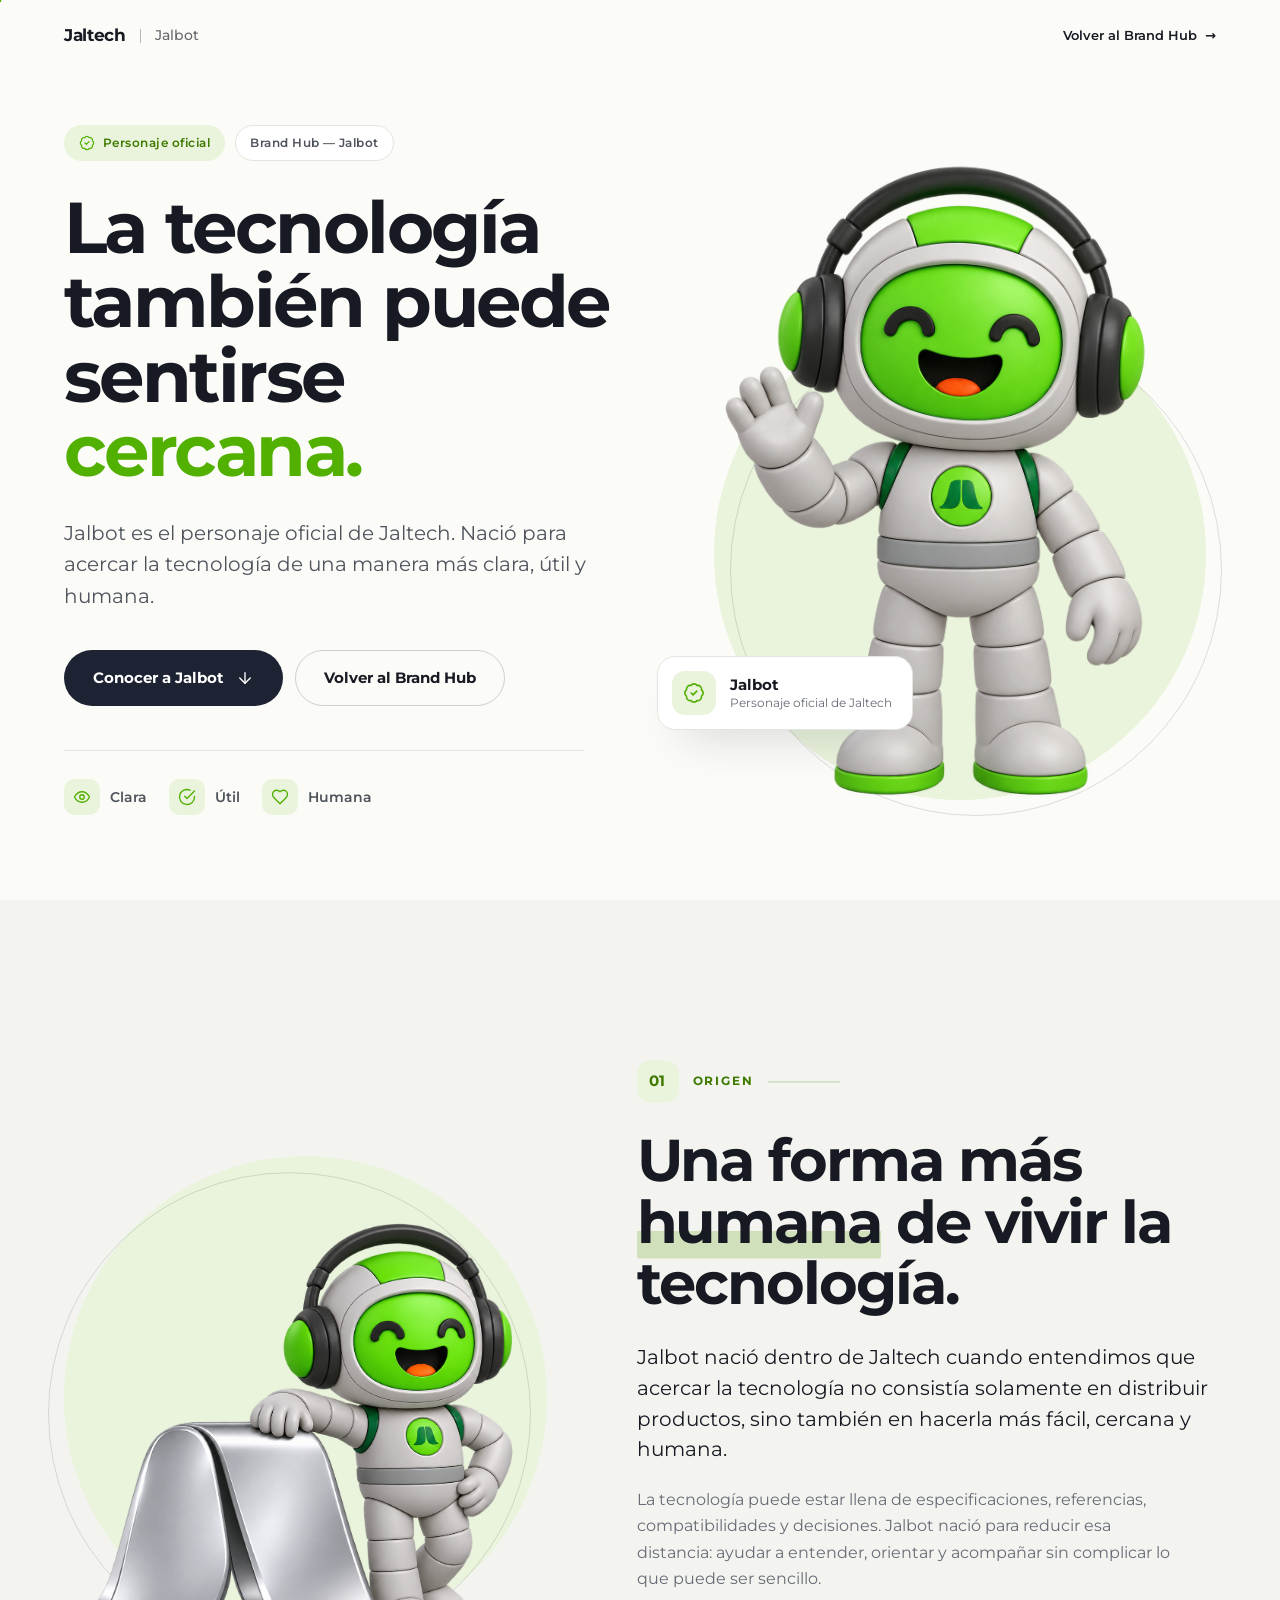
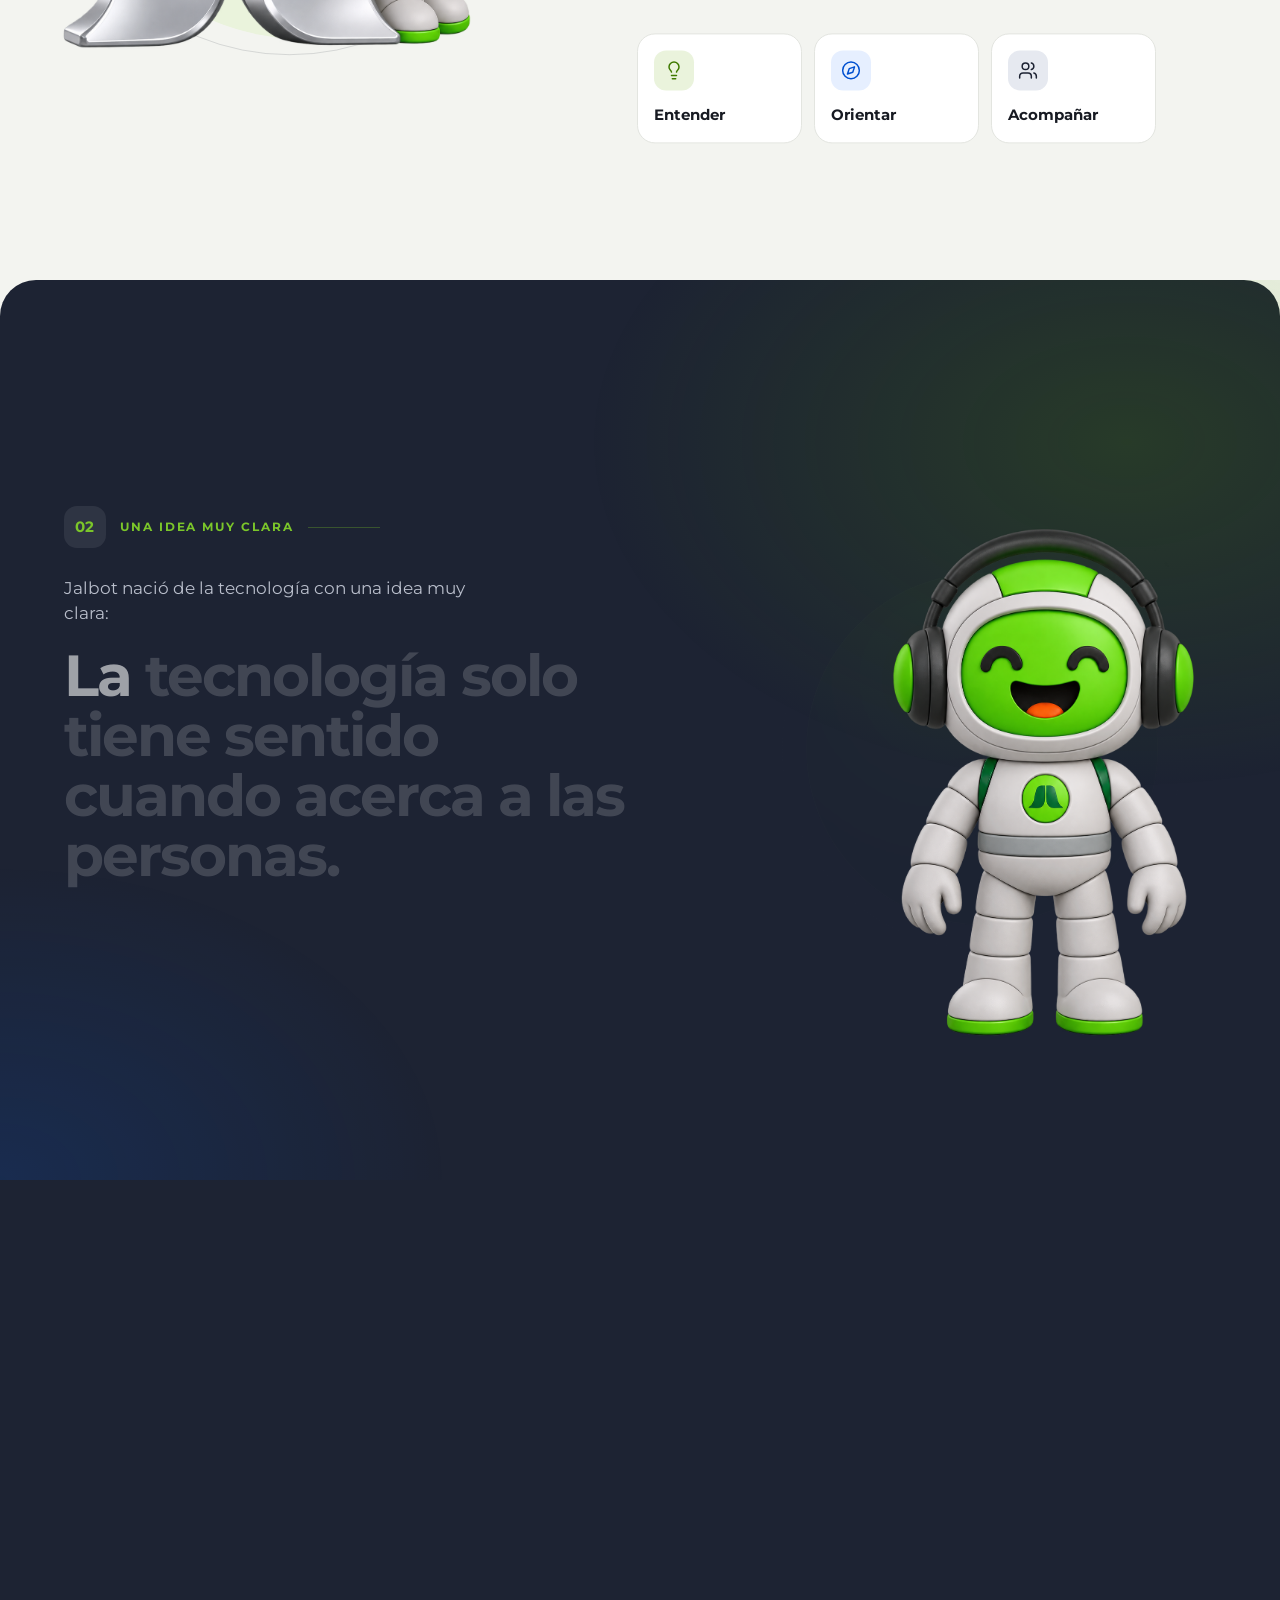
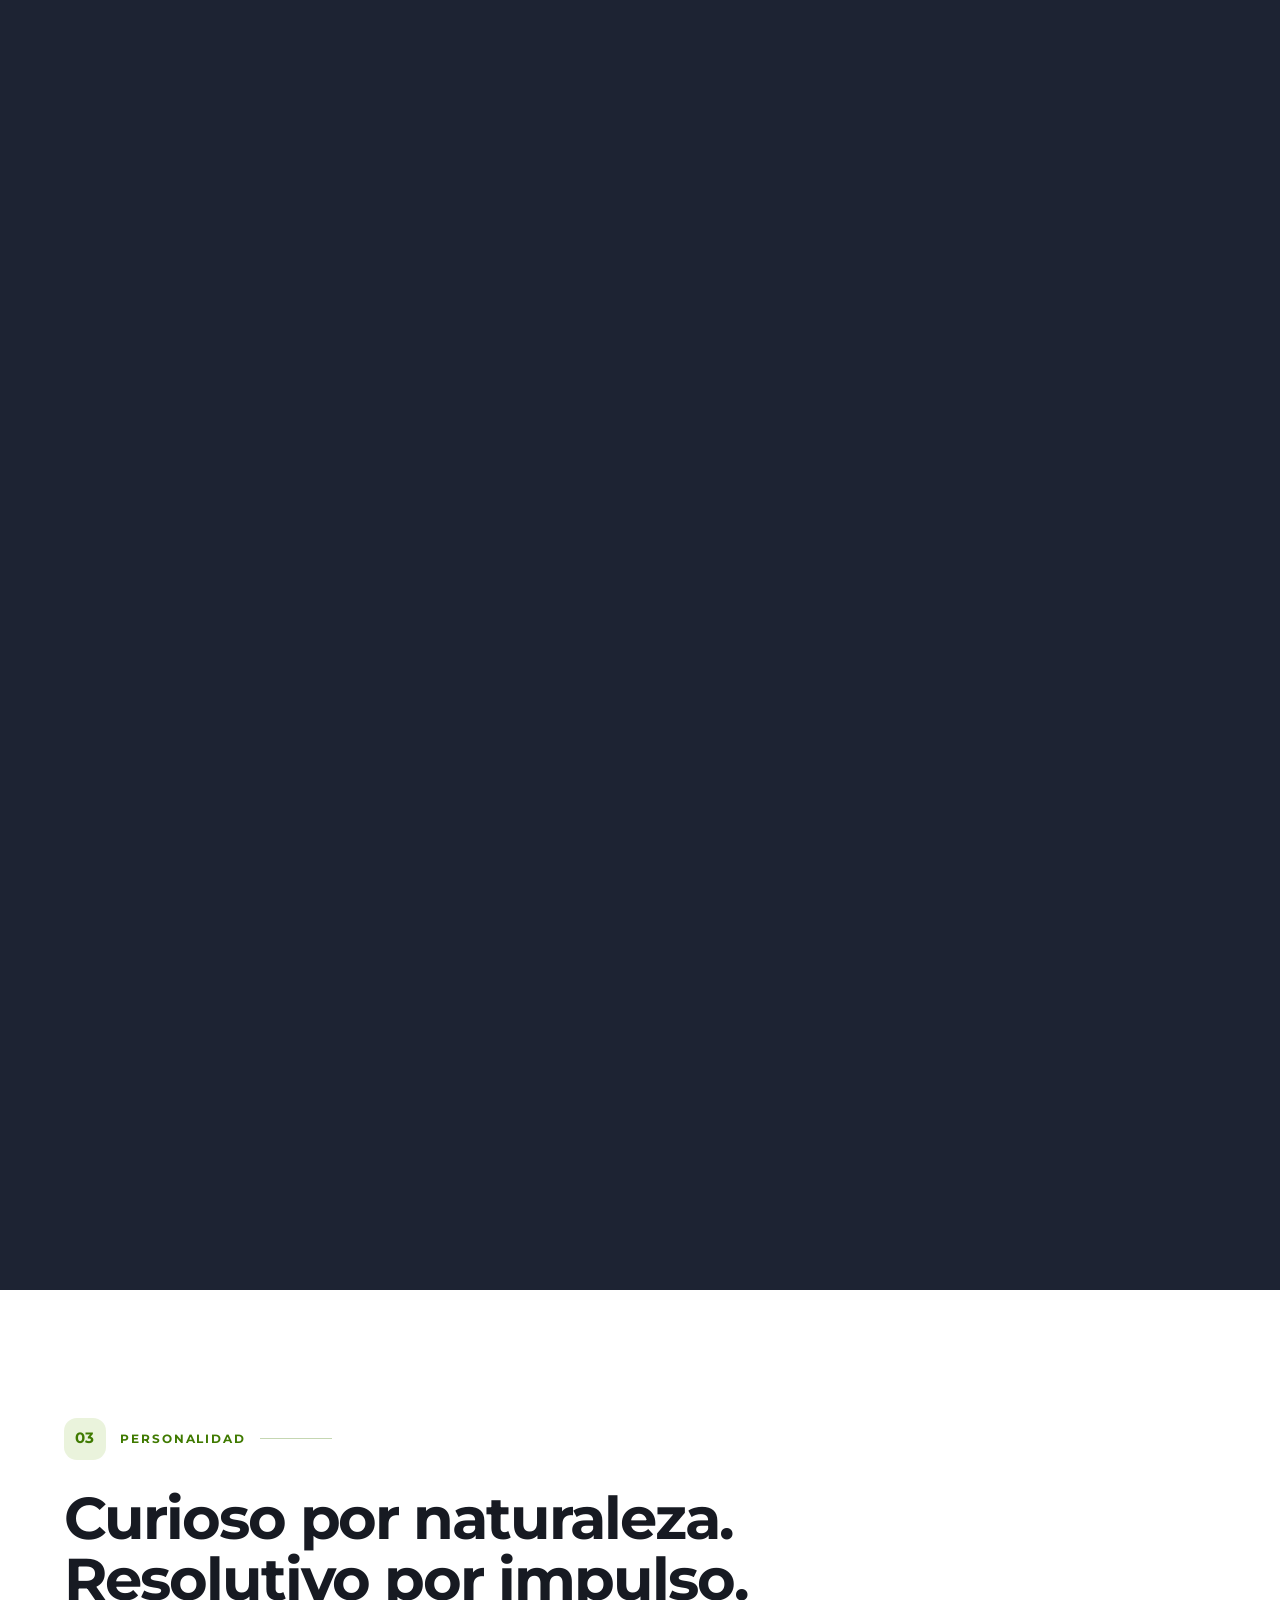
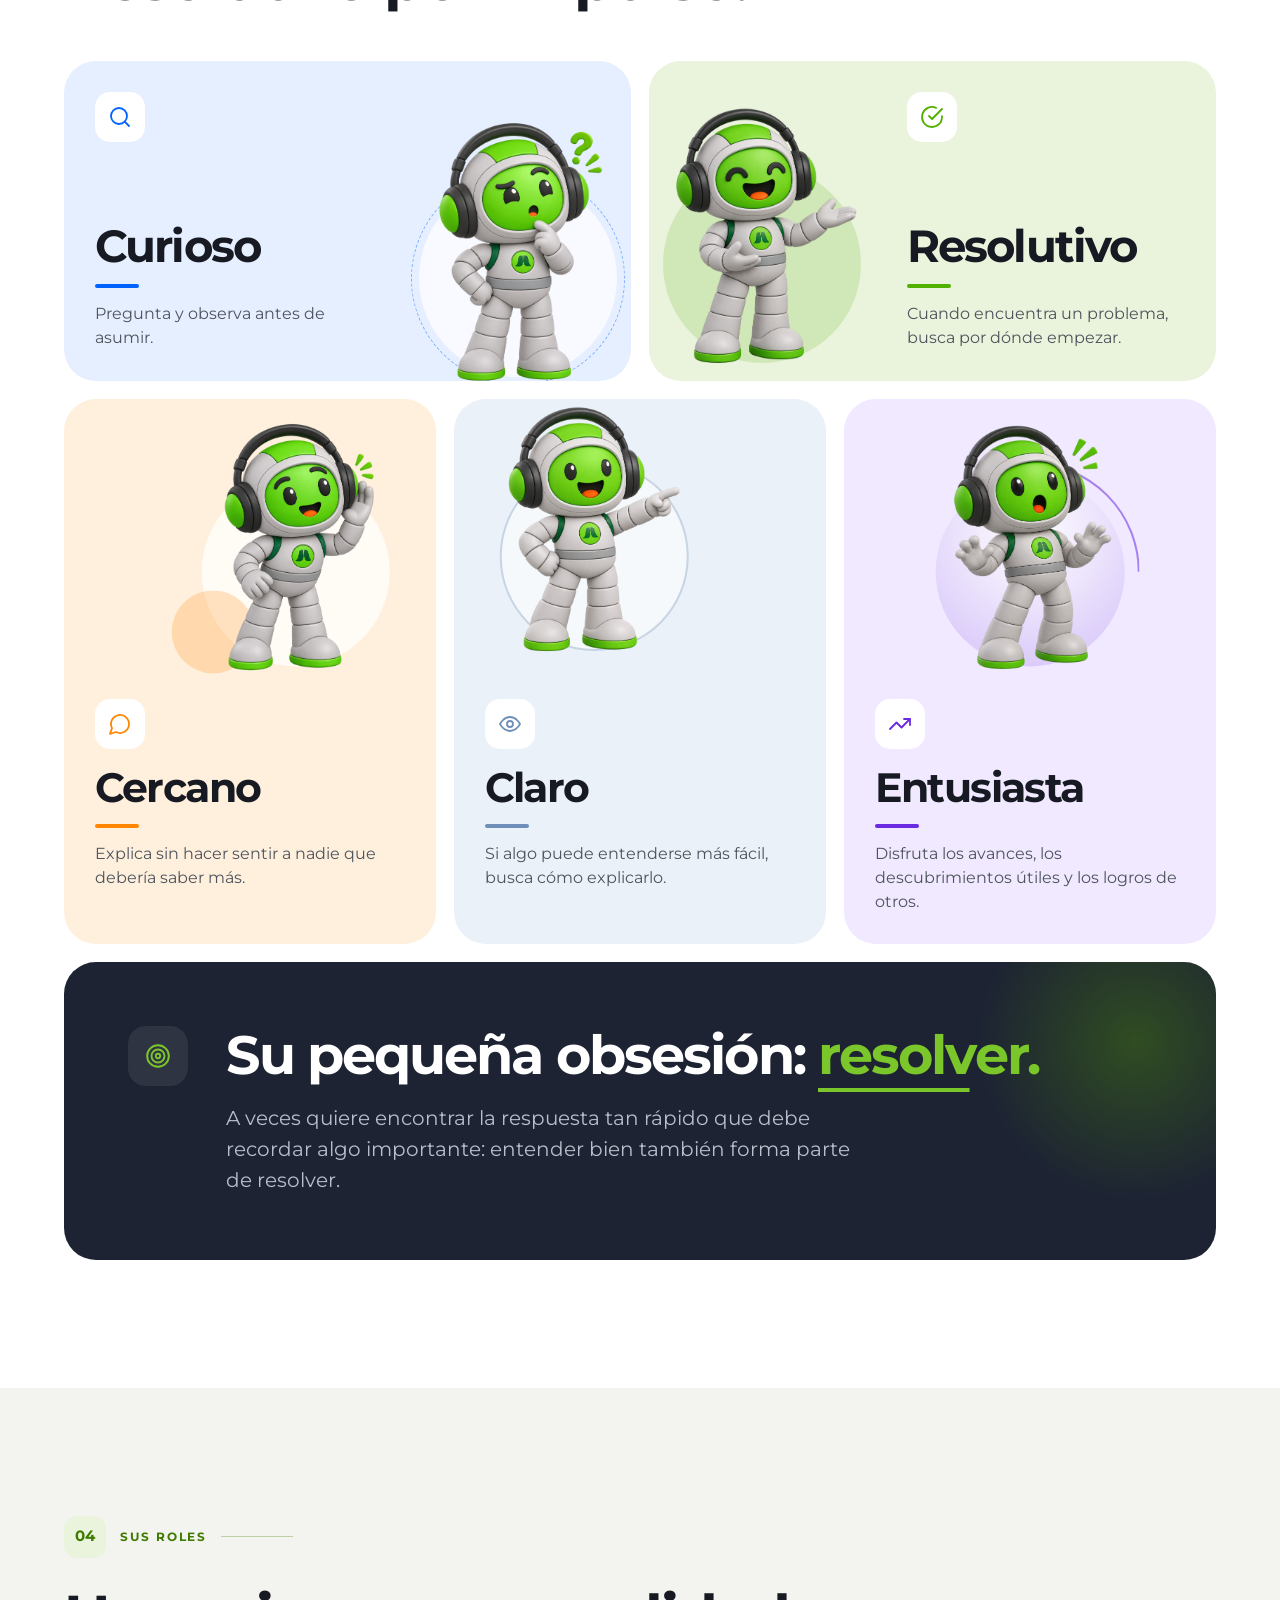
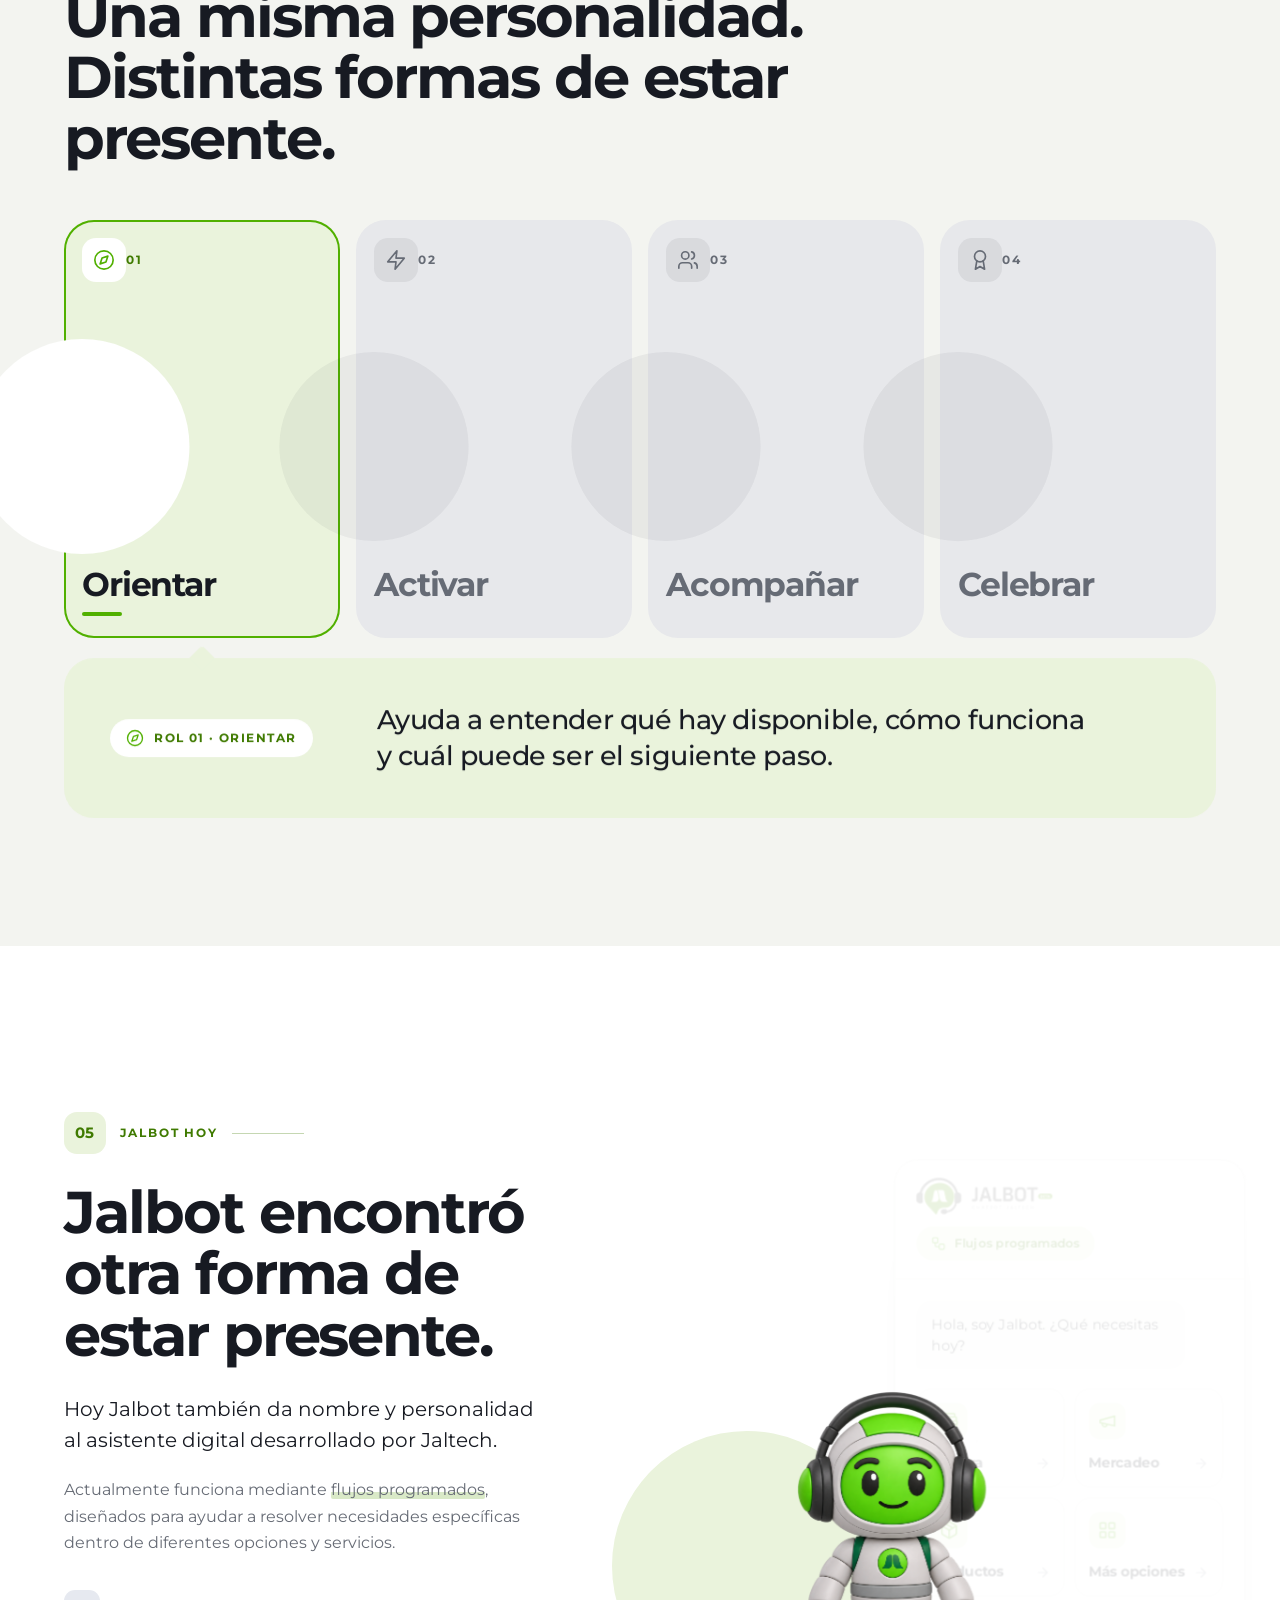
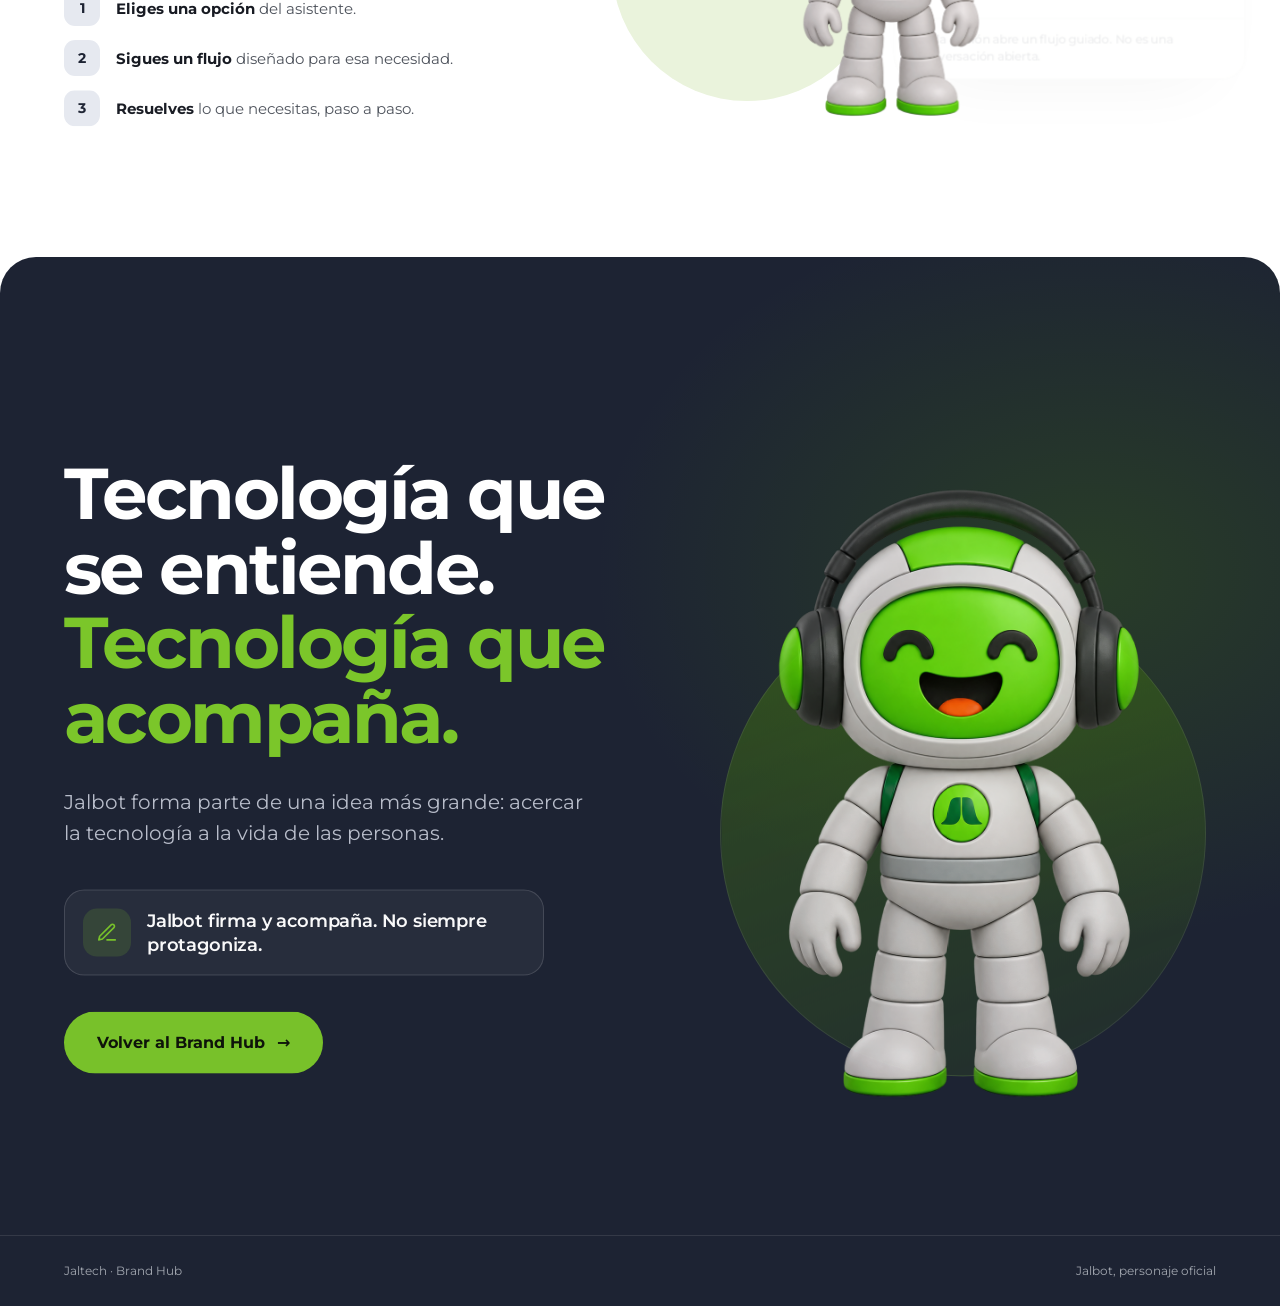
<file: jalbot/index.html>
<!DOCTYPE html>
<html lang="es">
<head>
<meta charset="utf-8">
<meta name="viewport" content="width=device-width, initial-scale=1">
<title>Jalbot — Brand Hub Jaltech</title>
<meta name="description" content="Jalbot es el personaje oficial de Jaltech. Nació para acercar la tecnología de una manera más clara, útil y humana.">
<meta property="og:title" content="Jalbot — Brand Hub Jaltech">
<meta property="og:description" content="La tecnología también puede sentirse cercana.">
<meta property="og:image" content="/assets/jalbot/neutral-corporativo.png">
<meta name="theme-color" content="#FBFBF8">
<link rel="preload" href="/jalbot/fonts/montserrat-latin-wght-normal.woff2" as="font" type="font/woff2" crossorigin>
<link rel="stylesheet" href="/jalbot/css/style.css">
</head>
<body>

<div class="progress" aria-hidden="true"></div>

<!-- ============ NAV ============ -->
<header class="nav" id="nav">
  <a class="nav-brand" href="#top" aria-label="Ir al inicio">
    <span class="nav-logo">Jaltech</span>
    <span class="nav-sep" aria-hidden="true"></span>
    <span class="nav-sub">Jalbot</span>
  </a>
  <a class="nav-link" href="/" data-brand-hub>Volver al Brand Hub <span aria-hidden="true">→</span></a>
</header>

<main>

<!-- ============ 1. HERO · saludando ============ -->
<section class="hero" id="top">
  <div class="container hero-grid">
    <div class="hero-copy">
      <div class="pill-row" data-hero="fade">
        <span class="pill pill-green"><svg class="ic" width="16" height="16" viewBox="0 0 24 24" fill="none" stroke="currentColor" stroke-width="1.8" stroke-linecap="round" stroke-linejoin="round" aria-hidden="true" focusable="false"><path d="M3.85 8.62a4 4 0 0 1 4.78-4.77 4 4 0 0 1 6.74 0 4 4 0 0 1 4.78 4.78 4 4 0 0 1 0 6.74 4 4 0 0 1-4.77 4.78 4 4 0 0 1-6.75 0 4 4 0 0 1-4.78-4.77 4 4 0 0 1 0-6.76Z"/><path d="m9 12 2 2 4-4"/></svg>Personaje oficial</span>
        <span class="pill">Brand Hub — Jalbot</span>
      </div>
      <h1 class="display hero-title" data-split-hero>La tecnología también puede sentirse <span class="accent">cercana.</span></h1>
      <p class="lead" data-hero="fade">Jalbot es el personaje oficial de Jaltech. Nació para acercar la tecnología de una manera más clara, útil y humana.</p>
      <div class="hero-cta" data-hero="fade">
        <a class="btn btn-dark" href="#origen">Conocer a Jalbot <svg class="ic" width="18" height="18" viewBox="0 0 24 24" fill="none" stroke="currentColor" stroke-width="1.8" stroke-linecap="round" stroke-linejoin="round" aria-hidden="true" focusable="false"><path d="M12 5v14"/><path d="m19 12-7 7-7-7"/></svg></a>
        <a class="btn btn-ghost" href="/" data-brand-hub>Volver al Brand Hub</a>
      </div>
      <ul class="chips" data-hero="fade">
        <li class="chip"><i><svg class="ic" width="18" height="18" viewBox="0 0 24 24" fill="none" stroke="currentColor" stroke-width="1.8" stroke-linecap="round" stroke-linejoin="round" aria-hidden="true" focusable="false"><path d="M2 12s3.5-7 10-7 10 7 10 7-3.5 7-10 7S2 12 2 12Z"/><circle cx="12" cy="12" r="3"/></svg></i>Clara</li>
        <li class="chip"><i><svg class="ic" width="18" height="18" viewBox="0 0 24 24" fill="none" stroke="currentColor" stroke-width="1.8" stroke-linecap="round" stroke-linejoin="round" aria-hidden="true" focusable="false"><path d="M22 11.08V12a10 10 0 1 1-5.93-9.14"/><polyline points="22 4 12 14.01 9 11.01"/></svg></i>Útil</li>
        <li class="chip"><i><svg class="ic" width="18" height="18" viewBox="0 0 24 24" fill="none" stroke="currentColor" stroke-width="1.8" stroke-linecap="round" stroke-linejoin="round" aria-hidden="true" focusable="false"><path d="M19 14c1.49-1.46 3-3.21 3-5.5A5.5 5.5 0 0 0 16.5 3c-1.76 0-3 .5-4.5 2-1.5-1.5-2.74-2-4.5-2A5.5 5.5 0 0 0 2 8.5c0 2.3 1.5 4.05 3 5.5l7 7Z"/></svg></i>Humana</li>
      </ul>
    </div>

    <div class="hero-visual">
      <div class="deco hero-shape" data-parallax="-0.15" aria-hidden="true"></div>
      <div class="px" data-parallax="-0.3">
        <div class="float">
          <picture>
            <img class="jb jb-hero" src="/assets/jalbot/jalbot-saludando.png" width="1086" height="1448" alt="Jalbot de pie, en pose neutral y sonriente">
          </picture>
        </div>
      </div>
      <div class="hero-card-wrap" data-parallax="0.35">
        <div class="hero-card" data-hero="fade">
          <i><svg class="ic" width="22" height="22" viewBox="0 0 24 24" fill="none" stroke="currentColor" stroke-width="1.8" stroke-linecap="round" stroke-linejoin="round" aria-hidden="true" focusable="false"><path d="M3.85 8.62a4 4 0 0 1 4.78-4.77 4 4 0 0 1 6.74 0 4 4 0 0 1 4.78 4.78 4 4 0 0 1 0 6.74 4 4 0 0 1-4.77 4.78 4 4 0 0 1-6.75 0 4 4 0 0 1-4.78-4.77 4 4 0 0 1 0-6.76Z"/><path d="m9 12 2 2 4-4"/></svg></i>
          <span><strong>Jalbot</strong><small>Personaje oficial de Jaltech</small></span>
        </div>
      </div>
    </div>
  </div>
</section>

<!-- ============ 2. ORIGEN · isotipo en círculo ============ -->
<section class="origin section tone-mist" id="origen">
  <div class="container origin-grid">
    <div class="origin-visual">
      <div class="deco origin-circle" data-parallax="-0.14" aria-hidden="true"></div>
      <div class="px" data-parallax="0.3">
        <img class="jb-origin" src="/assets/jalbot/jalbot-isotipo.webp" width="1371" height="1147" alt="Jalbot apoyado sobre el isotipo de Jaltech" loading="lazy">
      </div>
    </div>

    <div class="origin-copy" data-parallax="-0.08">
      <p class="eyebrow" data-reveal aria-label="01 — ORIGEN"><span class="eb-num" aria-hidden="true">01</span><span class="eb-label" aria-hidden="true">Origen</span><span class="eb-line" aria-hidden="true"></span></p>
      <h2 class="display h2" data-split>Una forma más <span class="hl">humana</span> de vivir la tecnología.</h2>
      <p class="body-lg" data-reveal>Jalbot nació dentro de Jaltech cuando entendimos que acercar la tecnología no consistía solamente en distribuir productos, sino también en hacerla más fácil, cercana y humana.</p>
      <p class="body-md muted" data-reveal>La tecnología puede estar llena de especificaciones, referencias, compatibilidades y decisiones. Jalbot nació para reducir esa distancia: ayudar a entender, orientar y acompañar sin complicar lo que puede ser sencillo.</p>
      <ul class="minis" data-stagger>
        <li class="mini" style="--c:#3F7A00;--t:#EAF3DC"><i><svg class="ic" width="20" height="20" viewBox="0 0 24 24" fill="none" stroke="currentColor" stroke-width="1.8" stroke-linecap="round" stroke-linejoin="round" aria-hidden="true" focusable="false"><path d="M15 14c.2-1 .7-1.7 1.5-2.5 1-.9 1.5-2.2 1.5-3.5A6 6 0 0 0 6 8c0 1 .2 2.2 1.5 3.5.7.7 1.3 1.5 1.5 2.5"/><path d="M9 18h6"/><path d="M10 22h4"/></svg></i>Entender</li>
        <li class="mini" style="--c:#0050D0;--t:#E6EFFF"><i><svg class="ic" width="20" height="20" viewBox="0 0 24 24" fill="none" stroke="currentColor" stroke-width="1.8" stroke-linecap="round" stroke-linejoin="round" aria-hidden="true" focusable="false"><circle cx="12" cy="12" r="10"/><polygon points="16.24 7.76 14.12 14.12 7.76 16.24 9.88 9.88 16.24 7.76"/></svg></i>Orientar</li>
        <li class="mini" style="--c:#1D2333;--t:#E6E9F0"><i><svg class="ic" width="20" height="20" viewBox="0 0 24 24" fill="none" stroke="currentColor" stroke-width="1.8" stroke-linecap="round" stroke-linejoin="round" aria-hidden="true" focusable="false"><path d="M16 21v-2a4 4 0 0 0-4-4H6a4 4 0 0 0-4 4v2"/><circle cx="9" cy="7" r="4"/><path d="M22 21v-2a4 4 0 0 0-3-3.87"/><path d="M16 3.13a4 4 0 0 1 0 7.75"/></svg></i>Acompañar</li>
      </ul>
    </div>
  </div>
</section>

<!-- ============ 3. CREENCIA · neutral ============ -->
<section class="belief tone-dark" id="creencia" data-nav-dark>
  <div class="belief-track">
    <div class="belief-stick">
      <div class="container belief-grid">
        <div class="belief-copy">
          <p class="eyebrow on-dark" aria-label="02 — UNA IDEA MUY CLARA"><span class="eb-num" aria-hidden="true">02</span><span class="eb-label" aria-hidden="true">Una idea muy clara</span><span class="eb-line" aria-hidden="true"></span></p>
          <p class="belief-pre">Jalbot nació de la tecnología con una idea muy clara:</p>
          <h2 class="display belief-title" data-scrub-words>La tecnología solo tiene sentido cuando acerca a las personas.</h2>
          <p class="belief-post body-lg">Jalbot no busca demostrar cuánto sabe. Busca que quien está frente a él entienda qué puede hacer, encuentre una respuesta o quede más cerca de una solución.</p>
        </div>
        <div class="belief-visual">
          <div class="halo" aria-hidden="true"></div>
          <ul class="belief-pills">
            <li class="pill pill-dark bp1"><svg class="ic" width="16" height="16" viewBox="0 0 24 24" fill="none" stroke="currentColor" stroke-width="1.8" stroke-linecap="round" stroke-linejoin="round" aria-hidden="true" focusable="false"><path d="M15 14c.2-1 .7-1.7 1.5-2.5 1-.9 1.5-2.2 1.5-3.5A6 6 0 0 0 6 8c0 1 .2 2.2 1.5 3.5.7.7 1.3 1.5 1.5 2.5"/><path d="M9 18h6"/><path d="M10 22h4"/></svg>Cuéntame qué necesitas</li>
            <li class="pill pill-dark bp2"><svg class="ic" width="16" height="16" viewBox="0 0 24 24" fill="none" stroke="currentColor" stroke-width="1.8" stroke-linecap="round" stroke-linejoin="round" aria-hidden="true" focusable="false"><path d="M22 11.08V12a10 10 0 1 1-5.93-9.14"/><polyline points="22 4 12 14.01 9 11.01"/></svg>Miremos la mejor opción</li>
            <li class="pill pill-dark bp3"><svg class="ic" width="16" height="16" viewBox="0 0 24 24" fill="none" stroke="currentColor" stroke-width="1.8" stroke-linecap="round" stroke-linejoin="round" aria-hidden="true" focusable="false"><circle cx="12" cy="12" r="10"/><circle cx="12" cy="12" r="6"/><circle cx="12" cy="12" r="2"/></svg>Sigamos al siguiente paso</li>
          </ul>
          <div class="px belief-px">
            <picture>
              <img class="jb jb-belief" src="/assets/jalbot/neutral-corporativo.png" width="1086" height="1448" alt="Jalbot de pie, en pose neutral y sonriente" loading="lazy">
            </picture>
          </div>
        </div>
      </div>
    </div>
  </div>
</section>

<!-- ============ 4. PERSONALIDAD · mosaico editorial ============ -->
<section class="personality" id="personalidad">
  <div class="container">
    <div class="pers-head">
      <p class="eyebrow" data-reveal aria-label="03 — PERSONALIDAD"><span class="eb-num" aria-hidden="true">03</span><span class="eb-label" aria-hidden="true">Personalidad</span><span class="eb-line" aria-hidden="true"><span class="t-num" aria-hidden="true" style="display:none;">01</span></span></p>
      <h2 class="display h2 wide" data-split>Curioso por naturaleza. Resolutivo por impulso.</h2>
    </div>

    <div class="mosaic">
      <article class="tcard wide t1" data-tcard style="--a:#0063FE;--at:#0050D0;--t:#E6EFFF">
        <div class="tcard-copy">
          <div class="t-top"><span class="t-ico"><svg class="ic" width="24" height="24" viewBox="0 0 24 24" fill="none" stroke="currentColor" stroke-width="1.8" stroke-linecap="round" stroke-linejoin="round" aria-hidden="true" focusable="false"><circle cx="11" cy="11" r="8"/><path d="m21 21-4.3-4.3"/></svg></span></div>
          <div class="t-text">
            <h3>Curioso</h3>
            <p>Pregunta y observa antes de asumir.</p>
          </div>
        </div>
        <div class="tcard-fig" data-parallax="0.1">
          <div class="t-stage">
            <span class="t-circle" aria-hidden="true"></span>
            <picture>
              <img class="jb" src="/assets/jalbot/pensando.png" width="1086" height="1448" alt="Jalbot pensando, con curiosidad" loading="lazy">
            </picture>
          </div>
        </div>
      </article>
      <article class="tcard wide rev t2" data-tcard style="--a:#51b000;--at:#3F7A00;--t:#EAF3DC">
        <div class="tcard-copy">
          <div class="t-top"><span class="t-ico"><svg class="ic" width="24" height="24" viewBox="0 0 24 24" fill="none" stroke="currentColor" stroke-width="1.8" stroke-linecap="round" stroke-linejoin="round" aria-hidden="true" focusable="false"><path d="M22 11.08V12a10 10 0 1 1-5.93-9.14"/><polyline points="22 4 12 14.01 9 11.01"/></svg></span><span class="t-num" aria-hidden="true" style="display:none;">02</span></div>
          <div class="t-text">
            <h3>Resolutivo</h3>
            <p>Cuando encuentra un problema, busca por dónde empezar.</p>
          </div>
        </div>
        <div class="tcard-fig" data-parallax="-0.1">
          <div class="t-stage">
            <span class="t-circle" aria-hidden="true"></span>
            <picture>
              <img class="jb" src="/assets/jalbot/presentando-explicando.png" width="1086" height="1448" alt="Jalbot presentando y explicando" loading="lazy">
            </picture>
          </div>
        </div>
      </article>
      <article class="tcard t3" data-tcard style="--a:#FF8600;--at:#B85500;--t:#FFF0DD">
        <div class="tcard-copy">
          <div class="t-top"><span class="t-ico"><svg class="ic" width="24" height="24" viewBox="0 0 24 24" fill="none" stroke="currentColor" stroke-width="1.8" stroke-linecap="round" stroke-linejoin="round" aria-hidden="true" focusable="false"><path d="M7.9 20A9 9 0 1 0 4 16.1L2 22Z"/></svg></span><span class="t-num" aria-hidden="true" style="display:none;">03</span></div>
          <div class="t-text">
            <h3>Cercano</h3>
            <p>Explica sin hacer sentir a nadie que debería saber más.</p>
          </div>
        </div>
        <div class="tcard-fig" data-parallax="0.12">
          <div class="t-stage">
            <span class="t-circle" aria-hidden="true"></span>
            <picture>
              <img class="jb" src="/assets/jalbot/escuchando.png" width="1086" height="1448" alt="Jalbot escuchando con atención, cercano" loading="lazy">
            </picture>
          </div>
        </div>
      </article>
      <article class="tcard t4" data-tcard style="--a:#6F8FB8;--at:#4F6D93;--t:#EAF1F8">
        <div class="tcard-copy">
          <div class="t-top"><span class="t-ico"><svg class="ic" width="24" height="24" viewBox="0 0 24 24" fill="none" stroke="currentColor" stroke-width="1.8" stroke-linecap="round" stroke-linejoin="round" aria-hidden="true" focusable="false"><path d="M2 12s3.5-7 10-7 10 7 10 7-3.5 7-10 7S2 12 2 12Z"/><circle cx="12" cy="12" r="3"/></svg></span><span class="t-num" aria-hidden="true" style="display:none;">04</span></div>
          <div class="t-text">
            <h3>Claro</h3>
            <p>Si algo puede entenderse más fácil, busca cómo explicarlo.</p>
          </div>
        </div>
        <div class="tcard-fig" data-parallax="-0.1">
          <div class="t-stage">
            <span class="t-circle" aria-hidden="true"></span>
            <picture>
              <img class="jb" src="/assets/jalbot/sen%CC%83alando.png" width="1086" height="1448" alt="Jalbot señalando con claridad" loading="lazy">
            </picture>
          </div>
        </div>
      </article>
      <article class="tcard t5" style="--a:#6A2AE1;--at:#5320B8;--t:#F0E9FF">
        <div class="tcard-copy">
          <div class="t-top"><span class="t-ico"><svg class="ic" width="24" height="24" viewBox="0 0 24 24" fill="none" stroke="currentColor" stroke-width="1.8" stroke-linecap="round" stroke-linejoin="round" aria-hidden="true" focusable="false"><polyline points="22 7 13.5 15.5 8.5 10.5 2 17"/><polyline points="16 7 22 7 22 13"/></svg></span><span class="t-num" aria-hidden="true" style="display:none;">05</span></div>
          <div class="t-text">
            <h3>Entusiasta</h3>
            <p>Disfruta los avances, los descubrimientos útiles y los logros de otros.</p>
          </div>
        </div>
        <div class="tcard-fig" data-parallax="0.12">
          <div class="t-stage">
            <span class="t-circle" aria-hidden="true"></span>
            <picture>
              <img class="jb" src="/assets/jalbot/sorprendido.png" width="1122" height="1402" alt="Jalbot sorprendido ante un descubrimiento útil" loading="lazy">
            </picture>
          </div>
        </div>
      </article>
    </div>

    <div class="obsession" data-reveal>
      <span class="obsession-ico"><svg class="ic" width="26" height="26" viewBox="0 0 24 24" fill="none" stroke="currentColor" stroke-width="1.8" stroke-linecap="round" stroke-linejoin="round" aria-hidden="true" focusable="false"><circle cx="12" cy="12" r="10"/><circle cx="12" cy="12" r="6"/><circle cx="12" cy="12" r="2"/></svg></span>
      <div>
        <h3 class="obsession-title">Su pequeña obsesión: <span class="underline">resolver.</span></h3>
        <p class="body-lg">A veces quiere encontrar la respuesta tan rápido que debe recordar algo importante: entender bien también forma parte de resolver.</p>
      </div>
    </div>
  </div>
</section>

<!-- ============ 5. ROLES · 4 paneles interactivos ============ -->
<section class="roles tone-mist" id="roles">
  <div class="container">
    <div class="roles-head">
      <p class="eyebrow" data-reveal aria-label="04 — SUS ROLES"><span class="eb-num" aria-hidden="true">04</span><span class="eb-label" aria-hidden="true">Sus roles</span><span class="eb-line" aria-hidden="true"></span></p>
      <h2 class="display h2 wide" data-split>Una misma personalidad. Distintas formas de estar presente.</h2>
    </div>

    <div class="role-board" data-roles>
      <div class="role-tabs" role="tablist" aria-label="Roles de Jalbot">
        <button class="role-panel is-active" type="button" role="tab" id="rtab-0" aria-controls="rtext-0" aria-selected="true" tabindex="0" style="--a:#51b000;--at:#3F7A00;--t:#EAF3DC">
          <span class="rp-top"><span class="rp-ico"><svg class="ic" width="22" height="22" viewBox="0 0 24 24" fill="none" stroke="currentColor" stroke-width="1.8" stroke-linecap="round" stroke-linejoin="round" aria-hidden="true" focusable="false"><circle cx="12" cy="12" r="10"/><polygon points="16.24 7.76 14.12 14.12 7.76 16.24 9.88 9.88 16.24 7.76"/></svg></span><span class="rp-num" aria-hidden="true">01</span></span>
          <span class="rp-fig">
            <span class="rp-circle" aria-hidden="true"></span>
            <picture class="base">
              <img class="jb" src="/assets/jalbot/orienta.png" width="1086" height="1448" alt="Jalbot señalando el camino" loading="lazy">
            </picture>
          </span>
          <span class="rp-name">Orientar</span>
        </button>
        <button class="role-panel" type="button" role="tab" id="rtab-1" aria-controls="rtext-1" aria-selected="false" tabindex="-1" style="--a:#FF8600;--at:#B85500;--t:#FFF0DD">
          <span class="rp-top"><span class="rp-ico"><svg class="ic" width="22" height="22" viewBox="0 0 24 24" fill="none" stroke="currentColor" stroke-width="1.8" stroke-linecap="round" stroke-linejoin="round" aria-hidden="true" focusable="false"><polygon points="13 2 3 14 12 14 11 22 21 10 12 10 13 2"/></svg></span><span class="rp-num" aria-hidden="true">02</span></span>
          <span class="rp-fig">
            <span class="rp-circle" aria-hidden="true"></span>
            <picture class="base">
              <img class="jb" src="/assets/jalbot/activa.png" width="1086" height="1448" alt="Jalbot presentando y explicando" loading="lazy">
            </picture>
          </span>
          <span class="rp-name">Activar</span>
        </button>
        <button class="role-panel" type="button" role="tab" id="rtab-2" aria-controls="rtext-2" aria-selected="false" tabindex="-1" style="--a:#0063FE;--at:#0050D0;--t:#E6EFFF">
          <span class="rp-top"><span class="rp-ico"><svg class="ic" width="22" height="22" viewBox="0 0 24 24" fill="none" stroke="currentColor" stroke-width="1.8" stroke-linecap="round" stroke-linejoin="round" aria-hidden="true" focusable="false"><path d="M16 21v-2a4 4 0 0 0-4-4H6a4 4 0 0 0-4 4v2"/><circle cx="9" cy="7" r="4"/><path d="M22 21v-2a4 4 0 0 0-3-3.87"/><path d="M16 3.13a4 4 0 0 1 0 7.75"/></svg></span><span class="rp-num" aria-hidden="true">03</span></span>
          <span class="rp-fig">
            <span class="rp-circle" aria-hidden="true"></span>
            <picture class="base">
              <img class="jb" src="/assets/jalbot/Acompan%CC%83ando.png" width="1122" height="1402" alt="Jalbot con los brazos abiertos, acompañando" loading="lazy">
            </picture>
          </span>
          <span class="rp-name">Acompañar</span>
        </button>
        <button class="role-panel" type="button" role="tab" id="rtab-3" aria-controls="rtext-3" aria-selected="false" tabindex="-1" style="--a:#FFBF15;--at:#8A6500;--t:#FFF4CC">
          <span class="rp-top"><span class="rp-ico"><svg class="ic" width="22" height="22" viewBox="0 0 24 24" fill="none" stroke="currentColor" stroke-width="1.8" stroke-linecap="round" stroke-linejoin="round" aria-hidden="true" focusable="false"><circle cx="12" cy="8" r="6"/><path d="M15.477 12.89 17 22l-5-3-5 3 1.523-9.11"/></svg></span><span class="rp-num" aria-hidden="true">04</span></span>
          <span class="rp-fig">
            <span class="rp-circle" aria-hidden="true"></span>
            <picture class="base">
              <img class="jb" src="/assets/jalbot/celebrando-sutil.png" width="1122" height="1402" alt="Jalbot celebrando con un puño en alto" loading="lazy">
            </picture>
            <picture class="peak">
              <img class="jb" src="/assets/jalbot/celebrando.png" width="1086" height="1448" alt="Jalbot celebrando con ambos puños en alto" loading="lazy">
            </picture>
          </span>
          <span class="rp-name">Celebrar</span>
        </button>
      </div>
      <div class="role-detail">
        <div class="role-text is-active" role="tabpanel" id="rtext-0" aria-labelledby="rtab-0" style="--a:#51b000;--at:#3F7A00;--t:#EAF3DC">
          <span class="rt-label"><svg class="ic" width="18" height="18" viewBox="0 0 24 24" fill="none" stroke="currentColor" stroke-width="1.8" stroke-linecap="round" stroke-linejoin="round" aria-hidden="true" focusable="false"><circle cx="12" cy="12" r="10"/><polygon points="16.24 7.76 14.12 14.12 7.76 16.24 9.88 9.88 16.24 7.76"/></svg>Rol 01 · Orientar</span>
          <p>Ayuda a entender qué hay disponible, cómo funciona y cuál puede ser el siguiente paso.</p>
        </div>
        <div class="role-text" role="tabpanel" id="rtext-1" aria-labelledby="rtab-1" style="--a:#FF8600;--at:#B85500;--t:#FFF0DD">
          <span class="rt-label"><svg class="ic" width="18" height="18" viewBox="0 0 24 24" fill="none" stroke="currentColor" stroke-width="1.8" stroke-linecap="round" stroke-linejoin="round" aria-hidden="true" focusable="false"><polygon points="13 2 3 14 12 14 11 22 21 10 12 10 13 2"/></svg>Rol 02 · Activar</span>
          <p>Convierte la orientación en acción: consultar, avanzar, pedir, explorar o comenzar.</p>
        </div>
        <div class="role-text" role="tabpanel" id="rtext-2" aria-labelledby="rtab-2" style="--a:#0063FE;--at:#0050D0;--t:#E6EFFF">
          <span class="rt-label"><svg class="ic" width="18" height="18" viewBox="0 0 24 24" fill="none" stroke="currentColor" stroke-width="1.8" stroke-linecap="round" stroke-linejoin="round" aria-hidden="true" focusable="false"><path d="M16 21v-2a4 4 0 0 0-4-4H6a4 4 0 0 0-4 4v2"/><circle cx="9" cy="7" r="4"/><path d="M22 21v-2a4 4 0 0 0-3-3.87"/><path d="M16 3.13a4 4 0 0 1 0 7.75"/></svg>Rol 03 · Acompañar</span>
          <p>Está presente durante el proceso sin presionar. Ayuda a avanzar con claridad y cercanía.</p>
        </div>
        <div class="role-text" role="tabpanel" id="rtext-3" aria-labelledby="rtab-3" style="--a:#FFBF15;--at:#8A6500;--t:#FFF4CC">
          <span class="rt-label"><svg class="ic" width="18" height="18" viewBox="0 0 24 24" fill="none" stroke="currentColor" stroke-width="1.8" stroke-linecap="round" stroke-linejoin="round" aria-hidden="true" focusable="false"><circle cx="12" cy="8" r="6"/><path d="M15.477 12.89 17 22l-5-3-5 3 1.523-9.11"/></svg>Rol 04 · Celebrar</span>
          <p>Reconoce los logros, avances, momentos especiales y victorias de las personas que lo rodean.</p>
        </div>
      </div>
    </div>
  </div>
</section>

<!-- ============ 6. JALBOT HOY · serio ============ -->
<section class="today section" id="hoy">
  <div class="container today-grid">
    <div class="today-copy">
      <p class="eyebrow" data-reveal aria-label="05 — JALBOT HOY"><span class="eb-num" aria-hidden="true">05</span><span class="eb-label" aria-hidden="true">Jalbot hoy</span><span class="eb-line" aria-hidden="true"></span></p>
      <h2 class="display h2" data-split>Jalbot encontró otra forma de estar presente.</h2>
      <p class="body-lg" data-reveal>Hoy Jalbot también da nombre y personalidad al asistente digital desarrollado por Jaltech.</p>
      <p class="body-md muted" data-reveal>Actualmente funciona mediante <span class="hl">flujos programados</span>, diseñados para ayudar a resolver necesidades específicas dentro de diferentes opciones y servicios.</p>
      <ol class="steps" data-stagger>
        <li class="step"><b>1</b><span><strong>Eliges una opción</strong> del asistente.</span></li>
        <li class="step"><b>2</b><span><strong>Sigues un flujo</strong> diseñado para esa necesidad.</span></li>
        <li class="step"><b>3</b><span><strong>Resuelves</strong> lo que necesitas, paso a paso.</span></li>
      </ol>
    </div>

    <div class="today-stage">
      <div class="today-halo" aria-hidden="true"></div>
      <div class="today-card" aria-label="Ilustración de la interfaz del asistente">
        <div class="card-top">
          <img class="chatbot-logo" src="/assets/jalbot/logo%20chatbot.png" alt="Jalbot Chatbot Jaltech">
          <span class="pill pill-green"><svg class="ic" width="16" height="16" viewBox="0 0 24 24" fill="none" stroke="currentColor" stroke-width="1.8" stroke-linecap="round" stroke-linejoin="round" aria-hidden="true" focusable="false"><rect width="8" height="8" x="3" y="3" rx="2"/><path d="M7 11v4a2 2 0 0 0 2 2h4"/><rect width="8" height="8" x="13" y="13" rx="2"/></svg>Flujos programados</span>
        </div>
        <div class="card-body">
          <p class="bubble">Hola, soy Jalbot. ¿Qué necesitas hoy?</p>
          <ul class="opts">
            <li><i><svg class="ic" width="20" height="20" viewBox="0 0 24 24" fill="none" stroke="currentColor" stroke-width="1.8" stroke-linecap="round" stroke-linejoin="round" aria-hidden="true" focusable="false"><path d="M19 7V4a1 1 0 0 0-1-1H5a2 2 0 0 0 0 4h15a1 1 0 0 1 1 1v4h-3a2 2 0 0 0 0 4h3a1 1 0 0 0 1-1v-2a1 1 0 0 0-1-1"/><path d="M3 5v14a2 2 0 0 0 2 2h15a1 1 0 0 0 1-1v-4"/></svg></i><span class="opt-row"><span>Cartera</span><svg class="ic" width="16" height="16" viewBox="0 0 24 24" fill="none" stroke="currentColor" stroke-width="1.8" stroke-linecap="round" stroke-linejoin="round" aria-hidden="true" focusable="false"><path d="M5 12h14"/><path d="m12 5 7 7-7 7"/></svg></span></li>
            <li><i><svg class="ic" width="20" height="20" viewBox="0 0 24 24" fill="none" stroke="currentColor" stroke-width="1.8" stroke-linecap="round" stroke-linejoin="round" aria-hidden="true" focusable="false"><path d="m3 11 18-5v12L3 14v-3z"/><path d="M11.6 16.8a3 3 0 1 1-5.8-1.6"/></svg></i><span class="opt-row"><span>Mercadeo</span><svg class="ic" width="16" height="16" viewBox="0 0 24 24" fill="none" stroke="currentColor" stroke-width="1.8" stroke-linecap="round" stroke-linejoin="round" aria-hidden="true" focusable="false"><path d="M5 12h14"/><path d="m12 5 7 7-7 7"/></svg></span></li>
            <li><i><svg class="ic" width="20" height="20" viewBox="0 0 24 24" fill="none" stroke="currentColor" stroke-width="1.8" stroke-linecap="round" stroke-linejoin="round" aria-hidden="true" focusable="false"><path d="m7.5 4.27 9 5.15"/><path d="M21 8a2 2 0 0 0-1-1.73l-7-4a2 2 0 0 0-2 0l-7 4A2 2 0 0 0 3 8v8a2 2 0 0 0 1 1.73l7 4a2 2 0 0 0 2 0l7-4A2 2 0 0 0 21 16Z"/><path d="m3.3 7 8.7 5 8.7-5"/><path d="M12 22V12"/></svg></i><span class="opt-row"><span>Productos</span><svg class="ic" width="16" height="16" viewBox="0 0 24 24" fill="none" stroke="currentColor" stroke-width="1.8" stroke-linecap="round" stroke-linejoin="round" aria-hidden="true" focusable="false"><path d="M5 12h14"/><path d="m12 5 7 7-7 7"/></svg></span></li>
            <li><i><svg class="ic" width="20" height="20" viewBox="0 0 24 24" fill="none" stroke="currentColor" stroke-width="1.8" stroke-linecap="round" stroke-linejoin="round" aria-hidden="true" focusable="false"><rect width="7" height="7" x="3" y="3" rx="1"/><rect width="7" height="7" x="14" y="3" rx="1"/><rect width="7" height="7" x="14" y="14" rx="1"/><rect width="7" height="7" x="3" y="14" rx="1"/></svg></i><span class="opt-row"><span>Más opciones</span><svg class="ic" width="16" height="16" viewBox="0 0 24 24" fill="none" stroke="currentColor" stroke-width="1.8" stroke-linecap="round" stroke-linejoin="round" aria-hidden="true" focusable="false"><path d="M5 12h14"/><path d="m12 5 7 7-7 7"/></svg></span></li>
          </ul>
        </div>
        <div class="card-foot">Cada opción abre un flujo guiado. No es una conversación abierta.</div>
      </div>

      <div class="today-jalbot">
        <picture>
          <img class="jb" src="/assets/jalbot/serio.png" width="1087" height="1447" alt="Jalbot de pie, con gesto sereno" loading="lazy">
        </picture>
      </div>
    </div>
  </div>
</section>

<!-- ============ 7. CIERRE · neutral-corporativo ============ -->
<section class="closing tone-dark" id="cierre" data-nav-dark>
  <div class="container closing-grid">
    <div class="closing-copy">
      <h2 class="display closing-title" data-split>Tecnología que se entiende.<br><span class="accent">Tecnología que acompaña.</span></h2>
      <p class="body-lg closing-text" data-reveal>Jalbot forma parte de una idea más grande: acercar la tecnología a la vida de las personas.</p>
      <div class="sign-card" data-reveal>
        <i><svg class="ic" width="22" height="22" viewBox="0 0 24 24" fill="none" stroke="currentColor" stroke-width="1.8" stroke-linecap="round" stroke-linejoin="round" aria-hidden="true" focusable="false"><path d="M12 20h9"/><path d="M16.5 3.5a2.121 2.121 0 0 1 3 3L7 19l-4 1 1-4Z"/></svg></i>
        <p>Jalbot firma y acompaña. No siempre protagoniza.</p>
      </div>
      <a class="btn btn-green" href="/" data-brand-hub data-reveal>Volver al Brand Hub <span aria-hidden="true">→</span></a>
    </div>
    <div class="closing-visual">
      <div class="deco closing-shape" data-parallax="-0.15" aria-hidden="true"></div>
      <div class="px" data-parallax="0.2">
        <picture>
          <img class="jb jb-closing" src="/assets/jalbot/neutral-corporativo.png" width="1086" height="1448" alt="Jalbot saludando con una sonrisa, cercano y amable" loading="lazy">
        </picture>
      </div>
    </div>
  </div>

  <footer class="footer">
    <div class="container footer-inner">
      <span>Jaltech · Brand Hub</span>
      <span>Jalbot, personaje oficial</span>
    </div>
  </footer>
</section>

</main>

<script src="/jalbot/vendor/gsap.min.js"></script>
<script src="/jalbot/vendor/ScrollTrigger.min.js"></script>
<script src="/jalbot/js/main.js"></script>
</body>
</html>
</file>
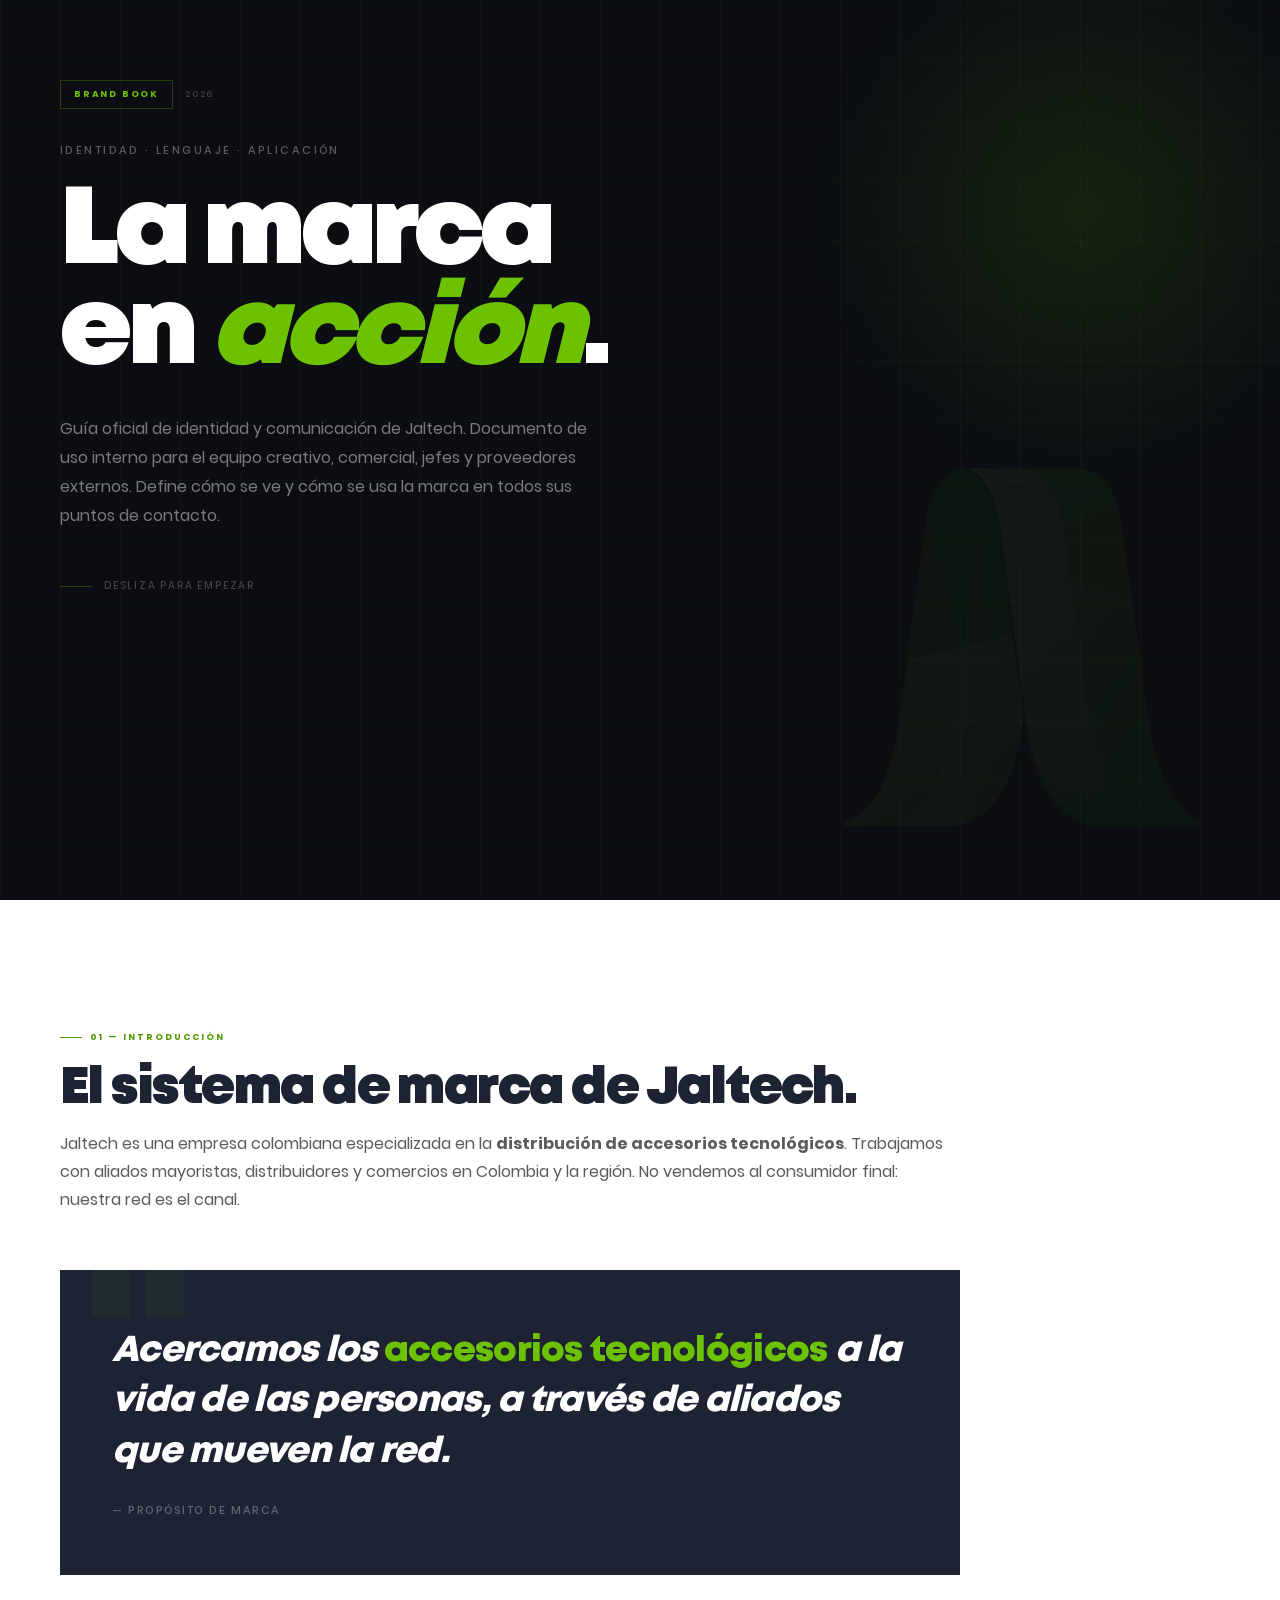
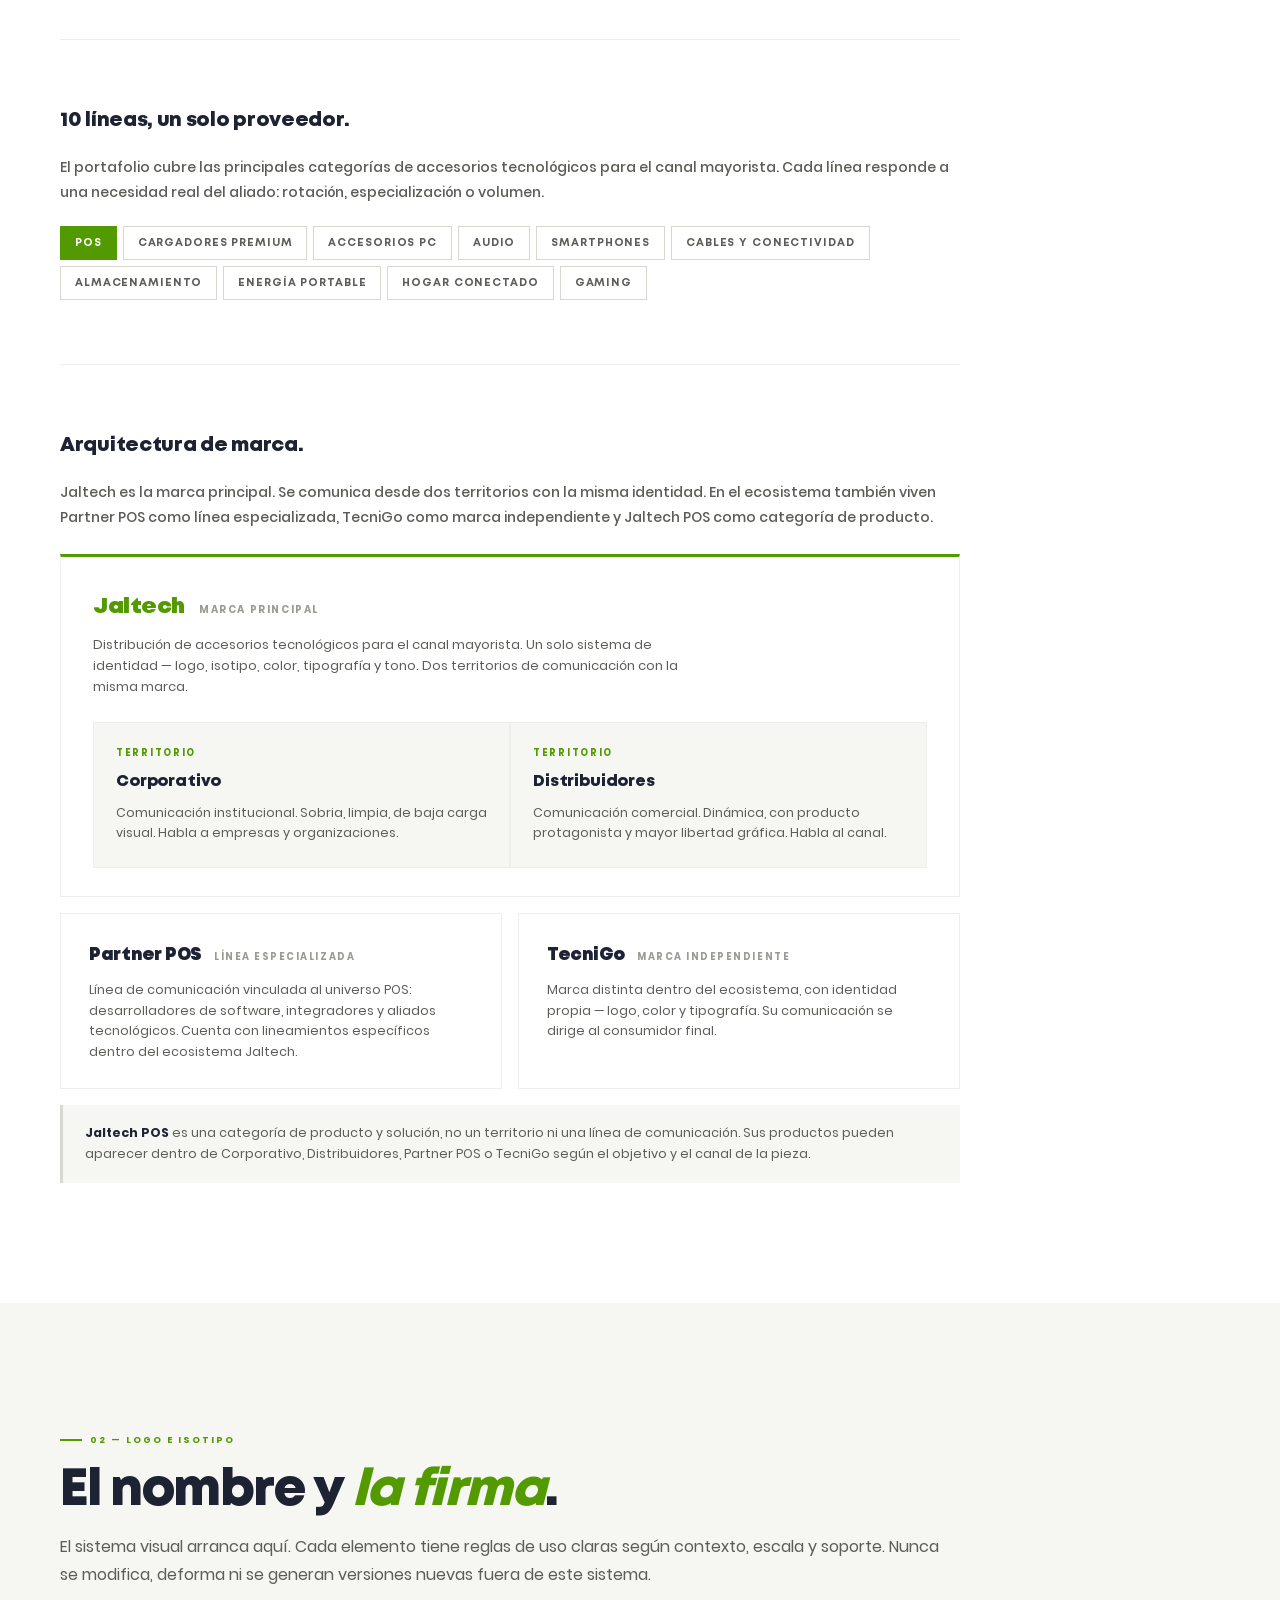
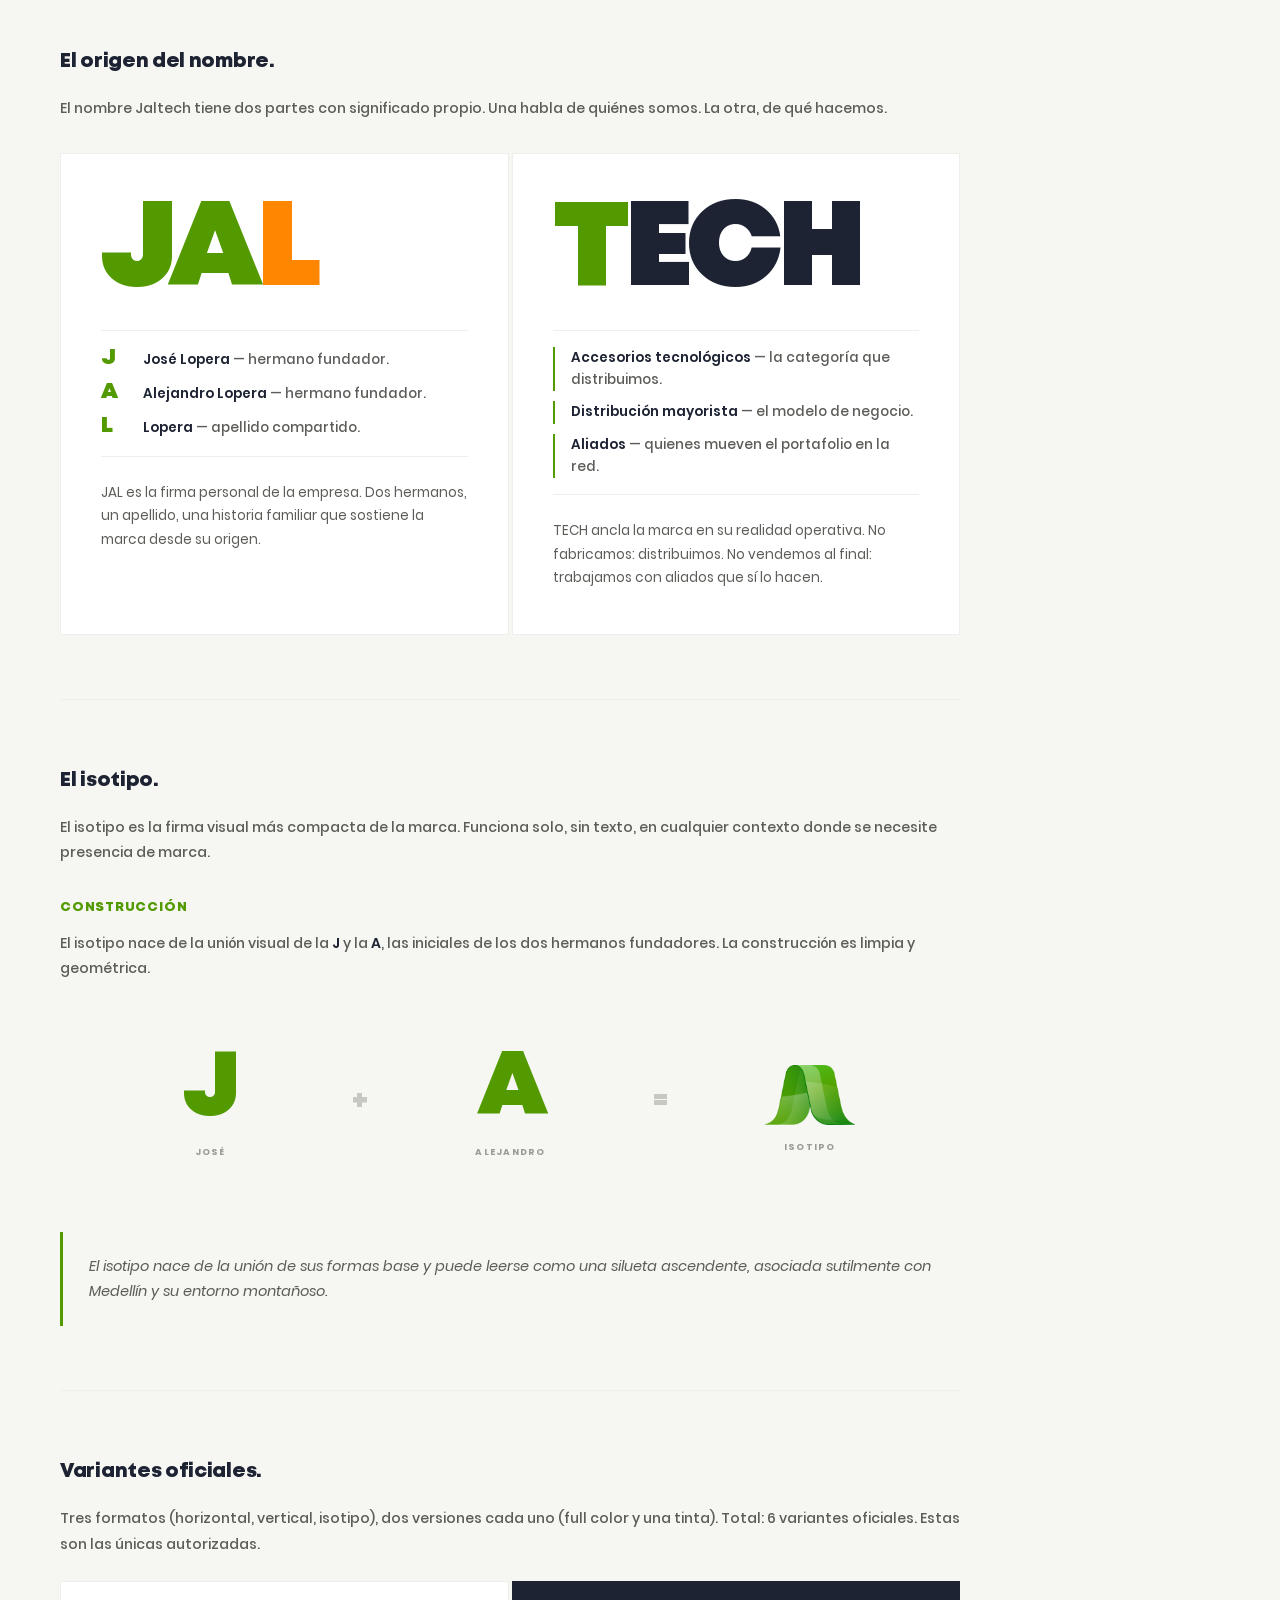
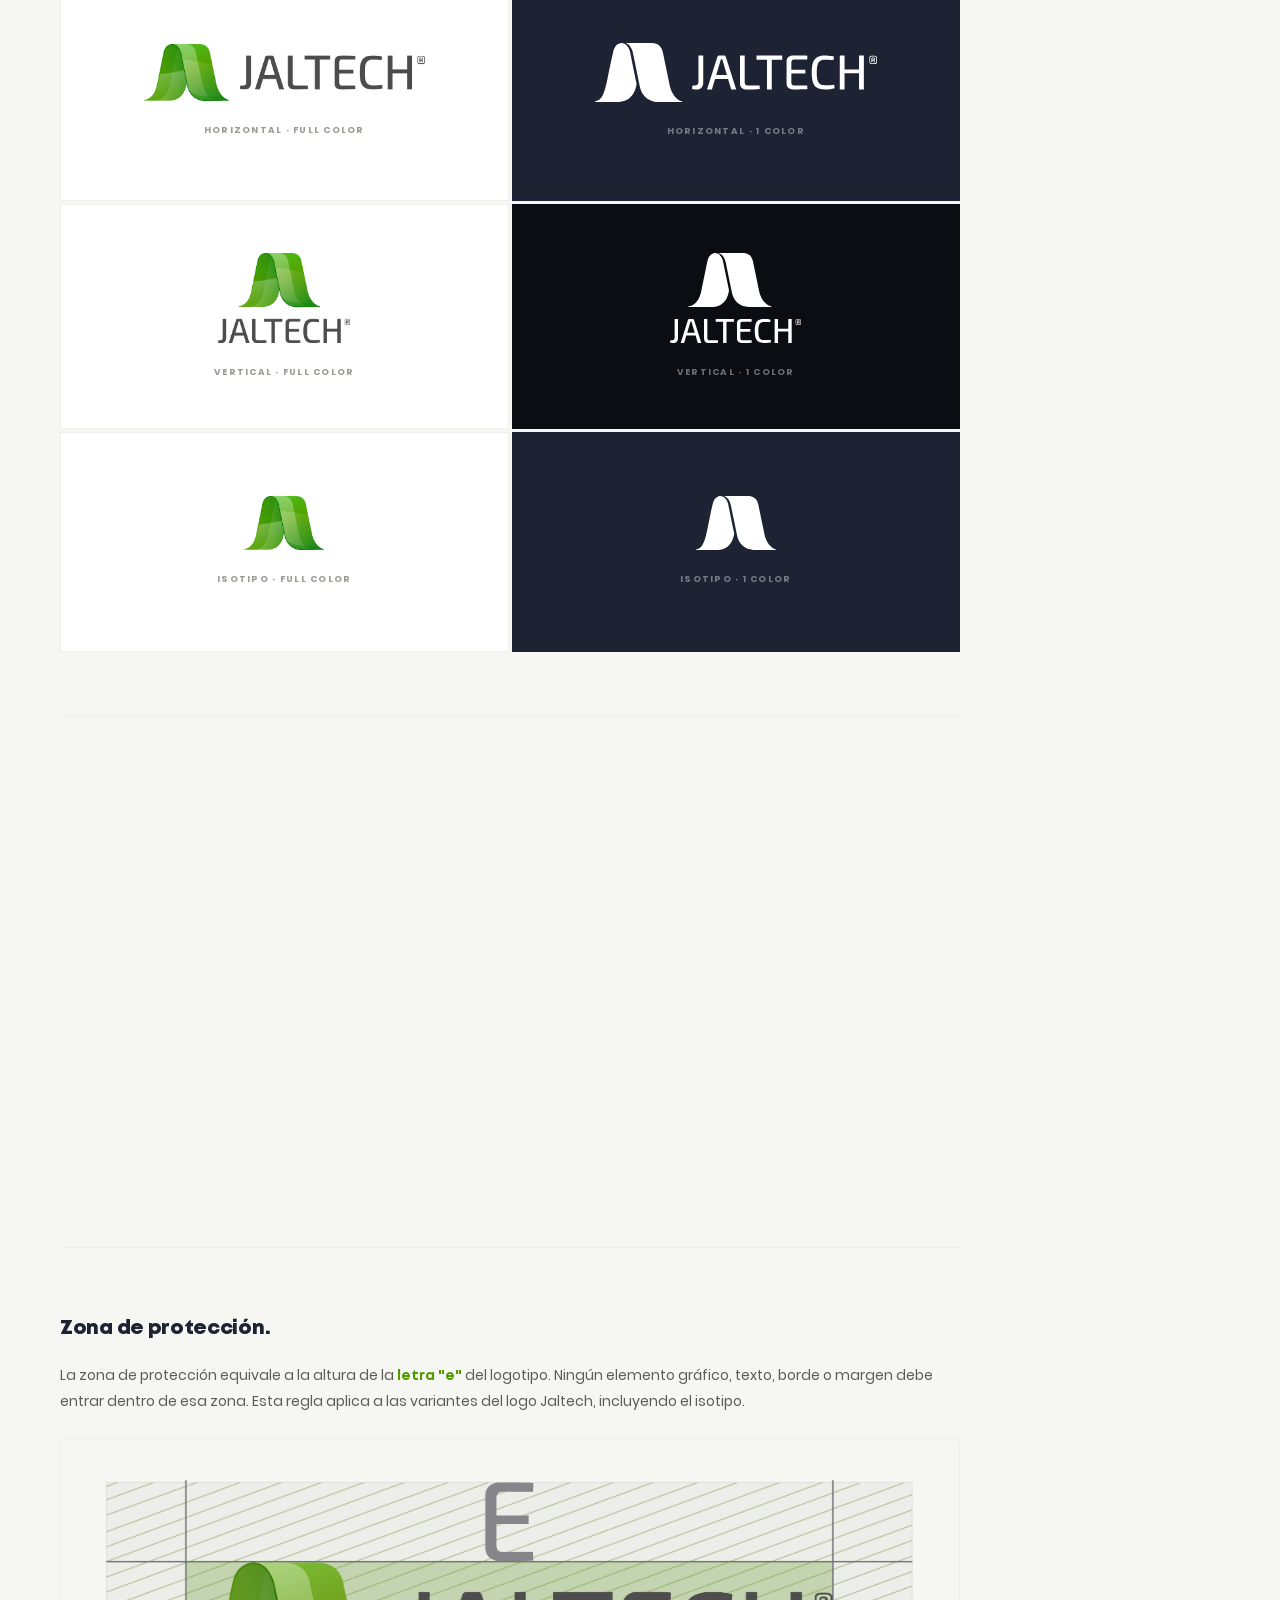
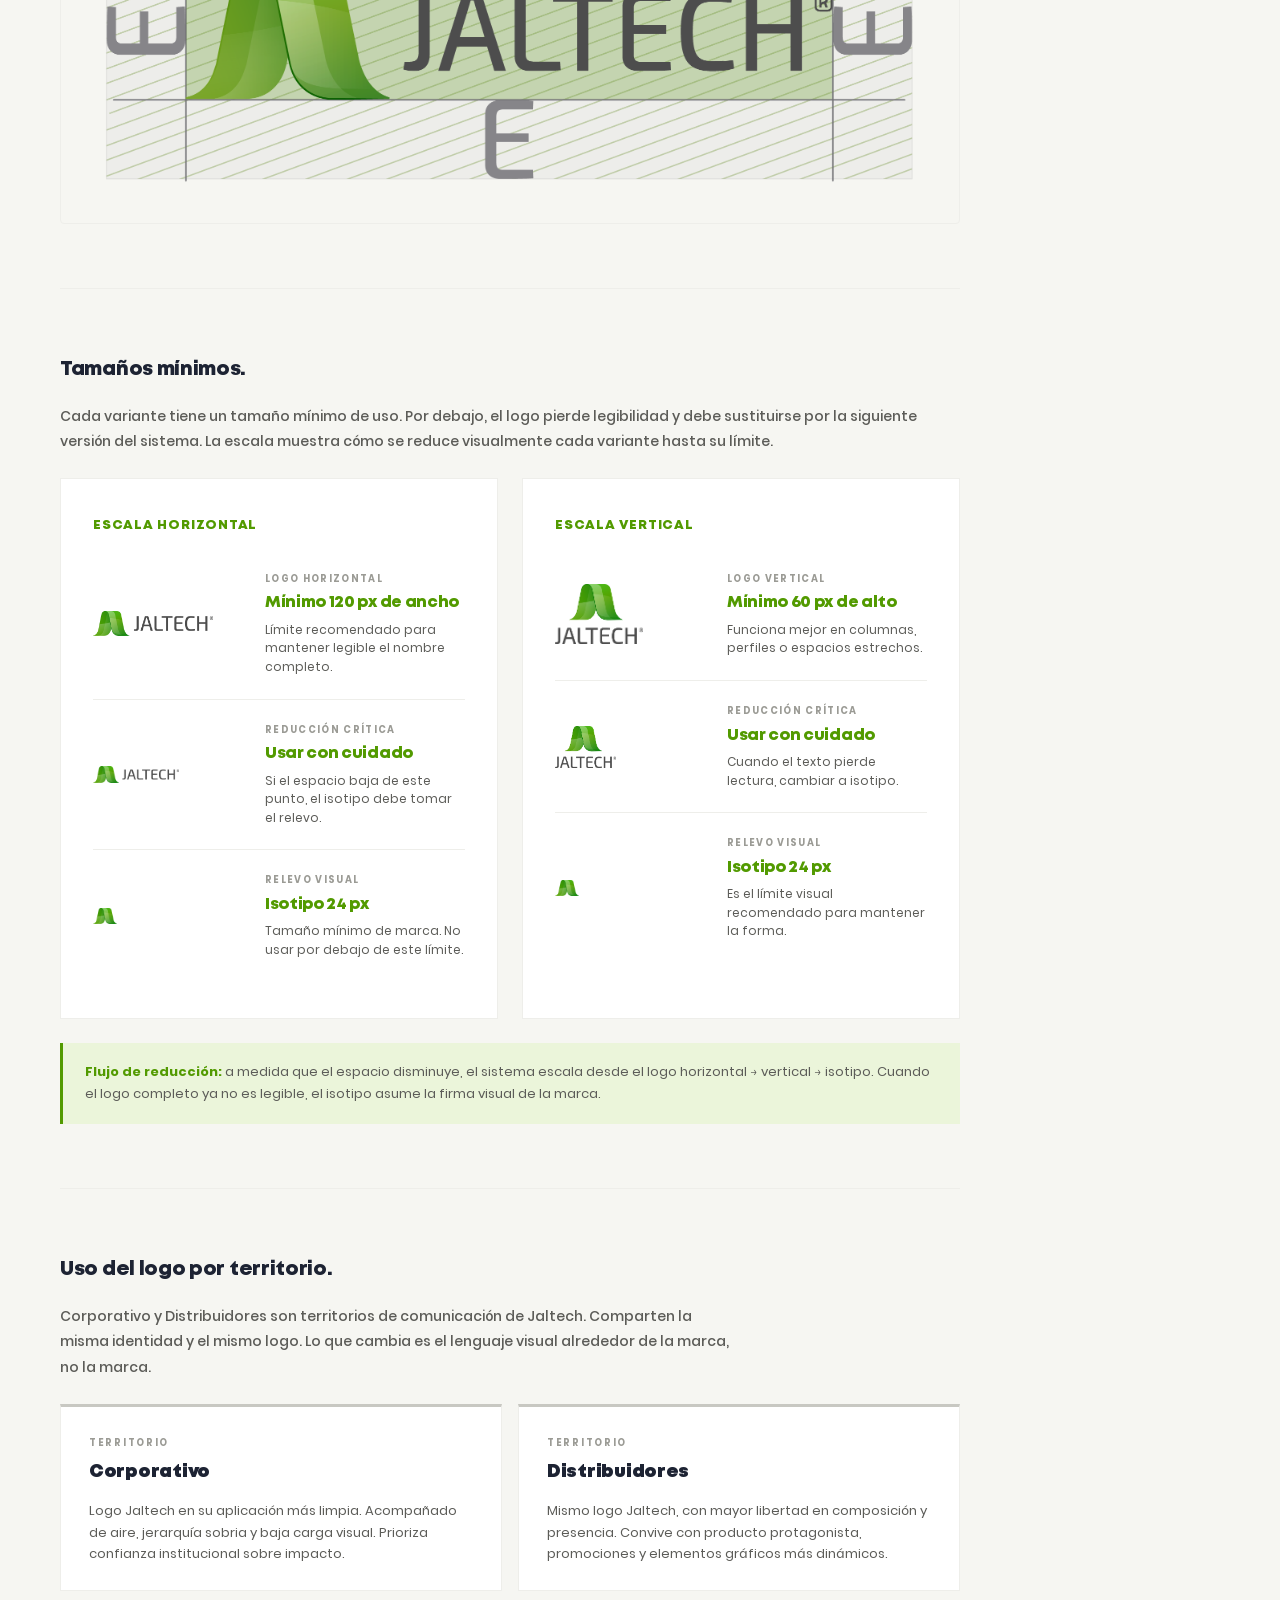
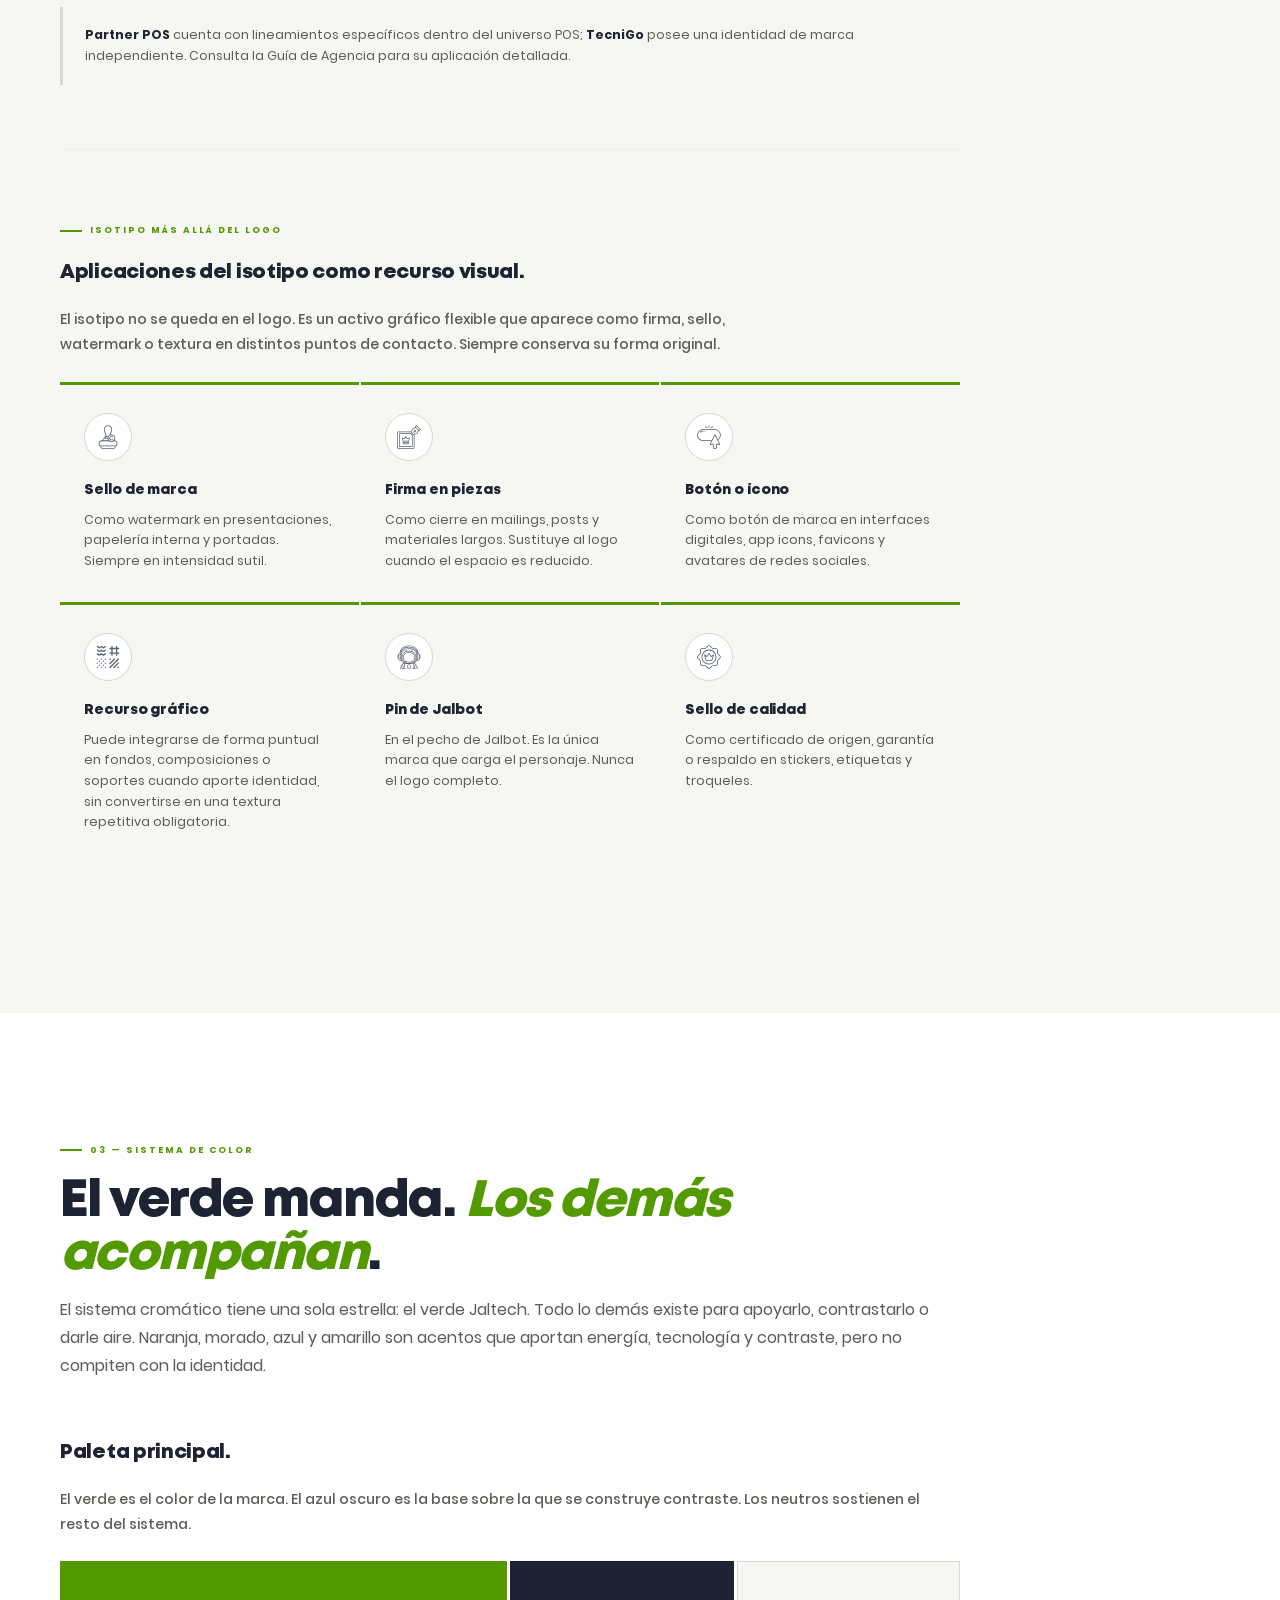
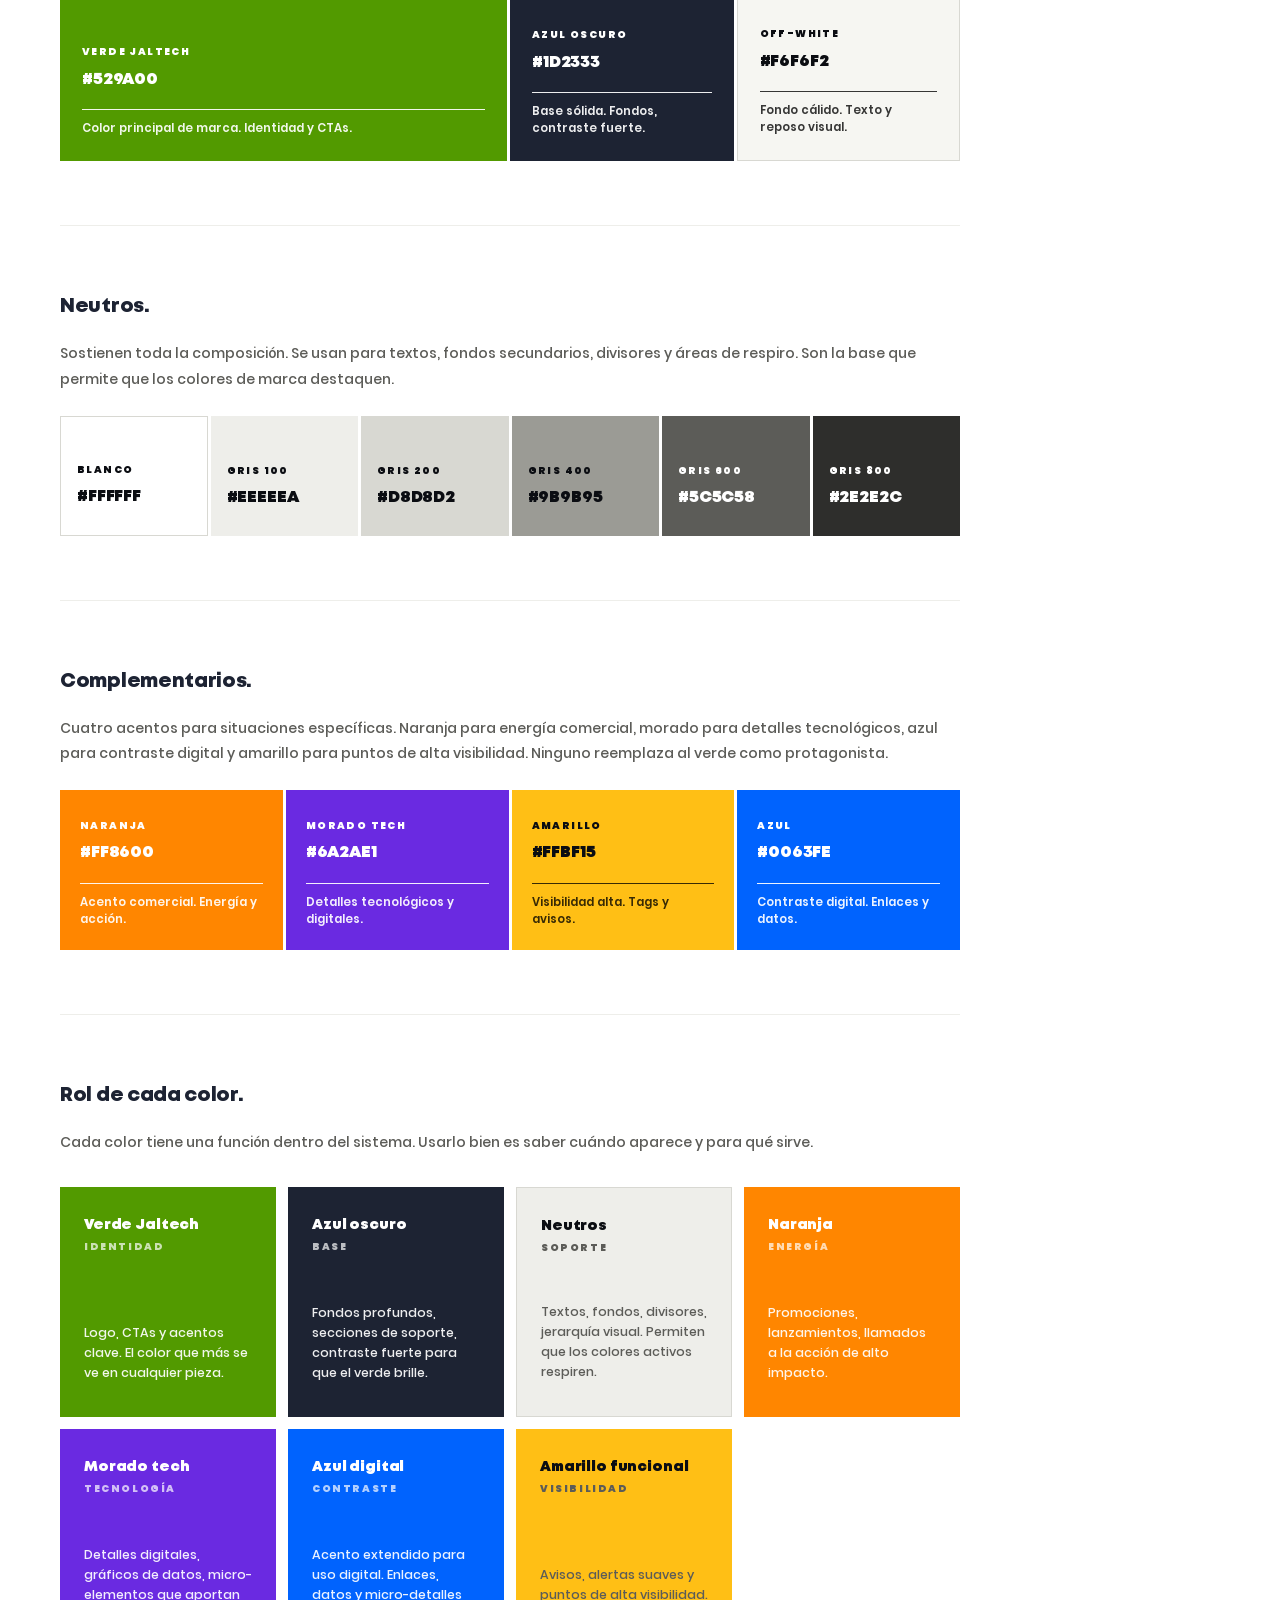
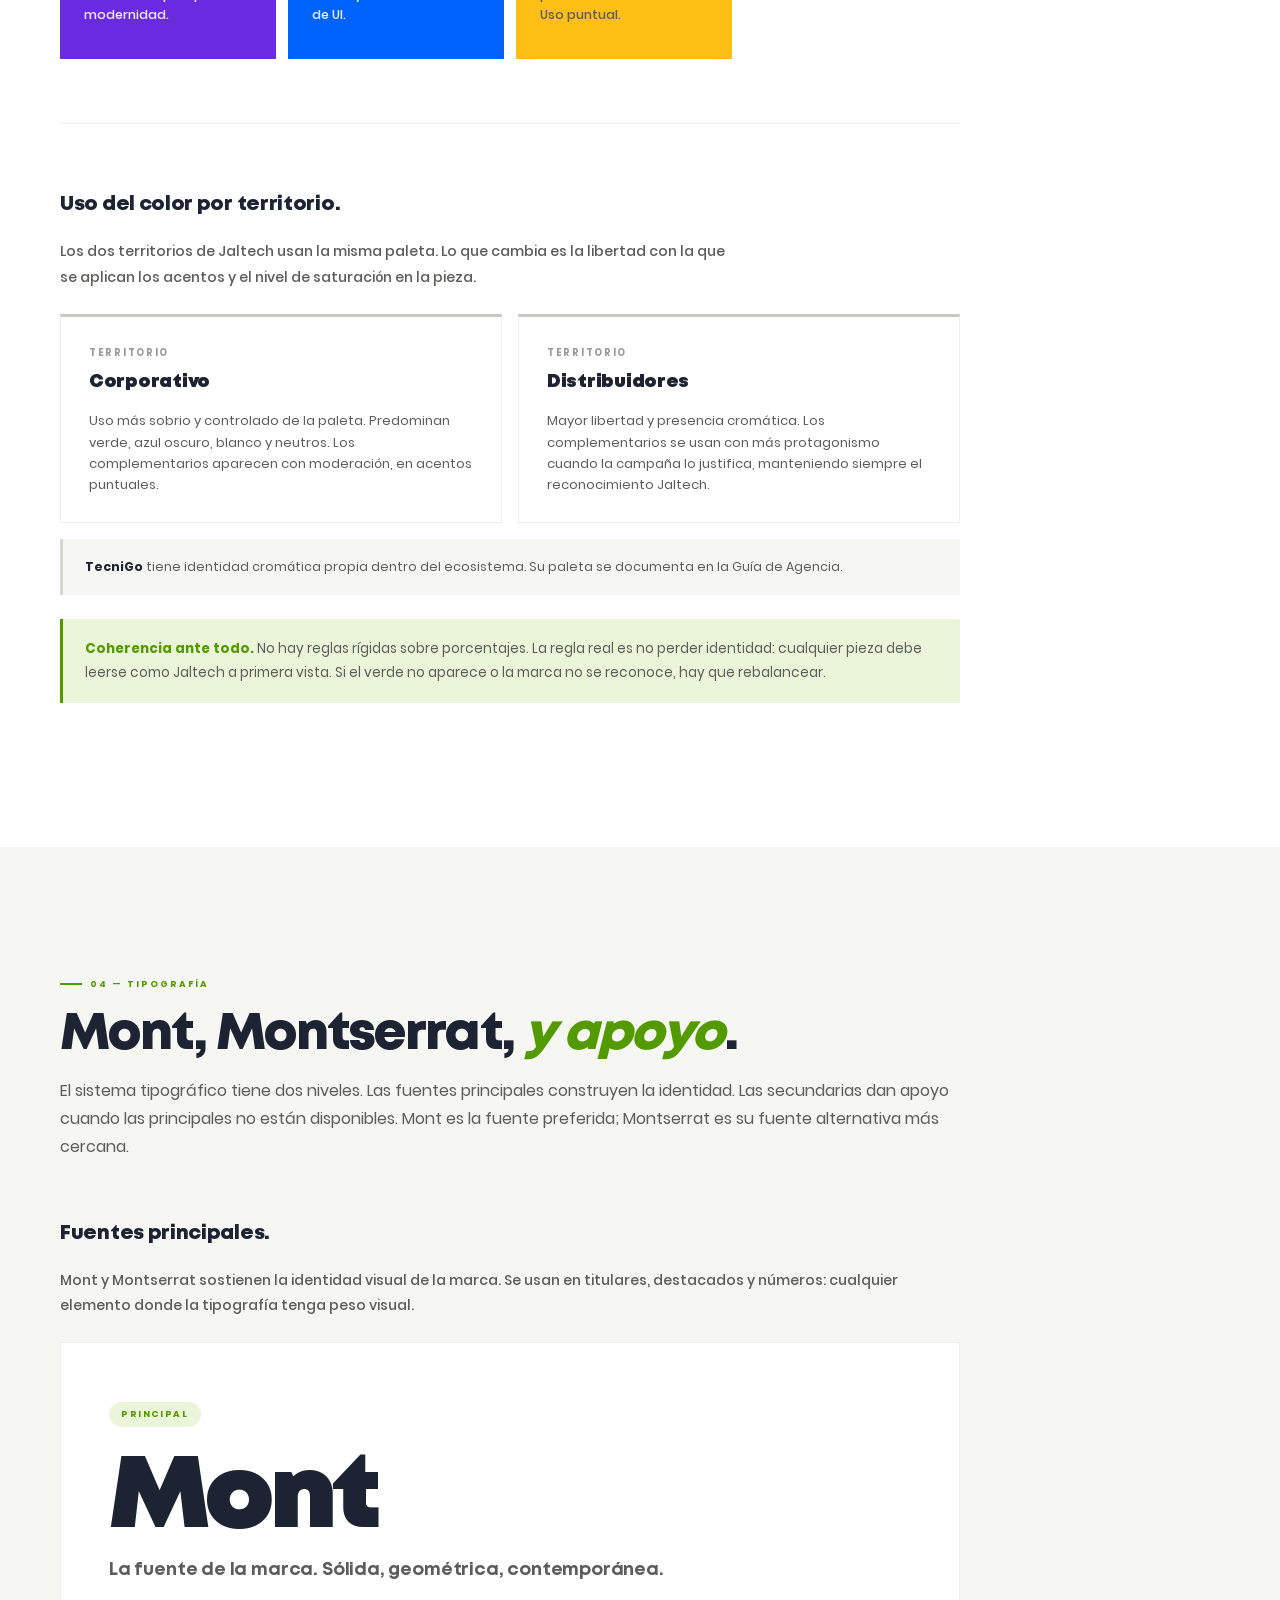
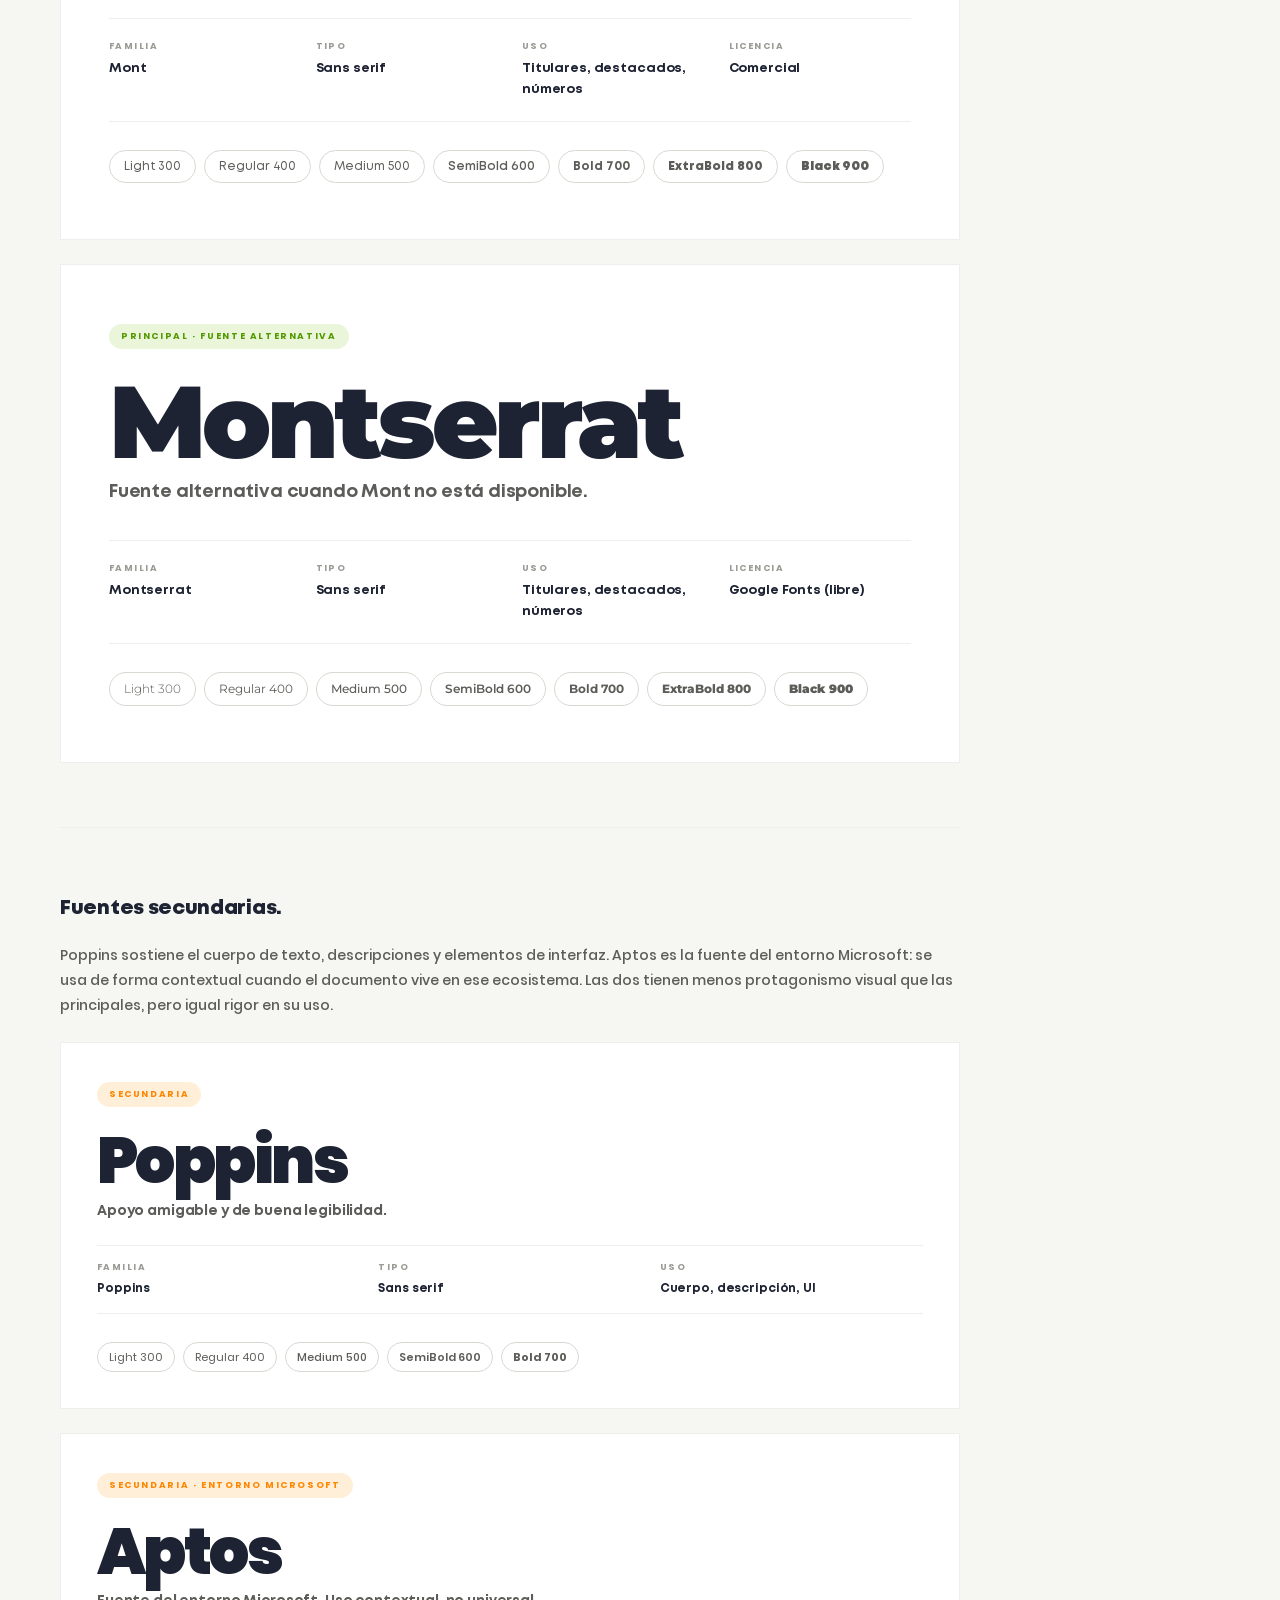
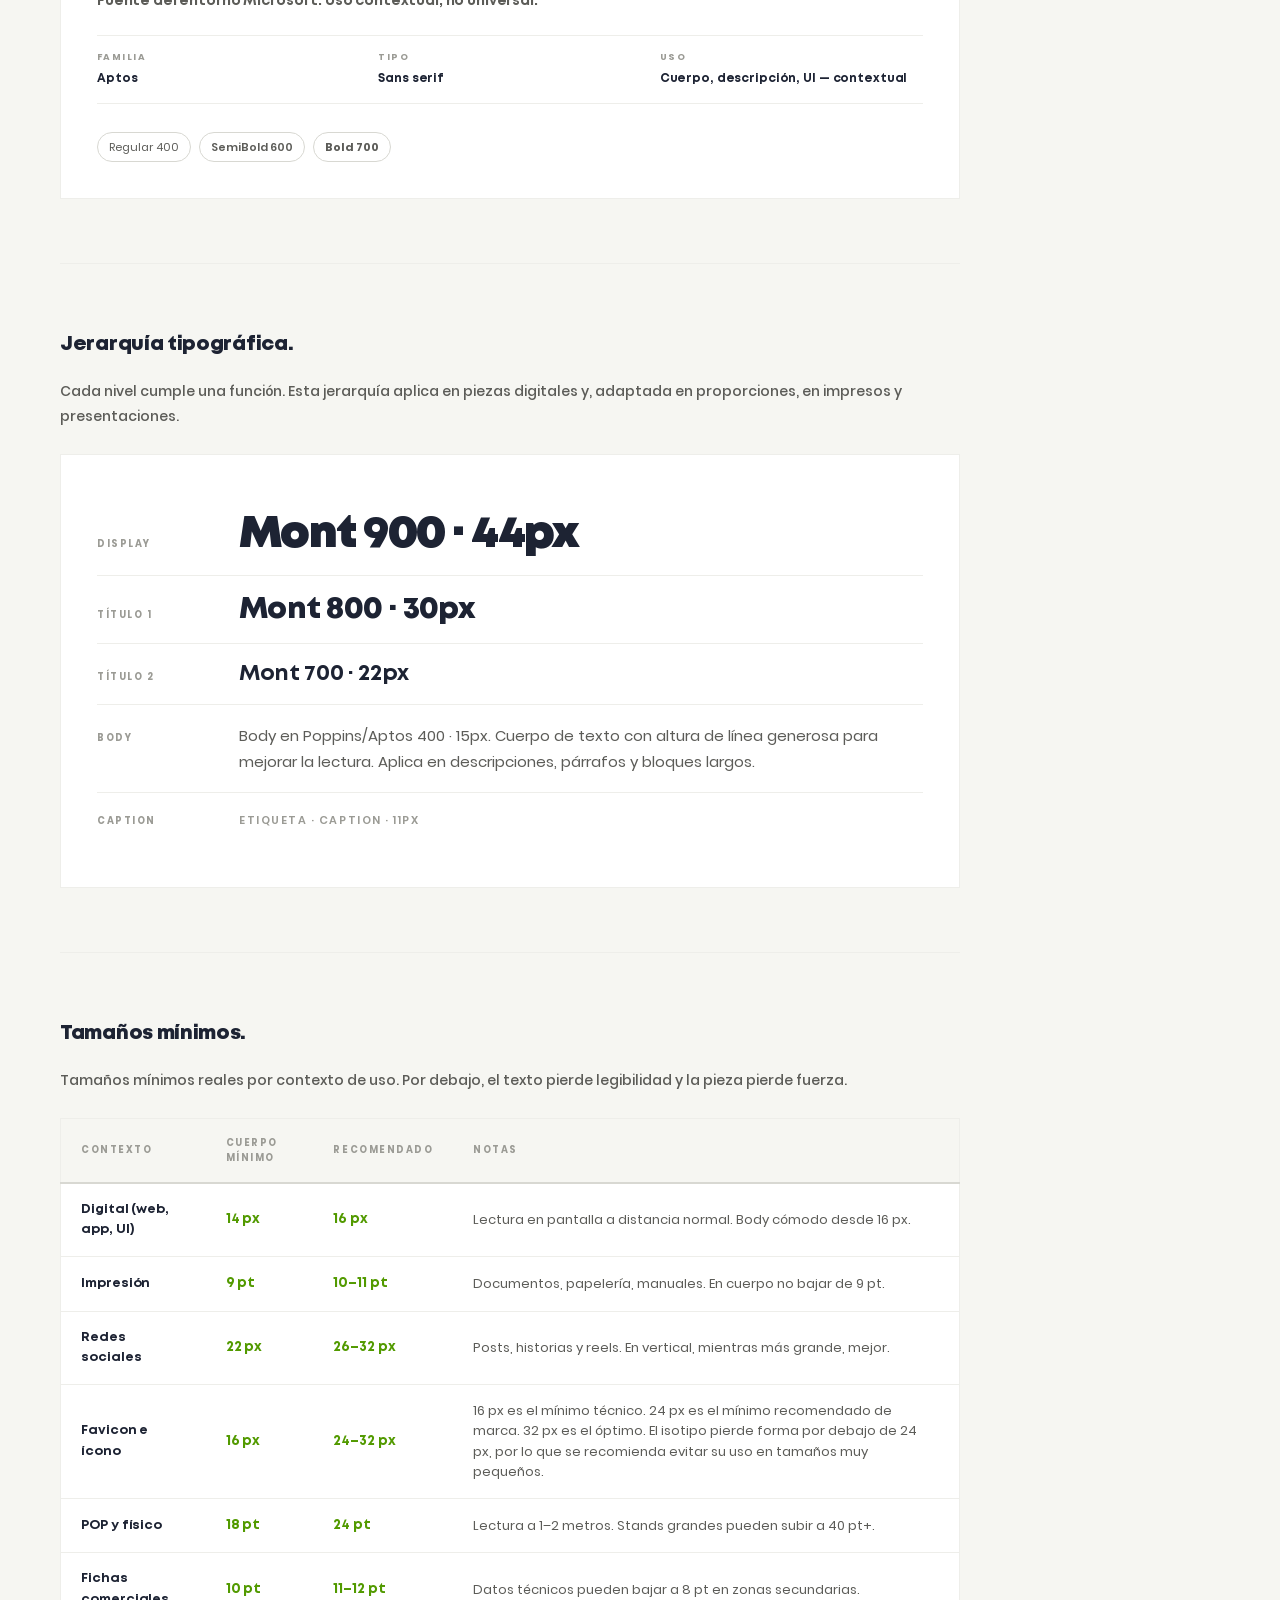
<file: brand-book-viewer.html>
<!DOCTYPE html>
<html lang="es">
<head>
  <meta charset="UTF-8" />
  <meta name="viewport" content="width=device-width, initial-scale=1.0" />
  <title>Brand Book — Jaltech® 2026</title>
  <meta name="description" content="Guía de identidad y comunicación de Jaltech. Sistema visual, tipografía, voz y aplicaciones. Documento de uso interno." />

  <link rel="icon" type="image/png" href="assets/logo/jaltech-isotipo-green-gradient.png" />

  <link rel="preconnect" href="https://fonts.googleapis.com" />
  <link rel="preconnect" href="https://fonts.gstatic.com" crossorigin />
  <!-- <link href="https://fonts.googleapis.com/css2?family=Montserrat:ital,wght@0,300;0,400;0,500;0,600;0,700;0,800;0,900;1,300;1,400;1,500;1,600;1,700;1,800;1,900&family=Poppins:ital,wght@0,300;0,400;0,500;0,600;0,700;1,300;1,400;1,500;1,600;1,700&display=swap" rel="stylesheet" /> -->

  <style id="local-fonts">
    /* --- Mont --- */
    @font-face {
      font-family: 'Mont';
      src: url('assets/fonts/mont/Mont-Regular.ttf') format('truetype');
      font-weight: 400;
      font-style: normal;
      font-display: swap;
    }
    @font-face {
      font-family: 'Mont';
      src: url('assets/fonts/mont/Mont-SemiBold.ttf') format('truetype');
      font-weight: 600;
      font-style: normal;
      font-display: swap;
    }
    @font-face {
      font-family: 'Mont';
      src: url('assets/fonts/mont/Mont-Bold.ttf') format('truetype');
      font-weight: 700;
      font-style: normal;
      font-display: swap;
    }
    @font-face {
      font-family: 'Mont';
      src: url('assets/fonts/mont/Mont-Heavy.ttf') format('truetype');
      font-weight: 800;
      font-style: normal;
      font-display: swap;
    }
    @font-face {
      font-family: 'Mont';
      src: url('assets/fonts/mont/Mont-Black.ttf') format('truetype');
      font-weight: 900;
      font-style: normal;
      font-display: swap;
    }

    /* --- Montserrat (Variable) --- */
    @font-face {
      font-family: 'Montserrat';
      src: url('assets/fonts/montserrat/Montserrat-VariableFont_wght.ttf') format('truetype-variations');
      font-weight: 100 900;
      font-style: normal;
      font-display: swap;
    }
    @font-face {
      font-family: 'Montserrat';
      src: url('assets/fonts/montserrat/Montserrat-Italic-VariableFont_wght.ttf') format('truetype-variations');
      font-weight: 100 900;
      font-style: italic;
      font-display: swap;
    }

    /* --- Poppins --- */
    @font-face {
      font-family: 'Poppins';
      src: url('assets/fonts/poppins/Poppins-Regular.ttf') format('truetype');
      font-weight: 400; font-style: normal; font-display: swap;
    }
    @font-face {
      font-family: 'Poppins';
      src: url('assets/fonts/poppins/Poppins-Italic.ttf') format('truetype');
      font-weight: 400; font-style: italic; font-display: swap;
    }
    @font-face {
      font-family: 'Poppins';
      src: url('assets/fonts/poppins/Poppins-Medium.ttf') format('truetype');
      font-weight: 500; font-style: normal; font-display: swap;
    }
    @font-face {
      font-family: 'Poppins';
      src: url('assets/fonts/poppins/Poppins-SemiBold.ttf') format('truetype');
      font-weight: 600; font-style: normal; font-display: swap;
    }
    @font-face {
      font-family: 'Poppins';
      src: url('assets/fonts/poppins/Poppins-Bold.ttf') format('truetype');
      font-weight: 700; font-style: normal; font-display: swap;
    }
    @font-face {
      font-family: 'Poppins';
      src: url('assets/fonts/poppins/Poppins-Black.ttf') format('truetype');
      font-weight: 900; font-style: normal; font-display: swap;
    }
  </style>

  <style>
  :root {
    --verde:           #529A00;
    --verde-light:     #6DC200;
    --verde-soft:      #EBF5DA;
    --azul:            #1D2333;
    --azul-mid:        #252D42;
    --ink:             #0B0D12;
    --naranja:         #FF8600;
    --naranja-light:   #FFA94D;
    --naranja-soft:    #FFEFD9;
    --morado:          #6A2AE1;
    --morado-light:    #9560F0;
    --morado-soft:     #EFE5FF;
    --blanco:          #FFFFFF;
    --off:             #F6F6F2;
    --gris-100:        #EEEEEA;
    --gris-200:        #D8D8D2;
    --gris-300:        #C8C8C2;
    --gris-400:        #9B9B95;
    --gris-600:        #5C5C58;
    --gris-800:        #2E2E2C;
    --azul-extra:      #0063FE;
    --amarillo:        #FFBF15; 
    --error:           #D93B3B;
    /* Tipografía: Mont/Montserrat principales · Poppins/Aptos secundarias */
    --font-display:    'Mont', 'Montserrat', 'Poppins', sans-serif;
    --font-body:       'Poppins', 'Montserrat', 'Aptos', sans-serif;
    --font-secondary:  'Poppins', 'Montserrat', 'Aptos', sans-serif;
    --sidebar-w:       220px;
    --content-max:     900px;
    --pad-xl:          120px 60px;
    --pad-mb:          80px 28px;
    --ease:            cubic-bezier(0.16, 1, 0.3, 1);
  }

  *, *::before, *::after { margin: 0; padding: 0; box-sizing: border-box; }
  html { scroll-behavior: smooth; font-size: 16px; scroll-padding-top: 40px; }
  body {
    font-family: var(--font-body);
    background: var(--blanco);
    color: var(--azul);
    line-height: 1.65;
    overflow-x: hidden;
    -webkit-font-smoothing: antialiased;
    font-weight: 400;
  }
  img, svg { display: block; max-width: 100%; }
  a { color: inherit; text-decoration: none; transition: color 0.2s; }
  ul, ol { list-style: none; }
  button { font-family: inherit; border: none; background: none; cursor: pointer; }
  table { border-collapse: collapse; width: 100%; }

  /* SIDEBAR */
  #sidebar {
    position: fixed; top: 0; left: 0;
    width: var(--sidebar-w); height: 100vh;
    background: var(--ink);
    display: flex; flex-direction: column;
    z-index: 100; overflow-y: auto;
    scrollbar-width: thin; scrollbar-color: rgba(255,255,255,0.1) transparent;
  }
  #sidebar::-webkit-scrollbar { width: 6px; }
  #sidebar::-webkit-scrollbar-thumb { background: rgba(255,255,255,0.1); border-radius: 3px; }
  .sb-brand {
    padding: 28px 24px 22px;
    border-bottom: 1px solid rgba(255,255,255,0.06);
    display: flex; align-items: center; gap: 12px;
  }
  .sb-iso { width: 36px; height: 36px; flex-shrink: 0; filter: none; }
  .sb-brand-text { line-height: 1.1; }
  .sb-brand-name {
    font-family: var(--font-display); font-weight: 900;
    font-size: 13px; letter-spacing: 0.12em;
    text-transform: uppercase; color: #fff;
  }
  .sb-brand-sub {
    font-family: var(--font-secondary);
    font-size: 8.5px; font-weight: 500;
    letter-spacing: 0.18em; text-transform: uppercase;
    color: rgba(255,255,255,0.25); margin-top: 4px;
  }
  .sb-nav { padding: 20px 0; flex: 1; }
  .sb-group {
    font-family: var(--font-secondary);
    font-size: 8.5px; font-weight: 700;
    letter-spacing: 0.2em; text-transform: uppercase;
    color: rgba(255,255,255,0.18);
    padding: 18px 24px 8px;
  }
  .sb-link {
    display: flex; align-items: center; gap: 10px;
    padding: 9px 24px; font-size: 12px; font-weight: 600;
    color: rgba(255,255,255,0.4);
    transition: color 0.2s, background 0.2s;
    border-left: 2px solid transparent;
  }
  .sb-link:hover { color: rgba(255,255,255,0.7); }
  .sb-link.active {
    color: var(--verde-light);
    border-left-color: var(--verde-light);
    background: rgba(82,154,0,0.08);
  }
  .sb-link .num {
    font-size: 9px; font-family: var(--font-display); font-weight: 700;
    color: rgba(255,255,255,0.18); min-width: 18px;
  }
  .sb-link.active .num { color: var(--verde-light); }
  .sb-foot { padding: 18px 24px; border-top: 1px solid rgba(255,255,255,0.06); }
  .sb-version { font-family: var(--font-secondary); font-size: 9.5px; color: rgba(255,255,255,0.16); letter-spacing: 0.06em; }

  /* MAIN */
  #main { margin-left: var(--sidebar-w); min-height: 100vh; }
  #menu-toggle {
    display: none;
    position: fixed; top: 16px; left: 16px;
    z-index: 200; width: 42px; height: 42px;
    background: var(--ink); border-radius: 4px;
    align-items: center; justify-content: center;
    flex-direction: column; gap: 5px;
  }
  #menu-toggle span { display: block; width: 18px; height: 1.5px; background: #fff; }

  /* SECCIONES BASE */
  .section { padding: var(--pad-xl); position: relative; scroll-margin-top: 40px; }
  .section--dark { background: var(--azul); color: #fff; }
  .section--ink { background: var(--ink); color: #fff; }
  .section--off { background: var(--off); }
  .section--verde { background: var(--verde); color: #fff; }
  .section-inner { max-width: var(--content-max); }
  .sec-tag {
    display: inline-flex; align-items: center; gap: 8px;
    font-family: var(--font-secondary);
    font-size: 9px; font-weight: 700;
    letter-spacing: 0.22em; text-transform: uppercase;
    color: var(--verde); margin-bottom: 18px;
  }
  .section--dark .sec-tag, .section--ink .sec-tag, .section--verde .sec-tag { color: var(--verde-light); }
  .sec-tag::before { content: ''; display: block; width: 22px; height: 1.5px; background: currentColor; }
  .sec-title {
    font-family: var(--font-display); font-weight: 800;
    font-size: clamp(32px, 4vw, 54px);
    line-height: 1.04; letter-spacing: -0.03em; 
    margin-bottom: 14px;
  }
  .sec-title em { font-style: italic; color: var(--verde); }
  .section--dark .sec-title em, .section--ink .sec-title em { color: var(--verde-light); }
  .sec-lead {
    font-family: var(--font-secondary);
    font-size: 16px; font-weight: 400; line-height: 1.75;
    color: var(--gris-600); max-width: 900px; margin-bottom: 56px;
  }
  .section--dark .sec-lead, .section--ink .sec-lead { color: rgba(255,255,255,0.82); }
  hr.rule { border: none; border-top: 1px solid var(--gris-100); margin: 64px 0; }
  .section--dark hr.rule, .section--ink hr.rule { border-top-color: rgba(255,255,255,0.07); }
  h3.sub-title {
    font-family: var(--font-display); font-weight: 800;
    font-size: 20px; color: var(--azul);
    letter-spacing: -0.015em; margin-bottom: 18px;
  }
  .section--dark h3.sub-title, .section--ink h3.sub-title { color: #fff; }
  h4.mini-title {
    font-family: var(--font-display); font-weight: 800;
    font-size: 13px; color: var(--verde);
    letter-spacing: 0.06em; text-transform: uppercase;
    margin-bottom: 12px;
  }
  .body-text {
    font-family: var(--font-secondary);
    font-size: 14px; line-height: 1.8; color: var(--gris-600);
    font-weight: 500;
  }
  .body-text strong { color: var(--azul); font-weight: 600; }
  .section--dark .body-text, .section--ink .body-text { color: rgba(255,255,255,0.82); }

  /* SCROLL REVEAL */
  .reveal {
    opacity: 0; transform: translateY(20px);
    transition: opacity 0.7s var(--ease), transform 0.7s var(--ease);
  }
  .reveal.d1 { transition-delay: 0.08s; }
  .reveal.d2 { transition-delay: 0.16s; }
  .reveal.d3 { transition-delay: 0.24s; }
  .reveal.visible { opacity: 1; transform: none; }

  /* CALLOUTS */
  .callout {
    border-left: 3px solid var(--verde);
    padding: 18px 22px; background: var(--verde-soft);
    font-family: var(--font-secondary);
    font-size: 13.5px; line-height: 1.75;
    color: var(--gris-600); margin: 24px 0;
  }
  .callout strong { color: var(--verde); font-weight: 700; }
  .callout.naranja { border-left-color: var(--naranja); background: var(--naranja-soft); }
  .callout.naranja strong { color: var(--naranja); }
  .callout.morado { border-left-color: var(--morado); background: var(--morado-soft); }
  .callout.morado strong { color: var(--morado); }

  /* 00 PORTADA */
  #cover {
    min-height: 100vh; background: var(--ink);
    display: flex; flex-direction: column;
    justify-content: space-between;
    padding: 80px 60px;
    position: relative; overflow: hidden;
  }
  #cover::before {
    content: ''; position: absolute; inset: 0;
    background-image:
      linear-gradient(rgba(82,154,0,0.05) 1px, transparent 1px),
      linear-gradient(90deg, rgba(82,154,0,0.05) 1px, transparent 1px);
    background-size: 60px 60px;
    animation: gridShift 40s linear infinite;
    pointer-events: none;
  }
  .cover-glow {
    position: absolute; width: 600px; height: 600px;
    border-radius: 50%;
    background: radial-gradient(circle, rgba(82,154,0,0.16) 0%, transparent 65%);
    top: -10%; right: -8%;
    animation: glowPulse 8s ease-in-out infinite;
    pointer-events: none;
  }
  .cover-iso-watermark {
    position: absolute; bottom: 8%; right: 6%;
    width: 360px; height: 360px;
    opacity: 0.06;
    animation: drift 20s ease-in-out infinite alternate;
    pointer-events: none;
  }
  .cover-logo {
    position: relative; z-index: 2;
    width: 200px; height: auto;
  }
  .cover-content { position: relative; z-index: 2; }
  .cover-meta {
    display: flex; align-items: center; gap: 12px;
    margin-bottom: 32px;
  }
  .cover-badge {
    font-family: var(--font-secondary);
    font-size: 9px; font-weight: 700;
    letter-spacing: 0.2em; text-transform: uppercase;
    color: var(--verde-light);
    border: 1px solid rgba(82,154,0,0.35);
    padding: 6px 13px;
  }
  .cover-year {
    font-family: var(--font-secondary);
    font-size: 9px; font-weight: 500;
    letter-spacing: 0.2em; text-transform: uppercase;
    color: rgba(255,255,255,0.22);
  }
  .cover-sup {
    display: block; font-family: var(--font-secondary);
    font-size: 11px; font-weight: 500;
    letter-spacing: 0.22em; text-transform: uppercase;
    color: rgba(255,255,255,0.32); margin-bottom: 24px;
  }
  .cover-title {
    font-family: var(--font-display); font-weight: 900;
    font-size: clamp(54px, 8.5vw, 130px);
    line-height: 0.92; letter-spacing: -0.04em;
    color: #fff; margin-bottom: 32px;
  }
  .cover-title .green { color: var(--verde-light); }
  .cover-title .italic { font-style: italic; }
  .cover-desc {
    font-family: var(--font-secondary);
    font-size: 16px; font-weight: 400; line-height: 1.8;
    color: rgba(255,255,255,0.45);
    max-width: 540px; margin-bottom: 48px;
  }
  .cover-scroll {
    display: flex; align-items: center; gap: 12px;
    font-family: var(--font-secondary);
    font-size: 10px; font-weight: 500;
    letter-spacing: 0.18em; text-transform: uppercase;
    color: rgba(255,255,255,0.22);
  }
  .cover-scroll::before {
    content: ''; width: 32px; height: 1px;
    background: rgba(82,154,0,0.4);
  }

  /* 01 INTRODUCCIÓN */
  .stats-row {
    display: grid; grid-template-columns: repeat(4, 1fr);
    gap: 1px; background: var(--gris-100);
    margin: 48px 0 56px;
  }
  .stat-box { background: var(--blanco); padding: 32px 26px; }
  .stat-box .num {
    font-family: var(--font-display); font-weight: 900;
    font-size: clamp(32px, 3.5vw, 46px);
    letter-spacing: -0.035em; line-height: 1;
    margin-bottom: 8px; color: var(--verde);
  }
  .stat-box:nth-child(2) .num { color: var(--naranja); }
  .stat-box:nth-child(3) .num { color: var(--azul); }
  .stat-box:nth-child(4) .num { color: var(--morado); }
  .stat-box .lbl {
    font-family: var(--font-secondary);
    font-size: 12px; font-weight: 500; color: var(--gris-400); line-height: 1.5;
  }
  .stat-box .lbl strong {
    display: block; font-family: var(--font-display);
    color: var(--azul); font-weight: 700; margin-bottom: 3px; font-size: 13px;
  }

  .purpose-block {
    background: var(--azul);
    padding: 56px 52px;
    position: relative; overflow: hidden;
  }
  .purpose-block::before {
    content: '"'; position: absolute;
    font-family: var(--font-display); font-weight: 900;
    font-size: 220px; line-height: 1;
    color: rgba(82,154,0,0.08);
    top: -28px; left: 22px;
  }
  .purpose-text {
    font-family: var(--font-display); font-weight: 800;
    font-size: clamp(22px, 3vw, 36px); line-height: 1.4;
    color: #fff; position: relative; z-index: 1;
    font-style: italic; letter-spacing: -0.02em;
  }
  .purpose-text em { font-style: normal; color: var(--verde-light); }
  .purpose-attr {
    margin-top: 24px; font-family: var(--font-secondary);
    font-size: 11px; font-weight: 500;
    letter-spacing: 0.14em; text-transform: uppercase;
    color: rgba(255,255,255,0.3);
    position: relative; z-index: 1;
  }
  .brands-strip { display: flex; flex-wrap: wrap; gap: 6px; margin-top: 16px; }
  .brand-pill {
    font-family: var(--font-display); font-weight: 700;
    font-size: 11px; letter-spacing: 0.08em;
    text-transform: uppercase; padding: 7px 14px;
    border: 1.5px solid var(--gris-200);
    color: var(--gris-600);
  }
  .brand-pill.main { background: var(--verde); border-color: var(--verde); color: #fff; }

  /* Ecosistema de marca (Introducción) */
  .eco-main {
    background: var(--blanco);
    border: 1px solid var(--gris-100);
    border-top: 3px solid var(--verde);
    padding: 32px 32px 28px;
    margin-bottom: 16px;
  }
  .eco-main-head {
    display: flex; align-items: baseline;
    gap: 14px; flex-wrap: wrap;
    margin-bottom: 8px;
  }
  .eco-main-name {
    font-family: var(--font-display); font-weight: 900;
    font-size: 22px; color: var(--verde);
    letter-spacing: -0.02em;
  }
  .eco-main-tag {
    font-family: var(--font-secondary);
    font-size: 10px; font-weight: 700;
    letter-spacing: 0.16em; text-transform: uppercase;
    color: var(--gris-400);
  }
  .eco-main-desc {
    font-family: var(--font-secondary);
    font-size: 13px; line-height: 1.65;
    color: var(--gris-600);
    margin-bottom: 24px;
    max-width: 620px;
  }
  .eco-territories {
    display: grid; grid-template-columns: 1fr 1fr;
    gap: 2px;
    background: var(--gris-100);
    border: 1px solid var(--gris-100);
  }
  .eco-territory {
    background: var(--off);
    padding: 22px 22px 24px;
  }
  .eco-territory-label {
    font-family: var(--font-secondary);
    font-size: 9.5px; font-weight: 700;
    letter-spacing: 0.18em; text-transform: uppercase;
    color: var(--verde);
    margin-bottom: 8px;
  }
  .eco-territory-name {
    font-family: var(--font-display); font-weight: 800;
    font-size: 16px; color: var(--azul);
    letter-spacing: -0.01em;
    margin-bottom: 8px;
  }
  .eco-territory-desc {
    font-family: var(--font-secondary);
    font-size: 12.5px; line-height: 1.6;
    color: var(--gris-600);
  }

  .eco-related {
    display: grid; grid-template-columns: 1fr 1fr;
    gap: 16px;
    margin-bottom: 16px;
  }
  .eco-related-card {
    background: var(--blanco);
    border: 1px solid var(--gris-100);
    padding: 28px 28px 26px;
  }
  .eco-related-head {
    display: flex; align-items: baseline;
    gap: 12px; flex-wrap: wrap;
    margin-bottom: 10px;
  }
  .eco-related-name {
    font-family: var(--font-display); font-weight: 900;
    font-size: 17px; color: var(--azul);
    letter-spacing: -0.015em;
  }
  .eco-related-tag {
    font-family: var(--font-secondary);
    font-size: 9.5px; font-weight: 700;
    letter-spacing: 0.16em; text-transform: uppercase;
    color: var(--gris-400);
  }
  .eco-related-desc {
    font-family: var(--font-secondary);
    font-size: 12.5px; line-height: 1.65;
    color: var(--gris-600);
  }

  .eco-note {
    background: var(--off);
    border-left: 3px solid var(--gris-200);
    padding: 18px 22px;
    font-family: var(--font-secondary);
    font-size: 12.5px; line-height: 1.65;
    color: var(--gris-600);
  }
  .eco-note strong {
    color: var(--azul);
    font-weight: 700;
  }

  /* 02 LOGO E ISOTIPO */

  /* Origen del nombre */
  .origin-blocks {
    display: grid; grid-template-columns: 1fr 1fr;
    gap: 3px; margin-bottom: 56px;
  }
  .origin-block-card {
    background: var(--blanco);
    border: 1px solid var(--gris-100);
    padding: 44px 40px;
    position: relative; overflow: hidden;
  }
  .origin-letters {
    font-family: var(--font-display); font-weight: 900;
    font-size: clamp(72px, 10vw, 120px);
    line-height: 0.9;
    letter-spacing: -0.05em;
    color: var(--verde);
    margin-bottom: 24px;
  }
  .origin-letters .accent { color: var(--naranja); }
  .origin-block-card.tech .origin-letters { color: var(--azul); }
  .origin-block-card.tech .origin-letters .accent { color: var(--verde); }
  .origin-breakdown {
    display: flex; flex-direction: column; gap: 10px;
    margin-bottom: 24px;
    padding: 16px 0;
    border-top: 1px solid var(--gris-100);
    border-bottom: 1px solid var(--gris-100);
  }
  .origin-breakdown-item {
    display: grid;
    grid-template-columns: 28px 1fr;
    gap: 14px;
    align-items: baseline;
    font-family: var(--font-secondary);
    font-size: 13.5px;
    font-weight: 500;
    color: var(--gris-600);
  }
  .origin-breakdown-letter {
    font-family: var(--font-display); font-weight: 900;
    font-size: 22px;
    color: var(--verde);
    letter-spacing: -0.02em; line-height: 1;
  }
  .origin-block-card.tech .origin-breakdown-letter { color: var(--azul); }
  .origin-breakdown-item.tech {
    grid-template-columns: 1fr;
    padding-left: 16px;
    border-left: 2px solid var(--verde);
  }
  .origin-breakdown-item strong { color: var(--azul); font-weight: 600; }
  .origin-meaning {
    font-family: var(--font-secondary);
    font-size: 13.5px; line-height: 1.75;
    color: var(--gris-600);
  }
  .origin-meaning strong { color: var(--azul); font-weight: 600; }

  /* Isotipo: texto del concepto bajo la construcción */
  .isotype-meaning {
    background: var(--off);
    border-left: 3px solid var(--verde);
    padding: 22px 26px;
    margin-top: 32px;
    font-family: var(--font-secondary);
    font-size: 14.5px;
    line-height: 1.75;
    color: var(--gris-600);
    font-style: italic;
    border-radius: 0 4px 4px 0;
    /* Espacio reservado para futura animación del isotipo */
  }
  .isotype-meaning strong { color: var(--azul); font-weight: 600; font-style: normal; }

  /* Aplicaciones del isotipo como recurso visual */
  .iso-uses-grid {
    display: grid; grid-template-columns: repeat(3, 1fr);
    gap: 2px; margin-bottom: 32px;
  }
  .iso-use {
    background: var(--off); padding: 28px 24px;
    border-top: 3px solid var(--verde);
  }
  .iso-use-icon {
    width: 48px; height: 48px; border-radius: 50%;
    background: var(--blanco);
    border: 1.5px solid var(--gris-200);
    display: flex; align-items: center; justify-content: center;
    margin-bottom: 18px;
    color: var(--verde);
  }
  .iso-use-icon img { width: 24px; height: 24px; object-fit: contain; }
  .iso-use-icon svg { width: 22px; height: 22px; }
  .iso-use-title {
    font-family: var(--font-display); font-weight: 800;
    font-size: 14px; color: var(--azul);
    letter-spacing: -0.005em; margin-bottom: 8px;
  }
  .iso-use-desc {
    font-family: var(--font-secondary);
    font-size: 12.5px; color: var(--gris-600);
    line-height: 1.65;
  }

  /* Uso por territorio (Logo, Color, Tipografía, Voz) */
  .territorios {
    display: grid; grid-template-columns: 1fr 1fr;
    gap: 16px; margin-top: 8px;
  }
  .territorio-card {
    background: var(--blanco);
    border: 1px solid var(--gris-100);
    border-top: 3px solid var(--gris-300);
    padding: 28px 28px 26px;
  }
  .territorio-label {
    font-family: var(--font-secondary);
    font-size: 9.5px; font-weight: 700;
    letter-spacing: 0.18em; text-transform: uppercase;
    color: var(--gris-400);
    margin-bottom: 8px;
  }
  .territorio-name {
    font-family: var(--font-display); font-weight: 900;
    font-size: 18px; color: var(--azul);
    letter-spacing: -0.015em;
    margin-bottom: 12px;
  }
  .territorio-desc {
    font-family: var(--font-secondary);
    font-size: 13px; line-height: 1.65;
    color: var(--gris-600);
  }
  .territorio-desc strong { color: var(--azul); font-weight: 600; }

  .territorios-note {
    background: var(--off);
    border-left: 3px solid var(--gris-200);
    padding: 18px 22px;
    margin-top: 16px;
    font-family: var(--font-secondary);
    font-size: 12.5px; line-height: 1.65;
    color: var(--gris-600);
  }
  .territorios-note strong { color: var(--azul); font-weight: 700; }

  /* Variante on-dark del bloque territorios (para Voz y tono) */
  .territorios.on-dark .territorio-card {
    background: rgba(255,255,255,0.04);
    border: 1px solid rgba(255,255,255,0.1);
    border-top: 3px solid rgba(255,255,255,0.2);
  }
  .territorios.on-dark .territorio-label {
    color: rgba(255,255,255,0.5);
  }
  .territorios.on-dark .territorio-name { color: #fff; }
  .territorios.on-dark .territorio-desc { color: rgba(255,255,255,0.7); }
  .territorios.on-dark .territorio-desc strong { color: #fff; }
  .territorios-note.on-dark {
    background: rgba(255,255,255,0.04);
    border-left: 3px solid rgba(255,255,255,0.2);
    color: rgba(255,255,255,0.7);
  }
  .territorios-note.on-dark strong { color: #fff; }

  /* Construcción J + A */
  .isotype-construction {
    display: grid;
    grid-template-columns: 1fr auto 1fr auto 1fr;
    gap: 24px;
    align-items: center;
    background: var(--off);
    padding: 40px 32px;
    border-radius: 4px;
    margin-bottom: 32px;
  }
  .construction-element { text-align: center; }
  .construction-letter {
    font-family: var(--font-display); font-weight: 900;
    font-size: clamp(56px, 7vw, 96px);
    line-height: 1;
    letter-spacing: -0.04em;
    color: var(--verde);
    margin-bottom: 10px;
  }
  .construction-label {
    font-family: var(--font-secondary);
    font-size: 9px; font-weight: 700;
    letter-spacing: 0.14em; text-transform: uppercase;
    color: var(--gris-400);
  }
  .construction-arrow {
    font-family: var(--font-display); font-weight: 900;
    font-size: 28px; color: var(--gris-300);
  }
  .construction-result img {
    width: 90px; height: 90px;
    margin: 0 auto;
    object-fit: contain;
  }

  /* Variantes del logo: 3 filas de 2 */
  .logo-variants {
    display: grid; grid-template-columns: 1fr 1fr;
    gap: 3px; margin-bottom: 32px;
  }
  .logo-variant {
    padding: 48px 36px;
    display: flex; flex-direction: column;
    align-items: center; justify-content: center;
    gap: 22px; min-height: 220px;
  }
  .logo-variant--light { background: var(--blanco); border: 1px solid var(--gris-100); }
  .logo-variant--dark { background: var(--azul); }
  .logo-variant--mono { background: var(--ink); }
  /* Los logos horizontales e isotipo usan assets *-white.svg oficiales.
     El logo vertical no tiene asset white en el repositorio; se usa el negro
     con filter hasta que se produzca jaltech-vertical-white.svg. */
  .logo-variant--mono img[src*="vertical-black"] { filter: brightness(0) invert(1); }
  .logo-variant img {
    max-width: 75%; max-height: 90px;
    width: auto; height: auto; object-fit: contain;
  }
  .logo-variant.iso img { max-height: 80px; max-width: 80px; }
  .logo-variant-label {
    font-family: var(--font-secondary);
    font-size: 9px; font-weight: 700;
    letter-spacing: 0.14em; text-transform: uppercase;
    text-align: center;
  }
  .logo-variant--light .logo-variant-label { color: var(--gris-400); }
  .logo-variant--dark .logo-variant-label,
  .logo-variant--mono .logo-variant-label { color: rgba(255,255,255,0.4); }

  /* Regla de contraste */
  .contrast-rule {
    display: grid; grid-template-columns: 1fr 1fr;
    gap: 3px; margin: 32px 0;
  }
  .contrast-card { padding: 36px 28px; text-align: center; }
  .contrast-card--light { background: var(--blanco); border: 1px solid var(--gris-100); }
  .contrast-card--dark { background: var(--azul); }
  /* La imagen usa el asset -white oficial; no requiere filter. */
  .contrast-card img {
    max-width: 60%; max-height: 70px;
    margin: 0 auto 20px;
  }
  .contrast-rule-tag {
    display: inline-block;
    padding: 5px 12px;
    background: var(--verde);
    color: #fff;
    border-radius: 3px;
    font-family: var(--font-secondary);
    font-size: 9px; font-weight: 700;
    letter-spacing: 0.16em; text-transform: uppercase;
    margin-bottom: 12px;
  }
  .contrast-rule-text {
    font-family: var(--font-secondary);
    font-size: 12.5px; line-height: 1.6;
  }
  .contrast-card--light .contrast-rule-text { color: var(--gris-600); }
  .contrast-card--dark .contrast-rule-text { color: rgba(255,255,255,0.65); }
  .contrast-rule-text strong {
    display: block; margin-bottom: 4px;
    font-family: var(--font-display); font-size: 13px; font-weight: 800;
  }
  .contrast-card--light .contrast-rule-text strong { color: var(--azul); }
  .contrast-card--dark .contrast-rule-text strong { color: #fff; }

  /* Zona de protección */
  .clearspace-info {
    font-family: var(--font-secondary);
    font-size: 14px; line-height: 1.8;
    color: var(--gris-600); margin-bottom: 24px;
  }
  .clearspace-info strong { color: var(--azul); font-weight: 600; }
  .clearspace-info .key {
    color: var(--verde); font-weight: 700;
    font-family: var(--font-display);
  }
  .clearspace-visual {
    background: var(--off);
    border: 1px solid var(--gris-100);
    padding: 32px;
    border-radius: 4px;
    margin: 24px 0;
    text-align: center;
    display: flex;
    align-items: center;
    justify-content: center;
  }
  .clearspace-visual img {
    max-width: 100%;
    height: auto;
    max-height: 340px;
  }

  /* Tamaños mínimos */
  .size-scale {
    background: transparent;
    border: none;
    padding: 0;
    margin: 24px 0;
  }
  .size-scale-grid {
    display: grid;
    grid-template-columns: 1fr 1fr;
    gap: 24px;
  }
  .size-col {
    background: var(--blanco);
    border: 1px solid var(--gris-100);
    padding: 36px 32px;
  }
  .size-scale-row {
    display: grid;
    grid-template-columns: 150px 1fr;
    gap: 22px;
    align-items: center;
    padding: 22px 0;
    border-bottom: 1px solid var(--gris-100);
  }
  .size-scale-row:last-child { border-bottom: none; }
  .size-scale-visual {
    display: flex; align-items: center;
    justify-content: flex-start; min-height: 52px;
  }
  .size-scale-visual img {
    height: auto; width: auto; object-fit: contain;
  }
  .size-scale-info { display: flex; flex-direction: column; gap: 4px; }
  .size-scale-label {
    font-family: var(--font-secondary);
    font-size: 9.5px; font-weight: 700;
    letter-spacing: 0.14em; text-transform: uppercase;
    color: var(--gris-400);
  }
  .size-scale-value {
    font-family: var(--font-display); font-weight: 800;
    font-size: 16px; color: var(--verde);
    letter-spacing: -0.02em;
  }
  .size-scale-note {
    font-family: var(--font-secondary);
    font-size: 12px; color: var(--gris-600); line-height: 1.55;
  }
  .size-flow-note {
    background: var(--verde-soft);
    border-left: 3px solid var(--verde);
    padding: 18px 22px;
    margin-top: 24px;
    font-family: var(--font-secondary);
    font-size: 13px; line-height: 1.75;
    color: var(--gris-600);
  }
  .size-flow-note strong { color: var(--verde); font-weight: 700; }

  /* 03 SISTEMA DE COLOR */
  .palette-primary {
    display: grid; grid-template-columns: 2fr 1fr 1fr;
    gap: 3px; margin-bottom: 32px;
  }
  .swatch {
    position: relative;
    display: flex; flex-direction: column; justify-content: flex-end;
    padding: 24px 22px;
    min-height: 200px;
  }
  .swatch-name {
    font-family: var(--font-secondary);
    font-size: 10px; font-weight: 800;
    letter-spacing: 0.14em; text-transform: uppercase;
    margin-bottom: 6px;
  }
  .swatch-hex {
    font-family: var(--font-display); font-weight: 900;
    font-size: 16px; letter-spacing: -0.01em; margin-bottom: 6px;
  }
  .swatch-role {
    font-family: var(--font-secondary);
    font-size: 11.5px; font-weight: 600;
    margin-top: 10px; padding-top: 10px;
    border-top: 1px solid currentColor;
    line-height: 1.5;
  }
  .on-dark .swatch-name,
  .on-dark .swatch-hex { color: #fff; }
  .on-dark .swatch-role { color: rgba(255,255,255,0.92); }
  .on-light .swatch-name,
  .on-light .swatch-hex { color: var(--ink); }
  .on-light .swatch-role { color: rgba(0,0,0,0.78); }

  .palette-section-title {
    font-family: var(--font-display); font-weight: 800;
    font-size: 13px; color: var(--azul);
    letter-spacing: 0.08em; text-transform: uppercase;
    margin: 32px 0 16px;
  }
  .palette-secondary {
    display: grid; grid-template-columns: repeat(6, 1fr);
    gap: 3px; margin-bottom: 16px;
  }
  .swatch--sm { min-height: 120px; padding: 18px 16px; }

  .palette-comp {
    display: grid; grid-template-columns: repeat(4, 1fr);
    gap: 3px; margin-bottom: 32px;
  }
  .swatch--md { min-height: 160px; padding: 22px 20px; }

  /* Roles de color: bloques horizontales iguales */
  .role-grid {
    display: grid;
    grid-template-columns: repeat(auto-fit, minmax(180px, 1fr));
    gap: 12px;
    margin-top: 32px;
  }
  .role-block {
    min-height: 230px;
    padding: 30px 24px 34px;
    display: flex; flex-direction: column;
    justify-content: space-between;
    gap: 18px;
    position: relative;
    overflow: visible;
  }
  .role-block-name {
    font-family: var(--font-display); font-weight: 900;
    font-size: 14px;
    letter-spacing: -0.01em;
    margin-bottom: 6px;
    line-height: 1.15;
  }
  .role-block-role {
    font-family: var(--font-secondary);
    font-size: 10px; font-weight: 800;
    letter-spacing: 0.16em; text-transform: uppercase;
    margin-bottom: 0;
  }
  .role-block-desc {
    font-family: var(--font-secondary);
    font-size: 12.5px; font-weight: 500;
    line-height: 1.6;
  }
  .role-block.on-dark .role-block-name { color: #fff; }
  .role-block.on-dark .role-block-role { color: rgba(255,255,255,0.7); }
  .role-block.on-dark .role-block-desc { color: rgba(255,255,255,0.92); }
  .role-block.on-light .role-block-name { color: var(--ink); }
  .role-block.on-light .role-block-role { color: var(--gris-600); }
  .role-block.on-light .role-block-desc { color: var(--gris-600); }

  /* 04 TIPOGRAFÍA */
  .type-specimen {
    background: var(--blanco);
    border: 1px solid var(--gris-100);
    padding: 56px 48px;
    margin-bottom: 24px;
    position: relative;
    overflow: hidden;
  }
  .type-specimen-tag {
    display: inline-block;
    font-family: var(--font-secondary);
    font-size: 9px; font-weight: 700;
    letter-spacing: 0.18em; text-transform: uppercase;
    padding: 5px 12px;
    border-radius: 999px;
    margin-bottom: 24px;
  }
  .type-specimen-tag.principal {
    background: var(--verde-soft); color: var(--verde);
  }
  .type-specimen-tag.secondary {
    background: var(--naranja-soft); color: var(--naranja);
  }
  .type-specimen-name {
    font-family: var(--font-display); font-weight: 900;
    font-size: clamp(56px, 8vw, 110px);
    line-height: 0.95; letter-spacing: -0.04em;
    color: var(--azul); margin-bottom: 8px;
  }
  /* Cada nombre y peso renderizado en su propia tipografía */
  .font-mont       { font-family: 'Mont', 'Montserrat', sans-serif !important; }
  .font-montserrat { font-family: 'Montserrat', sans-serif !important; }
  .font-poppins    { font-family: 'Poppins', sans-serif !important; }
  .font-aptos      { font-family: 'Aptos', 'Poppins', sans-serif !important; }

  /* Variante secundaria: más pequeña, menos protagonismo */
  .type-specimen.is-secondary { padding: 36px 36px; }
  .type-specimen.is-secondary .type-specimen-name {
    font-size: clamp(36px, 5vw, 64px);
  }
  .type-specimen.is-secondary .type-specimen-tagline {
    font-size: 14px;
    margin-bottom: 22px;
  }
  .type-specimen.is-secondary .type-specimen-meta {
    grid-template-columns: repeat(3, 1fr);
    gap: 18px;
    padding: 14px 0;
  }
  .type-specimen.is-secondary .type-meta-value { font-size: 12px; }
  .type-specimen.is-secondary .weight-pill { font-size: 11px; padding: 5px 11px; }
  .type-specimen-name.alt {
    font-family: var(--font-secondary); font-weight: 700;
    letter-spacing: -0.025em;
  }
  .type-specimen-tagline {
    font-family: var(--font-display); font-weight: 700;
    font-size: 18px; color: var(--gris-600);
    margin-bottom: 32px; letter-spacing: -0.01em;
  }
  .type-specimen-meta {
    display: grid;
    grid-template-columns: repeat(4, 1fr);
    gap: 24px;
    padding: 20px 0;
    border-top: 1px solid var(--gris-100);
    border-bottom: 1px solid var(--gris-100);
    margin-bottom: 28px;
  }
  .type-meta-item {
    display: flex; flex-direction: column; gap: 4px;
  }
  .type-meta-label {
    font-family: var(--font-secondary);
    font-size: 9px; font-weight: 700;
    letter-spacing: 0.16em; text-transform: uppercase;
    color: var(--gris-400);
  }
  .type-meta-value {
    font-family: var(--font-display); font-weight: 700;
    font-size: 13px; color: var(--azul);
    letter-spacing: -0.01em;
  }
  .type-weights {
    display: flex; flex-wrap: wrap; gap: 8px;
  }
  .weight-pill {
    padding: 6px 14px;
    border: 1px solid var(--gris-200);
    border-radius: 999px;
    font-family: var(--font-display);
    font-size: 12px;
    color: var(--gris-600);
  }
  .weight-pill.w300 { font-weight: 300; }
  .weight-pill.w400 { font-weight: 400; }
  .weight-pill.w500 { font-weight: 500; }
  .weight-pill.w600 { font-weight: 600; }
  .weight-pill.w700 { font-weight: 700; }
  .weight-pill.w800 { font-weight: 800; }
  .weight-pill.w900 { font-weight: 900; }
  .weight-pill.alt { font-family: var(--font-secondary); }

  /* Jerarquía tipográfica */
  .type-hierarchy {
    background: var(--blanco);
    border: 1px solid var(--gris-100);
    padding: 40px 36px;
    margin-top: 24px;
  }
  .hierarchy-row {
    display: grid;
    grid-template-columns: 110px 1fr;
    gap: 32px; align-items: baseline;
    padding: 18px 0;
    border-bottom: 1px solid var(--gris-100);
  }
  .hierarchy-row:last-child { border-bottom: none; }
  .hierarchy-label {
    font-family: var(--font-secondary);
    font-size: 9.5px; font-weight: 700;
    letter-spacing: 0.16em; text-transform: uppercase;
    color: var(--gris-400);
  }
  .h-h1 {
    font-family: var(--font-display); font-weight: 900;
    font-size: 44px; letter-spacing: -0.035em; color: var(--azul); line-height: 1;
  }
  .h-h2 {
    font-family: var(--font-display); font-weight: 800;
    font-size: 30px; letter-spacing: -0.025em; color: var(--azul); line-height: 1.05;
  }
  .h-h3 {
    font-family: var(--font-display); font-weight: 700;
    font-size: 22px; letter-spacing: -0.015em; color: var(--azul); line-height: 1.1;
  }
  .h-body {
    font-family: var(--font-secondary); font-weight: 400;
    font-size: 15px; color: var(--gris-600); line-height: 1.7;
  }
  .h-caption {
    font-family: var(--font-secondary); font-weight: 600;
    font-size: 11px; letter-spacing: 0.14em;
    color: var(--gris-400); text-transform: uppercase;
  }

  /* Tabla tamaños mínimos */
  .min-sizes-table {
    width: 100%;
    background: var(--blanco);
    border: 1px solid var(--gris-100);
    margin-top: 24px;
  }
  .min-sizes-table th,
  .min-sizes-table td {
    padding: 16px 20px;
    text-align: left;
    border-bottom: 1px solid var(--gris-100);
  }
  .min-sizes-table th {
    font-family: var(--font-secondary);
    font-size: 9.5px; font-weight: 700;
    letter-spacing: 0.16em; text-transform: uppercase;
    color: var(--gris-400);
    background: var(--off);
    border-bottom: 2px solid var(--gris-200);
  }
  .min-sizes-table td {
    font-family: var(--font-secondary);
    font-size: 13px; color: var(--gris-600); line-height: 1.55;
  }
  .min-sizes-table td:first-child {
    font-family: var(--font-display); font-weight: 700;
    color: var(--azul); letter-spacing: -0.005em;
  }
  .min-sizes-table td:nth-child(2),
  .min-sizes-table td:nth-child(3) {
    font-family: var(--font-display); font-weight: 700;
    color: var(--verde); font-size: 14px; letter-spacing: -0.01em;
  }
  .min-sizes-table tr:last-child td { border-bottom: none; }

  /* 05 COMPOSICIÓN */
  .comp-principles {
    display: grid; grid-template-columns: repeat(3, 1fr);
    gap: 18px; margin-bottom: 32px;
  }
  .comp-card {
    background: var(--off);
    border: 1px solid var(--gris-100);
    border-top: 3px solid var(--verde);
    padding: 30px 26px;
  }
  .comp-card-num {
    font-family: var(--font-display); font-weight: 900;
    font-size: 36px; line-height: 1;
    color: var(--verde);
    letter-spacing: -0.04em;
    margin-bottom: 14px;
  }
  .comp-card-title {
    font-family: var(--font-display); font-weight: 800;
    font-size: 16px; color: var(--azul);
    letter-spacing: -0.01em;
    margin-bottom: 10px;
  }
  .comp-card-text {
    font-family: var(--font-secondary);
    font-size: 13px; line-height: 1.7;
    color: var(--gris-600);
  }

  .comp-demo {
    display: grid; grid-template-columns: 1fr 1fr;
    gap: 3px; margin: 24px 0;
  }
  .comp-demo-card {
    background: var(--blanco);
    border: 1px solid var(--gris-100);
    aspect-ratio: 4 / 3;
    position: relative;
    overflow: hidden;
  }
  .comp-demo-card.bad {
    padding: 14px;
    display: flex; flex-direction: column;
    justify-content: center;
  }
  .comp-demo-card.good {
    padding: 36px;
    display: flex; flex-direction: column;
    justify-content: center;
  }
  .comp-demo-tag {
    position: absolute; top: 12px; right: 12px;
    font-family: var(--font-secondary);
    font-size: 9px; font-weight: 700;
    letter-spacing: 0.16em; text-transform: uppercase;
    padding: 4px 10px;
    border-radius: 999px;
  }
  .comp-demo-tag.no { background: var(--error); color: #fff; }
  .comp-demo-tag.ok { background: var(--verde); color: #fff; }
  .comp-demo-title {
    font-family: var(--font-display); font-weight: 900;
    color: var(--azul); line-height: 1.05;
    margin-bottom: 8px;
  }
  .comp-demo-card.bad .comp-demo-title { font-size: 22px; }
  .comp-demo-card.good .comp-demo-title { font-size: 26px; letter-spacing: -0.02em; }
  .comp-demo-text {
    font-family: var(--font-secondary);
    color: var(--gris-600); line-height: 1.5;
  }
  .comp-demo-card.bad .comp-demo-text { font-size: 11px; }
  .comp-demo-card.good .comp-demo-text { font-size: 13px; line-height: 1.65; }
  .comp-demo-meta {
    margin-top: 8px;
    font-family: var(--font-secondary);
    font-size: 9px; color: var(--gris-400);
    letter-spacing: 0.06em;
  }
  .comp-demo-card.good .comp-demo-list {
    display: flex; flex-direction: column;
    gap: 6px; margin-top: 18px;
    font-family: var(--font-secondary);
    font-size: 12px; color: var(--gris-600);
    line-height: 1.5;
  }
  .comp-demo-card.good .comp-demo-list li {
    padding-left: 14px; position: relative;
  }
  .comp-demo-card.good .comp-demo-list li::before {
    content: '›';
    position: absolute; left: 0; top: 0;
    color: var(--verde); font-weight: 700;
  }
  .comp-demo-card.good .comp-demo-cta {
    margin-top: 20px;
    display: inline-flex; align-items: center;
    gap: 8px;
    font-family: var(--font-display); font-weight: 800;
    font-size: 11px; letter-spacing: 0.08em;
    text-transform: uppercase;
    color: var(--verde);
    padding: 10px 14px;
    border: 1.5px solid var(--verde);
    align-self: flex-start;
    border-radius: 2px;
  }

  /* Fondos y composición */
  .comp-fondos {
    display: grid; grid-template-columns: repeat(3, 1fr);
    gap: 16px; margin-top: 8px;
  }
  .comp-fondo {
    background: var(--blanco);
    border: 1px solid var(--gris-100);
    padding: 0;
    display: flex; flex-direction: column;
    overflow: hidden;
  }
  .comp-fondo-preview {
    aspect-ratio: 4 / 3;
    position: relative;
    overflow: hidden;
  }
  .comp-fondo-preview.solido {
    background: var(--verde);
  }
  .comp-fondo-preview.textura {
    background: url('assets/images/texture.webp') center/cover no-repeat, var(--verde);
  }
  .comp-fondo-preview.degradado {
    background: url('assets/images/degrade.webp') center/cover no-repeat, linear-gradient(160deg, var(--verde) 0%, var(--azul) 100%);
  }
  .comp-fondo-body {
    padding: 22px 24px 26px;
  }
  .comp-fondo-name {
    font-family: var(--font-display); font-weight: 800;
    font-size: 16px; color: var(--azul);
    letter-spacing: -0.01em;
    margin-bottom: 8px;
  }
  .comp-fondo-desc {
    font-family: var(--font-secondary);
    font-size: 12.5px; line-height: 1.6;
    color: var(--gris-600);
  }
  .comp-fondo-rules {
    display: grid;
    grid-template-columns: 1fr 1fr;
    gap: 12px;
    margin-top: 20px;
  }
  .comp-fondo-rule {
    background: var(--off);
    border-left: 3px solid var(--verde);
    padding: 14px 18px;
    font-family: var(--font-secondary);
    font-size: 12.5px;
    line-height: 1.55;
    color: var(--gris-600);
  }
  .comp-fondo-rule strong { color: var(--azul); font-weight: 700; }

  /* 06 ICONOGRAFÍA */
  .icons-two-cols {
    display: grid;
    grid-template-columns: 1fr 1fr;
    gap: 24px;
    margin-bottom: 32px;
  }
  .icons-col {
    background: var(--blanco);
    border: 1px solid var(--gris-100);
    padding: 32px 28px;
  }
  .icons-col-tag {
    display: inline-block;
    font-family: var(--font-secondary);
    font-size: 9.5px; font-weight: 700;
    letter-spacing: 0.18em; text-transform: uppercase;
    padding: 5px 12px;
    border-radius: 999px;
    margin-bottom: 12px;
  }
  .icons-col-tag.bare { background: var(--off); color: var(--gris-600); }
  .icons-col-tag.contained { background: var(--verde-soft); color: var(--verde); }
  .icons-col-title {
    font-family: var(--font-display); font-weight: 800;
    font-size: 18px; color: var(--azul);
    letter-spacing: -0.015em;
    margin-bottom: 8px;
  }
  .icons-col-desc {
    font-family: var(--font-secondary);
    font-size: 13px; color: var(--gris-600);
    line-height: 1.65; margin-bottom: 24px;
  }

  /* Sin contenedor: iconos lineales con acentos */
  .icons-grid-bare {
    display: grid; grid-template-columns: repeat(3, 1fr);
    gap: 16px;
  }
  .icon-cell {
    padding: 32px 16px;
    display: flex; flex-direction: column;
    align-items: center; justify-content: center;
    gap: 12px; min-height: 120px;
  }
  .icon-cell img {
    width: 44px; height: 44px;
    object-fit: contain;
  }
  /* Los SVG de iconografía se exportan ya en su color correcto: base gris o acento. */
  .icon-cell-label {
    font-family: var(--font-secondary);
    font-size: 11px; font-weight: 600;
    color: var(--gris-600);
    letter-spacing: 0.06em; text-transform: uppercase;
    text-align: center;
  }

  /* Con contenedor: círculos sólidos colores corporativos */
.icons-grid-contained {
  display: grid;
  grid-template-columns: repeat(3, 1fr);
  gap: 12px;
}

.icon-ring-cell {
  display: flex;
  flex-direction: column;
  align-items: center;
  justify-content: center;
  gap: 12px;
  padding: 16px 8px;
}

.icon-ring {
  width: 88px;
  height: 88px;
  border-radius: 50%;
  display: flex;
  align-items: center;
  justify-content: center;
  position: relative;
  overflow: hidden;
}

.icon-ring svg {
  width: 52%;
  height: 52%;
  max-width: 52px;
  max-height: 52px;
  display: block;
}

/* Variantes con fondo sólido */
.icon-ring-cell.fill-verde .icon-ring {
  background: var(--verde);
  color: #fff;
}

.icon-ring-cell.fill-azul .icon-ring {
  background: var(--azul);
  color: #fff;
}

.icon-ring-cell.fill-naranja .icon-ring {
  background: var(--naranja);
  color: #fff;
}

.icon-ring-cell.fill-morado .icon-ring {
  background: var(--morado);
  color: #fff;
}

/* Anillo sutil sobre fondos sólidos */
.icon-ring-cell.fill-verde .icon-ring::after,
.icon-ring-cell.fill-azul .icon-ring::after,
.icon-ring-cell.fill-naranja .icon-ring::after,
.icon-ring-cell.fill-morado .icon-ring::after {
  content: "";
  position: absolute;
  inset: -6px;
  border-radius: 50%;
  border: 1.5px solid rgba(255, 255, 255, 0.5);
  pointer-events: none;
}

.icon-ring-cell.fill-naranja .icon-ring::after,
.icon-ring-cell.fill-verde .icon-ring::after {
  border-color: rgba(255, 255, 255, 0.55);
}

/* Caso contorno gris */
.icon-ring-cell.outline .icon-ring {
  background: transparent;
  border: 1.5px solid var(--gris-300);
  color: var(--gris-600);
}

  /* Reglas de iconografía */
  .icon-rules-block {
    background: var(--blanco);
    border: 1px solid var(--gris-100);
    padding: 32px 28px;
    margin-top: 8px;
  }
  .icon-rules-list {
    list-style: none;
    padding: 0;
  }
  .icon-rule-item {
    display: grid;
    grid-template-columns: auto 1fr;
    gap: 14px;
    align-items: flex-start;
    padding: 14px 0;
    border-bottom: 1px solid var(--gris-100);
    font-family: var(--font-secondary);
    font-size: 13px;
    color: var(--gris-600);
    line-height: 1.65;
  }
  .icon-rule-item:last-child { border-bottom: none; }
  .icon-rule-item::before {
    content: '✓';
    color: var(--verde);
    font-weight: 700;
    margin-top: 1px;
  }

  /* 07 VOZ Y TONO */
  .tone-traits {
    display: grid; grid-template-columns: repeat(4, 1fr);
    gap: 2px; margin-bottom: 48px;
  }
  .tone-trait {
    background: rgba(255,255,255,0.04);
    border: 1px solid rgba(255,255,255,0.08);
    padding: 30px 24px;
  }
  .tone-trait-num {
    font-family: var(--font-display); font-weight: 900;
    font-size: 30px; color: var(--verde-light);
    letter-spacing: -0.04em; line-height: 1;
    margin-bottom: 16px;
  }
  .tone-trait-name {
    font-family: var(--font-display); font-weight: 800;
    font-size: 18px; color: #fff;
    letter-spacing: -0.015em;
    margin-bottom: 10px;
  }
  .tone-trait-desc {
    font-family: var(--font-secondary);
    font-size: 13px; line-height: 1.65;
    color: rgba(255,255,255,0.55);
  }

  /* Comparativo sí/no */
  .tone-compare {
    display: grid; grid-template-columns: 1fr 1fr;
    gap: 3px; margin-bottom: 48px;
  }
  .tc-cell { padding: 32px 28px; }
  .tc-cell--si {
    background: rgba(82,154,0,0.12);
    border: 1px solid rgba(82,154,0,0.25);
  }
  .tc-cell--no {
    background: rgba(255,255,255,0.04);
    border: 1px solid rgba(255,255,255,0.08);
  }
  .tc-label {
    font-family: var(--font-secondary);
    font-size: 10px; font-weight: 700;
    letter-spacing: 0.18em; text-transform: uppercase;
    margin-bottom: 22px;
    display: flex; align-items: center; gap: 8px;
  }
  .tc-cell--si .tc-label { color: var(--verde-light); }
  .tc-cell--no .tc-label { color: rgba(255,255,255,0.4); }
  .tc-list { display: flex; flex-direction: column; }
  .tc-item {
    font-family: var(--font-secondary);
    font-size: 13.5px; line-height: 1.6;
    padding: 12px 0;
    border-bottom: 1px solid rgba(255,255,255,0.07);
    font-style: italic;
  }
  .tc-cell--si .tc-item { color: rgba(255,255,255,0.85); }
  .tc-cell--no .tc-item {
    color: rgba(255,255,255,0.35);
    text-decoration: line-through;
    text-decoration-color: rgba(255,255,255,0.18);
  }
  .tc-item:last-child { border-bottom: none; }

  /* Voz por canal: versión visual con íconos */
  .channel-voice-grid {
    display: grid;
    grid-template-columns: repeat(3, 1fr);
    gap: 20px;
    margin-top: 8px;
  }
  .ch-voice {
    background: transparent;
    border: 1px solid rgba(255,255,255,0.14);
    padding: 28px 24px;
    border-radius: 4px;
    display: flex;
    flex-direction: column;
    gap: 18px;
  }
  .ch-voice-icon {
    width: 40px; height: 40px;
    border-radius: 50%;
    background: rgba(82,154,0,0.15);
    border: 1px solid rgba(82,154,0,0.3);
    display: flex; align-items: center; justify-content: center;
    flex-shrink: 0;
  }
  .ch-voice-icon img {
    width: 24px; height: 24px;
    object-fit: contain;
  }
  .ch-voice-head { display: flex; flex-direction: column; gap: 4px; }
  .ch-voice-tag {
    font-family: var(--font-secondary);
    font-size: 9px; font-weight: 700;
    letter-spacing: 0.16em; text-transform: uppercase;
    color: rgba(82,154,0,0.85);
  }
  .ch-voice-title {
    font-family: var(--font-display); font-weight: 800;
    font-size: 18px; color: #fff;
    letter-spacing: -0.015em; line-height: 1.15;
  }
  .ch-voice-rule {
    font-family: var(--font-secondary);
    font-size: 13px; color: rgba(255,255,255,0.6);
    line-height: 1.7;
  }
  .ch-voice-rule strong { color: #fff; font-weight: 600; }

  /* 08 JALBOT */
  .jalbot-hero {
    display: grid; grid-template-columns: 1fr 1fr;
    gap: 48px; align-items: center;
    background: var(--azul);
    padding: 56px 52px;
    position: relative; overflow: hidden;
    border-radius: 4px;
    margin-bottom: 32px;
  }
  .jalbot-hero::before {
    content: ''; position: absolute; inset: 0;
    background: radial-gradient(circle at 75% 50%, rgba(82,154,0,0.18) 0%, transparent 60%);
    pointer-events: none;
  }
  
  .jalbot-hero-text {
    position: relative; z-index: 2;
  }
  .jalbot-hero-text .body-text {
    color: rgba(255,255,255,0.55);
  }
  .jalbot-hero-text .body-text strong { color: #fff; }

  .jalbot-quote {
    background: rgba(82,154,0,0.18);
    border-left: 3px solid var(--verde-light);
    padding: 16px 20px;
    margin-top: 24px;
    font-family: var(--font-display);
    font-size: 14px; font-weight: 700;
    color: var(--verde-light);
    line-height: 1.55;
    font-style: italic;
  }

  .jalbot-image-wrap {
    position: relative; z-index: 2;
    text-align: center;
  }
  .jalbot-image {
    max-width: 100%;
    width: 280px;
    height: auto;
    margin: 0 auto;
    display: block;
    filter: drop-shadow(0 20px 40px rgba(82,154,0,0.25));
  }

  /* Roles */
  .jalbot-roles {
    display: grid; grid-template-columns: repeat(4, 1fr);
    gap: 24px; margin-bottom: 32px;
  }
  .jalbot-role {
    background: var(--blanco);
    border: 1px solid var(--gris-100);
    padding: 32px 28px;
    border-top: 3px solid var(--verde);
    transition: background-color .25s var(--ease), transform .25s var(--ease);
  }
  .jalbot-role:hover {
    background: var(--verde-soft);
    transform: translateY(-2px);
  }
  .jalbot-role-name {
    font-family: var(--font-display); font-weight: 800;
    font-size: 14px; text-transform: uppercase;
    letter-spacing: 0.08em; color: var(--verde);
    margin-bottom: 10px;
  }
  .jalbot-role-desc {
    font-family: var(--font-secondary);
    font-size: 13px; line-height: 1.65;
    color: var(--gris-600);
  }

  /* Cuándo sí / cuándo no */
  .jalbot-when {
    display: grid; grid-template-columns: 1fr 1fr;
    gap: 2px; margin-bottom: 32px;
  }
  .jw-col { padding: 32px 28px; }
  .jw-col--si {
    background: var(--blanco);
    border: 1px solid rgba(82,154,0,0.2);
    border-top: 3px solid var(--verde);
  }
  .jw-col--no {
    background: var(--off);
    border-top: 3px solid var(--error);
  }
  .jw-head {
    font-family: var(--font-secondary);
    font-size: 10px; font-weight: 700;
    letter-spacing: 0.18em; text-transform: uppercase;
    margin-bottom: 18px;
  }
  .jw-col--si .jw-head { color: var(--verde); }
  .jw-col--no .jw-head { color: var(--error); }
  .jw-list { list-style: none; padding: 0; }
  .jw-list li {
    font-family: var(--font-secondary);
    font-size: 13px; color: var(--gris-600);
    padding: 9px 0 9px 22px;
    border-bottom: 1px solid var(--gris-100);
    line-height: 1.55;
    position: relative;
  }
  .jw-list li:last-child { border-bottom: none; }
  .jw-col--si .jw-list li::before {
    content: '+'; position: absolute; left: 0;
    color: var(--verde); font-weight: 700;
  }
  .jw-col--no .jw-list li::before {
    content: '−'; position: absolute; left: 0;
    color: var(--error); font-weight: 700;
  }

  /* Poses reales de Jalbot */
  .jalbot-poses {
    display: grid;
    grid-template-columns: repeat(5, 1fr);
    gap: 12px;
  }
  .jalbot-pose {
    background: var(--blanco);
    border: 1px solid var(--gris-100);
    padding: 20px 16px 22px;
    display: flex;
    flex-direction: column;
    align-items: center;
    text-align: center;
    gap: 12px;
  }
  .jalbot-pose-img {
    width: 100%;
    max-width: 120px;
    aspect-ratio: 1 / 1;
    display: flex;
    align-items: center;
    justify-content: center;
  }
  .jalbot-pose-img img {
    max-width: 100%;
    max-height: 100%;
    object-fit: contain;
  }
  .jalbot-pose-name {
    font-family: var(--font-display); font-weight: 800;
    font-size: 12px; color: var(--azul);
    letter-spacing: 0.02em;
    line-height: 1.25;
  }
  .jalbot-pose-use {
    font-family: var(--font-secondary);
    font-size: 10.5px; font-weight: 500;
    color: var(--gris-600);
    line-height: 1.5;
  }

  /* 10 APLICACIONES */
  .apps-section { background: var(--ink); color: #fff; }
  .apps-section .sec-title { color: #fff; }
  .apps-section .sec-title em { color: var(--verde-light); }
  .apps-section .sec-lead { color: rgba(255,255,255,0.55); }
  .apps-section .sec-tag { color: var(--verde-light); }

  .app-grid {
    display: grid;
    grid-template-columns: repeat(3, 1fr);
    gap: 20px;
    margin-bottom: 8px;
  }

  /* Divisor por categoría */
  .app-category-divider {
    grid-column: 1 / -1;
    display: flex; align-items: baseline; justify-content: space-between;
    gap: 24px; margin: 32px 0 4px;
    padding-bottom: 14px;
    border-bottom: 1px solid rgba(255,255,255,0.1);
  }
  .app-category-divider:first-of-type { margin-top: 0; }
  .app-category-name {
    font-family: var(--font-display); font-weight: 900;
    font-size: 13px; letter-spacing: 0.18em;
    text-transform: uppercase; color: var(--verde-light);
  }
  .app-category-count {
    font-family: var(--font-secondary);
    font-size: 10px; font-weight: 500;
    letter-spacing: 0.16em; text-transform: uppercase;
    color: rgba(255,255,255,0.3);
  }

  /* Card visual con gradiente oscuro + isotipo de fondo */
  .app-card {
    position: relative;
    aspect-ratio: 3/4;
    border-radius: 4px;
    overflow: hidden;
    display: flex;
    flex-direction: column;
    justify-content: flex-end;
    padding: 32px 28px;
  }

  /* Variantes de gradiente (tomadas del archivo referencia) */
  .app-card.mailing      { background: linear-gradient(160deg, #1d4a8a 0%, #0f2849 60%, #061427 100%); }
  .app-card.redes        { background: linear-gradient(160deg, #2a4a3a 0%, #142820 60%, #0a1612 100%); }
  .app-card.whatsapp     { background: linear-gradient(160deg, #5fa800 0%, #3b6a00 60%, #1a3300 100%); }
  .app-card.web          { background: linear-gradient(160deg, #1a3a5e 0%, #0e1f33 60%, #050d18 100%); }
  .app-card.catalogo     { background: linear-gradient(160deg, #2a2c34 0%, #16181f 60%, #0a0b0f 100%); }
  .app-card.pop          { background: linear-gradient(160deg, #b85a00 0%, #6a3300 60%, #2e1500 100%); }
  .app-card.empaques     { background: linear-gradient(160deg, #4a3a1a 0%, #2a210e 60%, #14100a 100%); }
  .app-card.ficha        { background: linear-gradient(160deg, #5a2ea1 0%, #2e186e 60%, #160b3e 100%); }
  .app-card.aliados      { background: linear-gradient(160deg, #1a5a4a 0%, #0e3328 60%, #051712 100%); }

  .app-card::before {
    content: '';
    position: absolute; inset: 0;
    background-image: radial-gradient(circle at 50% 30%, rgba(255,255,255,0.06) 0%, transparent 50%);
    pointer-events: none;
  }
  

  /* Contenido visible siempre (no depende del hover) */
  .app-card-content {
    position: relative; z-index: 1;
    transition: opacity 0.35s var(--ease);
  }
  .app-card-tag {
    font-family: var(--font-secondary);
    font-size: 9.5px; font-weight: 700;
    letter-spacing: 0.18em; text-transform: uppercase;
    color: var(--verde-light);
    margin-bottom: 16px; line-height: 1.3;
  }
  .app-card-headline {
    font-family: var(--font-display); font-weight: 800;
    font-size: clamp(18px, 1.6vw, 22px);
    line-height: 1.2; letter-spacing: -0.025em;
    color: #fff; margin-bottom: 14px;
  }
  .app-card-copy {
    font-family: var(--font-secondary);
    font-size: 13px; line-height: 1.65;
    color: rgba(255,255,255,0.55);
    margin-bottom: 18px;
  }
  .app-card-image-note {
    display: flex; align-items: flex-start; gap: 8px;
    padding-top: 14px;
    border-top: 1px solid rgba(255,255,255,0.1);
    font-family: var(--font-secondary);
    font-size: 11px; line-height: 1.5;
    color: rgba(255,255,255,0.45);
  }
  .app-card-image-note::before {
    content: '◆'; color: var(--verde-light);
    font-size: 8px; margin-top: 4px; flex-shrink: 0;
  }
  .app-card-image-note strong {
    color: rgba(255,255,255,0.75);
    font-weight: 600; display: block;
    margin-bottom: 2px; font-size: 10px;
    letter-spacing: 0.12em; text-transform: uppercase;
  }

  /* Hover: muestra ejemplo visual editable encima del contenido */
  .app-card-preview {
    position: absolute; inset: 0;
    z-index: 3;
    background: linear-gradient(180deg, rgba(0,0,0,0.05) 0%, rgba(0,0,0,0.35) 100%);
    backdrop-filter: blur(2px);
    border: 1px solid rgba(109, 194, 0, 0.45);
    box-shadow: inset 0 0 40px rgba(109, 194, 0, 0.12);
    display: flex; flex-direction: column;
    align-items: center; justify-content: flex-end;
    text-align: center; padding: 28px 24px;
    opacity: 0;
    pointer-events: none;
    transition: opacity 0.35s var(--ease);
  }
  .app-card:hover .app-card-preview { opacity: 1; }
  .app-card-preview-tag {
    font-family: var(--font-secondary);
    font-size: 9px; font-weight: 700;
    letter-spacing: 0.16em; text-transform: uppercase;
    background: var(--verde-light);
    color: var(--ink);
    padding: 6px 14px;
    border-radius: 999px;
    margin-bottom: 14px;
  }
  .app-card-preview-text {
    font-family: var(--font-secondary);
    font-size: 12.5px; line-height: 1.6;
    color: rgba(255,255,255,0.7);
    font-style: italic;
    max-width: 240px;
  }
  .app-card-preview-text strong {
    display: block;
    font-family: var(--font-display);
    font-weight: 800;
    color: #fff;
    font-size: 14px;
    margin-bottom: 6px;
    font-style: normal;
    letter-spacing: -0.01em;
  }

  /* Preview con pieza real: imagen ocupa el card, etiqueta de territorio abajo */
  .app-card-preview.has-piece {
    background: rgba(0,0,0,0.4);
    padding: 0;
    justify-content: flex-end;
  }
  .app-card-preview-image {
    position: absolute;
    inset: 0;
    width: 100%; height: 100%;
    object-fit: cover;
    z-index: 1;
  }
  .app-card-preview-territory {
    position: relative;
    z-index: 2;
    display: inline-flex;
    align-items: center; gap: 8px;
    align-self: flex-start;
    margin: 0 0 18px 20px;
    padding: 7px 14px;
    background: rgba(11, 13, 18, 0.85);
    backdrop-filter: blur(4px);
    border: 1px solid rgba(255,255,255,0.14);
    border-radius: 999px;
    font-family: var(--font-secondary);
    font-size: 9.5px; font-weight: 700;
    letter-spacing: 0.16em; text-transform: uppercase;
    color: #fff;
  }
  .app-card-preview-territory::before {
    content: '';
    width: 6px; height: 6px;
    border-radius: 50%;
    background: var(--verde-light);
    flex-shrink: 0;
  }

  /* 11 DOs & DON'Ts */
  .dd-grid {
    display: grid; grid-template-columns: 1fr 1fr;
    gap: 3px; margin-bottom: 32px;
  }
  .dd-col { padding: 36px 32px; }
  .dd-col--do {
    background: var(--blanco);
    border: 1px solid rgba(82,154,0,0.2);
    border-top: 3px solid var(--verde);
  }
  .dd-col--dont {
    background: var(--off);
    border-top: 3px solid var(--error);
  }
  .dd-head {
    font-family: var(--font-secondary);
    font-size: 10px; font-weight: 700;
    letter-spacing: 0.18em; text-transform: uppercase;
    margin-bottom: 22px;
  }
  .dd-col--do .dd-head { color: var(--verde); }
  .dd-col--dont .dd-head { color: var(--error); }
  .dd-item {
    display: grid;
    grid-template-columns: auto 1fr;
    gap: 12px; align-items: flex-start;
    padding: 14px 0;
    border-bottom: 1px solid var(--gris-100);
  }
  .dd-item:last-child { border-bottom: none; }
  .dd-marker {
    font-size: 14px; font-weight: 700;
    flex-shrink: 0; margin-top: 1px;
  }
  .dd-col--do .dd-marker { color: var(--verde); }
  .dd-col--dont .dd-marker { color: var(--error); }
  .dd-text {
    font-family: var(--font-secondary);
    font-size: 13px; line-height: 1.65;
    color: var(--gris-600);
  }
  .dd-text strong { color: var(--azul); font-weight: 600; }
  .dd-text .example {
    display: block; margin-top: 6px;
    font-style: italic; font-size: 12px;
    color: var(--gris-400);
  }

  /* 12 RECURSOS */
  .resource-grid {
    display: grid; grid-template-columns: repeat(3, 1fr);
    gap: 2px; margin-bottom: 48px;
  }
  .resource-card {
    background: var(--blanco);
    border: 1px solid var(--gris-100);
    padding: 28px 24px;
    display: flex; flex-direction: column; gap: 12px;
  }
  .resource-icon {
    width: 44px; height: 44px;
    background: var(--verde-soft);
    display: flex; align-items: center; justify-content: center;
    color: var(--verde);
    border-radius: 4px;
  }
  .resource-name {
    font-family: var(--font-display); font-weight: 800;
    font-size: 14px; color: var(--azul);
    letter-spacing: -0.01em;
  }
  .resource-desc {
    font-family: var(--font-secondary);
    font-size: 12.5px; line-height: 1.65;
    color: var(--gris-600); flex: 1;
  }
  .resource-link {
    display: inline-flex; align-items: center; gap: 6px;
    font-family: var(--font-secondary);
    font-size: 10px; font-weight: 700;
    letter-spacing: 0.12em; text-transform: uppercase;
    color: var(--verde);
    margin-top: auto;
    padding-top: 12px;
    border-top: 1px solid rgba(82,154,0,0.15);
  }

  /* Recursos: tira compacta */
  .resource-strip {
    display: grid;
    grid-template-columns: repeat(5, 1fr);
    gap: 1px;
    background: var(--gris-200);
    border: 1px solid var(--gris-200);
    margin-bottom: 32px;
  }
  .resource-strip-item {
    background: var(--blanco);
    padding: 24px 20px;
  }
  .resource-strip-label {
    font-family: var(--font-display); font-weight: 800;
    font-size: 13px; color: var(--azul);
    letter-spacing: -0.005em;
    margin-bottom: 6px;
  }
  .resource-strip-path {
    font-family: var(--font-secondary);
    font-size: 11px; font-weight: 600;
    color: var(--verde);
    letter-spacing: 0.04em;
  }

  .contact-strip {
    background: var(--verde);
    padding: 48px 52px;
    display: flex; align-items: center; justify-content: space-between;
    gap: 32px;
    position: relative; overflow: hidden;
    border-radius: 4px;
  }
  
  .contact-text { position: relative; z-index: 1; }
  .contact-title {
    font-family: var(--font-display); font-weight: 900;
    font-size: 22px; color: #fff;
    letter-spacing: -0.02em; margin-bottom: 6px;
  }
  .contact-sub {
    font-family: var(--font-secondary);
    font-size: 14px; color: rgba(255,255,255,0.8);
    line-height: 1.55;
  }
  .contact-email {
    position: relative; z-index: 1;
    font-family: var(--font-display); font-weight: 700;
    font-size: 15px; color: #fff;
    padding: 14px 26px;
    border: 1.5px solid rgba(255,255,255,0.4);
    transition: background 0.2s, border-color 0.2s;
  }
  .contact-email:hover {
    background: rgba(255,255,255,0.12);
    border-color: #fff;
  }

  /* CIERRE */
  #cierre {
    background: var(--ink);
    min-height: 60vh;
    display: flex; align-items: center; justify-content: center;
    text-align: center;
    padding: 80px 60px;
    position: relative; overflow: hidden;
  }
  #cierre::before {
    content: ''; position: absolute; inset: 0;
    background-image:
      linear-gradient(rgba(82,154,0,0.04) 1px, transparent 1px),
      linear-gradient(90deg, rgba(82,154,0,0.04) 1px, transparent 1px);
    background-size: 48px 48px;
  }
  
  .cierre-inner { position: relative; z-index: 2; max-width: 680px; }
  .cierre-logo {
    width: 140px; height: auto;
    margin: 0 auto 36px;
  }
  .cierre-label {
    font-family: var(--font-secondary);
    font-size: 9px; font-weight: 700;
    letter-spacing: 0.24em; text-transform: uppercase;
    color: rgba(255,255,255,0.24);
    margin-bottom: 24px;
  }
  .cierre-quote {
    font-family: var(--font-display); font-weight: 900;
    font-style: italic;
    font-size: clamp(28px, 4.2vw, 46px);
    line-height: 1.15; letter-spacing: -0.03em;
    color: #fff; margin-bottom: 28px;
  }
  .cierre-quote em { font-style: normal; color: var(--verde-light); }
  .cierre-sub {
    font-family: var(--font-secondary);
    font-size: 14.5px; line-height: 1.8;
    color: rgba(255,255,255,0.4);
    max-width: 520px; margin: 0 auto 36px;
  }
  .cierre-contact {
    display: inline-flex; flex-direction: column; align-items: center;
    gap: 6px;
    padding: 18px 28px;
    border: 1px solid rgba(255,255,255,0.1);
    margin-bottom: 28px;
  }
  .cierre-contact-label {
    font-family: var(--font-secondary);
    font-size: 9px; font-weight: 700;
    letter-spacing: 0.22em; text-transform: uppercase;
    color: rgba(255,255,255,0.35);
  }
  .cierre-contact-mail {
    font-family: var(--font-display); font-weight: 700;
    font-size: 14px; color: #fff;
    letter-spacing: -0.005em;
  }
  .cierre-sig {
    display: inline-flex; align-items: center; gap: 10px;
    font-family: var(--font-display);
    font-size: 10px; font-weight: 700;
    letter-spacing: 0.16em; text-transform: uppercase;
    color: rgba(255,255,255,0.25);
    border: 1px solid rgba(255,255,255,0.1);
    padding: 10px 20px;
  }

  /* FOOTER */
  footer {
    background: var(--ink);
    border-top: 1px solid rgba(255,255,255,0.05);
    padding: 28px 60px;
    display: flex; align-items: center; justify-content: space-between;
    gap: 20px;
  }
  .footer-brand {
    font-family: var(--font-display); font-weight: 900;
    font-size: 12px; letter-spacing: 0.12em;
    text-transform: uppercase;
    color: rgba(255,255,255,0.2);
  }
  .footer-info {
    font-family: var(--font-secondary);
    font-size: 11px; color: rgba(255,255,255,0.14);
    letter-spacing: 0.06em;
  }

  @keyframes gridShift {
    0% { background-position: 0 0; }
    100% { background-position: 60px 60px; }
  }
  @keyframes glowPulse {
    0%, 100% { transform: scale(1); opacity: 0.8; }
    50% { transform: scale(1.05); opacity: 0.5; }
  }
  @keyframes drift {
    0% { transform: translate(0, 0) rotate(0deg); }
    100% { transform: translate(-12px, -8px) rotate(2deg); }
  }

  @media (max-width: 1024px) {
    :root { --sidebar-w: 0; }
    #sidebar { transform: translateX(-100%); transition: transform 0.3s ease; width: 280px; }
    #sidebar.open { transform: translateX(0); }
    #menu-toggle { display: flex; }
    #main { margin-left: 0; }
    .section { padding: var(--pad-mb); }
    #cover { padding: 60px 28px; }
    .stats-row { grid-template-columns: repeat(2,1fr); }
    .eco-territories { grid-template-columns: 1fr; }
    .eco-related { grid-template-columns: 1fr; }
    .origin-blocks { grid-template-columns: 1fr; }
    .isotype-construction { grid-template-columns: 1fr; gap: 12px; }
    .iso-uses-grid { grid-template-columns: 1fr 1fr; }
    .palette-secondary { grid-template-columns: repeat(3, 1fr); }
    .palette-comp { grid-template-columns: 1fr 1fr; }
    .role-grid { grid-template-columns: repeat(3, 1fr); }
    .comp-principles { grid-template-columns: 1fr 1fr; }
    .comp-fondos { grid-template-columns: 1fr; }
    .icons-two-cols { grid-template-columns: 1fr; }
    .channel-voice-grid { grid-template-columns: 1fr 1fr; }
    .tone-traits { grid-template-columns: 1fr 1fr; }
    .tone-compare { grid-template-columns: 1fr; }
    .app-grid { grid-template-columns: repeat(2, 1fr); }
    .resource-grid { grid-template-columns: 1fr 1fr; }
    .resource-strip { grid-template-columns: repeat(2, 1fr); }
    .contact-strip { flex-direction: column; align-items: flex-start; }
    footer { flex-direction: column; gap: 8px; text-align: center; padding: 20px 28px; }
    .construction-arrow { transform: rotate(90deg); }
    .contrast-rule { grid-template-columns: 1fr; }
    .size-scale-grid { grid-template-columns: 1fr; }
    .size-scale-row { grid-template-columns: 1fr; gap: 16px; }
    .jalbot-poses { grid-template-columns: repeat(3, 1fr); }
  }
  @media (max-width: 600px) {
    .stats-row { grid-template-columns: 1fr 1fr; }
    .logo-variants { grid-template-columns: 1fr; }
    .palette-secondary { grid-template-columns: 1fr 1fr; }
    .palette-comp { grid-template-columns: 1fr 1fr; }
    .role-grid { grid-template-columns: 1fr; }
    .channel-voice-grid { grid-template-columns: 1fr; }
    .tone-traits { grid-template-columns: 1fr 1fr; }
    .app-grid { grid-template-columns: 1fr; }
    .resource-grid { grid-template-columns: 1fr; }
    .resource-strip { grid-template-columns: 1fr; }
    .iso-uses-grid { grid-template-columns: 1fr; }
    .comp-principles { grid-template-columns: 1fr; }
    .territorios { grid-template-columns: 1fr; }
    .jalbot-poses { grid-template-columns: repeat(2, 1fr); }
  }
  </style>

  <style id="hub-overrides">
    /* Brand Hub: sidebar oculto, navegación vía tabs del Hub */
    #sidebar { display: none !important; }
    #main { margin-left: 0 !important; }
    #menu-toggle { display: none !important; }
    body { overflow-x: hidden; }
    /* Dar espacio extra al top para que no quede bajo el tab bar del hub */
    html { scroll-padding-top: 20px; }
    /* Ocultar logo en portada (ya está en el Brand Hub) */
    .cover-logo { display: none !important; }
  </style>
</head>
<body>

<aside id="sidebar">
  <div class="sb-brand">
    <img class="sb-iso" src="assets/logo/jaltech-isotipo-green-gradient.png" alt="Isotipo Jaltech" />
    <div class="sb-brand-text">
      <div class="sb-brand-name">Jaltech</div>
      <div class="sb-brand-sub">Brand Book 2026</div>
    </div>
  </div>
  <nav class="sb-nav">
    <div class="sb-group">Inicio</div>
    <a href="#cover" class="sb-link"><span class="num">00</span> Portada</a>
    <a href="#intro" class="sb-link"><span class="num">01</span> Introducción</a>
    <div class="sb-group">Identidad</div>
    <a href="#logo" class="sb-link"><span class="num">02</span> Logo e isotipo</a>
    <a href="#color" class="sb-link"><span class="num">03</span> Sistema de color</a>
    <a href="#type" class="sb-link"><span class="num">04</span> Tipografía</a>
    <div class="sb-group">Lenguaje visual</div>
    <a href="#composition" class="sb-link"><span class="num">05</span> Composición</a>
    <a href="#icons" class="sb-link"><span class="num">06</span> Iconografía</a>
    <a href="#tone" class="sb-link"><span class="num">07</span> Voz y tono</a>
    <div class="sb-group">Marca aplicada</div>
    <a href="#jalbot" class="sb-link"><span class="num">08</span> Jalbot</a>
    <a href="#apps" class="sb-link"><span class="num">09</span> Aplicaciones</a>
    <a href="#dodont" class="sb-link"><span class="num">10</span> DOs &amp; DON'Ts</a>
    <div class="sb-group">Cierre</div>
    <a href="#resources" class="sb-link"><span class="num">11</span> Contacto</a>
  </nav>
  <div class="sb-foot">
    <div class="sb-version">v2.0 — 2026</div>
  </div>
</aside>

<button id="menu-toggle"><span></span><span></span><span></span></button>

<main id="main">

  <!-- 00 PORTADA -->
  <section id="cover">
    <div class="cover-glow"></div>
    <img class="cover-iso-watermark" src="assets/logo/jaltech-isotipo-green-gradient.png" alt="" />
    <img class="cover-logo" src="assets/logo/jaltech-horizontal-white.svg" alt="Jaltech" />
    <div class="cover-content">
      <div class="cover-meta">
        <span class="cover-badge">Brand Book</span>
        <span class="cover-year">2026</span>
      </div>
      <span class="cover-sup">Identidad · Lenguaje · Aplicación</span>
      <h1 class="cover-title" style="font-family: 'Mont', 'Montserrat', sans-serif; font-weight: 900;">
        La marca<br>
        en <span class="green italic">acción</span>.
      </h1>
      <p class="cover-desc">
        Guía oficial de identidad y comunicación de Jaltech. Documento de uso interno para el equipo creativo, comercial, jefes y proveedores externos. Define cómo se ve y cómo se usa la marca en todos sus puntos de contacto.
      </p>
      <div class="cover-scroll">Desliza para empezar</div>
    </div>
  </section>

  <!-- 01 INTRODUCCIÓN -->
  <section id="intro" class="section">
    <div class="section-inner">
      <div class="sec-tag reveal">01 — Introducción</div>
      <h2 class="sec-title reveal d1" style="font-family: 'Mont', 'Montserrat', sans-serif; font-weight: 900;">El sistema de marca de Jaltech.</h2>
      <p class="sec-lead reveal d2">
        Jaltech es una empresa colombiana especializada en la <strong>distribución de accesorios tecnológicos</strong>. Trabajamos con aliados mayoristas, distribuidores y comercios en Colombia y la región. No vendemos al consumidor final: nuestra red es el canal.
      </p>

      <!-- ============================================================
        CIFRAS DE MARCA — PENDIENTES DE VALIDACIÓN
        Bloque retirado del contenido visible hasta confirmación formal
        de todas las cifras. No reemplazar por otros números ni inventar.
        Al validar, quitar los comentarios de apertura y cierre y ajustar
        los valores confirmados.
      ============================================================ -->
      <!--
      <div class="stats-row reveal d2">
        <div class="stat-box">
          <div class="num">+1.000</div>
          <div class="lbl"><strong>Referencias activas</strong>en catálogo actualizado</div>
        </div>
        <div class="stat-box">
          <div class="num">8.000</div>
          <div class="lbl"><strong>Aliados mayoristas</strong>en toda la red</div>
        </div>
        <div class="stat-box">
          <div class="num">300</div>
          <div class="lbl"><strong>Pedidos diarios</strong>en operación</div>
        </div>
        <div class="stat-box">
          <div class="num">750</div>
          <div class="lbl"><strong>Municipios</strong>con cobertura logística</div>
        </div>
      </div>
      -->

      <div class="purpose-block reveal">
        <div class="purpose-text">
          Acercamos los <em>accesorios tecnológicos</em> a la vida de las personas, a través de aliados que mueven la red.
        </div>
        <div class="purpose-attr">— Propósito de marca</div>
      </div>

      <hr class="rule" />

      <div class="reveal">
        <h3 class="sub-title">10 líneas, un solo proveedor.</h3>
        <p class="body-text" style="margin-bottom:20px;">El portafolio cubre las principales categorías de accesorios tecnológicos para el canal mayorista. Cada línea responde a una necesidad real del aliado: rotación, especialización o volumen.</p>
        <div class="brands-strip">
          <span class="brand-pill main">POS</span>
          <span class="brand-pill">Cargadores premium</span>
          <span class="brand-pill">Accesorios PC</span>
          <span class="brand-pill">Audio</span>
          <span class="brand-pill">Smartphones</span>
          <span class="brand-pill">Cables y conectividad</span>
          <span class="brand-pill">Almacenamiento</span>
          <span class="brand-pill">Energía portable</span>
          <span class="brand-pill">Hogar conectado</span>
          <span class="brand-pill">Gaming</span>
        </div>
      </div>

      <hr class="rule" />

      <div class="reveal">
        <h3 class="sub-title">Arquitectura de marca.</h3>
        <p class="body-text" style="margin-bottom:24px;">Jaltech es la marca principal. Se comunica desde dos territorios con la misma identidad. En el ecosistema también viven Partner POS como línea especializada, TecniGo como marca independiente y Jaltech POS como categoría de producto.</p>

        <!-- Marca principal + territorios -->
        <div class="eco-main">
          <div class="eco-main-head">
            <span class="eco-main-name">Jaltech</span>
            <span class="eco-main-tag">Marca principal</span>
          </div>
          <p class="eco-main-desc">Distribución de accesorios tecnológicos para el canal mayorista. Un solo sistema de identidad — logo, isotipo, color, tipografía y tono. Dos territorios de comunicación con la misma marca.</p>
          <div class="eco-territories">
            <div class="eco-territory">
              <div class="eco-territory-label">Territorio</div>
              <div class="eco-territory-name">Corporativo</div>
              <div class="eco-territory-desc">Comunicación institucional. Sobria, limpia, de baja carga visual. Habla a empresas y organizaciones.</div>
            </div>
            <div class="eco-territory">
              <div class="eco-territory-label">Territorio</div>
              <div class="eco-territory-name">Distribuidores</div>
              <div class="eco-territory-desc">Comunicación comercial. Dinámica, con producto protagonista y mayor libertad gráfica. Habla al canal.</div>
            </div>
          </div>
        </div>

        <!-- Partner POS + TecniGo -->
        <div class="eco-related">
          <div class="eco-related-card">
            <div class="eco-related-head">
              <span class="eco-related-name">Partner POS</span>
              <span class="eco-related-tag">Línea especializada</span>
            </div>
            <p class="eco-related-desc">Línea de comunicación vinculada al universo POS: desarrolladores de software, integradores y aliados tecnológicos. Cuenta con lineamientos específicos dentro del ecosistema Jaltech.</p>
          </div>
          <div class="eco-related-card">
            <div class="eco-related-head">
              <span class="eco-related-name">TecniGo</span>
              <span class="eco-related-tag">Marca independiente</span>
            </div>
            <p class="eco-related-desc">Marca distinta dentro del ecosistema, con identidad propia — logo, color y tipografía. Su comunicación se dirige al consumidor final.</p>
          </div>
        </div>

        <!-- Nota Jaltech POS -->
        <div class="eco-note">
          <strong>Jaltech POS</strong> es una categoría de producto y solución, no un territorio ni una línea de comunicación. Sus productos pueden aparecer dentro de Corporativo, Distribuidores, Partner POS o TecniGo según el objetivo y el canal de la pieza.
        </div>
      </div>
    </div>
  </section>

  <!-- 02 LOGO E ISOTIPO -->
  <section id="logo" class="section section--off">
    <div class="section-inner">
      <div class="sec-tag reveal">02 — Logo e isotipo</div>
      <h2 class="sec-title reveal d1">El nombre y <em>la firma</em>.</h2>
      <p class="sec-lead reveal d2">
        El sistema visual arranca aquí. Cada elemento tiene reglas de uso claras según contexto, escala y soporte. Nunca se modifica, deforma ni se generan versiones nuevas fuera de este sistema.
      </p>

      <!-- Origen del nombre -->
      <div class="reveal">
        <h3 class="sub-title">El origen del nombre.</h3>
        <p class="body-text" style="margin-bottom:32px;">El nombre Jaltech tiene dos partes con significado propio. Una habla de quiénes somos. La otra, de qué hacemos.</p>

        <div class="origin-blocks">
          <div class="origin-block-card">
            <div class="origin-letters">JA<span class="accent">L</span></div>
            <div class="origin-breakdown">
              <div class="origin-breakdown-item">
                <span class="origin-breakdown-letter">J</span>
                <span><strong>José Lopera</strong> — hermano fundador.</span>
              </div>
              <div class="origin-breakdown-item">
                <span class="origin-breakdown-letter">A</span>
                <span><strong>Alejandro Lopera</strong> — hermano fundador.</span>
              </div>
              <div class="origin-breakdown-item">
                <span class="origin-breakdown-letter">L</span>
                <span><strong>Lopera</strong> — apellido compartido.</span>
              </div>
            </div>
            <div class="origin-meaning">
              JAL es la firma personal de la empresa. Dos hermanos, un apellido, una historia familiar que sostiene la marca desde su origen.
            </div>
          </div>

          <div class="origin-block-card tech">
            <div class="origin-letters"><span class="accent">T</span>ECH</div>
            <div class="origin-breakdown">
              <div class="origin-breakdown-item tech">
                <span><strong>Accesorios tecnológicos</strong> — la categoría que distribuimos.</span>
              </div>
              <div class="origin-breakdown-item tech">
                <span><strong>Distribución mayorista</strong> — el modelo de negocio.</span>
              </div>
              <div class="origin-breakdown-item tech">
                <span><strong>Aliados</strong> — quienes mueven el portafolio en la red.</span>
              </div>
            </div>
            <div class="origin-meaning">
              TECH ancla la marca en su realidad operativa. No fabricamos: distribuimos. No vendemos al final: trabajamos con aliados que sí lo hacen.
            </div>
          </div>
        </div>
      </div>

      <hr class="rule" />

      <!-- Isotipo -->
      <div class="reveal">
        <h3 class="sub-title">El isotipo.</h3>
        <p class="body-text" style="margin-bottom:32px;">El isotipo es la firma visual más compacta de la marca. Funciona solo, sin texto, en cualquier contexto donde se necesite presencia de marca.</p>

        <h4 class="mini-title">Construcción</h4>
        <p class="body-text" style="margin-bottom:24px;">El isotipo nace de la unión visual de la <strong>J</strong> y la <strong>A</strong>, las iniciales de los dos hermanos fundadores. La construcción es limpia y geométrica.</p>

        <div class="isotype-construction">
          <div class="construction-element">
            <div class="construction-letter">J</div>
            <div class="construction-label">José</div>
          </div>
          <div class="construction-arrow">+</div>
          <div class="construction-element">
            <div class="construction-letter">A</div>
            <div class="construction-label">Alejandro</div>
          </div>
          <div class="construction-arrow">=</div>
          <div class="construction-element construction-result">
            <img src="assets/logo/jaltech-isotipo-green-gradient.png" alt="Isotipo construido" />
            <div class="construction-label">Isotipo</div>
          </div>
        </div>

        <p class="isotype-meaning">
          El isotipo nace de la unión de sus formas base y puede leerse como una silueta ascendente, asociada sutilmente con Medellín y su entorno montañoso.
        </p>
      </div>

      <hr class="rule" />

      <!-- Variantes -->
      <div class="reveal">
        <h3 class="sub-title">Variantes oficiales.</h3>
        <p class="body-text" style="margin-bottom:24px;">Tres formatos (horizontal, vertical, isotipo), dos versiones cada uno (full color y una tinta). Total: 6 variantes oficiales. Estas son las únicas autorizadas.</p>

        <div class="logo-variants">
          <div class="logo-variant logo-variant--light">
            <img src="assets/logo/jaltech-horizontal-green-gradient.png" alt="Jaltech horizontal full color" />
            <div class="logo-variant-label">Horizontal · Full color</div>
          </div>
          <div class="logo-variant logo-variant--dark">
            <img src="assets/logo/jaltech-horizontal-white.svg" alt="Jaltech horizontal 1 color" />
            <div class="logo-variant-label">Horizontal · 1 color</div>
          </div>
          <div class="logo-variant logo-variant--light">
            <img src="assets/logo/jaltech-vertical-green-gradient.png" alt="Jaltech vertical full color" />
            <div class="logo-variant-label">Vertical · Full color</div>
          </div>
          <div class="logo-variant logo-variant--mono">
            <img src="assets/logo/jaltech-vertical-black.svg" alt="Jaltech vertical 1 color" />
            <div class="logo-variant-label">Vertical · 1 color</div>
          </div>
          <div class="logo-variant logo-variant--light iso">
            <img src="assets/logo/jaltech-isotipo-green-gradient.png" alt="Isotipo full color" />
            <div class="logo-variant-label">Isotipo · Full color</div>
          </div>
          <div class="logo-variant logo-variant--dark iso">
            <img src="assets/logo/jaltech-isotipo-white.svg" alt="Isotipo 1 color" />
            <div class="logo-variant-label">Isotipo · 1 color</div>
          </div>
        </div>
      </div>

      <hr class="rule" />

      <!-- Regla de contraste -->
      <div class="reveal">
        <h3 class="sub-title">Regla de contraste.</h3>
        <p class="body-text" style="margin-bottom:24px;">Esta es una <strong>regla técnica obligatoria</strong>, no una sugerencia. La versión full color del logo y el isotipo se construyen sobre fondos claros. Sobre fondos oscuros, siempre se usa la versión en una tinta.</p>

        <div class="contrast-rule">
          <div class="contrast-card contrast-card--light">
            <img src="assets/logo/jaltech-isotipo-green-gradient.png" alt="Isotipo full color sobre fondo claro" />
            <span class="contrast-rule-tag">Correcto</span>
            <p class="contrast-rule-text">
              <strong>Full color → fondo claro</strong>
              Blanco, off-white o gris muy claro. El logo conserva sus colores reales.
            </p>
          </div>
          <div class="contrast-card contrast-card--dark">
            <img src="assets/logo/jaltech-isotipo-white.svg" alt="Isotipo 1 color sobre fondo oscuro" />
            <span class="contrast-rule-tag" style="background:#fff;color:var(--azul);">Correcto</span>
            <p class="contrast-rule-text">
              <strong>Fondo oscuro → versión 1 color</strong>
              Blanco o monocroma. Nunca se usa la versión full color sobre fondos oscuros.
            </p>
          </div>
        </div>
      </div>

      <hr class="rule" />

      <!-- Zona de protección -->
      <div class="reveal">
        <h3 class="sub-title">Zona de protección.</h3>
        <p class="clearspace-info">
          La zona de protección equivale a la altura de la <span class="key">letra "e"</span> del logotipo. Ningún elemento gráfico, texto, borde o margen debe entrar dentro de esa zona. Esta regla aplica a las variantes del logo Jaltech, incluyendo el isotipo.
        </p>

        <div class="clearspace-visual">
          <img src="assets/protection/area-de-proteccion1.png" alt="Diagrama de zona de protección del logo Jaltech" />
        </div>
      </div>

      <hr class="rule" />

      <!-- Tamaños mínimos -->
      <div class="reveal">
        <h3 class="sub-title">Tamaños mínimos.</h3>
        <p class="body-text" style="margin-bottom:8px;">Cada variante tiene un tamaño mínimo de uso. Por debajo, el logo pierde legibilidad y debe sustituirse por la siguiente versión del sistema. La escala muestra cómo se reduce visualmente cada variante hasta su límite.</p>

        <div class="size-scale">
          <div class="size-scale-grid">
            <div class="size-col">
              <h4 class="mini-title">Escala horizontal</h4>
              <div class="size-scale-row">
                <div class="size-scale-visual">
                  <img src="assets/logo/jaltech-horizontal-green-gradient.png" alt="Logo horizontal 120 px" style="width:120px;" />
                </div>
                <div class="size-scale-info">
                  <span class="size-scale-label">Logo horizontal</span>
                  <span class="size-scale-value">Mínimo 120 px de ancho</span>
                  <span class="size-scale-note">Límite recomendado para mantener legible el nombre completo.</span>
                </div>
              </div>
              <div class="size-scale-row">
                <div class="size-scale-visual">
                  <img src="assets/logo/jaltech-horizontal-green-gradient.png" alt="Logo horizontal reducido" style="width:86px;" />
                </div>
                <div class="size-scale-info">
                  <span class="size-scale-label">Reducción crítica</span>
                  <span class="size-scale-value">Usar con cuidado</span>
                  <span class="size-scale-note">Si el espacio baja de este punto, el isotipo debe tomar el relevo.</span>
                </div>
              </div>
              <div class="size-scale-row">
                <div class="size-scale-visual">
                  <img src="assets/logo/jaltech-isotipo-green-gradient.png" alt="Isotipo 24 px" style="width:24px; height:24px;" />
                </div>
                <div class="size-scale-info">
                  <span class="size-scale-label">Relevo visual</span>
                  <span class="size-scale-value">Isotipo 24 px</span>
                  <span class="size-scale-note">Tamaño mínimo de marca. No usar por debajo de este límite.</span>
                </div>
              </div>
            </div>

            <div class="size-col">
              <h4 class="mini-title">Escala vertical</h4>
              <div class="size-scale-row">
                <div class="size-scale-visual">
                  <img src="assets/logo/jaltech-vertical-green-gradient.png" alt="Logo vertical 60 px" style="height:60px;" />
                </div>
                <div class="size-scale-info">
                  <span class="size-scale-label">Logo vertical</span>
                  <span class="size-scale-value">Mínimo 60 px de alto</span>
                  <span class="size-scale-note">Funciona mejor en columnas, perfiles o espacios estrechos.</span>
                </div>
              </div>
              <div class="size-scale-row">
                <div class="size-scale-visual">
                  <img src="assets/logo/jaltech-vertical-green-gradient.png" alt="Logo vertical reducido" style="height:42px;" />
                </div>
                <div class="size-scale-info">
                  <span class="size-scale-label">Reducción crítica</span>
                  <span class="size-scale-value">Usar con cuidado</span>
                  <span class="size-scale-note">Cuando el texto pierde lectura, cambiar a isotipo.</span>
                </div>
              </div>
              <div class="size-scale-row">
                <div class="size-scale-visual">
                  <img src="assets/logo/jaltech-isotipo-green-gradient.png" alt="Isotipo 24 px" style="width:24px; height:24px;" />
                </div>
                <div class="size-scale-info">
                  <span class="size-scale-label">Relevo visual</span>
                  <span class="size-scale-value">Isotipo 24 px</span>
                  <span class="size-scale-note">Es el límite visual recomendado para mantener la forma.</span>
                </div>
              </div>
            </div>
          </div>
        </div>

        <div class="size-flow-note">
          <strong>Flujo de reducción:</strong> a medida que el espacio disminuye, el sistema escala desde el logo horizontal → vertical → isotipo. Cuando el logo completo ya no es legible, el isotipo asume la firma visual de la marca.
        </div>
      </div>

      <hr class="rule" />

      <!-- Uso del logo por territorio -->
      <div class="reveal">
        <h3 class="sub-title">Uso del logo por territorio.</h3>
        <p class="body-text" style="margin-bottom:24px; max-width:680px;">Corporativo y Distribuidores son territorios de comunicación de Jaltech. Comparten la misma identidad y el mismo logo. Lo que cambia es el lenguaje visual alrededor de la marca, no la marca.</p>

        <div class="territorios">
          <div class="territorio-card">
            <div class="territorio-label">Territorio</div>
            <div class="territorio-name">Corporativo</div>
            <div class="territorio-desc">Logo Jaltech en su aplicación más limpia. Acompañado de aire, jerarquía sobria y baja carga visual. Prioriza confianza institucional sobre impacto.</div>
          </div>
          <div class="territorio-card">
            <div class="territorio-label">Territorio</div>
            <div class="territorio-name">Distribuidores</div>
            <div class="territorio-desc">Mismo logo Jaltech, con mayor libertad en composición y presencia. Convive con producto protagonista, promociones y elementos gráficos más dinámicos.</div>
          </div>
        </div>

        <div class="territorios-note">
          <strong>Partner POS</strong> cuenta con lineamientos específicos dentro del universo POS; <strong>TecniGo</strong> posee una identidad de marca independiente. Consulta la Guía de Agencia para su aplicación detallada.
        </div>
      </div>

      <hr class="rule" />

      <!-- Aplicaciones del isotipo como recurso visual -->
      <div class="reveal">
        <div class="sec-tag">Isotipo más allá del logo</div>
        <h3 class="sub-title">Aplicaciones del isotipo como recurso visual.</h3>
        <p class="body-text" style="margin-bottom:24px; max-width:680px;">
          El isotipo no se queda en el logo. Es un activo gráfico flexible que aparece como firma, sello, watermark o textura en distintos puntos de contacto. Siempre conserva su forma original.
        </p>

        <div class="iso-uses-grid">
          <div class="iso-use">
            <div class="iso-use-icon">
              <img src="assets/icons/sello-marca-outline.svg" alt="" />
            </div>
            <div class="iso-use-title">Sello de marca</div>
            <div class="iso-use-desc">Como watermark en presentaciones, papelería interna y portadas. Siempre en intensidad sutil.</div>
          </div>
          <div class="iso-use">
            <div class="iso-use-icon">
              <img src="assets/icons/firma-piezas-outline.svg" alt="" />
            </div>
            <div class="iso-use-title">Firma en piezas</div>
            <div class="iso-use-desc">Como cierre en mailings, posts y materiales largos. Sustituye al logo cuando el espacio es reducido.</div>
          </div>
          <div class="iso-use">
            <div class="iso-use-icon">
              <img src="assets/icons/boton-icono-outline.svg" alt="" />
            </div>
            <div class="iso-use-title">Botón o ícono</div>
            <div class="iso-use-desc">Como botón de marca en interfaces digitales, app icons, favicons y avatares de redes sociales.</div>
          </div>
          <div class="iso-use">
            <div class="iso-use-icon">
              <img src="assets/icons/patron-visual-outline.svg" alt="" />
            </div>
            <div class="iso-use-title">Recurso gráfico</div>
            <div class="iso-use-desc">Puede integrarse de forma puntual en fondos, composiciones o soportes cuando aporte identidad, sin convertirse en una textura repetitiva obligatoria.</div>
          </div>
          <div class="iso-use">
            <div class="iso-use-icon">
              <img src="assets/icons/pin-jalbot-outline.svg" alt="" />
            </div>
            <div class="iso-use-title">Pin de Jalbot</div>
            <div class="iso-use-desc">En el pecho de Jalbot. Es la única marca que carga el personaje. Nunca el logo completo.</div>
          </div>
          <div class="iso-use">
            <div class="iso-use-icon">
              <img src="assets/icons/sello-calidad-outline.svg" alt="" />
            </div>
            <div class="iso-use-title">Sello de calidad</div>
            <div class="iso-use-desc">Como certificado de origen, garantía o respaldo en stickers, etiquetas y troqueles.</div>
          </div>
        </div>
      </div>
    </div>
  </section>

  <!-- 03 SISTEMA DE COLOR -->
  <section id="color" class="section">
    <div class="section-inner">
      <div class="sec-tag reveal">03 — Sistema de color</div>
      <h2 class="sec-title reveal d1">El verde manda. <em>Los demás acompañan</em>.</h2>
      <p class="sec-lead reveal d2">
        El sistema cromático tiene una sola estrella: el verde Jaltech. Todo lo demás existe para apoyarlo, contrastarlo o darle aire. Naranja, morado, azul y amarillo son acentos que aportan energía, tecnología y contraste, pero no compiten con la identidad.
      </p>

      <!-- Paleta principal -->
      <div class="reveal">
        <h3 class="sub-title">Paleta principal.</h3>
        <p class="body-text" style="margin-bottom:24px;">El verde es el color de la marca. El azul oscuro es la base sobre la que se construye contraste. Los neutros sostienen el resto del sistema.</p>

        <div class="palette-primary">
          <div class="swatch on-dark" style="background: var(--verde);">
            <div class="swatch-name">Verde Jaltech</div>
            <div class="swatch-hex">#529A00</div>
            <div class="swatch-role">Color principal de marca. Identidad y CTAs.</div>
          </div>
          <div class="swatch on-dark" style="background: var(--azul);">
            <div class="swatch-name">Azul oscuro</div>
            <div class="swatch-hex">#1D2333</div>
            <div class="swatch-role">Base sólida. Fondos, contraste fuerte.</div>
          </div>
          <div class="swatch on-light" style="background: var(--off); border: 1px solid var(--gris-200);">
            <div class="swatch-name">Off-white</div>
            <div class="swatch-hex">#F6F6F2</div>
            <div class="swatch-role">Fondo cálido. Texto y reposo visual.</div>
          </div>
        </div>
      </div>

      <hr class="rule" />

      <!-- Neutros: 6 tonos -->
      <div class="reveal">
        <h3 class="sub-title">Neutros.</h3>
        <p class="body-text" style="margin-bottom:24px;">Sostienen toda la composición. Se usan para textos, fondos secundarios, divisores y áreas de respiro. Son la base que permite que los colores de marca destaquen.</p>

        <div class="palette-secondary">
          <div class="swatch swatch--sm on-light" style="background: var(--blanco); border: 1px solid var(--gris-200);">
            <div class="swatch-name">Blanco</div>
            <div class="swatch-hex">#FFFFFF</div>
          </div>
          <div class="swatch swatch--sm on-light" style="background: var(--gris-100);">
            <div class="swatch-name">Gris 100</div>
            <div class="swatch-hex">#EEEEEA</div>
          </div>
          <div class="swatch swatch--sm on-light" style="background: var(--gris-200);">
            <div class="swatch-name">Gris 200</div>
            <div class="swatch-hex">#D8D8D2</div>
          </div>
          <div class="swatch swatch--sm on-light" style="background: var(--gris-400);">
            <div class="swatch-name">Gris 400</div>
            <div class="swatch-hex">#9B9B95</div>
          </div>
          <div class="swatch swatch--sm on-dark" style="background: var(--gris-600);">
            <div class="swatch-name">Gris 600</div>
            <div class="swatch-hex">#5C5C58</div>
          </div>
          <div class="swatch swatch--sm on-dark" style="background: var(--gris-800);">
            <div class="swatch-name">Gris 800</div>
            <div class="swatch-hex">#2E2E2C</div>
          </div>
        </div>
      </div>

      <hr class="rule" />

      <!-- Complementarios -->
      <!-- ============================================================
        NOTA INTERNA — REVISIÓN DE PALETA
        Amarillo #FFBF15 y Azul digital #0063FE están en el sistema
        actual y se conservan. No aparecen en la Guía de Agencia
        (paleta base Verde, Azul oscuro, Blanco, Naranja, Morado) ni
        en el design system oficial _ds/colors_and_type.css.
        Pendiente: validar ambos HEX contra la fuente oficial de
        marca antes de una futura revisión de identidad.
        No mostrar este pendiente al lector — el Brand Book es un
        documento oficial y cerrado.
      ============================================================ -->
      <div class="reveal">
        <h3 class="sub-title">Complementarios.</h3>
        <p class="body-text" style="margin-bottom:24px;">Cuatro acentos para situaciones específicas. Naranja para energía comercial, morado para detalles tecnológicos, azul para contraste digital y amarillo para puntos de alta visibilidad. Ninguno reemplaza al verde como protagonista.</p>

        <div class="palette-comp">
          <div class="swatch swatch--md on-dark" style="background: var(--naranja);">
            <div class="swatch-name">Naranja</div>
            <div class="swatch-hex">#FF8600</div>
            <div class="swatch-role">Acento comercial. Energía y acción.</div>
          </div>
          <div class="swatch swatch--md on-dark" style="background: var(--morado);">
            <div class="swatch-name">Morado tech</div>
            <div class="swatch-hex">#6A2AE1</div>
            <div class="swatch-role">Detalles tecnológicos y digitales.</div>
          </div>
          <div class="swatch swatch--md on-light" style="background: var(--amarillo);">
            <div class="swatch-name">Amarillo</div>
            <div class="swatch-hex">#FFBF15</div>
            <div class="swatch-role">Visibilidad alta. Tags y avisos.</div>
          </div>
          <div class="swatch swatch--md on-dark" style="background: var(--azul-extra);">
            <div class="swatch-name">Azul</div>
            <div class="swatch-hex">#0063FE</div>
            <div class="swatch-role">Contraste digital. Enlaces y datos.</div>
          </div>
        </div>
      </div>

      <hr class="rule" />

      <!-- Roles de cada color: bloques horizontales iguales -->
      <div class="reveal">
        <h3 class="sub-title">Rol de cada color.</h3>
        <p class="body-text" style="margin-bottom:24px;">Cada color tiene una función dentro del sistema. Usarlo bien es saber cuándo aparece y para qué sirve.</p>

        <div class="role-grid">
          <div class="role-block on-dark" style="background: var(--verde);">
            <div>
              <div class="role-block-name">Verde Jaltech</div>
              <div class="role-block-role">Identidad</div>
            </div>
            <div class="role-block-desc">Logo, CTAs y acentos clave. El color que más se ve en cualquier pieza.</div>
          </div>
          <div class="role-block on-dark" style="background: var(--azul);">
            <div>
              <div class="role-block-name">Azul oscuro</div>
              <div class="role-block-role">Base</div>
            </div>
            <div class="role-block-desc">Fondos profundos, secciones de soporte, contraste fuerte para que el verde brille.</div>
          </div>
          <div class="role-block on-light" style="background: var(--gris-100); border: 1px solid var(--gris-200);">
            <div>
              <div class="role-block-name">Neutros</div>
              <div class="role-block-role">Soporte</div>
            </div>
            <div class="role-block-desc">Textos, fondos, divisores, jerarquía visual. Permiten que los colores activos respiren.</div>
          </div>
          <div class="role-block on-dark" style="background: var(--naranja);">
            <div>
              <div class="role-block-name">Naranja</div>
              <div class="role-block-role">Energía</div>
            </div>
            <div class="role-block-desc">Promociones, lanzamientos, llamados a la acción de alto impacto.</div>
          </div>
          <div class="role-block on-dark" style="background: var(--morado);">
            <div>
              <div class="role-block-name">Morado tech</div>
              <div class="role-block-role">Tecnología</div>
            </div>
            <div class="role-block-desc">Detalles digitales, gráficos de datos, micro-elementos que aportan modernidad.</div>
          </div>
          <div class="role-block on-dark" style="background: var(--azul-extra);">
            <div>
              <div class="role-block-name">Azul digital</div>
              <div class="role-block-role">Contraste</div>
            </div>
            <div class="role-block-desc">Acento extendido para uso digital. Enlaces, datos y micro-detalles de UI.</div>
          </div>
          <div class="role-block on-light" style="background: var(--amarillo);">
            <div>
              <div class="role-block-name">Amarillo funcional</div>
              <div class="role-block-role">Visibilidad</div>
            </div>
            <div class="role-block-desc">Avisos, alertas suaves y puntos de alta visibilidad. Uso puntual.</div>
          </div>
        </div>
      </div>

      <hr class="rule" />

      <!-- Uso del color por territorio -->
      <div class="reveal">
        <h3 class="sub-title">Uso del color por territorio.</h3>
        <p class="body-text" style="margin-bottom:24px; max-width:680px;">Los dos territorios de Jaltech usan la misma paleta. Lo que cambia es la libertad con la que se aplican los acentos y el nivel de saturación en la pieza.</p>

        <div class="territorios">
          <div class="territorio-card">
            <div class="territorio-label">Territorio</div>
            <div class="territorio-name">Corporativo</div>
            <div class="territorio-desc">Uso más sobrio y controlado de la paleta. Predominan verde, azul oscuro, blanco y neutros. Los complementarios aparecen con moderación, en acentos puntuales.</div>
          </div>
          <div class="territorio-card">
            <div class="territorio-label">Territorio</div>
            <div class="territorio-name">Distribuidores</div>
            <div class="territorio-desc">Mayor libertad y presencia cromática. Los complementarios se usan con más protagonismo cuando la campaña lo justifica, manteniendo siempre el reconocimiento Jaltech.</div>
          </div>
        </div>

        <div class="territorios-note">
          <strong>TecniGo</strong> tiene identidad cromática propia dentro del ecosistema. Su paleta se documenta en la Guía de Agencia.
        </div>
      </div>

      <div class="callout">
        <strong>Coherencia ante todo.</strong> No hay reglas rígidas sobre porcentajes. La regla real es no perder identidad: cualquier pieza debe leerse como Jaltech a primera vista. Si el verde no aparece o la marca no se reconoce, hay que rebalancear.
      </div>
    </div>
  </section>

  <!-- 04 TIPOGRAFÍA -->
  <section id="type" class="section section--off">
    <div class="section-inner">
      <div class="sec-tag reveal">04 — Tipografía</div>
      <h2 class="sec-title reveal d1">Mont, Montserrat, <em>y apoyo</em>.</h2>
      <p class="sec-lead reveal d2">
        El sistema tipográfico tiene dos niveles. Las fuentes principales construyen la identidad. Las secundarias dan apoyo cuando las principales no están disponibles. Mont es la fuente preferida; Montserrat es su fuente alternativa más cercana.
      </p>

      <!-- Principales -->
      <div class="reveal">
        <h3 class="sub-title">Fuentes principales.</h3>
        <p class="body-text" style="margin-bottom:24px;">Mont y Montserrat sostienen la identidad visual de la marca. Se usan en titulares, destacados y números: cualquier elemento donde la tipografía tenga peso visual.</p>

        <div class="type-specimen">
          <span class="type-specimen-tag principal">Principal</span>
          <div class="type-specimen-name font-mont">Mont</div>
          <div class="type-specimen-tagline">La fuente de la marca. Sólida, geométrica, contemporánea.</div>
          <div class="type-specimen-meta">
            <div class="type-meta-item">
              <span class="type-meta-label">Familia</span>
              <span class="type-meta-value">Mont</span>
            </div>
            <div class="type-meta-item">
              <span class="type-meta-label">Tipo</span>
              <span class="type-meta-value">Sans serif</span>
            </div>
            <div class="type-meta-item">
              <span class="type-meta-label">Uso</span>
              <span class="type-meta-value">Titulares, destacados, números</span>
            </div>
            <div class="type-meta-item">
              <span class="type-meta-label">Licencia</span>
              <span class="type-meta-value">Comercial</span>
            </div>
          </div>
          <div class="type-weights">
            <span class="weight-pill w300 font-mont">Light 300</span>
            <span class="weight-pill w400 font-mont">Regular 400</span>
            <span class="weight-pill w500 font-mont">Medium 500</span>
            <span class="weight-pill w600 font-mont">SemiBold 600</span>
            <span class="weight-pill w700 font-mont">Bold 700</span>
            <span class="weight-pill w800 font-mont">ExtraBold 800</span>
            <span class="weight-pill w900 font-mont">Black 900</span>
          </div>
        </div>

        <div class="type-specimen">
          <span class="type-specimen-tag principal">Principal · Fuente alternativa</span>
          <div class="type-specimen-name font-montserrat">Montserrat</div>
          <div class="type-specimen-tagline">Fuente alternativa cuando Mont no está disponible.</div>
          <div class="type-specimen-meta">
            <div class="type-meta-item">
              <span class="type-meta-label">Familia</span>
              <span class="type-meta-value">Montserrat</span>
            </div>
            <div class="type-meta-item">
              <span class="type-meta-label">Tipo</span>
              <span class="type-meta-value">Sans serif</span>
            </div>
            <div class="type-meta-item">
              <span class="type-meta-label">Uso</span>
              <span class="type-meta-value">Titulares, destacados, números</span>
            </div>
            <div class="type-meta-item">
              <span class="type-meta-label">Licencia</span>
              <span class="type-meta-value">Google Fonts (libre)</span>
            </div>
          </div>
          <div class="type-weights">
            <span class="weight-pill w300 font-montserrat">Light 300</span>
            <span class="weight-pill w400 font-montserrat">Regular 400</span>
            <span class="weight-pill w500 font-montserrat">Medium 500</span>
            <span class="weight-pill w600 font-montserrat">SemiBold 600</span>
            <span class="weight-pill w700 font-montserrat">Bold 700</span>
            <span class="weight-pill w800 font-montserrat">ExtraBold 800</span>
            <span class="weight-pill w900 font-montserrat">Black 900</span>
          </div>
        </div>
      </div>

      <hr class="rule" />

      <!-- Secundarias -->
      <div class="reveal">
        <h3 class="sub-title">Fuentes secundarias.</h3>
        <p class="body-text" style="margin-bottom:24px;">Poppins sostiene el cuerpo de texto, descripciones y elementos de interfaz. Aptos es la fuente del entorno Microsoft: se usa de forma contextual cuando el documento vive en ese ecosistema. Las dos tienen menos protagonismo visual que las principales, pero igual rigor en su uso.</p>

        <div class="type-specimen is-secondary">
          <span class="type-specimen-tag secondary">Secundaria</span>
          <div class="type-specimen-name font-poppins">Poppins</div>
          <div class="type-specimen-tagline">Apoyo amigable y de buena legibilidad.</div>
          <div class="type-specimen-meta">
            <div class="type-meta-item">
              <span class="type-meta-label">Familia</span>
              <span class="type-meta-value">Poppins</span>
            </div>
            <div class="type-meta-item">
              <span class="type-meta-label">Tipo</span>
              <span class="type-meta-value">Sans serif</span>
            </div>
            <div class="type-meta-item">
              <span class="type-meta-label">Uso</span>
              <span class="type-meta-value">Cuerpo, descripción, UI</span>
            </div>
          </div>
          <div class="type-weights">
            <span class="weight-pill alt w300 font-poppins">Light 300</span>
            <span class="weight-pill alt w400 font-poppins">Regular 400</span>
            <span class="weight-pill alt w500 font-poppins">Medium 500</span>
            <span class="weight-pill alt w600 font-poppins">SemiBold 600</span>
            <span class="weight-pill alt w700 font-poppins">Bold 700</span>
          </div>
        </div>

        <div class="type-specimen is-secondary">
          <span class="type-specimen-tag secondary">Secundaria · Entorno Microsoft</span>
          <div class="type-specimen-name font-aptos">Aptos</div>
          <div class="type-specimen-tagline">Fuente del entorno Microsoft. Uso contextual, no universal.</div>
          <div class="type-specimen-meta">
            <div class="type-meta-item">
              <span class="type-meta-label">Familia</span>
              <span class="type-meta-value">Aptos</span>
            </div>
            <div class="type-meta-item">
              <span class="type-meta-label">Tipo</span>
              <span class="type-meta-value">Sans serif</span>
            </div>
            <div class="type-meta-item">
              <span class="type-meta-label">Uso</span>
              <span class="type-meta-value">Cuerpo, descripción, UI — contextual</span>
            </div>
          </div>
          <div class="type-weights">
            <span class="weight-pill alt w400 font-aptos">Regular 400</span>
            <span class="weight-pill alt w600 font-aptos">SemiBold 600</span>
            <span class="weight-pill alt w700 font-aptos">Bold 700</span>
          </div>
        </div>
      </div>

      <hr class="rule" />

      <!-- Jerarquía -->
      <div class="reveal">
        <h3 class="sub-title">Jerarquía tipográfica.</h3>
        <p class="body-text" style="margin-bottom:24px;">Cada nivel cumple una función. Esta jerarquía aplica en piezas digitales y, adaptada en proporciones, en impresos y presentaciones.</p>

        <div class="type-hierarchy">
          <div class="hierarchy-row">
            <span class="hierarchy-label">Display</span>
            <div class="h-h1 font-mont">Mont 900 · 44px</div>
          </div>
          <div class="hierarchy-row">
            <span class="hierarchy-label">Título 1</span>
            <div class="h-h2 font-mont">Mont 800 · 30px</div>
          </div>
          <div class="hierarchy-row">
            <span class="hierarchy-label">Título 2</span>
            <div class="h-h3 font-mont">Mont 700 · 22px</div>
          </div>
          <div class="hierarchy-row">
            <span class="hierarchy-label">Body</span>
            <div class="h-body font-poppins">Body en Poppins/Aptos 400 · 15px. Cuerpo de texto con altura de línea generosa para mejorar la lectura. Aplica en descripciones, párrafos y bloques largos.</div>
          </div>
          <div class="hierarchy-row">
            <span class="hierarchy-label">Caption</span>
            <div class="h-caption font-poppins">Etiqueta · Caption · 11px</div>
          </div>
        </div>
      </div>

      <hr class="rule" />

      <!-- Tamaños mínimos -->
      <div class="reveal">
        <h3 class="sub-title">Tamaños mínimos.</h3>
        <p class="body-text" style="margin-bottom:8px;">Tamaños mínimos reales por contexto de uso. Por debajo, el texto pierde legibilidad y la pieza pierde fuerza.</p>

        <table class="min-sizes-table">
          <thead>
            <tr>
              <th>Contexto</th>
              <th>Cuerpo mínimo</th>
              <th>Recomendado</th>
              <th>Notas</th>
            </tr>
          </thead>
          <tbody>
            <tr>
              <td>Digital (web, app, UI)</td>
              <td>14 px</td>
              <td>16 px</td>
              <td>Lectura en pantalla a distancia normal. Body cómodo desde 16 px.</td>
            </tr>
            <tr>
              <td>Impresión</td>
              <td>9 pt</td>
              <td>10–11 pt</td>
              <td>Documentos, papelería, manuales. En cuerpo no bajar de 9 pt.</td>
            </tr>
            <tr>
              <td>Redes sociales</td>
              <td>22 px</td>
              <td>26–32 px</td>
              <td>Posts, historias y reels. En vertical, mientras más grande, mejor.</td>
            </tr>
            <tr>
              <td>Favicon e ícono</td>
              <td>16 px</td>
              <td>24–32 px</td>
              <td>16 px es el mínimo técnico. 24 px es el mínimo recomendado de marca. 32 px es el óptimo. El isotipo pierde forma por debajo de 24 px, por lo que se recomienda evitar su uso en tamaños muy pequeños.</td>
            </tr>
            <tr>
              <td>POP y físico</td>
              <td>18 pt</td>
              <td>24 pt</td>
              <td>Lectura a 1–2 metros. Stands grandes pueden subir a 40 pt+.</td>
            </tr>
            <tr>
              <td>Fichas comerciales</td>
              <td>10 pt</td>
              <td>11–12 pt</td>
              <td>Datos técnicos pueden bajar a 8 pt en zonas secundarias.</td>
            </tr>
          </tbody>
        </table>

        <div class="callout">
          <strong>Regla práctica:</strong> si el texto se vuelve difícil de leer, el problema casi nunca es de tamaño. Suele sobrar contenido. Reducir antes de achicar.
        </div>
      </div>

      <hr class="rule" />

      <!-- Uso tipográfico por territorio -->
      <div class="reveal">
        <h3 class="sub-title">Uso tipográfico por territorio.</h3>
        <p class="body-text" style="margin-bottom:24px; max-width:680px;">Los dos territorios usan el mismo sistema tipográfico Jaltech. Corporativo lo aplica con más control; Distribuidores tiene margen para acentos puntuales cuando una campaña lo justifica.</p>

        <div class="territorios">
          <div class="territorio-card">
            <div class="territorio-label">Territorio</div>
            <div class="territorio-name">Corporativo</div>
            <div class="territorio-desc">Sistema tipográfico Jaltech aplicado con sobriedad. Pesos controlados, jerarquía limpia, sin decoración. Prioriza legibilidad y tono institucional.</div>
          </div>
          <div class="territorio-card">
            <div class="territorio-label">Territorio</div>
            <div class="territorio-name">Distribuidores</div>
            <div class="territorio-desc">La tipografía Jaltech sigue siendo la base. Se admite tipografía complementaria en palabras o destacados puntuales solo cuando una campaña realmente lo justifique — nunca como reemplazo del sistema principal.</div>
          </div>
        </div>

        <div class="territorios-note">
          <strong>TecniGo</strong> utiliza Oswald como parte de su identidad tipográfica propia. El detalle vive en la Guía de Agencia.
        </div>
      </div>
    </div>
  </section>

  <!-- 05 COMPOSICIÓN -->
  <section id="composition" class="section">
    <div class="section-inner">
      <div class="sec-tag reveal">05 — Composición</div>
      <h2 class="sec-title reveal d1">Aire, ritmo, <em>jerarquía</em>.</h2>
      <p class="sec-lead reveal d2">
        Más que una grilla rígida, Jaltech usa principios de composición flexibles. Lo importante es que la pieza respire, que la jerarquía sea clara y que cada elemento tenga su zona segura.
      </p>

      <!-- Principios -->
      <div class="reveal">
        <h3 class="sub-title">Principios de composición.</h3>
        <p class="body-text" style="margin-bottom:24px;">Seis principios que guían cómo se arma una pieza Jaltech. No son reglas duras: son criterios para tomar decisiones cuando hay que elegir.</p>

        <div class="comp-principles">
          <div class="comp-card">
            <div class="comp-card-title">Aire visual</div>
            <div class="comp-card-text">El espacio en blanco no es vacío. Es claridad, respiro y respeto por el contenido. Una pieza con aire comunica mejor que una saturada.</div>
          </div>
          <div class="comp-card">
            <div class="comp-card-title">Jerarquía clara</div>
            <div class="comp-card-text">Un solo elemento domina visualmente. El resto apoya. Si todo tiene el mismo peso, nada destaca y el mensaje se diluye.</div>
          </div>
          <div class="comp-card">
            <div class="comp-card-title">Márgenes consistentes</div>
            <div class="comp-card-text">El contenido necesita aire en los bordes. Los márgenes mantienen el ritmo entre piezas y dejan que el logo respete su zona de protección encima de eso.</div>
          </div>
          <div class="comp-card">
            <div class="comp-card-title">Zonas seguras</div>
            <div class="comp-card-text">Texto importante nunca tocando bordes. Logos siempre con zona libre. CTAs en zonas de alta atención visual (centro o esquina inferior derecha).</div>
          </div>
          <div class="comp-card">
            <div class="comp-card-title">Legibilidad primero</div>
            <div class="comp-card-text">Si hay duda entre verse "bonito" y leerse claro, gana la legibilidad. Contraste suficiente, tamaños correctos, fuentes oficiales.</div>
          </div>
          <div class="comp-card">
            <div class="comp-card-title">Composición asimétrica</div>
            <div class="comp-card-text">Las piezas con un lado más cargado que otro tienen más fuerza visual. La asimetría con criterio aporta carácter y guía mejor la mirada.</div>
          </div>
        </div>
      </div>

      <hr class="rule" />

      <!-- Demo aire visual -->
      <div class="reveal">
        <h3 class="sub-title">Aire visual en práctica.</h3>
        <p class="body-text" style="margin-bottom:8px;">La diferencia entre una pieza saturada y una pieza respirada se ve a simple vista. Una intenta decir todo. La otra invita a saber más.</p>

        <div class="comp-demo">
          <div class="comp-demo-card bad">
            <span class="comp-demo-tag no">Saturado</span>
            <div class="comp-demo-title">Cargadores premium para tu portafolio</div>
            <div class="comp-demo-text">10 referencias disponibles · USB-C, USB-A, Lightning · Voltajes 18W, 25W, 65W · Garantía 1 año · Stock listo · Entrega 24-48h en todo el país · Marcas certificadas</div>
            <div class="comp-demo-meta">CONTACTO: comercial@jaltech.com · 312 456 7890 · WhatsApp 24/7</div>
          </div>
          <div class="comp-demo-card good">
            <span class="comp-demo-tag ok">Respirado</span>
            <div class="comp-demo-title">Cargadores premium</div>
            <div class="comp-demo-text">Alta rotación, stock listo para tu portafolio.</div>
            <ul class="comp-demo-list">
              <li>10 referencias · USB-C, USB-A y Lightning</li>
              <li>Entrega en 24–48 h a todo el país</li>
              <li>Garantía respaldada por Jaltech</li>
            </ul>
            <div class="comp-demo-cta">Habla con tu asesor comercial</div>
          </div>
        </div>

        <p class="body-text" style="margin-top:16px; font-size:13px;">Más espacio comunica mejor que más texto. Si todo cabe pero apretado, hay que quitar — no achicar.</p>
      </div>

      <hr class="rule" />

      <!-- Fondos y composición -->
      <div class="reveal">
        <h3 class="sub-title">Fondos y composición.</h3>
        <p class="body-text" style="margin-bottom:24px;">La marca vive sobre tres tipos de fondo. Cada uno tiene su momento. La regla es siempre la misma: el fondo apoya al contenido, no compite con él.</p>

        <div class="comp-fondos">
          <div class="comp-fondo">
            <div class="comp-fondo-preview solido"></div>
            <div class="comp-fondo-body">
              <div class="comp-fondo-name">Sólido</div>
              <div class="comp-fondo-desc">Fondo plano en verde, azul oscuro o blanco. Uso preferido para piezas institucionales y comunicación corporativa.</div>
            </div>
          </div>
          <div class="comp-fondo">
            <div class="comp-fondo-preview textura"></div>
            <div class="comp-fondo-body">
              <div class="comp-fondo-name">Textura sencilla</div>
              <div class="comp-fondo-desc">Textura suave del sistema como refuerzo tonal. Se aplica con opacidad baja, sin robar protagonismo al contenido.</div>
            </div>
          </div>
          <div class="comp-fondo">
            <div class="comp-fondo-preview degradado"></div>
            <div class="comp-fondo-body">
              <div class="comp-fondo-name">Degradado suave</div>
              <div class="comp-fondo-desc">Transición sutil del verde corporativo al azul oscuro de marca. Aporta dimensión sin generar ruido visual. Reservado para piezas de mayor jerarquía.</div>
            </div>
          </div>
        </div>

        <div class="comp-fondo-rules">
          <div class="comp-fondo-rule"><strong>Aire primero.</strong> El fondo debe dejar respirar al contenido: ningún fondo justifica sacrificar legibilidad.</div>
          <div class="comp-fondo-rule"><strong>Jerarquía clara.</strong> Textura y degradado se atenúan cuando llevan texto encima. El mensaje siempre gana.</div>
          <div class="comp-fondo-rule"><strong>No mezclar.</strong> Una pieza usa un solo tratamiento de fondo. Combinar textura y degradado recarga la composición.</div>
          <div class="comp-fondo-rule"><strong>Sin fondos ajenos.</strong> No introducir fotos, patrones o gradientes fuera del sistema Jaltech.</div>
        </div>
      </div>
    </div>
  </section>

  <!-- 06 ICONOGRAFÍA -->
  <section id="icons" class="section section--off">
    <div class="section-inner">
      <div class="sec-tag reveal">06 — Iconografía</div>
      <h2 class="sec-title reveal d1">Iconos <em>limpios y consistentes</em>.</h2>
      <p class="sec-lead reveal d2">
        El sistema tiene dos formas de aplicación: sin contenedor (uso preferido) y con contenedor circular (cuando el icono necesita destacar). Lo importante es la coherencia: que todos los iconos en una pieza pertenezcan al mismo sistema.
      </p>

      <!-- Dos columnas -->
      <div class="reveal">
        <div class="icons-two-cols">

          <!-- Izquierda: sin contenedor -->
          <div class="icons-col">
            <span class="icons-col-tag bare">Sin contenedor</span>
            <div class="icons-col-title">Aplicación directa</div>
            <div class="icons-col-desc">Iconos lineales sobre el fondo. Base gris por defecto, con acentos en verde, naranja o morado cuando aportan jerarquía visual.</div>

            <div class="icons-grid-bare">
              <div class="icon-cell">
                <img src="assets/icons/mundial-accent.svg" alt="Cobertura" />
                <div class="icon-cell-label">Base gris</div>
              </div>
              <div class="icon-cell">
                <img src="assets/icons/terminal-de-punto-de-venta-accent.svg" alt="POS" />
                <div class="icon-cell-label">Base gris</div>
              </div>
              <div class="icon-cell">
                <img src="assets/icons/mercadeo-en-linea-accent.svg" alt="Digital" />
                <div class="icon-cell-label">Base gris</div>
              </div>
              <div class="icon-cell accent-verde">
                <img src="assets/icons/publicidad-accent.svg" alt="Comercial" />
                <div class="icon-cell-label">Acento verde</div>
              </div>
              <div class="icon-cell accent-naranja">
                <img src="assets/icons/publicidad-digital-accent.svg" alt="Pauta" />
                <div class="icon-cell-label">Acento naranja</div>
              </div>
              <div class="icon-cell accent-morado">
                <img src="assets/icons/hombre-de-influencia-accent.svg" alt="Aliados" />
                <div class="icon-cell-label">Acento morado</div>
              </div>
            </div>
          </div>

          <!-- Derecha: con contenedor -->
          <div class="icons-col">
            <span class="icons-col-tag contained">Con contenedor</span>
            <div class="icons-col-title">Uso con contenedor</div>
            <div class="icons-col-desc">Aplicación sobre contenedor circular en colores corporativos. Se usa cuando el ícono necesita mayor protagonismo visual. También puede aplicarse en contorno gris para usos más sutiles.</div>

            <div class="icons-grid-contained">
              <div class="icon-ring-cell fill-verde">
                <div class="icon-ring">
                  <img src="assets/icons/publicidad-white.svg" alt="Comercial" />
                </div>
                <div class="icon-cell-label">Verde</div>
              </div>
              <div class="icon-ring-cell fill-azul">
                <div class="icon-ring">
                  <img src="assets/icons/mundial-white.svg" alt="Cobertura" />
                </div>
                <div class="icon-cell-label">Azul oscuro</div>
              </div>
              <div class="icon-ring-cell fill-naranja">
                <div class="icon-ring">
                  <img src="assets/icons/mercadeo-en-linea-white.svg" alt="Mailing" />
                </div>
                <div class="icon-cell-label">Naranja</div>
              </div>
              <div class="icon-ring-cell fill-morado">
                <div class="icon-ring">
                  <img src="assets/icons/publicidad-digital-white.svg" alt="Pauta" />
                </div>
                <div class="icon-cell-label">Morado</div>
              </div>
              <div class="icon-ring-cell outline">
                <div class="icon-ring">
                  <img src="assets/icons/hombre-de-influencia-outline.svg" alt="Aliados" />
                </div>
                <div class="icon-cell-label">Contorno gris</div>
              </div>
            </div>
          </div>

        </div>
      </div>

      <hr class="rule" />

      <!-- Reglas -->
      <div class="reveal">
        <h3 class="sub-title">Principios de iconografía.</h3>

        <div class="icon-rules-block">
          <ul class="icon-rules-list">
            <li class="icon-rule-item"><span><strong>Estilo lineal.</strong> Trazo medio, sin rellenos sólidos. Las líneas son la firma del sistema.</span></li>
            <li class="icon-rule-item"><span><strong>Sin contenedor preferido.</strong> Aplicación directa sobre el fondo siempre que sea posible.</span></li>
            <li class="icon-rule-item"><span><strong>Contenedor circular cuando hace falta destacar.</strong> Nunca cuadrados duros.</span></li>
            <li class="icon-rule-item"><span><strong>Color base gris.</strong> Neutro por defecto, con acentos en verde, naranja o morado según el contexto.</span></li>
            <li class="icon-rule-item"><span><strong>Tamaño mínimo:</strong> Interfaces pequeñas, piezas comerciales y presentaciones deben ajustar el tamaño del ícono según distancia de lectura y jerarquía visual.</span></li>
            <li class="icon-rule-item"><span><strong>Grosor consistente.</strong> Todos los iconos del sistema mantienen el mismo grosor visual de línea.</span></li>
            <li class="icon-rule-item"><span><strong>Aplicación:</strong> catálogos, banners, redes, web, presentaciones, POP, fichas comerciales.</span></li>
            <li class="icon-rule-item"><span><strong>Nunca:</strong> mezclar estilos visuales distintos dentro de una misma pieza.</span></li>
          </ul>
        </div>
      </div>
    </div>
  </section>

  <!-- 07 VOZ Y TONO -->
  <section id="tone" class="section section--dark">
    <div class="section-inner">
      <div class="sec-tag reveal">07 — Voz y tono</div>
      <h2 class="sec-title reveal d1" style="color:#fff;">Cómo suena <em>Jaltech</em>.</h2>
      <p class="sec-lead reveal d2">
        Cuando Jaltech se comunica con el aliado, debe sentirse como un proveedor confiable que conoce el negocio. No vendemos: acompañamos. No prometemos lo imposible: cumplimos lo que ofrecemos. La voz de marca traduce esa relación en cada palabra.
      </p>

      <!-- 4 rasgos -->
      <div class="reveal">
        <h3 class="sub-title">Los 4 rasgos de la voz.</h3>
        <p class="body-text" style="margin-bottom:24px;">Estos cuatro rasgos definen cómo debe sonar Jaltech en cualquier canal. No son adjetivos sueltos: son criterios para revisar si una pieza tiene el tono correcto.</p>

        <div class="tone-traits">
          <div class="tone-trait">
            <div class="tone-trait-num">01</div>
            <div class="tone-trait-name">Cercano</div>
            <div class="tone-trait-desc">Habla como si conociera al aliado. Cálido sin perder profesionalismo.</div>
          </div>
          <div class="tone-trait">
            <div class="tone-trait-num">02</div>
            <div class="tone-trait-name">Cálido</div>
            <div class="tone-trait-desc">Humano y accesible. Responde sin sonar a guion ni a máquina automatizada.</div>
          </div>
          <div class="tone-trait">
            <div class="tone-trait-num">03</div>
            <div class="tone-trait-name">Servicial</div>
            <div class="tone-trait-desc">Orientado a resolver. El aliado siente que la marca está para apoyarlo.</div>
          </div>
          <div class="tone-trait">
            <div class="tone-trait-num">04</div>
            <div class="tone-trait-name">Experto sin ser complejo</div>
            <div class="tone-trait-desc">Sabe del negocio. No usa jerga innecesaria. Es claro sin ser condescendiente.</div>
          </div>
        </div>
      </div>

      <hr class="rule" />

      <!-- Comparativo sí/no -->
      <div class="reveal">
        <h3 class="sub-title" style="color:#fff;">Frases de referencia.</h3>
        <p class="body-text" style="margin-bottom:24px;">La forma más rápida de calibrar el tono es comparar. Estas frases muestran cómo sí habla Jaltech y cómo no.</p>

        <div class="tone-compare">
          <div class="tc-cell tc-cell--si">
            <div class="tc-label">
              <span class="tc-mark">✓</span> Así sí habla Jaltech
            </div>
            <ul class="tc-list">
              <li class="tc-item">"Tenemos el stock listo. Te lo enviamos hoy."</li>
              <li class="tc-item">"Fortalece tu portafolio con productos de alta rotación."</li>
              <li class="tc-item">"Más de 1.000 referencias en un solo proveedor."</li>
              <li class="tc-item">"Tus clientes piden cargadores todos los días."</li>
              <li class="tc-item">"Quedo atenta a cualquier pedido o consulta."</li>
            </ul>
          </div>
          <div class="tc-cell tc-cell--no">
            <div class="tc-label">
              <span class="tc-mark">×</span> Así no habla Jaltech
            </div>
            <ul class="tc-list">
              <li class="tc-item">"¡Somos líderes en tecnología de vanguardia!"</li>
              <li class="tc-item">"Transformamos el ecosistema digital de tu empresa."</li>
              <li class="tc-item">"¡No te pierdas esta oferta increíble y exclusiva!"</li>
              <li class="tc-item">"Llevamos la innovación a otro nivel."</li>
              <li class="tc-item">"Proveemos soluciones integrales de alto valor."</li>
            </ul>
          </div>
        </div>
      </div>

      <hr class="rule" />

      <!-- Voz por canal -->
      <div class="reveal">
        <div class="sec-tag">Adaptación por canal</div>
        <h3 class="sub-title" style="color:#fff;">El tono no cambia, el formato sí</h3>
        <p class="body-text" style="margin-bottom:32px;">La voz de Jaltech es la misma en cualquier canal. Lo que cambia es la longitud, el ritmo y la cantidad de información, según el contexto de lectura.</p>

        <div class="channel-voice-grid">

          <div class="ch-voice">
            <div class="ch-voice-icon">
              <img src="assets/icons/whatsapp-white.svg" alt="" />
            </div>
            <div class="ch-voice-head">
              <div class="ch-voice-tag">Mensajería</div>
              <div class="ch-voice-title">WhatsApp</div>
            </div>
            <div class="ch-voice-rule"><strong>Conversacional y corto.</strong> Máximo 4 líneas sin imagen. Sin preámbulos: el primer renglón ya es útil. El mensaje funciona solo.</div>
          </div>

          <div class="ch-voice">
            <div class="ch-voice-icon">
              <img src="assets/icons/mailing-white.svg" alt="" />
            </div>
            <div class="ch-voice-head">
              <div class="ch-voice-tag">Email</div>
              <div class="ch-voice-title">Mailing comercial</div>
            </div>
            <div class="ch-voice-rule"><strong>Estructura jerarquizada:</strong> titular como beneficio, cuerpo como argumento, CTA único. El asunto es lo más importante: específico y útil, nunca genérico.</div>
          </div>

          <div class="ch-voice">
            <div class="ch-voice-icon">
              <img src="assets/icons/redes-white.svg" alt="" />
            </div>
            <div class="ch-voice-head">
              <div class="ch-voice-tag">Social</div>
              <div class="ch-voice-title">Redes</div>
            </div>
            <div class="ch-voice-rule"><strong>Visual primero, copy de apoyo.</strong> El texto acompaña la imagen, no la reemplaza. Mantener identidad Jaltech sin mezclarse con la estética de TecniGo, que tiene identidad y tono propios.</div>
          </div>

          <div class="ch-voice">
            <div class="ch-voice-icon">
              <img src="assets/icons/catalogo-white.svg" alt="" />
            </div>
            <div class="ch-voice-head">
              <div class="ch-voice-tag">Material comercial</div>
              <div class="ch-voice-title">Catálogo</div>
            </div>
            <div class="ch-voice-rule"><strong>Nombre del producto, beneficios clave</strong>, datos técnicos cuando aporten, código y precio. El texto refuerza la oportunidad comercial para el aliado.</div>
          </div>

          <div class="ch-voice">
            <div class="ch-voice-icon">
              <img src="assets/icons/web-white.svg" alt="" />
            </div>
            <div class="ch-voice-head">
              <div class="ch-voice-tag">Sitio</div>
              <div class="ch-voice-title">Web</div>
            </div>
            <div class="ch-voice-rule"><strong>Lenguaje B2B claro.</strong> Arquitectura orientada al aliado: producto, código, disponibilidad, contacto del asesor. Flujo directo a la conversación comercial.</div>
          </div>

          <div class="ch-voice">
            <div class="ch-voice-icon">
              <img src="assets/icons/pop-white.svg" alt="" />
            </div>
            <div class="ch-voice-head">
              <div class="ch-voice-tag">POP / Stand / Feria</div>
              <div class="ch-voice-title">Pieza física</div>
            </div>
            <div class="ch-voice-rule"><strong>Impacto en 3 segundos.</strong> Máximo 6 palabras en titular. Logo + producto + CTA. Lectura a varios metros de distancia.</div>
          </div>

        </div>
      </div>

      <hr class="rule" />

      <!-- Matiz de voz por territorio -->
      <div class="reveal">
        <div class="sec-tag">Matiz por territorio</div>
        <h3 class="sub-title" style="color:#fff;">La voz Jaltech, con dos matices.</h3>
        <p class="body-text" style="margin-bottom:24px; max-width:680px;">La personalidad de Jaltech es la misma en cualquier territorio. Lo que cambia es el matiz: qué se enfatiza según a quién le hablamos.</p>

        <div class="territorios on-dark">
          <div class="territorio-card">
            <div class="territorio-label">Territorio</div>
            <div class="territorio-name">Corporativo</div>
            <div class="territorio-desc">Más institucional, confiable y empresarial. Argumentos claros, cifras cuando aportan, cierre profesional. Sin perder cercanía.</div>
          </div>
          <div class="territorio-card">
            <div class="territorio-label">Territorio</div>
            <div class="territorio-name">Distribuidores</div>
            <div class="territorio-desc">Más comercial, dinámico y orientado a acción. Beneficio directo, oportunidad clara, CTA fuerte. Cercano al ritmo del canal.</div>
          </div>
        </div>

        <div class="territorios-note on-dark">
          <strong>No son dos voces distintas.</strong> Son dos matices del mismo tono Jaltech: cercano, cálido, servicial y experto.
        </div>
      </div>
    </div>
  </section>

  <!-- 08 JALBOT -->
  <section id="jalbot" class="section">
    <div class="section-inner">
      <div class="sec-tag reveal">08 — Jalbot</div>
      <h2 class="sec-title reveal d1">El personaje que <em>acompaña</em>.</h2>
      <p class="sec-lead reveal d2">
        Jalbot es la mascota oficial de Jaltech. Existe desde hace tiempo en catálogos, campañas y comunicación interna. Aquí formalizamos su rol, sus contextos de aparición y sus reglas de uso.
      </p>

      <!-- Hero Jalbot -->
      <div class="jalbot-hero reveal">
        <div class="jalbot-hero-text">
          <p class="body-text">
            <strong>Jalbot lleva el isotipo Jaltech en el pecho</strong> (no el logo completo). Su rol es humanizar la marca sin reemplazarla: aporta cercanía cuando la pieza lo necesita, pero no protagoniza siempre. Es una firma visual amigable, no un protagonista comercial.
          </p>
          <div class="jalbot-quote">
            "Jalbot firma y acompaña. No siempre protagoniza."
          </div>
        </div>
        <div class="jalbot-image-wrap">
          <img class="jalbot-image" src="assets/jalbot/jalbot-apunta.webp" alt="Jalbot apuntando, mascota oficial de Jaltech" />
        </div>
      </div>

      <hr class="rule" />

      <!-- Roles -->
      <div class="reveal">
        <h3 class="sub-title">Los 4 roles de Jalbot.</h3>
        <p class="body-text" style="margin-bottom:24px;">Jalbot cumple cuatro funciones distintas según el contexto. Cada rol tiene su momento. Reconocerlos ayuda a saber cuándo usarlo y cuándo no.</p>

        <div class="jalbot-roles">
          <div class="jalbot-role">
            <div class="jalbot-role-name">Orientar</div>
            <div class="jalbot-role-desc">Guía al aliado a entender qué hay disponible, cómo acceder y qué hacer a continuación.</div>
          </div>
          <div class="jalbot-role">
            <div class="jalbot-role-name">Activar</div>
            <div class="jalbot-role-desc">Mueve a la acción: pedir, escribir, consultar el catálogo, aprovechar una campaña.</div>
          </div>
          <div class="jalbot-role">
            <div class="jalbot-role-name">Acompañar</div>
            <div class="jalbot-role-desc">Está presente sin presionar. Refuerza la cercanía y continuidad de la relación.</div>
          </div>
          <div class="jalbot-role">
            <div class="jalbot-role-name">Celebrar</div>
            <div class="jalbot-role-desc">Reconoce hitos, logros, fechas especiales del canal y momentos del equipo.</div>
          </div>
        </div>
      </div>

      <hr class="rule" />

      <!-- Cuándo sí / cuándo no -->
      <div class="reveal">
        <h3 class="sub-title">Cuándo aparece Jalbot.</h3>
        <p class="body-text" style="margin-bottom:24px;">No todas las piezas necesitan Jalbot. La regla es simple: aparece cuando aporta cercanía o humaniza un mensaje. No aparece cuando puede restarle seriedad o claridad a una pieza comercial o institucional.</p>

        <div class="jalbot-when">
          <div class="jw-col jw-col--si">
            <div class="jw-head">Sí aparece</div>
            <ul class="jw-list">
              <li>Campañas de cercanía y comunicación relacional</li>
              <li>Fechas especiales: vacaciones, fin de año, aniversarios</li>
              <li>Activaciones, lanzamientos y celebraciones de la marca</li>
              <li>Pausas operativas, mensajes de bienvenida o agradecimiento</li>
              <li>Comunicación interna con el equipo Jaltech</li>
              <li>Contenidos de marca y piezas culturales</li>
              <li>Material de onboarding para aliados nuevos</li>
            </ul>
          </div>
          <div class="jw-col jw-col--no">
            <div class="jw-head">No aparece</div>
            <ul class="jw-list">
              <li>Fichas técnicas de producto</li>
              <li>Listados de precios y catálogos transaccionales</li>
              <li>Comunicación institucional formal o seria</li>
              <li>Piezas comerciales de alto enfoque transaccional</li>
              <li>Documentos legales o avisos formales</li>
              <li>Cuando su presencia se siente forzada o decorativa</li>
              <li>Crisis comunicacional o mensajes sensibles</li>
            </ul>
          </div>
        </div>
      </div>

      <!-- Poses reales de Jalbot -->
      <div class="reveal">
        <h3 class="sub-title">Las poses de Jalbot.</h3>
        <p class="body-text" style="margin-bottom:24px;">Cinco poses oficiales, cada una con un momento de uso claro. La pose se elige según lo que la pieza necesita comunicar — no por decoración.</p>

        <div class="jalbot-poses">
          <div class="jalbot-pose">
            <div class="jalbot-pose-img">
              <img src="assets/jalbot/jalbot-saludando.png" alt="Jalbot saludando" />
            </div>
            <div class="jalbot-pose-name">Saludando</div>
            <div class="jalbot-pose-use">Apertura de campañas, bienvenida, intro de piezas.</div>
          </div>
          <div class="jalbot-pose">
            <div class="jalbot-pose-img">
              <img src="assets/jalbot/jalbot-apunta.webp" alt="Jalbot apuntando" />
            </div>
            <div class="jalbot-pose-name">Apunta</div>
            <div class="jalbot-pose-use">Refuerzo de CTAs en banners, stories y avisos comerciales.</div>
          </div>
          <div class="jalbot-pose">
            <div class="jalbot-pose-img">
              <img src="assets/jalbot/jalbot-jumping.png" alt="Jalbot saltando" />
            </div>
            <div class="jalbot-pose-name">Jumping</div>
            <div class="jalbot-pose-use">Activaciones, lanzamientos y celebraciones del canal.</div>
          </div>
          <div class="jalbot-pose">
            <div class="jalbot-pose-img">
              <img src="assets/jalbot/jalbot-birthday.png" alt="Jalbot con torta de cumpleaños" />
            </div>
            <div class="jalbot-pose-name">Birthday</div>
            <div class="jalbot-pose-use">Hitos, aniversarios y fechas especiales del equipo o del canal.</div>
          </div>
          <div class="jalbot-pose">
            <div class="jalbot-pose-img">
              <img src="assets/jalbot/jalbot-isotipo.png" alt="Jalbot con el isotipo Jaltech" />
            </div>
            <div class="jalbot-pose-name">Isotipo</div>
            <div class="jalbot-pose-use">Firma visual: Jalbot como pin de marca. Isotipo en el pecho, nunca el logo completo.</div>
          </div>
        </div>
      </div>
    </div>
  </section>

  <!-- 09 APLICACIONES -->
  <section id="apps" class="section apps-section">
    <div class="section-inner">
      <div class="sec-tag reveal">09 — Aplicaciones</div>
      <h2 class="sec-title reveal d1">Jaltech aplicado al <em>mundo real</em>.</h2>
      <p class="sec-lead reveal d2">
        Así se ve la marca en los canales donde opera. Cada aplicación tiene sus propias reglas, pero todas comparten el mismo sistema visual y el mismo tono.
      </p>

      <div class="app-grid reveal">

        <div class="app-category-divider">
          <div class="app-category-name">Canales digitales</div>
          <div class="app-category-count">6 aplicaciones</div>
        </div>

        <article class="app-card mailing">
          <div class="app-card-content">
            <div class="app-card-tag">Mailing — Email</div>
            <h3 class="app-card-headline">Estructura: titular → argumento → CTA</h3>
            <p class="app-card-copy">Asunto específico. Banner con beneficio. Un solo CTA dominante.</p>
            <div class="app-card-image-note">
              <div>
                <strong>Imagen</strong>
                Banner con producto en contexto. Fotografía o render alineado con la paleta de marca.
              </div>
            </div>
          </div>
          <div class="app-card-preview has-piece">
            <img class="app-card-preview-image" src="assets/images/corporativo-boletin.webp" alt="Boletín mailing — territorio Corporativo" />
            <span class="app-card-preview-territory">Territorio Corporativo</span>
          </div>
        </article>

        <article class="app-card redes">
          <div class="app-card-content">
            <div class="app-card-tag">Redes — Instagram / TikTok</div>
            <h3 class="app-card-headline">Visual primero. Copy de apoyo. Sin mezcla de estéticas.</h3>
            <p class="app-card-copy">Relación imagen/copy jerarquizada. Presencia cromática ajustada al territorio: sobria en Corporativo, con mayor libertad en Distribuidores.</p>
            <div class="app-card-image-note">
              <div>
                <strong>Imagen</strong>
                Formatos cuadrados y verticales para feed y stories. Producto en contexto o render 3D según campaña.
              </div>
            </div>
          </div>
          <div class="app-card-preview has-piece">
            <img class="app-card-preview-image" src="assets/images/pauta-corporativo.webp" alt="Pauta en redes — territorio Corporativo" />
            <span class="app-card-preview-territory">Territorio Corporativo</span>
          </div>
        </article>

        <article class="app-card whatsapp">
          <div class="app-card-content">
            <div class="app-card-tag">WhatsApp — Mensajes directos</div>
            <h3 class="app-card-headline">4 líneas máx. Sin preámbulo. Accionable desde el primer párrafo.</h3>
            <p class="app-card-copy">Negritas con criterio. Emojis ocasionalmente y con propósito.</p>
            <div class="app-card-image-note">
              <div>
                <strong>Imagen (opcional)</strong>
                Pieza visual solo cuando aporte al mensaje. Formato vertical y texto legible en preview pequeño.
              </div>
            </div>
          </div>
          <!-- Sin pieza real de referencia en el repositorio: card queda solo con criterios. -->
        </article>

        <article class="app-card web">
          <div class="app-card-content">
            <div class="app-card-tag">Sitio web — jaltechsas.com</div>
            <h3 class="app-card-headline">Lenguaje B2B. Arquitectura orientada al aliado.</h3>
            <p class="app-card-copy">Producto → código → precio → contacto. Flujo claro.</p>
            <div class="app-card-image-note">
              <div>
                <strong>Imagen</strong>
                Hero editorial, galería de producto con fondo neutro e imágenes de logística y cobertura como respaldo.
              </div>
            </div>
          </div>
          <!-- Sin pieza real de referencia en el repositorio: card queda solo con criterios. -->
        </article>

        <article class="app-card catalogo">
          <div class="app-card-content">
            <div class="app-card-tag">Catálogo — Digital / Impreso</div>
            <h3 class="app-card-headline">Nombre, beneficios, iconos, imagen, precio.</h3>
            <p class="app-card-copy">El texto refuerza la oportunidad de negocio, no la historia de marca.</p>
            <div class="app-card-image-note">
              <div>
                <strong>Imagen</strong>
                Producto aislado sobre fondo blanco o gris suave. Fotografía consistente a lo largo del catálogo.
              </div>
            </div>
          </div>
          <!-- Sin pieza real de referencia en el repositorio: card queda solo con criterios. -->
        </article>

        <article class="app-card pop">
          <div class="app-card-content">
            <div class="app-card-tag">POP / Stand / Feria</div>
            <h3 class="app-card-headline">Impacto en 3 segundos. Máximo 6 palabras en titular.</h3>
            <p class="app-card-copy">Logo + producto + CTA. Nada más. Sin texto de relleno.</p>
            <div class="app-card-image-note">
              <div>
                <strong>Imagen</strong>
                Producto destacado en alta calidad. Fotografía o vector según pieza y punto de venta.
              </div>
            </div>
          </div>
          <!-- Sin pieza real de referencia en el repositorio: card queda solo con criterios. -->
        </article>

        <div class="app-category-divider">
          <div class="app-category-name">Material comercial y físico</div>
          <div class="app-category-count">3 aplicaciones</div>
        </div>

        <article class="app-card ficha">
          <div class="app-card-content">
            <div class="app-card-tag">Ficha comercial</div>
            <h3 class="app-card-headline">Una página, escaneable en 10 segundos.</h3>
            <p class="app-card-copy">Header con código. Beneficios en bullets cortos. Bloque comercial destacado.</p>
            <div class="app-card-image-note">
              <div>
                <strong>Imagen</strong>
                Producto principal con vista frontal y detalle. Packaging cuando sea relevante para el aliado.
              </div>
            </div>
          </div>
          <!-- Sin pieza real de referencia en el repositorio: card queda solo con criterios. -->
        </article>

        <article class="app-card empaques">
          <div class="app-card-content">
            <div class="app-card-tag">Empaques</div>
            <h3 class="app-card-headline">Identidad clara desde 1–2 metros.</h3>
            <p class="app-card-copy">Logo dominante. Isotipo o recursos gráficos de la marca como soporte visual. Datos técnicos en zona secundaria.</p>
            <div class="app-card-image-note">
              <div>
                <strong>Producción</strong>
                Preferir vectores. Foto de producto en uso real cuando aporte al reconocimiento.
              </div>
            </div>
          </div>
          <!-- Sin pieza real de referencia en el repositorio: card queda solo con criterios. -->
        </article>

        <article class="app-card aliados">
          <div class="app-card-content">
            <div class="app-card-tag">Material para aliados</div>
            <h3 class="app-card-headline">Plantillas listas para que el aliado las use con sus clientes.</h3>
            <p class="app-card-copy">Marca Jaltech secundaria, producto protagonista. Espacio editable para identidad del aliado.</p>
            <div class="app-card-image-note">
              <div>
                <strong>Formato</strong>
                Variable según uso (post, banner, ficha) · siempre con espacio para que el aliado integre su marca.
              </div>
            </div>
          </div>
          <!-- Sin pieza real de referencia en el repositorio: card queda solo con criterios. -->
        </article>

      </div>
    </div>
  </section>

  <!-- 10 DOs & DON'Ts -->
  <section id="dodont" class="section section--off">
    <div class="section-inner">
      <div class="sec-tag reveal">10 — DOs &amp; DON'Ts</div>
      <h2 class="sec-title reveal d1">Lo que sí. <em>Lo que no</em>.</h2>
      <p class="sec-lead reveal d2">
        Reglas rápidas para producir piezas alineadas con la marca. No reemplaza el resto del Brand Book: lo resume en un vistazo. Si algo no aparece aquí, vale la pena revisar las secciones específicas.
      </p>

      <!-- Visual y diseño -->
      <div class="reveal">
        <h3 class="sub-title">Visual y diseño.</h3>

        <div class="dd-grid">
          <div class="dd-col dd-col--do">
            <div class="dd-head">Sí hacer</div>

            <div class="dd-item">
              <span class="dd-marker">✓</span>
              <div class="dd-text">
                <strong>Verde Jaltech como protagonista.</strong> El verde firma la marca; siempre debe verse en cada pieza.
                <span class="example">Ejemplo: CTAs, acentos, elementos clave en verde #529A00.</span>
              </div>
            </div>
            <div class="dd-item">
              <span class="dd-marker">✓</span>
              <div class="dd-text">
                <strong>Aire visual generoso.</strong> Espacio en blanco como herramienta de jerarquía y respiración.
              </div>
            </div>
            <div class="dd-item">
              <span class="dd-marker">✓</span>
              <div class="dd-text">
                <strong>Logo según contraste.</strong> Full color sobre fondo claro; una tinta sobre fondo oscuro.
              </div>
            </div>
            <div class="dd-item">
              <span class="dd-marker">✓</span>
              <div class="dd-text">
                <strong>Mont/Montserrat para titulares.</strong> Poppins/Aptos solo como apoyo cuando las principales no estén disponibles.
              </div>
            </div>
            <div class="dd-item">
              <span class="dd-marker">✓</span>
              <div class="dd-text">
                <strong>Iconografía consistente.</strong> Todos los iconos del sistema mantienen el mismo grosor y estilo lineal.
              </div>
            </div>
          </div>

          <div class="dd-col dd-col--dont">
            <div class="dd-head">No hacer</div>

            <div class="dd-item">
              <span class="dd-marker">✗</span>
              <div class="dd-text">
                <strong>No deformar el logo.</strong> Nunca rotarlo, inclinar, estirar o cambiar sus colores oficiales.
              </div>
            </div>
            <div class="dd-item">
              <span class="dd-marker">✗</span>
              <div class="dd-text">
                <strong>No usar full color sobre fondo oscuro.</strong> Ahí va la versión en una tinta. Es regla técnica.
              </div>
            </div>
            <div class="dd-item">
              <span class="dd-marker">✗</span>
              <div class="dd-text">
                <strong>No mezclar estilos de iconos.</strong> Stock genérico, emojis o iconos de otro sistema rompen la coherencia.
              </div>
            </div>
            <div class="dd-item">
              <span class="dd-marker">✗</span>
              <div class="dd-text">
                <strong>No saturar la pieza.</strong> Si todo cabe pero apretado, hay que quitar contenido — no achicar texto.
              </div>
            </div>
            <div class="dd-item">
              <span class="dd-marker">✗</span>
              <div class="dd-text">
                <strong>No utilizar tipografías fuera del sistema oficial de cada marca.</strong> El sistema Jaltech es cerrado: Mont/Montserrat + Poppins/Aptos. TecniGo tiene su propia identidad tipográfica.
              </div>
            </div>
          </div>
        </div>
      </div>

      <hr class="rule" />

      <!-- Comunicación y copy -->
      <div class="reveal">
        <h3 class="sub-title">Comunicación y copy.</h3>

        <div class="dd-grid">
          <div class="dd-col dd-col--do">
            <div class="dd-head">Sí hacer</div>

            <div class="dd-item">
              <span class="dd-marker">✓</span>
              <div class="dd-text">
                <strong>Hablar de "accesorios tecnológicos".</strong> No "tecnología" en general. Somos distribuidores, no fabricantes.
              </div>
            </div>
            <div class="dd-item">
              <span class="dd-marker">✓</span>
              <div class="dd-text">
                <strong>Beneficio antes que descripción.</strong> Empezar por lo que gana el aliado, no por lo que es el producto.
                <span class="example">Ejemplo: "Tus clientes piden cargadores todos los días."</span>
              </div>
            </div>
            <div class="dd-item">
              <span class="dd-marker">✓</span>
              <div class="dd-text">
                <strong>Datos concretos.</strong> Las cifras de Jaltech son fuertes: úsalas cuando estén validadas. Referencias, aliados, cobertura y tiempos de entrega dan respaldo real al mensaje.
              </div>
            </div>
            <div class="dd-item">
              <span class="dd-marker">✓</span>
              <div class="dd-text">
                <strong>Llamar "aliado" cuando aporta cercanía.</strong> "Distribuidor" o "mayorista" cuando el contexto sea más técnico.
              </div>
            </div>
          </div>

          <div class="dd-col dd-col--dont">
            <div class="dd-head">No hacer</div>

            <div class="dd-item">
              <span class="dd-marker">✗</span>
              <div class="dd-text">
                <strong>Lenguaje corporativo vacío.</strong> "Soluciones integrales", "ecosistema digital", "valor agregado" no dicen nada concreto.
              </div>
            </div>
            <div class="dd-item">
              <span class="dd-marker">✗</span>
              <div class="dd-text">
                <strong>Hablarle al consumidor final.</strong> Jaltech vende al canal. El aliado lleva el producto al usuario, no Jaltech directamente.
                <span class="example">Evitar: "Lleva el mejor audífono a tu día a día." (en mailing a aliados)</span>
              </div>
            </div>
            <div class="dd-item">
              <span class="dd-marker">✗</span>
              <div class="dd-text">
                <strong>Promesas exageradas.</strong> "El mejor del mercado", "innovación a otro nivel" sin dato que las respalde.
              </div>
            </div>
            <div class="dd-item">
              <span class="dd-marker">✗</span>
              <div class="dd-text">
                <strong>Evitar regionalismos marcados o un tuteo/voseo forzado.</strong> Mantener un lenguaje claro, natural y coherente con la voz Jaltech.
              </div>
            </div>
          </div>
        </div>
      </div>
    </div>
  </section>

  <!-- 11 ACCESO Y CONTACTO -->
  <section id="resources" class="section section--off">
    <div class="section-inner">
      <div class="sec-tag reveal">11 — Acceso y contacto</div>
      <h2 class="sec-title reveal d1">Recursos y <em>validación</em>.</h2>
      <p class="sec-lead reveal d2">
        Los assets oficiales de marca deben usarse desde las carpetas aprobadas. Para validar una pieza, solicitar un recurso o resolver dudas de aplicación, contacta al equipo creativo.
      </p>

      <div class="resource-strip reveal">
        <div class="resource-strip-item">
          <div class="resource-strip-label">Logos</div>
          <div class="resource-strip-path">assets/logo/</div>
        </div>
        <div class="resource-strip-item">
          <div class="resource-strip-label">Iconografía</div>
          <div class="resource-strip-path">assets/icons/</div>
        </div>
        <div class="resource-strip-item">
          <div class="resource-strip-label">Jalbot</div>
          <div class="resource-strip-path">assets/jalbot/</div>
        </div>
        <div class="resource-strip-item">
          <div class="resource-strip-label">Área de protección</div>
          <div class="resource-strip-path">assets/protection/</div>
        </div>
        <div class="resource-strip-item">
          <div class="resource-strip-label">Tipografías</div>
          <div class="resource-strip-path">assets/fonts/</div>
        </div>
      </div>

      <div class="contact-strip reveal">
        <div class="contact-text">
          <div class="contact-title">¿Necesitas ayuda con la marca?</div>
          <div class="contact-sub">Escríbenos para validar piezas, solicitar assets oficiales o revisar aplicaciones especiales.</div>
        </div>
        <a class="contact-email" href="mailto:dir.creativa@jaltechsas.com">dir.creativa@jaltechsas.com</a>
      </div>
    </div>
  </section>

  <!-- CIERRE -->
  <section id="cierre">
    <div class="cierre-inner">
      <img class="cierre-logo" src="assets/logo/jaltech-horizontal-white.svg" alt="Jaltech" />
      <div class="cierre-label">La marca en una frase</div>
      <h2 class="cierre-quote">
        Jaltech es el aliado<br>que <em>mueve</em> el canal.
      </h2>
      <p class="cierre-sub">
        Esta guía es una herramienta viva. Crece con la marca, se ajusta con el equipo y se actualiza cuando algo nuevo aparece.
      </p>
      <a class="cierre-contact" href="mailto:dir.creativa@jaltechsas.com">
        <span class="cierre-contact-label">Dirección creativa</span>
        <span class="cierre-contact-mail">dir.creativa@jaltechsas.com</span>
      </a>
      <div class="cierre-sig">Brand Book · Jaltech® · 2026</div>
    </div>
  </section>

  <footer>
    <div class="footer-brand">Jaltech® 2026</div>
    <div class="footer-info">Documento interno · Versión 2.0 · dir.creativa@jaltechsas.com</div>
  </footer>

</main>

<script>
  // Sidebar: link activo según scroll
  const sections = document.querySelectorAll('main section[id]');
  const sbLinks = document.querySelectorAll('.sb-link');
  function setActiveLink() {
    let current = '';
    sections.forEach(s => {
      const top = s.getBoundingClientRect().top;
      if (top <= 120) current = s.id;
    });
    sbLinks.forEach(l => {
      l.classList.toggle('active', l.getAttribute('href') === '#' + current);
    });
  }
  window.addEventListener('scroll', setActiveLink);
  setActiveLink();

  // Scroll reveal
  const observer = new IntersectionObserver((entries) => {
    entries.forEach(entry => {
      if (entry.isIntersecting) {
        entry.target.classList.add('visible');
        observer.unobserve(entry.target);
      }
    });
  }, { threshold: 0.12, rootMargin: '0px 0px -80px 0px' });
  document.querySelectorAll('.reveal').forEach(el => observer.observe(el));

  // Toggle menu mobile
  const menuToggle = document.getElementById('menu-toggle');
  const sidebar = document.getElementById('sidebar');
  menuToggle.addEventListener('click', () => sidebar.classList.toggle('open'));
  sbLinks.forEach(l => l.addEventListener('click', () => sidebar.classList.remove('open')));
</script>

</body>
</html>
</file>
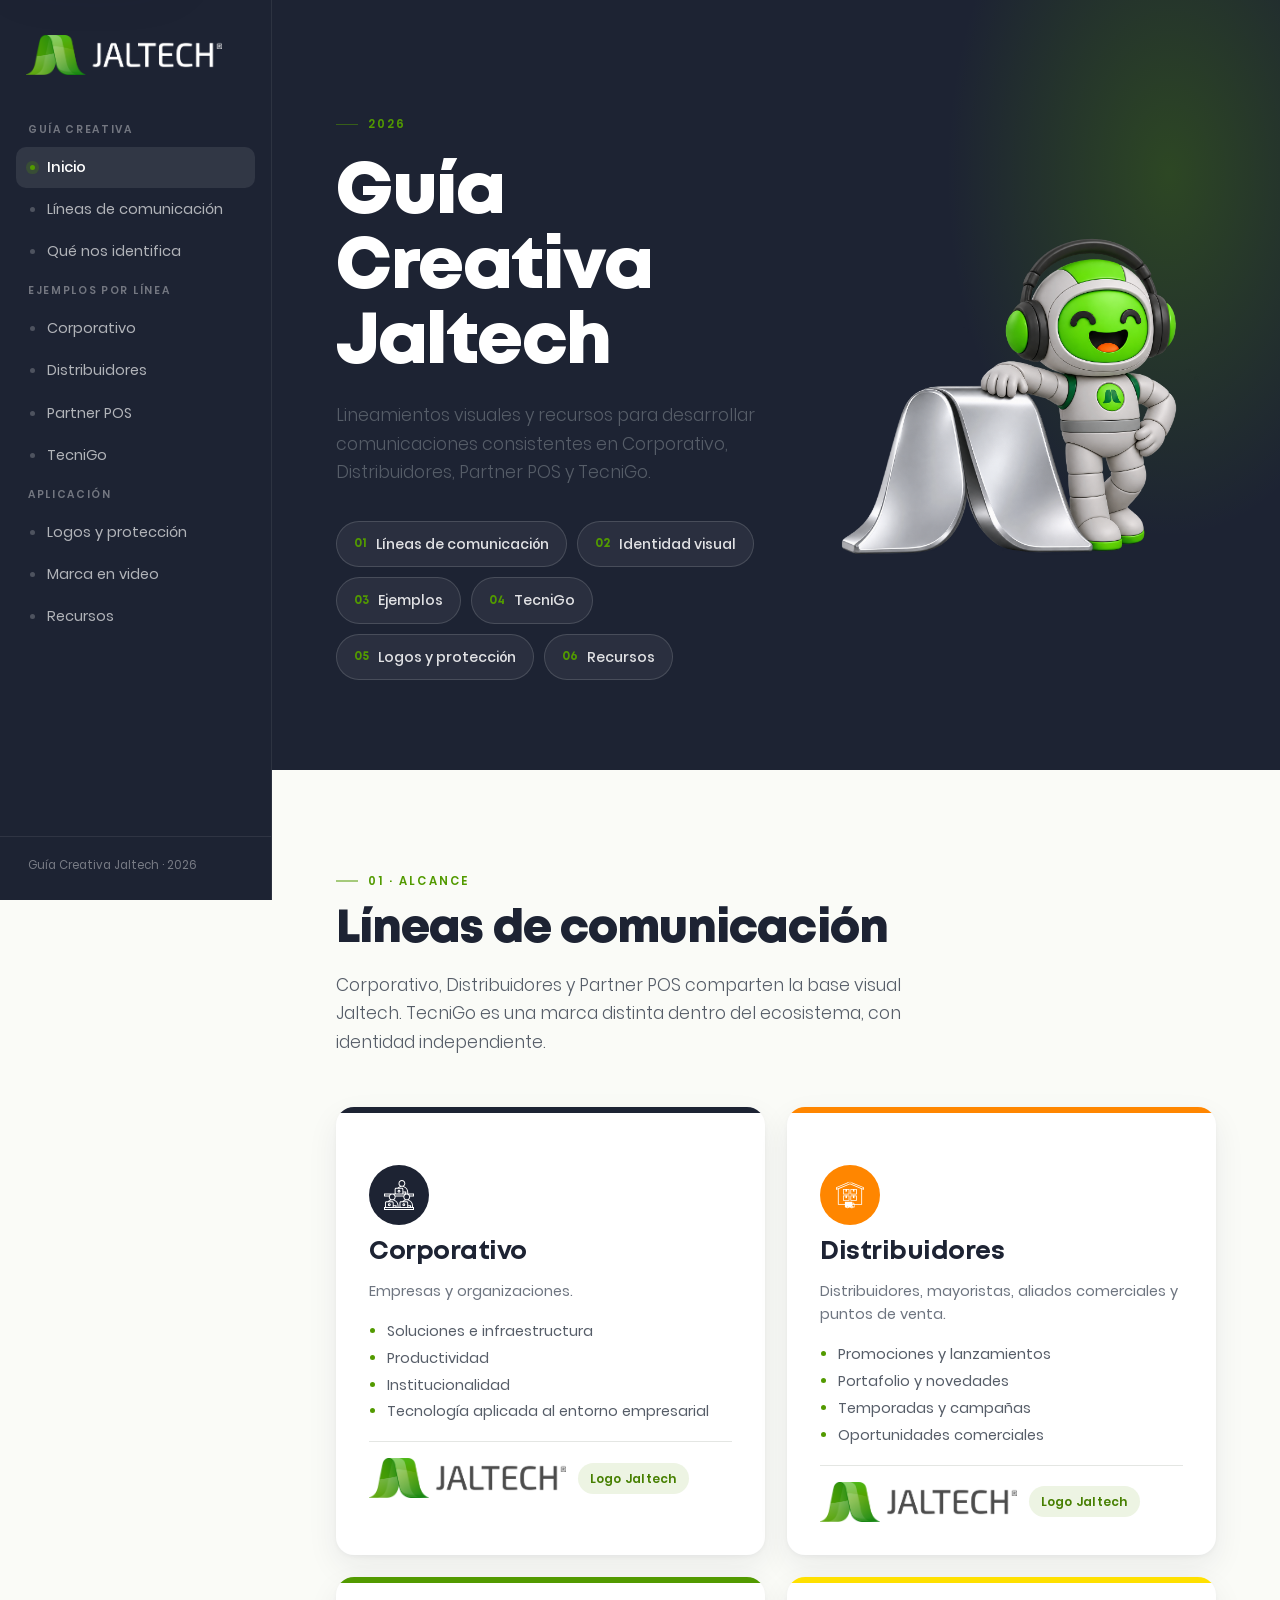
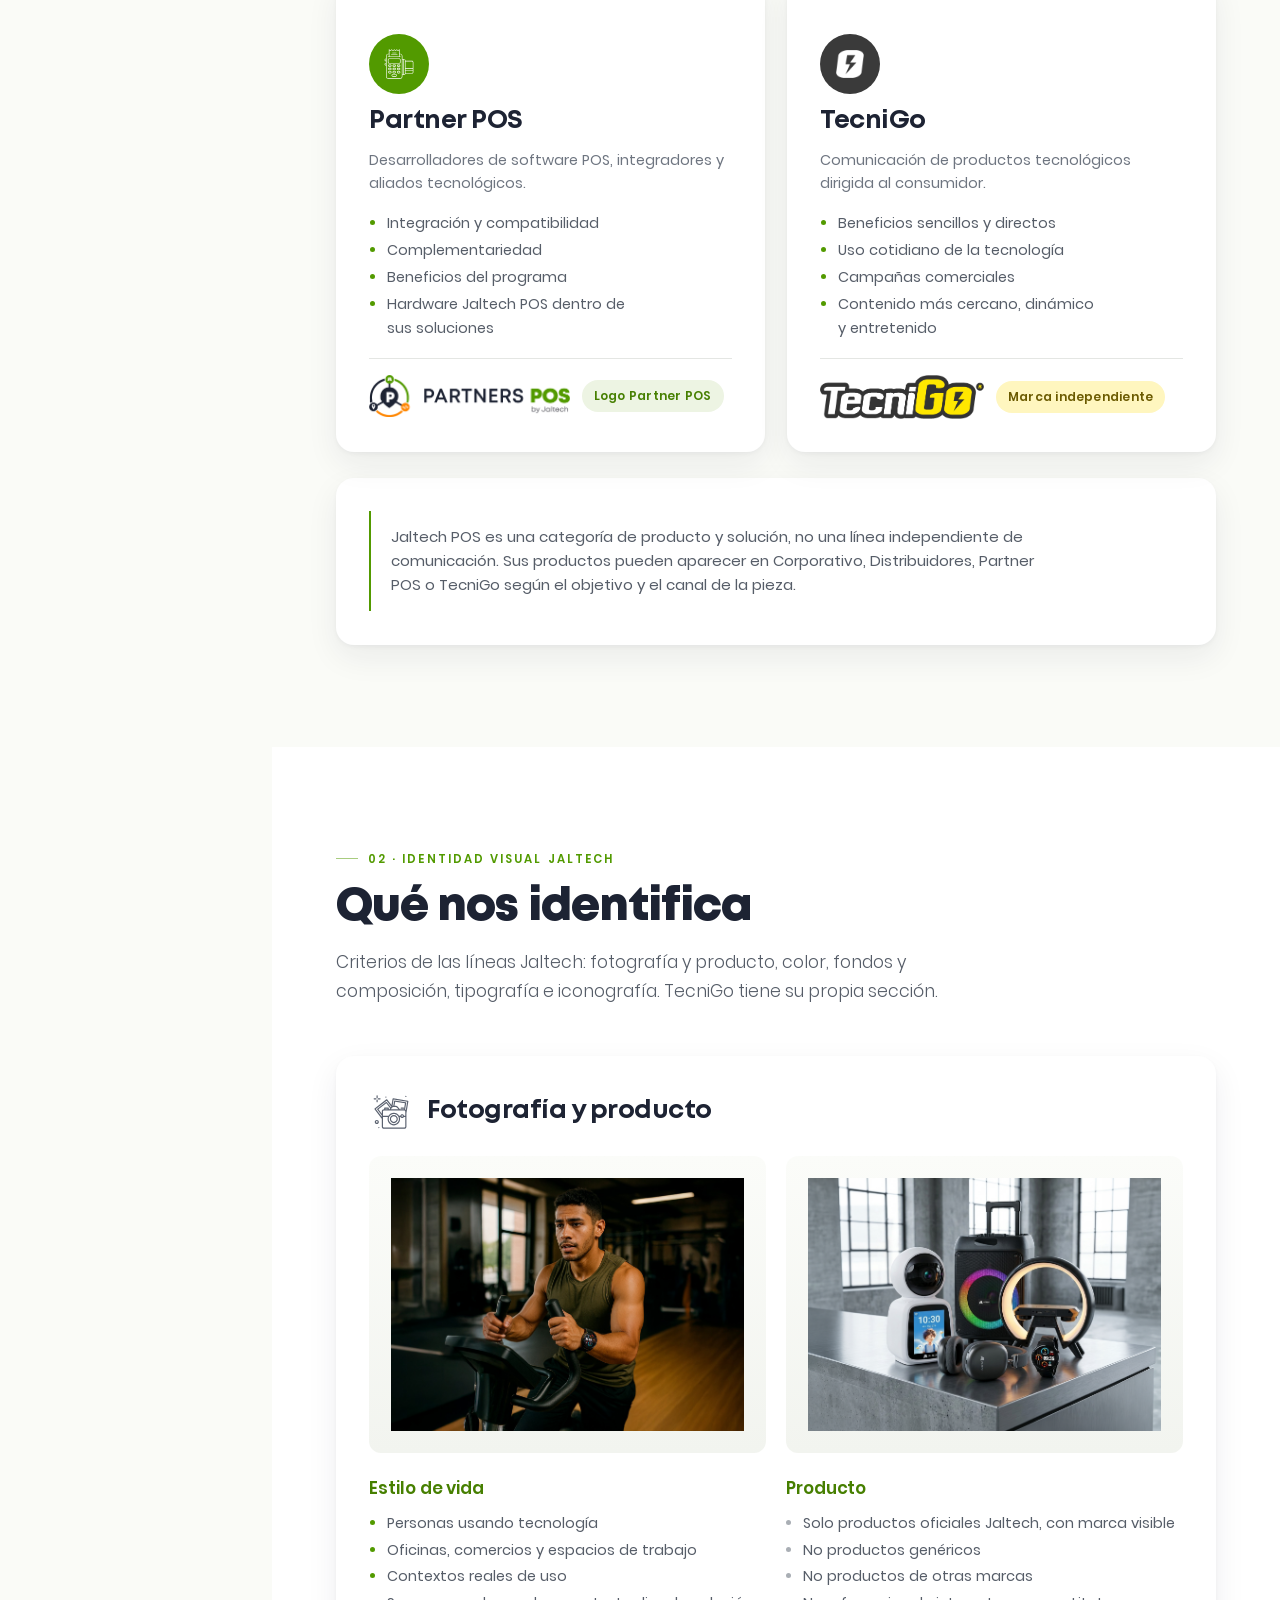
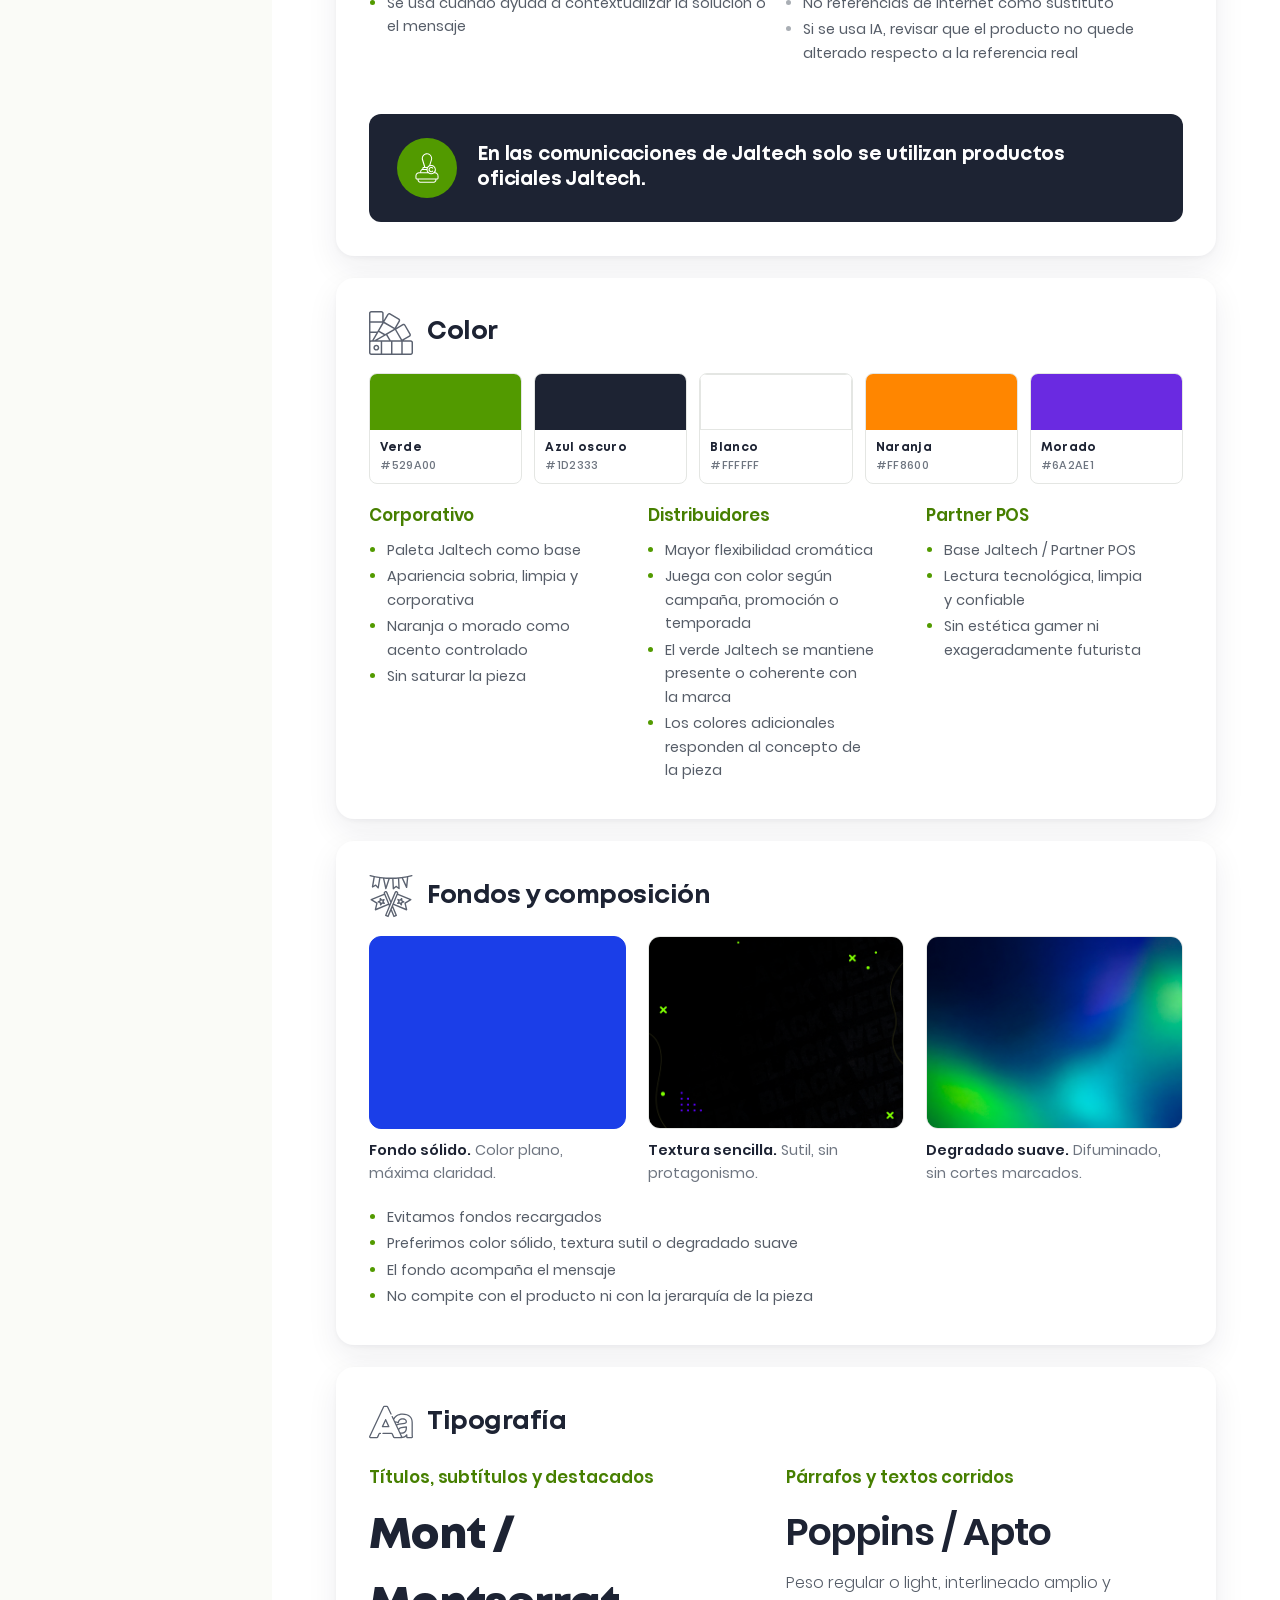
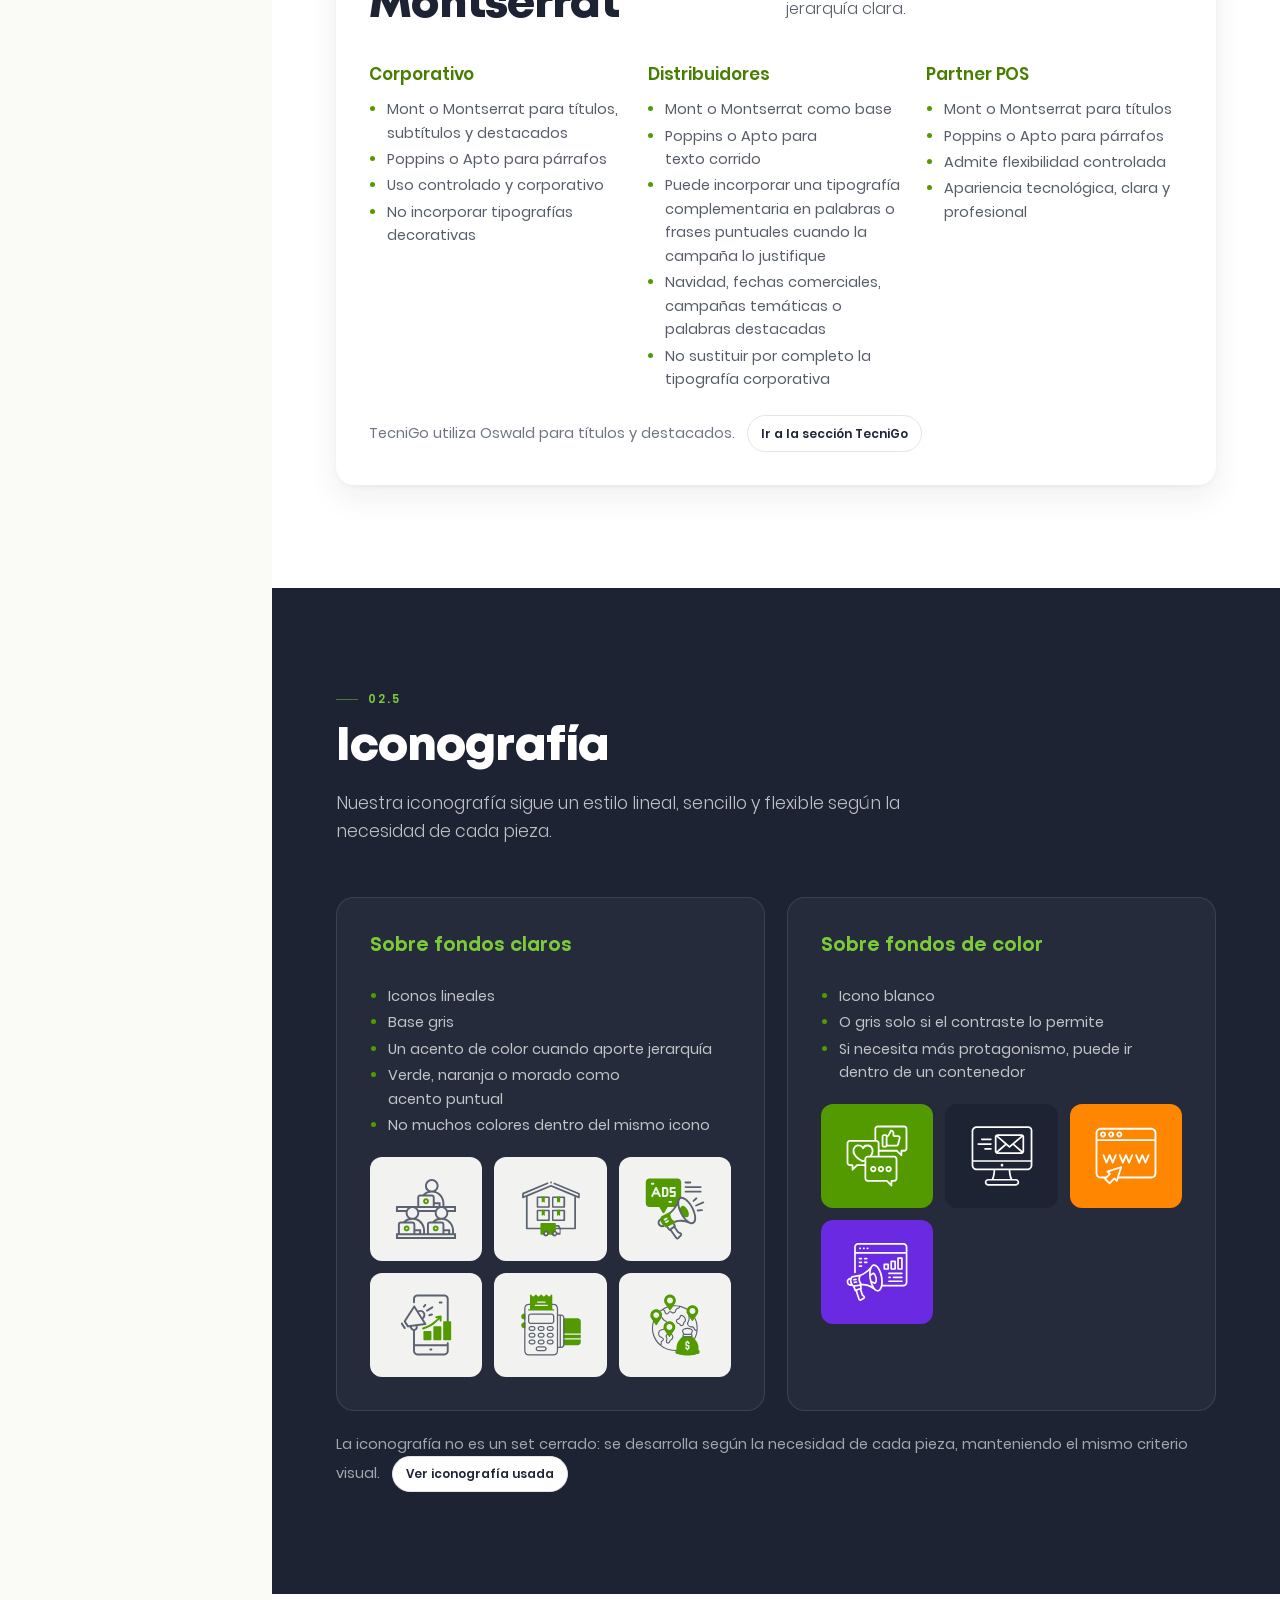
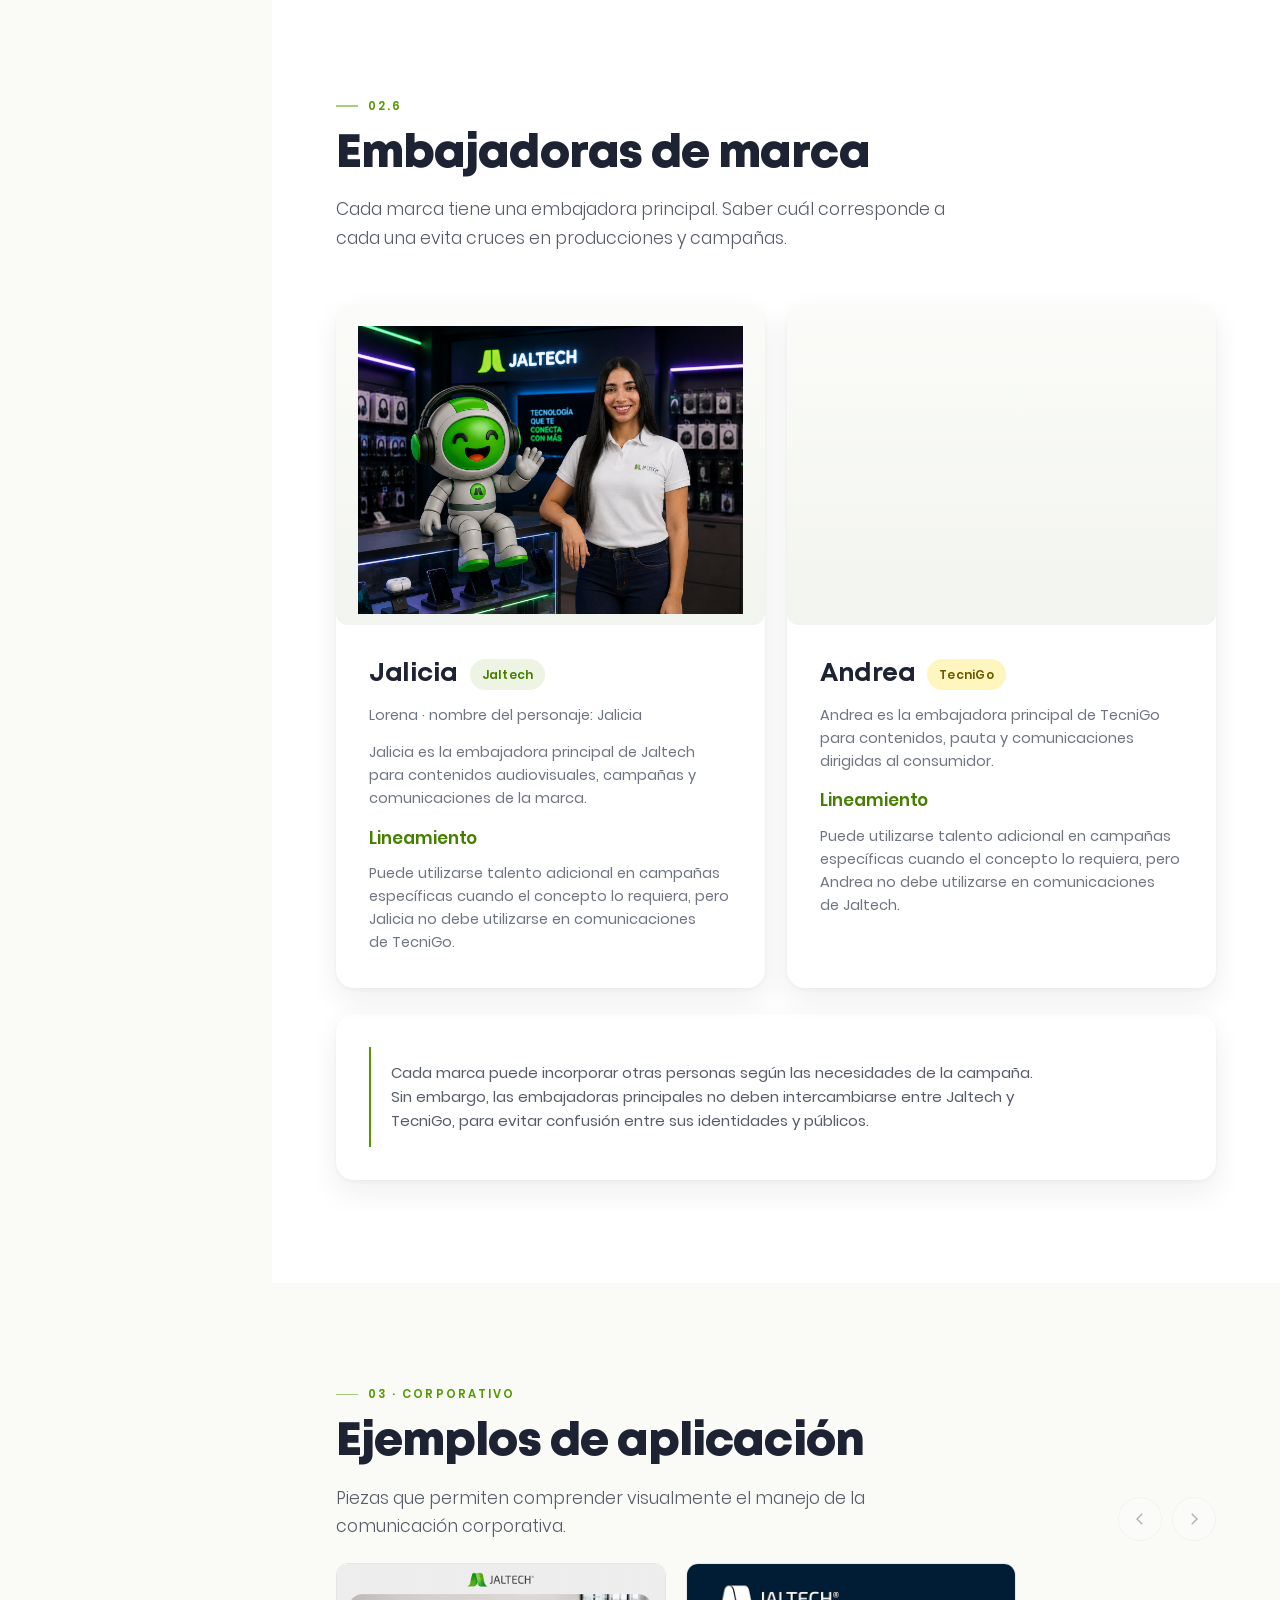
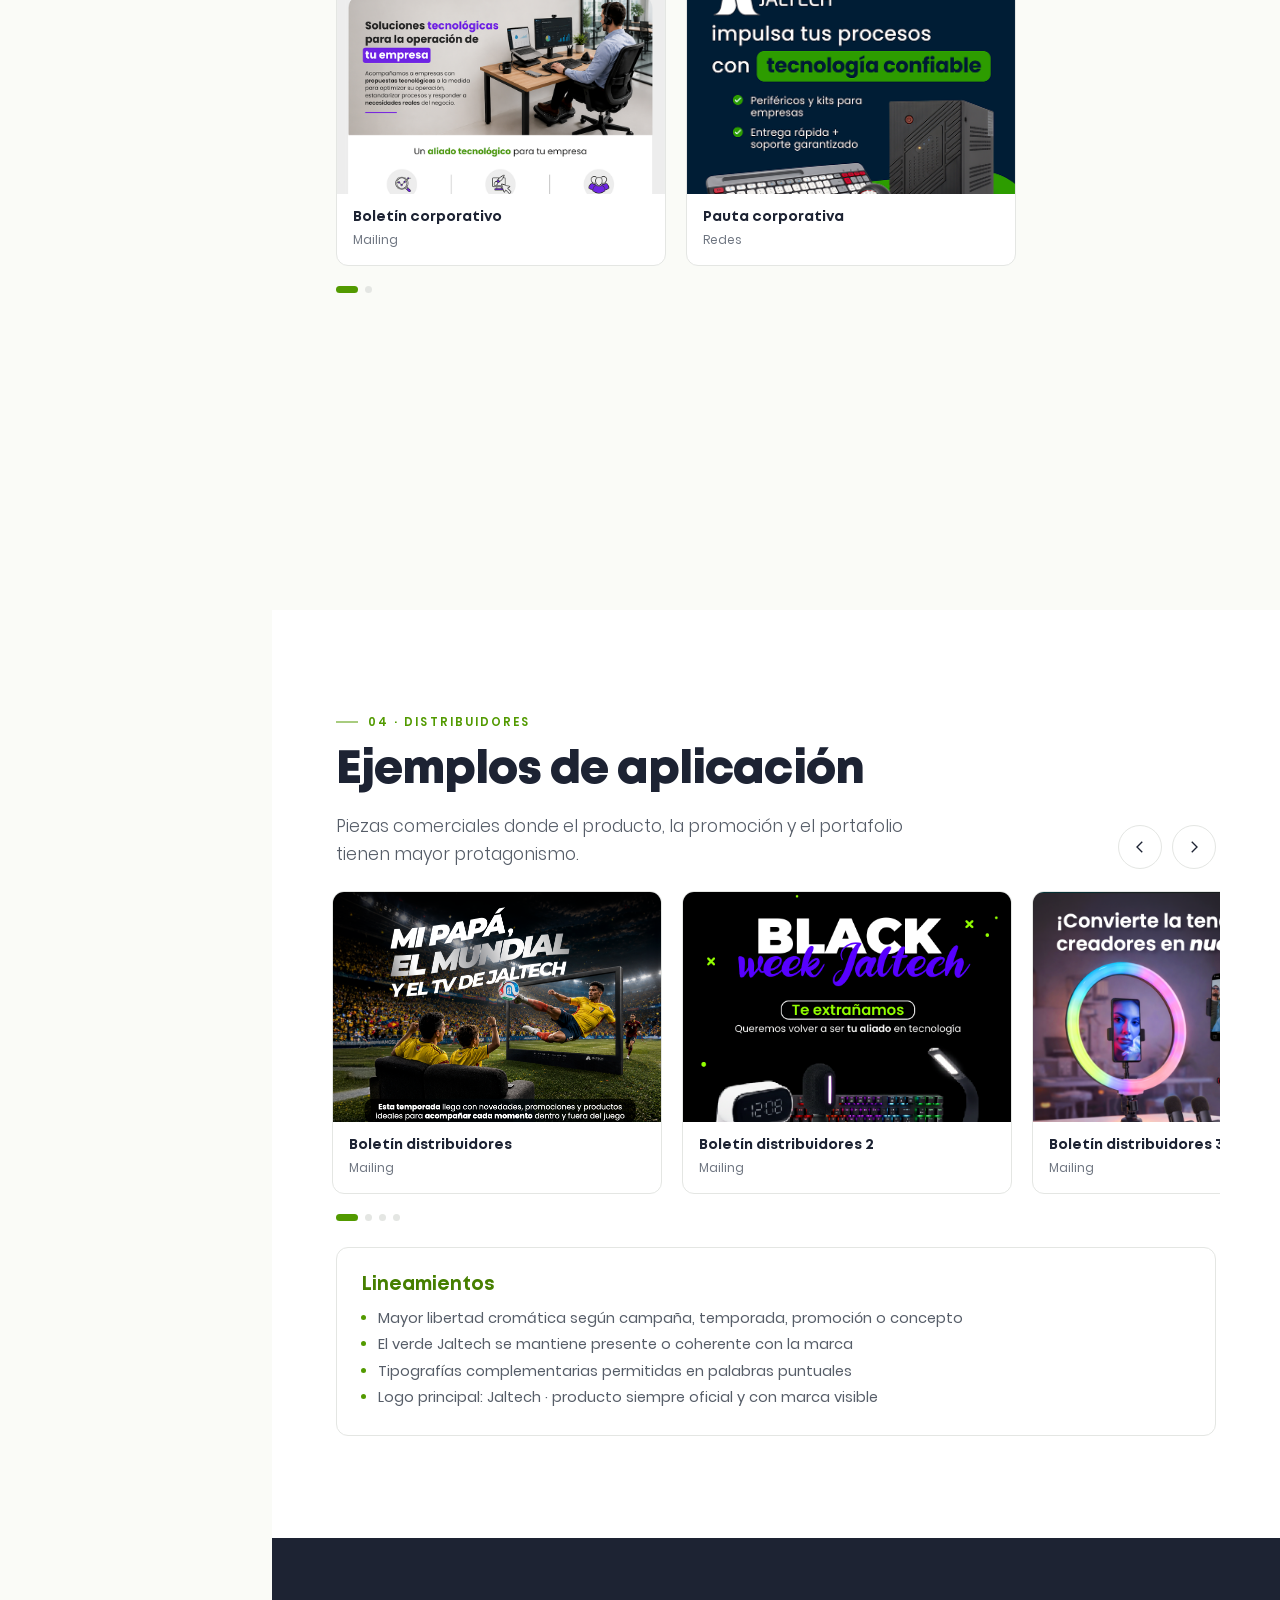
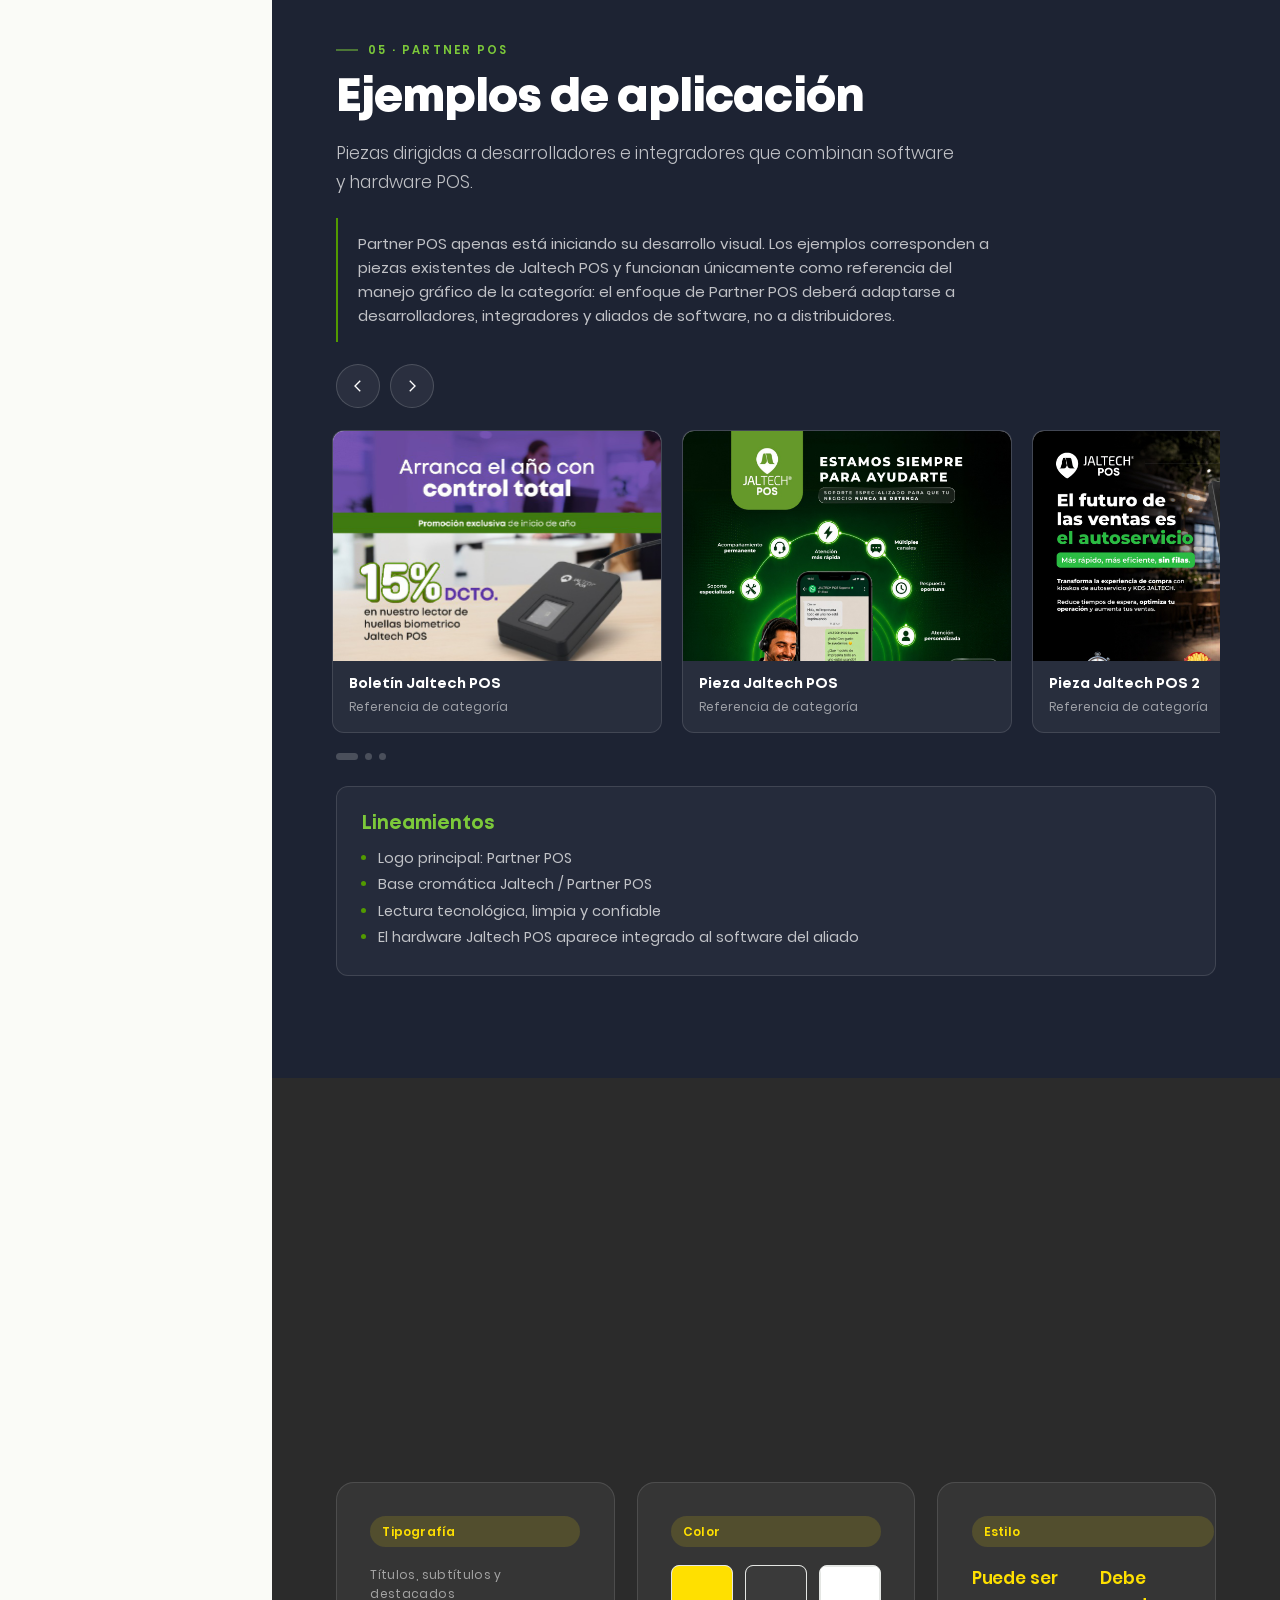
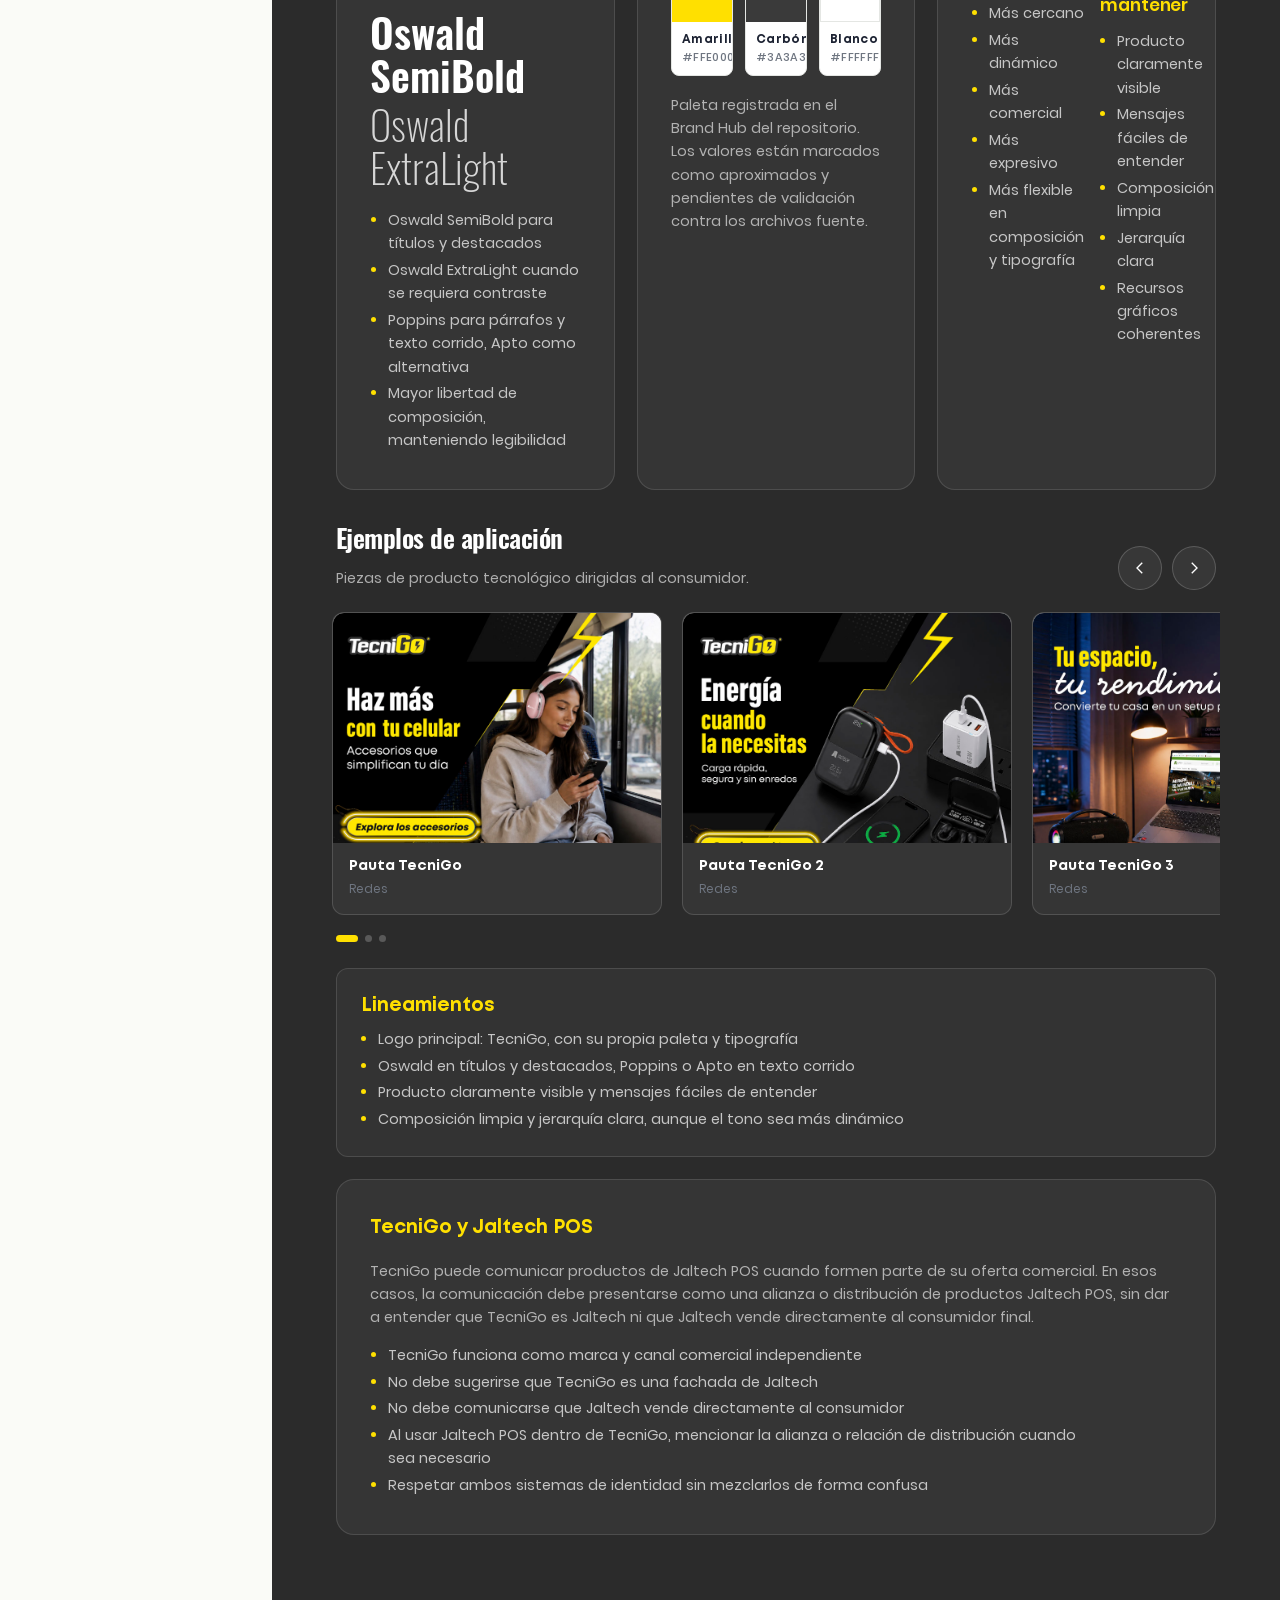
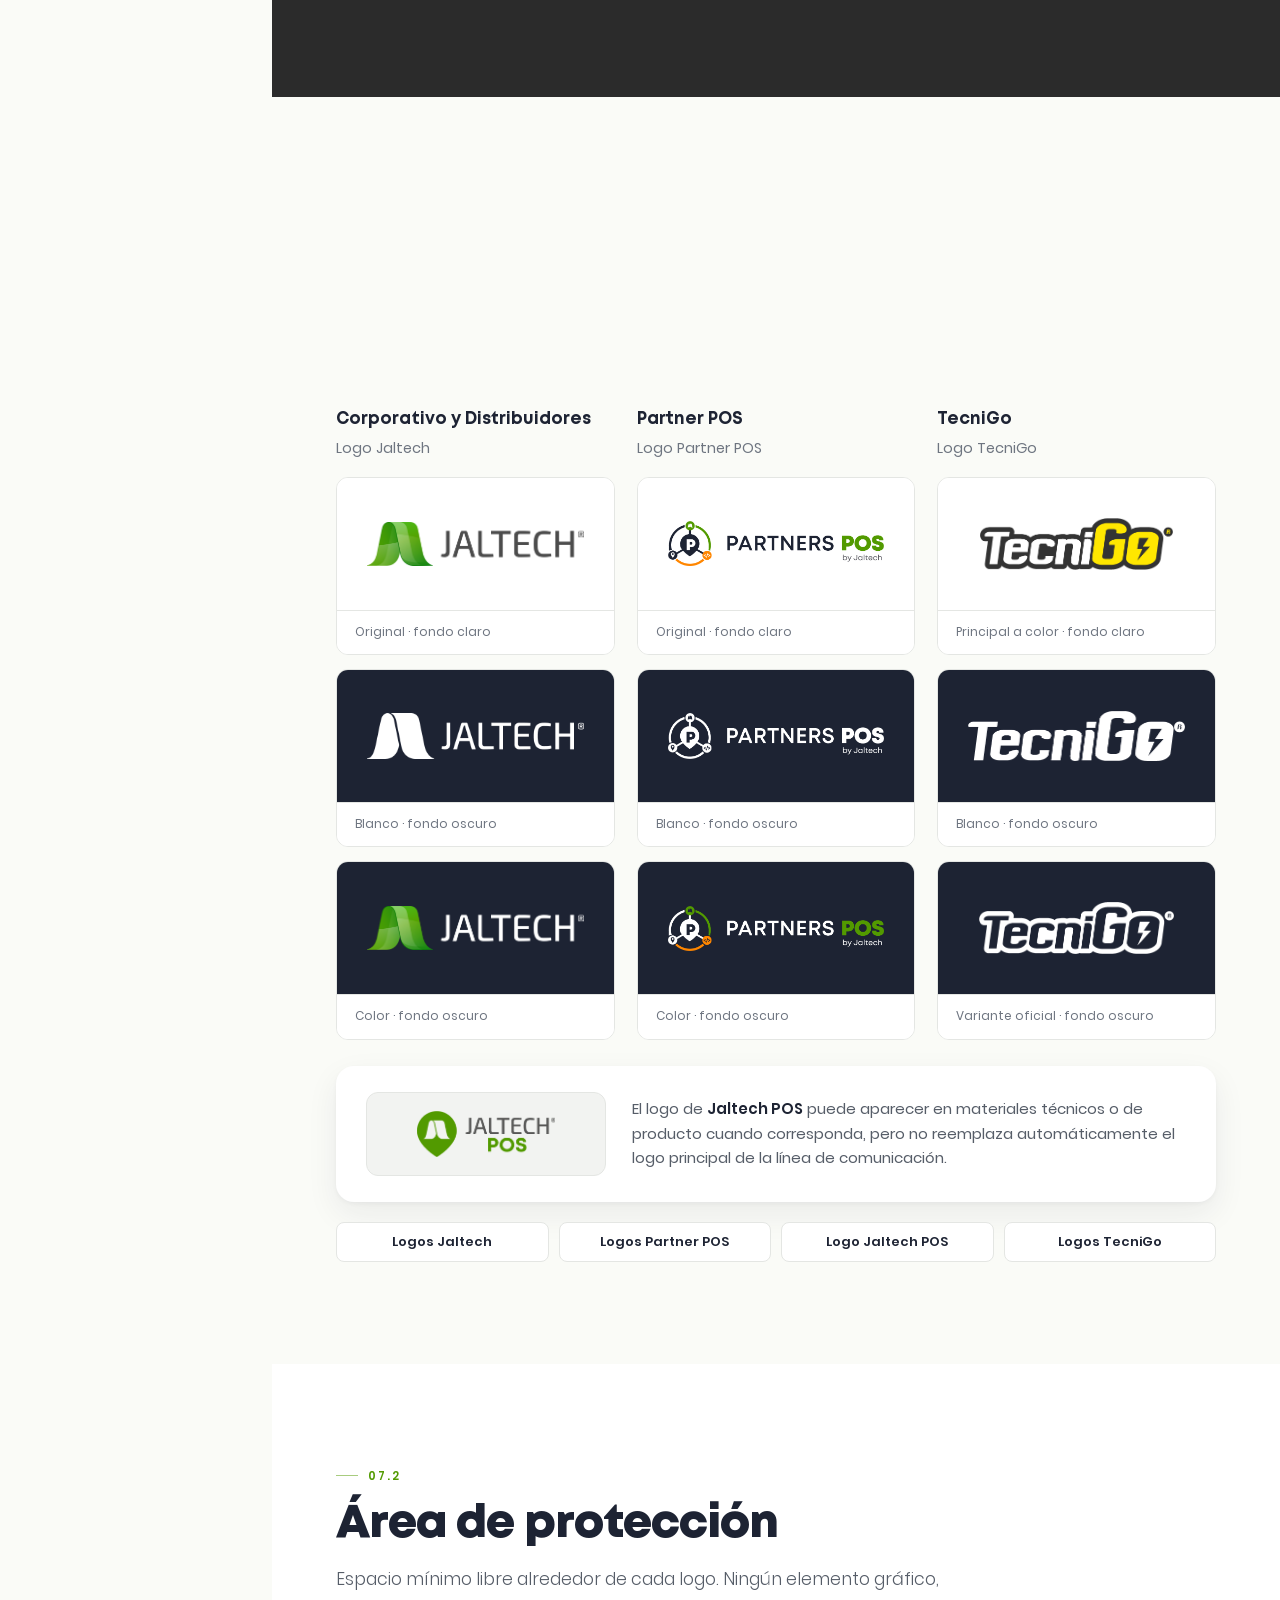
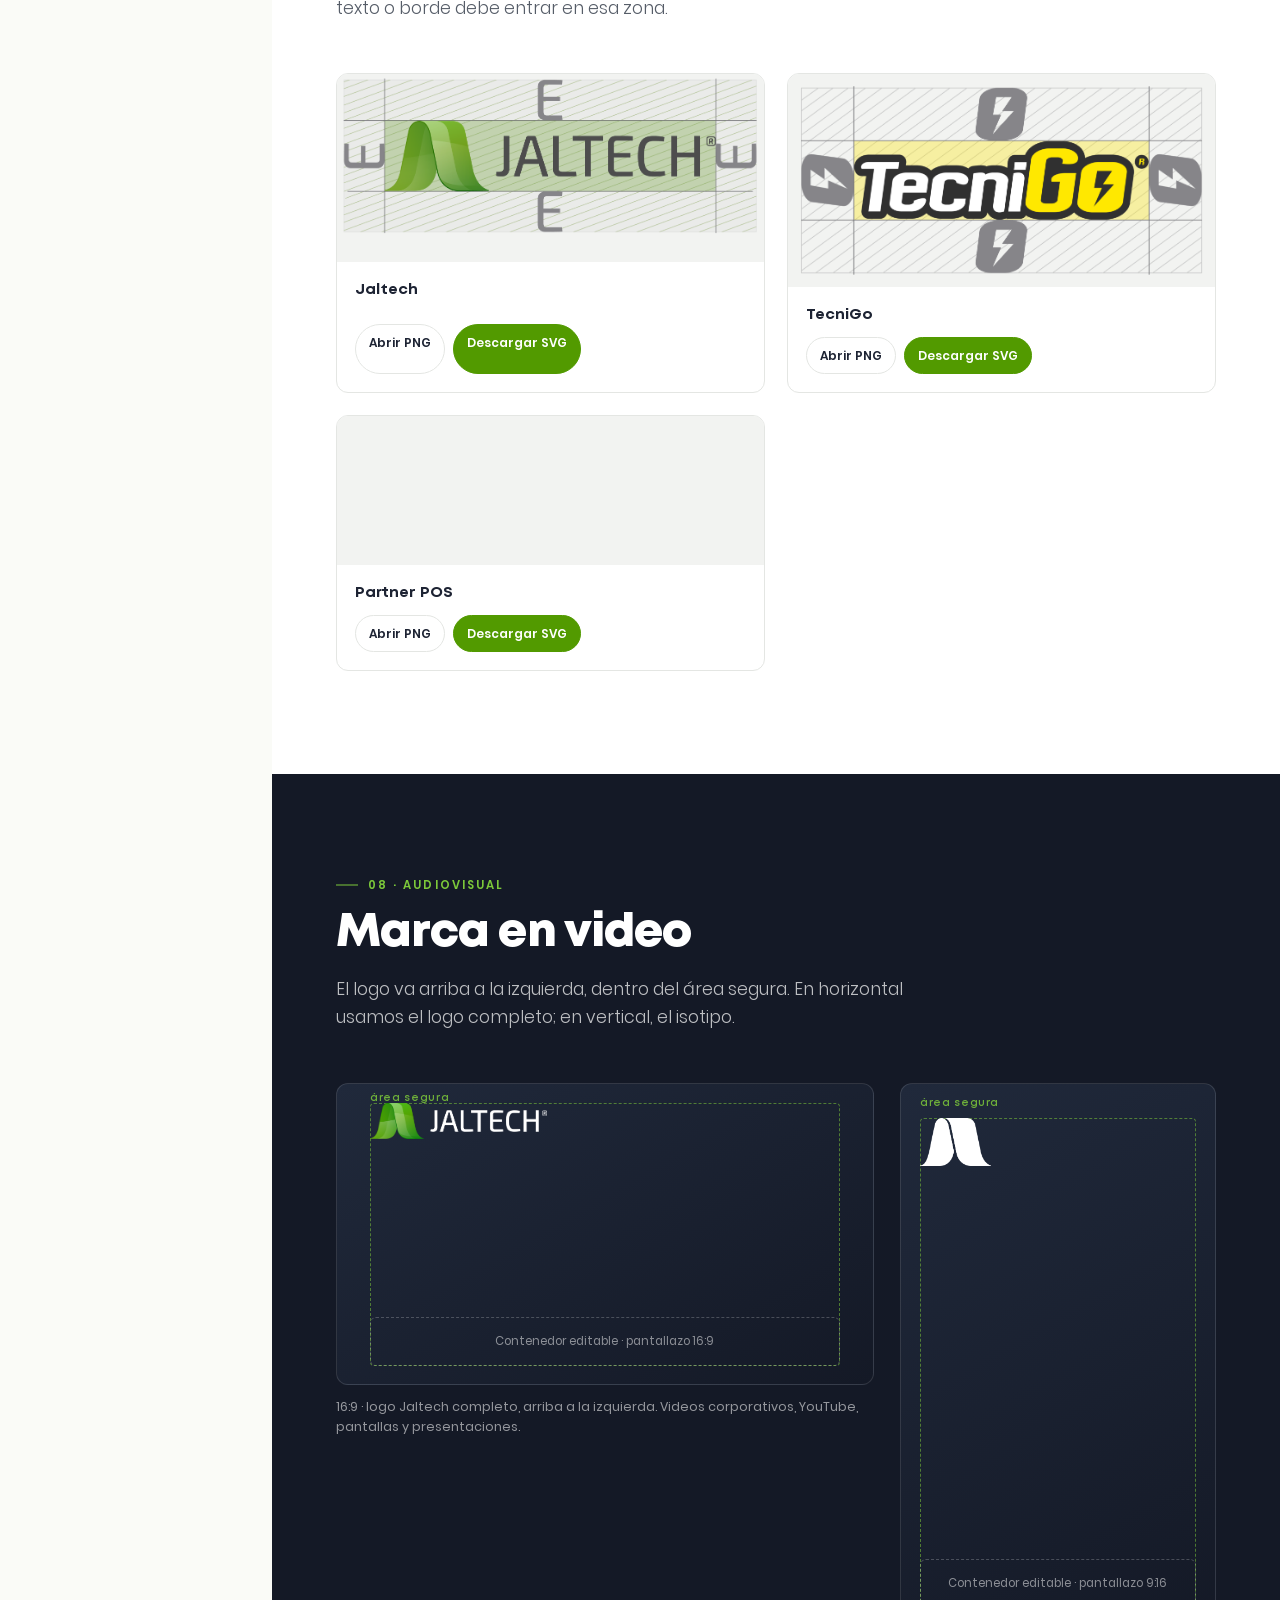
<file: guia-agencia.html>
<!DOCTYPE html>
<html lang="es">
<head>
<meta charset="utf-8">
<meta name="viewport" content="width=device-width, initial-scale=1">
<title>Guía Creativa Jaltech · 2026</title>
<meta name="description" content="Lineamientos visuales y recursos para desarrollar comunicaciones consistentes en Corporativo, Distribuidores, Partner POS y TecniGo.">
<link rel="icon" href="assets/logo/jaltech-isotipo.svg">
<link rel="stylesheet" href="assets/agency-guide/guia.css?v=15">
</head>
<body>
<a class="skip" href="#inicio">Ir al contenido</a>
<div class="progress" aria-hidden="true"><i></i></div>

<!-- ══════════ Navegación lateral ══════════ -->
<aside class="side">
  <div class="side__brand">
    <img src="assets/logo/jaltech-horizontal-green-white-gradient.png" alt="Jaltech">
    <button class="burger" type="button" aria-expanded="false" aria-controls="guia-nav" aria-label="Abrir menú">
      <svg width="20" height="20" viewBox="0 0 24 24" fill="none" stroke="currentColor" stroke-width="1.8"><path d="M3 6h18M3 12h18M3 18h18"/></svg>
    </button>
  </div>
  <nav class="side__nav" id="guia-nav" aria-label="Secciones de la guía">
    <p class="side__label">Guía creativa</p>
    <a class="nav-item" href="#inicio" aria-current="true"><i class="dot"></i>Inicio</a>
    <a class="nav-item" href="#lineas"><i class="dot"></i>Líneas de comunicación</a>
    <a class="nav-item" href="#identidad"><i class="dot"></i>Qué nos identifica</a>
    <p class="side__label">Ejemplos por línea</p>
    <a class="nav-item" href="#corporativo"><i class="dot"></i>Corporativo</a>
    <a class="nav-item" href="#distribuidores"><i class="dot"></i>Distribuidores</a>
    <a class="nav-item" href="#partner"><i class="dot"></i>Partner POS</a>
    <a class="nav-item" href="#tecnigo"><i class="dot"></i>TecniGo</a>
    <p class="side__label">Aplicación</p>
    <a class="nav-item" href="#logos"><i class="dot"></i>Logos y protección</a>
    <a class="nav-item" href="#video"><i class="dot"></i>Marca en video</a>
    <a class="nav-item" href="#recursos"><i class="dot"></i>Recursos</a>
  </nav>
  <div class="side__foot">Guía Creativa Jaltech · 2026</div>
</aside>

<main class="main" id="contenido">

<!-- ══════════ Portada ══════════ -->
<section id="inicio" class="hero" aria-labelledby="t-inicio">
  <div class="hero__grid">
    <div>
      <p class="eyebrow">2026</p>
      <h1 class="h1" id="t-inicio">Guía Creativa<br>Jaltech</h1>
      <p class="lead">Lineamientos visuales y recursos para desarrollar comunicaciones consistentes en Corporativo, Distribuidores, Partner POS y TecniGo.</p>
      <nav class="quick" aria-label="Accesos rápidos">
        <a href="#lineas"><span>01</span>Líneas de comunicación</a>
        <a href="#identidad"><span>02</span>Identidad visual</a>
        <a href="#corporativo"><span>03</span>Ejemplos</a>
        <a href="#tecnigo"><span>04</span>TecniGo</a>
        <a href="#logos"><span>05</span>Logos y protección</a>
        <a href="#recursos"><span>06</span>Recursos</a>
      </nav>
    </div>
    <div class="hero__stack">
      <figure class="f1 hero__art">
        <img src="assets/jalbot/jalbot-isotipo.png" alt="Jalbot con el isotipo Jaltech" decoding="async">
      </figure>
    </div>
  </div>
</section>

<!-- ══════════ Líneas de comunicación ══════════ -->
<section id="lineas" class="band band--light" aria-labelledby="t-lineas">
  <div class="wrap">
    <header class="sect-head rv">
      <p class="eyebrow">01 · Alcance</p>
      <h2 class="h2" id="t-lineas">Líneas de comunicación</h2>
      <p class="lead">Corporativo, Distribuidores y Partner POS comparten la base visual Jaltech. TecniGo es una marca distinta dentro del ecosistema, con identidad independiente.</p>
    </header>

    <div class="grid-2">
      <article class="card line-card rv">
        <div class="line-card__top bg-ink"></div>
        <div class="pad line-card" style="gap:14px">
          <div class="ico-round bg-ink"><img src="assets/icons/corporativo-white.svg" alt=""></div>
          <h3 class="h3">Corporativo</h3>
          <p class="muted">Empresas y organizaciones.</p>
          <ul class="bl">
            <li>Soluciones e infraestructura</li>
            <li>Productividad</li>
            <li>Institucionalidad</li>
            <li>Tecnología aplicada al entorno empresarial</li>
          </ul>
          <div class="line-card__logo">
            <img src="assets/logo/jaltech-horizontal-green-gradient.png" alt="Logo Jaltech" style="max-height:40px">
            <span class="chip chip--green">Logo Jaltech</span>
          </div>
        </div>
      </article>

      <article class="card line-card rv">
        <div class="line-card__top bg-orange"></div>
        <div class="pad line-card" style="gap:14px">
          <div class="ico-round bg-orange"><img src="assets/icons/distribuidores-white.svg" alt=""></div>
          <h3 class="h3">Distribuidores</h3>
          <p class="muted">Distribuidores, mayoristas, aliados comerciales y puntos de venta.</p>
          <ul class="bl">
            <li>Promociones y lanzamientos</li>
            <li>Portafolio y novedades</li>
            <li>Temporadas y campañas</li>
            <li>Oportunidades comerciales</li>
          </ul>
          <div class="line-card__logo">
            <img src="assets/logo/jaltech-horizontal-green-gradient.png" alt="Logo Jaltech" style="max-height:40px">
            <span class="chip chip--green">Logo Jaltech</span>
          </div>
        </div>
      </article>

      <article class="card line-card rv">
        <div class="line-card__top bg-green"></div>
        <div class="pad line-card" style="gap:14px">
          <div class="ico-round bg-green"><img src="assets/icons/terminal-de-punto-de-venta-white.svg" alt=""></div>
          <h3 class="h3">Partner POS</h3>
          <p class="muted">Desarrolladores de software POS, integradores y aliados tecnológicos.</p>
          <ul class="bl">
            <li>Integración y compatibilidad</li>
            <li>Complementariedad</li>
            <li>Beneficios del programa</li>
            <li>Hardware Jaltech POS dentro de sus soluciones</li>
          </ul>
          <div class="line-card__logo">
            <img src="assets/lineas-negocio/partners-pos/logo-3.png" alt="Logo Partner POS" style="max-height:42px">
            <span class="chip chip--green">Logo Partner POS</span>
          </div>
        </div>
      </article>

      <article class="card line-card rv">
        <div class="line-card__top" style="background:#FFE000"></div>
        <div class="pad line-card" style="gap:14px">
          <div class="ico-round" style="background:#3A3A3A"><img src="assets/lineas-negocio/tecnigo/isotipo-2.png" alt="" style="width:28px;height:28px;object-fit:contain"></div>
          <h3 class="h3">TecniGo</h3>
          <p class="muted">Comunicación de productos tecnológicos dirigida al consumidor.</p>
          <ul class="bl">
            <li>Beneficios sencillos y directos</li>
            <li>Uso cotidiano de la tecnología</li>
            <li>Campañas comerciales</li>
            <li>Contenido más cercano, dinámico y entretenido</li>
          </ul>
          <div class="line-card__logo">
            <img src="assets/lineas-negocio/tecnigo/logo-3.png" alt="Logo TecniGo" style="max-height:44px">
            <span class="chip" style="background:#FFF6BF;color:#6B5A00">Marca independiente</span>
          </div>
        </div>
      </article>
    </div>

    <div class="card rv" style="margin-top:26px">
      <div class="pad">
        <p class="note">Jaltech POS es una categoría de producto y solución, no una línea independiente de comunicación. Sus productos pueden aparecer en Corporativo, Distribuidores, Partner POS o TecniGo según el objetivo y el canal de la pieza.</p>
      </div>
    </div>
  </div>
</section>

<!-- ══════════ Qué nos identifica ══════════ -->
<section id="identidad" class="band band--white" aria-labelledby="t-identidad">
  <div class="wrap">
    <header class="sect-head rv">
      <p class="eyebrow">02 · Identidad visual Jaltech</p>
      <h2 class="h2" id="t-identidad">Qué nos identifica</h2>
      <p class="lead">Criterios de las líneas Jaltech: fotografía y producto, color, fondos y composición, tipografía e iconografía. TecniGo tiene su propia sección.</p>
    </header>

    <!-- Fotografía y producto -->
    <article class="card rv" style="margin-bottom:22px">
      <div class="pad" style="display:grid;gap:22px">
        <div style="display:flex;align-items:center;gap:14px">
          <img class="ico" src="assets/icons/fotografia-outline.svg" alt="">
          <h3 class="h3">Fotografía y producto</h3>
        </div>
        <div class="two-col">
          <div class="slot" data-img="assets/images/estilo-de-vida.png" style="aspect-ratio:4/3">
            <span class="slot__in"><i></i><b>Estilo de vida</b><code>assets/images/estilo-de-vida.png</code></span>
          </div>
          <div class="slot" data-img="assets/images/productos-collage.png" style="aspect-ratio:4/3">
            <span class="slot__in"><i></i><b>Collage de productos</b><code>assets/images/productos-collage.png</code></span>
          </div>
        </div>
        <div class="two-col">
          <div>
            <p class="sub">Estilo de vida</p>
            <ul class="bl">
              <li>Personas usando tecnología</li>
              <li>Oficinas, comercios y espacios de trabajo</li>
              <li>Contextos reales de uso</li>
              <li>Se usa cuando ayuda a contextualizar la solución o el mensaje</li>
            </ul>
          </div>
          <div>
            <p class="sub">Producto</h4>
            <ul class="bl bl--soft">
              <li>Solo productos oficiales Jaltech, con marca visible</li>
              <li>No productos genéricos</li>
              <li>No productos de otras marcas</li>
              <li>No referencias de internet como sustituto</li>
              <li>Si se usa IA, revisar que el producto no quede alterado respecto a la referencia real</li>
            </ul>
          </div>
        </div>
        <div class="rule-banner">
          <div class="ico-round bg-green"><img src="assets/icons/sello-marca-white.svg" alt=""></div>
          <strong>En las comunicaciones de Jaltech solo se utilizan productos oficiales Jaltech.</strong>
        </div>
      </div>
    </article>

    <!-- Color -->
    <article class="card rv" style="margin-bottom:22px">
      <div class="pad" style="display:grid;gap:18px">
        <div style="display:flex;align-items:center;gap:14px">
          <img class="ico" src="assets/icons/colores-outline.svg" alt="">
          <h3 class="h3">Color</h3>
        </div>
        <div class="swatches">
          <div class="sw"><i style="background:#529A00"></i><span><b>Verde</b>#529A00</span></div>
          <div class="sw"><i style="background:#1D2333"></i><span><b>Azul oscuro</b>#1D2333</span></div>
          <div class="sw"><i style="background:#FFFFFF;box-shadow:inset 0 0 0 1px #E4E6E3"></i><span><b>Blanco</b>#FFFFFF</span></div>
          <div class="sw"><i style="background:#FF8600"></i><span><b>Naranja</b>#FF8600</span></div>
          <div class="sw"><i style="background:#6A2AE1"></i><span><b>Morado</b>#6A2AE1</span></div>
        </div>
        <div class="grid-3">
          <div>
            <p class="sub">Corporativo</p>
            <ul class="bl">
              <li>Paleta Jaltech como base</li>
              <li>Apariencia sobria, limpia y corporativa</li>
              <li>Naranja o morado como acento controlado</li>
              <li>Sin saturar la pieza</li>
            </ul>
          </div>
          <div>
            <p class="sub">Distribuidores</p>
            <ul class="bl">
              <li>Mayor flexibilidad cromática</li>
              <li>Juega con color según campaña, promoción o temporada</li>
              <li>El verde Jaltech se mantiene presente o coherente con la marca</li>
              <li>Los colores adicionales responden al concepto de la pieza</li>
            </ul>
          </div>
          <div>
            <p class="sub">Partner POS</p>
            <ul class="bl">
              <li>Base Jaltech / Partner POS</li>
              <li>Lectura tecnológica, limpia y confiable</li>
              <li>Sin estética gamer ni exageradamente futurista</li>
            </ul>
          </div>
        </div>
      </div>
    </article>

    <!-- Fondos y composición -->
    <article class="card rv" style="margin-bottom:22px">
      <div class="pad" style="display:grid;gap:18px">
        <div style="display:flex;align-items:center;gap:14px">
          <img class="ico" src="assets/icons/pop-outline.svg" alt="">
          <h3 class="h3">Fondos y composición</h3>
        </div>
        <div class="grid-3">
          <div>
            <div class="bg-demo bg-demo--solid"></div>
            <p class="muted" style="margin-top:10px"><b style="color:var(--ink)">Fondo sólido.</b> Color plano, máxima claridad.</p>
          </div>
          <div>
            <div class="bg-demo"><img src="assets/images/texture.webp" alt="Ejemplo de fondo con textura sencilla" loading="lazy"></div>
            <p class="muted" style="margin-top:10px"><b style="color:var(--ink)">Textura sencilla.</b> Sutil, sin protagonismo.</p>
          </div>
          <div>
            <div class="bg-demo"><img src="assets/images/degrade.webp" alt="Ejemplo de fondo con degradado suave" loading="lazy"></div>
            <p class="muted" style="margin-top:10px"><b style="color:var(--ink)">Degradado suave.</b> Difuminado, sin cortes marcados.</p>
          </div>
        </div>
        <ul class="bl">
          <li>Evitamos fondos recargados</li>
          <li>Preferimos color sólido, textura sutil o degradado suave</li>
          <li>El fondo acompaña el mensaje</li>
          <li>No compite con el producto ni con la jerarquía de la pieza</li>
        </ul>
      </div>
    </article>

    <!-- Tipografía -->
    <article class="card rv">
      <div class="pad" style="display:grid;gap:20px">
        <div style="display:flex;align-items:center;gap:14px">
          <img class="ico" src="assets/icons/tipografia-outline.svg" alt="">
          <h3 class="h3">Tipografía</h3>
        </div>
        <div class="two-col">
          <div>
            <p class="sub">Títulos, subtítulos y destacados</p>
            <div class="type-spec"><b>Mont / Montserrat</b></div>
          </div>
          <div>
            <p class="sub">Párrafos y textos corridos</p>
            <div class="type-spec">
              <b style="font-family:'Poppins',sans-serif;font-weight:600;font-size:clamp(26px,3vw,38px)">Poppins / Apto</b>
              <p>Peso regular o light, interlineado amplio y jerarquía clara.</p>
            </div>
          </div>
        </div>
        <div class="grid-3">
          <div>
            <p class="sub">Corporativo</p>
            <ul class="bl">
              <li>Mont o Montserrat para títulos, subtítulos y destacados</li>
              <li>Poppins o Apto para párrafos</li>
              <li>Uso controlado y corporativo</li>
              <li>No incorporar tipografías decorativas</li>
            </ul>
          </div>
          <div>
            <p class="sub">Distribuidores</p>
            <ul class="bl">
              <li>Mont o Montserrat como base</li>
              <li>Poppins o Apto para texto corrido</li>
              <li>Puede incorporar una tipografía complementaria en palabras o frases puntuales cuando la campaña lo justifique</li>
              <li>Navidad, fechas comerciales, campañas temáticas o palabras destacadas</li>
              <li>No sustituir por completo la tipografía corporativa</li>
            </ul>
          </div>
          <div>
            <p class="sub">Partner POS</p>
            <ul class="bl">
              <li>Mont o Montserrat para títulos</li>
              <li>Poppins o Apto para párrafos</li>
              <li>Admite flexibilidad controlada</li>
              <li>Apariencia tecnológica, clara y profesional</li>
            </ul>
          </div>
        </div>
        <p class="muted" style="display:flex;align-items:center;gap:12px;flex-wrap:wrap">TecniGo utiliza Oswald para títulos y destacados. <a class="abtn" href="#tecnigo">Ir a la sección TecniGo</a></p>
      </div>
    </article>
  </div>
</section>

<!-- ══════════ Iconografía ══════════ -->
<section class="band band--dark" aria-labelledby="t-icono">
  <div class="wrap">
    <header class="sect-head rv">
      <p class="eyebrow">02.5</p>
      <h2 class="h2" id="t-icono">Iconografía</h2>
      <p class="lead">Nuestra iconografía sigue un estilo lineal, sencillo y flexible según la necesidad de cada pieza.</p>
    </header>
    <div class="grid-2">
      <article class="card rv">
        <div class="pad" style="display:grid;gap:16px">
          <p class="sub-lg">Sobre fondos claros</p>
          <ul class="bl">
            <li>Iconos lineales</li>
            <li>Base gris</li>
            <li>Un acento de color cuando aporte jerarquía</li>
            <li>Verde, naranja o morado como acento puntual</li>
            <li>No muchos colores dentro del mismo icono</li>
          </ul>
          <div class="icon-row">
            <div class="ig ig--plain"><div class="ig__box"><img src="assets/icons/corporativo-accent.svg" alt="Icono corporativo con acento de color"></div></div>
            <div class="ig ig--plain"><div class="ig__box"><img src="assets/icons/distribuidores-accent.svg" alt="Icono distribuidores con acento de color"></div></div>
            <div class="ig ig--plain"><div class="ig__box"><img src="assets/icons/publicidad-accent.svg" alt="Icono publicidad con acento de color"></div></div>
            <div class="ig ig--plain"><div class="ig__box"><img src="assets/icons/mercadeo-en-linea-accent.svg" alt="Icono mercadeo en linea con acento de color"></div></div>
            <div class="ig ig--plain"><div class="ig__box"><img src="assets/icons/terminal-de-punto-de-venta-accent.svg" alt="Icono terminal de punto de venta con acento de color"></div></div>
            <div class="ig ig--plain"><div class="ig__box"><img src="assets/icons/mundial-accent.svg" alt="Icono mundial con acento de color"></div></div>
          </div>
        </div>
      </article>
      <article class="card rv">
        <div class="pad" style="display:grid;gap:16px">
          <p class="sub-lg">Sobre fondos de color</p>
          <ul class="bl">
            <li>Icono blanco</li>
            <li>O gris solo si el contraste lo permite</li>
            <li>Si necesita más protagonismo, puede ir dentro de un contenedor</li>
          </ul>
          <div class="icon-row">
            <div class="ig ig--plain"><div class="ig__box ig__box--green"><img src="assets/icons/redes-white.svg" alt="Icono redes blanco"></div></div>
            <div class="ig ig--plain"><div class="ig__box ig__box--dark"><img src="assets/icons/mailing-white.svg" alt="Icono mailing blanco"></div></div>
            <div class="ig ig--plain"><div class="ig__box ig__box--orange"><img src="assets/icons/web-white.svg" alt="Icono web blanco"></div></div>
            <div class="ig ig--plain"><div class="ig__box ig__box--purple"><img src="assets/icons/publicidad-digital-white.svg" alt="Icono publicidad digital blanco"></div></div>
          </div>
        </div>
      </article>
    </div>
    <p class="muted rv" style="margin-top:22px">La iconografía no es un set cerrado: se desarrolla según la necesidad de cada pieza, manteniendo el mismo criterio visual.
      <button class="abtn" type="button" data-res="iconografia" style="margin-left:8px">Ver iconografía usada</button>
    </p>
  </div>
</section>

<!-- ══════════ Embajadoras de marca ══════════ -->
<section id="embajadoras" class="band band--white" aria-labelledby="t-emb">
  <div class="wrap">
    <header class="sect-head rv">
      <p class="eyebrow">02.6</p>
      <h2 class="h2" id="t-emb">Embajadoras de marca</h2>
      <p class="lead">Cada marca tiene una embajadora principal. Saber cuál corresponde a cada una evita cruces en producciones y campañas.</p>
    </header>

    <div class="grid-2">
      <article class="card rv">
        <div class="slot" data-img="assets/images/embajadora-jaltech.webp" style="aspect-ratio:4/3">
          <span class="slot__in"><i></i><b>Embajadora Jaltech</b><code>assets/images/embajadora-jaltech.webp</code></span>
        </div>
        <div class="pad" style="display:grid;gap:14px">
          <div style="display:flex;align-items:center;gap:12px;flex-wrap:wrap">
            <h3 class="h3">Jalicia</h3>
            <span class="chip chip--green">Jaltech</span>
          </div>
          <p class="muted">Lorena · nombre del personaje: Jalicia</p>
          <p class="muted">Jalicia es la embajadora principal de Jaltech para contenidos audiovisuales, campañas y comunicaciones de la marca.</p>
          <div>
            <p class="sub">Lineamiento</p>
            <p class="muted">Puede utilizarse talento adicional en campañas específicas cuando el concepto lo requiera, pero Jalicia no debe utilizarse en comunicaciones de TecniGo.</p>
          </div>
        </div>
      </article>

      <article class="card rv">
        <div class="slot" data-img="assets/images/embajadora-tecnigo.webp" style="aspect-ratio:4/3">
          <span class="slot__in"><i></i><b>Embajadora TecniGo</b><code>assets/images/embajadora-tecnigo.webp</code></span>
        </div>
        <div class="pad" style="display:grid;gap:14px">
          <div style="display:flex;align-items:center;gap:12px;flex-wrap:wrap">
            <h3 class="h3">Andrea</h3>
            <span class="chip" style="background:#FFF6BF;color:#6B5A00">TecniGo</span>
          </div>
          <p class="muted">Andrea es la embajadora principal de TecniGo para contenidos, pauta y comunicaciones dirigidas al consumidor.</p>
          <div>
            <p class="sub">Lineamiento</p>
            <p class="muted">Puede utilizarse talento adicional en campañas específicas cuando el concepto lo requiera, pero Andrea no debe utilizarse en comunicaciones de Jaltech.</p>
          </div>
        </div>
      </article>
    </div>

    <div class="card rv" style="margin-top:26px">
      <div class="pad">
        <p class="note">Cada marca puede incorporar otras personas según las necesidades de la campaña. Sin embargo, las embajadoras principales no deben intercambiarse entre Jaltech y TecniGo, para evitar confusión entre sus identidades y públicos.</p>
      </div>
    </div>
  </div>
</section>

<!-- ══════════ Corporativo ══════════ -->
<section id="corporativo" class="band band--light" aria-labelledby="t-corp">
  <div class="wrap gal">
    <div class="gal__head rv">
      <div class="sect-head" style="margin:0">
        <p class="eyebrow">03 · Corporativo</p>
        <h2 class="h2" id="t-corp">Ejemplos de aplicación</h2>
        <p class="lead">Piezas que permiten comprender visualmente el manejo de la comunicación corporativa.</p>
      </div>
      <div class="gal__nav">
        <button class="gnav" type="button" data-prev aria-label="Anterior"><svg viewBox="0 0 24 24" fill="none" stroke="currentColor" stroke-width="1.8"><path d="M15 5l-7 7 7 7"/></svg></button>
        <button class="gnav" type="button" data-next aria-label="Siguiente"><svg viewBox="0 0 24 24" fill="none" stroke="currentColor" stroke-width="1.8"><path d="M9 5l7 7-7 7"/></svg></button>
      </div>
    </div>
    <div class="track" tabindex="0" role="region" aria-label="Ejemplos corporativos, desplazamiento horizontal">
      <button class="piece" type="button" data-title="Boletín corporativo" data-type="Mailing" data-src="assets/images/corporativo-boletin.webp">
        <div class="piece__img"><img src="assets/images/corporativo-boletin.webp" alt="Boletín corporativo" loading="lazy"><div class="piece__hint">Boletín corporativo</div></div>
        <div class="piece__meta"><strong>Boletín corporativo</strong><span>Mailing</span></div>
      </button>
      <button class="piece" type="button" data-title="Pauta corporativa" data-type="Redes" data-src="assets/images/pauta-corporativo.webp">
        <div class="piece__img"><img src="assets/images/pauta-corporativo.webp" alt="Pauta corporativa" loading="lazy"><div class="piece__hint">Pauta corporativa</div></div>
        <div class="piece__meta"><strong>Pauta corporativa</strong><span>Redes</span></div>
      </button>
    </div>
    <div class="dots" aria-hidden="true"></div>
    <section class="guides rv" aria-label="Lineamientos">
      <p class="sub-lg">Lineamientos</p>
      <div class="guides__body">
        <ul class="bl">
          <li>Paleta Jaltech como base, con acentos controlados</li>
          <li>Fotografía de estilo de vida en contextos empresariales cuando aporte contexto</li>
          <li>Logo principal: Jaltech</li>
          <li>Composición sobria, con espacios de descanso y jerarquía clara</li>
        </ul>
      </div>
    </section>
  </div>
</section>

<!-- ══════════ Distribuidores ══════════ -->
<section id="distribuidores" class="band band--white" aria-labelledby="t-dist">
  <div class="wrap gal">
    <div class="gal__head rv">
      <div class="sect-head" style="margin:0">
        <p class="eyebrow">04 · Distribuidores</p>
        <h2 class="h2" id="t-dist">Ejemplos de aplicación</h2>
        <p class="lead">Piezas comerciales donde el producto, la promoción y el portafolio tienen mayor protagonismo.</p>
      </div>
      <div class="gal__nav">
        <button class="gnav" type="button" data-prev aria-label="Anterior"><svg viewBox="0 0 24 24" fill="none" stroke="currentColor" stroke-width="1.8"><path d="M15 5l-7 7 7 7"/></svg></button>
        <button class="gnav" type="button" data-next aria-label="Siguiente"><svg viewBox="0 0 24 24" fill="none" stroke="currentColor" stroke-width="1.8"><path d="M9 5l7 7-7 7"/></svg></button>
      </div>
    </div>
    <div class="track" tabindex="0" role="region" aria-label="Ejemplos distribuidores, desplazamiento horizontal">
      <button class="piece" type="button" data-title="Boletín distribuidores" data-type="Mailing" data-src="assets/images/boletin-distribuidores.webp">
        <div class="piece__img"><img src="assets/images/boletin-distribuidores.webp" alt="Boletín distribuidores" loading="lazy"><div class="piece__hint">Boletín distribuidores</div></div>
        <div class="piece__meta"><strong>Boletín distribuidores</strong><span>Mailing</span></div>
      </button>
      <button class="piece" type="button" data-title="Boletín distribuidores 2" data-type="Mailing" data-src="assets/images/boletin-distribuidores-2.webp">
        <div class="piece__img"><img src="assets/images/boletin-distribuidores-2.webp" alt="Boletín distribuidores 2" loading="lazy"><div class="piece__hint">Boletín distribuidores 2</div></div>
        <div class="piece__meta"><strong>Boletín distribuidores 2</strong><span>Mailing</span></div>
      </button>
      <button class="piece" type="button" data-title="Boletín distribuidores 3" data-type="Mailing" data-src="assets/images/boletin-distribuidores-3.webp">
        <div class="piece__img"><img src="assets/images/boletin-distribuidores-3.webp" alt="Boletín distribuidores 3" loading="lazy"><div class="piece__hint">Boletín distribuidores 3</div></div>
        <div class="piece__meta"><strong>Boletín distribuidores 3</strong><span>Mailing</span></div>
      </button>
      <button class="piece" type="button" data-title="Campaña POS" data-type="Pieza comercial" data-src="assets/campaigns/jalbot-pos.png">
        <div class="piece__img"><img src="assets/campaigns/jalbot-pos.png" alt="Campaña POS" loading="lazy"><div class="piece__hint">Campaña POS</div></div>
        <div class="piece__meta"><strong>Campaña POS</strong><span>Pieza comercial</span></div>
      </button>
    </div>
    <div class="dots" aria-hidden="true"></div>
    <section class="guides rv" aria-label="Lineamientos">
      <p class="sub-lg">Lineamientos</p>
      <div class="guides__body">
        <ul class="bl">
          <li>Mayor libertad cromática según campaña, temporada, promoción o concepto</li>
          <li>El verde Jaltech se mantiene presente o coherente con la marca</li>
          <li>Tipografías complementarias permitidas en palabras puntuales</li>
          <li>Logo principal: Jaltech · producto siempre oficial y con marca visible</li>
        </ul>
      </div>
    </section>
  </div>
</section>

<!-- ══════════ Partner POS ══════════ -->
<section id="partner" class="band band--dark" aria-labelledby="t-part">
  <div class="wrap gal">
    <div class="gal__head rv">
      <div class="sect-head" style="margin:0">
        <p class="eyebrow">05 · Partner POS</p>
        <h2 class="h2" id="t-part">Ejemplos de aplicación</h2>
        <p class="lead">Piezas dirigidas a desarrolladores e integradores que combinan software y hardware POS.</p>
      </div>
    </div>
    <p class="note rv" style="margin-bottom:22px">Partner POS apenas está iniciando su desarrollo visual. Los ejemplos corresponden a piezas existentes de Jaltech POS y funcionan únicamente como referencia del manejo gráfico de la categoría: el enfoque de Partner POS deberá adaptarse a desarrolladores, integradores y aliados de software, no a distribuidores.</p>
    <div class="gal__nav rv" style="justify-content:flex-start;margin-bottom:22px">
      <button class="gnav" type="button" data-prev aria-label="Anterior"><svg viewBox="0 0 24 24" fill="none" stroke="currentColor" stroke-width="1.8"><path d="M15 5l-7 7 7 7"/></svg></button>
      <button class="gnav" type="button" data-next aria-label="Siguiente"><svg viewBox="0 0 24 24" fill="none" stroke="currentColor" stroke-width="1.8"><path d="M9 5l7 7-7 7"/></svg></button>
    </div>
    <div class="track" tabindex="0" role="region" aria-label="Ejemplos Partner POS, desplazamiento horizontal">
      <button class="piece" type="button" data-title="Boletín Jaltech POS" data-type="Referencia de categoría" data-src="assets/images/boletin-jaltech-pos.webp">
        <div class="piece__img"><img src="assets/images/boletin-jaltech-pos.webp" alt="Boletín Jaltech POS" loading="lazy"><div class="piece__hint">Boletín Jaltech POS</div></div>
        <div class="piece__meta"><strong>Boletín Jaltech POS</strong><span>Referencia de categoría</span></div>
      </button>
      <button class="piece" type="button" data-title="Pieza Jaltech POS" data-type="Referencia de categoría" data-src="assets/images/pieza-jaltech-pos.webp">
        <div class="piece__img"><img src="assets/images/pieza-jaltech-pos.webp" alt="Pieza Jaltech POS" loading="lazy"><div class="piece__hint">Pieza Jaltech POS</div></div>
        <div class="piece__meta"><strong>Pieza Jaltech POS</strong><span>Referencia de categoría</span></div>
      </button>
      <button class="piece" type="button" data-title="Pieza Jaltech POS 2" data-type="Referencia de categoría" data-src="assets/images/pieza-jaltech-pos-2.webp">
        <div class="piece__img"><img src="assets/images/pieza-jaltech-pos-2.webp" alt="Pieza Jaltech POS 2" loading="lazy"><div class="piece__hint">Pieza Jaltech POS 2</div></div>
        <div class="piece__meta"><strong>Pieza Jaltech POS 2</strong><span>Referencia de categoría</span></div>
      </button>
    </div>
    <div class="dots" aria-hidden="true"></div>
    
    <section class="guides rv" aria-label="Lineamientos">
      <p class="sub-lg">Lineamientos</p>
      <div class="guides__body">
        <ul class="bl">
          <li>Logo principal: Partner POS</li>
          <li>Base cromática Jaltech / Partner POS</li>
          <li>Lectura tecnológica, limpia y confiable</li>
          <li>El hardware Jaltech POS aparece integrado al software del aliado</li>
        </ul>
      </div>
    </section>
  </div>
</section>

<!-- ══════════ TecniGo ══════════ -->
<section id="tecnigo" class="band tg-band" aria-labelledby="t-tecnigo">
  <div class="wrap">
    <header class="sect-head rv">
      <p class="eyebrow">06 · Marca independiente</p>
      <h2 class="tg-head" id="t-tecnigo">Qué identifica a TecniGo</h2>
      <p class="lead">TecniGo es una marca distinta dentro del ecosistema: logo propio, colores propios, tipografía propia y mayor flexibilidad visual. Su comunicación se dirige al consumidor.</p>
      <div style="margin-top:6px"><img src="assets/lineas-negocio/tecnigo/logo-2.png" alt="Logo TecniGo" style="height:44px;width:auto"></div>
    </header>

    <div class="grid-3">
      <article class="card rv">
        <div class="pad" style="display:grid;gap:18px">
          <span class="chip">Tipografía</span>
          <div class="tg-spec">
            <span>Títulos, subtítulos y destacados</span>
            <b>Oswald SemiBold</b>
            <i>Oswald ExtraLight</i>
          </div>
          <ul class="bl">
            <li>Oswald SemiBold para títulos y destacados</li>
            <li>Oswald ExtraLight cuando se requiera contraste</li>
            <li>Poppins para párrafos y texto corrido, Apto como alternativa</li>
            <li>Mayor libertad de composición, manteniendo legibilidad</li>
          </ul>
        </div>
      </article>

      <article class="card rv">
        <div class="pad" style="display:grid;gap:18px">
          <span class="chip">Color</span>
          <div class="swatches" style="grid-template-columns:repeat(3,minmax(0,1fr))">
            <div class="sw"><i style="background:#FFE000"></i><span><b>Amarillo</b>#FFE000</span></div>
            <div class="sw"><i style="background:#3A3A3A"></i><span><b>Carbón</b>#3A3A3A</span></div>
            <div class="sw"><i style="background:#FFFFFF;box-shadow:inset 0 0 0 1px #E4E6E3"></i><span><b>Blanco</b>#FFFFFF</span></div>
          </div>
          <p class="muted">Paleta registrada en el Brand Hub del repositorio. Los valores están marcados como aproximados y pendientes de validación contra los archivos fuente.</p>
        </div>
      </article>

      <article class="card rv">
        <div class="pad" style="display:grid;gap:18px">
          <span class="chip">Estilo</span>
          <div class="two-col" style="gap:16px">
            <div>
              <p class="sub">Puede ser</p>
              <ul class="bl">
                <li>Más cercano</li>
                <li>Más dinámico</li>
                <li>Más comercial</li>
                <li>Más expresivo</li>
                <li>Más flexible en composición y tipografía</li>
              </ul>
            </div>
            <div>
              <p class="sub">Debe mantener</p>
              <ul class="bl">
                <li>Producto claramente visible</li>
                <li>Mensajes fáciles de entender</li>
                <li>Composición limpia</li>
                <li>Jerarquía clara</li>
                <li>Recursos gráficos coherentes</li>
              </ul>
            </div>
          </div>
        </div>
      </article>
    </div>

    <div class="gal" style="margin-top:34px">
      <div class="gal__head rv">
        <div class="sect-head" style="margin:0">
          <h3 class="h3" style="font-family:'Oswald',sans-serif;font-weight:600">Ejemplos de aplicación</h3>
          <p class="muted">Piezas de producto tecnológico dirigidas al consumidor.</p>
        </div>
        <div class="gal__nav">
          <button class="gnav" type="button" data-prev aria-label="Anterior"><svg viewBox="0 0 24 24" fill="none" stroke="currentColor" stroke-width="1.8"><path d="M15 5l-7 7 7 7"/></svg></button>
          <button class="gnav" type="button" data-next aria-label="Siguiente"><svg viewBox="0 0 24 24" fill="none" stroke="currentColor" stroke-width="1.8"><path d="M9 5l7 7-7 7"/></svg></button>
        </div>
      </div>
      <div class="track" tabindex="0" role="region" aria-label="Ejemplos TecniGo, desplazamiento horizontal">
      <button class="piece" type="button" data-title="Pauta TecniGo" data-type="Redes" data-src="assets/images/pauta-tecnigo1.webp">
        <div class="piece__img"><img src="assets/images/pauta-tecnigo1.webp" alt="Pauta TecniGo" loading="lazy"><div class="piece__hint">Pauta TecniGo</div></div>
        <div class="piece__meta"><strong>Pauta TecniGo</strong><span>Redes</span></div>
      </button>
      <button class="piece" type="button" data-title="Pauta TecniGo 2" data-type="Redes" data-src="assets/images/pauta-tecnigo-2.webp">
        <div class="piece__img"><img src="assets/images/pauta-tecnigo-2.webp" alt="Pauta TecniGo 2" loading="lazy"><div class="piece__hint">Pauta TecniGo 2</div></div>
        <div class="piece__meta"><strong>Pauta TecniGo 2</strong><span>Redes</span></div>
      </button>
      <button class="piece" type="button" data-title="Pauta TecniGo 3" data-type="Redes" data-src="assets/images/pauta-tecnigo-3.webp">
        <div class="piece__img"><img src="assets/images/pauta-tecnigo-3.webp" alt="Pauta TecniGo 3" loading="lazy"><div class="piece__hint">Pauta TecniGo 3</div></div>
        <div class="piece__meta"><strong>Pauta TecniGo 3</strong><span>Redes</span></div>
      </button>
      </div>
      <div class="dots" aria-hidden="true"></div>
      <section class="guides rv" aria-label="Lineamientos">
        <p class="sub-lg" style="color:#FFE000">Lineamientos</p>
        <div class="guides__body">
          <ul class="bl">
            <li>Logo principal: TecniGo, con su propia paleta y tipografía</li>
            <li>Oswald en títulos y destacados, Poppins o Apto en texto corrido</li>
            <li>Producto claramente visible y mensajes fáciles de entender</li>
            <li>Composición limpia y jerarquía clara, aunque el tono sea más dinámico</li>
          </ul>
        </div>
      </section>
      <div class="card rv" style="margin-top:22px">
        <div class="pad" style="display:grid;gap:12px">
          <p class="sub-lg" style="color:#FFE000">TecniGo y Jaltech POS</p>
          <p class="muted">TecniGo puede comunicar productos de Jaltech POS cuando formen parte de su oferta comercial. En esos casos, la comunicación debe presentarse como una alianza o distribución de productos Jaltech POS, sin dar a entender que TecniGo es Jaltech ni que Jaltech vende directamente al consumidor final.</p>
          <ul class="bl">
            <li>TecniGo funciona como marca y canal comercial independiente</li>
            <li>No debe sugerirse que TecniGo es una fachada de Jaltech</li>
            <li>No debe comunicarse que Jaltech vende directamente al consumidor</li>
            <li>Al usar Jaltech POS dentro de TecniGo, mencionar la alianza o relación de distribución cuando sea necesario</li>
            <li>Respetar ambos sistemas de identidad sin mezclarlos de forma confusa</li>
          </ul>
        </div>
      </div>
      <div class="logo-links logo-links--one rv">
        <button type="button" data-res="logos-tecnigo">Logos TecniGo</button>
      </div>
    </div>
  </div>
</section>

<!-- ══════════ Logos por línea ══════════ -->
<section id="logos" class="band band--light" aria-labelledby="t-logos">
  <div class="wrap">
    <header class="sect-head rv">
      <p class="eyebrow">07 · Aplicación</p>
      <h2 class="h2" id="t-logos">Uso de logos por línea</h2>
      <p class="lead">Corporativo y Distribuidores usan el logo Jaltech. Partner POS y TecniGo usan su propio logo.</p>
    </header>

    <div class="grid-3">
      <div class="logo-col rv">
        <div class="logo-col__head">
          <b>Corporativo y Distribuidores</b>
          <span class="muted">Logo Jaltech</span>
        </div>
        <div class="lrow">
          <div class="lrow__prev lrow__prev--light"><img src="assets/logo/jaltech-horizontal-green-gradient.png" alt="Logo Jaltech original"></div>
          <p class="lrow__tag">Original · fondo claro</p>
        </div>
        <div class="lrow">
          <div class="lrow__prev lrow__prev--dark"><img src="assets/logo/jaltech-horizontal-white.png" alt="Logo Jaltech blanco"></div>
          <p class="lrow__tag">Blanco · fondo oscuro</p>
        </div>
        <div class="lrow">
          <div class="lrow__prev lrow__prev--dark"><img src="assets/logo/jaltech-horizontal-green-white-gradient.png" alt="Logo Jaltech a color sobre oscuro"></div>
          <p class="lrow__tag">Color · fondo oscuro</p>
        </div>
      </div>
      <div class="logo-col rv">
        <div class="logo-col__head">
          <b>Partner POS</b>
          <span class="muted">Logo Partner POS</span>
        </div>
        <div class="lrow">
          <div class="lrow__prev lrow__prev--light"><img src="assets/lineas-negocio/partners-pos/logo-3.png" alt="Logo Partner POS original"></div>
          <p class="lrow__tag">Original · fondo claro</p>
        </div>
        <div class="lrow">
          <div class="lrow__prev lrow__prev--dark"><img src="assets/lineas-negocio/partners-pos/logo-1.png" alt="Logo Partner POS blanco"></div>
          <p class="lrow__tag">Blanco · fondo oscuro</p>
        </div>
        <div class="lrow">
          <div class="lrow__prev lrow__prev--dark"><img src="assets/lineas-negocio/partners-pos/logo-2.png" alt="Logo Partner POS a color"></div>
          <p class="lrow__tag">Color · fondo oscuro</p>
        </div>
      </div>
      <div class="logo-col rv">
        <div class="logo-col__head">
          <b>TecniGo</b>
          <span class="muted">Logo TecniGo</span>
        </div>
        <div class="lrow">
          <div class="lrow__prev lrow__prev--light"><img src="assets/lineas-negocio/tecnigo/logo-3.png" alt="Logo TecniGo principal a color"></div>
          <p class="lrow__tag">Principal a color · fondo claro</p>
        </div>
        <div class="lrow">
          <div class="lrow__prev lrow__prev--dark"><img src="assets/lineas-negocio/tecnigo/logo-2.png" alt="Logo TecniGo blanco"></div>
          <p class="lrow__tag">Blanco · fondo oscuro</p>
        </div>
        <div class="lrow">
          <div class="lrow__prev lrow__prev--dark"><img src="assets/lineas-negocio/tecnigo/logo-v2-1.png" alt="Logo TecniGo variante oficial"></div>
          <p class="lrow__tag">Variante oficial · fondo oscuro</p>
        </div>
      </div>
    </div>

    <div class="card rv posnote" style="margin-top:26px">
      <div class="posnote__logo"><img src="assets/lineas-negocio/jaltech-pos/logo-horizontal-2.png" alt="Logo Jaltech POS" loading="lazy"></div>
      <p class="posnote__text">El logo de <b>Jaltech POS</b> puede aparecer en materiales técnicos o de producto cuando corresponda, pero no reemplaza automáticamente el logo principal de la línea de comunicación.</p>
    </div>

    <div class="logo-links rv">
      <button type="button" data-res="logos-jaltech">Logos Jaltech</button>
      <button type="button" data-res="logos-partner">Logos Partner POS</button>
      <button type="button" data-res="logo-jaltech-pos">Logo Jaltech POS</button>
      <button type="button" data-res="logos-tecnigo">Logos TecniGo</button>
    </div>
  </div>
</section>

<!-- ══════════ Área de protección ══════════ -->
<section class="band band--white" aria-labelledby="t-prot">
  <div class="wrap">
    <header class="sect-head rv">
      <p class="eyebrow">07.2</p>
      <h2 class="h2" id="t-prot">Área de protección</h2>
      <p class="lead">Espacio mínimo libre alrededor de cada logo. Ningún elemento gráfico, texto o borde debe entrar en esa zona.</p>
    </header>
    <div class="prot-grid">
      <article class="prot rv">
        <div class="prot__img" data-zoom><img loading="lazy" src="assets/protection/area-de-proteccion1.png" alt="Área de protección del logo Jaltech" decoding="async"></div>
        <div class="prot__body">
          <b>Jaltech</b>
          <div class="prot__acts">
            <a class="abtn" href="assets/protection/area-de-proteccion1.png" target="_blank" rel="noopener">Abrir PNG</a>
            <a class="abtn abtn--solid" href="assets/protection/area-de-proteccion2.svg" download="area-de-proteccion2.svg">Descargar SVG</a>
          </div>
        </div>
      </article>
      <article class="prot rv">
        <div class="prot__img" data-zoom><img loading="lazy" src="assets/protection/area-de-proteccion3.png" alt="Área de protección del logo TecniGo" decoding="async"></div>
        <div class="prot__body">
          <b>TecniGo</b>
          <div class="prot__acts">
            <a class="abtn" href="assets/protection/area-de-proteccion3.png" target="_blank" rel="noopener">Abrir PNG</a>
            <a class="abtn abtn--solid" href="assets/protection/area-de-proteccion4.svg" download="area-de-proteccion4.svg">Descargar SVG</a>
          </div>
        </div>
      </article>
      <article class="prot rv">
        <div class="prot__img" data-zoom><img loading="lazy" src="assets/protection/area-de-proteccion5.png" alt="Área de protección del logo Partner POS" decoding="async"></div>
        <div class="prot__body">
          <b>Partner POS</b>
          <div class="prot__acts">
            <a class="abtn" href="assets/protection/area-de-proteccion5.png" target="_blank" rel="noopener">Abrir PNG</a>
            <a class="abtn abtn--solid" href="assets/protection/area-de-proteccion6.svg" download="area-de-proteccion6.svg">Descargar SVG</a>
          </div>
        </div>
      </article>
    </div>
  </div>
</section>

<!-- ══════════ Marca en video ══════════ -->
<section id="video" class="band band--deep" aria-labelledby="t-video">
  <div class="wrap">
    <header class="sect-head rv">
      <p class="eyebrow">08 · Audiovisual</p>
      <h2 class="h2" id="t-video">Marca en video</h2>
      <p class="lead">El logo va arriba a la izquierda, dentro del área segura. En horizontal usamos el logo completo; en vertical, el isotipo.</p>
    </header>

    <div class="vtabs" role="tablist" aria-label="Formato de video">
      <button type="button" role="tab" aria-selected="true" data-vtab="h">Horizontal 16:9</button>
      <button type="button" role="tab" aria-selected="false" data-vtab="v">Vertical 9:16</button>
    </div>

    <div class="vgrid">
      <div class="vpane" data-vpane="h">
        <div class="vframe vframe--169">
          <span class="vsafe" aria-hidden="true"></span>
          <span class="vdim vdim--top" aria-hidden="true">área segura</span>
          <div class="vlogo"><img src="assets/logo/jaltech-horizontal-green-white-gradient.png" alt="Logo Jaltech arriba a la izquierda en video horizontal" style="height:36px;width:auto"></div>
          <div class="vslot">Contenedor editable · pantallazo 16:9</div>
        </div>
        <p class="vcap">16:9 · logo Jaltech completo, arriba a la izquierda. Videos corporativos, YouTube, pantallas y presentaciones.</p>
      </div>
      <div class="vpane" data-vpane="v" hidden>
        <div class="vframe vframe--916">
          <span class="vsafe" aria-hidden="true"></span>
          <span class="vdim vdim--top" aria-hidden="true">área segura</span>
          <div class="vlogo"><img src="assets/logo/jaltech-isotipo-white.png" alt="Isotipo Jaltech blanco arriba a la izquierda en video vertical" style="height:48px;width:auto"></div>
          <div class="vslot">Contenedor editable · pantallazo 9:16</div>
        </div>
        <p class="vcap">9:16 · isotipo Jaltech, arriba a la izquierda. Pauta, historias, reels y contenido móvil.</p>
      </div>
    </div>
    <p class="muted rv" style="margin-top:18px">En piezas de Partner POS y TecniGo se sustituye el logo o el isotipo por el de su propia identidad, conservando la misma posición y área segura.</p>
    <p class="muted rv" style="margin-top:10px;font-size:13px;max-width:78ch">La versión del logo debe elegirse según el fondo del video. Sobre fondos claros se utiliza la versión correspondiente para fondo claro; sobre fondos oscuros o imágenes con poco contraste se utiliza la versión blanca o la variante que garantice mejor legibilidad.</p>
  </div>
</section>

<!-- ══════════ Biblioteca de recursos ══════════ -->
<section id="recursos" class="band band--white" aria-labelledby="t-rec">
  <div class="wrap">
    <header class="sect-head rv">
      <p class="eyebrow">09 · Biblioteca</p>
      <h2 class="h2" id="t-rec">Recursos</h2>
      <p class="lead">Cada categoría abre un panel con los archivos reales: vista previa, nombre, formato, peso y descarga directa.</p>
    </header>
    <div class="res-grid">
      <button class="res-card rv" type="button" data-res="logos-jaltech">
        <img src="assets/icons/sello-marca-outline.svg" alt=""><b>Logos Jaltech</b><span>Horizontal, vertical e isotipo</span><span class="arrow">Abrir →</span>
      </button>
      <button class="res-card rv" type="button" data-res="logos-partner">
        <img src="assets/icons/firma-piezas-outline.svg" alt=""><b>Logos Partner POS</b><span>Logo e isotipo</span><span class="arrow">Abrir →</span>
      </button>
      <button class="res-card rv" type="button" data-res="logo-jaltech-pos">
        <img src="assets/icons/terminal-de-punto-de-venta-outline.svg" alt=""><b>Logo Jaltech POS</b><span>Producto y solución</span><span class="arrow">Abrir →</span>
      </button>
      <button class="res-card rv" type="button" data-res="logos-tecnigo">
        <img src="assets/icons/sello-calidad-outline.svg" alt=""><b>Logos TecniGo</b><span>Logo, variantes e isotipo</span><span class="arrow">Abrir →</span>
      </button>
      <button class="res-card rv" type="button" data-res="tipografias">
        <img src="assets/icons/catalogo-outline.svg" alt=""><b>Tipografías</b><span>Mont, Montserrat, Poppins y Oswald</span><span class="arrow">Abrir →</span>
      </button>
      <button class="res-card rv" type="button" data-res="paleta">
        <img src="assets/icons/patron-visual-outline.svg" alt=""><b>Paleta</b><span>Jaltech y TecniGo</span><span class="arrow">Abrir →</span>
      </button>
      <button class="res-card rv" type="button" data-res="iconografia">
        <img src="assets/icons/boton-icono-outline.svg" alt=""><b>Iconografía</b><span>Iconos usados en esta guía</span><span class="arrow">Abrir →</span>
      </button>
      <button class="res-card rv" type="button" data-res="productos">
        <img src="assets/icons/pop-outline.svg" alt=""><b>Banco de productos</b><span>Fotografías oficiales de producto</span><span class="arrow">Abrir →</span>
      </button>
    </div>
  </div>
</section>

<footer class="band band--dark" style="padding-top:48px;padding-bottom:48px">
  <div class="wrap" style="display:flex;justify-content:space-between;gap:20px;flex-wrap:wrap;align-items:center">
    <img src="assets/logo/jaltech-horizontal-green-white-gradient.png" alt="Jaltech" style="height:30px;width:auto">
    <p class="muted" style="font-size:13px">Guía Creativa Jaltech · 2026</p>
  </div>
</footer>
</main>

<!-- ══════════ Panel lateral de recursos ══════════ -->
<div class="drawer" id="drawer" aria-hidden="true" role="dialog" aria-modal="true" aria-labelledby="d-title">
  <div class="drawer__back"></div>
  <div class="drawer__panel">
    <div class="drawer__head">
      <div>
        <h3 id="d-title" data-d-title>Recursos</h3>
        <p data-d-desc></p>
      </div>
      <button class="xbtn" type="button" data-d-close aria-label="Cerrar panel">✕</button>
    </div>
    <div class="drawer__body" data-d-body></div>
  </div>
</div>

<!-- ══════════ Lightbox ══════════ -->
<div class="lb" id="lightbox" aria-hidden="true" role="dialog" aria-modal="true" aria-label="Vista de la pieza">
  <div class="lb__bar">
    <div>
      <b data-lb-title></b>
      <span data-lb-type></span>
    </div>
    <div class="lb__tools">
      <button class="lb__btn" type="button" data-lb-prev aria-label="Pieza anterior">‹</button>
      <button class="lb__btn" type="button" data-lb-next aria-label="Pieza siguiente">›</button>
      <button class="lb__btn" type="button" data-lb-zoom aria-label="Zoom">＋</button>
      <button class="lb__btn" type="button" data-lb-close aria-label="Cerrar">✕</button>
    </div>
  </div>
  <div class="lb__stage"></div>
</div>

<script src="assets/agency-guide/guia.js?v=15"></script>
</body>
</html>
</file>
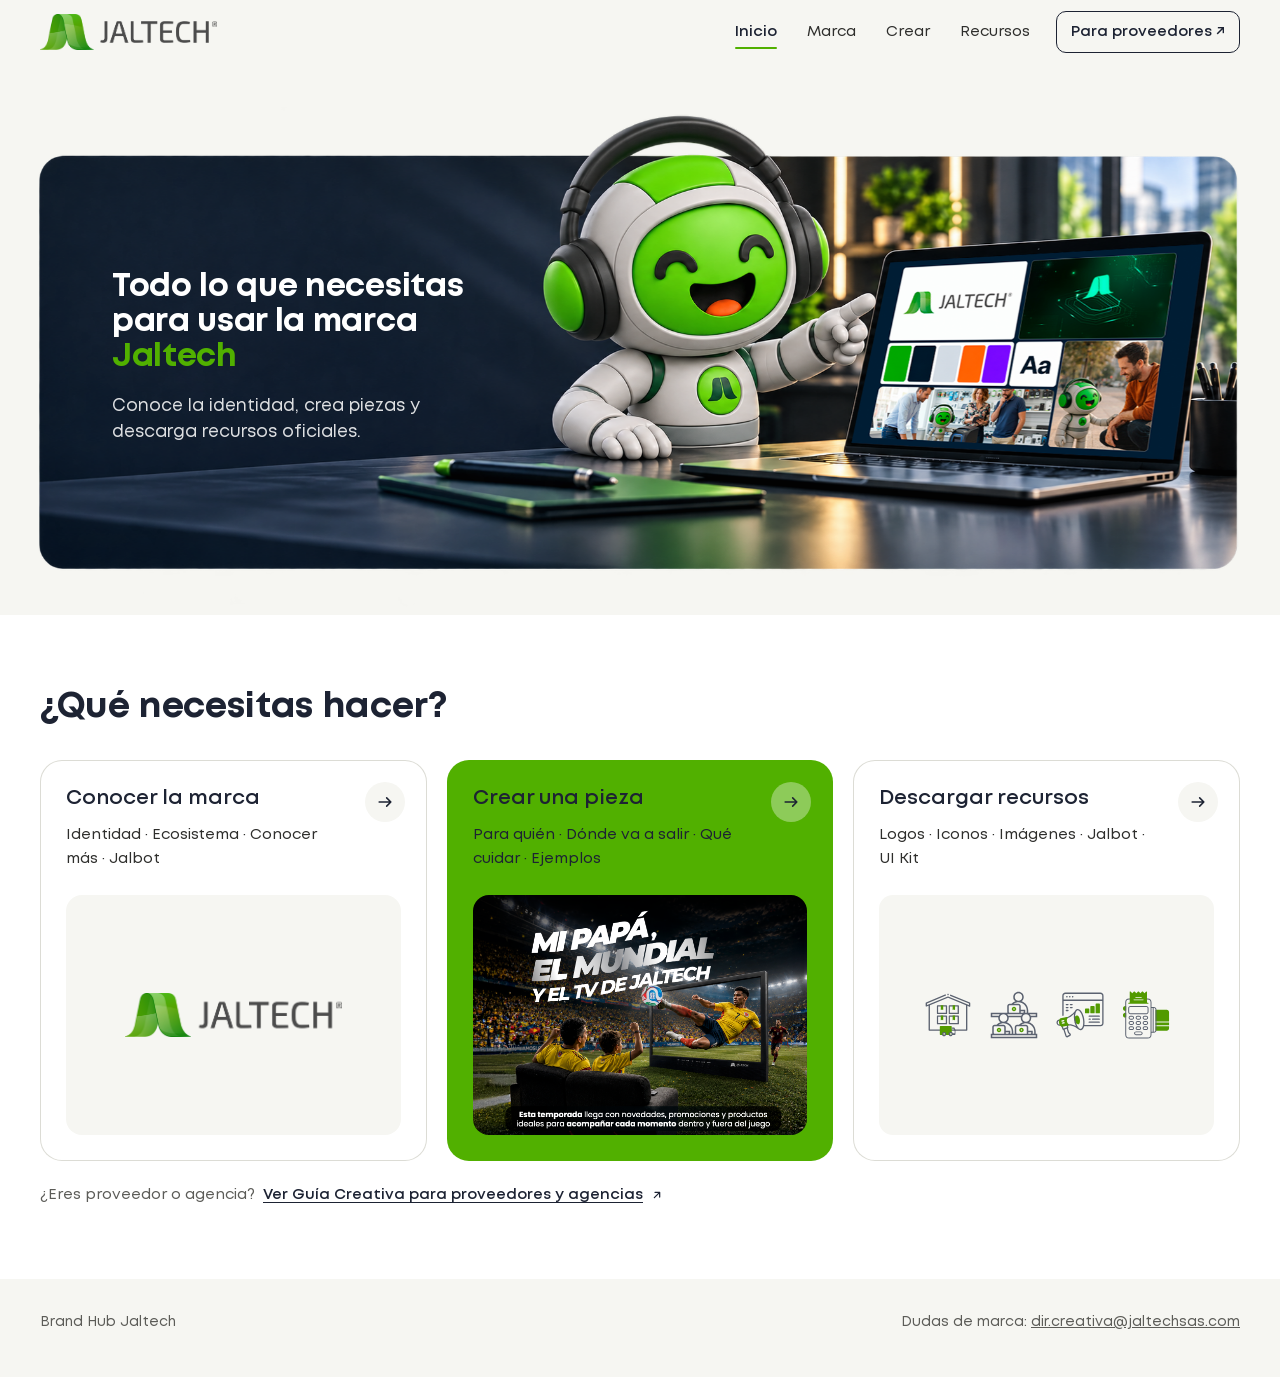
<file: index.dc.html>
<!DOCTYPE html>
<html lang="es" data-theme="light">
<head>
<meta charset="utf-8">
<meta name="viewport" content="width=device-width, initial-scale=1, viewport-fit=cover">
<meta name="color-scheme" content="light">
<title>Brand Hub Jaltech</title>
<meta name="description" content="Todo lo que necesitas para usar la marca Jaltech: identidad, creación de piezas y recursos oficiales.">
<link rel="icon" type="image/png" sizes="512x512" href="assets/logo/favicon-jaltech.png">
<link rel="apple-touch-icon" sizes="180x180" href="assets/logo/favicon-jaltech.png">

<style>
@font-face{font-family:"Mont";src:url("assets/fonts/mont/Mont-Regular.ttf") format("truetype");font-weight:400 500;font-style:normal;font-display:swap}
@font-face{font-family:"Mont";src:url("assets/fonts/mont/Mont-SemiBold.ttf") format("truetype");font-weight:600;font-style:normal;font-display:swap}
@font-face{font-family:"Mont";src:url("assets/fonts/mont/Mont-Bold.ttf") format("truetype");font-weight:700;font-style:normal;font-display:swap}
@font-face{font-family:"Montserrat";src:url("assets/fonts/montserrat/Montserrat-VariableFont_wght.ttf") format("truetype");font-weight:100 900;font-style:normal;font-display:swap}
@font-face{font-family:"Poppins";src:url("assets/fonts/poppins/Poppins-Regular.ttf") format("truetype");font-weight:400;font-style:normal;font-display:swap}

/* Tokens. Oficiales: azul oscuro #1D2333 y verde #51b000. Naranja y morado: pendientes de HEX oficial. */
:root{
  --navy:#1D2333;--green:#51b000;--green-soft:#EEF5E5;
  --bg:#F6F7F8;--white:#FFFFFF;--line:#E2E4E9;
  --ink:#1D2333;--ink-2:#4A5063;--muted:#6B7182;
  --meta:#2459D6;--meta-bg:#EDF2FF;
  --hdr:64px;--sub:50px;--ease:cubic-bezier(.2,.7,.2,1);
  box-sizing:border-box;
  padding-top:env(safe-area-inset-top,0px);
  padding-bottom:env(safe-area-inset-bottom,0px);
  color-scheme:light;
}
/* El claro es el estado predominante por decisión de marca: se mantiene aunque el dispositivo esté en modo oscuro. */
@media (prefers-color-scheme:dark){:root:not([data-theme="light"]){color-scheme:light}}
:root[data-theme="dark"]{color-scheme:light}
*,*::before,*::after{box-sizing:inherit}
html{scroll-padding-top:calc(env(safe-area-inset-top,0px) + var(--hdr) + var(--sub) + 16px)}
body{margin:0;background:#D9DCE2;color:var(--ink);font-family:"Mont","Montserrat",system-ui,-apple-system,"Segoe UI",Roboto,Arial,sans-serif;font-size:16px;line-height:1.6;-webkit-font-smoothing:antialiased}
a{color:inherit}
p{margin:0}
:focus-visible{outline:2px solid var(--green);outline-offset:3px;border-radius:6px}
.i{width:20px;height:20px;flex:none}
.i-sm{width:16px;height:16px}

/* ---------- Marco ---------- */
.frame{background:var(--bg);container-type:inline-size;container-name:site;min-height:100vh;margin:0 auto;max-width:100%;transition:max-width .35s var(--ease)}
.wrap{max-width:1320px;margin:0 auto;padding:0 40px}
.band{padding:72px 0}
.b-white{background:var(--white)}
.b-bg{background:var(--bg)}
.b-soft{background:var(--green-soft)}
.b-green{background:var(--green)}
.b-navy{background:var(--navy);color:var(--white)}
.b-navy h1,.b-navy h2,.b-navy h3,.b-navy h4{color:var(--white)}
.b-navy .muted,.b-navy .lead{color:rgba(255,255,255,.74)}

/* ---------- Tipografía: H1/H2 700, H3 600, cuerpo 400 ---------- */
h1,h2,h3,h4{margin:0;color:var(--ink);letter-spacing:-.01em}
.h1{font-size:clamp(34px,4.4vw,58px);line-height:1.08;font-weight:700}
.h2{font-size:clamp(26px,2.8vw,38px);line-height:1.15;font-weight:700}
.h3{font-size:clamp(19px,1.6vw,22px);line-height:1.3;font-weight:600;letter-spacing:0}
h4{font-size:16px;line-height:1.35;font-weight:600;letter-spacing:0}
.lead{font-size:clamp(17px,1.4vw,20px);line-height:1.55;color:var(--ink-2)}
.muted{color:var(--muted)}
.small{font-size:14px}
.kind{display:block;font-size:14px;font-weight:600;color:var(--green)}
.b-navy .kind{color:#9BCB5E}

/* ---------- Notas de wireframe ---------- */
.note{display:block;margin:20px 0 0;padding:10px 14px;border-left:3px solid var(--meta);background:var(--meta-bg);color:var(--meta);font-size:13px;line-height:1.55;border-radius:0 8px 8px 0;max-width:90ch}
.note b{font-weight:600}

/* ---------- Placeholders ---------- */
.ph{position:relative;border-radius:16px;background:repeating-linear-gradient(135deg,#F1F2F4 0 10px,#E5E7EB 10px 11px);border:1px dashed #D3D6DD;display:flex;align-items:flex-end;padding:12px 14px;font-size:12.5px;font-weight:500;color:var(--muted);min-height:48px;overflow:hidden}
.ph.dk{background:repeating-linear-gradient(135deg,rgba(255,255,255,.05) 0 10px,rgba(255,255,255,.12) 10px 11px);border-color:rgba(255,255,255,.25);color:rgba(255,255,255,.72)}
.ph.gr{background:repeating-linear-gradient(135deg,rgba(29,35,51,.06) 0 10px,rgba(29,35,51,.14) 10px 11px);border-color:rgba(29,35,51,.28);color:rgba(29,35,51,.75)}
.ph.checker{background-color:#fff;background-image:conic-gradient(#EEF0F2 25%,transparent 0 50%,#EEF0F2 0 75%,transparent 0);background-size:16px 16px}
.ph-text{background:rgba(29,35,51,.06);border-bottom:1px dashed currentColor;padding:0 2px}
.b-navy .ph-text{background:rgba(255,255,255,.08)}
.media{overflow:hidden;border-radius:16px}
.media > .ph{height:100%;border-radius:inherit;transition:transform .45s var(--ease)}

/* ---------- Botones y enlaces ---------- */
.btn{display:inline-flex;align-items:center;justify-content:center;gap:8px;padding:12px 20px;border-radius:12px;font:inherit;font-weight:600;font-size:15px;line-height:1.2;text-decoration:none;border:1.5px solid var(--navy);background:var(--navy);color:var(--white);cursor:pointer;transition:transform .18s var(--ease),background-color .2s,color .2s,border-color .2s}
.btn:hover{transform:translateY(-2px)}
.btn.sec{background:transparent;color:var(--navy);border-color:#CDD1D9}
.btn.sec:hover{border-color:var(--navy)}
.btn.light{background:var(--white);color:var(--navy);border-color:var(--white)}
.btn.ghost-l{background:transparent;color:var(--white);border-color:rgba(255,255,255,.4)}
.link{display:inline-flex;align-items:center;gap:6px;font-weight:600;font-size:14px;text-decoration:none}
.link .i{transition:transform .2s var(--ease)}
.link:hover .i{transform:translateX(3px)}

/* ---------- Header ---------- */
.hdr{position:sticky;top:0;z-index:40;background:var(--bg);border-bottom:1px solid transparent;transition:background-color .25s,border-color .25s,box-shadow .25s}
.hdr.scrolled{background:rgba(255,255,255,.94);backdrop-filter:blur(10px);-webkit-backdrop-filter:blur(10px);border-color:var(--line);box-shadow:0 6px 20px -16px rgba(29,35,51,.4)}
.hdr-in{height:var(--hdr);display:flex;align-items:center;gap:24px;position:relative}
.logo{width:128px;height:34px;min-height:0;padding:0 10px;align-items:center;font-size:11.5px;text-decoration:none;border-radius:8px;flex:none}
.nav{display:flex;gap:2px;margin-left:auto;align-items:center}
.nav a{position:relative;padding:8px 14px;border-radius:10px;font-weight:500;font-size:15px;color:var(--ink-2);text-decoration:none;transition:color .2s,background-color .2s}
.nav a:hover{background:rgba(29,35,51,.05)}
.nav a::after{content:"";position:absolute;left:14px;right:14px;bottom:3px;height:2px;border-radius:2px;background:var(--green);transform:scaleX(0);transform-origin:left;transition:transform .28s var(--ease)}
.nav a[aria-current="page"]{color:var(--navy);font-weight:600}
.nav a[aria-current="page"]::after{transform:scaleX(1)}
.nav a.nav-prov{margin-left:10px;border:1.5px solid var(--navy);color:var(--navy);font-weight:600}
.nav a.nav-prov::after{display:none}
.nav a.nav-prov[aria-current="page"]{background:var(--navy);color:var(--white)}
.menu-btn{display:none;margin-left:auto;background:var(--white);border:1px solid var(--line);border-radius:12px;padding:9px;color:var(--navy);cursor:pointer}
.sheet{position:absolute;top:100%;left:-20px;right:-20px;background:var(--white);border-bottom:1px solid var(--line);padding:6px 20px 22px;box-shadow:0 18px 30px -20px rgba(29,35,51,.45);opacity:0;visibility:hidden;transform:translateY(-8px);transition:opacity .22s var(--ease),transform .22s var(--ease),visibility 0s linear .22s}
.sheet.open{opacity:1;visibility:visible;transform:none;transition:opacity .22s var(--ease),transform .22s var(--ease)}
.sheet a{display:flex;justify-content:space-between;align-items:center;min-height:52px;font-size:18px;font-weight:600;text-decoration:none;border-bottom:1px solid var(--line)}
.sheet a[aria-current="page"]{color:var(--green)}

/* ---------- Subnavegación con indicador animado ---------- */
.subnav{position:sticky;top:var(--hdr);z-index:30;background:rgba(255,255,255,.95);backdrop-filter:blur(10px);-webkit-backdrop-filter:blur(10px);border-bottom:1px solid var(--line)}
.subnav-in{position:relative;display:flex;gap:4px;overflow-x:auto;scrollbar-width:none;height:var(--sub);align-items:stretch}
.subnav-in::-webkit-scrollbar{display:none}
.subnav a{display:flex;align-items:center;padding:0 14px;font-weight:500;font-size:15px;color:var(--muted);white-space:nowrap;text-decoration:none;transition:color .2s}
.subnav a:hover{color:var(--navy)}
.subnav a.on{color:var(--navy);font-weight:600}
.subnav .ind{position:absolute;bottom:0;left:0;width:0;height:3px;border-radius:3px 3px 0 0;background:var(--green);transition:left .32s var(--ease),width .32s var(--ease)}

/* ---------- Pantallas y revelado ---------- */
.screen{display:none}
.screen.on{display:block}
.rv{opacity:0;transform:translateY(16px);transition:opacity .55s var(--ease),transform .55s var(--ease);transition-delay:var(--d,0ms)}
.rv.in{opacity:1;transform:none}
.rv-x{opacity:0;transform:translateX(28px);transition:opacity .7s var(--ease),transform .7s var(--ease);transition-delay:var(--d,120ms)}
.rv-x.in{opacity:1;transform:none}

/* ---------- Grilla 12 ---------- */
.g12{display:grid;grid-template-columns:repeat(12,minmax(0,1fr));gap:16px}
.s3{grid-column:span 3}.s4{grid-column:span 4}.s5{grid-column:span 5}.s6{grid-column:span 6}.s7{grid-column:span 7}.s8{grid-column:span 8}.s12{grid-column:span 12}

/* ---------- Encabezados de página ---------- */
.page-head{display:grid;grid-template-columns:5fr 7fr;gap:56px;align-items:end;padding-top:64px;padding-bottom:48px}
.page-head .lead{max-width:60ch}
.sec-head{display:grid;grid-template-columns:5fr 7fr;gap:56px;align-items:end;margin-bottom:32px}
.sec-head p{max-width:60ch}

/* ================= INICIO ================= */
.hero{position:relative;display:grid;grid-template-columns:6fr 6fr;gap:40px;align-items:center;background:var(--navy);border-radius:28px;padding:72px 64px;margin-top:24px;min-height:500px}
.hero h1{color:var(--white);max-width:15ch}
.hero .lead{color:rgba(255,255,255,.78);margin-top:20px;max-width:40ch}
.hero-art{position:relative;height:100%;min-height:380px}
.art-green{position:absolute;right:0;bottom:0;width:80%;height:84%;background:var(--green);border-radius:22px}
.art-jalbot{position:absolute;right:9%;bottom:0;width:50%;height:116%;border-radius:18px 18px 0 0}
.art-prod{position:absolute;left:0;bottom:10%;width:46%;aspect-ratio:4/3;background:var(--white);border-radius:18px;padding:10px;box-shadow:0 24px 40px -24px rgba(0,0,0,.55)}
.art-prod .ph{height:100%;border-radius:12px}
.art-sw{position:absolute;left:6%;top:6%;display:flex;gap:8px;padding:8px;background:var(--white);border-radius:999px;box-shadow:0 12px 26px -18px rgba(0,0,0,.6)}
.art-sw span{width:34px;height:34px;border-radius:50%;display:block}
.sw-g{background:var(--green)}
.sw-n{background:var(--navy)}
.sw-p{background:repeating-linear-gradient(45deg,#ECEEF1 0 4px,#D8DBE1 4px 5px);border:1px dashed #C3C8D1}

.bento{margin-top:0}
.task{position:relative;display:flex;flex-direction:column;gap:10px;padding:26px;border-radius:22px;text-decoration:none;color:var(--ink);overflow:hidden;transition:transform .25s var(--ease),box-shadow .25s var(--ease)}
.task:hover{transform:translateY(-3px);box-shadow:0 18px 34px -24px rgba(29,35,51,.5)}
.task:hover .media > .ph{transform:scale(1.02)}
.task p{color:var(--ink-2);max-width:40ch}
.task .go{position:absolute;top:22px;right:22px;width:40px;height:40px;border-radius:50%;display:grid;place-items:center;transition:transform .25s var(--ease)}
.task:hover .go{transform:translateX(3px)}
.t-white{background:var(--white);box-shadow:inset 0 0 0 1px var(--line)}
.t-white .go{background:var(--bg)}
.t-green{background:var(--green)}
.t-green p{color:rgba(29,35,51,.85)}
.t-green .go{background:rgba(255,255,255,.35)}
.t-soft{background:var(--green-soft)}
.t-soft .go{background:var(--white)}
.t-main{min-height:420px}
.t-main .media{flex:1;margin-top:14px;min-height:200px}
.t-sec{min-height:280px}
.t-sec .media{flex:1;margin-top:8px;min-height:110px}
.t-jalbot{padding-right:44%}
.t-jalbot .jb-mini{position:absolute;right:18px;bottom:0;width:38%;height:88%;border-radius:14px 14px 0 0}
.t-prov{flex-direction:row;align-items:center;justify-content:space-between;gap:24px;background:var(--navy);color:var(--white);padding:30px 32px}
.t-prov h3{color:var(--white)}
.t-prov p{color:rgba(255,255,255,.75)}
.t-prov .go{position:static;background:var(--green);color:var(--navy);width:48px;height:48px}

.quick{display:grid;grid-template-columns:repeat(4,1fr);gap:12px}
.qa{display:flex;gap:14px;align-items:center;padding:18px;border-radius:16px;background:var(--white);text-decoration:none;color:inherit;transition:transform .22s var(--ease),box-shadow .22s var(--ease)}
.qa:hover{transform:translateY(-3px);box-shadow:0 14px 26px -20px rgba(29,35,51,.5)}
.qa .ic{width:44px;height:44px;border-radius:50%;background:var(--green);color:var(--navy);display:grid;place-items:center;flex:none}
.qa b{display:block;font-weight:600;font-size:15px;line-height:1.3}
.qa small{display:block;color:var(--muted);font-size:13px;margin-top:2px}
.quick-head{display:flex;justify-content:space-between;align-items:flex-end;gap:24px;margin-bottom:24px;flex-wrap:wrap}
.foot{padding:32px 0 44px;font-size:14px;color:var(--muted);display:flex;justify-content:space-between;gap:16px;flex-wrap:wrap}

/* ================= MARCA ================= */
.tile{position:relative;border-radius:20px;padding:22px;display:flex;flex-direction:column;gap:14px;min-height:240px;background:var(--white);box-shadow:inset 0 0 0 1px var(--line);transition:transform .25s var(--ease),box-shadow .25s var(--ease)}
.tile:hover{transform:translateY(-3px);box-shadow:inset 0 0 0 1px var(--line),0 16px 30px -24px rgba(29,35,51,.45)}
.tile .media{flex:1;min-height:120px}
.tile.tall{min-height:340px}
.tile.navy{background:var(--navy);box-shadow:none;color:var(--white)}
.tile.navy h3{color:var(--white)}
.colors{flex:1;display:grid;grid-template-columns:2fr 1.4fr 1fr 1fr;gap:10px;min-height:180px}
.colors div{border-radius:14px;padding:12px;display:flex;flex-direction:column;justify-content:flex-end;font-size:13px;font-weight:600}
.c-green{background:var(--green);color:var(--navy)}
.c-navy{background:var(--navy);color:var(--white)}
.c-ph{background:repeating-linear-gradient(45deg,#F1F2F4 0 6px,#E3E5E9 6px 7px);border:1px dashed #CDD1D9;color:var(--muted)}
.colors small{font-weight:500;opacity:.85}
.spec{display:flex;gap:20px;align-items:center;flex:1}
.spec .aa{font-size:76px;line-height:1;font-weight:700;color:var(--green)}
.spec ul{list-style:none;margin:0;padding:0;font-size:14px;color:var(--ink-2)}
.spec li b{font-weight:600;color:var(--ink)}
.inline-note{font-size:13.5px;color:var(--ink-2);border-top:1px solid var(--line);padding-top:12px}
.inline-note a{font-weight:600}
.compo{flex:1;display:grid;grid-template-columns:2fr 1fr;grid-template-rows:1fr 1fr;gap:8px;min-height:120px}
.compo span{border-radius:10px;background:var(--bg);border:1px dashed #D3D6DD}
.compo span:first-child{grid-row:span 2;background:var(--green-soft);border-color:#C9DDB0}
.dd{display:grid;grid-template-columns:1fr 1fr;gap:12px;flex:1}
.dd > div{display:flex;flex-direction:column;gap:8px}
.dd .ph{flex:1;min-height:100px}
.dd span{display:inline-flex;align-items:center;gap:6px;font-size:13px;font-weight:600}
.dd .ok{color:var(--green)}
.voz{font-size:clamp(20px,2vw,26px);line-height:1.35;font-weight:600;flex:1}

/* Ecosistema */
.eco{background:var(--bg);border-radius:28px;padding:40px}
.eco-root{display:flex;align-items:center;gap:22px}
.eco-root .ph{width:220px;height:76px;min-height:0;align-items:center;border-radius:14px;background-color:var(--white)}
.eco-root .h2{font-size:clamp(28px,3vw,40px)}
.conn{width:2px;height:40px;margin-left:110px;background:var(--green);transform:scaleY(0);transform-origin:top;transition:transform .5s var(--ease);transition-delay:var(--d,0ms)}
.eco.in .conn{transform:scaleY(1)}
.eco-terr{background:var(--white);border-radius:20px;padding:22px 24px}
.terr{display:grid;grid-template-columns:repeat(3,1fr);margin-top:14px}
.terr a{display:flex;justify-content:space-between;align-items:center;gap:12px;padding:18px 20px;text-decoration:none;font-weight:600;font-size:clamp(17px,1.5vw,20px);border-left:2px solid var(--green);transition:background-color .2s}
.terr a:hover{background:var(--green-soft)}
.terr a .i{color:var(--green)}
.ids{display:grid;grid-template-columns:7fr 5fr;gap:16px;margin-top:14px}
.id-pos{background:var(--white);border-radius:22px;padding:26px;display:flex;flex-direction:column;gap:14px}
.id-pos .logo-ph{height:96px;min-height:0;align-items:center}
.id-links{display:flex;flex-wrap:wrap;gap:6px 18px}
.partner{position:relative;margin-left:28px;background:var(--green-soft);border-radius:16px;padding:18px 20px;display:grid;grid-template-columns:140px 1fr;gap:16px;align-items:center}
.partner::before{content:"";position:absolute;left:-28px;top:-14px;width:20px;height:50%;border-left:2px solid var(--green);border-bottom:2px solid var(--green);border-bottom-left-radius:10px}
.partner .ph{height:56px;min-height:0;align-items:center;background-color:var(--white)}
.partner .dep{font-size:12.5px;font-weight:600;color:var(--green)}
.partner p{font-size:14px;color:var(--ink-2)}
.port{display:grid;grid-template-rows:1fr 1fr;gap:16px}
.id-small{background:var(--white);border-radius:18px;padding:18px 20px;display:grid;grid-template-columns:120px 1fr;gap:16px;align-items:center}
.id-small .ph{height:52px;min-height:0;align-items:center}
.id-small p{font-size:14px;color:var(--muted)}
.eco-sep{display:flex;align-items:center;gap:14px;margin:34px 0 16px;font-size:13.5px;font-weight:600;color:var(--muted)}
.eco-sep::before,.eco-sep::after{content:"";flex:1;border-top:2px dashed #CDD1D9}
.tecnigo{background:var(--navy);color:var(--white);border-radius:22px;padding:24px 28px;display:grid;grid-template-columns:200px 1fr auto;gap:28px;align-items:center}
.tecnigo h3{color:var(--white)}
.tecnigo .ph{height:64px;min-height:0;align-items:center}
.tecnigo p{color:rgba(255,255,255,.75);font-size:15px}

/* Presentación */
.pres-phrase{font-size:clamp(28px,3.4vw,46px);line-height:1.15;font-weight:700;max-width:24ch;margin-bottom:44px}
.pres-grid{display:grid;grid-template-columns:7fr 5fr;gap:48px;align-items:start}
.pillars{display:grid;grid-template-columns:repeat(3,1fr);gap:24px}
.pillars div{border-top:3px solid var(--green);padding-top:16px;display:flex;flex-direction:column;gap:6px}
.deck{position:relative;height:260px}
.deck .slide{position:absolute;width:78%;aspect-ratio:16/9;border-radius:14px;box-shadow:0 20px 34px -24px rgba(29,35,51,.6);transition:transform .35s var(--ease)}
.deck .s1{right:0;top:0;background:var(--navy)}
.deck .s2{right:9%;top:34px;background:var(--green)}
.deck .s3{right:18%;top:68px;background:var(--white)}
.deck .slide .ph{height:100%;border-radius:14px}
.deck:hover .s1{transform:translate(8px,-6px)}
.deck:hover .s3{transform:translate(-8px,6px)}

/* Jalbot */
.jalbot{display:grid;grid-template-columns:45fr 55fr;gap:48px;align-items:center}
.jalbot-art{position:relative;height:440px}
.jalbot-art .ph{position:absolute;left:0;right:0;bottom:-72px;height:120%;border-radius:22px 22px 0 0}
.jalbot .txt{display:flex;flex-direction:column;gap:18px;align-items:flex-start;padding:24px 0}
.jalbot .def{font-size:clamp(20px,2vw,26px);line-height:1.4;font-weight:600}
.b-jalbot{padding:88px 0 72px;overflow:hidden}

/* ================= CREAR ================= */
.steps{display:grid;grid-template-columns:repeat(5,1fr);gap:0;position:relative}
.steps::before{content:"";position:absolute;left:22px;right:10%;top:22px;border-top:2px solid var(--green-soft)}
.step{position:relative;padding-right:20px;display:flex;flex-direction:column;gap:12px;text-decoration:none}
.step .n{width:44px;height:44px;border-radius:50%;background:var(--green);color:var(--navy);font-weight:700;display:grid;place-items:center;position:relative;transition:transform .2s var(--ease)}
.step:hover .n{transform:scale(1.06)}
.step h3{font-size:17px}
.terr-grid{display:grid;grid-template-columns:7fr 5fr;grid-template-rows:auto auto;gap:16px}
.tp{position:relative;border-radius:22px;overflow:hidden;text-decoration:none;display:block;transition:transform .25s var(--ease)}
.tp:hover{transform:translateY(-3px)}
.tp .ph{height:100%;border-radius:0;border:0;transition:transform .45s var(--ease)}
.tp:hover .ph{transform:scale(1.02)}
.tp .lab{position:absolute;left:16px;bottom:16px;background:var(--white);border-radius:12px;padding:10px 14px;display:flex;flex-direction:column}
.tp .lab b{font-weight:600;font-size:16px}
.tp .lab small{font-size:12.5px;color:var(--muted)}
.tp-corp{grid-row:span 2;min-height:520px}
.tp-dist{min-height:280px}
.tp-inst{min-height:224px}
.pills{display:flex;flex-wrap:wrap;gap:10px}
.pill{display:inline-flex;align-items:center;gap:10px;padding:10px 18px;border-radius:999px;border:1.5px solid var(--line);background:var(--white);font-weight:600;font-size:15px;text-decoration:none;transition:border-color .2s,background-color .2s,color .2s}
.pill:hover{border-color:var(--green);background:var(--green-soft)}
.pill .dot{width:8px;height:8px;border-radius:50%;background:var(--green)}
.card{display:flex;flex-direction:column;gap:14px;text-decoration:none;color:inherit}
.card .media{aspect-ratio:4/3}
.card:hover .media > .ph{transform:scale(1.02)}
.card .media{transition:transform .25s var(--ease)}
.card:hover .media{transform:translateY(-3px)}
.big-card{display:flex;flex-direction:column;gap:16px;text-decoration:none;color:inherit}
.big-card .media{aspect-ratio:16/9}
.big-card:hover .media > .ph{transform:scale(1.02)}
.big-card .row{display:flex;justify-content:space-between;align-items:center;gap:16px}
.gallery{display:grid;grid-template-columns:repeat(12,minmax(0,1fr));grid-auto-rows:170px;gap:14px}
.gi{position:relative;border-radius:20px;overflow:hidden;text-decoration:none;display:block}
.gi .ph{height:100%;border-radius:0;border:0;transition:transform .5s var(--ease)}
.gi:hover .ph{transform:scale(1.02)}
.gi .ov{position:absolute;left:0;right:0;bottom:0;padding:16px 18px;background:rgba(29,35,51,.86);color:var(--white);display:flex;justify-content:space-between;align-items:center;gap:12px;transform:translateY(100%);transition:transform .3s var(--ease)}
.gi:hover .ov,.gi:focus-visible .ov{transform:none}
.gi .ov b{font-weight:600}
.gi .ov span{display:inline-flex;align-items:center;gap:6px;font-size:13.5px;font-weight:600;color:#B6DB8A}
.g1{grid-column:1/8;grid-row:span 3}
.g2{grid-column:8/13;grid-row:span 2}
.g3{grid-column:8/13;grid-row:span 1}
.g4{grid-column:1/5;grid-row:span 2}
.g5{grid-column:5/9;grid-row:span 2}
.g6{grid-column:9/13;grid-row:span 2}
.jb-band{display:flex;justify-content:space-between;align-items:center;gap:24px;padding:24px 28px;border-radius:22px;background:var(--green-soft);margin-top:40px}
.jb-band .l{display:flex;gap:18px;align-items:center}
.jb-band .ph{width:72px;height:72px;min-height:0;padding:4px;font-size:10px}

/* ================= RECURSOS ================= */
.filters{position:sticky;top:var(--hdr);z-index:30;background:rgba(255,255,255,.96);backdrop-filter:blur(10px);-webkit-backdrop-filter:blur(10px);padding:14px 0;border-bottom:1px solid var(--line)}
.frow{display:flex;gap:8px;align-items:center;flex-wrap:wrap}
.frow + .frow{margin-top:10px}
.flabel{font-size:13px;color:var(--muted);font-weight:500;min-width:112px}
.chip{padding:8px 15px;border-radius:999px;border:1.5px solid var(--line);background:var(--white);font:inherit;font-size:14px;font-weight:500;color:var(--ink-2);cursor:pointer;white-space:nowrap;transition:background-color .2s,color .2s,border-color .2s,transform .15s}
.chip:hover{border-color:var(--navy)}
.chip:active{transform:scale(.97)}
.chip[aria-pressed="true"]{background:var(--navy);color:var(--white);border-color:var(--navy)}
.resbar{display:flex;justify-content:space-between;align-items:center;gap:12px;margin:26px 0 16px;font-size:14px;color:var(--muted);flex-wrap:wrap}
.active{display:flex;gap:8px;flex-wrap:wrap}
.active button{display:inline-flex;align-items:center;gap:6px;font:inherit;font-size:13px;font-weight:600;padding:5px 8px 5px 12px;border-radius:999px;border:0;background:var(--green-soft);color:var(--navy);cursor:pointer;animation:pop .2s var(--ease)}
@keyframes pop{from{opacity:0;transform:scale(.9)}to{opacity:1;transform:none}}
.rgrid{display:grid;grid-template-columns:repeat(4,1fr);gap:16px;transition:opacity .16s var(--ease)}
.rgrid.fading{opacity:0}
.res{background:var(--white);border-radius:18px;overflow:hidden;display:flex;flex-direction:column;box-shadow:inset 0 0 0 1px var(--line);transition:transform .25s var(--ease),box-shadow .25s var(--ease)}
.res:hover{transform:translateY(-3px);box-shadow:inset 0 0 0 1px var(--line),0 16px 30px -24px rgba(29,35,51,.5)}
.res[hidden]{display:none}
.res .prev{aspect-ratio:4/3;background:var(--bg);display:grid;place-items:center;padding:22px;overflow:hidden}
.res .prev .ph{width:100%;height:100%;background:var(--white);border-style:solid;border-color:var(--line);align-items:center;justify-content:center;text-align:center;transition:transform .45s var(--ease)}
.res .prev .ph.checker{background-color:#fff}
.res:hover .prev .ph{transform:scale(1.02)}
.res .body{padding:16px 18px 18px;display:flex;flex-direction:column;gap:12px;flex:1}
.res .meta{font-size:13px;color:var(--muted)}
.dl{display:flex;flex-wrap:wrap;gap:8px;margin-top:auto;align-items:flex-start}
.dl .btn{padding:9px 13px;font-size:13.5px;border-radius:10px}
.vec{display:flex;flex-direction:column;gap:3px}
.vec small{font-size:11.5px;color:var(--muted);font-weight:500;padding-left:2px}
.res.feat{grid-column:span 2;flex-direction:row}
.res.feat .prev{aspect-ratio:auto;width:50%;flex:none}
.empty{padding:56px 24px;text-align:center;border-radius:20px;background:var(--bg)}
.empty[hidden]{display:none}

/* ================= PROVEEDORES ================= */
.prov-hero{display:grid;grid-template-columns:7fr 5fr;gap:48px;align-items:end}
.prov-hero h1{max-width:16ch}
.kit{display:flex;flex-direction:column;gap:14px;align-items:flex-start;padding:26px;border-radius:22px;background:rgba(255,255,255,.07);box-shadow:inset 0 0 0 1px rgba(255,255,255,.14)}
.kit.light{background:var(--white);box-shadow:none;flex-direction:row;justify-content:space-between;align-items:center;width:100%}
.rules{list-style:none;margin:0;padding:0;display:grid;grid-template-columns:repeat(2,1fr);gap:12px}
.rules li{display:flex;gap:14px;align-items:flex-start;padding:18px 20px;border-radius:16px;background:var(--white);font-size:15px}
.rules .ck{width:28px;height:28px;border-radius:50%;background:var(--green);color:var(--navy);display:grid;place-items:center;flex:none}
.sws{display:grid;grid-template-columns:2fr 2fr 1fr 1fr;gap:14px}
.sw{border-radius:22px;overflow:hidden;background:var(--white);box-shadow:inset 0 0 0 1px var(--line);display:flex;flex-direction:column}
.sw .fill{height:220px;padding:18px;display:flex;flex-direction:column;justify-content:flex-end;font-weight:600;font-size:18px}
.sw .codes{padding:14px 18px 18px;display:flex;flex-direction:column;gap:8px;font-size:13.5px}
.sw .codes div{display:flex;justify-content:space-between;align-items:center;gap:8px}
.copy{font:inherit;font-size:12.5px;font-weight:600;border:1.5px solid var(--line);background:var(--white);color:var(--navy);border-radius:8px;padding:4px 10px;cursor:pointer;min-width:80px;transition:background-color .2s,color .2s,border-color .2s}
.copy.done{background:var(--green);color:var(--navy);border-color:var(--green)}
.two{display:grid;grid-template-columns:1fr 1fr;gap:16px}
.two > div{padding:28px;border-radius:22px;background:var(--bg);display:flex;flex-direction:column;gap:10px;align-items:flex-start}
.two .aa{font-size:64px;line-height:1;font-weight:700;color:var(--green)}
.acc{border-top:1px solid rgba(255,255,255,.18)}
.acc-item{border-bottom:1px solid rgba(255,255,255,.18)}
.acc-btn{width:100%;display:flex;justify-content:space-between;align-items:center;gap:16px;padding:20px 4px;background:none;border:0;font:inherit;font-weight:600;font-size:17px;color:var(--white);cursor:pointer;text-align:left}
.acc-btn .pm{width:34px;height:34px;border-radius:50%;background:rgba(255,255,255,.1);display:grid;place-items:center;flex:none;transition:transform .3s var(--ease),background-color .2s}
.acc-item.open .acc-btn .pm{transform:rotate(45deg);background:var(--green);color:var(--navy)}
.acc-panel{display:grid;grid-template-rows:0fr;transition:grid-template-rows .34s var(--ease)}
.acc-item.open .acc-panel{grid-template-rows:1fr}
.acc-panel > div{overflow:hidden}
.acc-panel .inner{padding:0 4px 24px;display:grid;grid-template-columns:1fr 2fr;gap:24px;align-items:start}
.acc-panel .ph{min-height:140px}
.close-grid{display:grid;grid-template-columns:1fr 1fr;gap:16px}
.close-grid > div{background:var(--white);border-radius:22px;padding:28px;display:flex;flex-direction:column;gap:10px;align-items:flex-start}

/* ================= Responsive ================= */
@container site (max-width:1060px){
  .wrap{padding:0 28px}
  .band{padding:56px 0}
  .g12 > .s3,.g12 > .s4,.g12 > .s5,.g12 > .s7,.g12 > .s8{grid-column:span 6}
  .page-head,.sec-head{grid-template-columns:1fr;gap:16px}
  .hero{grid-template-columns:1fr;padding:48px 40px 0;gap:24px}
  .hero-art{min-height:340px}
  .ids{grid-template-columns:1fr}
  .port{grid-template-rows:none;grid-template-columns:1fr 1fr}
  .tecnigo{grid-template-columns:160px 1fr}
  .tecnigo .btn{grid-column:1/-1;justify-self:start}
  .pres-grid,.jalbot,.prov-hero{grid-template-columns:1fr}
  .jalbot-art{height:340px}
  .jalbot-art .ph{bottom:0;height:100%;border-radius:22px}
  .quick,.rgrid{grid-template-columns:repeat(2,1fr)}
  .steps{grid-template-columns:repeat(3,1fr);row-gap:28px}
  .steps::before{display:none}
  .sws{grid-template-columns:1fr 1fr}
}
@container site (max-width:720px){
  .wrap{padding:0 20px}
  .band{padding:44px 0}
  .nav{display:none}
  .menu-btn{display:inline-flex}
  .g12 > *{grid-column:1/-1!important;grid-row:auto!important}
  .hero{padding:36px 24px 0;border-radius:22px;margin-top:12px;min-height:0}
  .hero-art{min-height:280px}
  .art-sw span{width:26px;height:26px}
  .t-main{min-height:340px}
  .t-prov{flex-direction:column;align-items:flex-start}
  .t-jalbot{padding-right:26px;padding-bottom:180px}
  .t-jalbot .jb-mini{width:46%;height:160px}
  .quick,.rgrid,.pillars,.rules,.sws,.two,.close-grid,.steps,.port{grid-template-columns:1fr}
  .eco{padding:20px;border-radius:22px}
  .eco-root .ph{width:150px;height:60px}
  .conn{margin-left:75px}
  .terr{grid-template-columns:1fr}
  .terr a{border-left:0;border-top:2px solid var(--green)}
  .partner{margin-left:18px;grid-template-columns:1fr}
  .partner::before{left:-18px;width:12px}
  .id-small{grid-template-columns:96px 1fr}
  .tecnigo{grid-template-columns:1fr;padding:22px}
  .terr-grid{grid-template-columns:1fr}
  .tp-corp{grid-row:auto;min-height:320px}
  .gallery{grid-template-columns:1fr 1fr;grid-auto-rows:150px}
  .gallery .gi{grid-column:auto!important;grid-row:auto!important}
  .gallery .g1{grid-column:1/-1!important;grid-row:span 2!important}
  .gi .ov{transform:none}
  .res.feat{grid-column:auto;flex-direction:column}
  .res.feat .prev{width:auto;aspect-ratio:4/3}
  .frow{flex-wrap:nowrap;overflow-x:auto;scrollbar-width:none;margin-inline:-20px;padding-inline:20px}
  .frow::-webkit-scrollbar{display:none}
  .flabel{min-width:auto}
  .jb-band,.kit.light{flex-direction:column;align-items:flex-start}
  .acc-panel .inner{grid-template-columns:1fr}
  .jalbot-art{height:280px}
  .btn,.chip,.pill,.acc-btn,.subnav a{min-height:44px}
}
@media (prefers-reduced-motion:reduce){
  *,*::before,*::after{animation:none!important;transition:none!important;scroll-behavior:auto!important}
  .rv,.rv-x{opacity:1!important;transform:none!important}
  .conn{transform:none!important}
}
/* ---------- v3: tokens oficiales del Brand Book ---------- */
:root{--bg:#F6F6F2;--g100:#EEEEEA;--g200:#D8D8D2;--g400:#9B9B95;--g600:#5C5C58;--g800:#2E2E2C;
  --line:#DCDCD5;--ink-2:#2E2E2C;--muted:#5C5C58;--orange:#FF8600;--purple:#6A2AE1;--yellow:#FFBF15;--blue:#0063FE}
body{background:var(--bg)}
.img{display:block;width:100%;height:100%;object-fit:cover}
.media > .img{transition:transform .45s var(--ease)}
.task:hover .media > .img,.card:hover .media > .img,.big-card:hover .media > .img{transform:scale(1.02)}
.contain{object-fit:contain}
.backup{display:inline-flex;align-items:center;gap:6px;font-size:14px;font-weight:600;color:var(--muted);text-decoration:none;white-space:nowrap}
.backup:hover{color:var(--navy)}
.sec-head .aside{display:flex;flex-direction:column;gap:12px;align-items:flex-start}
.flag{display:inline-block;font-size:12px;font-weight:600;padding:3px 9px;border-radius:999px;background:#FFF1DF;color:#8A4700}

/* Hero v3 */
.art-jalbot-img{position:absolute;right:6%;bottom:0;width:54%;height:122%;object-fit:contain;object-position:bottom center;filter:drop-shadow(0 18px 24px rgba(0,0,0,.28))}
.art-prod{padding:8px;overflow:hidden}
.art-prod .img{border-radius:12px}
.art-sw span{width:28px;height:28px}
.t-jalbot .jb-img{position:absolute;right:10px;bottom:0;width:40%;height:92%;object-fit:contain;object-position:bottom}
.logo-stage{flex:1;margin-top:14px;min-height:200px;border-radius:16px;background:var(--bg);display:grid;place-items:center;padding:28px;overflow:hidden}
.logo-stage img{max-width:78%;max-height:120px;transition:transform .45s var(--ease)}
.task:hover .logo-stage img{transform:scale(1.02)}
.icon-row{flex:1;margin-top:8px;border-radius:14px;background:var(--bg);display:flex;align-items:center;justify-content:center;gap:18px;padding:16px;min-height:110px}
.icon-row img{width:44px;height:44px}
.logo-row{flex:1;margin-top:8px;border-radius:14px;background:var(--bg);display:grid;grid-template-columns:1fr 1fr;align-items:center;justify-items:center;gap:12px 16px;padding:16px;min-height:110px}
.logo-row img{max-width:100%;max-height:30px}

/* Tabs con indicador */
.tabs{position:relative;display:flex;gap:2px;overflow-x:auto;scrollbar-width:none;border-bottom:1px solid var(--line);margin-bottom:28px}
.tabs::-webkit-scrollbar{display:none}
.tab{flex:none;font:inherit;font-size:15px;font-weight:500;color:var(--muted);background:none;border:0;padding:12px 16px;cursor:pointer;white-space:nowrap;transition:color .2s}
.tab:hover{color:var(--navy)}
.tab[aria-selected="true"]{color:var(--navy);font-weight:600}
.tabs .ind{position:absolute;bottom:0;left:0;width:0;height:3px;border-radius:3px 3px 0 0;background:var(--green);transition:left .32s var(--ease),width .32s var(--ease)}
.tabpanel{display:none}
.tabpanel.on{display:block;animation:fadeUp .35s var(--ease)}
@keyframes fadeUp{from{opacity:0;transform:translateY(8px)}to{opacity:1;transform:none}}

/* Bloques de contenido consolidado */
.panel{background:var(--white);border-radius:20px;padding:24px;box-shadow:inset 0 0 0 1px var(--line)}
.panel.soft{background:var(--green-soft);box-shadow:none}
.panel.navy{background:var(--navy);color:#fff;box-shadow:none}
.panel.navy h3,.panel.navy h4{color:#fff}
.panel.navy .muted{color:rgba(255,255,255,.75)}
.ttl{display:flex;justify-content:space-between;align-items:baseline;gap:12px;margin-bottom:14px}
.rl{list-style:none;margin:0;padding:0;display:flex;flex-direction:column;gap:10px}
.rl li{display:flex;gap:10px;align-items:flex-start;font-size:15px;line-height:1.5}
.rl li .m{flex:none;width:22px;height:22px;border-radius:50%;display:grid;place-items:center;margin-top:1px}
.rl .y .m{background:var(--green);color:var(--navy)}
.rl .n .m{background:var(--g100);color:var(--g800)}
.rl .d .m{background:transparent;width:22px}
.rl .d .m::before{content:"";width:7px;height:7px;border-radius:50%;background:var(--green)}
.rl b{font-weight:600}
.panel.navy .rl .n .m{background:rgba(255,255,255,.14);color:#fff}
.kv{display:grid;grid-template-columns:auto 1fr;gap:8px 18px;font-size:15px}
.kv dt{font-weight:600}
.kv dd{margin:0;color:var(--ink-2)}
.g-gap{display:grid;gap:16px}

/* Logo */
.var{border-radius:16px;overflow:hidden;box-shadow:inset 0 0 0 1px var(--line);background:var(--white);display:flex;flex-direction:column}
.var .st{aspect-ratio:16/9;display:grid;place-items:center;padding:24px;background:var(--bg)}
.var .st.dk{background:var(--navy)}
.var .st img{max-width:82%;max-height:70%;object-fit:contain}
.var .cap{padding:12px 14px;font-size:14px;display:flex;justify-content:space-between;gap:8px}
.var .cap b{font-weight:600}
.big-num{font-size:30px;font-weight:700;line-height:1.1;color:var(--navy)}

/* Color */
.swc{border-radius:18px;overflow:hidden;background:var(--white);box-shadow:inset 0 0 0 1px var(--line);display:flex;flex-direction:column;transition:transform .25s var(--ease)}
.swc:hover{transform:translateY(-3px)}
.swc .fill{height:120px;padding:14px;display:flex;align-items:flex-end;font-weight:600;font-size:15px}
.swc.lg .fill{height:190px;font-size:18px}
.swc .info{padding:12px 14px 14px;display:flex;flex-direction:column;gap:6px;font-size:13.5px;flex:1}
.swc .row{display:flex;justify-content:space-between;align-items:center;gap:8px}
.swc .role{color:var(--muted);font-size:13px;line-height:1.45}
.swc .role b{color:var(--navy)}
.neutrals{display:grid;grid-template-columns:repeat(6,1fr);gap:0;border-radius:16px;overflow:hidden;box-shadow:inset 0 0 0 1px var(--line)}
.neutrals div{padding:44px 12px 12px;font-size:12.5px;font-weight:600;display:flex;flex-direction:column;gap:2px}
.neutrals small{font-weight:500;opacity:.8}

/* Tipografía */
.font-card{display:flex;flex-direction:column;gap:12px}
.font-card .aa{font-size:84px;line-height:1;color:var(--green)}
.poppins{font-family:"Poppins","Mont","Montserrat",system-ui,sans-serif}
.hier{display:flex;flex-direction:column}
.hier div{display:grid;grid-template-columns:140px 1fr auto;gap:16px;align-items:baseline;padding:12px 0;border-bottom:1px solid var(--line)}
.hier div:last-child{border-bottom:0}
.hier span{font-size:13px;color:var(--muted);font-weight:500}
.tbl{width:100%;border-collapse:collapse;font-size:14px}
.tbl th{text-align:left;font-weight:600;padding:10px 12px;border-bottom:2px solid var(--navy);white-space:nowrap}
.tbl td{padding:10px 12px;border-bottom:1px solid var(--line);vertical-align:top}
.tbl td:first-child{font-weight:600}
.tbl-wrap{overflow-x:auto}

/* Composición e iconografía */
.prin{display:grid;grid-template-columns:repeat(3,1fr);gap:14px}
.prin div{background:var(--white);border-radius:16px;padding:18px;box-shadow:inset 0 0 0 1px var(--line);display:flex;flex-direction:column;gap:6px}
.prin h4{display:flex;gap:10px;align-items:center}
.prin h4::before{content:"";width:10px;height:10px;border-radius:3px;background:var(--green)}
.prin p{font-size:14px;color:var(--ink-2)}
.fondos{display:grid;grid-template-columns:repeat(3,1fr);gap:14px}
.fondo{border-radius:16px;overflow:hidden;background:var(--white);box-shadow:inset 0 0 0 1px var(--line)}
.fondo .v{height:140px}
.fondo .t{padding:14px 16px;font-size:14px;display:flex;flex-direction:column;gap:4px}
.icset{display:flex;gap:18px;flex-wrap:wrap;align-items:center}
.icset img{width:48px;height:48px}
.circ{width:64px;height:64px;border-radius:50%;display:grid;place-items:center}
.circ img{width:34px;height:34px}
.circ.line{box-shadow:inset 0 0 0 2px var(--g400)}

/* Voz */
.traits{display:grid;grid-template-columns:repeat(4,1fr);gap:14px}
.traits div{border-top:3px solid var(--green);padding-top:14px;display:flex;flex-direction:column;gap:6px}
.traits p{font-size:14px;color:var(--ink-2)}
.say{display:grid;grid-template-columns:1fr 1fr;gap:16px}
.say li{font-size:15px}

/* Ecosistema v3 */
.terr3{display:grid;grid-template-columns:1.7fr 1fr 1fr;gap:12px;margin-top:14px}
.tz{border-radius:16px;padding:18px 20px;text-decoration:none;display:flex;flex-direction:column;gap:6px;background:var(--bg);transition:transform .25s var(--ease),background-color .2s}
.tz:hover{transform:translateY(-3px)}
.tz b{font-size:clamp(17px,1.5vw,20px);font-weight:600;display:flex;justify-content:space-between;align-items:center;gap:8px}
.tz span{font-size:13.5px;color:var(--ink-2)}
.tz.core{background:var(--green);color:var(--navy)}
.tz.core b{font-size:clamp(20px,2vw,26px)}
.tz.core .tag{align-self:flex-start;font-size:12px;font-weight:600;background:rgba(255,255,255,.4);border-radius:999px;padding:2px 10px}
.tz.pend{background:transparent;box-shadow:inset 0 0 0 1.5px var(--g200);border-style:dashed}
.id-pos .logo-img{height:62px;width:auto;max-width:100%;object-fit:contain;object-position:left}
.partner .logo-img,.id-small .logo-img{width:100%;height:46px;object-fit:contain;object-position:left}
.fact{font-size:14px;color:var(--ink-2)}
.tecnigo .logo-img{width:100%;max-width:190px;height:52px;object-fit:contain;object-position:left}

/* Presentación */
.pillars4{display:grid;grid-template-columns:repeat(2,1fr);gap:28px 32px}
.pillars4 div{border-top:3px solid var(--green);padding-top:14px;display:flex;flex-direction:column;gap:6px}
.pillars4 p{font-size:17px;line-height:1.45;color:var(--navy);font-weight:500}
.mini-slide{position:absolute;width:80%;aspect-ratio:16/9;border-radius:14px;box-shadow:0 20px 34px -24px rgba(29,35,51,.6);padding:18px 20px;display:flex;flex-direction:column;justify-content:space-between;transition:transform .35s var(--ease)}
.ms1{right:0;top:0;background:var(--green);color:var(--navy)}
.ms2{right:10%;top:62px;background:var(--navy);color:#fff}
.mini-slide small{font-size:11px;font-weight:600;opacity:.8}
.mini-slide b{font-size:clamp(16px,1.6vw,22px);font-weight:700;line-height:1.15}
.ms2 img{height:22px;width:auto;align-self:flex-start}
.deck:hover .ms1{transform:translate(8px,-6px)}
.deck:hover .ms2{transform:translate(-8px,6px)}

/* Jalbot v3: contraste claro sobre verde */
.b-jalbot{color:#fff}
.b-jalbot h2{color:#fff}
.jalbot-art .jb-big{position:absolute;left:0;right:0;bottom:-72px;height:128%;width:100%;object-fit:contain;object-position:bottom center;filter:drop-shadow(0 22px 28px rgba(0,0,0,.25))}
.jalbot .def{color:#fff;font-size:clamp(22px,2.2vw,30px);line-height:1.3;font-weight:600}
.jalbot .def2{color:#fff;font-size:clamp(19px,1.6vw,21px);line-height:1.45;font-weight:600}
.jalbot .quote-l{border-left:3px solid #fff;padding-left:16px;color:#fff;font-size:19px;font-weight:600}

/* Crear v3 */
.oro{display:flex;gap:24px;align-items:center;justify-content:space-between;background:var(--navy);color:#fff;border-radius:22px;padding:26px 30px;margin-bottom:28px}
.oro b{font-size:clamp(19px,1.8vw,24px);font-weight:600;line-height:1.35}
.oro small{color:#B6DB8A;font-weight:600;font-size:13px;display:block;margin-bottom:6px}
.stps{display:grid;grid-template-columns:repeat(4,1fr);gap:14px}
.stp{background:var(--white);border-radius:18px;padding:20px;box-shadow:inset 0 0 0 1px var(--line);display:flex;flex-direction:column;gap:10px;transition:transform .25s var(--ease),box-shadow .25s var(--ease)}
.stp:hover{transform:translateY(-3px);box-shadow:inset 0 0 0 1px var(--line),0 14px 26px -20px rgba(29,35,51,.5)}
.stp .n{width:36px;height:36px;border-radius:50%;background:var(--green);color:var(--navy);font-weight:700;display:grid;place-items:center;font-size:15px}
.stp h3{font-size:17px}
.stp ul{margin:0;padding-left:18px;font-size:14px;color:var(--ink-2);display:flex;flex-direction:column;gap:4px}
.stp.last{background:var(--green-soft);box-shadow:none}
.tgrid{display:grid;grid-template-columns:7fr 5fr;gap:16px;align-items:start}
.tcore{background:var(--white);border-radius:24px;overflow:hidden;box-shadow:inset 0 0 0 1px var(--line);display:grid;grid-template-columns:5fr 6fr}
.tcore .pics{display:grid;grid-template-columns:2fr 1fr;grid-template-rows:1fr 1fr;gap:8px;padding:8px;background:var(--green)}
.tcore .pics button{border:0;padding:0;border-radius:12px;overflow:hidden;cursor:zoom-in;background:#fff}
.tcore .pics button:first-child{grid-row:span 2}
.tcore .pics .img{object-position:top;transition:transform .45s var(--ease)}
.tcore .pics button:hover .img{transform:scale(1.02)}
.tcore .txt{padding:26px;display:flex;flex-direction:column;gap:14px}
.tside{display:flex;flex-direction:column;gap:16px}
.tsec{background:var(--white);border-radius:22px;overflow:hidden;box-shadow:inset 0 0 0 1px var(--line)}
.tsec .pics{display:grid;grid-template-columns:1fr 1fr;gap:8px;padding:8px;background:var(--bg);height:190px}
.tsec .pics button{border:0;padding:0;border-radius:10px;overflow:hidden;cursor:zoom-in}
.tsec .pics .img{object-position:top}
.tsec .txt{padding:20px;display:flex;flex-direction:column;gap:10px}
.tpend{border-radius:22px;padding:22px;border:1.5px dashed var(--g200);display:flex;flex-direction:column;gap:6px}
.chan-panel{margin-top:18px;background:var(--white);border-radius:22px;box-shadow:inset 0 0 0 1px var(--line);padding:26px;display:grid;grid-template-columns:auto 1fr 1fr;gap:24px;align-items:start;min-height:170px}
.chan-panel .ci{width:64px;height:64px;border-radius:50%;background:var(--green-soft);display:grid;place-items:center}
.chan-panel .ci img{width:34px;height:34px}
.chan-panel .ci.none::before{content:"";width:14px;height:14px;border-radius:50%;background:var(--green)}
.chan-panel .lbl{font-size:12.5px;font-weight:600;color:var(--green);margin-bottom:4px;display:block}
.chan-panel .hl{font-size:clamp(18px,1.6vw,21px);font-weight:600;line-height:1.35;color:var(--navy)}
.chan-panel.swap > *{animation:fadeUp .3s var(--ease)}
.pill[aria-selected="true"]{background:var(--navy);border-color:var(--navy);color:#fff}
.pill[aria-selected="true"] .dot{background:#B6DB8A}
.pill{font:inherit;font-weight:600;font-size:15px;cursor:pointer}
.aire{display:grid;grid-template-columns:1fr 1fr;gap:14px}
.aire > div{border-radius:16px;padding:20px;display:flex;flex-direction:column;gap:8px;min-height:250px}
.aire .sat{background:var(--white);box-shadow:inset 0 0 0 1px var(--line);font-size:12.5px;line-height:1.35}
.aire .sat b{font-size:17px;font-weight:700}
.aire .res2{background:var(--navy);color:#fff}
.aire .res2 b{font-size:24px;font-weight:700;line-height:1.15}
.aire .res2 ul{margin:4px 0 0;padding-left:18px;font-size:14px;display:flex;flex-direction:column;gap:4px}
.aire .res2 .cta{margin-top:auto;align-self:flex-start;background:var(--green);color:var(--navy);font-weight:600;font-size:13px;border-radius:10px;padding:8px 12px}
.aire .lab2{font-size:12px;font-weight:600;align-self:flex-start;border-radius:999px;padding:2px 10px}
.fr{display:grid;grid-template-columns:1.7fr 1fr;gap:16px;align-items:end}
.frame16,.frame9{position:relative;background:#2E2E2C;border-radius:14px;overflow:hidden}
.frame16{aspect-ratio:16/9}
.frame9{aspect-ratio:9/16;max-height:360px;margin-left:auto}
.frame16 .safe,.frame9 .safe{position:absolute;inset:7%;border:1.5px dashed rgba(255,255,255,.35);border-radius:6px}
.frame16 img{position:absolute;left:7%;top:7%;width:26%;margin:10px}
.frame9 img{position:absolute;left:7%;top:7%;width:22%;margin:10px}
.frame16 small,.frame9 small{position:absolute;right:10px;bottom:8px;font-size:11px;color:rgba(255,255,255,.6)}
.emb{display:grid;grid-template-columns:1fr 1fr;gap:16px}
.emb article{background:rgba(255,255,255,.06);border-radius:20px;overflow:hidden}
.emb .ph2{aspect-ratio:16/10}
.emb .txt{padding:18px 20px;display:flex;flex-direction:column;gap:8px}
.emb .who{display:flex;justify-content:space-between;align-items:baseline;gap:8px}
.emb .who span{font-size:13px;font-weight:600;color:#B6DB8A}
.emb p{font-size:14.5px;color:rgba(255,255,255,.82)}

/* Galería real */
.gi .img{transition:transform .5s var(--ease)}
.gi:hover .img{transform:scale(1.02)}
.gi{border:0;padding:0;cursor:zoom-in;background:var(--g100);text-align:left;font:inherit}
.gi .img{object-position:top}

/* Lightbox */
.lb{position:fixed;inset:0;z-index:80;background:rgba(29,35,51,.86);display:grid;place-items:center;padding:24px;opacity:0;visibility:hidden;transition:opacity .25s var(--ease),visibility 0s linear .25s}
.lb.open{opacity:1;visibility:visible;transition:opacity .25s var(--ease)}
.lb figure{margin:0;max-width:min(92vw,900px);max-height:88vh;display:flex;flex-direction:column;gap:10px;transform:scale(.97);transition:transform .25s var(--ease)}
.lb.open figure{transform:none}
.lb img{max-width:100%;max-height:80vh;object-fit:contain;border-radius:12px;background:#fff}
.lb figcaption{color:#fff;font-weight:600;display:flex;justify-content:space-between;gap:12px}
.lb button{font:inherit;background:#fff;color:var(--navy);border:0;border-radius:10px;padding:6px 12px;font-weight:600;cursor:pointer}

/* Recursos v3 */
.res .prev img{max-width:78%;max-height:70%;object-fit:contain;transition:transform .45s var(--ease)}
.res:hover .prev img{transform:scale(1.02)}
.res .prev.dk{background:var(--navy)}
.res .prev.full{padding:0}
.res .prev.full img{max-width:none;max-height:none;width:100%;height:100%;object-fit:cover}
.res .prev.checker{background-color:#fff;background-image:conic-gradient(#EEEEEA 25%,transparent 0 50%,#EEEEEA 0 75%,transparent 0);background-size:16px 16px}
.res .prev .icg{display:grid;grid-template-columns:repeat(3,1fr);gap:16px}
.res .prev .icg img{width:40px;height:40px;max-width:none;max-height:none}
.uik{display:flex;flex-direction:column;gap:12px;padding:22px;width:100%}
.uik .sw6{display:flex;gap:6px}
.uik .sw6 span{flex:1;height:26px;border-radius:6px}
.uik .btns{display:flex;gap:8px;flex-wrap:wrap}
.uik .btns span{font-size:12px;font-weight:600;border-radius:8px;padding:6px 10px}

/* Proveedores v3 */
.sws6{display:grid;grid-template-columns:2fr 2fr 1fr 1fr 1fr 1fr;gap:12px}
.ver{display:grid;grid-template-columns:repeat(3,1fr);gap:14px}
.acc-panel .inner.one{grid-template-columns:1fr}
.acc-panel .tbl th{border-color:#fff}
.acc-panel .tbl td{border-color:rgba(255,255,255,.16);color:rgba(255,255,255,.88)}
.acc-panel .tbl td:first-child{color:#fff}
.acc-panel .prot-img{background:#fff;border-radius:14px;padding:12px}
.acc-panel .prot-img img{width:100%;display:block}
.dl-list{display:grid;grid-template-columns:repeat(4,1fr);gap:12px}
.dl-item{background:var(--white);border-radius:16px;padding:14px;display:flex;flex-direction:column;gap:10px}
.dl-item .st{height:80px;border-radius:10px;background:var(--bg);display:grid;place-items:center;padding:12px}
.dl-item .st.dk{background:var(--navy)}
.dl-item .st img{max-width:88%;max-height:48px}
.dl-item b{font-size:14px;font-weight:600}

@container site (max-width:1060px){
  .stps,.traits{grid-template-columns:repeat(2,1fr)}
  .tgrid,.tcore,.chan-panel,.fr{grid-template-columns:1fr}
  .prin,.fondos,.ver{grid-template-columns:repeat(2,1fr)}
  .neutrals{grid-template-columns:repeat(3,1fr)}
  .sws6{grid-template-columns:repeat(3,1fr)}
  .dl-list{grid-template-columns:repeat(2,1fr)}
  .terr3{grid-template-columns:1fr 1fr}
  .terr3 .core{grid-column:1/-1}
  .tcore .pics{height:320px}
  .frame9{margin:0}
}
@container site (max-width:720px){
  .stps,.traits,.prin,.fondos,.ver,.say,.aire,.emb,.pillars4,.dl-list,.terr3{grid-template-columns:1fr}
  .neutrals{grid-template-columns:repeat(2,1fr)}
  .sws6{grid-template-columns:1fr 1fr}
  .hier div{grid-template-columns:1fr;gap:2px}
  .oro{flex-direction:column;align-items:flex-start}
  .tcore .pics{height:260px}
  .tsec .pics{height:160px}
  .chan-panel{padding:20px}
  .art-jalbot-img{width:60%}
  .jalbot-art .jb-big{bottom:0;height:100%}
}
/* Ajustes tras revisión visual */
.t-main{min-height:0}
.t-main .media,.t-main .logo-stage{flex:none;height:260px;min-height:0}
.hero{grid-template-columns:7fr 5fr}
.hero h1{max-width:none;font-size:clamp(34px,4vw,54px)}
.var .st img{max-width:72%;max-height:52%}
.tz.pend{border:1.5px dashed var(--g200);box-shadow:none}
.pres-head{display:flex;justify-content:space-between;align-items:center;gap:16px;flex-wrap:wrap;margin-bottom:12px}
.pres-phrase{max-width:30ch;font-size:clamp(28px,3vw,42px)}
.deck{height:300px}
.ms1{justify-content:flex-start;gap:10px}
.ms2{top:120px;right:14%}
.tcore{grid-template-columns:6fr 5fr}
.sec-head{grid-template-columns:6fr 6fr}
.card .media{aspect-ratio:16/10}
.g1{grid-column:1/13;grid-row:span 2}
.g2{grid-column:1/6;grid-row:span 2}
.g4{grid-column:6/9;grid-row:span 2}
.g5{grid-column:9/13;grid-row:span 2}
.g3{grid-column:1/8;grid-row:span 2}
.g6{grid-column:8/13;grid-row:span 2}
.res .prev img{max-height:56%}
.dl-list{grid-template-columns:repeat(3,1fr)}
.dl-item{background:var(--bg)}
.dl-item .st{height:110px;background:var(--white)}
.sw .codes div{flex-wrap:wrap}
.sw .fill{height:200px!important}
@container site (max-width:1060px){.dl-list{grid-template-columns:repeat(2,1fr)}}
@container site (max-width:720px){.dl-list{grid-template-columns:1fr}.t-main .media,.t-main .logo-stage{height:200px}.hero{grid-template-columns:1fr}}
.deck{height:360px}
.gallery{grid-auto-flow:row dense}
@container site (max-width:720px){.ver{grid-template-columns:1fr 1fr;gap:10px}.var .cap{flex-direction:column;gap:0;font-size:13px}.big-num{font-size:22px}.h2{font-size:24px}}
/* ===== v4 ===== */
.view{display:none}
.view.on{display:block;animation:fadeUp .4s var(--ease)}
.refs{margin-top:28px;display:flex;justify-content:flex-end}
.pill{color:var(--navy);background:var(--white);border:1.5px solid var(--g200)}
.pill:hover{border-color:var(--green);background:var(--green-soft);color:var(--navy)}
.pill[aria-selected="true"]{background:var(--green-soft);border-color:var(--green);color:var(--navy);box-shadow:inset 0 0 0 1px var(--green)}
.pill[aria-selected="true"] .dot{background:var(--green)}
.tz.core span:not(.tag){color:#fff}
.tz.core b{color:var(--navy)}
/* Logo intro + J+A */
.logo-intro{display:grid;grid-template-columns:6fr 5fr;gap:40px;align-items:center;background:var(--white);border-radius:24px;padding:32px;box-shadow:inset 0 0 0 1px var(--line)}
.name-parts{display:grid;grid-template-columns:1fr 1fr;gap:16px;margin-top:22px}
.name-parts div{border-top:3px solid var(--green);padding-top:12px}
.np{display:block;font-size:30px;font-weight:700;color:var(--navy);letter-spacing:.04em}
.name-parts p{font-size:14.5px;color:var(--ink-2);margin-top:4px}
.ja{background:var(--bg);border-radius:20px;padding:22px;display:flex;flex-direction:column;align-items:center}
.ja-stage{position:relative;height:200px;width:100%;display:grid;place-items:center;overflow:hidden}
.ja-l{position:absolute;font-size:140px;font-weight:700;line-height:1;opacity:0;color:var(--navy)}
.ja-a{color:var(--green)}
.ja-iso{height:130px;width:auto;opacity:1}
.ja.play .ja-j{animation:jIn 2.6s var(--ease) both}
.ja.play .ja-a{animation:aIn 2.6s var(--ease) .2s both}
.ja.play .ja-iso{animation:isoIn 2.8s var(--ease) both}
@keyframes jIn{0%{opacity:0;transform:translateX(-150px)}22%{opacity:1;transform:translateX(-95px)}55%{opacity:1;transform:translateX(-40px)}78%{opacity:0;transform:translateX(-8px) scale(.85)}100%{opacity:0;transform:translateX(0) scale(.8)}}
@keyframes aIn{0%{opacity:0;transform:translateX(150px)}22%{opacity:1;transform:translateX(95px)}55%{opacity:1;transform:translateX(40px)}78%{opacity:0;transform:translateX(8px) scale(.85)}100%{opacity:0;transform:translateX(0) scale(.8)}}
@keyframes isoIn{0%,62%{opacity:0;transform:scale(.82)}100%{opacity:1;transform:none}}
.ja-cap{display:flex;gap:10px;align-items:baseline;flex-wrap:wrap;justify-content:center;font-size:14px;color:var(--ink-2)}
.ja-cap b{font-weight:700;color:var(--navy)}
.ja-cap .op{color:var(--green);font-weight:700}
.ja-replay{margin-top:12px;font:inherit;font-size:13px;font-weight:600;color:var(--navy);background:var(--white);border:1.5px solid var(--g200);border-radius:999px;padding:6px 14px;cursor:pointer;transition:border-color .2s}
.ja-replay:hover{border-color:var(--green)}
.mins{display:grid;grid-template-columns:repeat(3,1fr);gap:12px;margin-top:14px}
.mins .u{font-size:16px;font-weight:600;color:var(--muted);margin-left:4px}
.protz{position:relative;border-radius:12px;overflow:hidden}
.protz img{display:block;width:100%}
.protz svg{position:absolute;inset:0;width:100%;height:100%}
.protz rect{fill:none;stroke:var(--green);stroke-width:3;vector-effect:non-scaling-stroke;stroke-dasharray:1;stroke-dashoffset:1;transition:stroke-dashoffset 1.4s var(--ease) .2s}
.protz.in rect{stroke-dashoffset:0}
.icrow{display:grid;grid-template-columns:repeat(3,1fr);gap:14px}
.icrow .panel{display:flex;flex-direction:column;gap:14px}
.icrow .icset{min-height:72px}
/* Territorios */
.tsw{display:grid;grid-template-columns:1.6fr 1fr 1fr;gap:12px;margin-bottom:16px}
.tsb{font:inherit;text-align:left;cursor:pointer;border:1.5px solid var(--g200);background:var(--white);color:var(--navy);border-radius:18px;padding:18px 20px;display:flex;flex-direction:column;gap:4px;transition:transform .22s var(--ease),border-color .2s,background-color .2s}
.tsb:hover{transform:translateY(-3px);border-color:var(--navy)}
.tsb b{font-size:clamp(18px,1.6vw,21px);font-weight:600}
.tsb span{font-size:13.5px;color:var(--muted)}
.tsb .tag{align-self:flex-start;font-size:12px;font-weight:600;border-radius:999px;padding:2px 10px;background:var(--green-soft);color:var(--navy)}
.tsb.core b{font-size:clamp(22px,2vw,28px)}
.tsb[aria-selected="true"]{background:var(--navy);border-color:var(--navy);color:#fff}
.tsb[aria-selected="true"] span{color:rgba(255,255,255,.78)}
.tsb.core[aria-selected="true"]{background:var(--green);border-color:var(--green);color:var(--navy)}
.tsb.core[aria-selected="true"] span:not(.tag){color:#fff}
.tsb.core[aria-selected="true"] .tag{background:rgba(255,255,255,.4)}
.tpanel{display:none;grid-template-columns:6fr 5fr;gap:24px;background:var(--white);border-radius:24px;padding:28px;box-shadow:inset 0 0 0 1px var(--line)}
.tpanel.on{display:grid;animation:fadeUp .38s var(--ease)}
.tp-def{font-size:clamp(19px,1.7vw,23px);font-weight:600;line-height:1.35;color:var(--navy);margin-bottom:18px}
.kv2{display:grid;grid-template-columns:96px 1fr;gap:10px 16px;margin:0;font-size:15px}
.kv2 dt{font-weight:600;color:var(--green)}
.kv2 dd{margin:0;color:var(--ink-2)}
.tp-pics{display:grid;gap:8px;height:440px}
.tp-pics.three{grid-template-columns:2fr 1fr;grid-template-rows:1fr 1fr}
.tp-pics.three button:first-child{grid-row:span 2}
.tp-pics.two{grid-template-columns:1fr 1fr}
.tp-pics button{border:0;padding:0;border-radius:14px;overflow:hidden;cursor:zoom-in;background:var(--g100)}
.tp-pics .img{object-position:top;transition:transform .45s var(--ease)}
.tp-pics button:hover .img{transform:scale(1.02)}
.tp-sys{background:var(--bg);border-radius:18px;padding:28px;display:flex;flex-direction:column;gap:22px;justify-content:center}
.sys-logo{background:#fff;border-radius:14px;padding:26px;display:grid;place-items:center}
.sys-logo img{max-width:70%}
.sys-row{display:flex;gap:10px}
.sys-row span{flex:1;height:56px;border-radius:12px}
.sys-type{display:flex;gap:16px;align-items:center}
.sys-type b{font-size:54px;font-weight:700;color:var(--green);line-height:1}
.sys-type span{font-size:14px;color:var(--ink-2)}
.cmp{background:var(--white);border-radius:22px;box-shadow:inset 0 0 0 1px var(--line);overflow:hidden}
.cmp > div{display:grid;grid-template-columns:120px 1.3fr 1fr 1fr;border-bottom:1px solid var(--line)}
.cmp > div:last-child{border-bottom:0}
.cmp span,.cmp p,.cmp b{padding:14px 16px;font-size:14px;margin:0}
.cmp span{font-weight:600;color:var(--navy)}
.cmp .cmp-h b{font-weight:600;font-size:15px}
.cmp .c1{background:var(--green-soft)}
.cmp .cmp-h .c1{background:var(--green);color:#fff}
/* UI Kit */
.backlink{display:inline-flex;align-items:center;gap:8px;font-weight:600;font-size:14px;text-decoration:none;color:var(--navy);padding-top:8px}
.uk{padding-bottom:72px}
.uk-t{margin:34px 0 14px}
.tok-grid{display:grid;grid-template-columns:repeat(5,1fr);gap:12px}
.tok{background:var(--white);border-radius:16px;box-shadow:inset 0 0 0 1px var(--line);padding:12px;display:flex;flex-direction:column;gap:4px}
.tok span{height:72px;border-radius:10px;margin-bottom:6px}
.tok code{font-size:12.5px;color:var(--muted)}
.tok b{font-weight:600}
.tok small{font-size:12.5px;color:var(--ink-2)}
.scale{display:grid;grid-template-columns:repeat(8,1fr);border-radius:16px;overflow:hidden}
.scale div{padding:34px 10px 10px;display:flex;flex-direction:column;font-size:12.5px}
.scale b{font-weight:700}
.surf{display:grid;grid-template-columns:1fr 1fr;gap:10px;margin-top:12px}
.surf div{border-radius:12px;padding:16px;box-shadow:inset 0 0 0 1px var(--line);display:flex;flex-direction:column;gap:2px;font-size:13px}
.surf b{font-weight:600}
.states{display:grid;grid-template-columns:1fr 1fr;gap:10px;margin-top:12px;font-size:14px}
.states span{display:flex;align-items:center;gap:8px}
.states i{width:18px;height:18px;border-radius:50%}
.states code{color:var(--muted);font-size:12.5px}
.ukb-row{display:flex;flex-wrap:wrap;gap:18px 22px;align-items:flex-end}
.ukb-row > div{display:flex;flex-direction:column;gap:8px;align-items:flex-start}
.ukb-row small{font-size:12.5px;color:var(--muted)}
.ukb{font-family:"Mont","Montserrat",system-ui,sans-serif;font-weight:600;font-size:14px;padding:11px 22px;border-radius:999px;border:none;cursor:pointer;transition:background-color .18s,transform .15s,box-shadow .18s}
.ukb:focus-visible{outline:none;box-shadow:0 0 0 4px color-mix(in srgb,#51b000 45%,transparent)}
.ukb:active{transform:scale(.97)}
.ukb-g{background:#51b000;color:#fff;box-shadow:0 6px 16px -8px rgba(82,154,0,.5)}
.ukb-g:hover{background:#6BB81B}
.ukb-o{background:#FF8600;color:#fff;box-shadow:0 6px 16px -8px rgba(255,134,0,.45)}
.ukb-o:hover{background:#D86D00}
.ukb-gh{background:transparent;color:#1D2333;border:1.5px solid #DDE1DB}
.ukb-gh:hover{border-color:#1D2333}
.ukb-l{background:transparent;color:#4A8000;padding:8px 0;text-decoration:underline;text-underline-offset:4px;text-decoration-color:rgba(82,154,0,.4)}
.ukb-l:hover{text-decoration-color:#4A8000}
.ukb:disabled{opacity:.4;cursor:not-allowed;box-shadow:none;transform:none}
.ukb:disabled:hover{background:#51b000}
.bdg-row{display:flex;flex-wrap:wrap;gap:8px}
.bdg{font-family:"Mont","Montserrat",system-ui,sans-serif;font-size:10px;font-weight:700;letter-spacing:.1em;text-transform:uppercase;padding:4px 11px;border-radius:999px;border:1px solid transparent;display:inline-block}
.inp-grid{display:grid;grid-template-columns:repeat(3,1fr);gap:12px}
.inp{display:flex;flex-direction:column;gap:6px}
.inp span{font-family:"Mont","Montserrat",system-ui,sans-serif;font-size:10px;font-weight:700;letter-spacing:.1em;text-transform:uppercase;color:#4D524F}
.inp input{font-family:"Poppins","Mont","Montserrat",system-ui,sans-serif;font-size:13px;padding:10px 12px;border-radius:10px;border:1.5px solid #DDE1DB;background:#fff;color:#1D2333;transition:border-color .18s,box-shadow .18s;min-width:0}
.inp input:focus{outline:none;border-color:#51b000;box-shadow:0 0 0 4px color-mix(in srgb,#51b000 22%,transparent)}
.inp small{font-size:12px;color:var(--muted)}
.inp.err input{border-color:#D63838}
.inp.err small{color:#D63838;font-weight:600}
.pcard{position:relative;border-radius:16px;box-shadow:inset 0 0 0 1px #DDE1DB;padding:14px;display:flex;flex-direction:column;gap:8px;max-width:260px;background:#FAFBF7;transition:transform .22s var(--ease),box-shadow .22s}
.pcard:hover{transform:translateY(-3px);box-shadow:inset 0 0 0 1px #DDE1DB,0 14px 26px -20px rgba(29,35,51,.5)}
.pcard .bdg{position:absolute;top:22px;left:22px}
.pcard .pimg{border-radius:12px;overflow:hidden;aspect-ratio:4/3}
.pcard .pimg img{width:100%;height:100%;object-fit:cover}
.pcard small{font-size:12px;color:var(--muted);font-weight:600}
.pcard b{font-weight:600}
code{font-family:ui-monospace,Menlo,Consolas,monospace}
@container site (max-width:1060px){
  .logo-intro,.tpanel{grid-template-columns:1fr}
  .tok-grid{grid-template-columns:repeat(3,1fr)}
  .scale{grid-template-columns:repeat(4,1fr)}
  .inp-grid{grid-template-columns:1fr 1fr}
  .icrow{grid-template-columns:1fr 1fr}
  .icrow .panel:last-child{grid-column:1/-1}
  .cmp > div{grid-template-columns:100px 1.2fr 1fr 1fr}
}
@container site (max-width:720px){
  .logo-intro{padding:20px}
  .name-parts,.icrow,.tsw,.tok-grid,.inp-grid,.surf,.states{grid-template-columns:1fr}
  .icrow .panel:last-child{grid-column:auto}
  .mins{grid-template-columns:1fr 1fr 1fr}
  .ja-l{font-size:100px}
  .tp-pics{height:320px}
  .tpanel{padding:18px}
  .kv2{grid-template-columns:1fr;gap:2px}
  .kv2 dd{margin-bottom:8px}
  .scale{grid-template-columns:repeat(4,1fr)}
  .cmp{overflow-x:auto}
  .cmp > div{min-width:640px}
}
@media (prefers-reduced-motion:reduce){
  .ja-l{display:none}
  .ja-iso{opacity:1!important;transform:none!important}
  .protz rect{stroke-dashoffset:0}
  .view.on,.tpanel.on{animation:none}
}
.inp input{width:100%;box-sizing:border-box}
.inp-grid > *{min-width:0}
.uk .refs{display:block;text-align:left}
/* Header: logo ~19 % más grande (26 → 31 px de alto) sin cambiar la altura del header */
.hdr-logo{display:flex;align-items:center;width:auto;height:auto;padding:0;background:none;border:0}
.hdr-logo img{height:31px;width:auto;display:block}
@container site (max-width:720px){.hdr-logo img{height:25px}}

/* ===== v5 ===== */

.ja-l{font-family:"Mont","Montserrat",sans-serif}
.ja.play .ja-j{animation:jIn 3.6s var(--ease) both}
.ja.play .ja-a{animation:aIn 3.6s var(--ease) .25s both}
.ja.play .ja-iso{animation:isoIn 3.8s var(--ease) both}
.ja-replay{visibility:hidden;opacity:0;transition:opacity .3s}
.ja.done .ja-replay{visibility:visible;opacity:1}
/* Hero simplificado */
.art-green{width:84%;height:86%}
.art-jalbot-img{right:24%;width:52%}
.art-sw{left:auto;top:auto;right:14px;bottom:14px;display:grid;grid-template-columns:repeat(3,1fr);gap:6px;padding:8px;border-radius:14px}
.art-sw span{width:22px;height:22px}
/* Mínimos visuales */
.mins2{display:grid;grid-template-columns:repeat(3,1fr);gap:12px;margin-top:14px}
.mstage{height:96px;border-radius:12px;background:var(--bg);display:grid;place-items:center;margin-bottom:8px}
.mfig{position:relative;display:inline-block;opacity:0;transform:scale(.7);transition:opacity .5s var(--ease),transform .6s var(--ease)}
.mins2.in .mfig,.mins2 .mfig.in{opacity:1;transform:none}
.mfig img{display:block}
.dim{position:absolute;border:1.5px solid var(--green)}
.dim.dh{left:0;bottom:-10px;height:6px;border-top:0}
.dim.dv{top:0;right:-12px;width:6px;border-left:0}
.mins2 .big-num{font-size:26px}
/* Otras identidades */
.own{margin-top:18px;padding-top:16px;border-top:1px solid rgba(29,35,51,.12)}
.own h4{margin-bottom:4px}
.own-g{display:grid;grid-template-columns:1fr 1fr;gap:8px;margin-top:12px}
.own-g span{background:#fff;border-radius:10px;height:54px;display:grid;place-items:center;padding:8px}
.own-g span.dk{background:var(--navy)}
.own-g img{max-width:88%;max-height:34px}
/* Principios gráficos */
.prin2{display:grid;grid-template-columns:repeat(3,1fr);gap:14px}
.pr{background:var(--white);border-radius:18px;padding:18px;box-shadow:inset 0 0 0 1px var(--line);display:flex;flex-direction:column;gap:12px}
.pr p{font-size:14px;color:var(--ink-2)}
.cmp2{display:grid;grid-template-columns:1fr 1fr;gap:10px}
.cmp2 figure{margin:0;display:flex;flex-direction:column;gap:6px}
.cmp2 figcaption{font-size:12px;font-weight:600;display:flex;align-items:center;gap:5px}
.cmp2 .no{color:#9B3B3B}.cmp2 .si{color:#3F7A00}
.cmp2 .no::before{content:"✕"}.cmp2 .si::before{content:"✓"}
.mf{position:relative;aspect-ratio:16/11;border-radius:8px;background:#fff;box-shadow:inset 0 0 0 1px var(--g200);overflow:hidden}
.mf i,.wfstage i{position:absolute;display:block;font-style:normal}
.mf .bar,.wfstage .bar{height:9%;border-radius:3px;background:var(--navy)}
.mf .bar.s{height:7%}.mf .bar.xl,.wfstage .bar.xl{height:13%}
.mf .ln,.wfstage .ln{height:4%;border-radius:2px;background:var(--g200)}
.mf .img,.wfstage .img{border-radius:5px;background:#CFE3B5}
.mf .cta,.wfstage .cta{height:10%;border-radius:999px;background:var(--green)}
.mf .guide{border:1.5px dashed rgba(82,154,0,.7);border-radius:4px}
.mf .noise{background:repeating-linear-gradient(45deg,#CFE3B5 0 5px,#9FC675 5px 9px,#E2EFD2 9px 13px)}
.mf .lo{background:#B7C9A0!important}
/* Canales */
.chan-panel{grid-template-columns:1.05fr 1fr;align-items:stretch}
.ch-top{display:flex;align-items:center;gap:14px;margin-bottom:10px}
.ch-img{margin-top:18px;padding-top:14px;border-top:1px solid var(--line)}
.ch-wf{background:var(--bg);border-radius:18px;padding:20px;display:flex;flex-direction:column;align-items:center;justify-content:center;gap:10px;min-height:300px}
.wf-cap{font-size:12px;font-weight:600;color:var(--muted)}
.wfstage{display:flex;justify-content:center;width:100%;animation:fadeUp .35s var(--ease)}
.wfstage .tag{position:absolute;font-size:9.5px;font-weight:600;color:var(--navy);background:#fff;border-radius:4px;padding:1px 5px;white-space:nowrap;box-shadow:0 1px 3px rgba(0,0,0,.12)}
.wfstage .tag.w{background:transparent;color:#fff;box-shadow:none;padding:0}
.wfstage .tag2{display:block;font-size:11px;font-weight:600;color:var(--navy);text-align:center;margin-top:8px}
.wfstage .lg{width:34px;height:10px;border-radius:3px;background:var(--green)}
.wfstage .lg.big{width:70px;height:18px}
.wfstage .lg.sm{width:22px;height:7px;background:var(--g400)}
.wfstage .blk{background:var(--navy);border-radius:5px}
.wfstage .edit{border:1.5px dashed var(--orange);border-radius:6px;display:grid!important;place-items:center}
.wfstage .edit b{font-size:10px;font-weight:600;color:#B35E00}
.wf-mail,.wf-sq,.wf-st,.wf-web,.wf-pop,.wf-a4,.wf-box .face{position:relative;background:#fff;box-shadow:0 10px 24px -18px rgba(29,35,51,.6),inset 0 0 0 1px var(--g200);border-radius:8px;overflow:hidden}
.wf-mail{width:190px;aspect-ratio:3/4}
.wf-row{display:flex;gap:14px;align-items:flex-end}
.wf-sq{width:170px;aspect-ratio:1}
.wf-sq.big{width:210px}
.wf-st{width:96px;aspect-ratio:9/16}
.wf-phone{width:220px;background:#E9EFE2;border-radius:18px;padding:16px 14px;box-shadow:inset 0 0 0 1px var(--g200)}
.wf-phone .bub{background:#fff;border-radius:12px 12px 12px 4px;padding:12px;display:flex;flex-direction:column;gap:7px;box-shadow:0 4px 10px -8px rgba(0,0,0,.4)}
.wf-phone .bub i{position:static;height:7px}
.wf-phone .bub .bar{height:9px}
.wf-web{width:280px;aspect-ratio:16/11}
.wf-web .chrome{height:9%;background:var(--g100);display:flex;gap:4px;align-items:center;padding-left:6px}
.wf-web .chrome span{width:6px;height:6px;border-radius:50%;background:var(--g200)}
.wf-page{width:220px;background:#fff;border-radius:8px;padding:12px;display:grid;grid-template-columns:1fr 1fr;gap:10px;box-shadow:0 10px 24px -18px rgba(29,35,51,.6),inset 0 0 0 1px var(--g200)}
.wf-page .cell{display:flex;flex-direction:column;gap:5px}
.wf-page .cell i{position:static}
.wf-page .cell .img{height:54px;background:#F1F2F0;box-shadow:inset 0 0 0 1px var(--g100)}
.wf-page .cell .pr{height:8px;width:50%;border-radius:3px;background:var(--green)}
.wf-page .tag2{grid-column:1/-1}
.wf-pop{width:130px;aspect-ratio:1/2.3}
.wf-a4{width:190px;aspect-ratio:1/1.41}
.wf-box{position:relative;display:flex}
.wf-box .face{width:170px;aspect-ratio:1/1.1;border-radius:6px 0 0 6px}
.wf-box .side{width:40px;background:#E4E8DD;border-radius:0 6px 6px 0;box-shadow:inset 0 0 0 1px var(--g200)}
/* Pasos: línea de progresión */
.stps-wrap .track{height:4px;border-radius:4px;background:var(--g100);margin-bottom:18px;overflow:hidden}
.stps-wrap .track span{display:block;height:100%;width:0;background:var(--green);border-radius:4px;transition:width 2.6s cubic-bezier(.4,.1,.2,1) .2s}
.stps-wrap.in .track span{width:100%}
.stps .stp{position:relative}
.stps .stp .n{background:var(--g100);color:var(--g600);transition:background-color .35s,color .35s,transform .35s var(--ease)}
.stps-wrap.in .stp .n{background:var(--green);color:var(--navy);animation:stepPop .45s var(--ease) both}
.stps-wrap.in .stp:nth-child(1) .n{transition-delay:.2s;animation-delay:.2s}
.stps-wrap.in .stp:nth-child(2) .n{transition-delay:.5s;animation-delay:.5s}
.stps-wrap.in .stp:nth-child(3) .n{transition-delay:.8s;animation-delay:.8s}
.stps-wrap.in .stp:nth-child(4) .n{transition-delay:1.1s;animation-delay:1.1s}
.stps-wrap.in .stp:nth-child(5) .n{transition-delay:1.4s;animation-delay:1.4s}
.stps-wrap.in .stp:nth-child(6) .n{transition-delay:1.7s;animation-delay:1.7s}
.stps-wrap.in .stp:nth-child(7) .n{transition-delay:2s;animation-delay:2s}
.stps-wrap.in .stp:nth-child(8) .n{transition-delay:2.3s;animation-delay:2.3s}
@keyframes stepPop{0%{transform:scale(1)}50%{transform:scale(1.14)}100%{transform:scale(1)}}
.stps .stp:not(:nth-child(4n))::after{content:"";position:absolute;right:-13px;top:36px;width:12px;height:12px;border-top:2px solid var(--green);border-right:2px solid var(--green);transform:rotate(45deg) scale(.4);opacity:0;transition:opacity .3s,transform .3s var(--ease);z-index:2}
.stps-wrap.in .stp:not(:nth-child(4n))::after{opacity:1;transform:rotate(45deg) scale(.7)}
.stps-wrap.in .stp:nth-child(1)::after{transition-delay:.35s}
.stps-wrap.in .stp:nth-child(2)::after{transition-delay:.65s}
.stps-wrap.in .stp:nth-child(3)::after{transition-delay:.95s}
.stps-wrap.in .stp:nth-child(5)::after{transition-delay:1.55s}
.stps-wrap.in .stp:nth-child(6)::after{transition-delay:1.85s}
.stps-wrap.in .stp:nth-child(7)::after{transition-delay:2.15s}
/* Jalbot en Marca */
.jb2{display:grid;grid-template-columns:45fr 55fr;gap:48px;align-items:center}
.jb2-art{background:#fff;border-radius:28px;height:460px;display:grid;place-items:end center;overflow:visible;position:relative}
.jb2-art img{height:112%;width:auto;max-width:108%;object-fit:contain;margin-top:-12%;filter:drop-shadow(0 20px 26px rgba(29,35,51,.22))}
.jb2-txt{display:flex;flex-direction:column;gap:16px;align-items:flex-start}
.jb2-txt .def{font-size:clamp(22px,2.2vw,30px);font-weight:600;line-height:1.3;color:var(--navy)}
.jb2-txt .def2{font-size:17px;line-height:1.55;color:var(--ink-2)}
.jb2-txt .quote-l{border-left:3px solid var(--green);padding-left:16px;font-size:18px;font-weight:600;color:var(--navy)}
.poses{display:grid;grid-template-columns:repeat(4,1fr);gap:14px}
.pose{margin:0;background:#fff;border-radius:20px;overflow:hidden;transition:transform .25s var(--ease)}
.pose:hover{transform:translateY(-3px)}
.pst{height:220px;display:grid;place-items:end center;padding:14px 14px 0;background:linear-gradient(#fff,#F4F8EE)}
.pst img{max-height:100%;max-width:100%;object-fit:contain;transition:transform .45s var(--ease)}
.pose:hover .pst img{transform:scale(1.03) translateY(-2px)}
.pst.ph0{padding:0}.pst.ph0 img{width:100%;height:100%;object-fit:cover}
.pose figcaption{padding:14px 16px 16px;display:flex;flex-direction:column;gap:4px}
.pose b{font-weight:600}
.pose span{font-size:13.5px;color:var(--ink-2)}
.poses.jb-ref{grid-template-columns:repeat(5,1fr)}
.ctx-head{margin-top:46px;max-width:78ch}
.ctx-head .h3{margin:2px 0 6px}
.ctx-head p{color:var(--ink-2)}
.ctx-grid{display:grid;grid-template-columns:repeat(3,1fr);gap:14px;margin-top:18px}
.ctx-card{margin:0;background:#fff;border-radius:20px;overflow:hidden;box-shadow:inset 0 0 0 1px var(--line);transition:transform .25s var(--ease)}
.ctx-card:hover{transform:translateY(-3px)}
.ctx-card img{display:block;width:100%;aspect-ratio:4/5;object-fit:cover;background:#fff}
.ctx-card figcaption{padding:12px 14px 14px;font-size:14px;font-weight:600;color:var(--navy)}
@container site (max-width:1060px){
  .poses.jb-ref{grid-template-columns:repeat(3,1fr)}
  .ctx-grid{grid-template-columns:repeat(2,1fr)}
}
@container site (max-width:720px){
  .poses.jb-ref{grid-template-columns:1fr 1fr}
  .ctx-grid{grid-template-columns:1fr 1fr;gap:10px}
  .ctx-card figcaption{padding:10px 12px 12px;font-size:13px}
}
@container site (max-width:380px){
  .poses.jb-ref,.ctx-grid{grid-template-columns:1fr}
}
.jb-real{display:grid;grid-template-columns:1fr 1fr 2fr;gap:14px;height:260px}
.jb-real button{border:0;padding:0;border-radius:18px;overflow:hidden;cursor:zoom-in;background:var(--g100)}
.jb-real .img{transition:transform .45s var(--ease)}
.jb-real button:hover .img{transform:scale(1.02)}
@container site (max-width:1060px){
  .prin2{grid-template-columns:1fr 1fr}
  .chan-panel{grid-template-columns:1fr}
  .jb2{grid-template-columns:1fr}
  .poses{grid-template-columns:1fr 1fr}
  .stps .stp:not(:nth-child(4n))::after{display:none}
}
@container site (max-width:720px){
  .prin2,.poses{grid-template-columns:1fr}
  .mins2{grid-template-columns:1fr 1fr 1fr;gap:8px}
  .mstage{height:84px}
  .jb2-art{height:340px}
  .jb-real{grid-template-columns:1fr 1fr;height:auto}
  .jb-real button{height:180px}
  .jb-real button:last-child{grid-column:1/-1}
  .wf-web{width:100%}
  .art-sw{grid-template-columns:repeat(3,1fr)}
  .art-sw span{width:18px;height:18px}
}
@media (prefers-reduced-motion:reduce){
  .mfig{opacity:1;transform:none}
  .stps-wrap .track span{width:100%}
  .stps .stp .n{background:var(--green);color:var(--navy)}
  .ja-replay{visibility:visible;opacity:1}
}

.protz .pl{position:absolute;background:var(--green);transition:transform .45s var(--ease)}
.protz .t{left:0;top:0;height:3px;width:100%;transform:scaleX(0);transform-origin:left;transition-delay:.2s}
.protz .r{right:0;top:0;width:3px;height:100%;transform:scaleY(0);transform-origin:top;transition-delay:.65s}
.protz .b{right:0;bottom:0;height:3px;width:100%;transform:scaleX(0);transform-origin:right;transition-delay:1.1s}
.protz .l{left:0;bottom:0;width:3px;height:100%;transform:scaleY(0);transform-origin:bottom;transition-delay:1.55s}
.protz.in .pl{transform:none}
@media (prefers-reduced-motion:reduce){.protz .pl{transform:none}}
.jb2-art{display:block;position:relative}
.jb2-art img{position:absolute;left:0;right:0;bottom:0;margin:0 auto;height:112%;width:auto;max-width:112%;margin-top:0}
.pst{display:flex;align-items:flex-end;justify-content:center;overflow:hidden;height:220px}
.pst img{max-height:206px;height:auto}
.pst.ph0 img{height:100%;max-height:none;width:100%;object-fit:cover}
@container site (max-width:720px){.jb2-art img{height:106%}}
@container site (max-width:720px){.art-jalbot-img{right:32%;width:56%}}
/* ===== v6 ===== */
/* Header: logo +15 % (31 → 36 px) */
.hdr-logo img{height:36px}
@container site (max-width:720px){.hdr-logo img{height:28px}}
/* Hero invertido */
.hero{background:var(--green)}
.hero h1{color:var(--navy)}
.hero .lead{color:var(--navy);font-weight:500}
.art-green{background:var(--navy);width:82%;height:84%;right:4%;bottom:0;border-radius:24px;overflow:hidden}
.art-jalbot-img{right:17%;width:54%;height:124%;bottom:0;filter:drop-shadow(0 22px 30px rgba(0,0,0,.35))}
.amb{position:absolute;border-radius:50%;pointer-events:none}
.amb.a1{width:78%;aspect-ratio:1;left:50%;top:56%;transform:translate(-50%,-50%);background:radial-gradient(circle,rgba(82,154,0,.55) 0%,rgba(82,154,0,.18) 45%,transparent 70%);animation:ambGlow 7s ease-in-out infinite alternate}
.amb.a2{width:92%;aspect-ratio:1;left:50%;top:56%;transform:translate(-50%,-50%);border:1.5px dashed rgba(255,255,255,.14);animation:ambSpin 60s linear infinite}
.amb.a3{width:66%;aspect-ratio:1;left:50%;top:56%;transform:translate(-50%,-50%);border:1.5px solid rgba(107,184,27,.22);border-top-color:transparent;border-left-color:transparent;animation:ambSpin 38s linear infinite reverse}
@keyframes ambGlow{from{opacity:.55;transform:translate(-50%,-50%) scale(.92)}to{opacity:.95;transform:translate(-50%,-50%) scale(1.06)}}
@keyframes ambSpin{from{transform:translate(-50%,-50%) rotate(0)}to{transform:translate(-50%,-50%) rotate(360deg)}}
.art-sw{display:flex!important;gap:8px;right:-6px!important;bottom:-22px!important;left:auto!important;top:auto!important;padding:9px 12px;border-radius:999px;box-shadow:0 14px 28px -14px rgba(29,35,51,.55);z-index:3}
.art-sw span{width:24px!important;height:24px!important}
@container site (max-width:720px){
  .art-jalbot-img{right:22%;width:58%}
  .art-sw{right:0!important;bottom:-18px!important;gap:6px;padding:7px 10px}
  .art-sw span{width:18px!important;height:18px!important}
}
@media (prefers-reduced-motion:reduce){.amb{animation:none!important}}
/* Marca en video sobre verde */
.vid h2{color:var(--navy)}
.vid .muted{color:rgba(29,35,51,.85)!important}
.vid .fr b{color:var(--navy)!important}
.vid .panel.navy{background:var(--navy)!important}
.vid .panel.navy .rl li{color:#fff}
.vid .emb article{background:var(--navy)}
.vid .emb .who h3{color:#fff}
.vid .emb p{color:rgba(255,255,255,.85)}
.vid .note{background:rgba(255,255,255,.92)!important}
/* Jalbot intro sobre azul */
.jb-intro .jb2-art{background:transparent}
.jb-intro .jb2-art::before{content:"";position:absolute;left:8%;right:8%;bottom:0;height:70%;border-radius:50% 50% 0 0;background:radial-gradient(ellipse at 50% 90%,rgba(82,154,0,.45),transparent 70%)}
.jb-intro .jb2-art img{z-index:1}
.jb-intro .def,.jb-intro .jb2-txt .def{color:#fff}
.jb-intro .def2{color:rgba(255,255,255,.85)}
.jb-intro .quote-l{color:#fff}
.jb-intro .kind{color:#9BCB5E}
/* Otras identidades: 5 logos */
.own-g{grid-template-columns:repeat(3,1fr)}
.own-g span{height:50px}
/* DOs & DON'Ts visual */
.ddgrid{display:grid;grid-template-columns:repeat(3,1fr);gap:14px}
.ddc{background:var(--white);border-radius:18px;padding:18px;box-shadow:inset 0 0 0 1px var(--line);display:flex;flex-direction:column;gap:12px}
.dd2{display:grid;grid-template-columns:1fr 1fr;gap:10px}
.dd2 figure{margin:0;display:flex;flex-direction:column;gap:6px}
.dd2 figcaption{font-size:12px;font-weight:600;display:flex;gap:5px;align-items:flex-start}
.dd2 .si{color:#3F7A00}.dd2 .no{color:#9B3B3B}
.dd2 .si::before{content:"✓"}.dd2 .no::before{content:"✕"}
.ddv{aspect-ratio:16/11;border-radius:10px;background:var(--bg);display:grid;place-items:center;overflow:hidden;position:relative}
.ddv .mf{width:100%;height:100%;aspect-ratio:auto;border-radius:10px}
.dl-ok{width:78%}
.dl-bad{width:78%;transform:scaleX(1.25) scaleY(.62)}
.dk-bg{position:absolute;inset:0;background:var(--navy);display:grid;place-items:center}
.dk-bg img{width:76%}
.icx{display:flex;gap:10px;align-items:center}
.icx img{width:34px;height:34px}
.icx .sq{width:34px;height:34px;background:#FF8600;display:grid;place-items:center}
.icx .sq img{width:22px;height:22px}
.icx .emo{font-size:28px;line-height:1}
.tyx{display:flex;flex-direction:column;align-items:center;gap:4px;text-align:center;padding:8px}
.tyx b{font-size:17px;line-height:1.1;color:var(--navy)}
.tyx .ok{font-family:"Mont","Montserrat",sans-serif;font-weight:700}
.tyx .bad{font-family:"Brush Script MT","Comic Sans MS",cursive;font-weight:400;font-size:21px}
.tyx small{font-size:10.5px;color:var(--muted)}
.mf.gray .img{background:#E1E1DC}.mf.gray .bar{background:#9B9B95}.mf.gray .cta{background:#C9C9C4}
.mf .gr{background:var(--green)}
.cpgrid{background:var(--white);border-radius:20px;box-shadow:inset 0 0 0 1px var(--line);overflow:hidden}
.cpr{display:grid;grid-template-columns:200px 1fr 1fr;border-bottom:1px solid var(--line)}
.cpr:last-child{border-bottom:0}
.cpr > *{padding:14px 18px;margin:0;font-size:15px}
.cpr-r{font-weight:600;font-size:14px;color:var(--navy)}
.cpr .y{background:var(--green-soft)}
.cpr .n{color:var(--ink-2)}
.cpr p.n{text-decoration:line-through;text-decoration-color:rgba(155,59,59,.45)}
.cpr-h b{font-weight:600;font-size:14px}
.cpr-h .y{background:var(--green);color:#fff}
.cpr-h .n{background:var(--g100);color:#9B3B3B}
@container site (max-width:1060px){.ddgrid{grid-template-columns:1fr 1fr}.cpr{grid-template-columns:150px 1fr 1fr}}
@container site (max-width:720px){.ddgrid{grid-template-columns:1fr}.cpr{grid-template-columns:1fr}.cpr-h{display:none}.cpr .y::before{content:"Así sí · ";font-weight:600;color:#3F7A00}.cpr p.n::before{content:"Así no · ";font-weight:600;color:#9B3B3B;display:inline-block;text-decoration:none}.own-g{grid-template-columns:1fr 1fr}}
.hero{min-height:540px}
.hero-art{min-height:440px}
.art-green{width:88%;height:78%;right:2%}
.art-jalbot-img{right:12%;width:72%;height:132%;object-position:bottom center}
.amb.a1{width:90%;background:radial-gradient(circle,rgba(107,184,27,.75) 0%,rgba(82,154,0,.28) 42%,transparent 70%)}
.amb.a2{border-color:rgba(255,255,255,.22)}
.amb.a3{border-color:rgba(141,207,69,.4);border-top-color:transparent;border-left-color:transparent}
@container site (max-width:720px){.hero-art{min-height:330px}.art-green{width:92%;height:76%}.art-jalbot-img{right:10%;width:80%;height:126%}}
/* ===== v7 ===== */
.hero-alt{margin-top:56px}
.hero-alt .hA,.hero-alt .hB{display:none}
.hx-t{color:var(--navy);font-size:clamp(34px,4.2vw,56px);line-height:1.06}
.hx-t .w{color:#fff;position:relative;display:inline-block}
.hx-t .w::after{content:"";position:absolute;left:0;right:0;bottom:-4px;height:5px;border-radius:3px;background:#fff;transform:scaleX(0);transform-origin:left;transition:transform .7s var(--ease) 1.1s}
.hero-alt.go .hA .hx-t .w::after{transform:scaleX(1)}
.hx-lead{color:#fff;font-size:24px;line-height:1.4;font-weight:500;margin-top:20px;max-width:30ch}
.hx-sw{position:absolute;display:flex;gap:6px;padding:6px 9px;border-radius:999px;background:#fff;box-shadow:0 10px 20px -12px rgba(29,35,51,.5);z-index:4}
.hx-sw span{width:14px;height:14px;border-radius:50%}
.hx-sw span:nth-child(2){box-shadow:inset 0 0 0 1.5px #fff,0 0 0 1px #1D2333}
/* Opción A: editorial / asimétrica */
.hA{position:relative;grid-template-columns:42fr 58fr;background:var(--green);border-radius:28px;min-height:520px}
.hA-block{position:absolute;left:0;top:0;bottom:0;width:44%;background:var(--navy);border-radius:28px 0 0 28px;clip-path:polygon(0 0,100% 0,80% 100%,0 100%)}
.hA-frame{position:absolute;left:5%;top:14%;width:30%;height:74%;border:2px solid rgba(255,255,255,.55);border-radius:4px;pointer-events:none}
.hA-jb{position:absolute;left:6%;bottom:0;height:118%;width:auto;max-width:40%;object-fit:contain;object-position:bottom left;z-index:2;filter:drop-shadow(0 24px 30px rgba(0,0,0,.35))}
.hA-txt{grid-column:2;align-self:center;padding:56px 56px 56px 24px;position:relative;z-index:3}
.hA .hx-sw{right:28px;bottom:24px}
.hero-alt.go .hA .hA-block{animation:hAwipe .8s var(--ease) both}
.hero-alt.go .hA .hA-frame{animation:hAframe .9s var(--ease) .35s both}
.hero-alt.go .hA .hA-jb{animation:hAjb .9s var(--ease) .45s both}
@keyframes hAwipe{from{clip-path:polygon(0 0,0 0,0 100%,0 100%)}to{clip-path:polygon(0 0,100% 0,80% 100%,0 100%)}}
@keyframes hAframe{from{opacity:0;transform:translate(-14px,14px)}to{opacity:1;transform:none}}
@keyframes hAjb{from{opacity:0;transform:translateY(26px)}to{opacity:1;transform:none}}
/* Opción B: digital / dinámica */
.hB{grid-template-columns:55fr 45fr;gap:24px;align-items:center;background:var(--green);border-radius:28px;padding:56px;min-height:520px;position:relative}
.hB-art{position:relative;height:420px}
.hB-panel{position:absolute;inset:40px 0 0 0;background:var(--navy);border-radius:22px;overflow:hidden}
.hB-grid{position:absolute;inset:-40px;background-image:linear-gradient(rgba(255,255,255,.07) 1px,transparent 1px),linear-gradient(90deg,rgba(255,255,255,.07) 1px,transparent 1px);background-size:32px 32px;animation:gridDrift 40s linear infinite}
@keyframes gridDrift{from{transform:translate(0,0)}to{transform:translate(32px,32px)}}
.hB-tag{position:absolute;left:18px;top:16px;font-size:11px;font-weight:600;color:rgba(255,255,255,.7);border:1px solid rgba(255,255,255,.2);border-radius:999px;padding:3px 10px}
.hB-jb{position:absolute;left:50%;bottom:0;transform:translateX(-50%);height:112%;width:auto;z-index:2;filter:drop-shadow(0 22px 28px rgba(0,0,0,.35))}
.hB-chip{position:absolute;z-index:3;box-shadow:0 10px 22px -12px rgba(0,0,0,.5);opacity:0}
.hB-chip.bdg{font-size:10px}
.hB-chip.c1{left:-18px;top:38%}
.hB-chip.c2{right:-12px;top:22%}
.hB-chip.c3{right:-22px;bottom:18%;font-size:13px;padding:9px 18px;pointer-events:none}
.hB-tok{left:-26px;bottom:14%;background:#fff;border-radius:10px;padding:7px 10px;display:flex;gap:8px;align-items:center;font-size:11px}
.hB-tok i{width:14px;height:14px;border-radius:4px;display:block}
.hB-tok code{color:#1D2333}
.hB .hx-sw{left:18px;bottom:14px}
.hero-alt.go .hB .hB-chip{animation:chipIn .6s var(--ease) both,chipFloat 7s ease-in-out 1.6s infinite alternate}
.hero-alt.go .hB .c1{animation-delay:.5s,1.6s}
.hero-alt.go .hB .c2{animation-delay:.7s,2.2s}
.hero-alt.go .hB .c3{animation-delay:.9s,2.8s}
.hero-alt.go .hB .c4{animation-delay:1.1s,3.4s}
.hero-alt.go .hB .hB-jb{animation:hBjb .9s var(--ease) .15s both}
@keyframes chipIn{from{opacity:0;transform:translateY(10px) scale(.96)}to{opacity:1;transform:none}}
@keyframes chipFloat{from{opacity:1;transform:translateY(0)}to{opacity:1;transform:translateY(-6px)}}
@keyframes hBjb{from{opacity:0;transform:translate(-50%,24px)}to{opacity:1;transform:translate(-50%,0)}}
@container site (max-width:1060px){
  .hA{grid-template-columns:1fr;padding-top:340px;min-height:0}
  .hA-block{width:100%;height:320px;bottom:auto;border-radius:28px 28px 0 0;clip-path:polygon(0 0,100% 0,100% 82%,0 100%)}
  @keyframes hAwipe{from{clip-path:polygon(0 0,0 0,0 100%,0 100%)}to{clip-path:polygon(0 0,100% 0,100% 82%,0 100%)}}
  .hA-frame{left:24%;top:30px;width:52%;height:250px}
  .hA-jb{left:50%;transform:translateX(-50%);bottom:auto;top:-40px;height:340px;max-width:none}
  .hero-alt.go .hA .hA-jb{animation:none}
  .hA-txt{grid-column:1;padding:24px 32px 64px}
  .hB{grid-template-columns:1fr;padding:40px}
}
@container site (max-width:720px){
  .hero-alt{margin-top:48px}
  .hx-lead{font-size:19px;font-weight:700}
  .hA{padding-top:280px}
  .hA-block{height:260px}
  .hA-frame{top:26px;height:200px}
  .hA-jb{height:290px;top:-36px}
  .hA-txt{padding:20px 22px 64px}
  .hA .hx-sw{right:16px;bottom:18px}
  .hB{padding:28px 22px}
  .hB-art{height:320px}
  .hB-chip.c1{left:-6px}.hB-chip.c2{right:-4px}.hB-chip.c3{right:-6px;font-size:12px}.hB-tok{left:-8px}
}
@media (prefers-reduced-motion:reduce){
  .hB-chip{opacity:1!important;animation:none!important}
  .hB-grid{animation:none}
  .hx-t .w::after{transform:scaleX(1);transition:none}
}
/* Jalbot intro sin halo */
.jb-intro .jb2-art::before{display:none!important}
/* Video sobre azul, con profundidad (lógica de la Guía) */
.vwrap{display:grid;grid-template-columns:1.7fr 1fr;gap:20px;align-items:end;background:#252C3F;border-radius:24px;padding:28px;box-shadow:inset 0 0 0 1px rgba(255,255,255,.08)}
.vp{display:flex;flex-direction:column;gap:10px}
.vfr{position:relative;background:#343C52;border:1.5px solid rgba(255,255,255,.22);border-radius:14px;overflow:hidden}
.v169{aspect-ratio:16/9}
.v916{aspect-ratio:9/16;max-height:380px;width:100%;max-width:214px;margin-left:auto}
.vsafe{position:absolute;inset:8%;border:1.5px dashed var(--green);border-radius:6px}
.vdim{position:absolute;left:8%;top:calc(8% - 18px);font-size:10.5px;font-weight:600;color:#8DCF45}
.vlogo{position:absolute;left:calc(8% + 12px);top:calc(8% + 12px);height:30px;width:auto}
.vlogo.iso{height:34px}
.vslot{position:absolute;left:50%;top:55%;transform:translate(-50%,-50%);font-size:11.5px;color:rgba(255,255,255,.55);border:1px dashed rgba(255,255,255,.25);border-radius:8px;padding:8px 12px;white-space:nowrap}
.v916 .vslot{white-space:normal;text-align:center;width:70%}
.vcap{font-size:14px;color:rgba(255,255,255,.8)}
.vcap b{color:#fff;font-weight:600}
@container site (max-width:1060px){.vwrap{grid-template-columns:1fr}.v916{margin:0}}
.tyx2{display:flex;flex-direction:column;align-items:flex-start;gap:3px;padding:10px 12px;width:100%;height:100%;justify-content:center;background:#fff}
.tyx2 .k{font-family:"Mont","Montserrat",sans-serif;font-weight:700;font-size:14px;color:var(--navy);line-height:1.1}
.tyx2 .th{font-family:"Brush Script MT","Segoe Script","Comic Sans MS",cursive;font-size:24px;color:#51b000;line-height:1}
.tyx2 .p{font-family:"Poppins","Mont","Montserrat",sans-serif;font-size:9.5px;color:var(--ink-2);line-height:1.3}
.tyx2.all .k,.tyx2.all .p{font-family:"Brush Script MT","Segoe Script","Comic Sans MS",cursive;font-weight:400}
.tyx2.all .k{font-size:17px}.tyx2.all .p{font-size:12px}
.pose span em{font-style:normal;font-weight:600;color:var(--navy)}
.hx-t{font-size:clamp(32px,3.5vw,50px)}
.hA{grid-template-columns:44fr 56fr}
.hA-txt{padding:56px 56px 56px 56px}
.hB{grid-template-columns:58fr 42fr}
@container site (max-width:1060px){.hA{grid-template-columns:1fr}.hB{grid-template-columns:1fr}.hA-txt{padding:24px 32px 72px}}
@container site (max-width:720px){.hx-t{font-size:30px}.hA-txt{padding:18px 22px 70px}.hB-art{height:330px;margin-top:8px}.hB-jb{height:108%}}
/* ===== v8 ===== */
strong.em{font-weight:600;color:inherit}
.lead strong.em{font-weight:600}
/* Hero con imagen */
.hb{position:relative;margin-top:36px;aspect-ratio:1916/821;overflow:visible}
.hb-img{position:absolute;inset:0;width:100%;height:100%;object-fit:contain;transform-origin:62% 60%;animation:hbScale 12s ease-out both}
@keyframes hbScale{from{transform:scale(1)}to{transform:scale(1.015)}}
.hb-txt{position:absolute;left:6.5%;top:50%;transform:translateY(-50%);width:34%;z-index:2}
.hb-t{color:#fff;font-size:clamp(28px,3.4vw,48px);line-height:1.08;font-weight:700;animation:hbIn .8s var(--ease) .15s both}
.hb-t span{color:var(--green)}
.hb-lead{color:rgba(255,255,255,.86);font-size:clamp(15px,1.35vw,19px);line-height:1.5;margin-top:18px;max-width:30ch;animation:hbIn .8s var(--ease) .35s both}
@keyframes hbIn{from{opacity:0;transform:translateY(10px)}to{opacity:1;transform:none}}
@container site (max-width:900px){
  .hb{aspect-ratio:auto;background:var(--navy);border-radius:22px;margin-top:20px;padding:32px 24px 0;display:flex;flex-direction:column;overflow:hidden}
  .hb-txt{position:static;transform:none;width:auto;order:1}
  .hb-img{position:relative;inset:auto;order:2;width:170%;max-width:none;height:auto;margin:18px 0 -10px -48%;object-fit:cover}
  .hb-t{font-size:30px}
}
@media (prefers-reduced-motion:reduce){.hb-img,.hb-t,.hb-lead{animation:none}}
/* Voz con más aire */
.traits{gap:20px 44px}
.traits div{max-width:32ch}
.traits p{font-size:15px;line-height:1.55}
/* Poses abiertas */
.pose .pt{font-size:11.5px;font-weight:600;color:var(--green);margin-top:2px}
.pose .kw{font-size:14px;color:var(--navy)}
.firma{margin-top:16px;display:flex;gap:20px;align-items:center;background:#fff;border-radius:20px;padding:16px 22px;box-shadow:inset 0 0 0 1px var(--line)}
.firma img{width:120px;height:auto}
/* Iconos */
@container site (max-width:720px){.traits{gap:24px}.firma{flex-direction:column;align-items:flex-start}}
.hb-txt{width:37%;left:6%}
.hb-t{font-size:clamp(26px,2.8vw,40px)}
@container site (max-width:900px){.hb-txt{width:auto}.hb-t{font-size:30px}}
.hb-t{font-size:clamp(24px,2.45vw,35px);white-space:nowrap}
@container site (max-width:900px){.hb-t{white-space:normal;font-size:30px}}
.hb-t{font-size:clamp(24px,2.52vw,36px)}
@container site (max-width:900px){.hb-t{font-size:30px}}
.hdr{overflow-x:clip}
html,body{overflow-x:clip}
/* ===================== MÓVIL (360–430 px) · revisión por componente ===================== */
@container site (max-width:720px){
  /* Tabs y chips: una línea con scroll, ancho natural, borde de fundido */
  .tabs,.subnav-in,.pills,.frow{flex-wrap:nowrap;overflow-x:auto;scroll-behavior:smooth;-webkit-overflow-scrolling:touch;scrollbar-width:none}
  .tabs::-webkit-scrollbar,.pills::-webkit-scrollbar{display:none}
  .tab,.pill,.chip,.subnav a{flex:0 0 auto;white-space:nowrap}
  .tabs{-webkit-mask-image:linear-gradient(90deg,#000 88%,transparent);mask-image:linear-gradient(90deg,#000 88%,transparent);padding-right:24px}
  .pills{gap:8px;margin-inline:-20px;padding:2px 20px 6px}
  .filters{padding:10px 0}
  .filters .chip{min-height:38px;padding:7px 13px}
  .filters .flabel{font-size:12px;flex:0 0 auto}

  /* Color: principales en 1 columna de ancho completo */
  .col-main{grid-template-columns:1fr!important;gap:12px!important}
  .col-main .swc .fill{height:112px}
  .col-comp{grid-template-columns:1fr 1fr!important;gap:10px!important}
  .col-comp .swc .fill{height:84px}
  .swc .info{padding:12px 14px 14px}
  .swc .role{font-size:13.5px;line-height:1.5}
  .neutrals{grid-template-columns:repeat(3,1fr)}
  .neutrals div{padding:30px 10px 10px}

  /* Logo: versiones en 2 columnas con miniatura amplia */
  .ver{grid-template-columns:1fr 1fr;gap:10px}
  .var .st{aspect-ratio:4/3;padding:14px}
  .var .st img{max-width:86%;max-height:60%}
  .var .cap{padding:10px 12px;font-size:12.5px;line-height:1.35}
  /* Mínimos: filas separadas (figura + dato) */
  .mins2{grid-template-columns:1fr;gap:10px}
  .mins2 > div{display:grid;grid-template-columns:150px 1fr;gap:16px;align-items:center}
  .mins2 .mstage{margin:0;height:92px}
  .mins2 .big-num{font-size:26px}

  /* Ecosistema: Jaltech grande arriba, flujo vertical */
  .eco-root{flex-direction:column;align-items:flex-start;gap:14px}
  .eco-root .ph{width:100%!important;height:auto!important;padding:26px 20px;justify-content:center;border-radius:16px}
  .eco-root .ph img{width:70%!important;max-width:320px!important;max-height:none!important;height:auto}
  .conn{margin-left:24px}
  .terr3{grid-template-columns:1fr}
  .terr3 .core{grid-column:auto}
  .ids{grid-template-columns:1fr}
  .id-pos .logo-img{height:58px}
  .partner{grid-template-columns:1fr;margin-left:22px}
  .partner .logo-img{height:44px;width:auto;max-width:100%}
  .port{grid-template-columns:1fr;grid-template-rows:none}
  .id-small{grid-template-columns:120px 1fr}
  .id-small .logo-img{height:44px}
  .tecnigo .logo-img{max-width:170px;height:48px}

  /* Voz, principios, tipografía por territorio: bloques apilados con aire */
  .traits{grid-template-columns:1fr;gap:26px}
  .traits div{max-width:none}
  .prin2{grid-template-columns:1fr;gap:14px}

  /* Crear: diferencias prácticas como bloques, no tabla */
  .cmp{overflow:visible}
  .cmp > div{display:block;min-width:0;padding:14px 16px}
  .cmp > div.cmp-h{display:none}
  .cmp > div > span{display:block;padding:0 0 8px;font-size:15px}
  .cmp > div > p{padding:8px 0;border-top:1px solid var(--line);background:none!important}
  .cmp > div > p:nth-of-type(1)::before{content:"Distribuidores";display:block;font-size:12px;font-weight:600;color:var(--green)}
  .cmp > div > p:nth-of-type(2)::before{content:"Corporativo";display:block;font-size:12px;font-weight:600;color:var(--muted)}
  .cmp > div > p:nth-of-type(3)::before{content:"Institucional";display:block;font-size:12px;font-weight:600;color:var(--muted)}
  /* Canales: wireframes que caben en el panel */
  .ch-wf{padding:16px;min-height:0}
  .wf-mail,.wf-web,.wf-page,.wf-a4,.wf-phone{max-width:100%}
  .wf-row{width:100%;justify-content:center}
  .wf-row .wf-sq{width:58%}.wf-row .wf-st{width:32%}
  .wf-sq.big{width:78%}
  .wf-box .face{width:150px}
  /* Video */
  .v916{margin:0 auto;max-width:200px}

  /* Jalbot: imagen primero, completa, sin altura fija */
  .jb2{gap:20px}
  .jb2-art{height:auto!important;display:block}
  .jb2-art img{position:static!important;display:block;width:100%!important;max-width:420px!important;height:auto!important;margin:0 auto!important;transform:none}
  .jb-intro{padding:40px 0}
  .poses{grid-template-columns:1fr 1fr;gap:10px}
  .pst{height:170px;padding:10px 10px 0}
  .pst img{max-height:160px}
  .pose figcaption{padding:10px 12px 12px}
  .pose .kw{font-size:13px}
  .jb-real{display:flex;height:auto;overflow-x:auto;scroll-snap-type:x mandatory;gap:10px;margin-inline:-20px;padding:0 20px 6px;scrollbar-width:none}
  .jb-real button,.jb-real button:last-child{flex:0 0 78%;height:230px;scroll-snap-align:start;grid-column:auto}

  /* Recursos: 1 columna, preview grande, botones cómodos */
  .rgrid{grid-template-columns:1fr}
  .res .prev{aspect-ratio:16/10}
  .dl .btn{flex:1 1 auto;justify-content:center;min-height:44px}
  .dl .vec{flex:1 1 auto}
  .dl .vec .btn{width:100%}

  /* UI Kit: tokens cortos en 2 columnas */
  .tok-grid{grid-template-columns:1fr 1fr}
  .scale{grid-template-columns:repeat(4,1fr)}
}
/* Teléfonos estrechos (≤ 380 px) */
@container site (max-width:380px){
  .col-comp{grid-template-columns:1fr!important}
  .poses{grid-template-columns:1fr}
  .pst{height:200px}.pst img{max-height:190px}
  .mins2 > div{grid-template-columns:130px 1fr}
  .ver{gap:8px}
  .var .cap{font-size:12px}
}
@container site (max-width:720px){
  .mins2 > div{grid-template-rows:auto auto;row-gap:2px}
  .mins2 > div > .mstage{grid-row:1 / span 2}
  .mins2 > div > p{margin:0}
}
@container site (max-width:720px){.swc .fill[style*="F6F6F2"]{box-shadow:inset 0 0 0 1px #D8D8D2!important}}
/* ===================== MOBILE-ONLY · pulido de lectura (≤720 px) ===================== */
@container site (max-width:720px){
  /* Página y cards */
  .wrap{padding:0 22px}
  .panel,.tile{padding:18px}
  .task{padding:20px}
  .stp{padding:18px}
  .pr,.ddc{padding:18px}
  .logo-intro{padding:20px}
  .eco{padding:18px}
  /* Lectura: cuerpo 15–16 px, interlineado cómodo, sin anchos de escritorio */
  p,li,dd{line-height:1.58}
  h1,h2,h3,h4{text-wrap:balance}
  p,li,dd{text-wrap:pretty}
  .lead{font-size:17px;line-height:1.55;max-width:none!important}
  .page-head{padding-top:36px;padding-bottom:28px;gap:12px}
  .page-head .lead,.sec-head p,.task p,.hx-lead{max-width:none!important}
  .sec-head{gap:10px;margin-bottom:22px}
  .sec-head p,.sec-head .muted{font-size:15.5px}
  .small,.muted.small,p.small{font-size:14.5px;line-height:1.55}
  .task p{font-size:15px}
  .rl li{font-size:15px}
  .rl{gap:12px}
  .prin p,.pr p,.traits p,.fact,.partner p,.id-small p,.tz span,.swc .role,.stp ul,.cmp p,.cmp > div > p,.cpr > *,.emb p,.vcap,.pose span,.kv2,.tsb span,.inline-note,.fondo .t,.res .meta{font-size:15px;line-height:1.55}
  .stp ul{gap:6px}
  .tile h3,.panel h3,.task h3,.pr h4,.ddc h4,.stp h3{margin-bottom:4px}
  .task{gap:10px}
  .pr,.ddc{gap:14px}
  /* Títulos y textos apilados, nunca lado a lado */
  .ttl{flex-direction:column;align-items:flex-start;gap:2px}
  .id-small{grid-template-columns:1fr;gap:10px}
  .id-small .logo-img{width:auto;max-width:180px;object-position:left}
  .ch-top{gap:12px}
  /* Mínimos: figura arriba, dato abajo */
  .mins2 > div{display:block}
  .mins2 > div > .mstage{height:88px;margin:0 0 8px}
  .mins2 > div > p{display:inline}
  .mins2 > div > p.small{display:block;margin-top:2px}
  /* Tabs y chips: 14–15 px, padding y separación, activo visible */
  .tabs{gap:4px;scroll-padding-inline:22px}
  .tab{font-size:14.5px;padding:12px 14px}
  .subnav-in{gap:2px;scroll-padding-inline:22px}
  .subnav a{font-size:14.5px;padding:0 13px}
  .pills{gap:8px;scroll-padding-inline:22px;margin-inline:-22px;padding:2px 22px 6px}
  .pill{font-size:14.5px;padding:10px 16px}
  .frow{gap:8px;scroll-padding-inline:22px;margin-inline:-22px;padding-inline:22px}
  .filters .chip{font-size:14px;padding:8px 14px}
  .tsb{padding:16px 18px}
  /* Menú móvil: panel limpio con márgenes reales */
  .sheet{left:0;right:0;top:calc(100% + 6px);border:0;border-radius:18px;padding:6px 20px;box-shadow:0 22px 44px -18px rgba(29,35,51,.45),0 0 0 1px var(--line)}
  .sheet a{min-height:54px;font-size:17px;font-weight:600;padding:0 2px;border-bottom:1px solid var(--line)}
  .sheet a:last-child{border-bottom:0}
  .sheet a .i{color:var(--muted);margin-right:2px}
  .sheet a[aria-current="page"] .i{color:var(--green)}
  /* Hero */
  .hb-lead{font-size:16px}
  /* Otros ajustes de lectura */
  .eco-terr{padding:18px}
  .tz{padding:16px 18px}
  .chan-panel{padding:18px}
  .jb2-txt .def2{font-size:16px}
  .jb2-txt .quote-l{font-size:17px}
  .hier div{padding:10px 0}
  .vwrap{padding:16px}
}
/* Scrim y bloqueo de fondo con el menú abierto (solo móvil, el botón no existe en escritorio) */
.menu-scrim{position:fixed;inset:0;background:rgba(29,35,51,.32);z-index:35;opacity:0;visibility:hidden;transition:opacity .2s,visibility 0s linear .2s}
html.menu-open .menu-scrim{opacity:1;visibility:visible;transition:opacity .2s}
html.menu-open,html.menu-open body{overflow:hidden;overscroll-behavior:none}
@container site (max-width:720px){.sheet{left:12px;right:12px}}
@container site (max-width:1060px){.sec-head{grid-template-columns:1fr}}
@container site (max-width:720px){
  .sec-head{grid-template-columns:1fr!important;gap:10px}
  .hb-t{font-size:29px;line-height:1.12}
  .hb-t br{display:none}
  .hb-lead{max-width:none}
}
@container site (max-width:720px){
  .circ{width:54px;height:54px}.circ img{width:28px;height:28px}
  .icset{gap:12px}
  .ddv{aspect-ratio:auto;min-height:124px}
  .tyx2{padding:12px 10px}
  .tbl{font-size:13.5px}
  .tbl th{white-space:normal}
  .tbl th,.tbl td{padding:9px 8px}
}
@container site (max-width:720px){
  .eco{padding:14px}
  .eco-terr{padding:16px}
  .id-pos{padding:16px}
  .partner{margin-left:12px;padding:14px}
  .partner::before{left:-12px;width:9px}
}
/* Hero: saltos explícitos por dispositivo (escritorio/tablet sin cambios) */
.hb-t br.m{display:none}
@container site (max-width:720px){
  .hb-t br.d{display:none!important}
  .hb-t br.m,.hb-t br:not(.d){display:inline!important}
  .hb-t{font-size:29px;line-height:1.12;white-space:normal}
  /* Tarjeta Usar Jalbot: texto arriba, Jalbot centrado abajo */
  .t-jalbot{padding:20px!important;min-height:0}
  .t-jalbot p{max-width:none;padding-right:48px}
  .t-jalbot .jb-img{position:static!important;display:block;margin:18px auto 4px;width:auto!important;height:200px!important;max-width:72%;object-fit:contain;object-position:center bottom}
}

/* ================= Reestructura de navegación ================= */
:root{--sub:80px}
/* Inicio · tres puertas */
.doors{display:grid;grid-template-columns:repeat(3,minmax(0,1fr));gap:20px}
.doors .task{min-height:0}
.doors .task p{font-size:15px;font-weight:500;color:var(--ink-2);padding-right:48px}
.doors .t-green p{color:var(--navy)}
.doors .art{flex:none;height:240px;min-height:0;margin-top:14px}
.doors .icon-row img{width:48px;height:48px}
.prov-line{margin-top:22px;font-size:15px;color:var(--muted);display:flex;flex-wrap:wrap;gap:4px 8px;align-items:center}
.prov-line a{display:inline-flex;align-items:center;gap:6px;font-weight:600;color:var(--navy);text-underline-offset:3px}
.prov-line a:hover{color:var(--green)}
/* Nivel 2 · navegación interna (Marca y pasos de Crear) */
.subnav.l2{background:rgba(246,246,242,.94);padding:12px 0;border-bottom:1px solid var(--line)}
.subnav.l2 .subnav-in{height:auto;gap:6px;padding:6px;border-radius:18px;background:var(--green-soft);box-shadow:inset 0 0 0 1px rgba(82,154,0,.16)}
.subnav.l2 a{flex:1 1 0;justify-content:center;gap:10px;min-height:44px;padding:0 18px;border-radius:13px;font-size:16px;font-weight:500;color:var(--ink-2);transition:background .2s,color .2s,box-shadow .2s}
.subnav.l2 a:hover{background:rgba(255,255,255,.65);color:var(--navy)}
.subnav.l2 a.on{background:var(--white);color:var(--navy);font-weight:600;box-shadow:0 1px 2px rgba(29,35,51,.08),0 8px 18px -12px rgba(29,35,51,.45),inset 0 -3px 0 var(--green)}
.subnav.l2 .ind{display:none}
.subnav.stepper .sn{flex:none;width:26px;height:26px;border-radius:50%;display:grid;place-items:center;font-size:13px;font-weight:600;background:var(--white);color:var(--navy);box-shadow:inset 0 0 0 1px rgba(29,35,51,.14);transition:background .2s,box-shadow .2s}
.subnav.stepper a.on .sn{background:var(--green);color:var(--navy);box-shadow:none}
.subnav.stepper .sh{display:none}
.step-k{display:inline-flex;align-items:center;gap:8px;margin-bottom:10px;font-size:13px;font-weight:600;letter-spacing:.02em;color:#3F7A00}
.step-k::before{content:"";width:18px;height:2px;border-radius:2px;background:currentColor}
.b-navy .step-k{color:#9ED36A}
/* Nivel 3 · pestañas de Identidad */
#m-identidad .tabs{gap:0;margin-bottom:24px}
#m-identidad .tab{font-size:14px;font-weight:500;padding:9px 14px;color:var(--muted)}
#m-identidad .tab:hover{color:var(--navy)}
#m-identidad .tab[aria-selected="true"]{color:var(--navy);font-weight:600}
#m-identidad .tabs .ind{height:2px}
/* Voz · síntesis */
.voz-sum{margin-top:16px;display:flex;align-items:center;justify-content:space-between;gap:16px 24px;flex-wrap:wrap}
.voz-sum p{max-width:62ch}
@container site (max-width:1060px){.doors .art{height:200px}.subnav.stepper .fl{display:none}.subnav.stepper .sh{display:inline}}
@media (max-width:720px){:root{--sub:60px}}
@container site (max-width:720px){
  .doors{grid-template-columns:1fr;gap:14px}
  .doors .art{height:180px}
  .prov-line{font-size:14.5px}
  .subnav.l2{padding:8px 0}
  .subnav.l2 .subnav-in{padding:4px;gap:4px;border-radius:15px;-webkit-mask-image:none;mask-image:none}
  .subnav.l2 a{font-size:14.5px;padding:0 12px;min-height:44px;border-radius:11px}
  #s-marca .subnav.l2{position:relative;top:auto;background:transparent;border-bottom:0;padding:0 0 4px;-webkit-backdrop-filter:none;backdrop-filter:none}
  #s-marca .subnav.l2 .subnav-in{display:grid;grid-template-columns:1fr 1fr;overflow:visible}
  #s-marca .subnav.l2 a{min-height:48px;padding:0 8px;white-space:normal;text-align:center}
  .subnav.stepper .subnav-in{display:flex;overflow-x:auto;scroll-padding-inline:16px}
  .subnav.stepper a{flex:0 0 auto;gap:8px;padding:0 14px 0 8px}
  .subnav.stepper .sn{width:24px;height:24px;font-size:12.5px}
  .subnav.stepper .fl{display:none}
  .subnav.stepper .sh{display:inline}
  #m-identidad .tabs{margin-bottom:20px}
  #m-identidad .tab{font-size:14px;padding:10px 12px}
  .voz-sum{flex-direction:column;align-items:flex-start}
  .voz-sum .btn{width:100%}
}
@media (prefers-reduced-motion: reduce){.subnav.l2 a,.subnav.stepper .sn{transition:none}}

/* ================= Ajustes de prueba con usuarios ================= */
/* Ecosistema: territorios informativos con CTA explícito */
.terr3 .tz{cursor:default}
.terr3 .tz:hover{transform:none}
.tz-go{align-self:flex-start;margin-top:6px;display:inline-flex;align-items:center;gap:6px;font-size:14px;font-weight:600;color:var(--navy);text-decoration:underline;text-decoration-thickness:1.5px;text-underline-offset:4px;text-decoration-color:rgba(29,35,51,.35);padding:6px 0;min-height:32px;transition:text-decoration-color .2s,gap .2s}
.tz-go:hover{text-decoration-color:currentColor;gap:9px}
.tz.core .tz-go{color:var(--navy)}
/* Crear: regreso contextual y paso siguiente */
.ctx-back{margin:-8px 0 18px}
.ctx-back a{display:inline-flex;align-items:center;gap:6px;font-size:14px;font-weight:600;color:var(--navy);text-decoration:none;padding:8px 14px 8px 12px;border-radius:999px;background:var(--green-soft)}
.ctx-back a:hover{background:#E2EED3}
.next-step{margin-top:40px;display:flex;justify-content:flex-end}
.next-step a{display:inline-flex;align-items:center;gap:12px;padding:12px 16px 12px 18px;border-radius:14px;background:var(--white);box-shadow:inset 0 0 0 1px var(--line);text-decoration:none;color:var(--navy);transition:box-shadow .2s,transform .2s}
.b-white .next-step a{background:var(--bg)}
.next-step a:hover{box-shadow:inset 0 0 0 1.5px var(--green);transform:translateY(-2px)}
.next-step a > span{font-size:13px;color:var(--muted)}
.next-step b{display:inline-flex;align-items:center;gap:8px;font-weight:600;font-size:15.5px}
.next-step .sn{width:24px;height:24px;border-radius:50%;display:grid;place-items:center;font-size:12.5px;background:var(--green);color:var(--navy)}
.step-jb{padding-top:56px}
/* Recursos: notas */
.rnote{display:flex;flex-wrap:wrap;gap:4px 10px;align-items:baseline;margin:0 0 14px;padding:12px 16px;border-radius:12px;background:var(--green-soft);font-size:14.5px;color:var(--ink-2)}
.rnote[hidden]{display:none}
.rnote b{font-weight:600;color:var(--navy)}
.rnote p{flex:1 1 420px;margin:0}
.uik-note{font-size:13.5px;color:var(--ink-2);margin-top:10px;padding-top:10px;border-top:1px solid var(--line)}
.uik-note b{font-weight:600;color:var(--navy)}
/* Recursos: Jalbot sin cuadrícula */
.res .prev.jbp{background:#fff;padding:10px;border-radius:18px 18px 0 0;box-shadow:inset 0 0 0 1px var(--line)}
.res .prev.jbp img{max-width:92%;max-height:94%}
.res .tbg{font-size:12.5px;color:var(--muted);margin-top:2px}
/* Recursos: descargas más livianas */
.res .dl a.btn[download]{padding:7px 12px;font-size:13px;border-radius:9px;gap:6px;background:var(--white);color:var(--navy);border:1.5px solid var(--navy)}
.res .dl a.btn.sec[download]{border-color:#CDD1D9}
.res .dl a.btn[download]:hover{background:var(--navy);color:#fff;border-color:var(--navy);transform:none}
.res .body{gap:10px}
/* Recursos: biblioteca de iconos por estilo */
.icolib{grid-column:1/-1;margin-top:18px;padding-top:26px;border-top:1px solid var(--line)}
.icolib[hidden]{display:none}
.icolib-head{display:flex;flex-wrap:wrap;align-items:baseline;gap:4px 16px;margin-bottom:6px}
.icg-group{margin-top:22px}
.icg-head{display:flex;flex-wrap:wrap;align-items:baseline;gap:2px 12px;margin-bottom:12px}
.icg-head .h3{font-size:17px}
.icg-head .h3 span{font-size:13px;font-weight:500;color:var(--muted);margin-left:4px}
.icg-grid{display:grid;grid-template-columns:repeat(auto-fill,minmax(132px,1fr));gap:10px}
.ico{margin:0;background:var(--white);border-radius:12px;box-shadow:inset 0 0 0 1px var(--line);overflow:hidden;display:flex;flex-direction:column}
.ico .ip{height:92px;display:grid;place-items:center;background:var(--bg)}
.ico .ip.dk{background:var(--navy)}
.ico .ip img{width:52px;height:52px;object-fit:contain}
.ico figcaption{padding:8px 10px 6px;display:flex;flex-direction:column;gap:2px}
.ico figcaption b{font-size:13px;font-weight:600;line-height:1.3;color:var(--navy)}
.ico-dl{display:inline-flex;align-items:center;gap:5px;align-self:flex-start;min-height:30px;font-size:12.5px;font-weight:600;color:#3F7A00;text-decoration:none;border-radius:6px}
.ico-dl:hover{text-decoration:underline;text-underline-offset:3px}
.ico-dl:focus-visible{outline:2px solid var(--green);outline-offset:2px}
@container site (max-width:720px){
  .tz-go{min-height:40px}
  .next-step{justify-content:stretch}
  .next-step a{width:100%;justify-content:space-between;flex-wrap:wrap}
  .res .dl a.btn[download]{min-height:40px}
  .icg-grid{grid-template-columns:repeat(2,minmax(0,1fr));gap:8px}
  .ico .ip{height:84px}
  .ico-dl{min-height:36px}
  .rnote{font-size:14px}
}
@container site (max-width:380px){.icg-grid{gap:6px}}


/* ===== Ajuste puntual: Recursos compactos (logos + Jalbot) ===== */
/* Logos e isotipos: tarjetas más bajas y fáciles de escanear */
.res[data-type="logos"] .prev{
  aspect-ratio:16/7;
  min-height:0;
  padding:14px 18px;
}
.res[data-type="logos"] .prev img{
  max-width:72%;
  max-height:64%;
  width:auto;
  height:auto;
  object-fit:contain;
}
.res[data-type="logos"] .body{
  padding:12px 14px 14px;
  gap:7px;
}
.res[data-type="logos"] .meta{font-size:12.5px}
.res[data-type="logos"] .dl{gap:6px}
.res[data-type="logos"] .dl a.btn[download]{padding:6px 10px;font-size:12.5px}
.res[data-type="logos"] .vec small{font-size:11px}

/* Jalbot: tarjetas un poco más compactas y pose completa centrada */
.res[data-type="jalbot"] .prev.jbp{
  aspect-ratio:4/3;
  min-height:0;
  padding:12px 16px;
  display:grid;
  place-items:center;
}
.res[data-type="jalbot"] .prev.jbp img{
  width:100%;
  height:100%;
  max-width:100%;
  max-height:100%;
  object-fit:contain;
  object-position:center center;
  transform:none;
}
.res[data-type="jalbot"]:hover .prev.jbp img{transform:scale(1.015)}
.res[data-type="jalbot"] .body{
  padding:12px 14px 14px;
  gap:7px;
}
.res[data-type="jalbot"] .meta,
.res[data-type="jalbot"] .tbg{font-size:12.5px}
.res[data-type="jalbot"] .dl a.btn[download]{padding:6px 10px;font-size:12.5px}

@container site (max-width:720px){
  .res[data-type="logos"] .prev{aspect-ratio:16/8;padding:12px 16px}
  .res[data-type="jalbot"] .prev.jbp{aspect-ratio:4/3;padding:10px 14px}
}
</style>
</head>
<body>
<svg width="0" height="0" style="position:absolute" aria-hidden="true">
  <symbol id="i-dl" viewBox="0 0 24 24"><g fill="none" stroke="currentColor" stroke-width="1.9" stroke-linecap="round" stroke-linejoin="round"><path d="M12 4v11m0 0-4.5-4.5M12 15l4.5-4.5M5 19h14"/></g></symbol>
  <symbol id="i-eye" viewBox="0 0 24 24"><g fill="none" stroke="currentColor" stroke-width="1.9" stroke-linecap="round" stroke-linejoin="round"><path d="M2.5 12S6 5.5 12 5.5 21.5 12 21.5 12 18 18.5 12 18.5 2.5 12 2.5 12Z"/><circle cx="12" cy="12" r="3"/></g></symbol>
  <symbol id="i-mail" viewBox="0 0 24 24"><g fill="none" stroke="currentColor" stroke-width="1.9" stroke-linecap="round" stroke-linejoin="round"><rect x="3" y="5.5" width="18" height="13" rx="2"/><path d="m4 7 8 6 8-6"/></g></symbol>
  <symbol id="i-ext" viewBox="0 0 24 24"><g fill="none" stroke="currentColor" stroke-width="1.9" stroke-linecap="round" stroke-linejoin="round"><path d="M8 16 16 8M9 8h7v7"/></g></symbol>
  <symbol id="i-arrow" viewBox="0 0 24 24"><g fill="none" stroke="currentColor" stroke-width="1.9" stroke-linecap="round" stroke-linejoin="round"><path d="M5 12h14m-5-5 5 5-5 5"/></g></symbol>
  <symbol id="i-plus" viewBox="0 0 24 24"><g fill="none" stroke="currentColor" stroke-width="1.9" stroke-linecap="round"><path d="M12 5v14M5 12h14"/></g></symbol>
  <symbol id="i-check" viewBox="0 0 24 24"><g fill="none" stroke="currentColor" stroke-width="2.2" stroke-linecap="round" stroke-linejoin="round"><path d="m5 12.5 4.5 4.5L19 7.5"/></g></symbol>
  <symbol id="i-x" viewBox="0 0 24 24"><g fill="none" stroke="currentColor" stroke-width="1.9" stroke-linecap="round"><path d="M7 7l10 10M17 7 7 17"/></g></symbol>
  <symbol id="i-menu" viewBox="0 0 24 24"><g fill="none" stroke="currentColor" stroke-width="1.9" stroke-linecap="round"><path d="M4 7h16M4 12h16M4 17h16"/></g></symbol>
  <symbol id="i-folder" viewBox="0 0 24 24"><g fill="none" stroke="currentColor" stroke-width="1.9" stroke-linejoin="round"><path d="M3.5 7.5a2 2 0 0 1 2-2h4l2 2h7a2 2 0 0 1 2 2v7a2 2 0 0 1-2 2h-13a2 2 0 0 1-2-2Z"/></g></symbol>
</svg>

<div class="frame" id="frame">
<header class="hdr" id="hdr"><div class="wrap hdr-in">
  <a href="#inicio" class="logo hdr-logo" aria-label="Inicio"><img src="assets/logo/jaltech-horizontal-green-gradient.png" alt="Jaltech"></a>
  <nav class="nav" aria-label="Principal"><a href="#inicio" data-route="inicio">Inicio</a><a href="#marca" data-route="marca">Marca</a><a href="#crear" data-route="crear">Crear</a><a href="#recursos" data-route="recursos">Recursos</a><a href="https://brand-jaltech.vercel.app/guia-agencia.html#inicio" class="nav-prov" target="_blank" rel="noopener">Para proveedores ↗</a></nav>
  <button class="menu-btn" id="menuBtn" type="button" aria-expanded="false" aria-controls="sheet" aria-label="Abrir menú"><svg class="i"><use href="#i-menu"/></svg></button>
  <div class="sheet" id="sheet"><a href="#inicio" data-route="inicio">Inicio <svg class="i"><use href="#i-arrow"/></svg></a><a href="#marca" data-route="marca">Marca <svg class="i"><use href="#i-arrow"/></svg></a><a href="#crear" data-route="crear">Crear <svg class="i"><use href="#i-arrow"/></svg></a><a href="#recursos" data-route="recursos">Recursos <svg class="i"><use href="#i-arrow"/></svg></a><a href="https://brand-jaltech.vercel.app/guia-agencia.html#inicio" target="_blank" rel="noopener">Para proveedores <svg class="i"><use href="#i-ext"/></svg></a></div>
</div></header>
<main>
<section class="screen" id="s-inicio" aria-label="Inicio">
  <div class="wrap">
    <div class="hb">
      <img fetchpriority="high" decoding="async" class="hb-img" src="assets/images/inicio%20brand.webp" alt="Jalbot señala un portátil con el universo visual de Jaltech">
      <div class="hb-txt">
        <h1 class="hb-t">Todo lo que<br class="m"> necesitas<br class="d"> para<br class="m"> usar la marca<br> <span>Jaltech</span></h1>
        <p class="hb-lead">Conoce la identidad, crea piezas y descarga recursos oficiales.</p>
      </div>
    </div>
  </div>

  <div class="band b-white">
    <div class="wrap">
      <div class="sec-head rv"><h2 class="h2">¿Qué necesitas hacer?</h2></div>
      <div class="doors">
        <a class="task t-white door rv" href="#marca">
          <h3 class="h3">Conocer la marca</h3>
          <p>Identidad · Ecosistema · Conocer más · Jalbot</p>
          <div class="logo-stage art"><img loading="lazy" decoding="async" src="assets/logo/jaltech-horizontal-green-gradient.png" alt="Logo Jaltech"></div>
          <span class="go"><svg class="i"><use href="#i-arrow"/></svg></span>
        </a>
        <a class="task t-green door rv" style="--d:80ms" href="#crear">
          <h3 class="h3">Crear una pieza</h3>
          <p>Para quién · Dónde va a salir · Qué cuidar · Ejemplos</p>
          <div class="media art"><img loading="lazy" decoding="async" class="img" style="object-position:top" src="assets/images/boletin-distribuidores.webp" alt="Boletín Distribuidores"></div>
          <span class="go"><svg class="i"><use href="#i-arrow"/></svg></span>
        </a>
        <a class="task t-white door rv" style="--d:160ms" href="#recursos">
          <h3 class="h3">Descargar recursos</h3>
          <p>Logos · Iconos · Imágenes · Jalbot · UI&nbsp;Kit</p>
          <div class="icon-row art"><img loading="lazy" decoding="async" src="assets/icons/distribuidores-accent.svg" alt=""><img loading="lazy" decoding="async" src="assets/icons/corporativo-accent.svg" alt=""><img loading="lazy" decoding="async" src="assets/icons/publicidad-digital-accent.svg" alt=""><img loading="lazy" decoding="async" src="assets/icons/terminal-de-punto-de-venta-accent.svg" alt=""></div>
          <span class="go"><svg class="i"><use href="#i-arrow"/></svg></span>
        </a>
      </div>
      <p class="prov-line rv"><span>¿Eres proveedor o agencia?</span> <a href="https://brand-jaltech.vercel.app/guia-agencia.html#inicio" target="_blank" rel="noopener">Ver Guía Creativa para proveedores y agencias <svg class="i i-sm"><use href="#i-ext"/></svg></a></p>
    </div>
  </div>
  <div class="wrap"><div class="foot"><span>Brand Hub Jaltech</span><span>Dudas de marca: <a href="mailto:dir.creativa@jaltechsas.com">dir.creativa@jaltechsas.com</a></span></div></div>
</section>

<section class="screen" id="s-marca" aria-label="Marca" data-views>
  <div class="wrap page-head rv">
    <h1 class="h1">Marca</h1>
    <p class="lead">Identidad, ecosistema, Jalbot y más: lo que define cómo se ve y cómo habla Jaltech.</p>
  </div>
  <nav class="subnav l2" aria-label="Secciones de Marca"><div class="wrap"><div class="subnav-in">
    <a href="#marca/m-identidad">Identidad</a><a href="#marca/m-ecosistema">Ecosistema</a><a href="#marca/m-presentacion">Conocer más</a><a href="#marca/m-jalbot">Jalbot</a><span class="ind"></span>
  </div></div></nav>

  <section class="band view" id="m-identidad">
    <div class="wrap">
      <div class="sec-head rv"><h2 class="h2">Identidad de marca</h2><p class="muted">Todo lo esencial para aplicar la marca, en un solo lugar.</p></div>
      <div class="rv"><div class="tabs" role="tablist"><button class="tab" role="tab" data-panel="t-logo" aria-selected="true">Logo</button><button class="tab" role="tab" data-panel="t-color" aria-selected="false">Color</button><button class="tab" role="tab" data-panel="t-tipo" aria-selected="false">Tipografía</button><button class="tab" role="tab" data-panel="t-comp" aria-selected="false">Composición</button><button class="tab" role="tab" data-panel="t-icon" aria-selected="false">Iconografía</button><button class="tab" role="tab" data-panel="t-voz" aria-selected="false">Voz</button><button class="tab" role="tab" data-panel="t-dos" aria-selected="false">DOs & DON'Ts</button><span class="ind"></span></div>
<div class="tabpanel on" id="t-logo" role="tabpanel">
  <div class="logo-intro">
    <div>
      <h3 class="h2" style="font-size:clamp(24px,2.4vw,32px)">El nombre y la firma</h3>
      <p class="lead" style="margin-top:12px">El nombre Jaltech tiene dos partes con significado propio. Una habla de <strong class="em">quiénes somos</strong>; la otra, de <strong class="em">qué hacemos</strong>.</p>
      <div class="name-parts">
        <div><span class="np">JAL</span><p><b>José</b> y <b>Alejandro Lopera</b>, hermanos fundadores. Dos hermanos, un apellido, una historia familiar que sostiene la marca desde su origen.</p></div>
        <div><span class="np">TECH</span><p>Accesorios tecnológicos, distribución mayorista y aliados. No fabricamos: distribuimos.</p></div>
      </div>
    </div>
    <div class="ja" id="ja" aria-label="El isotipo nace de la unión de la J de José y la A de Alejandro">
      <div class="ja-stage" aria-hidden="true">
        <span class="ja-l ja-j">J</span><span class="ja-l ja-a">A</span>
        <img loading="lazy" decoding="async" class="ja-iso" src="assets/logo/jaltech-isotipo-green-gradient.png" alt="">
      </div>
      <div class="ja-cap"><span><b>J</b> José</span><span class="op">+</span><span><b>A</b> Alejandro</span><span class="op">=</span><span><b>Isotipo</b></span></div>
      <p class="small muted" style="text-align:center;max-width:44ch;margin:10px auto 0">El isotipo nace de la unión de la J y la A. Puede leerse como una silueta ascendente, asociada sutilmente con Medellín y su entorno montañoso.</p>
      <button class="ja-replay" type="button">Ver de nuevo</button>
    </div>
  </div>

  <h3 class="h3" style="margin:40px 0 14px">Versiones oficiales</h3>
  <div class="ver">
    <div class="var rv"><div class="st"><img loading="lazy" decoding="async" src="assets/logo/jaltech-horizontal-green-gradient.png" alt=""></div><div class="cap"><b>Horizontal · full color</b><span class="muted">Fondo claro</span></div></div>
    <div class="var rv" style="--d:60ms"><div class="st dk"><img loading="lazy" decoding="async" src="assets/logo/jaltech-horizontal-white.png" alt=""></div><div class="cap"><b>Horizontal · 1 color</b><span class="muted">Fondo oscuro</span></div></div>
    <div class="var rv" style="--d:120ms"><div class="st"><img loading="lazy" decoding="async" src="assets/logo/jaltech-horizontal-black.png" alt=""></div><div class="cap"><b>Horizontal · 1 color</b><span class="muted">Fondo claro</span></div></div>
    <div class="var rv"><div class="st"><img loading="lazy" decoding="async" src="assets/logo/jaltech-vertical-green-gradient.png" alt=""></div><div class="cap"><b>Vertical · full color</b><span class="muted">Fondo claro</span></div></div>
    <div class="var rv" style="--d:60ms"><div class="st"><img loading="lazy" decoding="async" src="assets/logo/jaltech-vertical-black.png" alt=""></div><div class="cap"><b>Vertical · 1 color</b><span class="muted">Fondo claro</span></div></div>
    <div class="var rv" style="--d:120ms"><div class="st dk"><img loading="lazy" decoding="async" src="assets/logo/jaltech-isotipo-white.png" alt=""></div><div class="cap"><b>Isotipo · 1 color</b><span class="muted">Fondo oscuro</span></div></div>
  </div>
  <p class="muted small" style="margin:12px 0 28px">Tres formatos (horizontal, vertical, isotipo) en dos versiones: full color y una tinta. Son las únicas variantes autorizadas.</p>
  <div class="g12">
    <div class="panel navy s6"><h3 class="h3">Regla de contraste</h3><p class="muted" style="margin:6px 0 14px">Regla técnica obligatoria.</p><ul class="rl"><li class="y"><span class="m"><svg class="i i-sm"><use href="#i-check"/></svg></span><span><b>Full color → fondo claro.</b> Blanco, off-white o gris muy claro.</span></li><li class="y"><span class="m"><svg class="i i-sm"><use href="#i-check"/></svg></span><span><b>Fondo oscuro → versión 1 color.</b> Blanco o monocroma. Nunca full color sobre fondo oscuro.</span></li></ul></div>
    <div class="panel s6"><h3 class="h3">Tamaños mínimos</h3><p class="small muted" style="margin-top:4px">Representados a su tamaño real en pantalla.</p>
      <div class="mins2">
        <div><div class="mstage"><div class="mfig"><img loading="lazy" decoding="async" src="assets/logo/jaltech-horizontal-green-gradient.png" alt="" style="width:120px"><span class="dim dh" style="width:120px"></span></div></div><p><span class="big-num" data-count="120">120</span><span class="u">px</span></p><p class="small muted">Horizontal, de ancho</p></div>
        <div><div class="mstage"><div class="mfig"><img loading="lazy" decoding="async" src="assets/logo/jaltech-vertical-green-gradient.png" alt="" style="height:60px"><span class="dim dv" style="height:60px"></span></div></div><p><span class="big-num" data-count="60">60</span><span class="u">px</span></p><p class="small muted">Vertical, de alto</p></div>
        <div><div class="mstage"><div class="mfig"><img loading="lazy" decoding="async" src="assets/logo/jaltech-isotipo-green-gradient.png" alt="" style="height:24px"><span class="dim dv" style="height:24px"></span></div></div><p><span class="big-num" data-count="24">24</span><span class="u">px</span></p><p class="small muted">Isotipo: relevo cuando el logo ya no se lee</p></div>
      </div></div>
    <div class="panel s7"><h3 class="h3">Zona de protección</h3><p class="muted small" style="margin:6px 0 12px">Equivale a la altura de la letra “e” del logotipo. Ningún elemento gráfico, texto, borde o margen entra en esa zona. Aplica también al isotipo.</p>
      <div class="protz draw"><img loading="lazy" decoding="async" src="assets/protection/area-de-proteccion1.png" alt="Área de protección del logo Jaltech"><span class="pl t"></span><span class="pl r"></span><span class="pl b"></span><span class="pl l"></span></div></div>
    <div class="panel soft s5"><h3 class="h3">Logo por territorio</h3><div style="margin-top:14px"><ul class="rl"><li class="d"><span class="m"></span><span><b>Distribuidores:</b> mismo logo Jaltech, con mayor libertad en composición y presencia. Convive con producto protagonista y promociones.</span></li><li class="d"><span class="m"></span><span><b>Corporativo:</b> logo Jaltech en su aplicación más limpia, con aire y jerarquía sobria.</span></li><li class="d"><span class="m"></span><span><b>Institucional:</b> logo Jaltech, según la regla de contraste.</span></li></ul></div>
      <div class="own"><h4>Otras identidades con logo propio</h4><p class="small muted">No son territorios: son identidades vinculadas que usan su propio logo en lugar del de Jaltech.</p>
        <div class="own-g"><span><img loading="lazy" decoding="async" src="assets/lineas-negocio/jaltech-pos/logo-horizontal-2.png" alt="Jaltech POS"></span><span><img loading="lazy" decoding="async" src="assets/lineas-negocio/partners-pos/logo-3.png" alt="Partner POS"></span><span><img loading="lazy" decoding="async" src="assets/lineas-negocio/basik-tech/logo-horizontal-4.png" alt="Basik Tech"></span><span><img loading="lazy" decoding="async" src="assets/lineas-negocio/gamer-tech/logo-horizontal-3.png" alt="Gamer Tech"></span><span><img loading="lazy" decoding="async" src="assets/lineas-negocio/tecnigo/logo-3.png" alt="TecniGo"></span></div></div></div>
  </div>
</div>
<div class="tabpanel" id="t-color" role="tabpanel">
  <p class="lead" style="max-width:62ch;margin-bottom:24px"><strong class="em">El verde manda.</strong> El azul oscuro es la base de contraste y los neutros sostienen el sistema. Los complementarios acompañan; ninguno reemplaza al verde.</p>
  <div style="display:grid;grid-template-columns:2fr 2fr 1.3fr;gap:14px" class="colgrid col-main"><div class="swc rv lg" style="--d:Logo, CTAs y acentos clave. El color que más se ve en cualquier pieza.ms"><div class="fill" style="background:#51b000;color:#1D2333;">Verde Jaltech</div><div class="info"><div class="row"><b>#51b000</b><button class="copy" type="button" data-copy="#51b000">Copiar</button></div><p class="role"><b>Identidad.</b> Logo, CTAs y acentos clave. El color que más se ve en cualquier pieza.</p></div></div><div class="swc rv lg" style="--d:Fondos profundos, secciones de soporte, contraste fuerte para que el verde brille.ms"><div class="fill" style="background:#1D2333;color:#fff;">Azul oscuro</div><div class="info"><div class="row"><b>#1D2333</b><button class="copy" type="button" data-copy="#1D2333">Copiar</button></div><p class="role"><b>Base.</b> Fondos profundos, secciones de soporte, contraste fuerte para que el verde brille.</p></div></div><div class="swc rv lg" style="--d:Texto y reposo visual.ms"><div class="fill" style="background:#F6F6F2;color:#1D2333;box-shadow:inset 0 -1px 0 #DCDCD5;">Off-white</div><div class="info"><div class="row"><b>#F6F6F2</b><button class="copy" type="button" data-copy="#F6F6F2">Copiar</button></div><p class="role"><b>Fondo cálido.</b> Texto y reposo visual.</p></div></div></div>
  <h3 class="h3" style="margin:32px 0 14px">Complementarios</h3>
  <div style="display:grid;grid-template-columns:repeat(4,1fr);gap:14px" class="colgrid col-comp"><div class="swc rv" style="--d:Promociones, lanzamientos, llamados a la acción de alto impacto.ms"><div class="fill" style="background:#FF8600;color:#1D2333;">Naranja</div><div class="info"><div class="row"><b>#FF8600</b><button class="copy" type="button" data-copy="#FF8600">Copiar</button></div><p class="role"><b>Energía.</b> Promociones, lanzamientos, llamados a la acción de alto impacto.</p></div></div><div class="swc rv" style="--d:Detalles digitales, gráficos de datos, micro-elementos.ms"><div class="fill" style="background:#6A2AE1;color:#fff;">Morado tech</div><div class="info"><div class="row"><b>#6A2AE1</b><button class="copy" type="button" data-copy="#6A2AE1">Copiar</button></div><p class="role"><b>Tecnología.</b> Detalles digitales, gráficos de datos, micro-elementos.</p></div></div><div class="swc rv" style="--d:Avisos, alertas suaves y puntos de alta visibilidad. Uso puntual.ms"><div class="fill" style="background:#FFBF15;color:#1D2333;">Amarillo</div><div class="info"><div class="row"><b>#FFBF15</b><button class="copy" type="button" data-copy="#FFBF15">Copiar</button></div><p class="role"><b>Visibilidad.</b> Avisos, alertas suaves y puntos de alta visibilidad. Uso puntual.</p></div></div><div class="swc rv" style="--d:Enlaces, datos y micro-detalles de UI.ms"><div class="fill" style="background:#0063FE;color:#fff;">Azul</div><div class="info"><div class="row"><b>#0063FE</b><button class="copy" type="button" data-copy="#0063FE">Copiar</button></div><p class="role"><b>Contraste digital.</b> Enlaces, datos y micro-detalles de UI.</p></div></div></div>
  <h3 class="h3" style="margin:32px 0 14px">Neutros</h3>
  <div class="neutrals"><div class="rv" style="--d:0ms;background:#FFFFFF;color:#1D2333">Blanco<small>#FFFFFF</small></div><div class="rv" style="--d:50ms;background:#EEEEEA;color:#1D2333">Gris 100<small>#EEEEEA</small></div><div class="rv" style="--d:100ms;background:#D8D8D2;color:#1D2333">Gris 200<small>#D8D8D2</small></div><div class="rv" style="--d:150ms;background:#9B9B95;color:#1D2333">Gris 400<small>#9B9B95</small></div><div class="rv" style="--d:200ms;background:#5C5C58;color:#fff">Gris 600<small>#5C5C58</small></div><div class="rv" style="--d:250ms;background:#2E2E2C;color:#fff">Gris 800<small>#2E2E2C</small></div></div>
  <div class="g12" style="margin-top:28px">
    <div class="panel soft s6"><h3 class="h3">Distribuidores</h3><p style="margin-top:8px"><strong class="em">Mayor libertad y presencia cromática.</strong> Los complementarios pueden tener más protagonismo cuando la campaña lo justifica, manteniendo siempre el reconocimiento Jaltech.</p></div>
    <div class="panel s6"><h3 class="h3">Corporativo</h3><p style="margin-top:8px"><strong class="em">Uso más sobrio y controlado.</strong> Predominan verde, azul oscuro, blanco y neutros; los complementarios aparecen en acentos puntuales.</p></div>
    <div class="panel navy s12"><p style="font-size:18px;font-weight:600">Coherencia ante todo: cualquier pieza debe leerse como Jaltech a primera vista. Si el verde no aparece o la marca no se reconoce, hay que rebalancear.</p></div>
  </div>
</div>
<div class="tabpanel" id="t-tipo" role="tabpanel">
  <div class="g12">
    <div class="panel s6 font-card"><span class="aa" style="font-weight:700">Aa</span><h3 class="h3">Mont · Montserrat</h3><p class="muted">Fuentes principales. Titulares, destacados y números. Mont es la preferida; Montserrat es su alternativa más cercana.</p></div>
    <div class="panel s6 font-card"><span class="aa poppins" style="font-weight:400">Aa</span><h3 class="h3">Poppins · Aptos</h3><p class="muted">Fuentes secundarias. Poppins en cuerpo de texto, descripciones e interfaz. Aptos cuando el documento vive en el entorno Microsoft.</p></div>
  </div>
  <div class="g12" style="margin-top:16px">
    <div class="panel s5"><h3 class="h3" style="margin-bottom:8px">Jerarquía</h3>
      <div class="hier">
        <div><span>Display</span><b style="font-size:30px;line-height:1.1">Mont</b><span>44 px</span></div>
        <div><span>Título 1</span><b style="font-size:24px">Mont</b><span>30 px</span></div>
        <div><span>Título 2</span><b style="font-size:19px">Mont</b><span>22 px</span></div>
        <div><span>Body</span><span class="poppins" style="font-size:15px;color:var(--ink)">Poppins / Aptos 400</span><span>15 px</span></div>
        <div><span>Caption</span><span style="font-size:12px;color:var(--ink)">Etiqueta</span><span>11 px</span></div>
      </div></div>
    <div class="panel s7"><h3 class="h3" style="margin-bottom:8px">Tamaños mínimos por soporte</h3>
      <div class="tbl-wrap"><table class="tbl"><tr><th>Contexto</th><th>Mínimo</th><th>Recomendado</th></tr>
      <tr><td>Digital (web, app, UI)</td><td>14 px</td><td>16 px</td></tr>
      <tr><td>Impresión</td><td>9 pt</td><td>10–11 pt</td></tr>
      <tr><td>Redes sociales</td><td>22 px</td><td>26–32 px</td></tr>
      <tr><td>POP y físico</td><td>18 pt</td><td>24 pt</td></tr>
      <tr><td>Fichas comerciales</td><td>10 pt</td><td>11–12 pt</td></tr></table></div>
      <p class="small muted" style="margin-top:10px">Regla práctica: si el texto se vuelve difícil de leer, casi siempre sobra contenido. Reducir antes de achicar.</p></div>
  </div>
  <div class="g12" style="margin-top:16px">
    <div class="panel soft s6"><h3 class="h3">Distribuidores</h3><p style="margin-top:8px">Mont / Montserrat siguen siendo <strong class="em">la base y predominan</strong>. Cuando la campaña lo justifica (Navidad, Halloween, fechas comerciales, campañas temáticas) puede entrar una <strong class="em">tipografía complementaria en palabras o frases puntuales</strong>, sin sustituir el sistema.</p></div>
    <div class="panel s6"><h3 class="h3">Corporativo</h3><p style="margin-top:8px"><strong class="em">Uso controlado del sistema</strong>: pesos sobrios y jerarquía limpia. Una tipografía decorativa o temática <strong class="em">no debe dominar la pieza</strong>.</p></div>
    <div class="panel navy s12" style="display:flex;justify-content:space-between;align-items:center;gap:16px;flex-wrap:wrap"><div><h3 class="h3">¿Necesitas los archivos o soporte?</h3><p class="muted small">Las tipografías se solicitan a Dirección Creativa.</p></div><a class="btn light" href="mailto:dir.creativa@jaltechsas.com"><svg class="i i-sm"><use href="#i-mail"/></svg>dir.creativa@jaltechsas.com</a></div>
  </div>
</div>
<div class="tabpanel" id="t-comp" role="tabpanel">
  <p class="lead" style="max-width:62ch;margin-bottom:24px">Más que una grilla rígida, <strong class="em">principios flexibles</strong>: que la pieza respire, que la jerarquía sea clara y que cada elemento tenga su zona segura.</p>
  <div class="prin2"><div class="pr rv" style="--d:0ms"><h4>Aire visual</h4><div class="cmp2"><figure><div class="mf "><i class="bar" style="left:6%;top:7%;width:80%"></i><i class="ln" style="left:6%;top:20%;width:86%"></i><i class="ln" style="left:6%;top:27%;width:80%"></i><i class="ln" style="left:6%;top:34%;width:88%"></i><i class="img" style="left:6%;top:42%;width:40%;height:34%"></i><i class="img" style="left:50%;top:42%;width:42%;height:34%"></i><i class="ln" style="left:6%;top:81%;width:60%"></i><i class="cta" style="left:70%;top:79%;width:24%"></i><i class="ln" style="left:6%;top:89%;width:50%"></i></div><figcaption class="no">Así no</figcaption></figure><figure><div class="mf "><i class="img" style="left:8%;top:12%;width:46%;height:62%"></i><i class="bar" style="left:60%;top:22%;width:32%"></i><i class="ln" style="left:60%;top:36%;width:28%"></i><i class="cta" style="left:60%;top:62%;width:24%"></i></div><figcaption class="si">Así sí</figcaption></figure></div><p>El espacio en blanco no es vacío: una pieza con aire comunica mejor que una saturada.</p></div><div class="pr rv" style="--d:80ms"><h4>Jerarquía clara</h4><div class="cmp2"><figure><div class="mf "><i class="bar s" style="left:8%;top:14%;width:40%"></i><i class="bar s" style="left:8%;top:36%;width:40%"></i><i class="bar s" style="left:8%;top:58%;width:40%"></i><i class="img" style="left:56%;top:14%;width:36%;height:62%"></i></div><figcaption class="no">Así no</figcaption></figure><figure><div class="mf "><i class="bar xl" style="left:8%;top:16%;width:52%"></i><i class="ln" style="left:8%;top:44%;width:40%"></i><i class="ln" style="left:8%;top:52%;width:34%"></i><i class="cta" style="left:8%;top:68%;width:24%"></i><i class="img" style="left:64%;top:14%;width:28%;height:66%"></i></div><figcaption class="si">Así sí</figcaption></figure></div><p>Un solo elemento domina. El resto apoya.</p></div><div class="pr rv" style="--d:160ms"><h4>Márgenes consistentes</h4><div class="cmp2"><figure><div class="mf "><i class="bar" style="left:0;top:0;width:70%"></i><i class="img" style="left:0;top:22%;width:58%;height:56%"></i><i class="ln" style="left:62%;top:28%;width:38%"></i><i class="cta" style="left:74%;top:88%;width:26%"></i></div><figcaption class="no">Así no</figcaption></figure><figure><div class="mf "><i class="guide" style="left:8%;top:10%;width:84%;height:80%"></i><i class="bar" style="left:12%;top:16%;width:52%"></i><i class="img" style="left:12%;top:34%;width:44%;height:46%"></i><i class="ln" style="left:60%;top:40%;width:28%"></i><i class="cta" style="left:62%;top:70%;width:24%"></i></div><figcaption class="si">Así sí</figcaption></figure></div><p>El contenido respira en los bordes; nada queda pegado.</p></div><div class="pr rv" style="--d:0ms"><h4>Zonas seguras</h4><div class="cmp2"><figure><div class="mf "><i class="img" style="left:6%;top:8%;width:88%;height:70%"></i><i class="bar" style="left:1%;top:82%;width:60%"></i><i class="cta" style="left:80%;top:92%;width:22%"></i></div><figcaption class="no">Así no</figcaption></figure><figure><div class="mf "><i class="guide" style="left:8%;top:10%;width:84%;height:80%"></i><i class="img" style="left:8%;top:10%;width:84%;height:48%"></i><i class="bar" style="left:12%;top:64%;width:50%"></i><i class="cta" style="left:66%;top:74%;width:22%"></i></div><figcaption class="si">Así sí</figcaption></figure></div><p>Texto y CTA lejos de los bordes, en zonas de alta atención.</p></div><div class="pr rv" style="--d:80ms"><h4>Legibilidad primero</h4><div class="cmp2"><figure><div class="mf "><i class="noise" style="left:0;top:0;width:100%;height:100%"></i><i class="bar lo" style="left:10%;top:30%;width:60%"></i><i class="ln lo" style="left:10%;top:48%;width:50%"></i><i class="ln lo" style="left:10%;top:56%;width:44%"></i></div><figcaption class="no">Así no</figcaption></figure><figure><div class="mf "><i class="img" style="left:52%;top:0;width:48%;height:100%;border-radius:0"></i><i class="bar" style="left:8%;top:30%;width:38%"></i><i class="ln" style="left:8%;top:48%;width:36%"></i><i class="ln" style="left:8%;top:56%;width:30%"></i><i class="cta" style="left:8%;top:70%;width:22%"></i></div><figcaption class="si">Así sí</figcaption></figure></div><p>Entre verse bonito y leerse claro, gana la legibilidad.</p></div><div class="pr rv" style="--d:160ms"><h4>Composición asimétrica</h4><div class="cmp2"><figure><div class="mf "><i class="img" style="left:38%;top:12%;width:24%;height:34%"></i><i class="bar s" style="left:30%;top:54%;width:40%"></i><i class="ln" style="left:34%;top:66%;width:32%"></i><i class="cta" style="left:40%;top:76%;width:20%"></i></div><figcaption class="no">Así no</figcaption></figure><figure><div class="mf "><i class="img" style="left:0;top:0;width:58%;height:100%;border-radius:0"></i><i class="bar" style="left:64%;top:26%;width:30%"></i><i class="ln" style="left:64%;top:42%;width:26%"></i><i class="cta" style="left:64%;top:62%;width:22%"></i></div><figcaption class="si">Así sí</figcaption></figure></div><p>Un lado más cargado aporta fuerza y guía la mirada.</p></div></div>
  <h3 class="h3" style="margin:32px 0 14px">Fondos: uno solo por pieza</h3>
  <div class="fondos">
    <div class="fondo"><div class="v" style="background:#51b000"></div><div class="t"><b>Sólido</b><span class="muted">Verde, azul oscuro o blanco. Preferido para comunicación corporativa.</span></div></div>
    <div class="fondo"><div class="v"><img loading="lazy" decoding="async" class="img" src="assets/images/texture.webp" alt=""></div><div class="t"><b>Textura sencilla</b><span class="muted">Textura del sistema con opacidad baja, sin robar protagonismo.</span></div></div>
    <div class="fondo"><div class="v"><img loading="lazy" decoding="async" class="img" src="assets/images/degrade.webp" alt=""></div><div class="t"><b>Degradado suave</b><span class="muted">Del verde al azul oscuro. Reservado para piezas de mayor jerarquía.</span></div></div>
  </div>
  <div class="panel" style="margin-top:16px"><ul class="rl"><li class="d"><span class="m"></span><span><b>Aire primero:</b> ningún fondo justifica sacrificar legibilidad.</span></li><li class="d"><span class="m"></span><span><b>No mezclar:</b> textura y degradado juntos recargan la composición.</span></li><li class="d"><span class="m"></span><span><b>Sin fondos ajenos:</b> no introducir fotos, patrones o gradientes fuera del sistema Jaltech.</span></li></ul></div>
</div>
<div class="tabpanel" id="t-icon" role="tabpanel">
  <p class="lead" style="max-width:62ch;margin-bottom:24px"><strong class="em">Estilo lineal, trazo medio</strong>, sin rellenos sólidos. Base gris con un acento de color cuando aporta jerarquía.</p>
  <div class="icrow">
    <div class="panel rv"><div class="ttl"><h3 class="h3">Lineal</h3><span class="muted small">Base gris</span></div><div class="icset"><img loading="lazy" decoding="async" src="assets/icons/distribuidores-outline.svg" alt=""><img loading="lazy" decoding="async" src="assets/icons/mailing-outline.svg" alt=""><img loading="lazy" decoding="async" src="assets/icons/catalogo-outline.svg" alt=""><img loading="lazy" decoding="async" src="assets/icons/web-outline.svg" alt=""></div><p class="small muted">Uso preferido, sin contenedor.</p></div>
    <div class="panel rv" style="--d:140ms"><div class="ttl"><h3 class="h3">Duotono</h3><span class="muted small">Gris + acento</span></div><div class="icset"><img loading="lazy" decoding="async" src="assets/icons/distribuidores-accent.svg" alt=""><img loading="lazy" decoding="async" src="assets/icons/corporativo-accent.svg" alt=""><img loading="lazy" decoding="async" src="assets/icons/publicidad-digital-accent.svg" alt=""><img loading="lazy" decoding="async" src="assets/icons/terminal-de-punto-de-venta-accent.svg" alt=""></div><p class="small muted">Un acento cuando aporta jerarquía.</p></div>
    <div class="panel rv" style="--d:280ms"><div class="ttl"><h3 class="h3">Contenedor circular</h3><span class="muted small">Para destacar</span></div><div class="icset"><span class="circ" style="background:#51b000"><img loading="lazy" decoding="async" src="assets/icons/mailing-white.svg" alt=""></span><span class="circ" style="background:#1D2333"><img loading="lazy" decoding="async" src="assets/icons/catalogo-white.svg" alt=""></span><span class="circ" style="background:#FF8600"><img loading="lazy" decoding="async" src="assets/icons/redes-white.svg" alt=""></span><span class="circ line"><img loading="lazy" decoding="async" src="assets/icons/whatsapp-outline.svg" alt=""></span></div><p class="small muted">Nunca cuadrados duros.</p></div>
  </div>
  <div class="panel" style="margin-top:16px"><ul class="rl"><li class="d"><span class="m"></span><span>Sin contenedor es el uso preferido.</span></li><li class="d"><span class="m"></span><span>Acentos en verde, naranja o morado según el contexto; no muchos colores dentro del mismo icono.</span></li><li class="d"><span class="m"></span><span>Sobre fondos de color: icono blanco, o gris solo si el contraste lo permite.</span></li><li class="d"><span class="m"></span><span>Mismo grosor de línea en todos los iconos. Nunca mezclar estilos en una pieza.</span></li></ul></div>
</div>
<div class="tabpanel" id="t-voz" role="tabpanel">
  <p class="lead" style="max-width:62ch;margin-bottom:28px">Jaltech suena como <strong class="em">un proveedor confiable que conoce el negocio</strong>. No vendemos: acompañamos.</p>
  <div class="traits">
    <div><h3 class="h3">Cercana</h3><p><strong class="em">Humana y cálida</strong>, sin excesos de confianza.</p></div>
    <div><h3 class="h3">Clara</h3><p><strong class="em">Directa y fácil de entender</strong>; demuestra experiencia sin tecnicismos innecesarios.</p></div>
    <div><h3 class="h3">Útil</h3><p><strong class="em">Acompaña, orienta y facilita</strong> las decisiones del aliado.</p></div>
    <div><h3 class="h3">Confiable</h3><p>Profesional, coherente y <strong class="em">respaldada por información real</strong>: demuestra en lugar de exagerar.</p></div>
  </div>
  <div class="say" style="margin-top:24px">
    <div class="panel soft"><h3 class="h3" style="margin-bottom:12px">Así sí</h3><ul class="rl"><li class="y"><span class="m"><svg class="i i-sm"><use href="#i-check"/></svg></span><span>“Tenemos el stock listo. Te lo enviamos hoy.”</span></li><li class="y"><span class="m"><svg class="i i-sm"><use href="#i-check"/></svg></span><span>“Fortalece tu portafolio con productos de alta rotación.”</span></li><li class="y"><span class="m"><svg class="i i-sm"><use href="#i-check"/></svg></span><span>“Tus clientes piden cargadores todos los días.”</span></li><li class="y"><span class="m"><svg class="i i-sm"><use href="#i-check"/></svg></span><span>“Quedo atenta a cualquier pedido o consulta.”</span></li></ul></div>
    <div class="panel"><h3 class="h3" style="margin-bottom:12px">Así no</h3><ul class="rl"><li class="n"><span class="m"><svg class="i i-sm"><use href="#i-x"/></svg></span><span>“¡Somos líderes en tecnología de vanguardia!”</span></li><li class="n"><span class="m"><svg class="i i-sm"><use href="#i-x"/></svg></span><span>“Transformamos el ecosistema digital de tu empresa.”</span></li><li class="n"><span class="m"><svg class="i i-sm"><use href="#i-x"/></svg></span><span>“¡No te pierdas esta oferta increíble y exclusiva!”</span></li><li class="n"><span class="m"><svg class="i i-sm"><use href="#i-x"/></svg></span><span>“Proveemos soluciones integrales de alto valor.”</span></li></ul></div>
  </div>
  <div class="panel voz-sum rv">
    <p><strong class="em">La voz Jaltech es una sola.</strong> Siempre cercana, clara, útil y confiable; puede modularse según el territorio.</p>
    <a class="btn sec" href="#crear/c-territorio">Ver cómo se aplica por territorio <svg class="i i-sm"><use href="#i-arrow"/></svg></a>
  </div>
</div>
<div class="tabpanel" id="t-dos" role="tabpanel">
  <h3 class="h3" style="margin-bottom:14px">Visual</h3>
  <div class="ddgrid"><article class="ddc rv" style="--d:0ms"><h4>Logo sin deformar</h4><div class="dd2"><figure><div class="ddv"><img loading="lazy" decoding="async" class="dl-ok" src="assets/logo/jaltech-horizontal-green-gradient.png" alt=""></div><figcaption class="si">Proporción original</figcaption></figure><figure><div class="ddv"><img loading="lazy" decoding="async" class="dl-bad" src="assets/logo/jaltech-horizontal-green-gradient.png" alt=""></div><figcaption class="no">Estirado o deformado</figcaption></figure></div></article><article class="ddc rv" style="--d:80ms"><h4>Logo según el fondo</h4><div class="dd2"><figure><div class="ddv"><div class="dk-bg"><img loading="lazy" decoding="async" src="assets/logo/jaltech-horizontal-white.png" alt=""></div></div><figcaption class="si">Una tinta sobre oscuro</figcaption></figure><figure><div class="ddv"><div class="dk-bg"><img loading="lazy" decoding="async" src="assets/logo/jaltech-horizontal-green-gradient.png" alt=""></div></div><figcaption class="no">Full color sobre oscuro</figcaption></figure></div></article><article class="ddc rv" style="--d:160ms"><h4>Iconografía consistente</h4><div class="dd2"><figure><div class="ddv"><div class="icx"><img loading="lazy" decoding="async" src="assets/icons/mailing-outline.svg" alt=""><img loading="lazy" decoding="async" src="assets/icons/catalogo-outline.svg" alt=""><img loading="lazy" decoding="async" src="assets/icons/web-outline.svg" alt=""></div></div><figcaption class="si">Mismo estilo y grosor</figcaption></figure><figure><div class="ddv"><div class="icx"><img loading="lazy" decoding="async" src="assets/icons/mailing-outline.svg" alt=""><span class="sq"><img loading="lazy" decoding="async" src="assets/icons/catalogo-white.svg" alt=""></span><span class="emo">📦</span></div></div><figcaption class="no">Estilos mezclados</figcaption></figure></div></article><article class="ddc rv" style="--d:0ms"><h4>Aire visual</h4><div class="dd2"><figure><div class="ddv"><div class="mf"><i class="img" style="left:8%;top:12%;width:46%;height:62%"></i><i class="bar" style="left:60%;top:22%;width:32%"></i><i class="ln" style="left:60%;top:36%;width:28%"></i><i class="cta" style="left:60%;top:62%;width:24%"></i></div></div><figcaption class="si">Pieza respirada</figcaption></figure><figure><div class="ddv"><div class="mf"><i class="bar" style="left:6%;top:7%;width:80%"></i><i class="ln" style="left:6%;top:20%;width:86%"></i><i class="ln" style="left:6%;top:27%;width:80%"></i><i class="img" style="left:6%;top:36%;width:40%;height:38%"></i><i class="img" style="left:50%;top:36%;width:42%;height:38%"></i><i class="ln" style="left:6%;top:80%;width:60%"></i><i class="cta" style="left:70%;top:79%;width:24%"></i><i class="ln" style="left:6%;top:89%;width:50%"></i></div></div><figcaption class="no">Pieza saturada</figcaption></figure></div></article><article class="ddc rv" style="--d:80ms"><h4>Tipografía: el sistema predomina</h4><div class="dd2"><figure><div class="ddv"><div class="tyx2"><span class="k">Especial de</span><span class="th">Navidad</span><span class="p">Portafolio de temporada para tu punto de venta.</span></div></div><figcaption class="si">Mont predomina + una palabra temática</figcaption></figure><figure><div class="ddv"><div class="tyx2 all"><span class="k th">Especial de</span><span class="th">Navidad</span><span class="p th">Portafolio de temporada para tu punto de venta.</span></div></div><figcaption class="no">Todo decorativo: se pierde Jaltech</figcaption></figure></div></article><article class="ddc rv" style="--d:160ms"><h4>Verde presente</h4><div class="dd2"><figure><div class="ddv"><div class="mf"><i class="img" style="left:8%;top:12%;width:46%;height:62%"></i><i class="bar" style="left:60%;top:22%;width:32%"></i><i class="cta" style="left:60%;top:62%;width:24%"></i><i class="gr" style="left:0;top:92%;width:100%;height:8%"></i></div></div><figcaption class="si">El verde se ve en la pieza</figcaption></figure><figure><div class="ddv"><div class="mf gray"><i class="img" style="left:8%;top:12%;width:46%;height:62%"></i><i class="bar" style="left:60%;top:22%;width:32%"></i><i class="cta" style="left:60%;top:62%;width:24%"></i></div></div><figcaption class="no">La marca no se reconoce</figcaption></figure></div></article></div>
  <h3 class="h3" style="margin:40px 0 14px">Copy</h3>
  <div class="cpgrid"><div class="cpr cpr-h"><span></span><b class="y">Así sí</b><b class="n">Así no</b></div><div class="cpr rv"><span class="cpr-r">Beneficio antes que descripción</span><p class="y">“Fortalece tu portafolio con productos de alta rotación.”</p><p class="n">“Proveemos soluciones integrales de alto valor.”</p></div><div class="cpr rv"><span class="cpr-r">Hablarle al aliado, no al usuario final</span><p class="y">“Tus clientes piden cargadores todos los días.”</p><p class="n">“¡No te pierdas esta oferta increíble y exclusiva!”</p></div><div class="cpr rv"><span class="cpr-r">Concreto y accionable</span><p class="y">“Tenemos el stock listo. Te lo enviamos hoy.”</p><p class="n">“Transformamos el ecosistema digital de tu empresa.”</p></div><div class="cpr rv"><span class="cpr-r">Confiable, sin promesas exageradas</span><p class="y">“Quedo atenta a cualquier pedido o consulta.”</p><p class="n">“¡Somos líderes en tecnología de vanguardia!”</p></div></div>
  <div class="panel" style="margin-top:16px"><ul class="rl"><li class="d"><span class="m"></span><span>Llamar “aliado” cuando aporta cercanía; “distribuidor” o “mayorista” cuando el contexto es más técnico.</span></li><li class="d"><span class="m"></span><span>Datos concretos solo cuando estén validados; nada de promesas sin dato que las respalden.</span></li><li class="d"><span class="m"></span><span>Sin regionalismos marcados ni tuteo o voseo forzado.</span></li></ul></div>
</div></div>
      <p class="refs"><a class="backup" href="brand-book-viewer.html" target="_blank" rel="noopener">Consultar Brand Book completo <svg class="i i-sm"><use href="#i-ext"/></svg></a></p>
    </div>
  </section>

  <section class="band b-white view" id="m-ecosistema">
    <div class="wrap">
      <div class="sec-head rv"><h2 class="h2">Ecosistema de marca</h2><p class="muted">Cómo se relacionan Jaltech, sus territorios de comunicación y las identidades vinculadas.</p></div>
      <div class="eco" id="eco">
        <div class="eco-root rv">
          <div class="ph" style="background:#fff;border:0"><img loading="lazy" decoding="async" src="assets/logo/jaltech-horizontal-green-gradient.png" alt="Jaltech" style="max-width:100%;max-height:48px"></div>
          <div><h3 class="h2">Jaltech</h3><p class="muted">Marca principal. Un solo sistema de identidad.</p></div>
        </div>
        <div class="conn" style="--d:150ms"></div>
        <div class="eco-terr rv" style="--d:250ms">
          <span class="kind">A. Territorios de comunicación</span>
          <p class="muted small">Misma marca, mismo logo. Lo que cambia es el lenguaje visual alrededor de la marca.</p>
          <div class="terr3" id="eco-terr">
            <div class="tz core"><span class="tag">Territorio core</span><b>Distribuidores</b><span>Distribuidores, mayoristas, aliados comerciales y puntos de venta. Promociones, lanzamientos, portafolio y temporadas.</span><a class="tz-go" href="#crear/c-territorio" data-terr="dist">Ver cómo aplicarlo <svg class="i i-sm"><use href="#i-arrow"/></svg></a></div>
            <div class="tz"><b>Corporativo</b><span>Empresas y organizaciones. Soluciones, productividad e institucionalidad.</span><a class="tz-go" href="#crear/c-territorio" data-terr="corp">Ver cómo aplicarlo <svg class="i i-sm"><use href="#i-arrow"/></svg></a></div>
            <div class="tz"><b>Institucional</b><span>Mismo sistema de identidad Jaltech. Fondo sólido como uso preferido.</span><a class="tz-go" href="#crear/c-territorio" data-terr="inst">Ver cómo aplicarlo <svg class="i i-sm"><use href="#i-arrow"/></svg></a></div>
          </div>
        </div>
        <div class="conn" style="--d:400ms"></div>
        <div>
          <span class="kind rv" style="--d:450ms">B. Identidades vinculadas a Jaltech</span>
          <div class="ids">
            <article class="id-pos rv" style="--d:520ms">
              <img loading="lazy" decoding="async" class="logo-img" src="assets/lineas-negocio/jaltech-pos/logo-horizontal-2.png" alt="Jaltech POS">
              <div><h3 class="h3">Jaltech POS</h3><p class="muted">Línea especializada</p></div>
              <p class="fact">Usa su propia identidad y su propio logo. No se mezcla con logos de otras líneas.</p>
              <div class="id-links"><a class="link" href="#recursos" data-preset-brand="pos">Ver recursos <svg class="i i-sm"><use href="#i-arrow"/></svg></a></div>
              <div class="partner rv" style="--d:700ms">
                <img loading="lazy" decoding="async" class="logo-img" src="assets/lineas-negocio/partners-pos/logo-3.png" alt="Partner POS">
                <div>
                  <span class="dep">Deriva de Jaltech POS</span>
                  <h4>Partner POS</h4>
                  <p>Para <strong class="em">desarrolladores de software POS, integradores y aliados tecnológicos</strong>. Usa su propio logo, base cromática Jaltech / Partner POS y una lectura tecnológica, limpia y confiable, sin estética gamer.</p>
                  <a class="link" href="#recursos" data-preset-brand="partner" style="margin-top:6px">Ver recursos <svg class="i i-sm"><use href="#i-arrow"/></svg></a>
                </div>
              </div>
            </article>
            <div class="port">
              <article class="id-small rv" style="--d:600ms"><img loading="lazy" decoding="async" class="logo-img" src="assets/lineas-negocio/basik-tech/logo-horizontal-4.png" alt="Basik Tech"><div><h4>Basik Tech</h4><p>Marca de portafolio</p><a class="link" href="#recursos" data-preset-brand="basik">Ver recursos <svg class="i i-sm"><use href="#i-arrow"/></svg></a></div></article>
              <article class="id-small rv" style="--d:680ms"><img loading="lazy" decoding="async" class="logo-img" src="assets/lineas-negocio/gamer-tech/logo-horizontal-3.png" alt="Gamer Tech"><div><h4>Gamer Tech</h4><p>Marca de portafolio. Su logo no se mezcla con el de otras líneas.</p><a class="link" href="#recursos" data-preset-brand="gamer">Ver recursos <svg class="i i-sm"><use href="#i-arrow"/></svg></a></div></article>
            </div>
          </div>
        </div>
        <div class="eco-sep rv" style="--d:800ms">Marca independiente dentro del ecosistema</div>
        <article class="tecnigo rv" style="--d:880ms">
          <img loading="lazy" decoding="async" class="logo-img" src="assets/lineas-negocio/tecnigo/logo-2.png" alt="TecniGo">
          <div><h3 class="h3">TecniGo</h3><p><strong class="em">Marca independiente</strong> con logo, color y tipografía propios —Oswald SemiBold en títulos y Poppins en texto—. Está orientada al usuario final y mantiene una identidad diferenciada de Jaltech, cuya comunicación está enfocada en el canal B2B.</p></div>
          <a class="btn light" href="#recursos" data-preset-brand="tecnigo">Ver recursos</a>
        </article>
      </div>
    </div>
  </section>

  <section class="band view" id="m-presentacion">
    <div class="wrap">
      <div class="pres-head rv"><span class="kind">Presentación de marca</span></div>
      <p class="pres-phrase rv">Jaltech es el aliado que hace que los accesorios tecnológicos lleguen al mercado.</p>
      <div class="pres-grid">
        <div class="pillars4">
          <div class="rv"><h3 class="h3">Propósito</h3><p>Acercar la tecnología a la vida de las personas.</p></div>
          <div class="rv" style="--d:80ms"><h3 class="h3">Posicionamiento</h3><p>No es un proveedor más. Es el socio que no deja quedar mal.</p></div>
          <div class="rv" style="--d:160ms"><h3 class="h3">Narrativa</h3><p>El distribuidor es el canal. Jaltech es el respaldo.</p></div>
          <div class="rv" style="--d:240ms"><h3 class="h3">Personalidad</h3><p>Experta pero cercana. Sólida pero ágil.</p></div>
        </div>
        <div class="rv" style="--d:200ms">
          <div class="deck" aria-hidden="true">
            <div class="mini-slide ms1"><small>Presentación de marca</small><b>Acercar la tecnología a la vida de las personas.</b></div>
            <div class="mini-slide ms2"><img loading="lazy" decoding="async" src="assets/logo/jaltech-horizontal-white.png" alt=""><b>Your connection.</b></div>
          </div>
          <a class="btn" href="uploads/jaltech_brand_deck_v8.html" target="_blank" rel="noopener" style="margin-top:22px">Ver presentación completa <svg class="i i-sm"><use href="#i-ext"/></svg></a>
        </div>
      </div>
    </div>
  </section>

  <section class="view" id="m-jalbot">
   <div class="band b-navy jb-intro">
    <div class="wrap">
      <div class="jb2">
        <div class="jb2-art"><img loading="lazy" decoding="async" class="rv-x" style="--d:0ms" src="assets/jalbot/jalbot-isotipo.webp" alt="Jalbot con el isotipo Jaltech"></div>
        <div class="jb2-txt rv" style="--d:200ms">
          <span class="kind">Mascota oficial</span>
          <h2 class="h2" style="font-size:clamp(34px,3.6vw,48px)">Jalbot</h2>
          <p class="def">Es la voz y el rostro cercano de Jaltech.</p>
          <p class="def2">Como mascota oficial, su rol es <strong class="em">humanizar la marca sin reemplazarla</strong>: aporta cercanía cuando la pieza lo necesita. Lleva el isotipo Jaltech en el pecho, nunca el logo completo.</p>
          <p class="quote-l">“Jalbot firma y acompaña. No siempre protagoniza.”</p>
          <a class="btn light" href="jalbot/">
  Profundizar en Jalbot
  <svg class="i i-sm"><use href="#i-arrow"/></svg>
</a>
        </div>
      </div>
    </div>
   </div>
   <div class="band b-soft">
    <div class="wrap">
      <h3 class="h3" style="margin:0 0 6px">Referencias de poses</h3>
      <p class="small" style="margin-bottom:18px;max-width:78ch;color:var(--ink-2)">Estas imágenes funcionan como <strong class="em">referencias visuales, no como usos exclusivos</strong>. Jalbot puede adoptar nuevas poses, gestos y expresiones según el mensaje, la campaña o el contexto, siempre <strong class="em">conservando sus rasgos e identidad visual</strong>.</p>
      <div class="poses jb-ref">
        <figure class="pose rv"><div class="pst"><img loading="lazy" decoding="async" src="assets/jalbot/jalbot-origin-listening.webp" alt="Jalbot escuchando"></div><figcaption><b>Escuchando</b><span>Pose de referencia</span></figcaption></figure>
        <figure class="pose rv" style="--d:70ms"><div class="pst"><img loading="lazy" decoding="async" src="assets/jalbot/jalbot-role-accompany-open.webp" alt="Jalbot acompañando"></div><figcaption><b>Acompañando</b><span>Pose de referencia</span></figcaption></figure>
        <figure class="pose rv" style="--d:140ms"><div class="pst"><img loading="lazy" decoding="async" src="assets/jalbot/jalbot-role-orient-pointing.webp" alt="Jalbot señalando"></div><figcaption><b>Señalando</b><span>Pose de referencia</span></figcaption></figure>
        <figure class="pose rv" style="--d:210ms"><div class="pst"><img loading="lazy" decoding="async" src="assets/jalbot/jalbot-belief-curious.webp" alt="Jalbot curioso"></div><figcaption><b>Curioso</b><span>Pose de referencia</span></figcaption></figure>
        <figure class="pose rv" style="--d:280ms"><div class="pst"><img loading="lazy" decoding="async" src="assets/jalbot/jalbot-role-celebrate.webp" alt="Jalbot celebrando"></div><figcaption><b>Celebrando</b><span>Pose de referencia</span></figcaption></figure>
      </div>

      <div class="ctx-head rv">
        <span class="kind">Adaptación visual</span>
        <h3 class="h3">Jalbot se adapta al contexto</h3>
        <p class="small">Puede incorporar accesorios, gestos y escenarios según la campaña o la temporada. El contexto cambia; <strong class="em">la identidad de Jalbot se mantiene</strong>.</p>
      </div>
      <div class="ctx-grid">
        <figure class="ctx-card rv"><img loading="lazy" decoding="async" src="assets/jalbot/jalbot-cumpleanos.png" alt="Jalbot en contexto de cumpleaños"><figcaption>Cumpleaños</figcaption></figure>
        <figure class="ctx-card rv" style="--d:60ms"><img loading="lazy" decoding="async" src="assets/jalbot/jalbot-celebraciones.png" alt="Jalbot en contexto de celebración"><figcaption>Celebraciones</figcaption></figure>
        <figure class="ctx-card rv" style="--d:120ms"><img loading="lazy" decoding="async" src="assets/jalbot/jalbot-navidad.png" alt="Jalbot en contexto navideño"><figcaption>Navidad</figcaption></figure>
        <figure class="ctx-card rv" style="--d:180ms"><img loading="lazy" decoding="async" src="assets/jalbot/jalbot-lanzamiento.png" alt="Jalbot en contexto de lanzamiento"><figcaption>Lanzamiento</figcaption></figure>
        <figure class="ctx-card rv" style="--d:240ms"><img loading="lazy" decoding="async" src="assets/jalbot/jalbot-black-friday.png" alt="Jalbot en contexto Black Friday"><figcaption>Black Friday</figcaption></figure>
        <figure class="ctx-card rv" style="--d:300ms"><img loading="lazy" decoding="async" src="assets/jalbot/jalbot-halloween.png" alt="Jalbot en contexto de Halloween"><figcaption>Halloween</figcaption></figure>
      </div>
      <div class="firma rv"><img loading="lazy" decoding="async" src="assets/jalbot/jalbot-isotipo.webp" alt="Jalbot isotipo"><div><span class="kind">Recurso de firma</span><h4>Jalbot isotipo</h4><p class="small" style="color:var(--ink-2)">Asset oficial de firma visual: Jalbot junto al isotipo Jaltech. Funciona como cierre o firma de piezas, separado de las poses expresivas.</p></div></div>
      <h3 class="h3" style="margin:48px 0 16px">En piezas reales</h3>
      <div class="jb-real">
        <button class="rv" data-lb="c_promo" data-cap="Jalbot promociones"><img loading="lazy" decoding="async" class="img" src="assets/campaigns/jalbot-promociones.png" alt="Jalbot promociones"></button>
        <button class="rv" style="--d:80ms" data-lb="c_pos" data-cap="Jalbot POS"><img loading="lazy" decoding="async" class="img" src="assets/campaigns/jalbot-pos.png" alt="Jalbot POS"></button>
        <button class="rv" style="--d:160ms" data-lb="c_vac" data-cap="Banner vacaciones"><img loading="lazy" decoding="async" class="img" src="assets/campaigns/banner-vacaciones.png" alt="Banner vacaciones"></button>
      </div>
    </div>
   </div>
  </section>
</section>

<section class="screen" id="s-crear" aria-label="Crear" data-views>
  <div class="wrap page-head rv">
    <h1 class="h1">Crear</h1>
    <p class="lead">Ya conoces la marca. Aplícala en cuatro pasos: para quién es, dónde va a salir, qué debes cuidar y ejemplos reales.</p>
  </div>
  <nav class="subnav l2 stepper" aria-label="Pasos para crear una pieza"><div class="wrap"><div class="subnav-in">
    <a href="#crear/c-territorio"><span class="sn">1</span><span class="fl">¿Para quién?</span><span class="sh">Para quién</span></a><a href="#crear/c-canal"><span class="sn">2</span><span class="fl">¿Dónde va a salir?</span><span class="sh">Dónde</span></a><a href="#crear/c-fundamentos"><span class="sn">3</span><span class="fl">¿Qué debo cuidar?</span><span class="sh">Qué cuidar</span></a><a href="#crear/c-ejemplos"><span class="sn">4</span><span class="fl">Ejemplos reales</span><span class="sh">Ejemplos</span></a><span class="ind"></span>
  </div></div></nav>

  <section class="band view" id="c-pieza">
    <div class="wrap">
      <div class="sec-head rv"><div><span class="step-k">Antes de empezar</span><h2 class="h2">Cómo hacer una pieza</h2></div><p class="muted">Ocho criterios para producir una pieza alineada con la marca.</p></div>
      <div class="oro rv"><div><small>La regla de oro, antes de publicar</small><b>¿Le sirve al aliado para vender más, confiar más o entender mejor? Si no, no va.</b></div></div>
      <div class="stps-wrap draw"><div class="track"><span></span></div><div class="stps"><article class="stp rv" style="--d:0ms"><span class="n">1</span><h3 class="h3">Elige la línea de comunicación</h3><ul><li><b>Distribuidores:</b> distribuidores, mayoristas, aliados comerciales y puntos de venta.</li><li><b>Corporativo:</b> empresas y organizaciones.</li><li><b>Institucional:</b> tercer territorio Jaltech, con el mismo sistema de identidad.</li><li><b>Partner POS:</b> desarrolladores POS, integradores y aliados tecnológicos.</li><li><b>TecniGo:</b> marca independiente, dirigida al usuario final.</li></ul></article><article class="stp rv" style="--d:60ms"><span class="n">2</span><h3 class="h3">Usa producto oficial</h3><ul><li>Solo productos oficiales Jaltech, con marca visible.</li><li>Nada genérico, de otras marcas ni referencias de internet.</li><li>Si usas IA, revisa que el producto no quede alterado.</li></ul></article><article class="stp rv" style="--d:120ms"><span class="n">3</span><h3 class="h3">Aplica el color de la línea</h3><ul><li><b>Distribuidores:</b> más flexibilidad según campaña; el verde se mantiene presente.</li><li><b>Corporativo:</b> paleta Jaltech sobria; naranja o morado como acento controlado.</li><li><b>Partner POS:</b> limpia y confiable, sin estética gamer.</li></ul></article><article class="stp rv" style="--d:180ms"><span class="n">4</span><h3 class="h3">Elige un solo tipo de fondo</h3><ul><li>Sólido, textura sencilla o degradado suave.</li><li>El fondo acompaña; no compite con el producto ni con la jerarquía.</li></ul></article><article class="stp rv" style="--d:0ms"><span class="n">5</span><h3 class="h3">Aplica la tipografía</h3><ul><li>Mont o Montserrat predominan en títulos y destacados.</li><li>Poppins o Aptos en párrafos.</li><li>En Distribuidores, una tipografía temática puede ir en palabras o frases puntuales (Navidad, Halloween, fechas comerciales) sin reemplazar el sistema.</li></ul></article><article class="stp rv" style="--d:60ms"><span class="n">6</span><h3 class="h3">Usa iconografía lineal</h3><ul><li>Base gris y un acento cuando aporte jerarquía.</li><li>Sobre fondos de color, icono blanco.</li></ul></article><article class="stp rv" style="--d:120ms"><span class="n">7</span><h3 class="h3">Pon el logo correcto</h3><ul><li>Distribuidores, Corporativo e Institucional: logo Jaltech. Jaltech POS, Partner POS y TecniGo: el suyo.</li><li>Full color sobre claro, una tinta sobre oscuro.</li><li>Respeta la zona de protección.</li></ul></article><article class="stp rv last" style="--d:180ms"><span class="n">8</span><h3 class="h3">Valida antes de publicar</h3><ul><li>Envía la pieza a Dirección Creativa: <a href="mailto:dir.creativa@jaltechsas.com" style="font-weight:600">dir.creativa@jaltechsas.com</a>.</li></ul></article></div></div>
      <p class="next-step"><a href="#crear/c-territorio"><span>Empezar</span><b><span class="sn">1</span>¿Para quién?</b><svg class="i i-sm"><use href="#i-arrow"/></svg></a></p>
    </div>
  </section>

  <section class="band b-white view" id="c-territorio">
    <div class="wrap">
      <p class="ctx-back" hidden><a href="#marca/m-ecosistema" id="backEco">← Volver a Ecosistema</a></p>
      <div class="sec-head rv"><div><span class="step-k">Paso 1 de 4 · Territorio</span><h2 class="h2">¿Para quién?</h2></div><p class="muted">Misma marca y mismo logo en los tres territorios. Lo que cambia es el lenguaje visual alrededor.</p></div>
      <div class="tsw rv" role="tablist">
        <button class="tsb core" role="tab" data-t="dist" aria-selected="true"><span class="tag">Territorio core</span><b>Distribuidores</b><span>Distribuidores, mayoristas, aliados comerciales y puntos de venta</span></button>
        <button class="tsb" role="tab" data-t="corp" aria-selected="false"><b>Corporativo</b><span>Empresas y organizaciones</span></button>
        <button class="tsb" role="tab" data-t="inst" aria-selected="false"><b>Institucional</b><span>Comunicaciones institucionales y de marca</span></button>
      </div>
      <div class="tpanel on" id="tp-dist" role="tabpanel">
        <div class="tp-txt">
          <p class="tp-def">Territorio core de Jaltech: <strong class="em">piezas comerciales</strong> donde el producto, la promoción y el portafolio tienen mayor protagonismo.</p>
          <dl class="kv2"><dt>Audiencia</dt><dd>Distribuidores, mayoristas, aliados comerciales y puntos de venta.</dd><dt>Temas</dt><dd>Promociones y lanzamientos, portafolio y novedades, temporadas y campañas, oportunidades comerciales.</dd><dt>Tono</dt><dd>Más comercial, dinámico y orientado a la acción. Beneficio directo, oportunidad clara, CTA fuerte. Cercano al ritmo del canal.</dd></dl>
          <h4 style="margin:18px 0 10px">Principios visuales</h4>
          <ul class="rl"><li class="d"><span class="m"></span><span>Mayor libertad cromática según campaña, temporada, promoción o concepto; el verde Jaltech se mantiene presente.</span></li><li class="d"><span class="m"></span><span>Tipografía temática en palabras o frases puntuales cuando la campaña lo justifique (Navidad, Halloween, fechas comerciales), sin sustituir el sistema.</span></li><li class="d"><span class="m"></span><span>Logo Jaltech con más libertad de composición y presencia; convive con producto protagonista y promociones.</span></li><li class="d"><span class="m"></span><span>Producto siempre oficial y con marca visible.</span></li></ul>
        </div>
        <div class="tp-pics three">
          <button data-lb="bol_dist" data-cap="Boletín distribuidores · Mailing"><img loading="lazy" decoding="async" class="img" src="assets/images/boletin-distribuidores.webp" alt="Boletín distribuidores"></button>
          <button data-lb="bol_dist2" data-cap="Boletín distribuidores 2 · Mailing"><img loading="lazy" decoding="async" class="img" src="assets/images/boletin-distribuidores-2.webp" alt="Boletín distribuidores 2"></button>
          <button data-lb="bol_dist3" data-cap="Boletín distribuidores 3 · Mailing"><img loading="lazy" decoding="async" class="img" src="assets/images/boletin-distribuidores-3.webp" alt="Boletín distribuidores 3"></button>
        </div>
      </div>
      <div class="tpanel" id="tp-corp" role="tabpanel">
        <div class="tp-txt">
          <p class="tp-def">Comunicación de Jaltech para empresas y organizaciones, con una apariencia sobria, limpia y corporativa.</p>
          <dl class="kv2"><dt>Audiencia</dt><dd>Empresas y organizaciones.</dd><dt>Temas</dt><dd>Soluciones e infraestructura, productividad, institucionalidad y tecnología aplicada al entorno empresarial.</dd><dt>Tono</dt><dd>Más institucional, confiable y empresarial. Argumentos claros, cifras cuando aportan, cierre profesional, sin perder cercanía.</dd></dl>
          <h4 style="margin:18px 0 10px">Principios visuales</h4>
          <ul class="rl"><li class="d"><span class="m"></span><span>Paleta Jaltech como base; naranja o morado solo como acento controlado.</span></li><li class="d"><span class="m"></span><span>Fotografía de estilo de vida en contextos empresariales cuando aporte contexto.</span></li><li class="d"><span class="m"></span><span>Logo Jaltech en su aplicación más limpia, con aire y jerarquía sobria.</span></li><li class="d"><span class="m"></span><span>Fondo sólido como uso preferido.</span></li></ul>
        </div>
        <div class="tp-pics two">
          <button data-lb="bol_corp" data-cap="Boletín corporativo · Mailing"><img loading="lazy" decoding="async" class="img" src="assets/images/corporativo-boletin.webp" alt="Boletín corporativo"></button>
          <button data-lb="pauta_corp" data-cap="Pauta corporativa · Redes"><img loading="lazy" decoding="async" class="img" src="assets/images/pauta-corporativo.webp" alt="Pauta corporativa"></button>
        </div>
      </div>
      <div class="tpanel" id="tp-inst" role="tabpanel">
        <div class="tp-txt">
          <p class="tp-def">Tercer territorio de comunicación de Jaltech. Usa el mismo sistema de identidad: logo, color, tipografía y voz Jaltech.</p>
          <dl class="kv2"><dt>Tono</dt><dd>La voz Jaltech: <strong class="em">cercana, clara, útil y confiable</strong>.</dd></dl>
          <h4 style="margin:18px 0 10px">Principios visuales</h4>
          <ul class="rl"><li class="d"><span class="m"></span><span>Fondo sólido (verde, azul oscuro o blanco) como uso preferido.</span></li><li class="d"><span class="m"></span><span>Logo Jaltech según la regla de contraste: full color sobre claro, una tinta sobre oscuro.</span></li><li class="d"><span class="m"></span><span>Jalbot no aparece en comunicación institucional formal o seria.</span></li></ul>
        </div>
        <div class="tp-sys">
          <div class="sys-logo"><img loading="lazy" decoding="async" src="assets/logo/jaltech-horizontal-green-gradient.png" alt="Logo Jaltech"></div>
          <div class="sys-row"><span style="background:#51b000"></span><span style="background:#1D2333"></span><span style="background:#FFFFFF;box-shadow:inset 0 0 0 1px #D8D8D2"></span></div>
          <div class="sys-type"><b>Aa</b><span class="poppins">Mont / Montserrat · Poppins / Aptos</span></div>
        </div>
      </div>
      <h3 class="h3" style="margin:48px 0 14px">Diferencias prácticas</h3>
      <div class="cmp rv">
        <div class="cmp-h"><span></span><b class="c1">Distribuidores</b><b>Corporativo</b><b>Institucional</b></div>
        <div><span>Color</span><p class="c1">Mayor libertad y presencia cromática; complementarios con más protagonismo si la campaña lo justifica.</p><p>Sobrio: verde, azul oscuro, blanco y neutros; complementarios en acentos puntuales.</p><p>Paleta oficial Jaltech.</p></div>
        <div><span>Tipografía</span><p class="c1">Mont / Montserrat predominan; tipografía temática en palabras o frases puntuales si la campaña lo justifica.</p><p>Uso controlado; una tipografía decorativa o temática no debe dominar la pieza.</p><p>Sistema Jaltech: Mont/Montserrat y Poppins/Aptos.</p></div>
        <div><span>Logo</span><p class="c1">Jaltech, con más libertad de composición y presencia.</p><p>Jaltech en su aplicación más limpia.</p><p>Jaltech, según la regla de contraste.</p></div>
        <div><span>Fondo</span><p class="c1">Uno solo por pieza: sólido, textura o degradado suave.</p><p>Sólido, uso preferido.</p><p>Sólido, uso preferido.</p></div>
        <div><span>Voz</span><p class="c1">Comercial y dinámica; CTA fuerte.</p><p>Institucional, confiable y empresarial.</p><p>Voz Jaltech: cercana, clara, útil y confiable.</p></div>
        <div><span>Jalbot</span><p class="c1">En campañas de cercanía, fechas especiales y activaciones. No en listados de precios ni piezas muy transaccionales.</p><p>Solo cuando aporta cercanía; no en piezas de alto enfoque transaccional.</p><p>No aparece en comunicación institucional formal o seria.</p></div>
      </div>
      <p class="next-step"><a href="#crear/c-canal"><span>Siguiente</span><b><span class="sn">2</span>¿Dónde va a salir?</b><svg class="i i-sm"><use href="#i-arrow"/></svg></a></p>
    </div>
  </section>

  <section class="band b-soft view" id="c-canal">
    <div class="wrap">
      <div class="sec-head rv"><div><span class="step-k">Paso 2 de 4 · Canal</span><h2 class="h2">¿Dónde va a salir?</h2></div><p class="muted">El tono no cambia; cambia el formato. Elige un canal.</p></div>
      <div class="pills rv" role="tablist" id="pills"><button class="pill" role="tab" data-ch="mail" aria-selected="true"><span class="dot"></span>Mailing</button><button class="pill" role="tab" data-ch="redes" aria-selected="false"><span class="dot"></span>Redes sociales</button><button class="pill" role="tab" data-ch="wa" aria-selected="false"><span class="dot"></span>WhatsApp</button><button class="pill" role="tab" data-ch="web" aria-selected="false"><span class="dot"></span>Sitio web</button><button class="pill" role="tab" data-ch="cat" aria-selected="false"><span class="dot"></span>Catálogo</button><button class="pill" role="tab" data-ch="pop" aria-selected="false"><span class="dot"></span>POP, stand y feria</button><button class="pill" role="tab" data-ch="ficha" aria-selected="false"><span class="dot"></span>Ficha comercial</button><button class="pill" role="tab" data-ch="emp" aria-selected="false"><span class="dot"></span>Empaques</button><button class="pill" role="tab" data-ch="ali" aria-selected="false"><span class="dot"></span>Material para aliados</button></div>
      <div class="chan-panel rv" id="chanPanel" role="tabpanel">
        <div class="ch-txt">
          <div class="ch-top"><span class="ci" id="chIc"><img loading="lazy" decoding="async" src="assets/icons/mailing-outline.svg" alt=""></span><span class="lbl" id="chN">Mailing</span></div>
          <p class="hl" id="chH">Estructura: titular → argumento → CTA.</p><p class="muted" style="margin-top:8px" id="chD">Asunto específico y útil, nunca genérico. Banner con beneficio. Un solo CTA dominante.</p>
          <div class="ch-img"><span class="lbl">Imagen</span><p id="chI">Banner con producto en contexto; fotografía o render alineado con la paleta.</p></div>
        </div>
        <div class="ch-wf"><div class="wfstage" id="chWf"><div class="wf-mail"><i class="img" style="left:8%;top:6%;width:84%;height:30%"></i><b class="tag" style="left:12%;top:26%">Banner con beneficio</b><i class="bar" style="left:8%;top:42%;width:70%"></i><i class="ln" style="left:8%;top:54%;width:80%"></i><i class="ln" style="left:8%;top:60%;width:72%"></i><i class="cta" style="left:8%;top:72%;width:36%"></i><b class="tag" style="left:48%;top:73%">1 solo CTA</b><i class="ln" style="left:8%;top:88%;width:40%"></i></div></div><span class="wf-cap">Composición de referencia</span></div>
      </div>

      <p class="next-step"><a href="#crear/c-fundamentos"><span>Siguiente</span><b><span class="sn">3</span>¿Qué debo cuidar?</b><svg class="i i-sm"><use href="#i-arrow"/></svg></a></p>
    </div>
  </section>
  <div class="view" id="c-fundamentos">
  <section class="band">
    <div class="wrap">
      <div>
        <div class="sec-head rv"><div><span class="step-k">Paso 3 de 4 · Fundamentos</span><h2 class="h2">¿Qué debo cuidar?</h2></div><p class="muted">Fundamentos aplicados: fotografía, producto, composición e iconografía en la práctica. Luego, video, embajadoras y uso de Jalbot.</p></div>
        <div class="g12">
          <article class="card s6 rv"><div class="media"><img loading="lazy" decoding="async" class="img" src="assets/images/estilo-de-vida.png" alt="Estilo de vida"></div><h3 class="h3">Fotografía</h3><ul class="rl"><li class="d"><span class="m"></span><span>Personas usando tecnología en oficinas, comercios y espacios de trabajo.</span></li><li class="d"><span class="m"></span><span>Contextos reales de uso.</span></li><li class="d"><span class="m"></span><span>Se usa cuando ayuda a contextualizar la solución o el mensaje.</span></li></ul></article>
          <article class="card s6 rv" style="--d:80ms"><div class="media"><img loading="lazy" decoding="async" class="img" src="assets/images/productos-collage.png" alt="Collage de productos"></div><h3 class="h3">Uso de producto</h3><ul class="rl"><li class="d"><span class="m"></span><span>Solo productos oficiales Jaltech, con marca visible.</span></li><li class="d"><span class="m"></span><span>Nada genérico ni de otras marcas.</span></li><li class="d"><span class="m"></span><span>Si se usa IA, revisar que el producto no quede alterado.</span></li></ul></article>
          <div class="s7 rv"><h3 class="h3" style="margin-bottom:14px">Composición aplicada: aire visual</h3>
            <div class="aire">
              <div class="sat"><span class="lab2" style="background:#EEEEEA">Saturado</span><b>Cargadores premium para tu portafolio</b><p>10 referencias disponibles · USB-C, USB-A, Lightning · Voltajes 18W, 25W, 65W · Garantía 1 año · Stock listo · Entrega 24-48h en todo el país · Marcas certificadas</p></div>
              <div class="res2"><span class="lab2" style="background:#51b000;color:#1D2333">Respirado</span><b>Cargadores premium</b><p style="font-size:14px;opacity:.85">Alta rotación, stock listo para tu portafolio.</p><ul><li>10 referencias · USB-C, USB-A y Lightning</li><li>Entrega en 24–48 h a todo el país</li><li>Garantía respaldada por Jaltech</li></ul><span class="cta">Habla con tu asesor comercial</span></div>
            </div>
            <p class="small muted" style="margin-top:10px">Más espacio comunica mejor que más texto. Si todo cabe pero apretado, hay que quitar, no achicar.</p></div>
          <div class="s5 rv" style="--d:80ms"><h3 class="h3" style="margin-bottom:14px">Iconografía aplicada</h3>
            <div class="g-gap">
              <div class="panel" style="display:flex;gap:16px;align-items:center"><img loading="lazy" decoding="async" src="assets/icons/distribuidores-accent.svg" alt="" style="width:48px"><div><b style="font-weight:600">Fondo claro</b><p class="small muted">Lineal, base gris y un acento de color.</p></div></div>
              <div class="panel" style="background:#51b000;box-shadow:none;display:flex;gap:16px;align-items:center"><img loading="lazy" decoding="async" src="assets/icons/catalogo-white.svg" alt="" style="width:48px"><div><b style="font-weight:600">Fondo de color</b><p class="small">Icono blanco, o gris solo si el contraste lo permite.</p></div></div>
              <div class="panel" style="display:flex;gap:16px;align-items:center"><span class="circ" style="background:#1D2333;width:56px;height:56px"><img loading="lazy" decoding="async" src="assets/icons/catalogo-white.svg" alt=""></span><div><b style="font-weight:600">Más protagonismo</b><p class="small muted">Dentro de un contenedor circular.</p></div></div>
            </div></div>
        </div>
      </div>
    </div>
  </section>

  <section class="band b-navy vid2" id="c-video">
    <div class="wrap">
      <div class="sec-head rv"><div><span class="step-k">Paso 3 de 4 · Video</span><h2 class="h2">Marca en video</h2></div><p class="muted">Logo arriba a la izquierda, dentro del área segura.</p></div>
      <div class="vwrap rv">
        <div class="vp"><div class="vfr v169"><span class="vsafe"></span><span class="vdim">área segura</span><img loading="lazy" decoding="async" class="vlogo" src="assets/logo/jaltech-horizontal-green-white-gradient.png" alt="Logo Jaltech"><span class="vslot">Contenedor editable · 16:9</span></div><p class="vcap"><b>16:9 · logo Jaltech completo,</b> arriba a la izquierda. Videos corporativos, YouTube, pantallas y presentaciones.</p></div>
        <div class="vp"><div class="vfr v916"><span class="vsafe"></span><span class="vdim">área segura</span><img loading="lazy" decoding="async" class="vlogo iso" src="assets/logo/jaltech-isotipo-white.png" alt="Isotipo Jaltech"><span class="vslot">Contenedor editable · 9:16</span></div><p class="vcap"><b>9:16 · isotipo Jaltech,</b> arriba a la izquierda. Pauta, historias, reels y contenido móvil.</p></div>
      </div>
      <div class="panel navy" style="background:#252C3F;margin-top:16px;box-shadow:inset 0 0 0 1px rgba(255,255,255,.08)"><ul class="rl"><li class="d"><span class="m"></span><span>En Jaltech POS, Partner POS y TecniGo se usa su propio logo o isotipo, en la misma posición y área segura.</span></li><li class="d"><span class="m"></span><span>Versión según el fondo del video: sobre fondos oscuros o imágenes con poco contraste, la versión blanca.</span></li></ul></div>

      <div class="sec-head rv" style="margin-top:64px"><h2 class="h2">Embajadoras de marca</h2><p class="muted">Cada marca tiene una embajadora principal. No se intercambian.</p></div>
      <div class="emb">
        <article class="rv"><div class="ph2"><img loading="lazy" decoding="async" class="img" src="assets/images/embajadora-jaltech.webp" alt="Jalicia, embajadora Jaltech"></div><div class="txt"><div class="who"><h3 class="h3">Jalicia</h3><span>Jaltech</span></div><p>Personaje interpretado por Lorena. Embajadora principal de Jaltech para audiovisuales, campañas y comunicaciones. No se usa en comunicaciones de TecniGo.</p></div></article>
        <article class="rv" style="--d:100ms"><div class="ph2"><img loading="lazy" decoding="async" class="img" src="assets/images/embajadora-tecnigo.webp" alt="Andrea, embajadora TecniGo"></div><div class="txt"><div class="who"><h3 class="h3">Andrea</h3><span>TecniGo</span></div><p>Embajadora principal de TecniGo para contenidos, pauta y comunicaciones al usuario final. No se usa en comunicaciones de Jaltech.</p></div></article>
      </div>
      <p class="muted small" style="margin-top:14px">Cada marca puede sumar talento adicional según la campaña.</p>
    </div>
  </section>
  <section class="band b-white step-jb">
    <div class="wrap">
      <div class="jb-band rv">
        <div class="l"><img loading="lazy" decoding="async" src="assets/jalbot/jalbot-jumping.png" alt="" style="width:64px;height:80px;object-fit:contain"><div><h3 class="h3">Usar Jalbot</h3><p class="muted small">Quién es y cuándo aparece, en Marca.</p></div></div>
        <a class="btn" href="#marca/m-jalbot">Ver Jalbot <svg class="i i-sm"><use href="#i-arrow"/></svg></a>
      </div>
      <p class="next-step"><a href="#crear/c-ejemplos"><span>Siguiente</span><b><span class="sn">4</span>Ejemplos reales</b><svg class="i i-sm"><use href="#i-arrow"/></svg></a></p>
    </div>
  </section>
  </div>

  <section class="band b-white view" id="c-ejemplos">
    <div class="wrap">
      <div class="sec-head rv"><div><span class="step-k">Paso 4 de 4</span><h2 class="h2">Ejemplos reales</h2></div><p class="muted">Piezas reales aprobadas. Toca una para verla en grande.</p></div>
      <div class="gallery">
        <button class="gi g1 rv" data-lb="c_vac" data-cap="Banner vacaciones"><img loading="lazy" decoding="async" class="img" style="object-position:center" src="assets/campaigns/banner-vacaciones.png" alt="Banner vacaciones"><span class="ov"><b>Banner vacaciones</b><span>Ver aplicación <svg class="i i-sm"><use href="#i-arrow"/></svg></span></span></button>
        <button class="gi g2 rv" style="--d:60ms" data-lb="c_promo" data-cap="Jalbot promociones"><img loading="lazy" decoding="async" class="img" src="assets/campaigns/jalbot-promociones.png" alt="Jalbot promociones"><span class="ov"><b>Jalbot promociones</b><span>Ver aplicación <svg class="i i-sm"><use href="#i-arrow"/></svg></span></span></button>
        <button class="gi g4 rv" data-lb="c_carg" data-cap="Cargadores premium"><img loading="lazy" decoding="async" class="img" src="assets/campaigns/cargadores-premium.jpeg" alt="Cargadores premium"><span class="ov"><b>Cargadores premium</b><span>Ver aplicación <svg class="i i-sm"><use href="#i-arrow"/></svg></span></span></button>
        <button class="gi g5 rv" style="--d:60ms" data-lb="c_montos" data-cap="Montos mínimos"><img loading="lazy" decoding="async" class="img" src="assets/campaigns/montos-minimos.jpeg" alt="Montos mínimos"><span class="ov"><b>Montos mínimos</b><span>Ver aplicación <svg class="i i-sm"><use href="#i-arrow"/></svg></span></span></button>
        <button class="gi g3 rv" style="--d:120ms" data-lb="c_pos" data-cap="Jalbot POS"><img loading="lazy" decoding="async" class="img" style="object-position:center" src="assets/campaigns/jalbot-pos.png" alt="Jalbot POS"><span class="ov"><b>Jalbot POS</b><span>Ver aplicación <svg class="i i-sm"><use href="#i-arrow"/></svg></span></span></button>
        <button class="gi g6 rv" style="--d:120ms" data-lb="pos_pieza" data-cap="Pieza Jaltech POS"><img loading="lazy" decoding="async" class="img" src="assets/images/pieza-jaltech-pos.webp" alt="Pieza Jaltech POS"><span class="ov"><b>Pieza Jaltech POS</b><span>Ver aplicación <svg class="i i-sm"><use href="#i-arrow"/></svg></span></span></button>
      </div>
      <p class="refs"><a class="backup" href="guia-agencia.html" target="_blank" rel="noopener">Consultar Guía Creativa para proveedores y agencias <svg class="i i-sm"><use href="#i-ext"/></svg></a></p>
    </div>
  </section>
</section>

<section class="screen" id="s-recursos" aria-label="Recursos" style="background:var(--white)" data-views>
  <div class="wrap page-head rv">
    <h1 class="h1">Recursos</h1>
    <p class="lead">Logos, iconos, imágenes, assets de Jalbot, UI Kit Jaltech y recursos técnicos.</p>
  </div>
  <section class="view" id="r-lib">
  <div class="filters"><div class="wrap">
    <div class="frow" role="group" aria-label="Filtrar por tipo"><span class="flabel">Tipo</span>
      <button class="chip" data-f="type" data-v="all" aria-pressed="true">Todos</button><button class="chip" data-f="type" data-v="logos" aria-pressed="false">Logos e isotipos</button><button class="chip" data-f="type" data-v="iconos" aria-pressed="false">Iconos</button><button class="chip" data-f="type" data-v="imagenes" aria-pressed="false">Imágenes</button><button class="chip" data-f="type" data-v="jalbot" aria-pressed="false">Jalbot</button><button class="chip" data-f="type" data-v="uikit" aria-pressed="false">UI Kit Jaltech</button><button class="chip" data-f="type" data-v="tecnicos" aria-pressed="false">Recursos técnicos</button></div>
    <div class="frow" role="group" aria-label="Filtrar por marca o línea"><span class="flabel">Marca o línea</span>
      <button class="chip" data-f="brand" data-v="all" aria-pressed="true">Todas</button><button class="chip" data-f="brand" data-v="jaltech" aria-pressed="false">Jaltech</button><button class="chip" data-f="brand" data-v="pos" aria-pressed="false">Jaltech POS</button><button class="chip" data-f="brand" data-v="partner" aria-pressed="false">Partner POS</button><button class="chip" data-f="brand" data-v="basik" aria-pressed="false">Basik Tech</button><button class="chip" data-f="brand" data-v="gamer" aria-pressed="false">Gamer Tech</button><button class="chip" data-f="brand" data-v="tecnigo" aria-pressed="false">TecniGo</button></div>
  </div></div>
  <div class="wrap" style="padding-bottom:72px">
    <div class="rnote" id="noteImg" hidden><b>Imágenes de referencia</b><p>Puedes descargarlas para crear piezas o utilizarlas como referencia al trabajar con herramientas de IA. Ayudan a que la IA entienda mejor el estilo visual, los productos y el universo de marca de Jaltech.</p></div><div class="rnote" id="noteJalbot" hidden><b>Recursos de Jalbot</b><p>Incluye poses, expresiones y adaptaciones visuales actuales. Úsalas directamente o como referencia para nuevas piezas, manteniendo siempre los rasgos e identidad de Jalbot.</p></div>
    <div class="resbar"><span id="count" aria-live="polite"></span><div class="active" id="activeChips"></div></div>
    <div class="rgrid" id="rgrid"><article class="res" data-type="logos" data-brand="jaltech"><div class="prev "><img loading="lazy" decoding="async" src="assets/logo/jaltech-horizontal-green-gradient.png" alt="Logo horizontal"></div><div class="body"><div><h4>Logo horizontal</h4><p class="meta">Jaltech · full color</p></div><div class="dl"><a class="btn" href="assets/logo/jaltech-horizontal-green-gradient.png" target="_blank" rel="noopener" download><svg class="i i-sm"><use href="#i-dl"/></svg>Descargar PNG</a><span class="vec"><a class="btn sec" href="assets/logo/jaltech-horizontal-green-gradient.svg" target="_blank" rel="noopener" download>Descargar SVG</a><small>Formato vectorial</small></span></div></div></article><article class="res" data-type="logos" data-brand="jaltech"><div class="prev dk"><img loading="lazy" decoding="async" src="assets/logo/jaltech-horizontal-white.png" alt="Logo horizontal blanco"></div><div class="body"><div><h4>Logo horizontal blanco</h4><p class="meta">Jaltech · fondo oscuro</p></div><div class="dl"><a class="btn" href="assets/logo/jaltech-horizontal-white.png" target="_blank" rel="noopener" download><svg class="i i-sm"><use href="#i-dl"/></svg>Descargar PNG</a><span class="vec"><a class="btn sec" href="assets/logo/jaltech-horizontal-white.svg" target="_blank" rel="noopener" download>Descargar SVG</a><small>Formato vectorial</small></span></div></div></article><article class="res" data-type="logos" data-brand="jaltech"><div class="prev "><img loading="lazy" decoding="async" src="assets/logo/jaltech-vertical-green-gradient.png" alt="Logo vertical"></div><div class="body"><div><h4>Logo vertical</h4><p class="meta">Jaltech · full color</p></div><div class="dl"><a class="btn" href="assets/logo/jaltech-vertical-green-gradient.png" target="_blank" rel="noopener" download><svg class="i i-sm"><use href="#i-dl"/></svg>Descargar PNG</a><span class="vec"><a class="btn sec" href="assets/logo/jaltech-vertical-green-gradient.svg" target="_blank" rel="noopener" download>Descargar SVG</a><small>Formato vectorial</small></span></div></div></article><article class="res" data-type="logos" data-brand="jaltech"><div class="prev "><img loading="lazy" decoding="async" src="assets/logo/jaltech-isotipo-green-gradient.png" alt="Isotipo"></div><div class="body"><div><h4>Isotipo</h4><p class="meta">Jaltech · full color</p></div><div class="dl"><a class="btn" href="assets/logo/jaltech-isotipo-green-gradient.png" target="_blank" rel="noopener" download><svg class="i i-sm"><use href="#i-dl"/></svg>Descargar PNG</a><span class="vec"><a class="btn sec" href="assets/logo/jaltech-isotipo-green-gradient.svg" target="_blank" rel="noopener" download>Descargar SVG</a><small>Formato vectorial</small></span></div></div></article><article class="res" data-type="logos" data-brand="pos"><div class="prev "><img loading="lazy" decoding="async" src="assets/lineas-negocio/jaltech-pos/logo-horizontal-2.png" alt="Logo Jaltech POS"></div><div class="body"><div><h4>Logo Jaltech POS</h4><p class="meta">Jaltech POS · fondo claro</p></div><div class="dl"><a class="btn" href="assets/lineas-negocio/jaltech-pos/logo-horizontal-2.png" target="_blank" rel="noopener" download><svg class="i i-sm"><use href="#i-dl"/></svg>Descargar PNG</a><span class="vec"><a class="btn sec" href="assets/lineas-negocio/jaltech-pos/logo-horizontal-2.svg" target="_blank" rel="noopener" download>Descargar SVG</a><small>Formato vectorial</small></span></div></div></article><article class="res" data-type="logos" data-brand="partner"><div class="prev "><img loading="lazy" decoding="async" src="assets/lineas-negocio/partners-pos/logo-3.png" alt="Logo Partner POS"></div><div class="body"><div><h4>Logo Partner POS</h4><p class="meta">Partner POS · fondo claro</p></div><div class="dl"><a class="btn" href="assets/lineas-negocio/partners-pos/logo-3.png" target="_blank" rel="noopener" download><svg class="i i-sm"><use href="#i-dl"/></svg>Descargar PNG</a><span class="vec"><a class="btn sec" href="assets/lineas-negocio/partners-pos/logo-3.svg" target="_blank" rel="noopener" download>Descargar SVG</a><small>Formato vectorial</small></span></div></div></article><article class="res" data-type="logos" data-brand="basik"><div class="prev "><img loading="lazy" decoding="async" src="assets/lineas-negocio/basik-tech/logo-horizontal-4.png" alt="Logo Basik Tech"></div><div class="body"><div><h4>Logo Basik Tech</h4><p class="meta">Basik Tech · fondo claro</p></div><div class="dl"><a class="btn" href="assets/lineas-negocio/basik-tech/logo-horizontal-4.png" target="_blank" rel="noopener" download><svg class="i i-sm"><use href="#i-dl"/></svg>Descargar PNG</a><span class="vec"><a class="btn sec" href="assets/lineas-negocio/basik-tech/logo-horizontal-4.svg" target="_blank" rel="noopener" download>Descargar SVG</a><small>Formato vectorial</small></span></div></div></article><article class="res" data-type="logos" data-brand="gamer"><div class="prev "><img loading="lazy" decoding="async" src="assets/lineas-negocio/gamer-tech/logo-horizontal-3.png" alt="Logo Gamer Tech"></div><div class="body"><div><h4>Logo Gamer Tech</h4><p class="meta">Gamer Tech · fondo claro</p></div><div class="dl"><a class="btn" href="assets/lineas-negocio/gamer-tech/logo-horizontal-3.png" target="_blank" rel="noopener" download><svg class="i i-sm"><use href="#i-dl"/></svg>Descargar PNG</a><span class="vec"><a class="btn sec" href="assets/lineas-negocio/gamer-tech/logo-horizontal-3.svg" target="_blank" rel="noopener" download>Descargar SVG</a><small>Formato vectorial</small></span></div></div></article><article class="res" data-type="logos" data-brand="tecnigo"><div class="prev "><img loading="lazy" decoding="async" src="assets/lineas-negocio/tecnigo/logo-3.png" alt="Logo TecniGo"></div><div class="body"><div><h4>Logo TecniGo</h4><p class="meta">TecniGo · a color</p></div><div class="dl"><a class="btn" href="assets/lineas-negocio/tecnigo/logo-3.png" target="_blank" rel="noopener" download><svg class="i i-sm"><use href="#i-dl"/></svg>Descargar PNG</a><span class="vec"><a class="btn sec" href="assets/lineas-negocio/tecnigo/logo-3.svg" target="_blank" rel="noopener" download>Descargar SVG</a><small>Formato vectorial</small></span></div></div></article><article class="res" data-type="imagenes" data-brand="jaltech"><div class="prev full"><img loading="lazy" decoding="async" src="assets/images/estilo-de-vida.png" alt="Estilo de vida"></div><div class="body"><div><h4>Estilo de vida</h4><p class="meta">Jaltech · fotografía</p></div><div class="dl"><a class="btn" href="assets/images/estilo-de-vida.png" target="_blank" rel="noopener" download><svg class="i i-sm"><use href="#i-dl"/></svg>Descargar PNG</a></div></div></article><article class="res" data-type="imagenes" data-brand="jaltech"><div class="prev full"><img loading="lazy" decoding="async" src="assets/images/productos-collage.png" alt="Productos"></div><div class="body"><div><h4>Productos</h4><p class="meta">Jaltech · collage oficial</p></div><div class="dl"><a class="btn" href="assets/images/productos-collage.png" target="_blank" rel="noopener" download><svg class="i i-sm"><use href="#i-dl"/></svg>Descargar PNG</a></div></div></article><article class="res" data-type="imagenes" data-brand="jaltech"><div class="prev full"><img loading="lazy" decoding="async" src="assets/images/texture.webp" alt="Textura del sistema"></div><div class="body"><div><h4>Textura del sistema</h4><p class="meta">Jaltech · fondo</p></div><div class="dl"><a class="btn" href="assets/images/texture.png" target="_blank" rel="noopener" download><svg class="i i-sm"><use href="#i-dl"/></svg>Descargar PNG</a></div></div></article><article class="res" data-type="imagenes" data-brand="jaltech"><div class="prev full"><img loading="lazy" decoding="async" src="assets/images/degrade.webp" alt="Degradado suave"></div><div class="body"><div><h4>Degradado suave</h4><p class="meta">Jaltech · fondo</p></div><div class="dl"><a class="btn" href="assets/images/degrade.png" target="_blank" rel="noopener" download><svg class="i i-sm"><use href="#i-dl"/></svg>Descargar PNG</a></div></div></article><article class="res" data-type="jalbot" data-brand="jaltech"><div class="prev jbp"><img loading="lazy" decoding="async" src="assets/jalbot/jalbot-saludando.png" alt="Jalbot saludando"></div><div class="body"><div><h4>Jalbot saludando</h4><p class="meta">Referencia de pose y expresión</p><p class="tbg">Fondo transparente</p></div><div class="dl"><a class="btn" href="assets/jalbot/jalbot-saludando.png" target="_blank" rel="noopener" download><svg class="i i-sm"><use href="#i-dl"/></svg>Descargar PNG</a></div></div></article><article class="res" data-type="jalbot" data-brand="jaltech"><div class="prev jbp"><img loading="lazy" decoding="async" src="assets/jalbot/jalbot-origin-listening.webp" alt="Jalbot escuchando"></div><div class="body"><div><h4>Jalbot escuchando</h4><p class="meta">Referencia de pose y expresión</p><p class="tbg">Fondo transparente</p></div><div class="dl"><a class="btn" href="assets/jalbot/jalbot-origin-listening.png" target="_blank" rel="noopener" download><svg class="i i-sm"><use href="#i-dl"/></svg>Descargar PNG</a></div></div></article><article class="res" data-type="jalbot" data-brand="jaltech"><div class="prev jbp"><img loading="lazy" decoding="async" src="assets/jalbot/jalbot-belief-curious.webp" alt="Jalbot curioso"></div><div class="body"><div><h4>Jalbot curioso</h4><p class="meta">Referencia de pose y expresión</p><p class="tbg">Fondo transparente</p></div><div class="dl"><a class="btn" href="assets/jalbot/jalbot-belief-curious.png" target="_blank" rel="noopener" download><svg class="i i-sm"><use href="#i-dl"/></svg>Descargar PNG</a></div></div></article><article class="res" data-type="jalbot" data-brand="jaltech"><div class="prev jbp"><img loading="lazy" decoding="async" src="assets/jalbot/jalbot-role-orient-pointing.webp" alt="Jalbot orientando"></div><div class="body"><div><h4>Jalbot orientando</h4><p class="meta">Referencia de pose y expresión</p><p class="tbg">Fondo transparente</p></div><div class="dl"><a class="btn" href="assets/jalbot/jalbot-role-orient-pointing.png" target="_blank" rel="noopener" download><svg class="i i-sm"><use href="#i-dl"/></svg>Descargar PNG</a></div></div></article><article class="res" data-type="jalbot" data-brand="jaltech"><div class="prev jbp"><img loading="lazy" decoding="async" src="assets/jalbot/jalbot-role-accompany-open.webp" alt="Jalbot acompañando"></div><div class="body"><div><h4>Jalbot acompañando</h4><p class="meta">Referencia de pose y expresión</p><p class="tbg">Fondo transparente</p></div><div class="dl"><a class="btn" href="assets/jalbot/jalbot-role-accompany-open.png" target="_blank" rel="noopener" download><svg class="i i-sm"><use href="#i-dl"/></svg>Descargar PNG</a></div></div></article><article class="res" data-type="jalbot" data-brand="jaltech"><div class="prev jbp"><img loading="lazy" decoding="async" src="assets/jalbot/jalbot-role-celebrate.webp" alt="Jalbot celebrando"></div><div class="body"><div><h4>Jalbot celebrando</h4><p class="meta">Referencia de pose y expresión</p><p class="tbg">Fondo transparente</p></div><div class="dl"><a class="btn" href="assets/jalbot/jalbot-role-celebrate.png" target="_blank" rel="noopener" download><svg class="i i-sm"><use href="#i-dl"/></svg>Descargar PNG</a></div></div></article><article class="res" data-type="jalbot" data-brand="jaltech"><div class="prev jbp"><img loading="lazy" decoding="async" src="assets/jalbot/pensando.png" alt="Jalbot pensando"></div><div class="body"><div><h4>Jalbot pensando</h4><p class="meta">Referencia de pose y expresión</p><p class="tbg">Fondo transparente</p></div><div class="dl"><a class="btn" href="assets/jalbot/pensando.png" target="_blank" rel="noopener" download><svg class="i i-sm"><use href="#i-dl"/></svg>Descargar PNG</a></div></div></article><article class="res" data-type="jalbot" data-brand="jaltech"><div class="prev jbp"><img loading="lazy" decoding="async" src="assets/jalbot/presentando-explicando.png" alt="Jalbot presentando"></div><div class="body"><div><h4>Jalbot presentando</h4><p class="meta">Referencia de pose y expresión</p><p class="tbg">Fondo transparente</p></div><div class="dl"><a class="btn" href="assets/jalbot/presentando-explicando.png" target="_blank" rel="noopener" download><svg class="i i-sm"><use href="#i-dl"/></svg>Descargar PNG</a></div></div></article><article class="res" data-type="jalbot" data-brand="jaltech"><div class="prev jbp"><img loading="lazy" decoding="async" src="assets/jalbot/serio.png" alt="Jalbot serio"></div><div class="body"><div><h4>Jalbot serio</h4><p class="meta">Referencia de pose y expresión</p><p class="tbg">Fondo transparente</p></div><div class="dl"><a class="btn" href="assets/jalbot/serio.png" target="_blank" rel="noopener" download><svg class="i i-sm"><use href="#i-dl"/></svg>Descargar PNG</a></div></div></article><article class="res" data-type="jalbot" data-brand="jaltech"><div class="prev jbp"><img loading="lazy" decoding="async" src="assets/jalbot/sorprendido.png" alt="Jalbot sorprendido"></div><div class="body"><div><h4>Jalbot sorprendido</h4><p class="meta">Referencia de pose y expresión</p><p class="tbg">Fondo transparente</p></div><div class="dl"><a class="btn" href="assets/jalbot/sorprendido.png" target="_blank" rel="noopener" download><svg class="i i-sm"><use href="#i-dl"/></svg>Descargar PNG</a></div></div></article><article class="res" data-type="jalbot" data-brand="jaltech"><div class="prev jbp"><img loading="lazy" decoding="async" src="assets/jalbot/jalbot-isotipo.webp" alt="Jalbot isotipo"></div><div class="body"><div><h4>Jalbot isotipo</h4><p class="meta">Recurso de firma visual</p><p class="tbg">Fondo transparente</p></div><div class="dl"><a class="btn" href="assets/jalbot/jalbot-isotipo.png" target="_blank" rel="noopener" download><svg class="i i-sm"><use href="#i-dl"/></svg>Descargar PNG</a></div></div></article><article class="res" data-type="jalbot" data-brand="jaltech"><div class="prev full"><img loading="lazy" decoding="async" src="assets/jalbot/jalbot-cumpleanos.png" alt="Jalbot cumpleaños"></div><div class="body"><div><h4>Jalbot cumpleaños</h4><p class="meta">Adaptación por contexto</p></div><div class="dl"><a class="btn" href="assets/jalbot/jalbot-cumpleanos.png" target="_blank" rel="noopener" download><svg class="i i-sm"><use href="#i-dl"/></svg>Descargar PNG</a></div></div></article><article class="res" data-type="jalbot" data-brand="jaltech"><div class="prev full"><img loading="lazy" decoding="async" src="assets/jalbot/jalbot-celebraciones.png" alt="Jalbot celebraciones"></div><div class="body"><div><h4>Jalbot celebraciones</h4><p class="meta">Adaptación por contexto</p></div><div class="dl"><a class="btn" href="assets/jalbot/jalbot-celebraciones.png" target="_blank" rel="noopener" download><svg class="i i-sm"><use href="#i-dl"/></svg>Descargar PNG</a></div></div></article><article class="res" data-type="jalbot" data-brand="jaltech"><div class="prev full"><img loading="lazy" decoding="async" src="assets/jalbot/jalbot-navidad.png" alt="Jalbot Navidad"></div><div class="body"><div><h4>Jalbot Navidad</h4><p class="meta">Adaptación por contexto</p></div><div class="dl"><a class="btn" href="assets/jalbot/jalbot-navidad.png" target="_blank" rel="noopener" download><svg class="i i-sm"><use href="#i-dl"/></svg>Descargar PNG</a></div></div></article><article class="res" data-type="jalbot" data-brand="jaltech"><div class="prev full"><img loading="lazy" decoding="async" src="assets/jalbot/jalbot-lanzamiento.png" alt="Jalbot lanzamiento"></div><div class="body"><div><h4>Jalbot lanzamiento</h4><p class="meta">Adaptación por contexto</p></div><div class="dl"><a class="btn" href="assets/jalbot/jalbot-lanzamiento.png" target="_blank" rel="noopener" download><svg class="i i-sm"><use href="#i-dl"/></svg>Descargar PNG</a></div></div></article><article class="res" data-type="jalbot" data-brand="jaltech"><div class="prev full"><img loading="lazy" decoding="async" src="assets/jalbot/jalbot-black-friday.png" alt="Jalbot Black Friday"></div><div class="body"><div><h4>Jalbot Black Friday</h4><p class="meta">Adaptación por contexto</p></div><div class="dl"><a class="btn" href="assets/jalbot/jalbot-black-friday.png" target="_blank" rel="noopener" download><svg class="i i-sm"><use href="#i-dl"/></svg>Descargar PNG</a></div></div></article><article class="res" data-type="jalbot" data-brand="jaltech"><div class="prev full"><img loading="lazy" decoding="async" src="assets/jalbot/jalbot-halloween.png" alt="Jalbot Halloween"></div><div class="body"><div><h4>Jalbot Halloween</h4><p class="meta">Adaptación por contexto</p></div><div class="dl"><a class="btn" href="assets/jalbot/jalbot-halloween.png" target="_blank" rel="noopener" download><svg class="i i-sm"><use href="#i-dl"/></svg>Descargar PNG</a></div></div></article><article class="res" data-type="tecnicos" data-brand="jaltech"><div class="prev "><img loading="lazy" decoding="async" src="assets/protection/area-de-proteccion1.png" alt="Área de protección"></div><div class="body"><div><h4>Área de protección</h4><p class="meta">Jaltech</p></div><div class="dl"><a class="btn" href="assets/protection/area-de-proteccion1.png" target="_blank" rel="noopener" download><svg class="i i-sm"><use href="#i-dl"/></svg>Descargar PNG</a></div></div></article><article class="res feat" data-type="uikit" data-brand="jaltech"><div class="prev" style="background:var(--green-soft)"><div class="uik"><div class="sw6"><span style="background:#51b000"></span><span style="background:#1D2333"></span><span style="background:#FF8600"></span><span style="background:#6A2AE1"></span><span style="background:#FFBF15"></span><span style="background:#0063FE"></span></div><div class="btns"><span style="background:#51b000;color:#1D2333">Botón primario</span><span style="background:#1D2333;color:#fff">Botón</span><span style="background:#fff;color:#1D2333;box-shadow:inset 0 0 0 1px #D8D8D2">Secundario</span></div></div></div><div class="body" style="justify-content:center"><div><h3 class="h3">UI Kit Jaltech</h3><p class="meta" style="margin-top:4px">Recursos para diseñar interfaces digitales de Jaltech: páginas web, portales, herramientas y aplicaciones.</p><p class="uik-note"><b>¿No trabajas en UX/UI o desarrollo?</b> No necesitas usarlo directamente. También puedes compartirlo como referencia con una herramienta de IA para que las interfaces que genere respeten mejor la identidad visual de Jaltech.</p></div><div class="dl" style="margin-top:8px"><a class="btn" href="#recursos/r-uikit">Ver UI Kit Jaltech <svg class="i i-sm"><use href="#i-arrow"/></svg></a></div></div></article><section class="icolib" data-type="iconos" data-brand="jaltech" aria-label="Iconos por estilo"><div class="icolib-head"><h3 class="h3">Iconos</h3><p class="muted small">Organizados por estilo. Un mismo icono puede estar en varios estilos: cada uno es un archivo SVG distinto.</p></div><div class="icg-group"><div class="icg-head"><h3 class="h3">Lineales <span>23</span></h3><p class="muted small">Trazo en un solo color.</p></div><div class="icg-grid"><figure class="ico"><div class="ip"><img loading="lazy" decoding="async" src="assets/icons/boton-icono-outline.svg" alt=""></div><figcaption><b>Botón</b><a class="ico-dl" href="assets/icons/boton-icono-outline.svg" target="_blank" rel="noopener" download aria-label="Descargar Botón, lineales, SVG"><svg class="i i-sm"><use href="#i-dl"/></svg>Descargar SVG</a></figcaption></figure><figure class="ico"><div class="ip"><img loading="lazy" decoding="async" src="assets/icons/catalogo-outline.svg" alt=""></div><figcaption><b>Catálogo</b><a class="ico-dl" href="assets/icons/catalogo-outline.svg" target="_blank" rel="noopener" download aria-label="Descargar Catálogo, lineales, SVG"><svg class="i i-sm"><use href="#i-dl"/></svg>Descargar SVG</a></figcaption></figure><figure class="ico"><div class="ip"><img loading="lazy" decoding="async" src="assets/icons/colores-outline.svg" alt=""></div><figcaption><b>Colores</b><a class="ico-dl" href="assets/icons/colores-outline.svg" target="_blank" rel="noopener" download aria-label="Descargar Colores, lineales, SVG"><svg class="i i-sm"><use href="#i-dl"/></svg>Descargar SVG</a></figcaption></figure><figure class="ico"><div class="ip"><img loading="lazy" decoding="async" src="assets/icons/corporativo-outline.svg" alt=""></div><figcaption><b>Corporativo</b><a class="ico-dl" href="assets/icons/corporativo-outline.svg" target="_blank" rel="noopener" download aria-label="Descargar Corporativo, lineales, SVG"><svg class="i i-sm"><use href="#i-dl"/></svg>Descargar SVG</a></figcaption></figure><figure class="ico"><div class="ip"><img loading="lazy" decoding="async" src="assets/icons/distribuidores-outline.svg" alt=""></div><figcaption><b>Distribuidores</b><a class="ico-dl" href="assets/icons/distribuidores-outline.svg" target="_blank" rel="noopener" download aria-label="Descargar Distribuidores, lineales, SVG"><svg class="i i-sm"><use href="#i-dl"/></svg>Descargar SVG</a></figcaption></figure><figure class="ico"><div class="ip"><img loading="lazy" decoding="async" src="assets/icons/firma-piezas-outline.svg" alt=""></div><figcaption><b>Firma de piezas</b><a class="ico-dl" href="assets/icons/firma-piezas-outline.svg" target="_blank" rel="noopener" download aria-label="Descargar Firma de piezas, lineales, SVG"><svg class="i i-sm"><use href="#i-dl"/></svg>Descargar SVG</a></figcaption></figure><figure class="ico"><div class="ip"><img loading="lazy" decoding="async" src="assets/icons/fotografia-outline.svg" alt=""></div><figcaption><b>Fotografía</b><a class="ico-dl" href="assets/icons/fotografia-outline.svg" target="_blank" rel="noopener" download aria-label="Descargar Fotografía, lineales, SVG"><svg class="i i-sm"><use href="#i-dl"/></svg>Descargar SVG</a></figcaption></figure><figure class="ico"><div class="ip"><img loading="lazy" decoding="async" src="assets/icons/hombre-de-influencia-outline.svg" alt=""></div><figcaption><b>Hombre de influencia</b><a class="ico-dl" href="assets/icons/hombre-de-influencia-outline.svg" target="_blank" rel="noopener" download aria-label="Descargar Hombre de influencia, lineales, SVG"><svg class="i i-sm"><use href="#i-dl"/></svg>Descargar SVG</a></figcaption></figure><figure class="ico"><div class="ip"><img loading="lazy" decoding="async" src="assets/icons/mailing-outline.svg" alt=""></div><figcaption><b>Mailing</b><a class="ico-dl" href="assets/icons/mailing-outline.svg" target="_blank" rel="noopener" download aria-label="Descargar Mailing, lineales, SVG"><svg class="i i-sm"><use href="#i-dl"/></svg>Descargar SVG</a></figcaption></figure><figure class="ico"><div class="ip"><img loading="lazy" decoding="async" src="assets/icons/mercadeo-en-linea-outline.svg" alt=""></div><figcaption><b>Mercadeo en línea</b><a class="ico-dl" href="assets/icons/mercadeo-en-linea-outline.svg" target="_blank" rel="noopener" download aria-label="Descargar Mercadeo en línea, lineales, SVG"><svg class="i i-sm"><use href="#i-dl"/></svg>Descargar SVG</a></figcaption></figure><figure class="ico"><div class="ip"><img loading="lazy" decoding="async" src="assets/icons/mundial-outline.svg" alt=""></div><figcaption><b>Mundial</b><a class="ico-dl" href="assets/icons/mundial-outline.svg" target="_blank" rel="noopener" download aria-label="Descargar Mundial, lineales, SVG"><svg class="i i-sm"><use href="#i-dl"/></svg>Descargar SVG</a></figcaption></figure><figure class="ico"><div class="ip"><img loading="lazy" decoding="async" src="assets/icons/patron-visual-outline.svg" alt=""></div><figcaption><b>Patrón visual</b><a class="ico-dl" href="assets/icons/patron-visual-outline.svg" target="_blank" rel="noopener" download aria-label="Descargar Patrón visual, lineales, SVG"><svg class="i i-sm"><use href="#i-dl"/></svg>Descargar SVG</a></figcaption></figure><figure class="ico"><div class="ip"><img loading="lazy" decoding="async" src="assets/icons/pin-jalbot-outline.svg" alt=""></div><figcaption><b>Pin Jalbot</b><a class="ico-dl" href="assets/icons/pin-jalbot-outline.svg" target="_blank" rel="noopener" download aria-label="Descargar Pin Jalbot, lineales, SVG"><svg class="i i-sm"><use href="#i-dl"/></svg>Descargar SVG</a></figcaption></figure><figure class="ico"><div class="ip"><img loading="lazy" decoding="async" src="assets/icons/pop-outline.svg" alt=""></div><figcaption><b>POP</b><a class="ico-dl" href="assets/icons/pop-outline.svg" target="_blank" rel="noopener" download aria-label="Descargar POP, lineales, SVG"><svg class="i i-sm"><use href="#i-dl"/></svg>Descargar SVG</a></figcaption></figure><figure class="ico"><div class="ip"><img loading="lazy" decoding="async" src="assets/icons/publicidad-outline.svg" alt=""></div><figcaption><b>Publicidad</b><a class="ico-dl" href="assets/icons/publicidad-outline.svg" target="_blank" rel="noopener" download aria-label="Descargar Publicidad, lineales, SVG"><svg class="i i-sm"><use href="#i-dl"/></svg>Descargar SVG</a></figcaption></figure><figure class="ico"><div class="ip"><img loading="lazy" decoding="async" src="assets/icons/publicidad-digital-outline.svg" alt=""></div><figcaption><b>Publicidad digital</b><a class="ico-dl" href="assets/icons/publicidad-digital-outline.svg" target="_blank" rel="noopener" download aria-label="Descargar Publicidad digital, lineales, SVG"><svg class="i i-sm"><use href="#i-dl"/></svg>Descargar SVG</a></figcaption></figure><figure class="ico"><div class="ip"><img loading="lazy" decoding="async" src="assets/icons/redes-outline.svg" alt=""></div><figcaption><b>Redes</b><a class="ico-dl" href="assets/icons/redes-outline.svg" target="_blank" rel="noopener" download aria-label="Descargar Redes, lineales, SVG"><svg class="i i-sm"><use href="#i-dl"/></svg>Descargar SVG</a></figcaption></figure><figure class="ico"><div class="ip"><img loading="lazy" decoding="async" src="assets/icons/sello-calidad-outline.svg" alt=""></div><figcaption><b>Sello de calidad</b><a class="ico-dl" href="assets/icons/sello-calidad-outline.svg" target="_blank" rel="noopener" download aria-label="Descargar Sello de calidad, lineales, SVG"><svg class="i i-sm"><use href="#i-dl"/></svg>Descargar SVG</a></figcaption></figure><figure class="ico"><div class="ip"><img loading="lazy" decoding="async" src="assets/icons/sello-marca-outline.svg" alt=""></div><figcaption><b>Sello de marca</b><a class="ico-dl" href="assets/icons/sello-marca-outline.svg" target="_blank" rel="noopener" download aria-label="Descargar Sello de marca, lineales, SVG"><svg class="i i-sm"><use href="#i-dl"/></svg>Descargar SVG</a></figcaption></figure><figure class="ico"><div class="ip"><img loading="lazy" decoding="async" src="assets/icons/terminal-de-punto-de-venta-outline.svg" alt=""></div><figcaption><b>Terminal de punto de venta</b><a class="ico-dl" href="assets/icons/terminal-de-punto-de-venta-outline.svg" target="_blank" rel="noopener" download aria-label="Descargar Terminal de punto de venta, lineales, SVG"><svg class="i i-sm"><use href="#i-dl"/></svg>Descargar SVG</a></figcaption></figure><figure class="ico"><div class="ip"><img loading="lazy" decoding="async" src="assets/icons/tipografia-outline.svg" alt=""></div><figcaption><b>Tipografía</b><a class="ico-dl" href="assets/icons/tipografia-outline.svg" target="_blank" rel="noopener" download aria-label="Descargar Tipografía, lineales, SVG"><svg class="i i-sm"><use href="#i-dl"/></svg>Descargar SVG</a></figcaption></figure><figure class="ico"><div class="ip"><img loading="lazy" decoding="async" src="assets/icons/web-outline.svg" alt=""></div><figcaption><b>Web</b><a class="ico-dl" href="assets/icons/web-outline.svg" target="_blank" rel="noopener" download aria-label="Descargar Web, lineales, SVG"><svg class="i i-sm"><use href="#i-dl"/></svg>Descargar SVG</a></figcaption></figure><figure class="ico"><div class="ip"><img loading="lazy" decoding="async" src="assets/icons/whatsapp-outline.svg" alt=""></div><figcaption><b>WhatsApp</b><a class="ico-dl" href="assets/icons/whatsapp-outline.svg" target="_blank" rel="noopener" download aria-label="Descargar WhatsApp, lineales, SVG"><svg class="i i-sm"><use href="#i-dl"/></svg>Descargar SVG</a></figcaption></figure></div></div><div class="icg-group"><div class="icg-head"><h3 class="h3">Duotono <span>8</span></h3><p class="muted small">Trazo con acento verde.</p></div><div class="icg-grid"><figure class="ico"><div class="ip"><img loading="lazy" decoding="async" src="assets/icons/corporativo-accent.svg" alt=""></div><figcaption><b>Corporativo</b><a class="ico-dl" href="assets/icons/corporativo-accent.svg" target="_blank" rel="noopener" download aria-label="Descargar Corporativo, duotono, SVG"><svg class="i i-sm"><use href="#i-dl"/></svg>Descargar SVG</a></figcaption></figure><figure class="ico"><div class="ip"><img loading="lazy" decoding="async" src="assets/icons/distribuidores-accent.svg" alt=""></div><figcaption><b>Distribuidores</b><a class="ico-dl" href="assets/icons/distribuidores-accent.svg" target="_blank" rel="noopener" download aria-label="Descargar Distribuidores, duotono, SVG"><svg class="i i-sm"><use href="#i-dl"/></svg>Descargar SVG</a></figcaption></figure><figure class="ico"><div class="ip"><img loading="lazy" decoding="async" src="assets/icons/hombre-de-influencia-accent.svg" alt=""></div><figcaption><b>Hombre de influencia</b><a class="ico-dl" href="assets/icons/hombre-de-influencia-accent.svg" target="_blank" rel="noopener" download aria-label="Descargar Hombre de influencia, duotono, SVG"><svg class="i i-sm"><use href="#i-dl"/></svg>Descargar SVG</a></figcaption></figure><figure class="ico"><div class="ip"><img loading="lazy" decoding="async" src="assets/icons/mercadeo-en-linea-accent.svg" alt=""></div><figcaption><b>Mercadeo en línea</b><a class="ico-dl" href="assets/icons/mercadeo-en-linea-accent.svg" target="_blank" rel="noopener" download aria-label="Descargar Mercadeo en línea, duotono, SVG"><svg class="i i-sm"><use href="#i-dl"/></svg>Descargar SVG</a></figcaption></figure><figure class="ico"><div class="ip"><img loading="lazy" decoding="async" src="assets/icons/mundial-accent.svg" alt=""></div><figcaption><b>Mundial</b><a class="ico-dl" href="assets/icons/mundial-accent.svg" target="_blank" rel="noopener" download aria-label="Descargar Mundial, duotono, SVG"><svg class="i i-sm"><use href="#i-dl"/></svg>Descargar SVG</a></figcaption></figure><figure class="ico"><div class="ip"><img loading="lazy" decoding="async" src="assets/icons/publicidad-accent.svg" alt=""></div><figcaption><b>Publicidad</b><a class="ico-dl" href="assets/icons/publicidad-accent.svg" target="_blank" rel="noopener" download aria-label="Descargar Publicidad, duotono, SVG"><svg class="i i-sm"><use href="#i-dl"/></svg>Descargar SVG</a></figcaption></figure><figure class="ico"><div class="ip"><img loading="lazy" decoding="async" src="assets/icons/publicidad-digital-accent.svg" alt=""></div><figcaption><b>Publicidad digital</b><a class="ico-dl" href="assets/icons/publicidad-digital-accent.svg" target="_blank" rel="noopener" download aria-label="Descargar Publicidad digital, duotono, SVG"><svg class="i i-sm"><use href="#i-dl"/></svg>Descargar SVG</a></figcaption></figure><figure class="ico"><div class="ip"><img loading="lazy" decoding="async" src="assets/icons/terminal-de-punto-de-venta-accent.svg" alt=""></div><figcaption><b>Terminal de punto de venta</b><a class="ico-dl" href="assets/icons/terminal-de-punto-de-venta-accent.svg" target="_blank" rel="noopener" download aria-label="Descargar Terminal de punto de venta, duotono, SVG"><svg class="i i-sm"><use href="#i-dl"/></svg>Descargar SVG</a></figcaption></figure></div></div><div class="icg-group"><div class="icg-head"><h3 class="h3">Blancos <span>20</span></h3><p class="muted small">Para fondos oscuros o de color.</p></div><div class="icg-grid"><figure class="ico"><div class="ip dk"><img loading="lazy" decoding="async" src="assets/icons/boton-icono-white.svg" alt=""></div><figcaption><b>Botón</b><a class="ico-dl" href="assets/icons/boton-icono-white.svg" target="_blank" rel="noopener" download aria-label="Descargar Botón, blancos, SVG"><svg class="i i-sm"><use href="#i-dl"/></svg>Descargar SVG</a></figcaption></figure><figure class="ico"><div class="ip dk"><img loading="lazy" decoding="async" src="assets/icons/catalogo-white.svg" alt=""></div><figcaption><b>Catálogo</b><a class="ico-dl" href="assets/icons/catalogo-white.svg" target="_blank" rel="noopener" download aria-label="Descargar Catálogo, blancos, SVG"><svg class="i i-sm"><use href="#i-dl"/></svg>Descargar SVG</a></figcaption></figure><figure class="ico"><div class="ip dk"><img loading="lazy" decoding="async" src="assets/icons/corporativo-white.svg" alt=""></div><figcaption><b>Corporativo</b><a class="ico-dl" href="assets/icons/corporativo-white.svg" target="_blank" rel="noopener" download aria-label="Descargar Corporativo, blancos, SVG"><svg class="i i-sm"><use href="#i-dl"/></svg>Descargar SVG</a></figcaption></figure><figure class="ico"><div class="ip dk"><img loading="lazy" decoding="async" src="assets/icons/distribuidores-white.svg" alt=""></div><figcaption><b>Distribuidores</b><a class="ico-dl" href="assets/icons/distribuidores-white.svg" target="_blank" rel="noopener" download aria-label="Descargar Distribuidores, blancos, SVG"><svg class="i i-sm"><use href="#i-dl"/></svg>Descargar SVG</a></figcaption></figure><figure class="ico"><div class="ip dk"><img loading="lazy" decoding="async" src="assets/icons/firma-piezas-white.svg" alt=""></div><figcaption><b>Firma de piezas</b><a class="ico-dl" href="assets/icons/firma-piezas-white.svg" target="_blank" rel="noopener" download aria-label="Descargar Firma de piezas, blancos, SVG"><svg class="i i-sm"><use href="#i-dl"/></svg>Descargar SVG</a></figcaption></figure><figure class="ico"><div class="ip dk"><img loading="lazy" decoding="async" src="assets/icons/hombre-de-influencia-white.svg" alt=""></div><figcaption><b>Hombre de influencia</b><a class="ico-dl" href="assets/icons/hombre-de-influencia-white.svg" target="_blank" rel="noopener" download aria-label="Descargar Hombre de influencia, blancos, SVG"><svg class="i i-sm"><use href="#i-dl"/></svg>Descargar SVG</a></figcaption></figure><figure class="ico"><div class="ip dk"><img loading="lazy" decoding="async" src="assets/icons/mailing-white.svg" alt=""></div><figcaption><b>Mailing</b><a class="ico-dl" href="assets/icons/mailing-white.svg" target="_blank" rel="noopener" download aria-label="Descargar Mailing, blancos, SVG"><svg class="i i-sm"><use href="#i-dl"/></svg>Descargar SVG</a></figcaption></figure><figure class="ico"><div class="ip dk"><img loading="lazy" decoding="async" src="assets/icons/mercadeo-en-linea-white.svg" alt=""></div><figcaption><b>Mercadeo en línea</b><a class="ico-dl" href="assets/icons/mercadeo-en-linea-white.svg" target="_blank" rel="noopener" download aria-label="Descargar Mercadeo en línea, blancos, SVG"><svg class="i i-sm"><use href="#i-dl"/></svg>Descargar SVG</a></figcaption></figure><figure class="ico"><div class="ip dk"><img loading="lazy" decoding="async" src="assets/icons/mundial-white.svg" alt=""></div><figcaption><b>Mundial</b><a class="ico-dl" href="assets/icons/mundial-white.svg" target="_blank" rel="noopener" download aria-label="Descargar Mundial, blancos, SVG"><svg class="i i-sm"><use href="#i-dl"/></svg>Descargar SVG</a></figcaption></figure><figure class="ico"><div class="ip dk"><img loading="lazy" decoding="async" src="assets/icons/patron-visual-white.svg" alt=""></div><figcaption><b>Patrón visual</b><a class="ico-dl" href="assets/icons/patron-visual-white.svg" target="_blank" rel="noopener" download aria-label="Descargar Patrón visual, blancos, SVG"><svg class="i i-sm"><use href="#i-dl"/></svg>Descargar SVG</a></figcaption></figure><figure class="ico"><div class="ip dk"><img loading="lazy" decoding="async" src="assets/icons/pin-jalbot-white.svg" alt=""></div><figcaption><b>Pin Jalbot</b><a class="ico-dl" href="assets/icons/pin-jalbot-white.svg" target="_blank" rel="noopener" download aria-label="Descargar Pin Jalbot, blancos, SVG"><svg class="i i-sm"><use href="#i-dl"/></svg>Descargar SVG</a></figcaption></figure><figure class="ico"><div class="ip dk"><img loading="lazy" decoding="async" src="assets/icons/pop-white.svg" alt=""></div><figcaption><b>POP</b><a class="ico-dl" href="assets/icons/pop-white.svg" target="_blank" rel="noopener" download aria-label="Descargar POP, blancos, SVG"><svg class="i i-sm"><use href="#i-dl"/></svg>Descargar SVG</a></figcaption></figure><figure class="ico"><div class="ip dk"><img loading="lazy" decoding="async" src="assets/icons/publicidad-white.svg" alt=""></div><figcaption><b>Publicidad</b><a class="ico-dl" href="assets/icons/publicidad-white.svg" target="_blank" rel="noopener" download aria-label="Descargar Publicidad, blancos, SVG"><svg class="i i-sm"><use href="#i-dl"/></svg>Descargar SVG</a></figcaption></figure><figure class="ico"><div class="ip dk"><img loading="lazy" decoding="async" src="assets/icons/publicidad-digital-white.svg" alt=""></div><figcaption><b>Publicidad digital</b><a class="ico-dl" href="assets/icons/publicidad-digital-white.svg" target="_blank" rel="noopener" download aria-label="Descargar Publicidad digital, blancos, SVG"><svg class="i i-sm"><use href="#i-dl"/></svg>Descargar SVG</a></figcaption></figure><figure class="ico"><div class="ip dk"><img loading="lazy" decoding="async" src="assets/icons/redes-white.svg" alt=""></div><figcaption><b>Redes</b><a class="ico-dl" href="assets/icons/redes-white.svg" target="_blank" rel="noopener" download aria-label="Descargar Redes, blancos, SVG"><svg class="i i-sm"><use href="#i-dl"/></svg>Descargar SVG</a></figcaption></figure><figure class="ico"><div class="ip dk"><img loading="lazy" decoding="async" src="assets/icons/sello-calidad-white.svg" alt=""></div><figcaption><b>Sello de calidad</b><a class="ico-dl" href="assets/icons/sello-calidad-white.svg" target="_blank" rel="noopener" download aria-label="Descargar Sello de calidad, blancos, SVG"><svg class="i i-sm"><use href="#i-dl"/></svg>Descargar SVG</a></figcaption></figure><figure class="ico"><div class="ip dk"><img loading="lazy" decoding="async" src="assets/icons/sello-marca-white.svg" alt=""></div><figcaption><b>Sello de marca</b><a class="ico-dl" href="assets/icons/sello-marca-white.svg" target="_blank" rel="noopener" download aria-label="Descargar Sello de marca, blancos, SVG"><svg class="i i-sm"><use href="#i-dl"/></svg>Descargar SVG</a></figcaption></figure><figure class="ico"><div class="ip dk"><img loading="lazy" decoding="async" src="assets/icons/terminal-de-punto-de-venta-white.svg" alt=""></div><figcaption><b>Terminal de punto de venta</b><a class="ico-dl" href="assets/icons/terminal-de-punto-de-venta-white.svg" target="_blank" rel="noopener" download aria-label="Descargar Terminal de punto de venta, blancos, SVG"><svg class="i i-sm"><use href="#i-dl"/></svg>Descargar SVG</a></figcaption></figure><figure class="ico"><div class="ip dk"><img loading="lazy" decoding="async" src="assets/icons/web-white.svg" alt=""></div><figcaption><b>Web</b><a class="ico-dl" href="assets/icons/web-white.svg" target="_blank" rel="noopener" download aria-label="Descargar Web, blancos, SVG"><svg class="i i-sm"><use href="#i-dl"/></svg>Descargar SVG</a></figcaption></figure><figure class="ico"><div class="ip dk"><img loading="lazy" decoding="async" src="assets/icons/whatsapp-white.svg" alt=""></div><figcaption><b>WhatsApp</b><a class="ico-dl" href="assets/icons/whatsapp-white.svg" target="_blank" rel="noopener" download aria-label="Descargar WhatsApp, blancos, SVG"><svg class="i i-sm"><use href="#i-dl"/></svg>Descargar SVG</a></figcaption></figure></div></div><div class="icg-group"><div class="icg-head"><h3 class="h3">Originales <span>6</span></h3><p class="muted small">Trazo con acento naranja.</p></div><div class="icg-grid"><figure class="ico"><div class="ip"><img loading="lazy" decoding="async" src="assets/icons/hombre-de-influencia.svg" alt=""></div><figcaption><b>Hombre de influencia</b><a class="ico-dl" href="assets/icons/hombre-de-influencia.svg" target="_blank" rel="noopener" download aria-label="Descargar Hombre de influencia, originales, SVG"><svg class="i i-sm"><use href="#i-dl"/></svg>Descargar SVG</a></figcaption></figure><figure class="ico"><div class="ip"><img loading="lazy" decoding="async" src="assets/icons/mercadeo-en-linea.svg" alt=""></div><figcaption><b>Mercadeo en línea</b><a class="ico-dl" href="assets/icons/mercadeo-en-linea.svg" target="_blank" rel="noopener" download aria-label="Descargar Mercadeo en línea, originales, SVG"><svg class="i i-sm"><use href="#i-dl"/></svg>Descargar SVG</a></figcaption></figure><figure class="ico"><div class="ip"><img loading="lazy" decoding="async" src="assets/icons/mundial.svg" alt=""></div><figcaption><b>Mundial</b><a class="ico-dl" href="assets/icons/mundial.svg" target="_blank" rel="noopener" download aria-label="Descargar Mundial, originales, SVG"><svg class="i i-sm"><use href="#i-dl"/></svg>Descargar SVG</a></figcaption></figure><figure class="ico"><div class="ip"><img loading="lazy" decoding="async" src="assets/icons/publicidad.svg" alt=""></div><figcaption><b>Publicidad</b><a class="ico-dl" href="assets/icons/publicidad.svg" target="_blank" rel="noopener" download aria-label="Descargar Publicidad, originales, SVG"><svg class="i i-sm"><use href="#i-dl"/></svg>Descargar SVG</a></figcaption></figure><figure class="ico"><div class="ip"><img loading="lazy" decoding="async" src="assets/icons/publicidad-digital.svg" alt=""></div><figcaption><b>Publicidad digital</b><a class="ico-dl" href="assets/icons/publicidad-digital.svg" target="_blank" rel="noopener" download aria-label="Descargar Publicidad digital, originales, SVG"><svg class="i i-sm"><use href="#i-dl"/></svg>Descargar SVG</a></figcaption></figure><figure class="ico"><div class="ip"><img loading="lazy" decoding="async" src="assets/icons/terminal-de-punto-de-venta.svg" alt=""></div><figcaption><b>Terminal de punto de venta</b><a class="ico-dl" href="assets/icons/terminal-de-punto-de-venta.svg" target="_blank" rel="noopener" download aria-label="Descargar Terminal de punto de venta, originales, SVG"><svg class="i i-sm"><use href="#i-dl"/></svg>Descargar SVG</a></figcaption></figure></div></div></section></div>
    <div class="empty" id="empty" hidden><h3 class="h3">No hay recursos con esos filtros</h3><p class="muted small" style="margin:6px 0 18px">Prueba con otro tipo o con otra marca.</p><button class="btn sec" type="button" id="clearF">Quitar filtros</button></div>
  </div>
  </section>
<section class="view" id="r-uikit">
  <div class="wrap uk">
    <a class="backlink" href="#recursos/r-lib"><svg class="i i-sm" style="transform:rotate(180deg)"><use href="#i-arrow"/></svg>Volver a Recursos</a>
    <div class="sec-head" style="margin-top:18px"><h2 class="h2">UI Kit Jaltech</h2><p class="muted">Tokens de diseño y componentes para interfaces digitales de Jaltech: portales, catálogos y herramientas del ecosistema B2B.</p></div>

    <h3 class="h3 uk-t">Colores de marca</h3>
    <div class="tok-grid">
      <div class="tok rv" style="--d:0ms"><span style="background:#51b000"></span><code>--jt-green</code><b>#51b000</b><small>Marca, CTAs, énfasis</small></div><div class="tok rv" style="--d:60ms"><span style="background:#1D2333"></span><code>--jt-ink</code><b>#1D2333</b><small>Texto, navegación, fondos</small></div><div class="tok rv" style="--d:120ms"><span style="background:#FF8600"></span><code>--jt-orange</code><b>#FF8600</b><small>Promo, urgencia</small></div><div class="tok rv" style="--d:180ms"><span style="background:#6A2AE1"></span><code>--jt-purple</code><b>#6A2AE1</b><small>Digital, datos</small></div><div class="tok rv" style="--d:240ms"><span style="background:#6BB81B"></span><code>--jt-green-hover</code><b>#6BB81B</b><small>Hover de acciones verdes</small></div>
    </div>
    <h3 class="h3 uk-t">Escala de verde</h3>
    <div class="scale"><div class="rv" style="--d:0ms;background:#3F7A00;color:#fff"><b>700</b><small>#3F7A00</small></div><div class="rv" style="--d:40ms;background:#4A8C00;color:#fff"><b>600</b><small>#4A8C00</small></div><div class="rv" style="--d:80ms;background:#51b000;color:#fff"><b>500</b><small>#51b000</small></div><div class="rv" style="--d:120ms;background:#6BB81B;color:#fff"><b>400</b><small>#6BB81B</small></div><div class="rv" style="--d:160ms;background:#8DCF45;color:#1D2333"><b>300</b><small>#8DCF45</small></div><div class="rv" style="--d:200ms;background:#C2E69A;color:#1D2333"><b>200</b><small>#C2E69A</small></div><div class="rv" style="--d:240ms;background:#E6F4D2;color:#1D2333"><b>100</b><small>#E6F4D2</small></div><div class="rv" style="--d:280ms;background:#F4FAEA;color:#1D2333"><b>50</b><small>#F4FAEA</small></div></div>
    <div class="g12" style="margin-top:16px">
      <div class="panel s6"><h4>Fondos y superficies</h4><div class="surf"><div style="background:#F6F6F2"><b>Fondo editorial</b><code>#F6F6F2</code><small>Brand Book, impresión</small></div><div style="background:#FAFBF7"><b>Superficie UI</b><code>#FAFBF7</code><small>Cards e interfaces web</small></div></div></div>
      <div class="panel s6"><h4>Estados</h4><div class="states"><span><i style="background:#51b000"></i>Éxito <code>#51b000</code></span><span><i style="background:#E0A100"></i>Advertencia <code>#E0A100</code></span><span><i style="background:#D63838"></i>Error <code>#D63838</code></span><span><i style="background:#6A2AE1"></i>Información <code>#6A2AE1</code></span></div></div>
    </div>

    <h3 class="h3 uk-t">Botones</h3>
    <div class="panel">
      <div class="ukb-row">
        <div><button class="ukb ukb-g" type="button">Realizar pedido</button><small>Verde · acción principal</small></div>
        <div><button class="ukb ukb-o" type="button">10% DE DESCUENTO</button><small>Naranja · promo, urgencia</small></div>
        <div><button class="ukb ukb-gh" type="button">Consultar asesor</button><small>Ghost · acción secundaria</small></div>
        <div><button class="ukb ukb-l" type="button">Ver términos</button><small>Link · terciario</small></div>
        <div><button class="ukb ukb-g" type="button" disabled>Realizar pedido</button><small>Deshabilitado</small></div>
      </div>
      <p class="small muted" style="margin-top:14px">Pasa el cursor o navega con Tab para ver los estados hover, focus y presionado.</p>
    </div>

    <div class="g12" style="margin-top:16px">
      <div class="panel s5"><h4 style="margin-bottom:12px">Badges y chips</h4><div class="bdg-row">
        <span class="bdg" style="background:rgba(82,154,0,.1);color:#4A8000;border-color:rgba(82,154,0,.2)">Activo</span>
        <span class="bdg" style="background:rgba(255,134,0,.1);color:#D86D00;border-color:rgba(255,134,0,.22)">Promo</span>
        <span class="bdg" style="background:rgba(106,42,225,.1);color:#4F1CB0;border-color:rgba(106,42,225,.18)">Digital</span>
        <span class="bdg" style="background:#ECEEEA;color:#6E7470;border-color:#DDE1DB">Inactivo</span>
        <span class="bdg" style="background:rgba(214,56,56,.08);color:#D63838;border-color:rgba(214,56,56,.14)">Agotado</span>
        <span class="bdg" style="background:#1D2333;color:#fff;border-color:#1D2333">Nuevo</span>
        <span class="bdg" style="background:#51b000;color:#fff;border-color:#51b000">En stock</span></div>
        <p class="small muted" style="margin-top:12px">Para estados, categorías y etiquetas en catálogo y portal.</p></div>
      <div class="panel s7"><h4 style="margin-bottom:12px">Campos de formulario</h4><div class="inp-grid">
        <label class="inp"><span>Referencia</span><input type="text" value="" placeholder="Escribe una referencia"><small>Enfoca el campo para ver el estado</small></label>
        <label class="inp"><span>Cantidad</span><input type="text" placeholder="0"><small>Estado vacío</small></label>
        <label class="inp err"><span>NIT</span><input type="text" value="900.123" aria-invalid="true"><small>Formato incorrecto</small></label>
      </div></div>
    </div>

    <div class="g12" style="margin-top:16px">
      <div class="panel s5"><h4 style="margin-bottom:12px">Card de producto</h4>
        <div class="pcard"><span class="bdg" style="background:#1D2333;color:#fff;border-color:#1D2333">Nuevo</span><div class="pimg"><img loading="lazy" decoding="async" src="assets/images/productos-collage.png" alt=""></div><small>Energía</small><b>Cargador Premium 65W GaN</b><button class="ukb ukb-g" type="button" style="width:100%">Añadir al pedido</button></div></div>
      <div class="panel s7"><h4 style="margin-bottom:8px">Tipografía en interfaz</h4>
        <div class="tbl-wrap"><table class="tbl"><tr><th>Nivel</th><th>Fuente</th><th>Tamaño</th><th>Peso</th></tr>
        <tr><td>Display</td><td>Mont</td><td>48–96 px</td><td></td></tr>
        <tr><td>Título / H1</td><td>Mont</td><td>32–48 px</td><td></td></tr>
        <tr><td>Subtítulo / H2</td><td>Mont</td><td>24 px</td><td>700</td></tr>
        <tr><td>Body</td><td>Poppins</td><td>15–16 px</td><td>400</td></tr>
        <tr><td>Botón</td><td>Mont</td><td>13–14 px</td><td>600</td></tr>
        <tr><td>Badge / chip</td><td>Mont, mayúsculas</td><td>9–10 px</td><td>700</td></tr>
        <tr><td>Caption</td><td>Poppins</td><td>10–12 px</td><td>400</td></tr>
        <tr><td>Formulario</td><td>Label Mont · input Poppins</td><td>9 px · 13 px</td><td>700 · 400</td></tr></table></div></div>
    </div>

    <div class="g12" style="margin-top:16px">
      <div class="panel s6"><h4 style="margin-bottom:12px">Iconografía UI</h4><ul class="rl"><li class="d"><span class="m"></span><span><b>Lucide</b> para affordances pequeñas: navegación, botones, inputs y menús. Trazo de 1.5 px; azul oscuro sobre claro, blanco sobre oscuro.</span></li><li class="d"><span class="m"></span><span>Nunca en colores de marca, salvo para indicar estado.</span></li><li class="d"><span class="m"></span><span><b>Set duotono Jaltech</b> para bloques de capacidad, landings y piezas comerciales, a 64–96 px; no como iconos de UI pequeños.</span></li></ul></div>
      <div class="panel navy s6"><h4 style="margin-bottom:12px">Reglas básicas</h4><ul class="rl"><li class="d"><span class="m"></span><span>No mezclar iconos de otras librerías sin validación del equipo creativo.</span></li><li class="d"><span class="m"></span><span>No usar emojis como iconos de UI en comunicaciones comerciales.</span></li><li class="d"><span class="m"></span><span>Los dos sets de iconos no se mezclan ni se reemplazan entre sí.</span></li></ul></div>
    </div>
    <p class="refs small muted">Para desarrollo: variables <code>--jt-*</code> en <code>_ds/colors_and_type.css</code> y estilos base del portal en <code>_ds/ui_kits/partner-portal/portal.css</code>.</p>
  </div>
</section>

</section>
</main>
</div>
<div class="lb" id="lb" role="dialog" aria-modal="true" aria-label="Vista ampliada"><figure><img loading="lazy" decoding="async" id="lbImg" alt=""><figcaption><span id="lbCap"></span><button type="button" id="lbClose">Cerrar</button></figcaption></figure></div>
<script>window.IMG={"bol_dist": "assets/images/boletin-distribuidores.webp", "bol_dist2": "assets/images/boletin-distribuidores-2.webp", "bol_dist3": "assets/images/boletin-distribuidores-3.webp", "bol_corp": "assets/images/corporativo-boletin.webp", "pauta_corp": "assets/images/pauta-corporativo.webp", "c_vac": "assets/campaigns/banner-vacaciones.png", "c_promo": "assets/campaigns/jalbot-promociones.png", "c_pos": "assets/campaigns/jalbot-pos.png", "c_carg": "assets/campaigns/cargadores-premium.jpeg", "c_montos": "assets/campaigns/montos-minimos.jpeg", "pos_pieza": "assets/images/pieza-jaltech-pos.webp"};

(function(){
  const routes=['inicio','marca','crear','recursos'];
  const reduce=matchMedia('(prefers-reduced-motion: reduce)').matches;
  let current=null;
  const body=document.body, hdr=document.getElementById('hdr');
  const sheet=document.getElementById('sheet'), menuBtn=document.getElementById('menuBtn');

  function closeSheet(){sheet.classList.remove('open');menuBtn.setAttribute('aria-expanded','false');}
  menuBtn.addEventListener('click',()=>{const o=sheet.classList.toggle('open');menuBtn.setAttribute('aria-expanded',o);});

  function scrollToId(id){const el=document.getElementById(id);if(el) el.scrollIntoView({behavior:reduce?'auto':'smooth'});}

  // Revelado de bloques
  const revealObs=('IntersectionObserver' in window)?new IntersectionObserver(es=>{
    es.forEach(e=>{if(e.isIntersecting){e.target.classList.add('in');revealObs.unobserve(e.target);}});
  },{rootMargin:'0px 0px -8% 0px',threshold:.08}):null;
  function armReveal(scope){
    scope.querySelectorAll('.rv,.rv-x,.eco,.draw,[data-count],.ja').forEach(el=>{
      if(reduce||!revealObs){el.classList.add('in');return;}
      if(!el.classList.contains('in')) revealObs.observe(el);
    });
  }

  function showView(scr,anchor){
    const views=[...scr.querySelectorAll(':scope .view')];
    let v=views.find(x=>x.id===anchor)||(anchor&&views.find(x=>x.querySelector('#'+CSS.escape(anchor))))||views[0];
    const inner=anchor&&v.id!==anchor&&v.querySelector('#'+CSS.escape(anchor));
    const changed=!v.classList.contains('on');
    views.forEach(x=>x.classList.toggle('on',x===v));
    const nav=scr.querySelector('.subnav-in');
    if(nav){nav.querySelectorAll('a').forEach(l=>l.classList.toggle('on',l.getAttribute('href').split('/')[1]===v.id));requestAnimationFrame(()=>moveInd(nav));}
    armReveal(v);
    if(changed||anchor){const top=scr.querySelector('.subnav');const y=top?top.getBoundingClientRect().top+window.scrollY-parseInt(getComputedStyle(document.documentElement).getPropertyValue('--hdr')||64):0;if(window.scrollY>y) window.scrollTo({top:Math.max(0,y),behavior:'auto'});}
    if(inner) setTimeout(()=>scrollToId(anchor),60);
    document.dispatchEvent(new CustomEvent('viewchange',{detail:v.id}));
  }
  function go(r,anchor){
    if(!routes.includes(r)) r='inicio';
    closeSheet();
    const scr=document.getElementById('s-'+r);
    const hasViews=scr.hasAttribute('data-views');
    if(r===current){if(hasViews) showView(scr,anchor); else if(anchor) scrollToId(anchor);return;}
    current=r;
    document.querySelectorAll('.screen').forEach(s=>s.classList.toggle('on',s.id==='s-'+r));
    document.querySelectorAll('[data-route]').forEach(a=>{if(a.dataset.route===r) a.setAttribute('aria-current','page'); else a.removeAttribute('aria-current');});
    armReveal(scr);
    window.scrollTo(0,0);
    if(hasViews){showView(scr,anchor);return;}
    if(anchor) requestAnimationFrame(()=>scrollToId(anchor));
  }
  function parse(){const h=decodeURIComponent(location.hash.slice(1));const p=h.split('/');if((p[0]||'inicio')!=='crear') window.jtFromEco=false;go(p[0]||'inicio',p[1]);}
  window.addEventListener('hashchange',parse);

  document.addEventListener('click',e=>{
    const a=e.target.closest('a[href^="#"]'); if(!a) return;
    const h=a.getAttribute('href').slice(1);
    if(h===''){e.preventDefault();return;}
    if(!routes.includes(h.split('/')[0]) && document.getElementById(h)){e.preventDefault();scrollToId(h);}
  });

  // Subnavegación: scroll spy + indicador animado
  function moveInd(nav){
    const ind=nav.querySelector('.ind'), on=nav.querySelector('a.on');
    if(!ind||!on) return;
    ind.style.left=on.offsetLeft+'px'; ind.style.width=on.offsetWidth+'px';
    if(nav.scrollWidth>nav.clientWidth) nav.scrollTo({left:Math.max(0,on.offsetLeft-24),behavior:reduce?'auto':'smooth'});
  }
  window.addEventListener('resize',()=>{const n=document.querySelector('.screen.on .subnav-in');if(n) moveInd(n);});
  if(document.fonts&&document.fonts.ready) document.fonts.ready.then(()=>{const n=document.querySelector('.screen.on .subnav-in');if(n) moveInd(n);});

  // Header: cambio de superficie al hacer scroll
  window.addEventListener('scroll',()=>hdr.classList.toggle('scrolled',window.scrollY>8),{passive:true});


  // Filtros de Recursos
  const state={type:'all',brand:'all'}, labels={};
  document.querySelectorAll('.chip[data-f]').forEach(c=>{labels[c.dataset.f+':'+c.dataset.v]=c.textContent;});
  const grid=document.getElementById('rgrid'), count=document.getElementById('count'), empty=document.getElementById('empty'), active=document.getElementById('activeChips');
  let fadeT;
  function setF(f,v,instant){
    state[f]=v;
    document.querySelectorAll(`.chip[data-f="${f}"]`).forEach(x=>x.setAttribute('aria-pressed',x.dataset.v===v));
    if(instant||reduce){applyF();return;}
    clearTimeout(fadeT); grid.classList.add('fading');
    fadeT=setTimeout(()=>{applyF();grid.classList.remove('fading');},160);
  }
  function applyF(){
    let n=0;
    grid.querySelectorAll('.res').forEach(r=>{
      const ok=(state.type==='all'||r.dataset.type===state.type)&&(state.brand==='all'||r.dataset.brand===state.brand);
      r.hidden=!ok; if(ok) n++;
    });
    grid.querySelectorAll('.icolib').forEach(l=>{
      const ok=(state.type==='all'||l.dataset.type===state.type)&&(state.brand==='all'||l.dataset.brand===state.brand);
      l.hidden=!ok; if(ok) n+=l.querySelectorAll('.ico').length;
    });
    count.textContent=n+(n===1?' recurso':' recursos');
    empty.hidden=n>0;
    const ni=document.getElementById('noteImg'); if(ni) ni.hidden=state.type!=='imagenes';
    active.innerHTML='';
    ['type','brand'].forEach(f=>{
      if(state[f]==='all') return;
      const b=document.createElement('button'); b.type='button';
      b.innerHTML=labels[f+':'+state[f]]+' <svg class="i i-sm"><use href="#i-x"/></svg>';
      b.setAttribute('aria-label','Quitar filtro '+labels[f+':'+state[f]]);
      b.addEventListener('click',()=>setF(f,'all'));
      active.appendChild(b);
    });
  }
  document.querySelectorAll('.chip[data-f]').forEach(c=>c.addEventListener('click',()=>setF(c.dataset.f,c.dataset.v)));
  document.getElementById('clearF').addEventListener('click',()=>{state.type='all';setF('brand','all');document.querySelectorAll('.chip[data-f="type"]').forEach(x=>x.setAttribute('aria-pressed',x.dataset.v==='all'));});
  document.querySelectorAll('[data-preset]').forEach(a=>a.addEventListener('click',()=>{state.brand='all';document.querySelectorAll('.chip[data-f="brand"]').forEach(x=>x.setAttribute('aria-pressed',x.dataset.v==='all'));setF('type',a.dataset.preset,true);}));
  document.querySelectorAll('[data-preset-brand]').forEach(a=>a.addEventListener('click',()=>{state.type='all';document.querySelectorAll('.chip[data-f="type"]').forEach(x=>x.setAttribute('aria-pressed',x.dataset.v==='all'));setF('brand',a.dataset.presetBrand,true);}));

  // Acordeón
  document.querySelectorAll('.acc-btn').forEach(b=>b.addEventListener('click',()=>{const it=b.closest('.acc-item');const o=it.classList.toggle('open');b.setAttribute('aria-expanded',o);}));

  // Copiar HEX
  document.querySelectorAll('.copy').forEach(b=>b.addEventListener('click',()=>{
    try{navigator.clipboard&&navigator.clipboard.writeText(b.dataset.copy);}catch(e){}
    b.textContent='Copiado'; b.classList.add('done');
    setTimeout(()=>{b.textContent='Copiar';b.classList.remove('done');},1500);
  }));

  parse();
})();

(function(){
  const reduce=matchMedia('(prefers-reduced-motion: reduce)').matches;
  // Tabs con indicador animado
  function moveTabInd(tabs){
    const ind=tabs.querySelector('.ind'),on=tabs.querySelector('.tab[aria-selected="true"]');
    if(!ind||!on||!tabs.offsetParent) return;
    ind.style.left=on.offsetLeft+'px'; ind.style.width=on.offsetWidth+'px';
  }
  function selectTab(btn){
    const tabs=btn.closest('.tabs');
    tabs.querySelectorAll('.tab').forEach(t=>t.setAttribute('aria-selected',t===btn));
    const wrap=tabs.parentElement;
    wrap.querySelectorAll('.tabpanel').forEach(p=>p.classList.toggle('on',p.id===btn.dataset.panel));
    moveTabInd(tabs);
    if(tabs.scrollWidth>tabs.clientWidth) tabs.scrollTo({left:Math.max(0,btn.offsetLeft-24),behavior:reduce?'auto':'smooth'});
  }
  document.querySelectorAll('.tab').forEach(b=>b.addEventListener('click',()=>selectTab(b)));
  document.querySelectorAll('[data-tab]').forEach(a=>a.addEventListener('click',()=>{
    const b=document.querySelector(`.tab[data-panel="${a.dataset.tab}"]`); if(b) setTimeout(()=>selectTab(b),30);
  }));
  const refresh=()=>document.querySelectorAll('.tabs').forEach(moveTabInd);
  window.addEventListener('hashchange',()=>setTimeout(refresh,60));
  window.addEventListener('resize',refresh);
  if(document.fonts&&document.fonts.ready) document.fonts.ready.then(refresh);
  setTimeout(refresh,80);

  // Canales
  const CH={"mail": {"n": "Mailing", "ic": "assets/icons/mailing-outline.svg", "h": "Estructura: titular → argumento → CTA.", "d": "Asunto específico y útil, nunca genérico. Banner con beneficio. Un solo CTA dominante.", "img": "Banner con producto en contexto; fotografía o render alineado con la paleta.", "wf": "<div class=\"wf-mail\"><i class=\"img\" style=\"left:8%;top:6%;width:84%;height:30%\"></i><b class=\"tag\" style=\"left:12%;top:26%\">Banner con beneficio</b><i class=\"bar\" style=\"left:8%;top:42%;width:70%\"></i><i class=\"ln\" style=\"left:8%;top:54%;width:80%\"></i><i class=\"ln\" style=\"left:8%;top:60%;width:72%\"></i><i class=\"cta\" style=\"left:8%;top:72%;width:36%\"></i><b class=\"tag\" style=\"left:48%;top:73%\">1 solo CTA</b><i class=\"ln\" style=\"left:8%;top:88%;width:40%\"></i></div>"}, "redes": {"n": "Redes sociales", "ic": "assets/icons/redes-outline.svg", "h": "Visual primero, copy de apoyo. Sin mezcla de estéticas.", "d": "Presencia cromática según territorio: más libre en Distribuidores, sobria en Corporativo. Sin mezclarse con la estética de TecniGo.", "img": "Formatos cuadrados y verticales para feed y stories. Producto en contexto o render 3D según campaña.", "wf": "<div class=\"wf-row\"><div class=\"wf-sq\"><i class=\"img\" style=\"left:0;top:0;width:100%;height:70%;border-radius:0\"></i><i class=\"bar\" style=\"left:8%;top:76%;width:60%\"></i><i class=\"lg\" style=\"right:6%;top:6%\"></i><b class=\"tag\" style=\"left:8%;top:88%\">Feed 1:1</b></div><div class=\"wf-st\"><i class=\"img\" style=\"left:0;top:0;width:100%;height:62%;border-radius:0\"></i><i class=\"bar\" style=\"left:10%;top:68%;width:70%\"></i><i class=\"cta\" style=\"left:10%;top:82%;width:60%\"></i><b class=\"tag\" style=\"left:10%;top:92%\">Story 9:16</b></div></div>"}, "wa": {"n": "WhatsApp", "ic": "assets/icons/whatsapp-outline.svg", "h": "4 líneas máximo. Sin preámbulo.", "d": "Accionable desde el primer renglón; el mensaje funciona solo. Negritas con criterio. Emojis ocasionales y con propósito.", "img": "Pieza visual solo cuando aporte. Formato vertical y texto legible en preview pequeño.", "wf": "<div class=\"wf-phone\"><div class=\"bub\"><i class=\"bar\" style=\"width:55%\"></i><i class=\"ln\" style=\"width:92%\"></i><i class=\"ln\" style=\"width:84%\"></i><i class=\"ln\" style=\"width:60%\"></i></div><b class=\"tag2\">Máximo 4 líneas, accionable desde el primer renglón</b></div>"}, "web": {"n": "Sitio web", "ic": "assets/icons/web-outline.svg", "h": "Lenguaje B2B. Arquitectura orientada al aliado.", "d": "Flujo claro: producto → código → precio → contacto.", "img": "Hero editorial, galería de producto con fondo neutro, imágenes de logística y cobertura.", "wf": "<div class=\"wf-web\"><div class=\"chrome\"><span></span><span></span><span></span></div><i class=\"img\" style=\"left:52%;top:16%;width:42%;height:40%\"></i><i class=\"bar\" style=\"left:6%;top:22%;width:40%\"></i><i class=\"ln\" style=\"left:6%;top:34%;width:34%\"></i><i class=\"cta\" style=\"left:6%;top:44%;width:18%\"></i><i class=\"img\" style=\"left:6%;top:64%;width:27%;height:26%\"></i><i class=\"img\" style=\"left:37%;top:64%;width:27%;height:26%\"></i><i class=\"img\" style=\"left:68%;top:64%;width:26%;height:26%\"></i><b class=\"tag\" style=\"left:6%;top:92%\">Producto → código → precio → contacto</b></div>"}, "cat": {"n": "Catálogo", "ic": "assets/icons/catalogo-outline.svg", "h": "Nombre, beneficios, iconos, imagen, precio.", "d": "El texto refuerza la oportunidad de negocio, no la historia de marca.", "img": "Producto aislado sobre fondo blanco o gris suave. Fotografía consistente en todo el catálogo.", "wf": "<div class=\"wf-page\"><div class=\"cell\"><i class=\"img\"></i><i class=\"ln\"></i><i class=\"pr\"></i></div><div class=\"cell\"><i class=\"img\"></i><i class=\"ln\"></i><i class=\"pr\"></i></div><div class=\"cell\"><i class=\"img\"></i><i class=\"ln\"></i><i class=\"pr\"></i></div><div class=\"cell\"><i class=\"img\"></i><i class=\"ln\"></i><i class=\"pr\"></i></div><b class=\"tag2\">Producto aislado, fondo blanco o gris suave</b></div>"}, "pop": {"n": "POP, stand y feria", "ic": "assets/icons/pop-outline.svg", "h": "Impacto en 3 segundos. Máximo 6 palabras en titular.", "d": "Logo + producto + CTA. Nada más; sin texto de relleno.", "img": "Producto destacado en alta calidad. Fotografía o vector según pieza y punto de venta.", "wf": "<div class=\"wf-pop\"><i class=\"lg\" style=\"left:50%;top:5%;transform:translateX(-50%)\"></i><i class=\"img\" style=\"left:14%;top:18%;width:72%;height:40%\"></i><i class=\"bar xl\" style=\"left:12%;top:64%;width:76%\"></i><b class=\"tag\" style=\"left:12%;top:74%\">Máx. 6 palabras</b><i class=\"cta\" style=\"left:24%;top:84%;width:52%\"></i></div>"}, "ficha": {"n": "Ficha comercial", "ic": "", "h": "Una página, escaneable en 10 segundos.", "d": "Header con código. Beneficios en bullets cortos. Bloque comercial destacado.", "img": "Producto principal con vista frontal y detalle. Empaque cuando sea relevante para el aliado.", "wf": "<div class=\"wf-a4\"><i class=\"bar\" style=\"left:6%;top:4%;width:88%;height:6%;background:#1D2333\"></i><b class=\"tag w\" style=\"left:9%;top:5%\">Código</b><i class=\"img\" style=\"left:6%;top:16%;width:42%;height:36%\"></i><i class=\"ln\" style=\"left:54%;top:18%;width:38%\"></i><i class=\"ln\" style=\"left:54%;top:26%;width:34%\"></i><i class=\"ln\" style=\"left:54%;top:34%;width:36%\"></i><i class=\"img\" style=\"left:6%;top:56%;width:20%;height:14%\"></i><i class=\"blk\" style=\"left:6%;top:76%;width:88%;height:16%\"></i><b class=\"tag w\" style=\"left:10%;top:81%\">Bloque comercial</b></div>"}, "emp": {"n": "Empaques", "ic": "", "h": "Identidad clara desde 1–2 metros.", "d": "Logo dominante. Isotipo o recursos gráficos de marca como soporte. Datos técnicos en zona secundaria.", "img": "Preferir vectores. Foto de producto en uso real cuando aporte al reconocimiento.", "wf": "<div class=\"wf-box\"><div class=\"face\"><i class=\"lg big\" style=\"left:50%;top:24%;transform:translateX(-50%)\"></i><i class=\"img\" style=\"left:24%;top:42%;width:52%;height:30%\"></i><i class=\"ln\" style=\"left:56%;top:82%;width:34%\"></i><i class=\"ln\" style=\"left:56%;top:88%;width:28%\"></i><b class=\"tag\" style=\"left:8%;top:84%\">Datos técnicos</b></div><div class=\"side\"></div></div>"}, "ali": {"n": "Material para aliados", "ic": "assets/icons/distribuidores-accent.svg", "h": "Listo para que el aliado lo use con sus clientes.", "d": "Marca Jaltech secundaria, producto protagonista.", "img": "Siempre con espacio editable para que el aliado integre su marca.", "wf": "<div class=\"wf-sq big\"><i class=\"img\" style=\"left:8%;top:8%;width:84%;height:56%\"></i><i class=\"bar\" style=\"left:8%;top:70%;width:56%\"></i><i class=\"lg sm\" style=\"left:8%;top:86%\"></i><i class=\"edit\" style=\"left:52%;top:80%;width:40%;height:14%\"><b>Tu marca</b></i></div>"}};
  const panel=document.getElementById('chanPanel');
  document.querySelectorAll('.pill[data-ch]').forEach(p=>p.addEventListener('click',()=>{
    const c=CH[p.dataset.ch]; if(!c) return;
    document.querySelectorAll('.pill[data-ch]').forEach(x=>x.setAttribute('aria-selected',x===p));
    const ic=document.getElementById('chIc');
    ic.className='ci'+(c.ic?'':' none'); ic.innerHTML=c.ic?`<img loading="lazy" decoding="async" src="${c.ic}" alt="">`:'';
    document.getElementById('chN').textContent=c.n;
    document.getElementById('chH').textContent=c.h;
    document.getElementById('chD').textContent=c.d;
    document.getElementById('chI').textContent=c.img;
    const wf=document.getElementById('chWf'); wf.innerHTML=c.wf; wf.style.animation='none'; void wf.offsetWidth; wf.style.animation='';
    panel.classList.remove('swap'); void panel.offsetWidth; panel.classList.add('swap');
  }));

  // Lightbox
  const LB=window.IMG, lb=document.getElementById('lb'), lbImg=document.getElementById('lbImg'), lbCap=document.getElementById('lbCap');
  let last=null;
  document.querySelectorAll('[data-lb]').forEach(b=>b.addEventListener('click',()=>{
    last=b; lbImg.src=LB[b.dataset.lb]; lbImg.alt=b.dataset.cap||''; lbCap.textContent=b.dataset.cap||'';
    lb.classList.add('open'); document.getElementById('lbClose').focus();
  }));
  function closeLb(){lb.classList.remove('open'); if(last) last.focus();}
  document.getElementById('lbClose').addEventListener('click',closeLb);
  lb.addEventListener('click',e=>{if(e.target===lb) closeLb();});
  document.addEventListener('keydown',e=>{if(e.key==='Escape'&&lb.classList.contains('open')) closeLb();});

  // Contador inicial de Recursos
  const n=document.querySelectorAll('#rgrid .res').length;
  const cnt=document.getElementById('count'); if(cnt) cnt.textContent=n+' recursos';
})();
(function(){
  const reduce=matchMedia('(prefers-reduced-motion: reduce)').matches;
  // Territorios
  function selTerr(t){
    document.querySelectorAll('.tsb').forEach(b=>b.setAttribute('aria-selected',b.dataset.t===t));
    document.querySelectorAll('.tpanel').forEach(p=>p.classList.toggle('on',p.id==='tp-'+t));
  }
  document.querySelectorAll('.tsb').forEach(b=>b.addEventListener('click',()=>selTerr(b.dataset.t)));
  document.querySelectorAll('[data-terr]').forEach(a=>a.addEventListener('click',()=>{selTerr(a.dataset.terr);window.jtFromEco=true;}));
  const ctxBack=document.querySelector('.ctx-back');
  document.addEventListener('viewchange',e=>{ if(ctxBack) ctxBack.hidden=!(window.jtFromEco&&e.detail==='c-territorio'); });
  const backEco=document.getElementById('backEco');
  if(backEco) backEco.addEventListener('click',()=>{ setTimeout(()=>{const t=document.getElementById('eco-terr'); if(t&&t.offsetParent!==null) t.scrollIntoView({block:'center',behavior:'auto'});},120); });
  // Conteo de mínimos
  function countUp(el){
    const to=+el.dataset.count; if(reduce){el.textContent=to;return;}
    const t0=performance.now(),d=700;
    (function step(t){const k=Math.min(1,(t-t0)/d);el.textContent=Math.round(to*(1-Math.pow(1-k,3)));if(k<1) requestAnimationFrame(step);})(t0);
  }
  // J + A: 2 reproducciones con pausa de 2,5 s mostrando el isotipo
  const ja=document.getElementById('ja'); let jaT=[];
  function once(){ ja.classList.remove('play'); void ja.offsetWidth; ja.classList.add('play'); }
  function playJA(){
    if(!ja) return; if(reduce){ja.classList.add('done');return;}
    jaT.forEach(clearTimeout); jaT=[]; ja.classList.remove('done');
    once();
    jaT.push(setTimeout(once,3800+2500));
    jaT.push(setTimeout(()=>ja.classList.add('done'),3800+2500+3800));
  }
  const io=new IntersectionObserver(es=>es.forEach(e=>{
    if(!e.isIntersecting) return;
    if(e.target.dataset.count){countUp(e.target);io.unobserve(e.target);}
  }),{threshold:.4});
  document.querySelectorAll('[data-count]').forEach(el=>io.observe(el));
  // J + A: se arma al entrar a Marca / Identidad / Logo y se reproduce cuando el bloque está realmente visible.
  // Varios disparadores (observer, scroll, resize, temporizador) para no depender de uno solo.
  let jaPending=true;
  function jaVisible(){
    if(!ja||ja.offsetParent===null) return false;
    const st=ja.querySelector('.ja-stage')||ja, r=st.getBoundingClientRect(), vh=window.innerHeight||document.documentElement.clientHeight;
    const top=Math.max(r.top,parseInt(getComputedStyle(document.documentElement).getPropertyValue('--hdr'))||0);
    const vis=Math.min(r.bottom,vh)-top;
    return r.height>0 && vis>=r.height*0.5;
  }
  function jaCheck(){ if(jaPending && jaVisible()){ jaPending=false; playJA(); } }
  function jaArm(){
    if(!ja) return;
    jaPending=true; jaT.forEach(clearTimeout); jaT=[];
    ja.classList.remove('play'); if(!reduce) ja.classList.remove('done');
    requestAnimationFrame(()=>requestAnimationFrame(jaCheck));
    setTimeout(jaCheck,450);
  }
  if(ja){
    const jaIO=new IntersectionObserver(es=>es.forEach(e=>{if(e.isIntersecting) jaCheck();}),{threshold:[0,.2,.4,.6]});
    jaIO.observe(ja);
    let jaRaf=0; const jaSoon=()=>{ if(!jaPending||jaRaf) return; jaRaf=requestAnimationFrame(()=>{jaRaf=0;jaCheck();}); };
    window.addEventListener('scroll',jaSoon,{passive:true});
    window.addEventListener('resize',jaSoon);
    document.addEventListener('viewchange',e=>{ if(e.detail==='m-identidad') jaArm(); });
    document.querySelectorAll('.tab[data-panel="t-logo"]').forEach(b=>b.addEventListener('click',jaArm));
    ja.querySelector('.ja-replay').addEventListener('click',()=>{
      if(reduce) return;
      jaPending=false; jaT.forEach(clearTimeout); jaT=[]; ja.classList.remove('done'); once();
      jaT.push(setTimeout(()=>ja.classList.add('done'),3800));
    });
    if(reduce) ja.classList.add('done');
    jaCheck(); window.addEventListener('load',jaCheck);
    if(document.fonts&&document.fonts.ready) document.fonts.ready.then(jaCheck);
  }
  // Reveal de elementos .draw dentro de pestañas y vistas
  const io2=new IntersectionObserver(es=>es.forEach(e=>{if(e.isIntersecting){e.target.classList.add('in');io2.unobserve(e.target);}}),{threshold:.3});
  document.querySelectorAll('.draw,.mins2').forEach(el=>io2.observe(el));
  document.addEventListener('viewchange',()=>{const n=document.querySelector('.screen.on .tabs'); if(n) setTimeout(()=>n.dispatchEvent(new Event('refresh')),50); window.dispatchEvent(new Event('resize'));});
})();
(function(){
  const sheet=document.getElementById('sheet'),btn=document.getElementById('menuBtn'); if(!sheet||!btn) return;
  const scrim=document.createElement('div'); scrim.className='menu-scrim'; document.body.appendChild(scrim);
  const sync=()=>document.documentElement.classList.toggle('menu-open',sheet.classList.contains('open'));
  new MutationObserver(sync).observe(sheet,{attributes:true,attributeFilter:['class']});
  const close=()=>{sheet.classList.remove('open');btn.setAttribute('aria-expanded','false');};
  scrim.addEventListener('click',close);
  sheet.querySelectorAll('a').forEach(a=>a.addEventListener('click',close));
  document.addEventListener('keydown',e=>{if(e.key==='Escape'&&sheet.classList.contains('open')){close();btn.focus();}});
  window.addEventListener('resize',()=>{if(getComputedStyle(btn).display==='none') close();});
  // Chips: el elegido queda completo a la vista
  document.querySelectorAll('.pill,.chip,.tsb').forEach(c=>c.addEventListener('click',()=>{
    const p=c.parentElement; if(p.scrollWidth>p.clientWidth){c.scrollIntoView({behavior:matchMedia('(prefers-reduced-motion: reduce)').matches?'auto':'smooth',block:'nearest',inline:'nearest'});}
  }));
})();
</script>
</body></html>
</file>
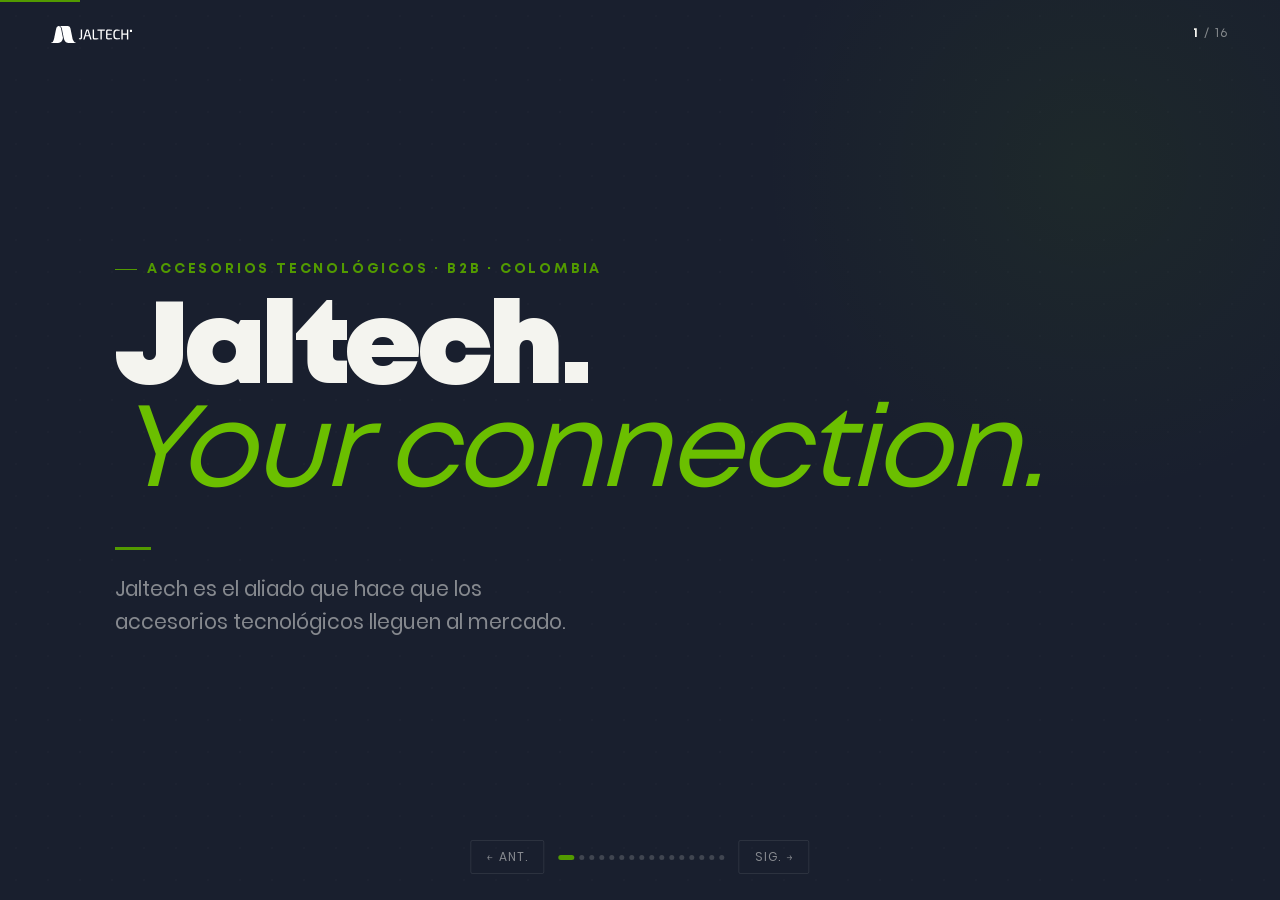
<file: uploads/jaltech_brand_deck_v8.html>
<!DOCTYPE html>
<html lang="es">
<head>
<meta charset="UTF-8">
<meta name="viewport" content="width=device-width, initial-scale=1.0">
<title>Jaltech — Brand Deck Interno</title>
<link rel="preconnect" href="https://fonts.googleapis.com">
<link href="https://fonts.googleapis.com/css2?family=Montserrat:ital,wght@0,300;0,400;0,500;0,600;0,700;0,800;0,900;1,300;1,400;1,700&family=Poppins:wght@300;400;500&display=swap" rel="stylesheet">
<!-- <link href="https://fonts.googleapis.com/css2?family=Montserrat:ital,wght@0,300;0,400;0,500;0,600;0,700;0,800;0,900;1,300;1,400;1,700&family=Poppins:wght@300;400;500&display=swap" rel="stylesheet"> -->
<style>
/* --- Local Fonts --- */
/* Mont */
@font-face {
  font-family: 'Mont'; src: url('../assets/fonts/mont/Mont-Regular.ttf') format('truetype');
  font-weight: 400; font-style: normal; font-display: swap;
}
@font-face {
  font-family: 'Mont'; src: url('../assets/fonts/mont/Mont-SemiBold.ttf') format('truetype');
  font-weight: 600; font-style: normal; font-display: swap;
}
@font-face {
  font-family: 'Mont'; src: url('../assets/fonts/mont/Mont-Bold.ttf') format('truetype');
  font-weight: 700; font-style: normal; font-display: swap;
}
@font-face {
  font-family: 'Mont'; src: url('../assets/fonts/mont/Mont-Heavy.ttf') format('truetype');
  font-weight: 800; font-style: normal; font-display: swap;
}
@font-face {
  font-family: 'Mont'; src: url('../assets/fonts/mont/Mont-Black.ttf') format('truetype');
  font-weight: 900; font-style: normal; font-display: swap;
}
/* Montserrat (Variable) */
@font-face {
  font-family: 'Montserrat';
  src: url('../assets/fonts/montserrat/Montserrat-VariableFont_wght.ttf') format('truetype-variations');
  font-weight: 100 900; font-style: normal; font-display: swap;
}
@font-face {
  font-family: 'Montserrat';
  src: url('../assets/fonts/montserrat/Montserrat-Italic-VariableFont_wght.ttf') format('truetype-variations');
  font-weight: 100 900; font-style: italic; font-display: swap;
}
/* Poppins */
@font-face {
  font-family: 'Poppins'; src: url('../assets/fonts/poppins/Poppins-Regular.ttf') format('truetype');
  font-weight: 400; font-style: normal; font-display: swap;
}
@font-face {
  font-family: 'Poppins'; src: url('../assets/fonts/poppins/Poppins-SemiBold.ttf') format('truetype');
  font-weight: 600; font-style: normal; font-display: swap;
}
@font-face {
  font-family: 'Poppins'; src: url('../assets/fonts/poppins/Poppins-Bold.ttf') format('truetype');
  font-weight: 700; font-style: normal; font-display: swap;
}
@font-face { font-family: 'Poppins'; src: url('../assets/fonts/poppins/Poppins-Italic.ttf') format('truetype'); font-weight: 400; font-style: italic; font-display: swap; }
@font-face { font-family: 'Poppins'; src: url('../assets/fonts/poppins/Poppins-Medium.ttf') format('truetype'); font-weight: 500; font-style: normal; font-display: swap; }
@font-face { font-family: 'Poppins'; src: url('../assets/fonts/poppins/Poppins-Black.ttf') format('truetype'); font-weight: 900; font-style: normal; font-display: swap; }
*,*::before,*::after{box-sizing:border-box;margin:0;padding:0}
:root{
  --g:#529A00;
  --g2:#6BBF00;
  --gd:rgba(82,154,0,.13);
  --gm:rgba(82,154,0,.28);
  --navy:#1D2333;
  --navy1:#222a3d;
  --navy2:#191f2e;
  --light:#F4F4EF;
  --muted:rgba(244,244,239,.5);
  --faint:rgba(244,244,239,.18);
  --border:rgba(244,244,239,.09);
  --bg:rgba(244,244,239,.04);
  --D:'Mont', 'Montserrat', 'Poppins', sans-serif;
  --B:'Poppins', 'Montserrat', 'Aptos', sans-serif;
}
html,body{height:100%;overflow:hidden;background:var(--navy);color:var(--light);font-family:var(--B)}

/* ENGINE */
.deck{position:relative;width:100vw;height:100vh;overflow:hidden}
.slide{
  position:absolute;inset:0;display:flex;flex-direction:column;
  justify-content:center;
  padding:clamp(48px,6vh,88px) clamp(56px,9vw,160px);
  opacity:0;pointer-events:none;
  transition:opacity .42s ease,transform .42s cubic-bezier(.4,0,.2,1);
  transform:translateY(22px);background:var(--navy);
}
.slide.active{opacity:1;pointer-events:all;transform:translateY(0)}
.slide.exit{opacity:0;transform:translateY(-12px)}

/* CHROME */
.bar{position:fixed;top:0;left:0;height:2px;background:var(--g);transition:width .36s ease;z-index:300}
.lm{position:fixed;top:26px;left:clamp(28px,4vw,54px);z-index:100;display:flex;align-items:center}
.ct2{position:fixed;top:26px;right:clamp(28px,4vw,54px);font-family:var(--D);font-size:12px;letter-spacing:.12em;color:var(--muted);z-index:100}
.ct2 b{color:var(--light)}

/* NAV */
.nav{position:fixed;bottom:26px;left:50%;transform:translateX(-50%);display:flex;align-items:center;gap:14px;z-index:100}
.dots{display:flex;gap:5px;align-items:center}
.dot{width:5px;height:5px;border-radius:50%;background:var(--faint);cursor:pointer;transition:all .25s;border:none;padding:0;flex-shrink:0}
.dot.active{background:var(--g);width:16px;border-radius:2.5px}
.nb{background:none;border:1px solid var(--border);color:var(--muted);padding:7px 15px;border-radius:2px;cursor:pointer;font-family:var(--B);font-size:12px;letter-spacing:.1em;transition:all .22s;text-transform:uppercase}
.nb:hover{border-color:var(--g);color:var(--light)}

/* TEXTURES */
.bdots{position:absolute;inset:0;background-image:radial-gradient(rgba(244,244,239,.05) 1px,transparent 1px);background-size:32px 32px;pointer-events:none}
.bgrid{position:absolute;inset:0;background-image:linear-gradient(var(--border) 1px,transparent 1px),linear-gradient(90deg,var(--border) 1px,transparent 1px);background-size:60px 60px;pointer-events:none}
.blob{position:absolute;border-radius:50%;background:radial-gradient(circle,var(--gd),transparent 66%);pointer-events:none}

/* TYPE SCALE */
.K{font-family:var(--D);font-size:clamp(12px, 1.2vw, 14px);letter-spacing:.2em;text-transform:uppercase;color:var(--g);font-weight:700;display:flex;align-items:center;gap:10px}
.K::before{content:'';display:block;width:22px;height:1.5px;background:var(--g);flex-shrink:0}
.TH{font-family:var(--D);font-size:clamp(56px,9vw,124px);font-weight:900;line-height:.9;letter-spacing:-.028em}
.TX{font-family:var(--D);font-size:clamp(34px,5.2vw,72px);font-weight:800;line-height:.96;letter-spacing:-.02em}
.TL{font-family:var(--D);font-size:clamp(24px,3.2vw,48px);font-weight:700;line-height:1.06;letter-spacing:-.015em}
.TM{font-family:var(--D);font-size:clamp(18px,2.2vw,32px);font-weight:600;line-height:1.15}
.TB{font-size:clamp(16px,1.6vw,22px);font-weight:400;line-height:1.65;color:var(--muted);font-family:var(--B)}
.TS{font-size:clamp(14px,1.2vw,17px);font-weight:300;line-height:1.7;color:var(--muted);font-family:var(--B)}
.tg{color:var(--g2)} .td{color:var(--muted)} .tf{color:var(--faint)}
.mk{display:block;width:36px;height:2.5px;background:var(--g);margin-bottom:22px}

/* LAYOUT */
.w-max{width:100%;max-width:1120px;margin:0 auto}
.sp{display:grid;grid-template-columns:1fr 1fr;gap:clamp(40px,6vw,100px);align-items:stretch}
.sp7{display:grid;grid-template-columns:1.85fr 1fr;gap:clamp(36px,5vw,80px);align-items:center}
.cx{text-align:center;max-width:880px;margin:0 auto}

/* BULLETS */
.bl{list-style:none;margin-top:28px}
.bl li{display:flex;align-items:baseline;gap:14px;padding:14px 0;border-bottom:1px solid var(--border);font-family:var(--B);font-size:clamp(16px,1.6vw,22px);font-weight:400}
.bl li:last-child{border-bottom:none}
.bl li::before{content:'';display:block;min-width:6px;height:6px;border-radius:50%;background:var(--g);flex-shrink:0;margin-top:5px}

/* COMPARE */
.cmp{display:grid;grid-template-columns:1fr 1fr;gap:1px;margin-top:24px}
.cno{padding:26px 30px;background:rgba(150,25,25,.07);border:1px solid rgba(150,25,25,.15);border-radius:2px 0 0 2px}
.cye{padding:26px 30px;background:rgba(82,154,0,.07);border:1px solid var(--gm);border-radius:0 2px 2px 0}
.clb{font-size:12px;letter-spacing:.18em;font-weight:700;margin-bottom:18px;padding-bottom:12px;border-bottom:1px solid var(--border);font-family:var(--D)}
.clb.n{color:#e05050} .clb.y{color:var(--g2)}
.ci{padding:13px 0;border-bottom:1px solid var(--border);font-size:clamp(15px,1.3vw,18px);line-height:1.5;color:var(--muted);font-weight:300;font-family:var(--B)}
.ci:last-child{border-bottom:none}

/* RULES */
.rr{display:flex;align-items:flex-start;gap:28px;padding:24px 0;border-bottom:1px solid var(--border)}
.rr:first-child{border-top:1px solid var(--border)}
.rn{font-family:var(--D);font-size:clamp(36px,4.5vw,60px);font-weight:900;line-height:1;min-width:72px;text-align:right;color:rgba(82,154,0,.14)}

/* INFO BOX */
.ib{padding:20px 24px;border-left:2px solid var(--g);background:var(--bg);margin-bottom:10px}
.ibl{font-size:12px;letter-spacing:.22em;color:var(--g);font-weight:700;margin-bottom:7px;font-family:var(--D)}
.ibt{font-size:clamp(14px,1.2vw,16px);color:var(--muted);font-weight:300;line-height:1.65;font-family:var(--B)}

/* CHANNEL GROUPS */
.cgl{font-size:12px;letter-spacing:calc(.18em - 1px);color:var(--g);font-weight:700;font-family:var(--D);margin-bottom:10px;display:flex;align-items:center;gap:8px}
.cgl::before{content:'';display:block;width:14px;height:1px;background:var(--gm)}
.cw{display:flex;flex-wrap:wrap;gap:8px}
.ct_{font-size:clamp(14px,1.1vw,16px);font-weight:500;font-family:var(--B);border:1px solid var(--border);color:var(--light);padding:8px 16px;border-radius:2px;letter-spacing:.04em}

/* PORTFOLIO CARDS */
.pc{padding:20px 22px;border:1px solid var(--border);border-top:2.5px solid var(--g)}
.pc-l{font-size:12px;letter-spacing:.2em;color:var(--g);font-weight:700;font-family:var(--D);margin-bottom:10px}
.pc-t{font-size:clamp(15px,1.2vw,17px);color:var(--muted);font-weight:300;line-height:1.6;font-family:var(--B)}

/* PHYSICAL BRAND */
.ph{display:grid;grid-template-columns:repeat(auto-fit,minmax(160px,1fr));gap:12px;margin-top:26px}
.ph-card{padding:22px 22px;border:1px solid var(--border);position:relative;overflow:hidden}
.ph-card::before{content:'';position:absolute;top:0;left:0;right:0;height:2.5px;background:var(--g)}
.ph-icon{display:block;margin-bottom:14px}
.ph-title{font-family:var(--D);font-size:clamp(14px,1.2vw,16px);font-weight:700;letter-spacing:.06em;margin-bottom:7px;color:var(--light)}
.ph-body{font-size:clamp(14px,1.1vw,16px);color:var(--muted);font-weight:300;line-height:1.55;font-family:var(--B)}

/* JALBOT CRITERIA */
.jcrit{display:grid;grid-template-columns:1fr 1fr;gap:12px;margin-top:20px}
.jcrit-col{padding:18px 14px;border:1px solid var(--border)}
.jcrit-col.yes{border-top:2px solid var(--g)}
.jcrit-col.no{border-top:2px solid rgba(150,25,25,.5)}
.jcrit-lbl{font-size:11px;letter-spacing:.2em;font-weight:700;font-family:var(--D);margin-bottom:12px;padding-bottom:10px;border-bottom:1px solid var(--border)}
.jcrit-lbl.y{color:var(--g2)} .jcrit-lbl.n{color:#e05050}
.jcrit-item{font-size:clamp(14px,1.1vw,16px);color:var(--muted);font-weight:300;line-height:1.55;padding:6px 0;border-bottom:1px solid var(--border);font-family:var(--B)}
.jcrit-item:last-child{border-bottom:none}

/* VISUAL SYSTEM */
.vs-grid{display:grid;grid-template-columns:1fr 1fr;gap:12px;margin-top:28px}
.vs-card{padding:22px 24px;border:1px solid var(--border);border-top:2.5px solid var(--g)}
.vs-lbl{font-size:12px;letter-spacing:.2em;color:var(--g);font-weight:700;font-family:var(--D);margin-bottom:14px}
.vs-swatch{display:flex;gap:12px;margin-bottom:12px;align-items:flex-start}
.vs-dot{width:16px;height:16px;border-radius:2px;flex-shrink:0;margin-top:3px}
.vs-swatch-text{font-size:clamp(14px,1.2vw,16px);color:var(--muted);font-weight:300;line-height:1.55;font-family:var(--B)}
.vs-body{font-size:clamp(14px,1.2vw,16px);color:var(--muted);font-weight:300;line-height:1.65;font-family:var(--B)}
.vs-rule{font-size:clamp(13px,1.1vw,15px);color:var(--light);font-weight:500;font-family:var(--D);margin-top:10px;padding-top:10px;border-top:1px solid var(--border)}

/* SVG ICON HELPERS */
.ico{display:block}

/* ANIM */
@keyframes up{from{opacity:0;transform:translateY(20px)}to{opacity:1;transform:translateY(0)}}
.slide.active .a1{animation:up .48s ease .06s both}
.slide.active .a2{animation:up .48s ease .14s both}
.slide.active .a3{animation:up .48s ease .25s both}
.slide.active .a4{animation:up .48s ease .38s both}
.slide.active .a5{animation:up .48s ease .52s both}
.slide.active .a6{animation:up .48s ease .66s both}
.slide.active .a7{animation:up .48s ease .80s both}

/* SLIDE VARIANTS */
.sg{background:var(--g)}
.sg .K{color:rgba(29,35,51,.55)} .sg .K::before{background:rgba(29,35,51,.4)}
.sm{background:var(--navy1)}
.sc{background:var(--navy2)}
.sep{display:block;width:100%;height:1px;background:linear-gradient(90deg,transparent,var(--g),transparent);margin:32px 0}

/* ACCENT BARS */
.vbar{width:3px;border-radius:2px;background:var(--gm);flex-shrink:0}
</style>
</head>
<body>

<div class="bar" id="bar"></div>
<div class="lm">
  <svg xmlns="http://www.w3.org/2000/svg" viewBox="0 0 4721.98 990.18" style="height:17px;width:auto;display:block" aria-label="Jaltech">
    <defs><style>.cls-1{fill:#fff}</style></defs>
    <g>
      <path class="cls-1" d="M1455.42,979.35c-.06-.02-.12-.04-.18-.05-176.2-56.05-210.83-300.79-210.83-300.79l-109.99-532.53C1101.06,0,966.18.08,957.04.08h-98.84l.04-.08h-335.86c-.23,0-.44.03-.63.08-1.92.52-2.24,3.4-.16,4.21,89.33,34.95,113.22,158.42,113.95,162.27,0,.06.02.09.02.09l.03.11,49.71,243.48,60.64,297.5c50.33,287.88,304.04,282.44,304.04,282.44h404.03c6.41,0,7.61-9.07,1.44-10.83Z"/>
      <path class="cls-1" d="M585.3,143.83c-5.67-22.35-12.92-39.33-21.14-55.23h.01c-3.52-7.42-7.42-14.21-11.59-20.43,0,0,0-.02-.03-.05-.04-.06-.12-.19-.24-.38-.08-.11-.15-.22-.22-.33-5.86-9-64.12-94.21-147.04-58.03-.12.04-.24.1-.36.15-33.47,14.73-55.69,37.49-70.37,60-.08.13-.17.27-.25.4-11.27,17.37-18.05,34.56-22.06,47.77-1.17,3.85-4.82,19.25-9.53,39.74-12.35,53.65-32.03,140.34-33.69,147.8-.07.33-.11.5-.11.5l-51.6,252.81s0,.09-.04.26c-.59,3.7-7.66,46.89-21.26,104.11-25.99,109.3-60.43,268.32-150.26,303.9-10.13,4.49-21.44,7.93-33.96,10.64-2.16.47-6.77,1.38-6.91,1.4-6.8,1.33-5.88,11.32,1.06,11.32,96.88,0,397.22-.44,397.22-.44,242.28-10.34,285.46-241.98,292.25-295.98.87-6.94.58-13.97-.83-20.83-26.67-129.22-108.03-525.09-109.05-529.1Z"/>
    </g>
    <g>
      <path class="cls-1" d="M1732.59,656.35c0,38.31-20.24,57.48-60.67,57.48h-39.93l-8.77,55.08c6.39,2.67,14.22,4.79,23.54,6.39,9.31,1.6,19.03,2.79,29.15,3.59,10.1.8,18.89,1.2,26.34,1.2,35.14,0,62.27-10.24,81.44-30.74,19.16-20.47,28.73-50.69,28.73-90.6V210.09h-79.82v446.26Z"/>
      <path class="cls-1" d="M2178.85,216.07c-5.33-3.99-11.46-5.97-18.37-5.97h-81.44c-6.91,0-13.04,1.98-18.35,5.97-5.33,3.99-9.06,9.18-11.18,15.57l-174.03,548.45h82.22l52.65-177.23h218.03l52.65,177.23h83.02l-174.03-548.45c-2.12-6.39-5.85-11.58-11.16-15.57ZM2030.04,536.6l64.98-218.74c2.66-7.99,5.05-15.97,7.19-23.96,2.12-7.99,4.25-15.43,6.39-22.36h22.34c2.13,6.93,4.25,14.37,6.39,22.36,2.12,7.99,4.25,15.97,6.39,23.96l64.98,218.74h-178.66Z"/>
      <path class="cls-1" d="M2558.84,713.03c-17.57,0-30.62-4.12-39.13-12.38-8.52-8.25-12.76-20.87-12.76-37.92V210.09h-79.04v464.62c0,30.33,8.78,55.48,26.34,75.45,17.57,19.95,46.58,29.93,87.02,29.93,36.72,0,73.45-.28,110.17-.8s72.91-2.12,108.57-4.79l-3.99-61.47h-197.18Z"/>
      <polygon class="cls-1" points="2879.76 210.09 2704.93 210.09 2704.93 278.73 2879.76 278.73 2879.76 780.09 2959.59 780.09 2959.59 278.73 3135.22 278.73 3135.22 210.09 2959.59 210.09 2879.76 210.09"/>
      <path class="cls-1" d="M3298.87,288.32c7.45-7.99,19.16-11.98,35.14-11.98h219.54l3.19-61.47c-24.49-1.6-50.17-2.79-77.04-3.58-26.87-.8-54.16-1.2-81.82-1.2h-81.44c-33,0-59.21,8.77-78.64,26.34-19.43,17.57-29.41,41.51-29.93,71.85v373.62c.52,29.81,10.5,53.62,29.93,71.44,19.43,17.84,45.64,26.75,78.64,26.75,26.61,0,53.75-.14,81.44-.4,27.66-.28,54.95-.66,81.82-1.2,26.87-.52,52.55-1.6,77.04-3.19l-3.19-60.67h-219.54c-15.97,0-27.69-4.12-35.14-12.38-7.45-8.25-11.16-21.15-11.16-38.71v-152.49h234.69v-61.46h-234.69v-122.94c0-17.57,3.72-30.34,11.16-38.33Z"/>
      <path class="cls-1" d="M3935.53,707.84c-23.69,1.34-52.83,2-87.42,2s-60.93-6.65-80.62-19.96c-19.7-13.3-33.68-35.52-41.91-66.65-8.26-31.14-12.38-73.85-12.38-128.13s4.12-97.01,12.38-128.13c8.23-31.13,22.21-53.35,41.91-66.66,19.69-13.3,46.56-19.96,80.62-19.96,21.82,0,40.59.28,56.28.8,15.69.54,30.47,1.2,44.32,2,13.82.8,28.73,2,44.7,3.59l7.99-59.87c-15.45-4.25-30.34-7.57-44.7-9.97-14.37-2.4-30.08-4.12-47.11-5.19-17.03-1.06-37.52-1.6-61.47-1.6-53.23,0-95.93,9.18-128.12,27.53-32.22,18.37-55.48,48.3-69.86,89.82-14.37,41.51-21.56,97.39-21.56,167.65s7.19,126.14,21.56,167.65c14.37,41.51,37.64,71.45,69.86,89.8,32.19,18.37,74.89,27.55,128.12,27.55,36.73,0,67.46-1.47,92.22-4.39,24.74-2.93,48.82-7.85,72.25-14.77l-7.99-59.87c-22.36,3.19-45.38,5.47-69.06,6.79Z"/>
      <polygon class="cls-1" points="4421.3 443.2 4178.61 443.2 4178.61 210.09 4098.79 210.09 4098.79 780.09 4178.61 780.09 4178.61 509.47 4421.3 509.47 4421.3 780.09 4501.94 780.09 4501.94 210.09 4421.3 210.09 4421.3 443.2"/>
      <path class="cls-1" d="M4721.65,242.06c-.26-2.1-.86-4.35-1.84-6.71-1.02-2.36-2.49-4.77-4.47-7.2-1.97-2.43-4.65-4.61-8.01-6.57-3.36-1.92-7.52-3.51-12.47-4.78-5-1.25-11.02-1.92-18.11-1.93l-11.75-.03-6.34-.03h-3.73s-14.38-.04-14.38-.04c-10.59-.04-18.87,1.25-24.92,3.85-6.04,2.61-10.59,5.66-13.66,9.19-3.04,3.54-4.96,7.12-5.69,10.72-.79,3.6-1.18,6.41-1.18,8.41l-.12,35.81v1.48l-.1,35.83c-.01,1.99.36,4.8,1.12,8.41.72,3.6,2.62,7.17,5.63,10.75,3.05,3.56,7.58,6.63,13.6,9.28,6.04,2.64,14.3,3.96,24.91,3.99l8.77.03,9.49.03,8.02.03,9.9.03c7.09.01,13.12-.59,18.12-1.82,4.97-1.24,9.15-2.81,12.52-4.72,3.36-1.92,6.05-4.09,8.04-6.51,1.99-2.41,3.47-4.81,4.51-7.17.99-2.35,1.61-4.6,1.87-6.71.24-2.1.36-3.85.37-5.21l.1-36.57.12-36.56c0-1.38-.1-3.13-.33-5.24Z"/>
      <path class="cls-1" d="M4683.91,251.47c-1.99-2.36-4.96-4.41-8.93-6.08-3.96-1.69-9.45-2.55-16.41-2.56-6.96-.03-12.46.81-16.42,2.55-4,1.73-6.97,3.73-8.97,6.04-2.02,2.3-3.24,4.62-3.77,6.99-.48,2.36-.73,4.24-.75,5.6v4.11l-.17,54.31,14.92.04.06-16.25v-.37c0-1.74.45-3.17,1.3-4.28.88-1.12,1.83-1.99,2.81-2.61,1.25-.76,2.62-1.3,4.12-1.67.85-.24,1.93-.61,3.18-1.09.98-.37,2.15-.79,3.44-1.21,1.31-.45,2.65-.89,4.02-1.4l10.17,28.97,15.69.04-11.84-34.01c3.75-1.96,6.54-4.31,8.4-6.99,1.9-2.64,3.01-5.53,3.39-8.64v-.55c.14-.52.22-1.2.22-2.07v-1.67s.03-4.48.03-4.48c0-1.37-.27-3.23-.73-5.6-.5-2.36-1.74-4.72-3.73-7.1Z"/>
    </g>
  </svg>
</div>
<div class="ct2"><b id="cn">1</b> / 16</div>

<div class="deck" id="deck">

<!-- 02 PORTADA -->
<div class="slide sc" id="s1">
  <div class="blob" style="width:700px;height:700px;right:-160px;top:-180px;opacity:.6"></div>
  <div class="bdots" style="opacity:.3"></div>
  <div style="position:relative;z-index:1" class="w-max">
    <span class="K a1">Accesorios tecnológicos · B2B · Colombia</span>
    <div style="margin-top:22px">
      <div class="TH a2">Jaltech.</div>
      <div class="TH a3" style="font-style:italic;font-weight:300;color:var(--g2)">Your connection.</div>
    </div>
    <div style="margin-top:40px;max-width:460px" class="a4">
      <span class="mk"></span>
      <p class="TB">Jaltech es el aliado que hace que los accesorios tecnológicos lleguen al mercado.</p>
    </div>
  </div>
</div>

<!-- 03 POSICIONAMIENTO -->
<div class="slide" id="s2">
  <div class="blob" style="width:480px;height:480px;left:-90px;bottom:-110px;opacity:.45"></div>
  <div style="position:relative;z-index:1;max-width:960px;width:100%;margin:0 auto">
    <span class="K a1">Posicionamiento</span>
    <div style="margin-top:26px">
      <div class="TX a2 td">No es un proveedor más.</div>
      <div class="TX a3">Es el socio que<br><span class="tg">no deja quedar mal.</span></div>
    </div>
    <ul class="bl a4" style="max-width:600px">
      <li>Portafolio de accesorios tecnológicos listo para despachar</li>
      <li>+8.000 distribuidores activos en todo el país</li>
      <li>Años de relación — no solo de ventas</li>
    </ul>
  </div>
</div>

<!-- 04 PROPÓSITO -->
<div class="slide sg" id="s3">
  <div style="position:relative;z-index:1;max-width:900px;width:100%;margin:0 auto">
    <span class="K a1" style="color:rgba(29,35,51,.6)">Propósito · Lo que mueve todo</span>
    <div style="margin-top:28px">
      <div class="TX a2" style="color:var(--navy)">Acercar la tecnología</div>
      <div class="TX a3" style="color:#fff">a la vida de las personas.</div>
    </div>
    <div style="margin-top:34px;max-width:660px" class="a4">
      <span class="mk" style="background:rgba(29,35,51,.35)"></span>
      <p style="font-size:clamp(16px,1.7vw,22px);font-weight:400;color:rgba(29,35,51,.72);line-height:1.65;font-family:var(--B)">
        Jaltech lo hace a través de accesorios que se venden todos los días: en el mostrador, en el bolsillo y en el negocio de los clientes de sus aliados.
      </p>
    </div>
    <div style="margin-top:22px" class="a5">
      <p style="font-size:clamp(18px,1.8vw,24px);font-weight:700;color:var(--navy);opacity:.88;font-family:var(--D)">
        El distribuidor es el canal. Jaltech es el respaldo.
      </p>
    </div>
  </div>
</div>

<!-- 05 PORTAFOLIO -->
<div class="slide sm" id="s4">
  <div class="bgrid" style="opacity:.13"></div>
  <div style="position:relative;z-index:1" class="w-max">
    <span class="K a1">Portafolio · Lo que Jaltech ofrece</span>
    <div class="TL a2" style="margin-top:20px;max-width:720px">
      Accesorios en <span class="tg">líneas que rotan</span> todos los días.
    </div>
    <div style="display:grid;grid-template-columns:repeat(auto-fit,minmax(160px,1fr));gap:10px;margin-top:28px" class="a3">
      <div class="pc">
        <div style="margin-bottom:12px">
          <svg width="24" height="24" viewBox="0 0 24 24" fill="none" stroke="var(--g)" stroke-width="1.5" stroke-linecap="round" stroke-linejoin="round">
            <path d="M13 2H6a2 2 0 00-2 2v16a2 2 0 002 2h12a2 2 0 002-2V9z"/><polyline points="13 2 13 9 20 9"/>
          </svg>
        </div>
        <div class="pc-l">ENERGÍA</div>
        <div class="pc-t">Cargadores premium, basik, power banks, reguladores</div>
      </div>
      <div class="pc">
        <div style="margin-bottom:12px">
          <svg width="24" height="24" viewBox="0 0 24 24" fill="none" stroke="var(--g)" stroke-width="1.5" stroke-linecap="round" stroke-linejoin="round">
            <path d="M9 18V5l12-2v13"/><circle cx="6" cy="18" r="3"/><circle cx="18" cy="16" r="3"/>
          </svg>
        </div>
        <div class="pc-l">AUDIO</div>
        <div class="pc-t">Audífonos, parlantes, micrófonos, headsets</div>
      </div>
      <div class="pc">
        <div style="margin-bottom:12px">
          <svg width="24" height="24" viewBox="0 0 24 24" fill="none" stroke="var(--g)" stroke-width="1.5" stroke-linecap="round" stroke-linejoin="round">
            <rect x="2" y="2" width="20" height="8" rx="2"/><rect x="2" y="14" width="20" height="8" rx="2"/><line x1="6" y1="6" x2="6.01" y2="6"/><line x1="6" y1="18" x2="6.01" y2="18"/>
          </svg>
        </div>
        <div class="pc-l">CONECTIVIDAD</div>
        <div class="pc-t">Cables, hubs, adaptadores, routers, CCTV</div>
      </div>
      <div class="pc">
        <div style="margin-bottom:12px">
          <svg width="24" height="24" viewBox="0 0 24 24" fill="none" stroke="var(--g)" stroke-width="1.5" stroke-linecap="round" stroke-linejoin="round">
            <rect x="2" y="3" width="20" height="14" rx="2"/><line x1="8" y1="21" x2="16" y2="21"/><line x1="12" y1="17" x2="12" y2="21"/>
          </svg>
        </div>
        <div class="pc-l">POS</div>
        <div class="pc-t">Impresoras, lectores, terminales, biométricos</div>
      </div>
      <div class="pc">
        <div style="margin-bottom:12px">
          <svg width="24" height="24" viewBox="0 0 24 24" fill="none" stroke="var(--g)" stroke-width="1.5" stroke-linecap="round" stroke-linejoin="round">
            <rect x="2" y="7" width="20" height="14" rx="1"/><path d="M16 21V5a2 2 0 00-2-2h-4a2 2 0 00-2 2v16"/>
          </svg>
        </div>
        <div class="pc-l">GAMER / PC</div>
        <div class="pc-t">Teclados, mouse, periféricos, accesorios smartphone</div>
      </div>
    </div>
    <p class="TS a4" style="margin-top:20px">Más de 1.000 referencias activas. Portafolio actualizado mensualmente.</p>
  </div>
</div>

<!-- 06 BENEFICIOS -->
<div class="slide" id="s5">
  <div class="blob" style="width:440px;height:440px;right:5%;top:50%;transform:translateY(-50%);opacity:.38"></div>
  <div style="position:relative;z-index:1" class="w-max">
    <span class="K a1">Lo que define la relación</span>
    <div style="margin-top:30px;max-width:820px;display:flex;gap:28px;align-items:stretch" class="a2">
      <div class="vbar"></div>
      <div>
        <div class="TX" style="line-height:1.1">Respuesta inmediata.</div>
        <div class="TX" style="line-height:1.1;margin-top:6px">Despacho rápido.</div>
        <div class="TX tg" style="line-height:1.1;margin-top:6px">Sin dejar quedar mal<br>a ningún aliado.</div>
      </div>
    </div>
    <p class="a3 TB" style="margin-top:32px;max-width:580px;color:var(--light)">Y eso se nota en los márgenes y en la reputación del aliado.</p>
    <p class="TS a4" style="margin-top:10px;font-style:italic">No es promesa. Es lo que dicen quienes llevan años trabajando con Jaltech.</p>
  </div>
</div>

<!-- SLIDE A — MODELO B2B -->
<div class="slide sc" id="sA">
  <div class="bgrid" style="opacity:.11"></div>
  <div style="position:relative;z-index:1;max-width:1000px;width:100%;margin:0 auto">
    <span class="K a1">Cómo opera Jaltech</span>
    <div class="TL a2" style="margin-top:22px;max-width:820px">
      Jaltech mueve accesorios tecnológicos a través de <span class="tg">mayoristas, distribuidores<br>y aliados comerciales</span> en todo <br> el país.
    </div>
    <div style="display:grid;grid-template-columns:1fr 1fr;gap:12px;margin-top:34px" class="a3">
      <div class="ib" style="margin-bottom:0">
        <div class="ibl" style="font-size:clamp(16px,1.4vw,18px);letter-spacing:0.05em">Cómo llega al mercado</div>
        <div class="ibt" style="font-size:clamp(15px,1.3vw,17px)">Jaltech no vende directamente al consumidor final. Opera a través de distribuidores que llevan los accesorios a tiendas, mostradores y superficies.<br><br><span style="color:var(--light);font-weight:500">Ellos son el canal. Jaltech es el respaldo.</span></div>
      </div>
      <div class="ib" style="margin-bottom:0">
        <div class="ibl" style="font-size:clamp(14px,1.2vw,16px);letter-spacing:0.05em">Qué ofrece como respaldo</div>
        <div style="display:flex;flex-direction:column;gap:8px;margin-top:2px">
          <div style="display:flex;align-items:center;gap:10px">
            <svg width="14" height="14" viewBox="0 0 14 14" fill="none" stroke="var(--g)" stroke-width="1.5" stroke-linecap="round"><polyline points="2 7 5.5 10.5 12 4"/></svg>
            <span class="ibt" style="color:var(--light);font-size:clamp(15px,1.3vw,17px)">+1.000 referencias activas · Entrega inmediata</span>
          </div>
          <div style="display:flex;align-items:center;gap:10px">
            <svg width="14" height="14" viewBox="0 0 14 14" fill="none" stroke="var(--g)" stroke-width="1.5" stroke-linecap="round"><polyline points="2 7 5.5 10.5 12 4"/></svg>
            <span class="ibt" style="color:var(--light);font-size:clamp(15px,1.3vw,17px)">+8.000 aliados activos · Cobertura nacional</span>
          </div>
          <div style="display:flex;align-items:center;gap:10px">
            <svg width="14" height="14" viewBox="0 0 14 14" fill="none" stroke="var(--g)" stroke-width="1.5" stroke-linecap="round"><polyline points="2 7 5.5 10.5 12 4"/></svg>
            <span class="ibt" style="color:var(--light);font-size:clamp(15px,1.3vw,17px)">Crédito propio · Actualización mensual del portafolio</span>
          </div>
        </div>
      </div>
    </div>
  </div>
</div>

<!-- 07 PERSONALIDAD -->
<div class="slide sm" id="s6">
  <div class="bgrid" style="opacity:.12"></div>
  <div style="position:relative;z-index:1" class="sp7 w-max">
    <div>
      <span class="K a1">Personalidad de marca</span>
      <div style="margin-top:24px">
        <div class="TX a2">Experta <span class="tf" style="font-size:.48em;font-weight:300">pero</span> cercana.</div>
        <div class="TX a3">Sólida <span class="tf" style="font-size:.48em;font-weight:300">pero</span> ágil.</div>
      </div>
      <div style="margin-top:30px" class="a4">
        <span class="mk"></span>
        <p class="TB" style="color:var(--muted)">Jaltech no habla de arriba.<br>Está antes, durante y después del pedido.</p>
      </div>
    </div>
    <div style="display:flex;flex-direction:column;gap:10px" class="a5">
      <div style="padding:22px 24px;border:1px solid var(--gm);border-left:2.5px solid var(--g);background:rgba(82,154,0,.05)">
        <p style="font-size:11px;letter-spacing:.2em;color:var(--g);font-weight:700;font-family:var(--D);margin-bottom:10px">SÍ ES</p>
        <p class="TB" style="color:var(--light)">El aliado que tiene accesorios listos para despachar, responde rápido y avisa antes de que un problema genere consecuencias.</p>
      </div>
      <div style="padding:22px 24px;border:1px solid var(--border);border-left:2.5px solid rgba(170,35,35,.45)">
        <p style="font-size:11px;letter-spacing:.2em;color:#df4f4f;font-weight:700;font-family:var(--D);margin-bottom:10px">NO ES</p>
        <p class="TB">El que manda un PDF con 200 referencias y desaparece hasta el siguiente pedido.</p>
      </div>
    </div>
  </div>
</div>

<!-- 08 TONO -->
<div class="slide" id="s7">
  <div class="blob" style="width:520px;height:520px;right:-90px;bottom:-130px;opacity:.38"></div>
  <div style="position:relative;z-index:1;max-width:840px;width:100%;margin:0 auto">
    <span class="K a1">Cómo habla Jaltech</span>
    <div style="margin-top:30px;display:flex;flex-direction:column;gap:4px">
      <div class="TH a2" style="opacity:.16;font-weight:900">Directo.</div>
      <div class="TH a3" style="opacity:.48;font-weight:900">Natural.</div>
      <div class="TH tg a4" style="font-weight:900">Sin relleno.</div>
    </div>
    <p class="TB a5" style="margin-top:30px;max-width:460px">Como un asesor que conoce el negocio y habla claro — no como un folleto.</p>
  </div>
</div>

<!-- 09 ASÍ SÍ / ASÍ NO -->
<div class="slide sm" id="s8">
  <div style="position:relative;z-index:1;width:100%;max-width:1100px;margin:0 auto">
    <span class="K a1">Calibrador de voz — usar antes de publicar cualquier pieza</span>
    <div class="TL a2" style="margin-top:16px;margin-bottom:22px">Así sí. Así no.</div>
    <div class="cmp a3">
      <div class="cno">
        <div class="clb n" style="font-size:clamp(15px,1.4vw,18px);letter-spacing:0.05em">✗ &nbsp;Así no</div>
        <div class="ci">"Soluciones tecnológicas innovadoras para cada necesidad"</div>
        <div class="ci">"Comprometidos con la excelencia y la calidad"</div>
        <div class="ci">"Líderes en el sector tecnológico nacional"</div>
      </div>
      <div class="cye">
        <div class="clb y" style="font-size:clamp(15px,1.4vw,18px);letter-spacing:0.05em">✓ &nbsp;Así sí</div>
        <div class="ci">"Cargadores que rotan todos los días — asegura el stock hoy"</div>
        <div class="ci">"Jaltech responde, despacha y no deja quedar mal al aliado"</div>
        <div class="ci">"Portafolio de accesorios de alta rotación, listo para vender"</div>
      </div>
    </div>
    <p class="TS a4" style="margin-top:18px;font-style:italic">El filtro siempre es el mismo: ¿le sirve al aliado para vender más, confiar más o entender mejor?</p>
  </div>
</div>

<!-- SLIDE B — SISTEMA VISUAL -->
<div class="slide sc" id="sB">
  <div class="bgrid" style="opacity:.12"></div>
  <div style="position:relative;z-index:1" class="w-max">
    <span class="K a1">Sistema visual · Para uso en todas las piezas</span>
    <div class="TL a2" style="margin-top:18px;max-width:640px">Los elementos visuales de Jaltech no son decorativos. <span class="tg">Son criterio.</span></div>
    <div class="vs-grid a3">
      <div class="vs-card">
        <div class="vs-lbl">COLORES PRIMARIOS</div>
        <div class="vs-swatch">
          <div class="vs-dot" style="background:#529A00"></div>
          <div class="vs-swatch-text"><strong style="color:var(--light);font-weight:500">#529A00 · Verde Jaltech</strong><br>Va en lo que importa: precio, beneficio, dato clave. No en decoración.</div>
        </div>
        <div class="vs-swatch">
          <div class="vs-dot" style="background:#1D2333"></div>
          <div class="vs-swatch-text"><strong style="color:var(--light);font-weight:500">#1D2333 · Azul oscuro</strong><br>El fondo. Da peso y seriedad sin necesitar más elementos.</div>
        </div>
      </div>
      <div class="vs-card">
        <div class="vs-lbl">TIPOGRAFÍA</div>
        <div class="vs-body">
          <strong style="color:var(--light);font-weight:600;font-family:var(--D);font-size:clamp(15px,1.3vw,18px)">Mont · Montserrat</strong><br>
          Titulares, kickers y jerarquía principal.<br><br>
          <strong style="color:var(--light);font-weight:500;font-size:clamp(15px,1.3vw,18px);font-family:var(--B)">Poppins · Aptos</strong><br>
          Cuerpo de texto, descripciones, apoyo digital.
        </div>
      </div>
      <div class="vs-card" style="grid-column:span 2">
        <div class="vs-lbl">USO DEL COLOR EN LA PRÁCTICA</div>
        <div style="display:grid;grid-template-columns:1fr 1fr 1fr;gap:20px">
          <div>
            <div class="vs-body"><strong style="color:var(--g2);font-weight:500">Verde Jaltech</strong><br>Úsalo para lo que importa: el precio, el beneficio, el dato que el aliado necesita ver primero. No para decorar.</div>
            <div class="vs-rule">Si no hay razón, no va.</div>
          </div>
          <div>
            <div class="vs-body"><strong style="color:var(--light);font-weight:500">Azul oscuro</strong><br>Es el fondo. Estabiliza cualquier pieza y da seriedad sin necesidad de agregar más elementos.</div>
            <div class="vs-rule">Cuando hay duda, este color.</div>
          </div>
          <div>
            <div class="vs-body"><strong style="color:var(--muted);font-weight:500">Otro color</strong><br>Justificarlo antes de usarlo. Si no se puede explicar en una oración por qué está, se saca.</div>
            <div class="vs-rule">Si no se puede, no va.</div>
          </div>
        </div>
      </div>
    </div>
  </div>
</div>

<!-- 10 ENTORNO FÍSICO -->
<div class="slide" id="s9">
  <div class="bdots" style="opacity:.24"></div>
  <div style="position:relative;z-index:1" class="w-max">
    <span class="K a1">La marca en el mundo físico</span>
    <div class="TL a2" style="margin-top:18px;max-width:740px">
      Jaltech no vive solo en pantallas.<br>
      <span class="tg">Vive en el estante, en la vitrina y en el empaque que el cliente toca antes de decidir.</span>
    </div>
    <div class="ph a3">
      <div class="ph-card">
        <span class="ph-icon">
          <svg class="ico" width="26" height="26" viewBox="0 0 24 24" fill="none" stroke="var(--g)" stroke-width="1.5" stroke-linecap="round" stroke-linejoin="round">
            <path d="M3 9l9-7 9 7v11a2 2 0 01-2 2H5a2 2 0 01-2-2z"/><polyline points="9 22 9 12 15 12 15 22"/>
          </svg>
        </span>
        <div class="ph-title">Empaques</div>
        <div class="ph-body">Verde y blanco Jaltech. Información clara, diseño limpio. El empaque es el primer vendedor.</div>
      </div>
      <div class="ph-card">
        <span class="ph-icon">
          <svg class="ico" width="26" height="26" viewBox="0 0 24 24" fill="none" stroke="var(--g)" stroke-width="1.5" stroke-linecap="round">
            <rect x="2" y="3" width="20" height="14" rx="2"/><line x1="10" y1="3" x2="10" y2="17"/><line x1="2" y1="10" x2="22" y2="10"/>
          </svg>
        </span>
        <div class="ph-title">Vitrinas</div>
        <div class="ph-body">Exhibición ordenada con jerarquía de producto. El punto de venta habla de marca.</div>
      </div>
      <div class="ph-card">
        <span class="ph-icon">
          <svg class="ico" width="26" height="26" viewBox="0 0 24 24" fill="none" stroke="var(--g)" stroke-width="1.5" stroke-linecap="round" stroke-linejoin="round">
            <polygon points="12 2 15.09 8.26 22 9.27 17 14.14 18.18 21.02 12 17.77 5.82 21.02 7 14.14 2 9.27 8.91 8.26 12 2"/>
          </svg>
        </span>
        <div class="ph-title">Material POP</div>
        <div class="ph-body">Stopper, cenefa, colgante, display. Todo coherente con el sistema de marca.</div>
      </div>
      <div class="ph-card">
        <span class="ph-icon">
          <svg class="ico" width="26" height="26" viewBox="0 0 24 24" fill="none" stroke="var(--g)" stroke-width="1.5" stroke-linecap="round">
            <rect x="2" y="2" width="9" height="9" rx="1"/><rect x="13" y="2" width="9" height="9" rx="1"/><rect x="2" y="13" width="9" height="9" rx="1"/><rect x="13" y="13" width="9" height="9" rx="1"/>
          </svg>
        </span>
        <div class="ph-title">Exhibidores</div>
        <div class="ph-body">Estructura física con identidad Jaltech. Verde protagonista, logo visible, producto accesible.</div>
      </div>
      <div class="ph-card">
        <span class="ph-icon">
          <svg class="ico" width="26" height="26" viewBox="0 0 24 24" fill="none" stroke="var(--g)" stroke-width="1.5" stroke-linecap="round" stroke-linejoin="round">
            <path d="M3 22l9-18 9 18"/><line x1="3" y1="22" x2="21" y2="22"/><line x1="7" y1="22" x2="9" y2="16"/><line x1="17" y1="22" x2="15" y2="16"/>
          </svg>
        </span>
        <div class="ph-title">Stands y ferias</div>
        <div class="ph-body">La marca a escala. Misma energía, mismo tono que en lo digital.</div>
      </div>
      <div class="ph-card">
        <span class="ph-icon">
          <svg class="ico" width="26" height="26" viewBox="0 0 24 24" fill="none" stroke="var(--g)" stroke-width="1.5" stroke-linecap="round">
            <circle cx="7" cy="12" r="4"/><circle cx="17" cy="12" r="4"/>
          </svg>
        </span>
        <div class="ph-title">Material para aliados</div>
        <div class="ph-body">Volantes, carpetas, merch. El distribuidor también es un punto de contacto de marca.</div>
      </div>
    </div>
    <p class="TS a4" style="margin-top:16px">Mismo verde, mismo tono, misma claridad — en pantalla y en el punto de venta.</p>
  </div>
</div>

<!-- 11 ECOSISTEMA CANALES -->
<div class="slide sm" id="s10">
  <div style="position:relative;z-index:1" class="w-max">
    <span class="K a1">Ecosistema de marca · Digital y físico</span>
    <div style="margin-top:20px" class="a2">
      <span class="TL td">El canal cambia. </span>
      <span class="TL">Jaltech es la misma.</span>
    </div>
    <div style="display:grid;grid-template-columns:1fr 1fr;gap:24px;margin-top:30px" class="a3">
      <div style="padding:24px 28px;border:1px solid var(--border);border-top:2.5px solid var(--g)">
        <div class="cgl" style="margin-bottom:14px;font-size:clamp(14px,1.3vw,16px)">Canal digital</div>
        <div class="cw" style="gap:9px">
          <div class="ct_">Mailing</div>
          <div class="ct_">WhatsApp</div>
          <div class="ct_">Redes sociales</div>
          <div class="ct_">Web / Landing</div>
          <div class="ct_">Pauta digital</div>
          <div class="ct_">E-commerce</div>
        </div>
      </div>
      <div style="padding:24px 28px;border:1px solid var(--border);border-top:2.5px solid var(--g)">
        <div class="cgl" style="margin-bottom:14px;font-size:clamp(14px,1.3vw,16px)">Canal físico</div>
        <div class="cw" style="gap:9px">
          <div class="ct_">Empaques</div>
          <div class="ct_">Vitrinas</div>
          <div class="ct_">Material POP</div>
          <div class="ct_">Catálogo impreso</div>
          <div class="ct_">Ferias / stands</div>
        </div>
      </div>
    </div>
    <div style="margin-top:26px" class="a4">
      <span class="mk"></span>
      <div class="TM tg">Siempre clara. Siempre útil. Siempre enfocada en el aliado.</div>
    </div>
  </div>
</div>

<!-- 12 PRINCIPIOS -->
<div class="slide" id="s11">
  <div class="blob" style="width:440px;height:440px;right:-20px;top:50%;transform:translateY(-50%);opacity:.28"></div>
  <div style="position:relative;z-index:1;max-width:860px;width:100%;margin:0 auto">
    <span class="K a1">Tres reglas · Sin excepción</span>
    <div style="margin-top:24px">
      <div class="rr a2">
        <div class="rn">01</div>
        <div class="TM">Si no le sirve al aliado,<br><span class="tg">no va.</span></div>
      </div>
      <div class="rr a3">
        <div class="rn">02</div>
        <div class="TM">Primero el beneficio,<br><span class="td" style="font-weight:400">luego la descripción.</span></div>
      </div>
      <div class="rr a4">
        <div class="rn">03</div>
        <div class="TM">Nunca genérico.<br><span class="td" style="font-weight:400">Hay alguien real al otro lado.</span></div>
      </div>
    </div>
  </div>
</div>

<!-- 13 JALBOT -->
<div class="slide sc" id="s12">
  <div class="bgrid" style="opacity:.12"></div>
  <div style="position:relative;z-index:1;max-width:1280px;width:100%;margin:0 auto;grid-template-columns:1.35fr 1fr" class="sp">
    <div>
      <span class="K a1">Sistema de marca · Personaje</span>
      <div class="TX a2" style="margin-top:22px">Jalbot.</div>
      <div class="TL tg a3">El rostro humano de la marca.</div>
      <div style="margin-top:22px" class="a4">
        <span class="mk"></span>
        <p class="TB">Aparece cuando la marca necesita conectar — no cuando necesita informar, vender o explicar.</p>
      </div>
      <div class="jcrit a5">
        <div class="jcrit-col yes">
          <div class="jcrit-lbl y" style="font-size:clamp(14px,1.2vw,16px);letter-spacing:0.05em">Aparece en</div>
          <div class="jcrit-item">Comunicaciones de relación</div>
          <div class="jcrit-item">Campañas de cercanía o celebración</div>
          <div class="jcrit-item">WhatsApp personal, no comercial</div>
          <div class="jcrit-item">Pausas operativas y activaciones</div>
        </div>
        <div class="jcrit-col no">
          <div class="jcrit-lbl n" style="font-size:clamp(14px,1.2vw,16px);letter-spacing:0.05em">No aparece en</div>
          <div class="jcrit-item">Piezas de producto, precio o promo</div>
          <div class="jcrit-item">Comunicación institucional o formal</div>
          <div class="jcrit-item">Presentaciones técnicas o comerciales</div>
          <div class="jcrit-item">Material POS o empaques</div>
        </div>
      </div>
    </div>
    <div class="a3" style="display:flex;justify-content:center;align-items:flex-end">
      <div style="max-width:480px;width:100%;position:relative;background:none;line-height:0">
        <img src="../assets/jalbot/jalbot-saludando.png" style="width:100%;height:auto;object-fit:contain;object-position:center bottom;" alt="Jalbot">
      </div>
    </div>
  </div>
</div>

<!-- 14 REGLA DE ORO -->
<div class="slide sg" id="s13">
  <div style="position:relative;z-index:1" class="cx">
    <span class="K a1" style="justify-content:center;color:rgba(29,35,51,.5)">La regla de oro</span>
    <div style="margin-top:34px" class="a2">
      <p style="font-size:clamp(16px,1.6vw,20px);font-weight:300;color:#fff;line-height:1.7;max-width:620px;margin:0 auto;font-family:var(--B)">
        Antes de publicar cualquier pieza —<br>
        banner, mailing, WhatsApp, catálogo, pauta, empaque —<br>
        hay una sola pregunta:
      </p>
    </div>
    <div style="margin-top:30px" class="a3">
      <div style="font-family:var(--D);font-size:clamp(28px,4.5vw,58px);font-weight:900;color:var(--navy);line-height:1.1;max-width:780px;margin:0 auto">
        ¿Le sirve al aliado para<br>vender más, confiar más<br>o entender mejor?
      </div>
    </div>
    <div style="margin-top:30px" class="a4">
      <div style="display:inline-flex;align-items:center;border:1.5px solid rgba(29,35,51,.25);border-radius:2px;overflow:hidden">
        <div style="padding:12px 26px;border-right:1px solid rgba(29,35,51,.15);display:flex;align-items:center;gap:12px">
          <span style="font-family:var(--D);font-size:clamp(22px,2.6vw,32px);font-weight:900;color:rgba(29,35,51,.22);text-decoration:line-through">No</span>
          <span style="font-size:13px;color:rgba(29,35,51,.35);font-weight:300;letter-spacing:.06em;font-family:var(--B)">no va</span>
        </div>
        <div style="padding:12px 26px;background:rgba(29,35,51,.06);display:flex;align-items:center;gap:12px">
          <span style="font-family:var(--D);font-size:clamp(22px,2.6vw,32px);font-weight:900;color:var(--navy)">Sí</span>
          <span style="font-size:13px;color:rgba(29,35,51,.6);font-weight:600;letter-spacing:.06em;font-family:var(--B)">→ va</span>
        </div>
      </div>
    </div>
  </div>
</div>

<!-- 15 CIERRE -->
<div class="slide" id="s14">
  <div class="bdots" style="opacity:.26"></div>
  <div class="blob" style="width:560px;height:560px;left:50%;top:50%;transform:translate(-50%,-50%);opacity:.34"></div>
  <div style="position:relative;z-index:1" class="cx">
    <span class="K a1" style="justify-content:center">Esto no es para archivar</span>
    <div style="margin-top:30px">
      <div class="TL a2 td" style="font-weight:400">Cada pieza de Jaltech</div>
      <div class="TL a3">pasa por este criterio.</div>
      <div class="TL tg a4">Siempre.</div>
    </div>
    <div style="margin-top:34px" class="a5">
      <span class="sep"></span>
      <p class="TS" style="max-width:580px;margin:0 auto">
        Empaques, banners, mailings, WhatsApp, redes, catálogo, stands.<br>
        El tono es siempre el mismo. La intención también.
      </p>
    </div>
    <div style="display:flex;justify-content:center;gap:24px;flex-wrap:wrap;margin-top:26px" class="a6">
      <span style="font-size:12px;letter-spacing:.16em;color:var(--muted);font-family:var(--D);font-weight:600">JALTECH SAS</span>
      <span style="font-size:12px;color:var(--faint);font-family:var(--D)">·</span>
      <span style="font-size:12px;letter-spacing:.16em;color:var(--muted);font-family:var(--D);font-weight:600">BRAND DECK 2026</span>
      <span style="font-size:12px;color:var(--faint);font-family:var(--D)">·</span>
      <span style="font-size:12px;letter-spacing:.16em;color:var(--g);font-family:var(--D);font-weight:700">USO INTERNO</span>
    </div>
  </div>
</div>

</div>

<div class="nav">
  <button class="nb" id="pv">← Ant.</button>
  <div class="dots" id="dots"></div>
  <button class="nb" id="nx">Sig. →</button>
</div>

<script>
const slides=document.querySelectorAll('.slide');
const cnEl=document.getElementById('cn');
const barEl=document.getElementById('bar');
const dotsC=document.getElementById('dots');
let a=-1;const tot=slides.length;

slides.forEach((_,i)=>{
  const d=document.createElement('button');
  d.className='dot'+(i===0?' active':'');
  d.setAttribute('aria-label','Slide '+(i+1));
  d.onclick=()=>go(i);
  dotsC.appendChild(d);
});

function go(n){
  if(n===a||n<0||n>=tot)return;
  if(a>=0){
    slides[a].classList.remove('active');
    slides[a].classList.add('exit');
    const p=a;setTimeout(()=>slides[p].classList.remove('exit'),430);
  }
  a=n;
  slides[a].classList.add('active');
  cnEl.textContent=a+1;
  barEl.style.width=((a+1)/tot*100)+'%';
  document.querySelectorAll('.dot').forEach((d,i)=>d.classList.toggle('active',i===a));
}

document.getElementById('pv').onclick=()=>go(a-1);
document.getElementById('nx').onclick=()=>go(a+1);
document.addEventListener('keydown',e=>{
  if(['ArrowRight','ArrowDown'].includes(e.key))go(a+1);
  if(['ArrowLeft','ArrowUp'].includes(e.key))go(a-1);
  if(e.key==='Home')go(0);
  if(e.key==='End')go(tot-1);
});
let sx=0;
document.addEventListener('touchstart',e=>{sx=e.touches[0].clientX},{passive:true});
document.addEventListener('touchend',e=>{
  const dx=e.changedTouches[0].clientX-sx;
  if(Math.abs(dx)>42){dx<0?go(a+1):go(a-1)}
});
go(0);
</script>
</body>
</html>
</file>
<file: jalbot/css/style.css>
/* =====================================================================
   JALBOT · Storytelling · Brand Hub Jaltech
   ---------------------------------------------------------------------
   COLORES        → bloque :root (verde, azul/grafito, naranja, tintes)
   VELOCIDAD CSS  → --dur (se controla desde CONFIG.duration en js/main.js)
   ===================================================================== */

@font-face {
  font-family: "Montserrat";
  src: url("../fonts/montserrat-latin-wght-normal.woff2") format("woff2-variations");
  font-weight: 100 900;
  font-style: normal;
  font-display: swap;
}

:root {
  /* Paleta de marca */
  --green: #51b000;            /* verde oficial Jaltech */
  --green-ink: #3F7A00;        /* verde para texto pequeño sobre claro */
  --green-on-dark: #7BC62A;    /* verde sobre fondo oscuro */
  --graphite: #1D2333;         /* azul / grafito oscuro */
  --graphite-2: #262C40;
  --orange: #FF8600;           /* acento mínimo */
  --blue: #0063FE;

  /* Tintes suaves (bloques de color muy sutiles) */
  --green-tint: #EAF3DC;
  --blue-tint: #E6EFFF;
  --orange-tint: #FFF0DD;
  --navy-tint: #E6E9F0;
  --amber-tint: #FFF4CC;

  /* Neutros */
  --ink: #171A22;
  --paper: #FFFFFF;
  --paper-warm: #FBFBF8;
  --mist: #F3F4F0;
  --line: #E3E5E0;
  --gray-text: #4E535C;
  --gray-muted: #666B75;
  --gray-soft: #A1A6AF;
  --on-dark-text: #B9BECB;

  /* Layout */
  --pad: clamp(22px, 5vw, 72px);
  --max: 1240px;
  --section-y: clamp(96px, 13vw, 190px);

  /* Tipografía de marca */
  --font: "Montserrat", system-ui, -apple-system, "Segoe UI", Roboto, sans-serif;

  /* Velocidad de las transiciones CSS (1 = normal) */
  --dur: 1;
}

*, *::before, *::after { box-sizing: border-box; }
html { -webkit-text-size-adjust: 100%; }
body {
  margin: 0; font-family: var(--font); font-weight: 400; color: var(--ink); background: var(--paper);
  line-height: 1.5; -webkit-font-smoothing: antialiased; text-rendering: optimizeLegibility; overflow-x: clip;
}
img { display: block; max-width: 100%; height: auto; }
picture { display: block; }
h1, h2, h3, p, ul, ol { margin: 0; padding: 0; }
ul, ol { list-style: none; }
button { font: inherit; color: inherit; }
a { color: inherit; }
:focus-visible { outline: 2px solid var(--green); outline-offset: 4px; border-radius: 4px; }

.container { width: min(var(--max), 100% - var(--pad) * 2); margin-inline: auto; }
.section { padding-block: var(--section-y); }
.tone-mist { background: var(--mist); }
.tone-dark { background: var(--graphite); color: #fff; }
.ic { flex: none; display: block; }

/* ---------- Tipografía ---------- */
.display { font-weight: 700; letter-spacing: -0.035em; line-height: 1.04; }
.h2 { font-size: clamp(34px, 4.6vw, 68px); }
.h2.wide { max-width: 19ch; }
.accent { color: var(--green); }
.tone-dark .accent { color: var(--green-on-dark); }
.lead { font-size: clamp(18px, 1.6vw, 22px); color: var(--gray-text); max-width: 44ch; margin-top: 28px; line-height: 1.55; }
.body-lg { font-size: clamp(18px, 1.55vw, 22px); line-height: 1.55; max-width: 48ch; margin-top: 28px; }
.body-md { font-size: clamp(16px, 1.2vw, 18px); line-height: 1.65; max-width: 50ch; margin-top: 22px; }
.muted { color: var(--gray-muted); }

/* Highlight (marcador suave sobre palabras clave) */
.hl { background: linear-gradient(transparent 62%, rgba(82, 154, 0, 0.22) 62%); border-radius: 2px; }
.tone-dark .hl { background: linear-gradient(transparent 62%, rgba(123, 198, 42, 0.28) 62%); }

/* Número de sección: [01] ORIGEN ——— */
.eyebrow { display: flex; align-items: center; gap: 14px; margin-bottom: 28px; color: var(--green-ink); }
.eb-num { display: inline-grid; place-items: center; min-width: 42px; height: 42px; padding: 0 10px; border-radius: 13px; background: var(--green-tint); color: var(--green-ink); font-size: 15px; font-weight: 700; letter-spacing: 0.02em; }
.eb-label { font-size: 12px; font-weight: 700; letter-spacing: 0.16em; text-transform: uppercase; }
.eb-line { width: clamp(36px, 6vw, 72px); height: 1px; background: currentColor; opacity: 0.3; }
.eyebrow.on-dark { color: var(--green-on-dark); }
.eyebrow.on-dark .eb-num { background: rgba(255, 255, 255, 0.08); color: var(--green-on-dark); }

/* Pills, chips, botones */
.pill { display: inline-flex; align-items: center; gap: 8px; padding: 8px 14px; border-radius: 999px; border: 1px solid var(--line); background: #fff; font-size: 12px; font-weight: 600; letter-spacing: 0.04em; color: var(--gray-text); white-space: nowrap; }
.pill .ic { color: var(--green); }
.pill-green { background: var(--green-tint); border-color: transparent; color: var(--green-ink); }
.pill-dark { background: rgba(255, 255, 255, 0.06); border-color: rgba(255, 255, 255, 0.14); color: #E6E9F2; white-space: normal; }
.pill-dark .ic { color: var(--green-on-dark); }

.btn { display: inline-flex; align-items: center; gap: 12px; font-weight: 700; font-size: 15px; text-decoration: none; padding: 16px 28px; border-radius: 999px; border: 1px solid transparent; transition: background-color 0.3s ease, color 0.3s ease, border-color 0.3s ease, transform 0.3s ease; }
.btn span, .btn .ic { transition: transform 0.3s ease; }
.btn:hover span, .btn:hover .ic { transform: translateX(4px); }
.btn-dark { background: var(--graphite); color: #fff; }
.btn-dark:hover { background: var(--green); }
.btn-dark:hover .ic { transform: translateY(3px); }
.btn-ghost { border-color: rgba(29, 35, 51, 0.2); color: var(--ink); }
.btn-ghost:hover { border-color: var(--graphite); background: #fff; }
.btn-green { background: var(--green-on-dark); color: #0F150A; font-size: 16px; padding: 18px 32px; }
.btn-green:hover { background: #8DD440; }

/* Decorativos de composición (formas suaves, no puntos) */
.deco { position: absolute; pointer-events: none; }
.px { position: relative; z-index: 2; will-change: transform; }
.jb { height: auto; object-fit: contain; }
.float { transform-origin: 50% 90%; }

/* ---------- Progreso + Nav ---------- */
.progress { position: fixed; inset: 0 0 auto 0; height: 2px; background: var(--green); transform-origin: 0 50%; transform: scaleX(0); z-index: 80; }
.nav { position: fixed; inset: 0 0 auto 0; z-index: 70; display: flex; align-items: center; justify-content: space-between; padding: 18px var(--pad); color: var(--ink); transition: background-color 0.4s ease, color 0.4s ease; }
.nav.scrolled { background: rgba(251, 251, 248, 0.82); backdrop-filter: blur(14px); -webkit-backdrop-filter: blur(14px); }
.nav.on-dark { color: #fff; }
.nav.on-dark.scrolled { background: rgba(29, 35, 51, 0.78); }
.nav-brand { display: flex; align-items: center; gap: 14px; text-decoration: none; font-size: 14px; }
.nav-logo { font-weight: 700; letter-spacing: -0.02em; font-size: 17px; }
.nav-sep { width: 1px; height: 14px; background: currentColor; opacity: 0.3; }
.nav-sub { font-weight: 500; opacity: 0.65; }
.nav-link { font-size: 13px; font-weight: 600; text-decoration: none; display: inline-flex; gap: 8px; padding: 8px 0; }
.nav-link span { transition: transform 0.3s ease; }
.nav-link:hover span { transform: translateX(4px); }

/* ---------- 1. HERO ---------- */
.hero { min-height: 100svh; display: flex; align-items: center; padding: 110px 0 70px; background: var(--paper-warm); position: relative; }
.hero-grid { display: grid; grid-template-columns: 1.05fr 0.95fr; align-items: center; gap: clamp(24px, 4vw, 64px); }
.pill-row { display: flex; gap: 10px; flex-wrap: wrap; margin-bottom: 30px; }
.hero-title { font-size: clamp(40px, 5.6vw, 90px); max-width: 11.5ch; }
.hero-title .w { padding-right: 0.02em; }
.hero-cta { display: flex; gap: 12px; flex-wrap: wrap; margin-top: 38px; }
.chips { display: flex; gap: 22px; flex-wrap: wrap; margin-top: 44px; padding-top: 28px; border-top: 1px solid var(--line); max-width: 520px; }
.chip { display: inline-flex; align-items: center; gap: 10px; font-size: 14px; font-weight: 600; color: var(--gray-text); }
.chip i { display: grid; place-items: center; width: 36px; height: 36px; border-radius: 11px; background: var(--green-tint); color: var(--green); }
.hero-visual { position: relative; display: flex; justify-content: center; align-items: flex-end; min-height: clamp(460px, 78vh, 740px); }
.hero-shape { right: 2%; bottom: 3%; width: min(94%, 600px); aspect-ratio: 1; border-radius: 50%; background: var(--green-tint); z-index: 0; }
.hero-shape::after { content: ""; position: absolute; inset: 0; border: 1px solid rgba(29, 35, 51, 0.14); border-radius: inherit; transform: translate(16px, 16px); z-index: -1; }
.jb-hero { height: clamp(390px, 74vh, 680px); width: auto; }
.hero-card-wrap { position: absolute; left: -7%; bottom: 13%; z-index: 3; }
.hero-card { display: flex; align-items: center; gap: 14px; padding: 14px 20px 14px 14px; background: #fff; border: 1px solid var(--line); border-radius: 18px; box-shadow: 0 24px 48px -28px rgba(29, 35, 51, 0.35); }
.hero-card i { display: grid; place-items: center; width: 44px; height: 44px; border-radius: 13px; background: var(--green-tint); color: var(--green); }
.hero-card span { display: flex; flex-direction: column; line-height: 1.25; }
.hero-card strong { font-size: 15px; }
.hero-card small { font-size: 12px; color: var(--gray-muted); }

/* ---------- 2. ORIGEN ---------- */
.origin-grid { display: grid; grid-template-columns: 5fr 6fr; align-items: center; gap: clamp(40px, 7vw, 120px); }
.origin-visual { position: relative; width: min(100%, 580px); aspect-ratio: 1; margin-inline: auto; }
.origin-circle { inset: 0; border-radius: 50%; background: var(--green-tint); }
.origin-circle::after { content: ""; position: absolute; inset: 0; border: 1px solid rgba(29, 35, 51, 0.14); border-radius: 50%; transform: translate(-16px, 16px); }
.origin-visual .px { position: absolute; inset: 0; display: grid; place-items: center; }
.jb-origin { width: 108%; max-width: none; height: auto; transform: translateY(2%); }
.origin-copy .h2 { max-width: 14ch; }
.minis { display: grid; grid-template-columns: repeat(3, 1fr); gap: 12px; margin-top: 40px; max-width: 520px; }
.mini { display: flex; flex-direction: column; gap: 14px; padding: 16px; background: #fff; border: 1px solid var(--line); border-radius: 18px; font-size: 15px; font-weight: 700; transition: transform calc(0.4s * var(--dur)) ease, box-shadow 0.4s ease; }
.mini i { display: grid; place-items: center; width: 40px; height: 40px; border-radius: 12px; background: var(--t); color: var(--c); }
.mini:hover { transform: translateY(-4px); box-shadow: 0 18px 30px -22px rgba(29, 35, 51, 0.4); }

/* ---------- 3. CREENCIA (sticky, fondo azul/grafito) ---------- */
.belief { position: relative; border-radius: 36px 36px 0 0; margin-top: -36px; z-index: 3; }
.belief-track { height: 290vh; }
.belief-stick { position: sticky; top: 0; height: 100vh; height: 100svh; display: flex; align-items: center; overflow: clip; background: radial-gradient(60% 55% at 88% 18%, rgba(82, 154, 0, 0.2), transparent 70%), radial-gradient(50% 50% at 0% 100%, rgba(0, 99, 254, 0.14), transparent 70%); }
.belief-grid { display: grid; grid-template-columns: 1.15fr 0.85fr; gap: clamp(24px, 4vw, 72px); align-items: center; padding-top: 40px; }
.belief-pre { color: var(--on-dark-text); font-size: clamp(15px, 1.3vw, 18px); margin-bottom: 20px; max-width: 40ch; }
.belief-title { font-size: clamp(34px, 4.5vw, 72px); color: #fff; max-width: 15ch; }
.belief-post { color: var(--on-dark-text); font-size: clamp(16px, 1.3vw, 19px); max-width: 46ch; margin-top: 30px; }
.belief-pills { position: absolute; inset: 0; z-index: 3; pointer-events: none; }
.belief-pills .pill { position: absolute; padding: 12px 18px 12px 14px; font-size: 13px; background: rgba(29, 35, 51, 0.78); backdrop-filter: blur(10px); -webkit-backdrop-filter: blur(10px); border-color: rgba(255, 255, 255, 0.2); box-shadow: 0 18px 36px -20px rgba(0, 0, 0, 0.6); white-space: nowrap; }
.belief-pills .bp1 { top: 9%; left: -2%; }
.belief-pills .bp2 { top: 44%; right: -9%; }
.belief-pills .bp3 { bottom: 11%; left: -8%; }
.belief-visual { position: relative; display: flex; justify-content: center; align-items: center; }
.halo { position: absolute; width: min(38vw, 540px); aspect-ratio: 1; border-radius: 50%; background: radial-gradient(circle at 38% 30%, rgba(123, 198, 42, 0.34), rgba(82, 154, 0, 0.12) 58%, rgba(82, 154, 0, 0.03) 100%); border: 1px solid rgba(255, 255, 255, 0.12); }
.halo::after { content: ""; position: absolute; inset: -7%; border: 1px dashed rgba(255, 255, 255, 0.16); border-radius: 50%; }
.jb-belief { height: clamp(360px, 66vh, 620px); width: auto; }

/* ---------- 4. PERSONALIDAD · mosaico editorial ---------- */
.personality { padding-block: clamp(80px, 10vw, 150px); background: var(--paper); }
.pers-head, .roles-head { padding-bottom: clamp(32px, 4vw, 56px); }
.mosaic { display: grid; grid-template-columns: repeat(6, 1fr); gap: 18px; }
.tcard { position: relative; display: grid; background: var(--t); border-radius: 32px; overflow: clip; }
.tcard.wide { grid-column: span 3; grid-template-columns: minmax(0, 1fr) clamp(200px, 40%, 270px); min-height: clamp(290px, 25vw, 350px); }
.tcard.wide.rev { grid-template-columns: clamp(200px, 40%, 270px) minmax(0, 1fr); }
.tcard.wide.rev .tcard-copy { order: 2; }
.tcard:not(.wide) { grid-column: span 2; grid-template-rows: auto 1fr; }
.tcard:not(.wide) .tcard-fig { order: -1; }
.tcard-copy { min-width: 0; display: flex; flex-direction: column; justify-content: space-between; gap: 22px; padding: clamp(22px, 2.4vw, 34px); }
.t-top { display: flex; align-items: center; justify-content: space-between; gap: 12px; }
.t-ico { display: grid; place-items: center; width: 50px; height: 50px; border-radius: 15px; background: #fff; color: var(--a); }
.t-num { font-size: 12px; font-weight: 700; letter-spacing: 0.14em; color: var(--at); opacity: 0.75; }
.tcard h3 { font-size: clamp(32px, 3.2vw, 48px); font-weight: 700; letter-spacing: -0.04em; line-height: 1; }
.tcard.wide h3 { font-size: clamp(34px, 3.5vw, 50px); }
.tcard h3::after { content: ""; display: block; width: 44px; height: 4px; border-radius: 2px; background: var(--a); margin-top: 16px; transition: width calc(0.5s * var(--dur)) ease; }
.tcard:hover h3::after { width: 72px; }
.tcard p { margin-top: 14px; font-size: clamp(15px, 1.25vw, 18px); line-height: 1.5; color: var(--gray-text); max-width: 30ch; }
.tcard-fig { display: flex; align-items: flex-end; justify-content: center; padding: 14px 10px 0; }
.tcard.wide .tcard-fig { height: clamp(260px, 22vw, 310px); align-self: end; padding-inline: 14px; }
.tcard:not(.wide) .tcard-copy { justify-content: flex-start; gap: 18px; }
.tcard:not(.wide) .tcard-fig { height: clamp(250px, 21vw, 300px); }
.t3 .tcard-fig { justify-content: flex-end; padding-right: 12%; }
.t4 .tcard-fig { justify-content: flex-start; padding-left: 12%; }
.t-stage { position: relative; height: 100%; }
.t-stage picture { position: relative; z-index: 1; height: 100%; transition: transform calc(0.6s * var(--dur)) cubic-bezier(.2, .7, .2, 1); }
.t-stage img { height: 100%; width: auto; max-width: none; }
.tcard:hover .t-stage picture { transform: translateY(-8px); }
.t-circle { position: absolute; left: 50%; bottom: 4%; height: 74%; aspect-ratio: 1; border-radius: 50%; background: rgba(255, 255, 255, 0.72); transform: translateX(-50%); transition: transform calc(0.6s * var(--dur)) cubic-bezier(.2, .7, .2, 1); }
.tcard:hover .t-circle { transform: translateX(-50%) scale(1.05); }
/* Cada rasgo tiene su propio apoyo gráfico circular */
.t1 .t-circle::after { content: ""; position: absolute; inset: -4%; border: 1.5px dashed var(--a); border-radius: 50%; opacity: 0.45; }
.t2 .t-circle { background: rgba(255, 255, 255, 0.6); background: color-mix(in srgb, var(--a) 17%, transparent); }
.t3 .t-circle::after { content: ""; position: absolute; width: 44%; aspect-ratio: 1; left: -16%; bottom: -4%; border-radius: 50%; background: rgba(255, 134, 0, 0.22); }
.t4 .t-circle {   background: rgba(255, 255, 255, 0.55);   border: 2px solid rgba(111, 143, 184, 0.35); }
.t5 .t-circle { background: radial-gradient(circle at 50% 30%, #fff, rgba(106, 42, 225, 0.22)); }
.t5 .t-circle::after { content: ""; position: absolute; inset: -8%; border: 2px solid var(--a); border-radius: 50%; opacity: 0.55; clip-path: polygon(50% 0, 100% 0, 100% 50%, 50% 50%); }

/* Bloque especial: pequeña obsesión */
.obsession { position: relative; display: flex; gap: clamp(20px, 3vw, 40px); align-items: flex-start; margin-top: 18px; padding: clamp(32px, 5vw, 64px); background: var(--graphite); color: #fff; border-radius: 32px; overflow: clip; }
.obsession::before { content: ""; position: absolute; right: -80px; top: -80px; width: 320px; height: 320px; border-radius: 50%; background: radial-gradient(circle, rgba(82, 154, 0, 0.35), transparent 70%); pointer-events: none; }
.obsession-ico { flex: none; display: grid; place-items: center; width: 60px; height: 60px; border-radius: 18px; background: rgba(255, 255, 255, 0.08); color: var(--green-on-dark); }
.obsession-title { font-size: clamp(30px, 4.2vw, 60px); font-weight: 700; letter-spacing: -0.035em; line-height: 1.06; }
.obsession .body-lg { color: var(--on-dark-text); margin-top: 20px; }
.underline { --u: 1; position: relative; color: var(--green-on-dark); white-space: nowrap; }
.underline::after { content: ""; position: absolute; left: 0; right: 0; bottom: -0.08em; height: 0.075em; background: currentColor; transform: scaleX(var(--u)); transform-origin: 0 50%; }

/* ---------- 5. ROLES · 4 paneles interactivos ---------- */
.roles { padding-block: clamp(80px, 10vw, 150px); }
.role-board { --a: #51b000; --at: #3F7A00; --t: #EAF3DC; --i: 0; position: relative; }
.role-tabs { display: grid; grid-template-columns: repeat(4, 1fr); gap: 16px; }
.role-panel { appearance: none; border: 0; text-align: left; cursor: pointer; display: flex; flex-direction: column; gap: 8px; padding: 18px 18px 22px; border-radius: 30px; background: #E7E8EB; color: var(--gray-muted); transition: background-color calc(0.6s * var(--dur)) ease, box-shadow calc(0.5s * var(--dur)) ease, color calc(0.5s * var(--dur)) ease; }
.role-panel:hover { background: #E0E2E6; }
.role-panel.is-active { background: var(--t); color: var(--ink); box-shadow: inset 0 0 0 2px var(--a); }
.rp-top { display: flex; align-items: center; justify-content: space-between; }
.rp-ico { display: grid; place-items: center; width: 44px; height: 44px; border-radius: 14px; background: rgba(29, 35, 51, 0.07); color: var(--gray-muted); transition: background-color 0.5s ease, color 0.5s ease; }
.role-panel.is-active .rp-ico { background: #fff; color: var(--a); }
.rp-num { font-size: 12px; font-weight: 700; letter-spacing: 0.14em; }
.role-panel.is-active .rp-num { color: var(--at); }
.rp-fig { position: relative; display: block; height: clamp(220px, 21vw, 290px); }
.rp-circle { position: absolute; left: 50%; bottom: 2%; height: 80%; aspect-ratio: 1; border-radius: 50%; background: rgba(29, 35, 51, 0.05); transform: translateX(-50%) scale(0.88); transition: background-color calc(0.6s * var(--dur)) ease, transform calc(0.7s * var(--dur)) cubic-bezier(.2, .7, .2, 1); }
.role-panel.is-active .rp-circle { background: #fff; transform: translateX(-50%) scale(1); }
.rp-fig picture { position: absolute; inset: 0; display: flex; justify-content: center; align-items: flex-end; transform-origin: 50% 100%; transition: opacity calc(0.55s * var(--dur)) ease, filter calc(0.6s * var(--dur)) ease, transform calc(0.7s * var(--dur)) cubic-bezier(.2, .7, .2, 1); }
.rp-fig img { height: 100%; width: auto; max-width: 100%; }
.role-panel:not(.is-active) .rp-fig picture { filter: grayscale(1); opacity: 0.5; transform: scale(0.93) translateY(4px); }
.role-panel.is-active .rp-fig picture { filter: none; opacity: 1; transform: scale(1.03); }
.role-panel .rp-fig picture.peak { opacity: 0; }
.role-panel.is-active.is-peak .rp-fig picture.peak { opacity: 1; }
.role-panel.is-active.is-peak .rp-fig picture.base { opacity: 0; }
.rp-name { position: relative; font-size: clamp(26px, 2.6vw, 40px); font-weight: 700; letter-spacing: -0.035em; line-height: 1.05; padding-bottom: 14px; }
.rp-name::after { content: ""; position: absolute; left: 0; bottom: 0; width: 40px; height: 4px; border-radius: 2px; background: var(--a); transform: scaleX(0); transform-origin: 0 50%; transition: transform calc(0.6s * var(--dur)) cubic-bezier(.2, .7, .2, 1); }
.role-panel.is-active .rp-name::after { transform: scaleX(1); }
.role-detail { position: relative; display: grid; margin-top: 20px; background: var(--t); border-radius: 30px; transition: background-color calc(0.6s * var(--dur)) ease; }
.role-detail::before { content: ""; position: absolute; top: -9px; left: calc(((100% - 48px) / 4) * (var(--i) + 0.5) + var(--i) * 16px - 9px); width: 18px; height: 18px; background: var(--t); border-radius: 4px 0 0 0; transform: rotate(45deg); transition: left calc(0.6s * var(--dur)) cubic-bezier(.2, .7, .2, 1), background-color calc(0.6s * var(--dur)) ease; }
.role-text { grid-area: 1 / 1; display: grid; grid-template-columns: auto 1fr; gap: 20px clamp(28px, 5vw, 72px); align-items: center; padding: clamp(26px, 3.4vw, 46px) clamp(26px, 3.6vw, 52px); opacity: 0; visibility: hidden; transform: translateY(10px); transition: opacity calc(0.45s * var(--dur)) ease, transform calc(0.6s * var(--dur)) cubic-bezier(.2, .7, .2, 1), visibility 0s linear calc(0.45s * var(--dur)); }
.role-text.is-active { opacity: 1; visibility: visible; transform: none; transition-delay: 0.1s, 0.1s, 0s; }
.rt-label { display: inline-flex; align-items: center; gap: 10px; padding: 10px 16px; border-radius: 999px; background: #fff; color: var(--at); font-size: 12px; font-weight: 700; letter-spacing: 0.12em; text-transform: uppercase; white-space: nowrap; }
.rt-label .ic { color: var(--a); }
.role-text p { font-size: clamp(20px, 2.1vw, 30px); font-weight: 500; line-height: 1.35; letter-spacing: -0.015em; max-width: 40ch; }

/* ---------- 6. JALBOT HOY ---------- */
.today { background: var(--paper); }
.today-grid { display: grid; grid-template-columns: 5fr 6fr; gap: clamp(40px, 6vw, 100px); align-items: center; }
.today-copy .h2 { max-width: 13ch; }
.steps { margin-top: 34px; display: grid; gap: 14px; max-width: 46ch; }
.step { display: flex; gap: 16px; align-items: center; font-size: 15px; color: var(--gray-text); line-height: 1.4; }
.step strong { color: var(--ink); }
.step b { flex: none; display: grid; place-items: center; width: 36px; height: 36px; border-radius: 11px; background: var(--navy-tint); color: var(--graphite); font-size: 14px; font-weight: 700; }
.today-stage { position: relative; display: flex; justify-content: flex-end; align-items: center; min-height: 600px; }
.today-card { position: relative; z-index: 1; width: 62%; min-width: 350px; margin-right: 3%; background: #fff; border: 1px solid var(--line); border-radius: 24px; box-shadow: 0 40px 70px -40px rgba(29, 35, 51, 0.4); overflow: hidden; }
.card-top { display: flex; align-items: center; justify-content: space-between; gap: 12px; flex-wrap: wrap; padding: 18px 22px; border-bottom: 1px solid var(--line); }
.card-id { display: flex; flex-direction: column; line-height: 1.25; }
.card-id strong { font-size: 16px; font-weight: 700; }
.card-id small { font-size: 12px; color: var(--gray-muted); }
.chatbot-logo { display: block; width: clamp(128px, 11vw, 168px); max-height: 54px; height: auto; object-fit: contain; object-position: left center; }
.card-body { padding: 22px; }
.bubble { display: inline-block; max-width: 88%; background: var(--mist); padding: 14px 16px; border-radius: 16px 16px 16px 4px; font-size: 15px; line-height: 1.45; }
.opts { margin-top: 20px; display: grid; grid-template-columns: 1fr 1fr; gap: 10px; }
.opts li { display: flex; flex-direction: column; gap: 14px; padding: 14px; border: 1px solid var(--line); border-radius: 16px; background: #fff; font-size: 14px; font-weight: 700; transition: border-color 0.3s ease, background-color 0.3s ease, transform 0.3s ease; cursor: default; }
.opts li > i { display: grid; place-items: center; width: 38px; height: 38px; border-radius: 11px; background: var(--green-tint); color: var(--green); }
.opt-row { display: flex; align-items: center; justify-content: space-between; gap: 8px; }
.opt-row .ic { color: var(--gray-soft); transition: transform 0.3s ease, color 0.3s ease; }
.opts li:hover { border-color: var(--green); background: rgba(82, 154, 0, 0.04); transform: translateY(-2px); }
.opts li:hover .opt-row .ic { color: var(--green); transform: translateX(3px); }
.card-foot { padding: 14px 22px; border-top: 1px solid var(--line); font-size: 12px; color: var(--gray-muted); font-weight: 500; line-height: 1.4; background: var(--paper-warm); }
.today-halo { position: absolute; z-index: 0; left: -3%; bottom: 3%; width: 46%; aspect-ratio: 1; border-radius: 50%; background: var(--green-tint); }
.today-jalbot { position: absolute; z-index: 2; left: 0; bottom: -6px; width: 40%; }
.today-jalbot img { width: 100%; height: auto; }

/* ---------- 7. CIERRE ---------- */
.closing { border-radius: 36px 36px 0 0; margin-top: -36px; position: relative; z-index: 3; padding-top: var(--section-y); background: var(--graphite); overflow: clip; }
.closing::before { content: ""; position: absolute; inset: 0; background: radial-gradient(55% 50% at 85% 30%, rgba(82, 154, 0, 0.22), transparent 70%); pointer-events: none; }
.closing-grid { position: relative; display: grid; grid-template-columns: 1.05fr 0.95fr; gap: clamp(32px, 5vw, 80px); align-items: center; }
.closing-title { font-size: clamp(38px, 5.6vw, 92px); max-width: 12ch; }
.closing-text { color: var(--on-dark-text); margin-top: 32px; max-width: 40ch; }
.sign-card { display: flex; align-items: center; gap: 16px; margin: 40px 0 36px; padding: 18px 24px 18px 18px; max-width: 480px; border: 1px solid rgba(255, 255, 255, 0.14); background: rgba(255, 255, 255, 0.05); border-radius: 20px; }
.sign-card i { flex: none; display: grid; place-items: center; width: 48px; height: 48px; border-radius: 14px; background: rgba(123, 198, 42, 0.16); color: var(--green-on-dark); }
.sign-card p { font-size: clamp(16px, 1.4vw, 19px); font-weight: 600; letter-spacing: -0.01em; line-height: 1.35; }
.closing-visual { position: relative; display: flex; justify-content: center; align-items: flex-end; min-height: clamp(460px, 76vh, 720px); }
.closing-shape { right: 2%; bottom: 3%; width: min(94%, 600px); aspect-ratio: 1; border-radius: 50%; background: linear-gradient(160deg, rgba(82, 154, 0, 0.36), rgba(82, 154, 0, 0.08)); border: 1px solid rgba(255, 255, 255, 0.08); }
.jb-closing { height: clamp(400px, 72vh, 660px); width: auto; }
.footer { position: relative; margin-top: clamp(80px, 10vw, 140px); border-top: 1px solid rgba(255, 255, 255, 0.1); padding: 26px 0; font-size: 12px; color: var(--gray-soft); }
.footer-inner { display: flex; justify-content: space-between; gap: 16px; flex-wrap: wrap; }

/* =====================================================================
   RESPONSIVE
   ===================================================================== */
@media (max-width: 899px) {
  .hero { padding-top: 96px; }
  .hero-grid, .origin-grid, .today-grid, .closing-grid { grid-template-columns: 1fr; }
  .hero-title { max-width: 12ch; }
  .hero-visual { min-height: 0; margin-top: 12px; }
  .jb-hero { height: min(50vh, 430px); }
  .hero-shape { right: 4%; width: 92%; }
  .hero-card-wrap { bottom: 8%; left: -2px; }
  .hero-card { padding: 10px 14px 10px 10px; }
  .hero-card i { width: 36px; height: 36px; }
  .origin-visual { order: -1; width: min(88%, 400px); }
  .minis { grid-template-columns: 1fr; }
  .mini { flex-direction: row; align-items: center; }

  /* Creencia: sin sticky en móvil */
  .belief-track { height: auto; }
  .belief-stick { position: static; height: auto; padding: 120px 0 90px; }
  .belief-grid { grid-template-columns: 1fr; gap: 40px; padding-top: 0; }
  .belief-visual { order: 2; }
  .jb-belief { height: min(46vh, 400px); }
  .halo { width: 86vw; }
  .belief-visual { flex-direction: column; }
  .belief-pills { position: static; display: flex; flex-wrap: wrap; justify-content: center; gap: 8px; margin-top: 22px; order: 3; }
  .belief-pills .pill { position: static; white-space: normal; }
  .today-halo { display: none; }

  /* Personalidad: carrusel horizontal con snap */
  .mosaic { display: flex; gap: 14px; overflow-x: auto; scroll-snap-type: x mandatory; scroll-padding-inline: var(--pad); margin-inline: calc(var(--pad) * -1); padding: 0 var(--pad) 8px; scrollbar-width: none; -webkit-overflow-scrolling: touch; }
  .mosaic::-webkit-scrollbar { display: none; }
  .tcard, .tcard.wide, .tcard.wide.rev, .tcard:not(.wide) { flex: 0 0 82%; max-width: 360px; scroll-snap-align: start; grid-column: auto; grid-template-columns: 1fr; grid-template-rows: auto 1fr; min-height: 0; border-radius: 28px; }
  .tcard .tcard-fig, .tcard.wide .tcard-fig, .tcard:not(.wide) .tcard-fig { order: -1; height: 230px; align-self: auto; }
  .tcard.wide.rev .tcard-copy { order: 0; }
  .t3 .tcard-fig, .t4 .tcard-fig { justify-content: center; padding: 14px 10px 0; }
  .tcard h3, .tcard.wide h3 { font-size: 36px; }
  .obsession { flex-direction: column; border-radius: 26px; }

  /* Roles: 2 x 2 */
  .role-tabs { grid-template-columns: 1fr 1fr; gap: 10px; }
  .role-panel { padding: 12px 12px 16px; border-radius: 24px; }
  .rp-ico { width: 36px; height: 36px; border-radius: 11px; }
  .rp-ico .ic { width: 18px; height: 18px; }
  .rp-fig { height: 160px; }
  .rp-name { font-size: 22px; padding-bottom: 10px; }
  .role-detail { margin-top: 12px; border-radius: 24px; }
  .role-detail::before { display: none; }
  .role-text { grid-template-columns: 1fr; gap: 14px; padding: 22px; }
  .role-text p { font-size: 19px; }

  .today-stage { flex-direction: column; align-items: stretch; min-height: 0; }
  .today-card { width: calc(100% - 28px); min-width: 0; margin: 14px; }
  .chatbot-logo { width: 138px; max-height: 48px; }
  .today-jalbot { position: relative; width: 46%; margin: -20px 12px 0 auto; left: auto; bottom: auto; }
  .opts { grid-template-columns: 1fr 1fr; }

  .closing-visual { order: -1; min-height: 0; }
  .jb-closing { height: min(46vh, 400px); }
  .closing-shape { right: 4%; width: 92%; }
  .closing-title { max-width: 13ch; }
}

/* =====================================================================
   REDUCED MOTION: sin sticky ni parallax, todo visible
   ===================================================================== */
@media (prefers-reduced-motion: reduce) {
  html { scroll-behavior: auto; }
  .belief-track { height: auto; }
  .belief-stick { position: static; height: auto; padding: 120px 0 90px; }
  .role-panel, .role-panel *, .role-text, .role-detail, .role-detail::before { transition-duration: 0.01s !important; transition-delay: 0s !important; }
  .progress { display: none; }
}
</file>
<file: assets/agency-guide/guia.css>
/* Guía Creativa Jaltech — estilos de la guía para agencia
   Fuentes corporativas locales: Mont (títulos) + Poppins (texto) */

@font-face{font-family:"Mont";src:url("../fonts/mont/Mont-Regular.ttf") format("truetype");font-weight:400;font-style:normal;font-display:swap}
@font-face{font-family:"Mont";src:url("../fonts/mont/Mont-SemiBold.ttf") format("truetype");font-weight:600;font-style:normal;font-display:swap}
@font-face{font-family:"Mont";src:url("../fonts/mont/Mont-Bold.ttf") format("truetype");font-weight:700;font-style:normal;font-display:swap}
@font-face{font-family:"Mont";src:url("../fonts/mont/Mont-Heavy.ttf") format("truetype");font-weight:800;font-style:normal;font-display:swap}
@font-face{font-family:"Oswald";src:url("../fonts/Oswald-ExtraLight.ttf") format("truetype");font-weight:200;font-style:normal;font-display:swap}
@font-face{font-family:"Oswald";src:url("../fonts/Oswald-SemiBold.ttf") format("truetype");font-weight:600;font-style:normal;font-display:swap}
@font-face{font-family:"Poppins";src:url("../fonts/poppins/Poppins-Light.ttf") format("truetype");font-weight:300;font-style:normal;font-display:swap}
@font-face{font-family:"Poppins";src:url("../fonts/poppins/Poppins-Regular.ttf") format("truetype");font-weight:400;font-style:normal;font-display:swap}
@font-face{font-family:"Poppins";src:url("../fonts/poppins/Poppins-Medium.ttf") format("truetype");font-weight:500;font-style:normal;font-display:swap}
@font-face{font-family:"Poppins";src:url("../fonts/poppins/Poppins-SemiBold.ttf") format("truetype");font-weight:600;font-style:normal;font-display:swap}

:root{
  --ink:#1D2333;
  --ink-deep:#141926;
  --ink-soft:#252C3E;
  --green:#529A00;
  --green-dark:#467F00;
  --green-soft:#EDF4E3;
  --orange:#FF8600;
  --purple:#6A2AE1;
  --white:#FFFFFF;
  --cream:#FAFBF7;
  --gray-100:#F2F3F1;
  --gray-200:#E4E6E3;
  --gray-400:#A9AEB4;
  --gray-500:#6E7580;
  --gray-600:#565D68;
  --sidebar:272px;
  --pad:clamp(24px,5vw,80px);
  --r-sm:8px;--r-md:12px;--r-lg:18px;--r-xl:26px;
  --shadow:0 2px 4px rgba(29,35,51,.04),0 12px 32px rgba(29,35,51,.07);
  --shadow-lg:0 8px 20px rgba(29,35,51,.08),0 28px 60px rgba(29,35,51,.12);
  --ease:cubic-bezier(.2,.8,.2,1);
}

*{box-sizing:border-box}
html{scroll-behavior:smooth}
body{
  margin:0;background:var(--cream);color:var(--ink);
  font-family:"Poppins",system-ui,sans-serif;font-weight:400;font-size:16px;line-height:1.6;
  -webkit-font-smoothing:antialiased;text-wrap:pretty;
}
img{max-width:100%;display:block}
a{color:var(--green-dark);text-decoration:none}
a:hover{color:var(--green)}
button{font-family:inherit;cursor:pointer}
h1,h2,h3,h4,.mont{font-family:"Mont","Poppins",sans-serif;font-weight:800;letter-spacing:-.02em;line-height:1.05;margin:0}
p{margin:0}
:focus-visible{outline:2.5px solid var(--green);outline-offset:3px;border-radius:4px}
.sr{position:absolute;width:1px;height:1px;padding:0;margin:-1px;overflow:hidden;clip:rect(0 0 0 0);white-space:nowrap;border:0}
.skip{position:fixed;top:-100px;left:16px;z-index:200;background:var(--white);color:var(--ink);padding:12px 18px;border-radius:var(--r-sm);box-shadow:var(--shadow-lg);font-weight:600}
.skip:focus{top:16px}

/* ───────────── Sidebar ───────────── */
.side{
  position:fixed;inset:0 auto 0 0;width:var(--sidebar);z-index:90;
  background:var(--ink);color:#fff;display:flex;flex-direction:column;
  border-right:1px solid rgba(255,255,255,.07);
}
.side__brand{display:flex;align-items:center;min-height:104px;padding:32px 26px 26px}
.side__brand img{height:40px;width:auto;display:block}
.side__nav{flex:1;overflow-y:auto;padding:8px 16px 24px}
.side__label{font-size:10.5px;letter-spacing:.16em;text-transform:uppercase;color:rgba(255,255,255,.38);font-weight:600;padding:10px 12px 7px}
.nav-item{
  display:flex;align-items:center;gap:12px;position:relative;
  padding:9px 14px;margin:1px 0;border-radius:10px;
  color:rgba(255,255,255,.66);font-size:14.5px;font-weight:400;
  transition:background .18s var(--ease),color .18s var(--ease);
}
.nav-item:hover{background:rgba(255,255,255,.06);color:#fff}
.nav-item .dot{width:5px;height:5px;border-radius:50%;background:rgba(255,255,255,.22);flex:none;transition:all .2s var(--ease)}
.nav-item[aria-current="true"]{background:rgba(255,255,255,.09);color:#fff;font-weight:500}
.nav-item[aria-current="true"] .dot{background:var(--green);box-shadow:0 0 0 4px rgba(82,154,0,.22)}
.side__foot{padding:20px 28px 26px;border-top:1px solid rgba(255,255,255,.08);font-size:11.5px;color:rgba(255,255,255,.4);line-height:1.5}
.side__foot a{color:rgba(255,255,255,.62)}
.progress{position:fixed;top:0;left:var(--sidebar);right:0;height:2px;background:transparent;z-index:95}
.progress i{display:block;height:100%;width:0;background:var(--green);transition:width .12s linear}

/* Mobile bar */
.topbar{display:none}

/* ───────────── Layout ───────────── */
.main{margin-left:var(--sidebar)}
section[id]{scroll-margin-top:0}
.band{padding:clamp(64px,8vw,120px) var(--pad)}
.band--dark{background:var(--ink);color:#fff}
.band--deep{background:var(--ink-deep);color:#fff}
.band--light{background:var(--cream)}
.band--white{background:var(--white)}
.wrap{max-width:1180px;margin:0 auto}
.eyebrow{font-size:11.5px;letter-spacing:.18em;text-transform:uppercase;font-weight:600;color:var(--green);display:flex;align-items:center;gap:10px}
.band--dark .eyebrow,.band--deep .eyebrow{color:#7CC93A}
.eyebrow::before{content:"";width:22px;height:1.5px;background:currentColor;opacity:.5}
.h1{font-size:clamp(38px,5.6vw,76px)}
.h2{font-size:clamp(28px,3.6vw,46px)}
.h3{font-size:clamp(20px,2vw,26px);font-weight:700}
.h4{font-size:17px;font-weight:700;letter-spacing:-.01em}
.lead{font-size:clamp(16px,1.35vw,19px);line-height:1.65;color:var(--gray-600);font-weight:300;max-width:62ch}
.band--dark .lead,.band--deep .lead{color:rgba(255,255,255,.72)}
.muted{color:var(--gray-500);font-size:14.5px}
.band--dark .muted{color:rgba(255,255,255,.6)}
.sect-head{display:flex;flex-direction:column;gap:16px;margin-bottom:clamp(32px,4vw,56px)}

/* ───────────── Portada ───────────── */
.hero{position:relative;overflow:hidden;background:var(--ink);color:#fff;padding:clamp(72px,9vw,132px) var(--pad) clamp(56px,7vw,96px)}
.hero::before{
  content:"";position:absolute;inset:-30% -10% auto auto;width:70%;height:150%;
  background:radial-gradient(45% 45% at 70% 35%,rgba(82,154,0,.30),transparent 70%);
  pointer-events:none;
}
.hero__grid{position:relative;display:grid;grid-template-columns:minmax(0,1.05fr) minmax(0,.95fr);gap:clamp(32px,5vw,72px);align-items:center;max-width:1180px;margin:0 auto}
.hero h1{margin:22px 0 20px}
.hero .lead{max-width:52ch}
.quick{display:flex;flex-wrap:wrap;gap:10px;margin-top:34px}
.quick a{
  display:inline-flex;align-items:center;gap:9px;padding:11px 17px;border-radius:999px;
  background:rgba(255,255,255,.06);border:1px solid rgba(255,255,255,.14);
  color:rgba(255,255,255,.86);font-size:14px;font-weight:500;
  transition:all .18s var(--ease);
}
.quick a:hover{background:rgba(255,255,255,.12);border-color:rgba(124,201,58,.5);color:#fff;transform:translateY(-1px)}
.quick a span{color:var(--green);font-family:"Mont",sans-serif;font-weight:700;font-size:12px}
.hero__stack{position:relative;min-height:clamp(300px,34vw,440px);display:flex;align-items:center;justify-content:flex-end}
.hero__stack figure{
  position:absolute;margin:0;border-radius:var(--r-lg);overflow:hidden;
  background:var(--ink-soft);border:1px solid rgba(255,255,255,.1);
  box-shadow:0 30px 70px rgba(0,0,0,.42);
}
.hero__stack .f1{position:relative;inset:auto;width:100%;max-width:498px;aspect-ratio:1.21/1;margin:0}
.hero__stack .f2{width:52%;right:0;bottom:0;background:linear-gradient(160deg,#1f2635,#151a26)}
.hero__stack .f1 img{width:100%;height:100%;object-fit:cover}
.hero__stack .f2 img{width:100%;height:100%;object-fit:contain;padding:14px}
.hero__cap{position:absolute;left:0;bottom:calc(22% - 34px);font-size:11.5px;color:rgba(255,255,255,.45);letter-spacing:.04em}

/* ───────────── Cards / bloques ───────────── */
.card{background:var(--white);border-radius:var(--r-lg);box-shadow:var(--shadow);overflow:hidden}
.band--dark .card,.band--deep .card{background:rgba(255,255,255,.04);border:1px solid rgba(255,255,255,.1);box-shadow:none;color:#fff}
.pad{padding:clamp(22px,2.6vw,34px)}
.grid-3{display:grid;grid-template-columns:repeat(3,minmax(0,1fr));gap:22px}
.grid-2{display:grid;grid-template-columns:repeat(2,minmax(0,1fr));gap:22px}
.chip{display:inline-flex;align-items:center;gap:8px;padding:6px 12px;border-radius:999px;font-size:12px;font-weight:600;letter-spacing:.02em;background:var(--gray-100);color:var(--gray-600)}
.chip--green{background:var(--green-soft);color:var(--green-dark)}
.chip--orange{background:#FFF1DF;color:#B45D00}
.chip--purple{background:#EFE8FD;color:#5220B4}
.band--dark .chip{background:rgba(255,255,255,.1);color:rgba(255,255,255,.8)}
.ico{width:44px;height:44px;object-fit:contain}
.ico--base{opacity:.66}
.ico-round{width:60px;height:60px;border-radius:50%;display:grid;place-items:center;flex:none}
.ico-round img{width:30px;height:30px}
.bg-green{background:var(--green)}.bg-ink{background:var(--ink)}.bg-orange{background:var(--orange)}.bg-purple{background:var(--purple)}

/* Líneas */
.line-card{display:flex;flex-direction:column;gap:18px;position:relative}
.line-card__top{height:6px}
.line-card ul{margin:0;padding-left:18px;color:var(--gray-600);font-size:14.5px;line-height:1.65}
.line-card__logo{display:flex;align-items:center;gap:12px;padding-top:16px;border-top:1px solid var(--gray-200);margin-top:auto}
.line-card__logo img{height:auto;max-height:24px;width:auto;max-width:100%;object-fit:contain}
.note{border-left:2px solid var(--green);padding:14px 0 14px 20px;color:var(--gray-600);font-size:15px;max-width:74ch}
.band--dark .note{color:rgba(255,255,255,.72);border-color:var(--green)}

/* Qué nos identifica — composición asimétrica */
.identity{display:grid;grid-template-columns:1.35fr 1fr;grid-auto-rows:minmax(0,auto);gap:22px}
.identity>*{min-width:0}
.i-photo{grid-row:span 2}
.rule-banner{
  display:flex;align-items:center;gap:20px;padding:24px 28px;border-radius:var(--r-md);
  background:var(--ink);color:#fff;margin-top:24px;
}
.rule-banner strong{font-family:"Mont",sans-serif;font-weight:700;font-size:clamp(16px,1.5vw,20px);line-height:1.3;letter-spacing:-.01em}
.rule-banner .ico-round{background:var(--green)}
.two-col{display:grid;grid-template-columns:1fr 1fr;gap:20px}
.list-do,.list-dont{margin:0;padding:0;list-style:none;font-size:14.5px;line-height:1.5}
.list-do li,.list-dont li{display:flex;gap:9px;padding:5px 0;color:var(--gray-600)}
.list-do li::before{content:"—";color:var(--green);font-weight:700}
.list-dont li::before{content:"—";color:var(--gray-400);font-weight:700}
.list-dont li{color:var(--gray-500)}
.swatches{display:grid;grid-template-columns:repeat(5,minmax(0,1fr));gap:12px}
.sw{border-radius:var(--r-sm);overflow:hidden;border:1px solid var(--gray-200);background:#fff}
.sw i{display:block;height:56px}
.sw span{display:block;padding:8px 10px;font-size:11px;letter-spacing:.03em;color:var(--gray-500);font-weight:500}
.sw b{display:block;font-family:"Mont",sans-serif;font-size:12px;color:var(--ink);font-weight:700}
.icon-demo{display:grid;grid-template-columns:repeat(auto-fill,minmax(120px,1fr));gap:14px}
.icon-demo div{border:1px solid var(--gray-200);border-radius:var(--r-md);padding:16px;display:flex;flex-direction:column;align-items:center;gap:10px;background:#fff;text-align:center}
.icon-demo span{font-size:11px;color:var(--gray-500)}
.icon-demo--dark div{background:var(--ink-soft);border-color:rgba(255,255,255,.12)}
.icon-demo--dark span{color:rgba(255,255,255,.6)}

/* ───────────── Carrusel ───────────── */
.gal{position:relative}
.gal__head{display:flex;align-items:flex-end;justify-content:space-between;gap:24px;flex-wrap:wrap;margin-bottom:22px}
.gal__nav{display:flex;gap:10px}
.gnav{
  width:44px;height:44px;border-radius:50%;border:1px solid var(--gray-200);background:#fff;color:var(--ink);
  display:grid;place-items:center;transition:all .18s var(--ease);
}
.gnav:hover:not(:disabled){border-color:var(--green);color:var(--green-dark);transform:translateY(-1px)}
.gnav:disabled{opacity:.35;cursor:not-allowed}
.band--dark .gnav{background:rgba(255,255,255,.06);border-color:rgba(255,255,255,.16);color:#fff}
.gnav svg{width:18px;height:18px}
.track{
  display:flex;gap:20px;overflow-x:auto;overflow-y:hidden;scroll-snap-type:x mandatory;
  padding:4px 4px 18px;margin:-4px -4px 0;-webkit-overflow-scrolling:touch;scrollbar-width:none;
}
.track::-webkit-scrollbar{display:none}
.piece{
  flex:0 0 auto;width:clamp(240px,26vw,330px);scroll-snap-align:start;
  background:#fff;border-radius:var(--r-md);border:1px solid var(--gray-200);
  overflow:hidden;text-align:left;padding:0;color:inherit;
  transition:transform .2s var(--ease),box-shadow .2s var(--ease),border-color .2s var(--ease);
}
.band--dark .piece{background:rgba(255,255,255,.05);border-color:rgba(255,255,255,.12)}
.piece:hover{transform:translateY(-3px) scale(1.012);box-shadow:var(--shadow-lg);border-color:var(--green)}
.piece__img{height:230px;background:var(--gray-100);display:grid;place-items:center;position:relative;overflow:hidden}
.band--dark .piece__img{background:rgba(0,0,0,.25)}
.piece__img img{width:100%;height:100%;object-fit:contain;background:#fff}
.piece__slot{display:flex;flex-direction:column;align-items:center;gap:8px;color:var(--gray-400);font-size:12px;padding:20px;text-align:center}
.piece__slot b{font-family:"Mont",sans-serif;font-size:12.5px;color:var(--gray-500);font-weight:700;letter-spacing:.02em}
.piece__meta{padding:14px 16px 16px;display:flex;flex-direction:column;gap:4px}
.piece__meta strong{font-family:"Mont",sans-serif;font-size:14.5px;font-weight:700}
.piece__meta span{font-size:12px;color:var(--gray-500)}
.band--dark .piece__meta span{color:rgba(255,255,255,.55)}
.piece__hint{opacity:0;transform:translateY(6px);transition:all .18s var(--ease);position:absolute;left:0;right:0;bottom:0;background:linear-gradient(transparent,rgba(20,25,38,.86));color:#fff;font-size:11.5px;padding:22px 14px 10px;text-align:left}
.piece:hover .piece__hint,.piece:focus-visible .piece__hint{opacity:1;transform:none}
.dots{display:flex;gap:7px;align-items:center;margin-top:2px}
.dots b{width:7px;height:7px;border-radius:50%;background:var(--gray-200);transition:all .2s var(--ease)}
.dots b.on{background:var(--green);width:22px;border-radius:99px}
.band--dark .dots b{background:rgba(255,255,255,.2)}
details.acc{border:1px solid var(--gray-200);border-radius:var(--r-md);background:#fff;margin-top:26px;overflow:hidden}
.band--dark details.acc{background:rgba(255,255,255,.04);border-color:rgba(255,255,255,.12)}
details.acc summary{padding:16px 22px;font-family:"Mont",sans-serif;font-weight:700;font-size:14.5px;cursor:pointer;display:flex;justify-content:space-between;align-items:center;list-style:none}
details.acc summary::-webkit-details-marker{display:none}
details.acc summary::after{content:"+";font-size:20px;color:var(--green);font-weight:400}
details.acc[open] summary::after{content:"–"}
details.acc .acc__body{padding:0 22px 22px;font-size:14.5px;color:var(--gray-600);display:grid;gap:8px}
.band--dark details.acc .acc__body{color:rgba(255,255,255,.7)}

/* ───────────── Logos ───────────── */
.logo-matrix{display:grid;gap:18px;grid-template-columns:repeat(3,minmax(0,1fr))}
.lm{border:1px solid var(--gray-200);border-radius:var(--r-md);background:#fff;overflow:hidden}
.lm__prev{height:120px;display:grid;place-items:center;padding:26px;background:var(--ink)}
.lm__prev img{height:32px;width:auto;max-width:100%}
.lm__prev--light{background:var(--gray-100)}
.lm__body{padding:16px 18px 18px;display:grid;gap:6px}
.lm__body b{font-family:"Mont",sans-serif;font-size:14px}
.lm__body span{font-size:12.5px;color:var(--gray-500)}
.logo-files{display:grid;grid-template-columns:repeat(auto-fill,minmax(210px,1fr));gap:14px;margin-top:24px}

/* ───────────── Video ───────────── */
.vtabs{display:none;gap:8px;margin-bottom:18px}
.vtabs button{flex:1;padding:12px;border-radius:999px;border:1px solid rgba(255,255,255,.16);background:transparent;color:rgba(255,255,255,.7);font-size:14px;font-weight:500}
.vtabs button[aria-selected="true"]{background:var(--green);border-color:var(--green);color:#fff}
.vgrid{display:grid;grid-template-columns:1.7fr 1fr;gap:26px;align-items:start}
.vframe{position:relative;border-radius:var(--r-md);overflow:hidden;background:linear-gradient(150deg,#20293b,#141926);border:1px solid rgba(255,255,255,.12)}
.vframe--169{aspect-ratio:16/9}
.vframe--916{aspect-ratio:9/16;max-height:560px;margin:0 auto;width:100%}
.vframe--light{background:linear-gradient(150deg,#F4F6F1,#E9EDE4);border-color:var(--gray-200)}
.vsafe{position:absolute;inset:6.2%;border:1px dashed rgba(124,201,58,.55);border-radius:4px}
.vframe--light .vsafe{border-color:rgba(82,154,0,.5)}
.vlogo{position:absolute;top:6.2%;left:6.2%;display:flex;align-items:center;gap:10px}
.vlogo img{height:clamp(16px,2vw,24px);width:auto}
.vdim{position:absolute;font-size:10.5px;letter-spacing:.06em;color:rgba(124,201,58,.85);font-family:"Mont",sans-serif;font-weight:600}
.vdim--top{top:2%;left:6.2%}
.vdim--left{bottom:6.5%;left:2%;writing-mode:vertical-rl}
.vframe--light .vdim{color:var(--green-dark)}
.vslot{position:absolute;inset:auto 6.2% 6.2% 6.2%;border:1px dashed rgba(255,255,255,.22);border-radius:6px;padding:14px;font-size:11.5px;color:rgba(255,255,255,.5);text-align:center}
.vframe--light .vslot{border-color:var(--gray-200);color:var(--gray-500)}
.vcap{margin-top:12px;font-size:12.5px;color:rgba(255,255,255,.55)}

/* ───────────── Recursos ───────────── */
.res-grid{display:grid;grid-template-columns:repeat(auto-fill,minmax(238px,1fr));gap:16px}
.res-card{
  text-align:left;background:#fff;border:1px solid var(--gray-200);border-radius:var(--r-md);
  padding:22px;display:flex;flex-direction:column;gap:12px;transition:all .18s var(--ease);color:inherit;
}
.res-card:hover{transform:translateY(-2px);box-shadow:var(--shadow-lg);border-color:var(--green)}
.res-card img{width:32px;height:32px;opacity:.66}
.res-card b{font-family:"Mont",sans-serif;font-size:15px;font-weight:700}
.res-card span{font-size:12.5px;color:var(--gray-500)}
.res-card .arrow{margin-top:6px;font-size:12px;color:var(--green-dark);font-weight:600}

/* Drawer */
.drawer{position:fixed;inset:0;z-index:120;display:none}
.drawer[open],.drawer.on{display:block}
.drawer__back{position:absolute;inset:0;background:rgba(20,25,38,.55)}
.drawer__panel{
  position:absolute;top:0;right:0;bottom:0;width:min(560px,100%);background:var(--white);
  display:flex;flex-direction:column;box-shadow:-24px 0 60px rgba(20,25,38,.28);
  transform:translateX(100%);transition:transform .28s var(--ease);
}
.drawer.on .drawer__panel{transform:none}
.drawer__head{padding:26px 28px 18px;border-bottom:1px solid var(--gray-200);display:flex;justify-content:space-between;gap:18px;align-items:flex-start}
.drawer__head h3{font-size:22px}
.drawer__head p{font-size:13px;color:var(--gray-500);margin-top:6px}
.xbtn{width:38px;height:38px;border-radius:50%;border:1px solid var(--gray-200);background:#fff;display:grid;place-items:center;flex:none;font-size:18px;color:var(--gray-600)}
.xbtn:hover{border-color:var(--green);color:var(--green-dark)}
.drawer__body{overflow-y:auto;padding:18px 28px 40px;display:grid;gap:12px}
.filters{display:flex;flex-wrap:wrap;gap:8px;margin-bottom:6px}
.filters button{padding:7px 14px;border-radius:999px;border:1px solid var(--gray-200);background:#fff;font-size:12.5px;color:var(--gray-600);font-weight:500}
.filters button[aria-pressed="true"]{background:var(--ink);border-color:var(--ink);color:#fff}
.asset{display:grid;grid-template-columns:100px 1fr auto;gap:16px;align-items:center;border:1px solid var(--gray-200);border-radius:var(--r-md);padding:12px}
.asset__prev{width:100px;height:64px;border-radius:8px;background:var(--gray-100);display:grid;place-items:center;overflow:hidden;padding:8px}
.asset__prev--dark{background:var(--ink)}
.asset__prev img{width:100%;height:100%;object-fit:contain}
.asset__prev span{font-family:"Mont",sans-serif;font-size:13px;color:var(--gray-400)}
.asset__info{min-width:0}
.asset__info b{display:block;font-family:"Mont",sans-serif;font-size:14px;font-weight:700}
.asset__info code{display:block;font-family:"Poppins",sans-serif;font-size:11.5px;color:var(--gray-500);word-break:break-all;line-height:1.45}
.asset__info em{font-style:normal;font-size:11px;color:var(--gray-400);letter-spacing:.03em}
.asset__act{display:flex;gap:8px;align-items:center}
.abtn{padding:8px 13px;border-radius:999px;border:1px solid var(--gray-200);background:#fff;font-size:12px;font-weight:600;color:var(--ink)}
.abtn:hover{border-color:var(--green);color:var(--green-dark)}
.abtn--solid{background:var(--green);border-color:var(--green);color:#fff}
.abtn--solid:hover{background:var(--green-dark);border-color:var(--green-dark);color:#fff}
.abtn[aria-disabled="true"]{opacity:.4;pointer-events:none}
.pend{font-size:11px;font-weight:600;color:var(--gray-400);letter-spacing:.04em;text-transform:uppercase}
.empty{border:1px dashed var(--gray-200);border-radius:var(--r-md);padding:22px;color:var(--gray-500);font-size:13.5px;background:var(--gray-100)}

/* Lightbox */
.lb{position:fixed;inset:0;z-index:150;display:none;background:rgba(14,18,28,.94)}
.lb.on{display:flex;flex-direction:column}
.lb__bar{display:flex;justify-content:space-between;align-items:center;gap:16px;padding:18px 22px;color:#fff}
.lb__bar b{font-family:"Mont",sans-serif;font-size:15px;font-weight:700;display:block}
.lb__bar span{font-size:12px;color:rgba(255,255,255,.55)}
.lb__tools{display:flex;gap:10px}
.lb__btn{width:42px;height:42px;border-radius:50%;border:1px solid rgba(255,255,255,.2);background:rgba(255,255,255,.06);color:#fff;display:grid;place-items:center;font-size:16px}
.lb__btn:hover{background:rgba(255,255,255,.15)}
.lb__stage{flex:1;display:grid;place-items:center;padding:0 clamp(12px,4vw,60px) 26px;overflow:auto}
.lb__stage img{max-width:100%;max-height:76vh;width:auto;object-fit:contain;background:#fff;border-radius:8px;transition:transform .25s var(--ease);cursor:zoom-in}
.lb__stage img.zoom{max-height:none;max-width:none;width:auto;height:150vh;cursor:zoom-out}
.lb__slot{color:rgba(255,255,255,.5);border:1px dashed rgba(255,255,255,.24);border-radius:12px;padding:60px 40px;text-align:center;max-width:520px}
.lb__slot b{font-family:"Mont",sans-serif;display:block;color:#fff;margin-bottom:8px}

/* Reveal */
.rv{opacity:0;transform:translateY(14px);transition:opacity .5s var(--ease),transform .5s var(--ease)}
.rv.in{opacity:1;transform:none}

/* ───────────── Responsive ───────────── */
@media (max-width:1080px){
  .identity{grid-template-columns:1fr}
  .i-photo{grid-row:auto}
  .grid-3,.logo-matrix{grid-template-columns:1fr 1fr}
  .vgrid{grid-template-columns:1fr}
  .vframe--916{max-width:320px}
}
@media (max-width:900px){
  :root{--sidebar:0px}
  .side{
    inset:0 0 auto 0;width:100%;height:auto;flex-direction:column;
    border-right:0;border-bottom:1px solid rgba(255,255,255,.1);
  }
  .side__brand{min-height:64px;padding:14px 18px;justify-content:space-between}
  .side__brand img{height:32px}
  .burger{width:42px;height:42px;border-radius:10px;border:1px solid rgba(255,255,255,.18);background:transparent;color:#fff;display:grid;place-items:center}
  .side__nav{display:none;max-height:min(64vh,520px);padding:6px 14px 18px}
  .side.open .side__nav{display:block}
  .side__foot{display:none}
  .main{margin-left:0;padding-top:64px}
  .progress{left:0;top:auto;bottom:auto}
  .hero__grid{grid-template-columns:1fr}
  .hero__stack{min-height:300px;order:-1}
  .hero__cap{display:none}
  .grid-3,.grid-2,.two-col,.logo-matrix{grid-template-columns:1fr}
  .piece{width:min(78vw,300px)}
  .piece__img{height:200px}
  .vtabs{display:flex}
  .vpane[hidden]{display:none}
  .vframe--916{max-width:none}
  .asset{grid-template-columns:76px 1fr;grid-template-areas:"p i" "a a";gap:12px}
  .asset__prev{grid-area:p;width:76px;height:56px}
  .asset__info{grid-area:i}
  .asset__act{grid-area:a}
  .abtn{padding:11px 16px;flex:1;text-align:center}
  .gnav{width:46px;height:46px}
  .table-block{display:block}
}
@media (min-width:901px){.burger{display:none}.vpane{display:block!important}}
@media (prefers-reduced-motion:reduce){
  html{scroll-behavior:auto}
  *,*::before,*::after{animation-duration:.001ms!important;transition-duration:.001ms!important}
  .rv{opacity:1;transform:none}
  .piece:hover{transform:none}
}
@media print{.side,.progress,.gal__nav{display:none}.main{margin:0}}


/* ───────── Contenedores editables (slots) ───────── */
.slot{
  position:relative;border:1px dashed var(--gray-200);border-radius:var(--r-md);
  background:linear-gradient(180deg,#FBFCF9,#F2F4EF);
  display:grid;place-items:center;overflow:hidden;text-align:center;padding:22px;
}
.band--dark .slot,.band--deep .slot,.hero .slot{
  background:linear-gradient(180deg,rgba(255,255,255,.05),rgba(255,255,255,.02));
  border-color:rgba(255,255,255,.16);
}
.slot__in{display:grid;gap:7px;justify-items:center;max-width:88%}
.slot__in b{font-family:"Mont",sans-serif;font-size:12.5px;font-weight:700;letter-spacing:.04em;text-transform:uppercase;color:var(--gray-500)}
.band--dark .slot__in b,.hero .slot__in b{color:rgba(255,255,255,.7)}
.slot__in code{font-size:11px;color:var(--gray-400);word-break:break-all;line-height:1.45}
.hero .slot__in code,.band--dark .slot__in code{color:rgba(255,255,255,.42)}
.slot__in i{width:26px;height:26px;border-radius:50%;border:1px dashed var(--gray-400);display:block;opacity:.7}
.band--dark .slot__in i,.hero .slot__in i{border-color:rgba(255,255,255,.35)}
.slot>img{width:100%;height:100%;object-fit:cover}
.slot--contain>img{object-fit:contain;padding:10px}

/* Icono pendiente */
.ico-pending{width:30px;height:30px;border-radius:50%;border:1px dashed rgba(255,255,255,.55);display:block}
.ico-round .ico-pending{width:26px;height:26px}
.ico-pending--dark{border-color:var(--gray-400)}

/* Bullets reales */
.bl{margin:0;padding-left:1.2em;color:var(--gray-600);font-size:14.5px;line-height:1.62}
.bl li{margin:3px 0}
.bl li::marker{color:var(--green)}
.bl--soft li::marker{color:var(--gray-400)}
.band--dark .bl{color:rgba(255,255,255,.72)}

/* Logos por línea */
.logo-cols{display:grid;grid-template-columns:1fr 1fr;gap:22px}
.logo-col{display:grid;gap:14px;align-content:start}
.logo-col__head{display:flex;flex-direction:column;gap:4px;margin-bottom:2px}
.logo-col__head b{font-family:"Mont",sans-serif;font-size:17px;font-weight:700}
.lrow{display:grid;grid-template-columns:1fr;gap:0;border:1px solid var(--gray-200);border-radius:var(--r-md);overflow:hidden;background:#fff}
.lrow__prev{display:grid;place-items:center;padding:22px 26px;min-height:96px}
.lrow__prev--light{background:var(--white)}
.lrow__prev--dark{background:var(--ink)}
.lrow__prev img{max-height:52px;height:auto;width:auto;max-width:100%;object-fit:contain}
.lrow__prev img.iso{max-height:72px}
.lrow__tag{padding:12px 18px 14px;font-size:12px;color:var(--gray-500);text-align:left;line-height:1.45;border-top:1px solid var(--gray-200);background:#fff}

/* Tipografía — muestra */
.type-spec{display:grid;gap:8px}
.type-spec b{font-family:"Mont",sans-serif;font-weight:800;font-size:clamp(30px,3.4vw,44px);letter-spacing:-.02em;display:block}
.type-spec span{font-size:12px;color:var(--gray-500);letter-spacing:.03em}
.type-spec p{font-family:"Poppins",sans-serif;font-weight:300;font-size:16px;color:var(--gray-600)}

@media (max-width:900px){
  .swatches{grid-template-columns:repeat(2,minmax(0,1fr))}
  .logo-cols{grid-template-columns:1fr}
}


/* ───────── TecniGo ───────── */
.tg-head{font-family:"Oswald",sans-serif;font-weight:600;letter-spacing:.01em;line-height:1.05;font-size:clamp(28px,3.6vw,46px)}
.tg-band{background:#2B2B2B;color:#fff}
.tg-band .lead{color:rgba(255,255,255,.7)}
.tg-band .eyebrow{color:#FFE000}
.tg-band .card{background:rgba(255,255,255,.05);border:1px solid rgba(255,255,255,.12);box-shadow:none;color:#fff}
.tg-band .muted{color:rgba(255,255,255,.62)}
.tg-band .bl{color:rgba(255,255,255,.72)}
.tg-band .bl li::marker{color:#FFE000}
.tg-band .chip{background:rgba(255,224,0,.14);color:#FFE000}
.tg-band .gnav{background:rgba(255,255,255,.06);border-color:rgba(255,255,255,.18);color:#fff}
.tg-band .gnav:hover:not(:disabled){border-color:#FFE000;color:#FFE000}
.tg-band .piece{background:rgba(255,255,255,.05);border-color:rgba(255,255,255,.14)}
.tg-band .piece:hover{border-color:#FFE000}
.tg-band .piece__img{background:rgba(0,0,0,.28)}
.tg-band .dots b{background:rgba(255,255,255,.22)}
.tg-band .dots b.on{background:#FFE000}
.tg-band details.acc{background:rgba(255,255,255,.04);border-color:rgba(255,255,255,.12)}
.tg-band details.acc summary{font-family:"Oswald",sans-serif}
.tg-band details.acc summary::after{color:#FFE000}
.tg-band details.acc .acc__body{color:rgba(255,255,255,.72)}
.tg-band .slot{background:linear-gradient(180deg,rgba(255,255,255,.05),rgba(255,255,255,.02));border-color:rgba(255,255,255,.16)}
.tg-band .abtn{background:rgba(255,255,255,.06);border-color:rgba(255,255,255,.2);color:#fff}
.tg-band .abtn:hover{border-color:#FFE000;color:#FFE000}
.tg-spec{display:grid;gap:6px}
.tg-spec b{font-family:"Oswald",sans-serif;font-weight:600;font-size:clamp(28px,3.2vw,42px);line-height:1.05;display:block}
.tg-spec i{font-family:"Oswald",sans-serif;font-weight:200;font-style:normal;font-size:clamp(28px,3.2vw,42px);line-height:1.05;display:block;color:rgba(255,255,255,.8)}
.tg-spec span{font-size:12px;color:rgba(255,255,255,.55);letter-spacing:.03em}

/* ───────── Logos: filas grandes ───────── */
.lrow__prev{min-height:132px;padding:26px 30px}
.lrow--pending .lrow__prev{border:1px dashed var(--gray-200);background:var(--gray-100)}

/* ───────── Área de protección ───────── */
.prot-grid{display:grid;grid-template-columns:repeat(auto-fit,minmax(340px,1fr));gap:22px}
.prot{display:grid;gap:0;border:1px solid var(--gray-200);border-radius:var(--r-md);overflow:hidden;background:#fff}
.prot__img{background:var(--gray-100);padding:0}
.prot__img img{width:100%;height:auto;display:block}
.prot__body{padding:16px 18px 18px;display:grid;gap:10px}
.prot__body b{font-family:"Mont",sans-serif;font-size:15px;font-weight:700}
.prot__acts{display:flex;gap:8px;flex-wrap:wrap}

/* ───────── Galería de iconos (estilo Finder) ───────── */
.icon-grid{display:grid;grid-template-columns:repeat(auto-fill,minmax(112px,1fr));gap:10px}
.ig{border:1px solid var(--gray-200);border-radius:var(--r-md);background:#fff;padding:14px 10px 11px;display:grid;gap:8px;justify-items:center;text-align:center}
.ig__box{width:100%;height:74px;border-radius:8px;display:grid;place-items:center;background:var(--gray-100)}
.ig__box img{width:46px;height:46px;object-fit:contain}
.ig__box--dark{background:var(--ink)}
.ig__box--green{background:var(--green)}
.ig__box--orange{background:var(--orange)}
.ig__box--purple{background:var(--purple)}
.ig b{font-size:11px;font-weight:500;color:var(--ink);line-height:1.3;word-break:break-word}
.ig__row{display:flex;align-items:center;gap:7px;font-size:10px;color:var(--gray-400);letter-spacing:.05em}
.ig__dl{width:22px;height:22px;border-radius:6px;border:1px solid var(--gray-200);display:grid;place-items:center;color:var(--gray-600);font-size:11px;line-height:1}
.ig__dl:hover{border-color:var(--green);color:var(--green-dark)}

@media (max-width:900px){
  .lrow__prev{min-height:110px}
  .lrow__prev img{max-height:42px}
}


/* ───────── Subtítulos verdes ───────── */
.sub{font-family:"Poppins",sans-serif;font-weight:600;font-size:17px;color:var(--green-dark);margin:0 0 10px;letter-spacing:-.005em}
.band--dark .sub,.band--deep .sub{color:#7CC93A}
.tg-band .sub{color:#FFE000}
.sub-lg{font-family:"Mont",sans-serif;font-weight:700;font-size:19px;color:var(--green-dark);margin:0 0 4px}
.band--dark .sub-lg{color:#7CC93A}
.type-block{display:grid;gap:2px}
.type-block+.type-block{margin-top:22px}

/* Hero: Jalbot sin marco */
.hero__stack .f1.hero__art{border:0;background:transparent;box-shadow:none;display:grid;place-items:center;padding:0}
.hero__stack .f1.hero__art{aspect-ratio:auto;height:auto;overflow:visible;max-width:420px}
.hero__stack .f1.hero__art img{width:100%;height:auto;object-fit:contain}

/* Iconografía: sin pies de tarjeta */
.ig--plain{border:0;background:transparent;padding:0;gap:0}
.ig--plain .ig__box{height:104px;border-radius:var(--r-md)}
.ig--plain .ig__box img{width:62px;height:62px}
.icon-row{display:grid;grid-template-columns:repeat(auto-fit,minmax(96px,1fr));gap:12px}

/* Fondos y composición */
.bg-demo{aspect-ratio:4/3;border-radius:var(--r-md);overflow:hidden;border:1px solid var(--gray-200);background-size:cover;background-position:center}
.bg-demo--solid{background:#1B3EE8;border-color:#1B3EE8}
.bg-demo img{width:100%;height:100%;object-fit:cover;display:block}

/* Área de protección clicable */
.prot__img{cursor:zoom-in}
@media (max-width:900px){.card .pad[style*="minmax(200px"]{grid-template-columns:1fr!important}}

/* Modales en cuadrícula */
.res-tiles{display:grid;grid-template-columns:repeat(auto-fill,minmax(150px,1fr));gap:14px}
.rt{border:1px solid var(--gray-200);border-radius:var(--r-md);background:#fff;overflow:hidden;display:grid}
.rt__box{height:96px;display:grid;place-items:center;padding:14px;background:var(--gray-100)}
.rt__box--dark{background:var(--ink)}
.rt__box img{width:100%;height:100%;min-width:0;min-height:0;object-fit:contain}
.rt__box span{font-family:"Mont",sans-serif;font-size:13px;color:var(--gray-400)}
.rt__body{padding:11px 12px 12px;display:grid;gap:8px}
.rt__body b{font-size:12.5px;font-weight:600;line-height:1.35}
.rt__body em{font-style:normal;font-size:10.5px;color:var(--gray-400);letter-spacing:.06em}
.rt__acts{display:flex;gap:6px}
.rt__acts a,.rt__acts span,.rt__acts button{flex:1;text-align:center;padding:7px 8px;border-radius:999px;border:1px solid var(--gray-200);background:#fff;font-size:11px;font-weight:600;color:var(--ink)}
.rt__acts a:hover{border-color:var(--green);color:var(--green-dark)}
.rt__acts .solid{background:var(--green);border-color:var(--green);color:#fff}
.rt__acts .solid:hover{background:var(--green-dark);border-color:var(--green-dark);color:#fff}
.rt__acts [aria-disabled="true"]{opacity:.4;pointer-events:none}
.rt--pend .rt__box{border-bottom:1px dashed var(--gray-200)}
.rt__sw{width:100%;height:100%}
.drawer__body{padding:18px 24px 40px}
.fontcard{border:1px solid var(--gray-200);border-radius:var(--r-md);padding:16px 18px;display:grid;gap:8px}
.fontcard b{font-family:"Mont",sans-serif;font-size:16px}
.fontcard span{font-size:12.5px;color:var(--gray-500)}
.fontcard .rt__acts{max-width:260px}
.font-list{display:grid;gap:12px}


/* ───────── Lineamientos siempre visibles ───────── */
.guides{
  margin-top:26px;padding:22px 24px;border:1px solid var(--gray-200);
  border-radius:var(--r-md);background:#fff;display:block;
}
.band--dark .guides,.band--deep .guides{background:rgba(255,255,255,.04);border-color:rgba(255,255,255,.12)}
.tg-band .guides{background:rgba(255,255,255,.04);border-color:rgba(255,255,255,.12)}
.guides__body{display:grid;gap:8px}
.guides .bl{margin:0}

/* ───────── Nota Jaltech POS ───────── */
.posnote{display:grid;grid-template-columns:minmax(210px,240px) 1fr;gap:26px;align-items:center;padding:26px 30px}
.posnote__logo{display:grid;place-items:center;padding:18px 22px;background:var(--gray-100);border:1px solid var(--gray-200);border-radius:12px}
.posnote__logo img{max-height:46px;width:auto;max-width:100%;object-fit:contain;display:block}
.posnote__text{font-size:15px;line-height:1.62;color:var(--gray-600);max-width:76ch}
.posnote__text b{color:var(--ink)}

/* ───────── Accesos compactos a recursos ───────── */
.logo-links{display:grid;grid-template-columns:repeat(auto-fit,minmax(150px,1fr));gap:10px;margin-top:20px}
.logo-links--one{grid-template-columns:minmax(0,220px)}
.logo-links button{
  height:40px;padding:0 14px;border-radius:8px;border:1px solid var(--gray-200);background:#fff;
  font-size:13px;font-weight:600;color:var(--ink);white-space:nowrap;overflow:hidden;text-overflow:ellipsis;
  transition:border-color .18s var(--ease),color .18s var(--ease);
}
.logo-links button:hover{border-color:var(--green);color:var(--green-dark)}
.tg-band .logo-links button{background:rgba(255,255,255,.06);border-color:rgba(255,255,255,.2);color:#fff}
.tg-band .logo-links button:hover{border-color:#FFE000;color:#FFE000}

/* ───────── Tarjetas de recurso uniformes ───────── */
.rt{grid-template-rows:112px 1fr}
.rt__box{height:112px;overflow:hidden;padding:16px}
.rt__body{align-content:space-between}
.rt__acts{margin-top:auto;padding-top:2px}

@media (max-width:900px){
  .posnote{grid-template-columns:1fr;gap:18px;padding:22px}
  .posnote__logo{justify-self:start;min-width:200px}
}


/* Menú lateral: cabe completo en pantallas bajas */
@media (min-width:901px) and (max-height:780px){
  .side__brand{min-height:78px;padding:20px 26px 16px}
  .side__brand img{height:32px}
  .nav-item{padding:7px 14px;margin:0;font-size:14px}
  .side__label{padding:8px 12px 5px}
  .side__foot{padding:14px 26px 16px}
}

/* Flechas del carrusel Partner POS */
#partner .gal__nav--partner {
  position: static;
  width: 100%;
  display: flex;
  justify-content: flex-end;
  gap: 12px;
  margin: 0 0 12px;
}
</file>
